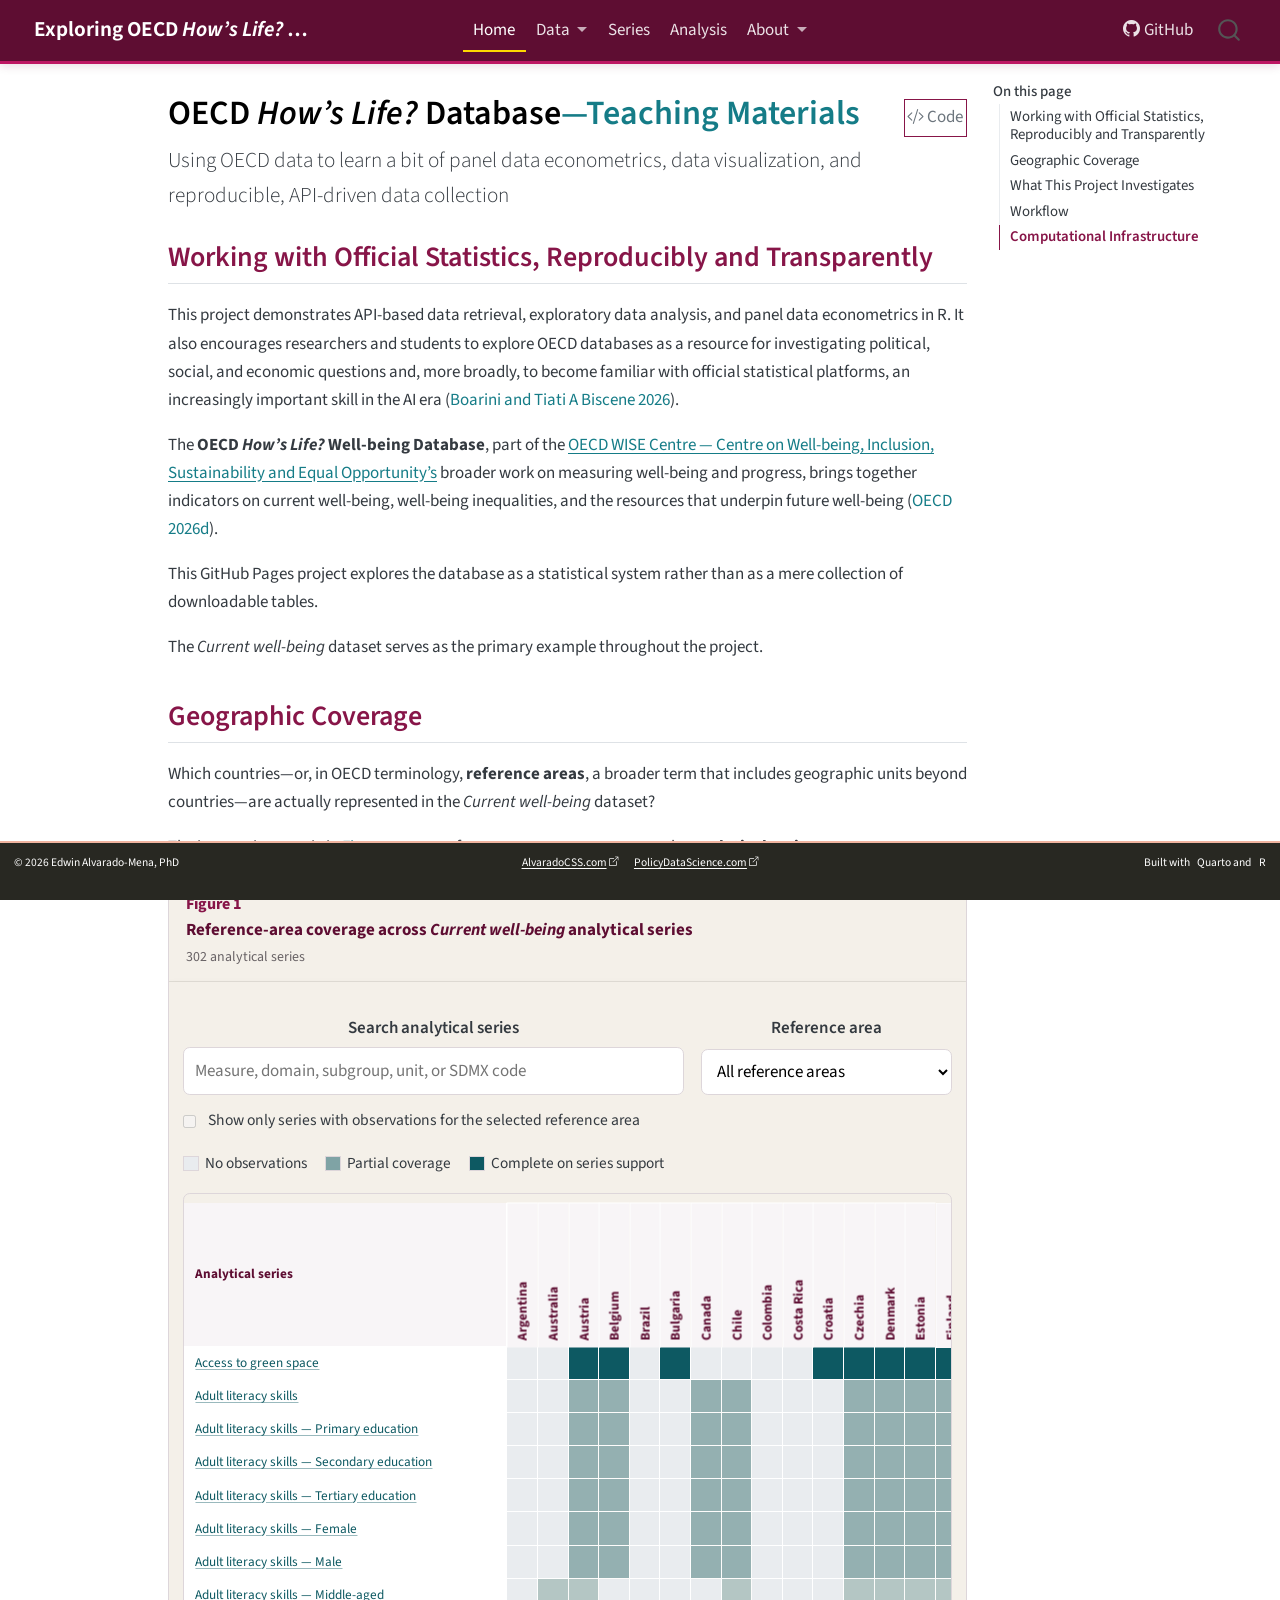
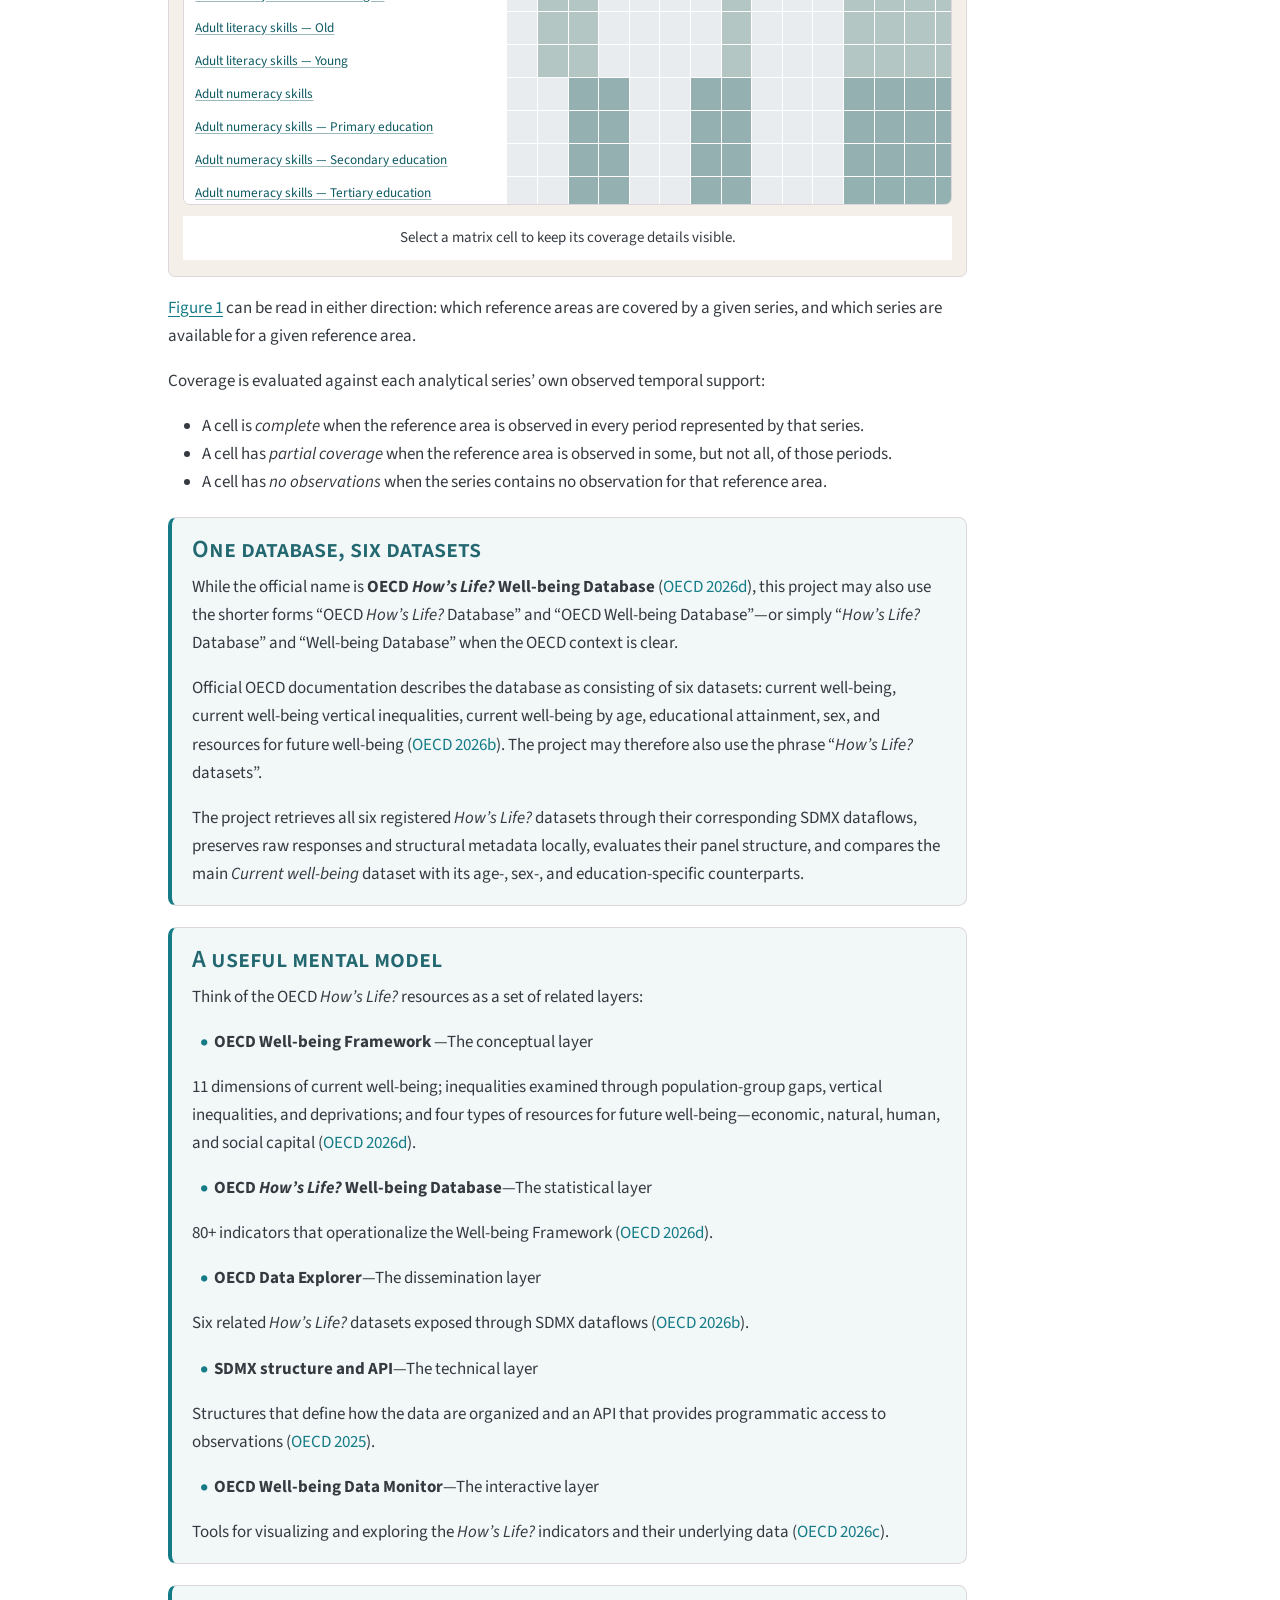
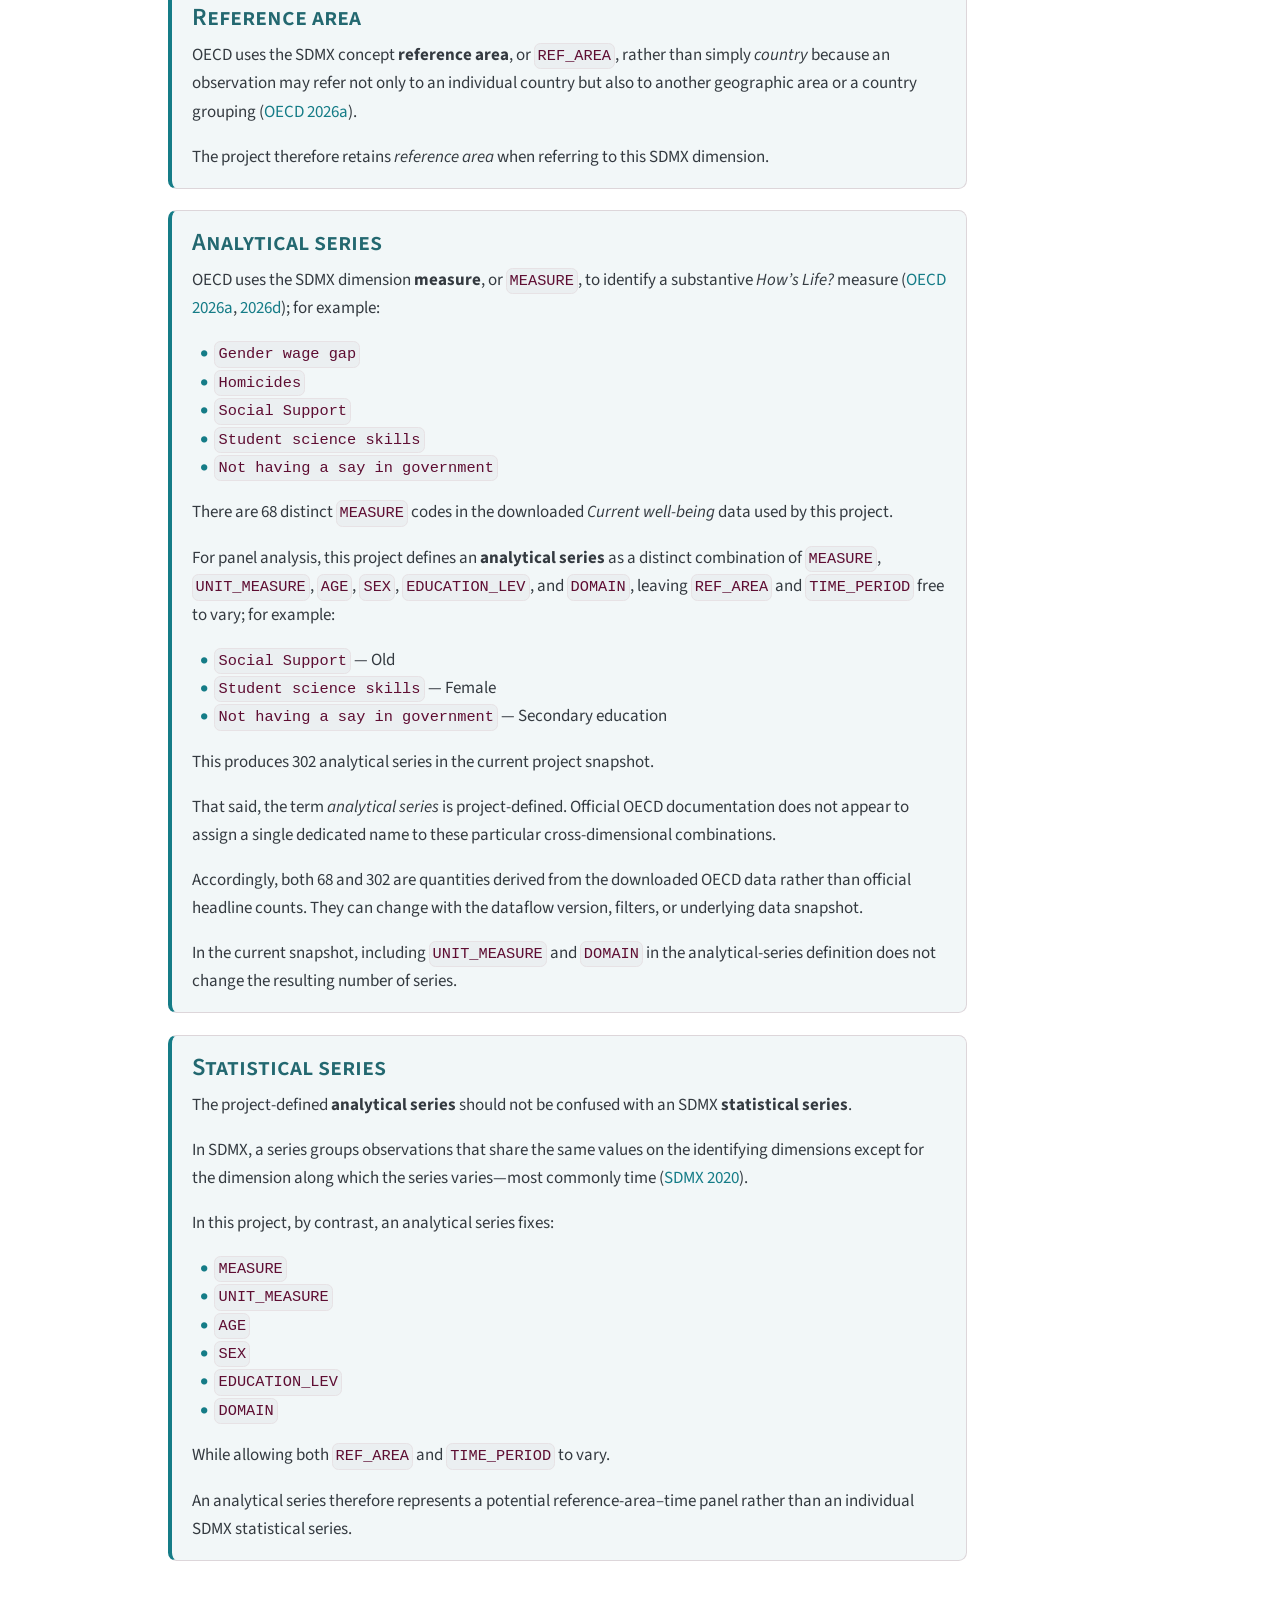
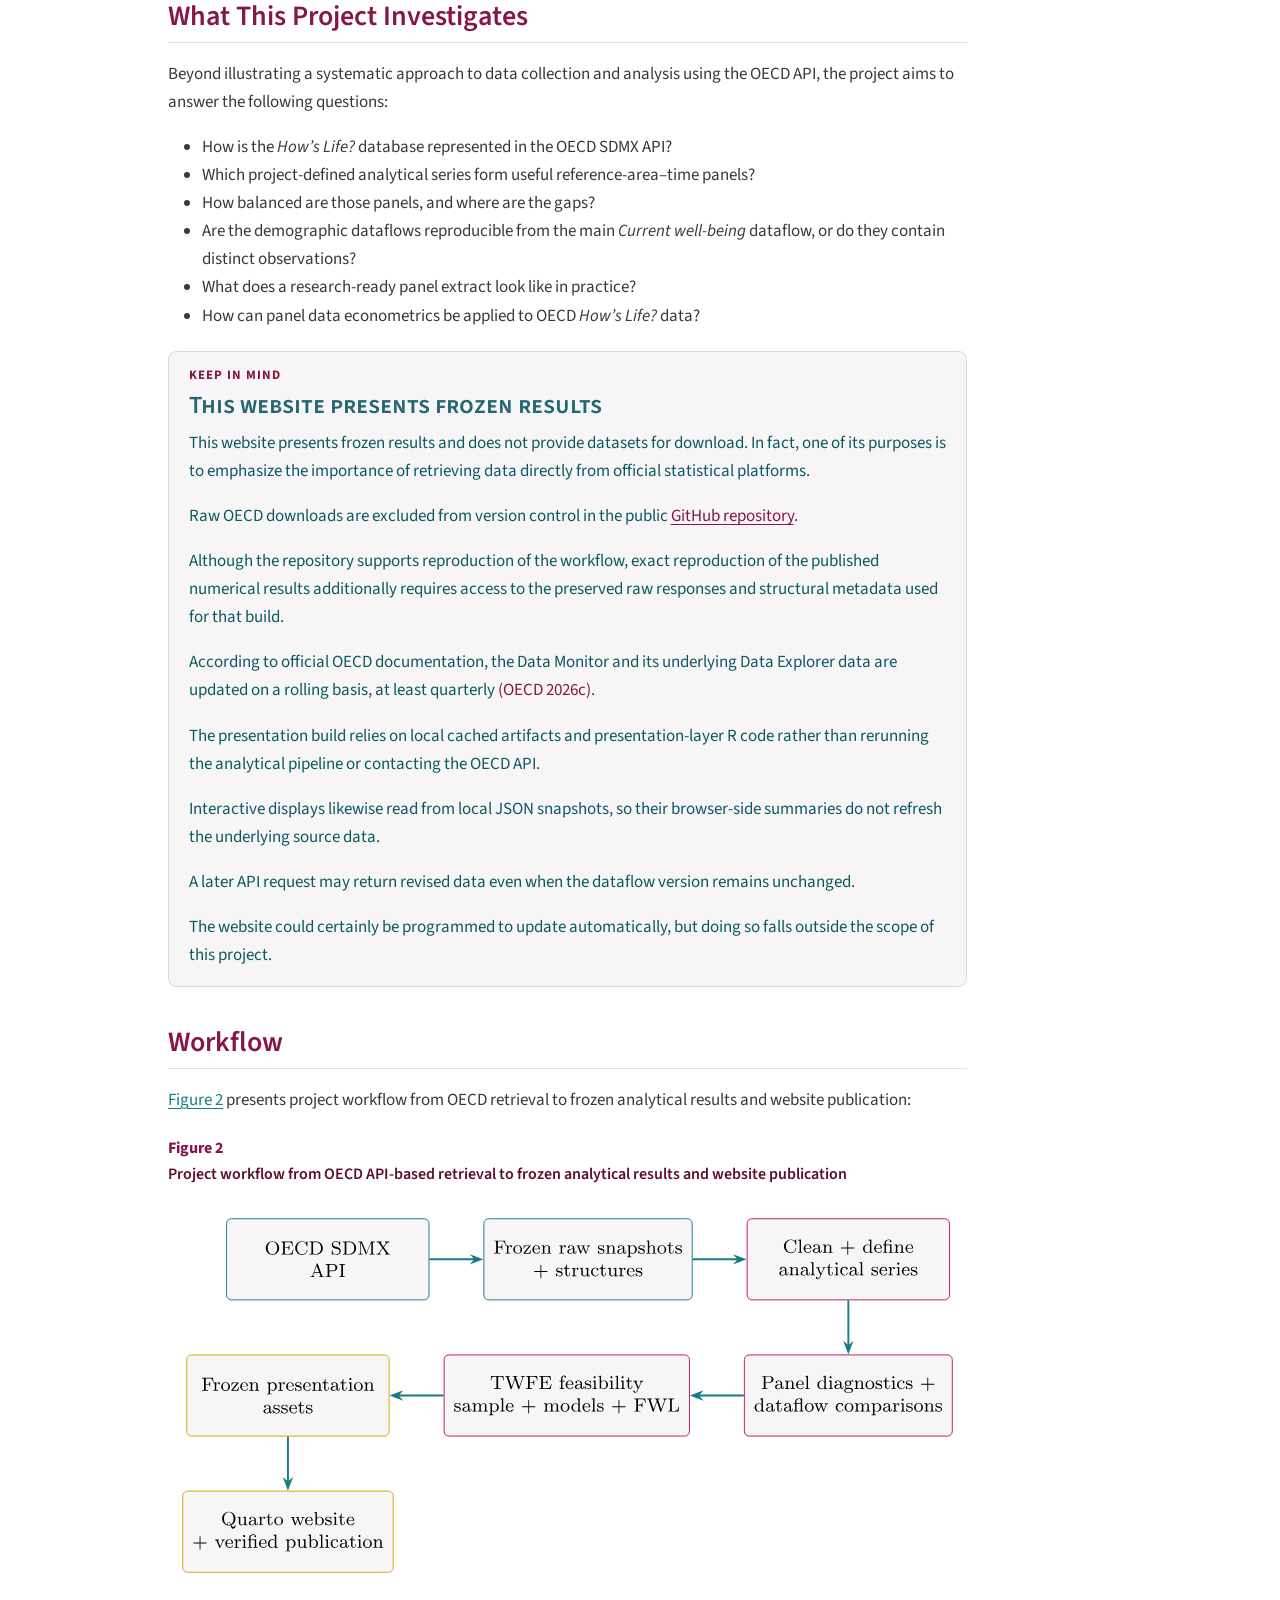
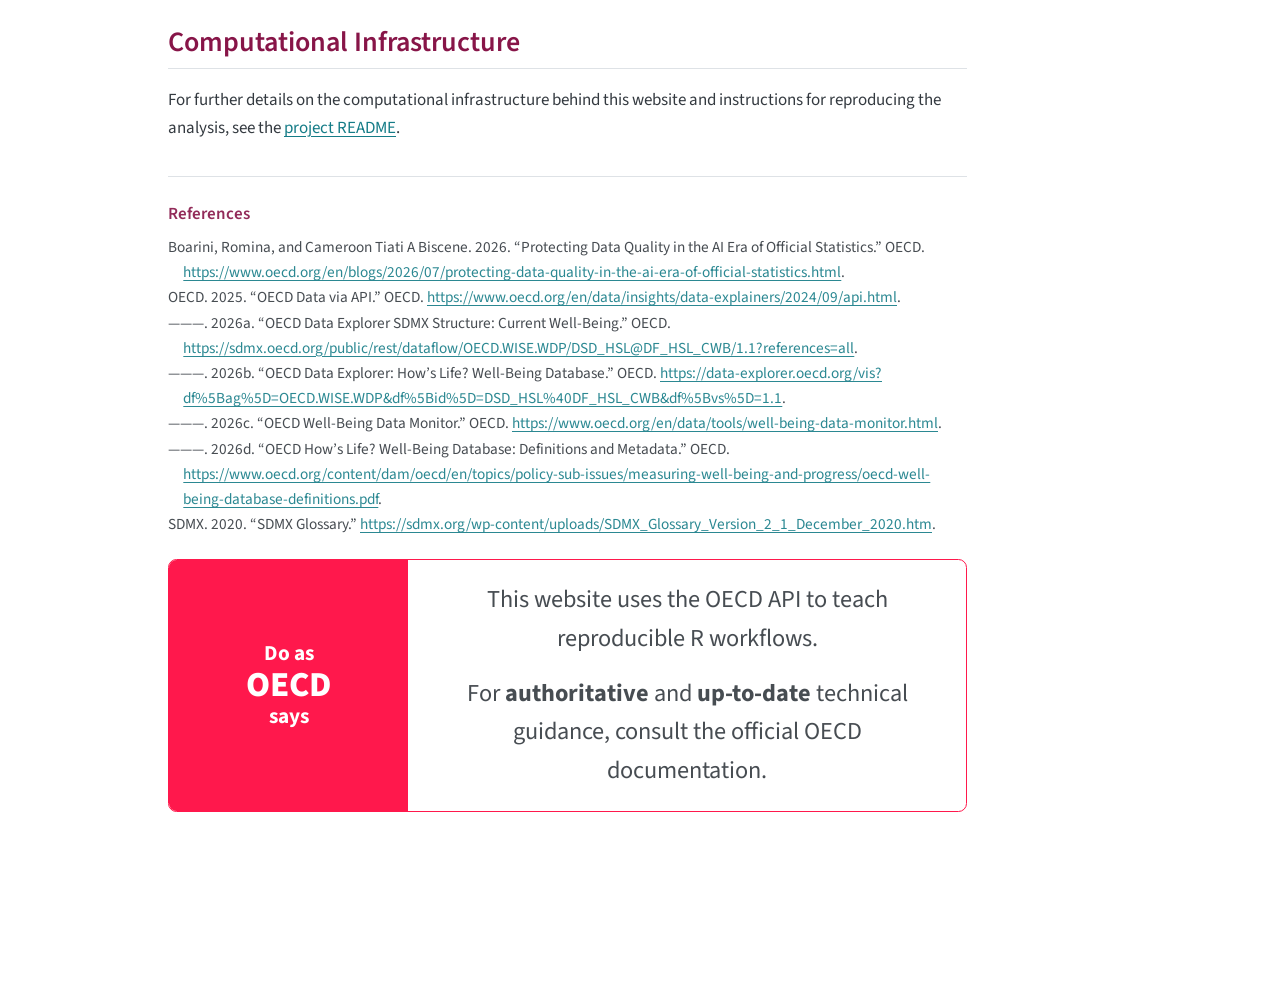
<file: docs/index.html>
<!DOCTYPE html>
<html xmlns="http://www.w3.org/1999/xhtml" lang="en" xml:lang="en"><head>

<meta charset="utf-8">
<meta name="generator" content="quarto-1.8.25">

<meta name="viewport" content="width=device-width, initial-scale=1.0, user-scalable=yes">


<title>OECD How’s Life? Database—Teaching Materials – Exploring OECD &lt;em&gt;How’s Life?&lt;/em&gt; Database</title>
<style>
code{white-space: pre-wrap;}
span.smallcaps{font-variant: small-caps;}
div.columns{display: flex; gap: min(4vw, 1.5em);}
div.column{flex: auto; overflow-x: auto;}
div.hanging-indent{margin-left: 1.5em; text-indent: -1.5em;}
ul.task-list{list-style: none;}
ul.task-list li input[type="checkbox"] {
  width: 0.8em;
  margin: 0 0.8em 0.2em -1em; /* quarto-specific, see https://github.com/quarto-dev/quarto-cli/issues/4556 */ 
  vertical-align: middle;
}
/* CSS for syntax highlighting */
html { -webkit-text-size-adjust: 100%; }
pre > code.sourceCode { white-space: pre; position: relative; }
pre > code.sourceCode > span { display: inline-block; line-height: 1.25; }
pre > code.sourceCode > span:empty { height: 1.2em; }
.sourceCode { overflow: visible; }
code.sourceCode > span { color: inherit; text-decoration: inherit; }
div.sourceCode { margin: 1em 0; }
pre.sourceCode { margin: 0; }
@media screen {
div.sourceCode { overflow: auto; }
}
@media print {
pre > code.sourceCode { white-space: pre-wrap; }
pre > code.sourceCode > span { text-indent: -5em; padding-left: 5em; }
}
pre.numberSource code
  { counter-reset: source-line 0; }
pre.numberSource code > span
  { position: relative; left: -4em; counter-increment: source-line; }
pre.numberSource code > span > a:first-child::before
  { content: counter(source-line);
    position: relative; left: -1em; text-align: right; vertical-align: baseline;
    border: none; display: inline-block;
    -webkit-touch-callout: none; -webkit-user-select: none;
    -khtml-user-select: none; -moz-user-select: none;
    -ms-user-select: none; user-select: none;
    padding: 0 4px; width: 4em;
  }
pre.numberSource { margin-left: 3em;  padding-left: 4px; }
div.sourceCode
  {   }
@media screen {
pre > code.sourceCode > span > a:first-child::before { text-decoration: underline; }
}
/* CSS for citations */
div.csl-bib-body { }
div.csl-entry {
  clear: both;
  margin-bottom: 0em;
}
.hanging-indent div.csl-entry {
  margin-left:2em;
  text-indent:-2em;
}
div.csl-left-margin {
  min-width:2em;
  float:left;
}
div.csl-right-inline {
  margin-left:2em;
  padding-left:1em;
}
div.csl-indent {
  margin-left: 2em;
}</style>


<script src="site_libs/quarto-nav/quarto-nav.js"></script>
<script src="site_libs/clipboard/clipboard.min.js"></script>
<script src="site_libs/quarto-search/autocomplete.umd.js"></script>
<script src="site_libs/quarto-search/fuse.min.js"></script>
<script src="site_libs/quarto-search/quarto-search.js"></script>
<meta name="quarto:offset" content="./">
<script src="site_libs/quarto-html/quarto.js" type="module"></script>
<script src="site_libs/quarto-html/tabsets/tabsets.js" type="module"></script>
<script src="site_libs/quarto-html/axe/axe-check.js" type="module"></script>
<script src="site_libs/quarto-html/popper.min.js"></script>
<script src="site_libs/quarto-html/tippy.umd.min.js"></script>
<script src="site_libs/quarto-html/anchor.min.js"></script>
<link href="site_libs/quarto-html/tippy.css" rel="stylesheet">
<link href="site_libs/quarto-html/quarto-syntax-highlighting-7b89279ff1a6dce999919e0e67d4d9ec.css" rel="stylesheet" id="quarto-text-highlighting-styles">
<script src="site_libs/bootstrap/bootstrap.min.js"></script>
<link href="site_libs/bootstrap/bootstrap-icons.css" rel="stylesheet">
<link href="site_libs/bootstrap/bootstrap-e31584831b205ffbb2d98406f31c2a5b.min.css" rel="stylesheet" append-hash="true" id="quarto-bootstrap" data-mode="light">
<script src="site_libs/quarto-contrib/iconify-3.0.0/iconify-icon.min.js"></script>
<script id="quarto-search-options" type="application/json">{
  "location": "navbar",
  "copy-button": false,
  "collapse-after": 3,
  "panel-placement": "end",
  "type": "overlay",
  "limit": 50,
  "keyboard-shortcut": [
    "f",
    "/",
    "s"
  ],
  "show-item-context": false,
  "language": {
    "search-no-results-text": "No results",
    "search-matching-documents-text": "matching documents",
    "search-copy-link-title": "Copy link to search",
    "search-hide-matches-text": "Hide additional matches",
    "search-more-match-text": "more match in this document",
    "search-more-matches-text": "more matches in this document",
    "search-clear-button-title": "Clear",
    "search-text-placeholder": "",
    "search-detached-cancel-button-title": "Cancel",
    "search-submit-button-title": "Submit",
    "search-label": "Search"
  }
}</script>


<link rel="stylesheet" href="styles.css">
<meta property="og:title" content="OECD How’s Life? Database—Teaching Materials – Exploring OECD How’s Life? Database">
<meta property="og:description" content="Using OECD data to learn a bit of panel data econometrics, data visualization, and reproducible, API-driven data collection">
<meta property="og:image" content="https://ealvaradomena.github.io/oecd-hows-life/assets/logo-bg-1200x900.png">
<meta property="og:site_name" content="Exploring OECD <em>How’s Life?</em> Database">
<meta property="og:image:height" content="900">
<meta property="og:image:width" content="1200">
<meta name="twitter:title" content="OECD How’s Life? Database—Teaching Materials – Exploring OECD How’s Life? Database">
<meta name="twitter:description" content="Using OECD data to learn a bit of panel data econometrics, data visualization, and reproducible, API-driven data collection">
<meta name="twitter:image" content="https://ealvaradomena.github.io/oecd-hows-life/assets/logo-bg-1200x900.png">
<meta name="twitter:card" content="summary_large_image">
<meta name="twitter:image-height" content="900">
<meta name="twitter:image-width" content="1200">
</head>

<body class="nav-fixed quarto-light">

<div id="quarto-search-results"></div>
  <header id="quarto-header" class="headroom fixed-top">
    <nav class="navbar navbar-expand-lg " data-bs-theme="dark">
      <div class="navbar-container container-fluid">
      <div class="navbar-brand-container mx-auto">
    <a href="./index.html" class="navbar-brand navbar-brand-logo">
    </a>
    <a class="navbar-brand" href="./index.html">
    <span class="navbar-title">Exploring OECD <em>How’s Life?</em> Database</span>
    </a>
  </div>
            <div id="quarto-search" class="" title="Search"></div>
          <button class="navbar-toggler" type="button" data-bs-toggle="collapse" data-bs-target="#navbarCollapse" aria-controls="navbarCollapse" role="menu" aria-expanded="false" aria-label="Toggle navigation" onclick="if (window.quartoToggleHeadroom) { window.quartoToggleHeadroom(); }">
  <span class="navbar-toggler-icon"></span>
</button>
          <div class="collapse navbar-collapse" id="navbarCollapse">
            <ul class="navbar-nav navbar-nav-scroll me-auto">
  <li class="nav-item">
    <a class="nav-link active" href="./index.html" aria-current="page"> 
<span class="menu-text">Home</span></a>
  </li>  
  <li class="nav-item dropdown ">
    <a class="nav-link dropdown-toggle" href="#" id="nav-menu-data" role="link" data-bs-toggle="dropdown" aria-expanded="false">
 <span class="menu-text">Data</span>
    </a>
    <ul class="dropdown-menu" aria-labelledby="nav-menu-data">    
        <li>
    <a class="dropdown-item" href="./analysis/01-api-and-structure.html">
 <span class="dropdown-text">OECD API</span></a>
  </li>  
        <li>
    <a class="dropdown-item" href="./analysis/02-database-inventory.html">
 <span class="dropdown-text">Database Inventory</span></a>
  </li>  
        <li>
    <a class="dropdown-item" href="./analysis/03-panel-structure.html">
 <span class="dropdown-text">Panel Data</span></a>
  </li>  
        <li>
    <a class="dropdown-item" href="./analysis/04-demographic-comparisons.html">
 <span class="dropdown-text">Demographic Comparisons</span></a>
  </li>  
    </ul>
  </li>
  <li class="nav-item">
    <a class="nav-link" href="./analysis/05-series-explorer.html"> 
<span class="menu-text">Series</span></a>
  </li>  
  <li class="nav-item">
    <a class="nav-link" href="./analysis/06-twfe-analysis.html"> 
<span class="menu-text">Analysis</span></a>
  </li>  
  <li class="nav-item dropdown ">
    <a class="nav-link dropdown-toggle" href="#" id="nav-menu-about" role="link" data-bs-toggle="dropdown" aria-expanded="false">
 <span class="menu-text">About</span>
    </a>
    <ul class="dropdown-menu" aria-labelledby="nav-menu-about">    
        <li>
    <a class="dropdown-item" href="./analysis/how-this-project-works.html">
 <span class="dropdown-text">How This Project Works</span></a>
  </li>  
    </ul>
  </li>
</ul>
            <ul class="navbar-nav navbar-nav-scroll ms-auto">
  <li class="nav-item">
    <a class="nav-link" href="https://github.com/ealvaradomena/oecd-hows-life"> <i class="bi bi-github" role="img" aria-label="GitHub">
</i> 
<span class="menu-text">GitHub</span></a>
  </li>  
</ul>
          </div> <!-- /navcollapse -->
            <div class="quarto-navbar-tools">
</div>
      </div> <!-- /container-fluid -->
    </nav>
</header>
<!-- content -->
<div id="quarto-content" class="quarto-container page-columns page-rows-contents page-layout-article page-navbar">
<!-- sidebar -->
<!-- margin-sidebar -->
    <div id="quarto-margin-sidebar" class="sidebar margin-sidebar">
        <nav id="TOC" role="doc-toc" class="toc-active">
    <h2 id="toc-title">On this page</h2>
   
  <ul class="collapse">
  <li><a href="#working-with-official-statistics-reproducibly-and-transparently" id="toc-working-with-official-statistics-reproducibly-and-transparently" class="nav-link active" data-scroll-target="#working-with-official-statistics-reproducibly-and-transparently">Working with Official Statistics, Reproducibly and Transparently</a></li>
  <li><a href="#country-coverage" id="toc-country-coverage" class="nav-link" data-scroll-target="#country-coverage">Geographic Coverage</a></li>
  <li><a href="#what-this-project-investigates" id="toc-what-this-project-investigates" class="nav-link" data-scroll-target="#what-this-project-investigates">What This Project Investigates</a></li>
  <li><a href="#workflow" id="toc-workflow" class="nav-link" data-scroll-target="#workflow">Workflow</a></li>
  <li><a href="#computational-infrastructure" id="toc-computational-infrastructure" class="nav-link" data-scroll-target="#computational-infrastructure">Computational Infrastructure</a></li>
  </ul>
</nav>
    </div>
<!-- main -->
<main class="content" id="quarto-document-content">

<header id="title-block-header" class="quarto-title-block default">
<div class="quarto-title">
<div class="quarto-title-block"><div><h1 class="title">OECD <em>How’s Life?</em> Database<span class="title-teaching-materials">—Teaching Materials</span></h1><button type="button" class="btn code-tools-button" id="quarto-code-tools-source"><i class="bi"></i> Code</button></div></div>
<p class="subtitle lead">Using OECD data to learn a bit of panel data econometrics, data visualization, and reproducible, API-driven data collection</p>
</div>



<div class="quarto-title-meta">

    
  
    
  </div>
  


</header>


<section id="working-with-official-statistics-reproducibly-and-transparently" class="level2">
<h2 class="anchored" data-anchor-id="working-with-official-statistics-reproducibly-and-transparently">Working with Official Statistics, Reproducibly and Transparently</h2>
<p>This project demonstrates API-based data retrieval, exploratory data analysis, and panel data econometrics in R. It also encourages researchers and students to explore OECD databases as a resource for investigating political, social, and economic questions and, more broadly, to become familiar with official statistical platforms, an increasingly important skill in the AI era <span class="citation" data-cites="boarini2026protecting">(<a href="#ref-boarini2026protecting" role="doc-biblioref">Boarini and Tiati A Biscene 2026</a>)</span>.</p>
<p>The <strong>OECD <em>How’s Life?</em> Well-being Database</strong>, part of the <a href="https://www.oecd.org/en/about/directorates/centre-on-well-being-inclusion-sustainability-and-equal-opportunity.html">OECD WISE Centre — Centre on Well-being, Inclusion, Sustainability and Equal Opportunity’s</a> broader work on measuring well-being and progress, brings together indicators on current well-being, well-being inequalities, and the resources that underpin future well-being <span class="citation" data-cites="oecd_hows_life_metadata_2026">(<a href="#ref-oecd_hows_life_metadata_2026" role="doc-biblioref">OECD 2026d</a>)</span>.</p>
<p>This GitHub Pages project explores the database as a statistical system rather than as a mere collection of downloadable tables.</p>
<p>The <em>Current well-being</em> dataset serves as the primary example throughout the project.</p>
</section>
<section id="country-coverage" class="level2">
<h2 class="anchored" data-anchor-id="country-coverage">Geographic Coverage</h2>
<p>Which countries—or, in OECD terminology, <strong>reference areas</strong>, a broader term that includes geographic units beyond countries—are actually represented in the <em>Current well-being</em> dataset?</p>
<p>The interactive matrix in <a href="#fig-country-coverage" class="quarto-xref">Figure&nbsp;1</a> maps reference-area coverage across the <strong>analytical series</strong>.</p>
<div id="fig-country-coverage" class="quarto-float quarto-figure quarto-figure-center anchored">
<figure class="quarto-float quarto-float-fig figure">
<figcaption class="quarto-float-caption-top quarto-float-caption quarto-float-fig" id="fig-country-coverage-caption-0ceaefa1-69ba-4598-a22c-09a6ac19f8ca">
<span class="object-caption-number">Figure&nbsp;1</span>
<span class="object-caption-title">Reference-area coverage across <em>Current well-being</em> analytical series</span>
<span class="object-caption-subtitle">302 analytical series</span>
</figcaption>
<div aria-describedby="fig-country-coverage-caption-0ceaefa1-69ba-4598-a22c-09a6ac19f8ca">
<div id="country-coverage-matrix" class="country-coverage" aria-live="polite">
<p class="series-loading">
Loading country coverage…
</p>
</div>
</div>
</figure>
</div>
<noscript>
This coverage explorer requires JavaScript.
</noscript>
<script src="assets/country-coverage.js" defer=""></script>
<p><a href="#fig-country-coverage" class="quarto-xref">Figure&nbsp;1</a> can be read in either direction: which reference areas are covered by a given series, and which series are available for a given reference area.</p>
<p>Coverage is evaluated against each analytical series’ own observed temporal support:</p>
<ul>
<li>A cell is <em>complete</em> when the reference area is observed in every period represented by that series.</li>
<li>A cell has <em>partial coverage</em> when the reference area is observed in some, but not all, of those periods.</li>
<li>A cell has <em>no observations</em> when the series contains no observation for that reference area.</li>
</ul>
<section id="one-database-six-datasets" class="level3 data-note">
<h3 class="anchored" data-anchor-id="one-database-six-datasets"><span class="smallcaps">One database, six datasets</span></h3>
<p>While the official name is <strong>OECD <em>How’s Life?</em> Well-being Database</strong> <span class="citation" data-cites="oecd_hows_life_metadata_2026">(<a href="#ref-oecd_hows_life_metadata_2026" role="doc-biblioref">OECD 2026d</a>)</span>, this project may also use the shorter forms “OECD <em>How’s Life?</em> Database” and “OECD Well-being Database”—or simply “<em>How’s Life?</em> Database” and “Well-being Database” when the OECD context is clear.</p>
<p>Official OECD documentation describes the database as consisting of six datasets: current well-being, current well-being vertical inequalities, current well-being by age, educational attainment, sex, and resources for future well-being <span class="citation" data-cites="oecd_data_explorer_hows_life_2026">(<a href="#ref-oecd_data_explorer_hows_life_2026" role="doc-biblioref">OECD 2026b</a>)</span>. The project may therefore also use the phrase “<em>How’s Life?</em> datasets”.</p>
<p>The project retrieves all six registered <em>How’s Life?</em> datasets through their corresponding SDMX dataflows, preserves raw responses and structural metadata locally, evaluates their panel structure, and compares the main <em>Current well-being</em> dataset with its age-, sex-, and education-specific counterparts.</p>
</section>
<section id="a-useful-mental-model" class="level3 data-note">
<h3 class="anchored" data-anchor-id="a-useful-mental-model"><span class="smallcaps">A useful mental model</span></h3>
<p>Think of the OECD <em>How’s Life?</em> resources as a set of related layers:</p>
<ul>
<li><strong>OECD Well-being Framework</strong> —The conceptual layer</li>
</ul>
<p>11 dimensions of current well-being; inequalities examined through population-group gaps, vertical inequalities, and deprivations; and four types of resources for future well-being—economic, natural, human, and social capital <span class="citation" data-cites="oecd_hows_life_metadata_2026">(<a href="#ref-oecd_hows_life_metadata_2026" role="doc-biblioref">OECD 2026d</a>)</span>.</p>
<ul>
<li><strong>OECD <em>How’s Life?</em> Well-being Database</strong>—The statistical layer</li>
</ul>
<p>80+ indicators that operationalize the Well-being Framework <span class="citation" data-cites="oecd_hows_life_metadata_2026">(<a href="#ref-oecd_hows_life_metadata_2026" role="doc-biblioref">OECD 2026d</a>)</span>.</p>
<ul>
<li><strong>OECD Data Explorer</strong>—The dissemination layer</li>
</ul>
<p>Six related <em>How’s Life?</em> datasets exposed through SDMX dataflows <span class="citation" data-cites="oecd_data_explorer_hows_life_2026">(<a href="#ref-oecd_data_explorer_hows_life_2026" role="doc-biblioref">OECD 2026b</a>)</span>.</p>
<ul>
<li><strong>SDMX structure and API</strong>—The technical layer</li>
</ul>
<p>Structures that define how the data are organized and an API that provides programmatic access to observations <span class="citation" data-cites="oecd_api_2025">(<a href="#ref-oecd_api_2025" role="doc-biblioref">OECD 2025</a>)</span>.</p>
<ul>
<li><strong>OECD Well-being Data Monitor</strong>—The interactive layer</li>
</ul>
<p>Tools for visualizing and exploring the <em>How’s Life?</em> indicators and their underlying data <span class="citation" data-cites="oecd_wellbeing_monitor_2026">(<a href="#ref-oecd_wellbeing_monitor_2026" role="doc-biblioref">OECD 2026c</a>)</span>.</p>
</section>
<section id="reference-area" class="level3 data-note">
<h3 class="anchored" data-anchor-id="reference-area"><span class="smallcaps">Reference area</span></h3>
<p>OECD uses the SDMX concept <strong>reference area</strong>, or <code>REF_AREA</code>, rather than simply <em>country</em> because an observation may refer not only to an individual country but also to another geographic area or a country grouping <span class="citation" data-cites="oecd_hows_life_structure_2026">(<a href="#ref-oecd_hows_life_structure_2026" role="doc-biblioref">OECD 2026a</a>)</span>.</p>
<p>The project therefore retains <em>reference area</em> when referring to this SDMX dimension.</p>
</section>
<section id="analytical-series" class="level3 data-note">
<h3 class="anchored" data-anchor-id="analytical-series"><span class="smallcaps">Analytical series</span></h3>
<p>OECD uses the SDMX dimension <strong>measure</strong>, or <code>MEASURE</code>, to identify a substantive <em>How’s Life?</em> measure <span class="citation" data-cites="oecd_hows_life_structure_2026 oecd_hows_life_metadata_2026">(<a href="#ref-oecd_hows_life_structure_2026" role="doc-biblioref">OECD 2026a</a>, <a href="#ref-oecd_hows_life_metadata_2026" role="doc-biblioref">2026d</a>)</span>; for example:</p>
<ul>
<li><code>Gender wage gap</code></li>
<li><code>Homicides</code></li>
<li><code>Social Support</code></li>
<li><code>Student science skills</code></li>
<li><code>Not having a say in government</code></li>
</ul>
<p>There are 68 distinct <code>MEASURE</code> codes in the downloaded <em>Current well-being</em> data used by this project.</p>
<p>For panel analysis, this project defines an <strong>analytical series</strong> as a distinct combination of <code>MEASURE</code>, <code>UNIT_MEASURE</code>, <code>AGE</code>, <code>SEX</code>, <code>EDUCATION_LEV</code>, and <code>DOMAIN</code>, leaving <code>REF_AREA</code> and <code>TIME_PERIOD</code> free to vary; for example:</p>
<ul>
<li><code>Social Support</code> — Old</li>
<li><code>Student science skills</code> — Female</li>
<li><code>Not having a say in government</code> — Secondary education</li>
</ul>
<p>This produces 302 analytical series in the current project snapshot.</p>
<p>That said, the term <em>analytical series</em> is project-defined. Official OECD documentation does not appear to assign a single dedicated name to these particular cross-dimensional combinations.</p>
<p>Accordingly, both 68 and 302 are quantities derived from the downloaded OECD data rather than official headline counts. They can change with the dataflow version, filters, or underlying data snapshot.</p>
<p>In the current snapshot, including <code>UNIT_MEASURE</code> and <code>DOMAIN</code> in the analytical-series definition does not change the resulting number of series.</p>
</section>
<section id="statistical-series" class="level3 data-note">
<h3 class="anchored" data-anchor-id="statistical-series"><span class="smallcaps">Statistical series</span></h3>
<p>The project-defined <strong>analytical series</strong> should not be confused with an SDMX <strong>statistical series</strong>.</p>
<p>In SDMX, a series groups observations that share the same values on the identifying dimensions except for the dimension along which the series varies—most commonly time <span class="citation" data-cites="sdmx_glossary_2020">(<a href="#ref-sdmx_glossary_2020" role="doc-biblioref">SDMX 2020</a>)</span>.</p>
<p>In this project, by contrast, an analytical series fixes:</p>
<ul>
<li><code>MEASURE</code></li>
<li><code>UNIT_MEASURE</code></li>
<li><code>AGE</code></li>
<li><code>SEX</code></li>
<li><code>EDUCATION_LEV</code></li>
<li><code>DOMAIN</code></li>
</ul>
<p>While allowing both <code>REF_AREA</code> and <code>TIME_PERIOD</code> to vary.</p>
<p>An analytical series therefore represents a potential reference-area–time panel rather than an individual SDMX statistical series.</p>
</section>
</section>
<section id="what-this-project-investigates" class="level2">
<h2 class="anchored" data-anchor-id="what-this-project-investigates">What This Project Investigates</h2>
<p>Beyond illustrating a systematic approach to data collection and analysis using the OECD API, the project aims to answer the following questions:</p>
<ul>
<li>How is the <em>How’s Life?</em> database represented in the OECD SDMX API?</li>
<li>Which project-defined analytical series form useful reference-area–time panels?</li>
<li>How balanced are those panels, and where are the gaps?</li>
<li>Are the demographic dataflows reproducible from the main <em>Current well-being</em> dataflow, or do they contain distinct observations?</li>
<li>What does a research-ready panel extract look like in practice?</li>
<li>How can panel data econometrics be applied to OECD <em>How’s Life?</em> data?</li>
</ul>
<section id="this-website-presents-frozen-results" class="level3 context-note">
<h3 class="anchored" data-anchor-id="this-website-presents-frozen-results"><span class="smallcaps">This website presents frozen results</span></h3>
<p>This website presents frozen results and does not provide datasets for download. In fact, one of its purposes is to emphasize the importance of retrieving data directly from official statistical platforms.</p>
<p>Raw OECD downloads are excluded from version control in the public <a href="https://github.com/ealvaradomena/oecd-hows-life">GitHub repository</a>.</p>
<p>Although the repository supports reproduction of the workflow, exact reproduction of the published numerical results additionally requires access to the preserved raw responses and structural metadata used for that build.</p>
<p>According to official OECD documentation, the Data Monitor and its underlying Data Explorer data are updated on a rolling basis, at least quarterly <span class="citation" data-cites="oecd_wellbeing_monitor_2026">(<a href="#ref-oecd_wellbeing_monitor_2026" role="doc-biblioref">OECD 2026c</a>)</span>.</p>
<p>The presentation build relies on local cached artifacts and presentation-layer R code rather than rerunning the analytical pipeline or contacting the OECD API.</p>
<p>Interactive displays likewise read from local JSON snapshots, so their browser-side summaries do not refresh the underlying source data.</p>
<p>A later API request may return revised data even when the dataflow version remains unchanged.</p>
<p>The website could certainly be programmed to update automatically, but doing so falls outside the scope of this project.</p>
</section>
</section>
<section id="workflow" class="level2">
<h2 class="anchored" data-anchor-id="workflow">Workflow</h2>
<p><a href="#fig-project-workflow" class="quarto-xref">Figure&nbsp;2</a> presents project workflow from OECD retrieval to frozen analytical results and website publication:</p>
<div id="fig-project-workflow" class="quarto-float quarto-figure quarto-figure-center anchored">
<figure class="quarto-float quarto-float-fig figure">
<figcaption class="quarto-float-caption-top quarto-float-caption quarto-float-fig" id="fig-project-workflow-caption-0ceaefa1-69ba-4598-a22c-09a6ac19f8ca">
<span class="object-caption-number">Figure&nbsp;2</span>
<span class="object-caption-title">Project workflow from OECD API-based retrieval to frozen analytical results and website publication</span>
</figcaption>
<div aria-describedby="fig-project-workflow-caption-0ceaefa1-69ba-4598-a22c-09a6ac19f8ca">
<p><img src="assets/project-workflow.svg" class="workflow-diagram figure-img" alt="Project workflow from OECD SDMX retrieval through frozen analytical results to verified Quarto publication."></p>
</div>
</figure>
</div>
</section>
<section id="computational-infrastructure" class="level2">
<h2 class="anchored" data-anchor-id="computational-infrastructure">Computational Infrastructure</h2>
<p>For further details on the computational infrastructure behind this website and instructions for reproducing the analysis, see the <a href="https://github.com/ealvaradomena/oecd-hows-life#recomputing-the-analysis-later">project README</a>.</p>
<script src="assets/site-refinements.js" defer=""></script>
<div class="oecd-rules">
<div class="oecd-rules__slogan">
<span class="oecd-rules__slogan-line">Do as</span><br>
<span class="oecd-rules__slogan-oecd">OECD</span><br>
<span class="oecd-rules__slogan-line">says</span>
</div>
<div class="oecd-rules__guidance">
<p>This website uses the OECD API to teach reproducible R workflows.</p>
<p>For <strong>authoritative</strong> and <strong>up-to-date</strong> technical guidance, consult the official OECD documentation.</p>
</div>
</div>


<!-- -->


</section>

<div id="quarto-appendix" class="default"><section class="quarto-appendix-contents" role="doc-bibliography" id="quarto-bibliography"><h2 class="anchored quarto-appendix-heading">References</h2><div id="refs" class="references csl-bib-body hanging-indent" data-entry-spacing="0" role="list">
<div id="ref-boarini2026protecting" class="csl-entry" role="listitem">
Boarini, Romina, and Cameroon Tiati A Biscene. 2026. <span>“Protecting Data Quality in the AI Era of Official Statistics.”</span> OECD. <a href="https://www.oecd.org/en/blogs/2026/07/protecting-data-quality-in-the-ai-era-of-official-statistics.html">https://www.oecd.org/en/blogs/2026/07/protecting-data-quality-in-the-ai-era-of-official-statistics.html</a>.
</div>
<div id="ref-oecd_api_2025" class="csl-entry" role="listitem">
OECD. 2025. <span>“OECD Data via API.”</span> OECD. <a href="https://www.oecd.org/en/data/insights/data-explainers/2024/09/api.html">https://www.oecd.org/en/data/insights/data-explainers/2024/09/api.html</a>.
</div>
<div id="ref-oecd_hows_life_structure_2026" class="csl-entry" role="listitem">
———. 2026a. <span>“OECD Data Explorer SDMX Structure: Current Well-Being.”</span> OECD. <a href="https://sdmx.oecd.org/public/rest/dataflow/OECD.WISE.WDP/DSD_HSL@DF_HSL_CWB/1.1?references=all">https://sdmx.oecd.org/public/rest/dataflow/OECD.WISE.WDP/DSD_HSL@DF_HSL_CWB/1.1?references=all</a>.
</div>
<div id="ref-oecd_data_explorer_hows_life_2026" class="csl-entry" role="listitem">
———. 2026b. <span>“OECD Data Explorer: How’s Life? Well-Being Database.”</span> OECD. <a href="https://data-explorer.oecd.org/vis?df%5Bag%5D=OECD.WISE.WDP&amp;df%5Bid%5D=DSD_HSL%40DF_HSL_CWB&amp;df%5Bvs%5D=1.1">https://data-explorer.oecd.org/vis?df%5Bag%5D=OECD.WISE.WDP&amp;df%5Bid%5D=DSD_HSL%40DF_HSL_CWB&amp;df%5Bvs%5D=1.1</a>.
</div>
<div id="ref-oecd_wellbeing_monitor_2026" class="csl-entry" role="listitem">
———. 2026c. <span>“OECD Well-Being Data Monitor.”</span> OECD. <a href="https://www.oecd.org/en/data/tools/well-being-data-monitor.html">https://www.oecd.org/en/data/tools/well-being-data-monitor.html</a>.
</div>
<div id="ref-oecd_hows_life_metadata_2026" class="csl-entry" role="listitem">
———. 2026d. <span>“OECD How’s Life? Well-Being Database: Definitions and Metadata.”</span> OECD. <a href="https://www.oecd.org/content/dam/oecd/en/topics/policy-sub-issues/measuring-well-being-and-progress/oecd-well-being-database-definitions.pdf">https://www.oecd.org/content/dam/oecd/en/topics/policy-sub-issues/measuring-well-being-and-progress/oecd-well-being-database-definitions.pdf</a>.
</div>
<div id="ref-sdmx_glossary_2020" class="csl-entry" role="listitem">
SDMX. 2020. <span>“SDMX Glossary.”</span> <a href="https://sdmx.org/wp-content/uploads/SDMX_Glossary_Version_2_1_December_2020.htm">https://sdmx.org/wp-content/uploads/SDMX_Glossary_Version_2_1_December_2020.htm</a>.
</div>
</div></section></div></main> <!-- /main -->
<script id="quarto-html-after-body" type="application/javascript">
  window.document.addEventListener("DOMContentLoaded", function (event) {
    const icon = "";
    const anchorJS = new window.AnchorJS();
    anchorJS.options = {
      placement: 'right',
      icon: icon
    };
    anchorJS.add('.anchored');
    const isCodeAnnotation = (el) => {
      for (const clz of el.classList) {
        if (clz.startsWith('code-annotation-')) {                     
          return true;
        }
      }
      return false;
    }
    const onCopySuccess = function(e) {
      // button target
      const button = e.trigger;
      // don't keep focus
      button.blur();
      // flash "checked"
      button.classList.add('code-copy-button-checked');
      var currentTitle = button.getAttribute("title");
      button.setAttribute("title", "Copied!");
      let tooltip;
      if (window.bootstrap) {
        button.setAttribute("data-bs-toggle", "tooltip");
        button.setAttribute("data-bs-placement", "left");
        button.setAttribute("data-bs-title", "Copied!");
        tooltip = new bootstrap.Tooltip(button, 
          { trigger: "manual", 
            customClass: "code-copy-button-tooltip",
            offset: [0, -8]});
        tooltip.show();    
      }
      setTimeout(function() {
        if (tooltip) {
          tooltip.hide();
          button.removeAttribute("data-bs-title");
          button.removeAttribute("data-bs-toggle");
          button.removeAttribute("data-bs-placement");
        }
        button.setAttribute("title", currentTitle);
        button.classList.remove('code-copy-button-checked');
      }, 1000);
      // clear code selection
      e.clearSelection();
    }
    const getTextToCopy = function(trigger) {
      const outerScaffold = trigger.parentElement.cloneNode(true);
      const codeEl = outerScaffold.querySelector('code');
      for (const childEl of codeEl.children) {
        if (isCodeAnnotation(childEl)) {
          childEl.remove();
        }
      }
      return codeEl.innerText;
    }
    const clipboard = new window.ClipboardJS('.code-copy-button:not([data-in-quarto-modal])', {
      text: getTextToCopy
    });
    clipboard.on('success', onCopySuccess);
    if (window.document.getElementById('quarto-embedded-source-code-modal')) {
      const clipboardModal = new window.ClipboardJS('.code-copy-button[data-in-quarto-modal]', {
        text: getTextToCopy,
        container: window.document.getElementById('quarto-embedded-source-code-modal')
      });
      clipboardModal.on('success', onCopySuccess);
    }
    const viewSource = window.document.getElementById('quarto-view-source') ||
                       window.document.getElementById('quarto-code-tools-source');
    if (viewSource) {
      const sourceUrl = viewSource.getAttribute("data-quarto-source-url");
      viewSource.addEventListener("click", function(e) {
        if (sourceUrl) {
          // rstudio viewer pane
          if (/\bcapabilities=\b/.test(window.location)) {
            window.open(sourceUrl);
          } else {
            window.location.href = sourceUrl;
          }
        } else {
          const modal = new bootstrap.Modal(document.getElementById('quarto-embedded-source-code-modal'));
          modal.show();
        }
        return false;
      });
    }
    function toggleCodeHandler(show) {
      return function(e) {
        const detailsSrc = window.document.querySelectorAll(".cell > details > .sourceCode");
        for (let i=0; i<detailsSrc.length; i++) {
          const details = detailsSrc[i].parentElement;
          if (show) {
            details.open = true;
          } else {
            details.removeAttribute("open");
          }
        }
        const cellCodeDivs = window.document.querySelectorAll(".cell > .sourceCode");
        const fromCls = show ? "hidden" : "unhidden";
        const toCls = show ? "unhidden" : "hidden";
        for (let i=0; i<cellCodeDivs.length; i++) {
          const codeDiv = cellCodeDivs[i];
          if (codeDiv.classList.contains(fromCls)) {
            codeDiv.classList.remove(fromCls);
            codeDiv.classList.add(toCls);
          } 
        }
        return false;
      }
    }
    const hideAllCode = window.document.getElementById("quarto-hide-all-code");
    if (hideAllCode) {
      hideAllCode.addEventListener("click", toggleCodeHandler(false));
    }
    const showAllCode = window.document.getElementById("quarto-show-all-code");
    if (showAllCode) {
      showAllCode.addEventListener("click", toggleCodeHandler(true));
    }
      var localhostRegex = new RegExp(/^(?:http|https):\/\/localhost\:?[0-9]*\//);
      var mailtoRegex = new RegExp(/^mailto:/);
        var filterRegex = new RegExp("https:\/\/ealvaradomena\.github\.io\/oecd-hows-life\/");
      var isInternal = (href) => {
          return filterRegex.test(href) || localhostRegex.test(href) || mailtoRegex.test(href);
      }
      // Inspect non-navigation links and adorn them if external
     var links = window.document.querySelectorAll('a[href]:not(.nav-link):not(.navbar-brand):not(.toc-action):not(.sidebar-link):not(.sidebar-item-toggle):not(.pagination-link):not(.no-external):not([aria-hidden]):not(.dropdown-item):not(.quarto-navigation-tool):not(.about-link)');
      for (var i=0; i<links.length; i++) {
        const link = links[i];
        if (!isInternal(link.href)) {
          // undo the damage that might have been done by quarto-nav.js in the case of
          // links that we want to consider external
          if (link.dataset.originalHref !== undefined) {
            link.href = link.dataset.originalHref;
          }
            // target, if specified
            link.setAttribute("target", "_blank");
            if (link.getAttribute("rel") === null) {
              link.setAttribute("rel", "noopener");
            }
        }
      }
    function tippyHover(el, contentFn, onTriggerFn, onUntriggerFn) {
      const config = {
        allowHTML: true,
        maxWidth: 500,
        delay: 100,
        arrow: false,
        appendTo: function(el) {
            return el.parentElement;
        },
        interactive: true,
        interactiveBorder: 10,
        theme: 'quarto',
        placement: 'bottom-start',
      };
      if (contentFn) {
        config.content = contentFn;
      }
      if (onTriggerFn) {
        config.onTrigger = onTriggerFn;
      }
      if (onUntriggerFn) {
        config.onUntrigger = onUntriggerFn;
      }
      window.tippy(el, config); 
    }
    const noterefs = window.document.querySelectorAll('a[role="doc-noteref"]');
    for (var i=0; i<noterefs.length; i++) {
      const ref = noterefs[i];
      tippyHover(ref, function() {
        // use id or data attribute instead here
        let href = ref.getAttribute('data-footnote-href') || ref.getAttribute('href');
        try { href = new URL(href).hash; } catch {}
        const id = href.replace(/^#\/?/, "");
        const note = window.document.getElementById(id);
        if (note) {
          return note.innerHTML;
        } else {
          return "";
        }
      });
    }
    const xrefs = window.document.querySelectorAll('a.quarto-xref');
    const processXRef = (id, note) => {
      // Strip column container classes
      const stripColumnClz = (el) => {
        el.classList.remove("page-full", "page-columns");
        if (el.children) {
          for (const child of el.children) {
            stripColumnClz(child);
          }
        }
      }
      stripColumnClz(note)
      if (id === null || id.startsWith('sec-')) {
        // Special case sections, only their first couple elements
        const container = document.createElement("div");
        if (note.children && note.children.length > 2) {
          container.appendChild(note.children[0].cloneNode(true));
          for (let i = 1; i < note.children.length; i++) {
            const child = note.children[i];
            if (child.tagName === "P" && child.innerText === "") {
              continue;
            } else {
              container.appendChild(child.cloneNode(true));
              break;
            }
          }
          if (window.Quarto?.typesetMath) {
            window.Quarto.typesetMath(container);
          }
          return container.innerHTML
        } else {
          if (window.Quarto?.typesetMath) {
            window.Quarto.typesetMath(note);
          }
          return note.innerHTML;
        }
      } else {
        // Remove any anchor links if they are present
        const anchorLink = note.querySelector('a.anchorjs-link');
        if (anchorLink) {
          anchorLink.remove();
        }
        if (window.Quarto?.typesetMath) {
          window.Quarto.typesetMath(note);
        }
        if (note.classList.contains("callout")) {
          return note.outerHTML;
        } else {
          return note.innerHTML;
        }
      }
    }
    for (var i=0; i<xrefs.length; i++) {
      const xref = xrefs[i];
      tippyHover(xref, undefined, function(instance) {
        instance.disable();
        let url = xref.getAttribute('href');
        let hash = undefined; 
        if (url.startsWith('#')) {
          hash = url;
        } else {
          try { hash = new URL(url).hash; } catch {}
        }
        if (hash) {
          const id = hash.replace(/^#\/?/, "");
          const note = window.document.getElementById(id);
          if (note !== null) {
            try {
              const html = processXRef(id, note.cloneNode(true));
              instance.setContent(html);
            } finally {
              instance.enable();
              instance.show();
            }
          } else {
            // See if we can fetch this
            fetch(url.split('#')[0])
            .then(res => res.text())
            .then(html => {
              const parser = new DOMParser();
              const htmlDoc = parser.parseFromString(html, "text/html");
              const note = htmlDoc.getElementById(id);
              if (note !== null) {
                const html = processXRef(id, note);
                instance.setContent(html);
              } 
            }).finally(() => {
              instance.enable();
              instance.show();
            });
          }
        } else {
          // See if we can fetch a full url (with no hash to target)
          // This is a special case and we should probably do some content thinning / targeting
          fetch(url)
          .then(res => res.text())
          .then(html => {
            const parser = new DOMParser();
            const htmlDoc = parser.parseFromString(html, "text/html");
            const note = htmlDoc.querySelector('main.content');
            if (note !== null) {
              // This should only happen for chapter cross references
              // (since there is no id in the URL)
              // remove the first header
              if (note.children.length > 0 && note.children[0].tagName === "HEADER") {
                note.children[0].remove();
              }
              const html = processXRef(null, note);
              instance.setContent(html);
            } 
          }).finally(() => {
            instance.enable();
            instance.show();
          });
        }
      }, function(instance) {
      });
    }
        let selectedAnnoteEl;
        const selectorForAnnotation = ( cell, annotation) => {
          let cellAttr = 'data-code-cell="' + cell + '"';
          let lineAttr = 'data-code-annotation="' +  annotation + '"';
          const selector = 'span[' + cellAttr + '][' + lineAttr + ']';
          return selector;
        }
        const selectCodeLines = (annoteEl) => {
          const doc = window.document;
          const targetCell = annoteEl.getAttribute("data-target-cell");
          const targetAnnotation = annoteEl.getAttribute("data-target-annotation");
          const annoteSpan = window.document.querySelector(selectorForAnnotation(targetCell, targetAnnotation));
          const lines = annoteSpan.getAttribute("data-code-lines").split(",");
          const lineIds = lines.map((line) => {
            return targetCell + "-" + line;
          })
          let top = null;
          let height = null;
          let parent = null;
          if (lineIds.length > 0) {
              //compute the position of the single el (top and bottom and make a div)
              const el = window.document.getElementById(lineIds[0]);
              top = el.offsetTop;
              height = el.offsetHeight;
              parent = el.parentElement.parentElement;
            if (lineIds.length > 1) {
              const lastEl = window.document.getElementById(lineIds[lineIds.length - 1]);
              const bottom = lastEl.offsetTop + lastEl.offsetHeight;
              height = bottom - top;
            }
            if (top !== null && height !== null && parent !== null) {
              // cook up a div (if necessary) and position it 
              let div = window.document.getElementById("code-annotation-line-highlight");
              if (div === null) {
                div = window.document.createElement("div");
                div.setAttribute("id", "code-annotation-line-highlight");
                div.style.position = 'absolute';
                parent.appendChild(div);
              }
              div.style.top = top - 2 + "px";
              div.style.height = height + 4 + "px";
              div.style.left = 0;
              let gutterDiv = window.document.getElementById("code-annotation-line-highlight-gutter");
              if (gutterDiv === null) {
                gutterDiv = window.document.createElement("div");
                gutterDiv.setAttribute("id", "code-annotation-line-highlight-gutter");
                gutterDiv.style.position = 'absolute';
                const codeCell = window.document.getElementById(targetCell);
                const gutter = codeCell.querySelector('.code-annotation-gutter');
                gutter.appendChild(gutterDiv);
              }
              gutterDiv.style.top = top - 2 + "px";
              gutterDiv.style.height = height + 4 + "px";
            }
            selectedAnnoteEl = annoteEl;
          }
        };
        const unselectCodeLines = () => {
          const elementsIds = ["code-annotation-line-highlight", "code-annotation-line-highlight-gutter"];
          elementsIds.forEach((elId) => {
            const div = window.document.getElementById(elId);
            if (div) {
              div.remove();
            }
          });
          selectedAnnoteEl = undefined;
        };
          // Handle positioning of the toggle
      window.addEventListener(
        "resize",
        throttle(() => {
          elRect = undefined;
          if (selectedAnnoteEl) {
            selectCodeLines(selectedAnnoteEl);
          }
        }, 10)
      );
      function throttle(fn, ms) {
      let throttle = false;
      let timer;
        return (...args) => {
          if(!throttle) { // first call gets through
              fn.apply(this, args);
              throttle = true;
          } else { // all the others get throttled
              if(timer) clearTimeout(timer); // cancel #2
              timer = setTimeout(() => {
                fn.apply(this, args);
                timer = throttle = false;
              }, ms);
          }
        };
      }
        // Attach click handler to the DT
        const annoteDls = window.document.querySelectorAll('dt[data-target-cell]');
        for (const annoteDlNode of annoteDls) {
          annoteDlNode.addEventListener('click', (event) => {
            const clickedEl = event.target;
            if (clickedEl !== selectedAnnoteEl) {
              unselectCodeLines();
              const activeEl = window.document.querySelector('dt[data-target-cell].code-annotation-active');
              if (activeEl) {
                activeEl.classList.remove('code-annotation-active');
              }
              selectCodeLines(clickedEl);
              clickedEl.classList.add('code-annotation-active');
            } else {
              // Unselect the line
              unselectCodeLines();
              clickedEl.classList.remove('code-annotation-active');
            }
          });
        }
    const findCites = (el) => {
      const parentEl = el.parentElement;
      if (parentEl) {
        const cites = parentEl.dataset.cites;
        if (cites) {
          return {
            el,
            cites: cites.split(' ')
          };
        } else {
          return findCites(el.parentElement)
        }
      } else {
        return undefined;
      }
    };
    var bibliorefs = window.document.querySelectorAll('a[role="doc-biblioref"]');
    for (var i=0; i<bibliorefs.length; i++) {
      const ref = bibliorefs[i];
      const citeInfo = findCites(ref);
      if (citeInfo) {
        tippyHover(citeInfo.el, function() {
          var popup = window.document.createElement('div');
          citeInfo.cites.forEach(function(cite) {
            var citeDiv = window.document.createElement('div');
            citeDiv.classList.add('hanging-indent');
            citeDiv.classList.add('csl-entry');
            var biblioDiv = window.document.getElementById('ref-' + cite);
            if (biblioDiv) {
              citeDiv.innerHTML = biblioDiv.innerHTML;
            }
            popup.appendChild(citeDiv);
          });
          return popup.innerHTML;
        });
      }
    }
  });
  </script><div class="modal fade" id="quarto-embedded-source-code-modal" tabindex="-1" aria-labelledby="quarto-embedded-source-code-modal-label" aria-hidden="true"><div class="modal-dialog modal-dialog-scrollable"><div class="modal-content"><div class="modal-header"><h5 class="modal-title" id="quarto-embedded-source-code-modal-label">Source Code</h5><button class="btn-close" data-bs-dismiss="modal"></button></div><div class="modal-body"><div class="">
<div class="code-copy-outer-scaffold"><div class="sourceCode" id="cb1" data-shortcodes="false"><pre class="sourceCode markdown code-with-copy"><code class="sourceCode markdown"><span id="cb1-1"><a href="#cb1-1" aria-hidden="true" tabindex="-1"></a><span class="co">---</span></span>
<span id="cb1-2"><a href="#cb1-2" aria-hidden="true" tabindex="-1"></a><span class="an">engine:</span><span class="co"> markdown</span></span>
<span id="cb1-3"><a href="#cb1-3" aria-hidden="true" tabindex="-1"></a><span class="an">title:</span><span class="co"> "OECD &lt;em&gt;How’s Life?&lt;/em&gt; Database&lt;span class=\"title-teaching-materials\"&gt;—Teaching Materials&lt;/span&gt;"</span></span>
<span id="cb1-4"><a href="#cb1-4" aria-hidden="true" tabindex="-1"></a><span class="an">subtitle:</span><span class="co"> "Using OECD data to learn a bit of panel data econometrics, data visualization, and reproducible, API-driven data collection"</span></span>
<span id="cb1-5"><a href="#cb1-5" aria-hidden="true" tabindex="-1"></a><span class="co">---</span></span>
<span id="cb1-6"><a href="#cb1-6" aria-hidden="true" tabindex="-1"></a></span>
<span id="cb1-7"><a href="#cb1-7" aria-hidden="true" tabindex="-1"></a></span>
<span id="cb1-8"><a href="#cb1-8" aria-hidden="true" tabindex="-1"></a></span>
<span id="cb1-9"><a href="#cb1-9" aria-hidden="true" tabindex="-1"></a><span class="fu">## Working with Official Statistics, Reproducibly and Transparently</span></span>
<span id="cb1-10"><a href="#cb1-10" aria-hidden="true" tabindex="-1"></a></span>
<span id="cb1-11"><a href="#cb1-11" aria-hidden="true" tabindex="-1"></a>This project demonstrates API-based data retrieval, exploratory data analysis, and panel data econometrics in R. It also encourages researchers and students to explore OECD databases as a resource for investigating political, social, and economic questions and, more broadly, to become familiar with official statistical platforms, an increasingly important skill in the AI era <span class="co">[</span><span class="ot">@boarini2026protecting</span><span class="co">]</span>.</span>
<span id="cb1-12"><a href="#cb1-12" aria-hidden="true" tabindex="-1"></a></span>
<span id="cb1-13"><a href="#cb1-13" aria-hidden="true" tabindex="-1"></a>The **OECD *How's Life?* Well-being Database**, part of the <span class="co">[</span><span class="ot">OECD WISE Centre — Centre on Well-being, Inclusion, Sustainability and Equal Opportunity's</span><span class="co">](https://www.oecd.org/en/about/directorates/centre-on-well-being-inclusion-sustainability-and-equal-opportunity.html)</span> broader work on measuring well-being and progress, brings together indicators on current well-being, well-being inequalities, and the resources that underpin future well-being <span class="co">[</span><span class="ot">@oecd_hows_life_metadata_2026</span><span class="co">]</span>. </span>
<span id="cb1-14"><a href="#cb1-14" aria-hidden="true" tabindex="-1"></a></span>
<span id="cb1-15"><a href="#cb1-15" aria-hidden="true" tabindex="-1"></a>This GitHub Pages project explores the database as a statistical system rather than as a mere collection of downloadable tables.</span>
<span id="cb1-16"><a href="#cb1-16" aria-hidden="true" tabindex="-1"></a></span>
<span id="cb1-17"><a href="#cb1-17" aria-hidden="true" tabindex="-1"></a>The *Current well-being* dataset serves as the primary example throughout the project.</span>
<span id="cb1-18"><a href="#cb1-18" aria-hidden="true" tabindex="-1"></a></span>
<span id="cb1-19"><a href="#cb1-19" aria-hidden="true" tabindex="-1"></a><span class="fu">## Geographic Coverage {#country-coverage}</span></span>
<span id="cb1-20"><a href="#cb1-20" aria-hidden="true" tabindex="-1"></a></span>
<span id="cb1-21"><a href="#cb1-21" aria-hidden="true" tabindex="-1"></a>Which countries—or, in OECD terminology, **reference areas**, a broader term that includes geographic units beyond countries—are actually represented in the *Current well-being* dataset?</span>
<span id="cb1-22"><a href="#cb1-22" aria-hidden="true" tabindex="-1"></a></span>
<span id="cb1-23"><a href="#cb1-23" aria-hidden="true" tabindex="-1"></a>The interactive matrix in @fig-country-coverage maps reference-area coverage across the **analytical series**.</span>
<span id="cb1-24"><a href="#cb1-24" aria-hidden="true" tabindex="-1"></a></span>
<span id="cb1-25"><a href="#cb1-25" aria-hidden="true" tabindex="-1"></a>::: {#fig-country-coverage}</span>
<span id="cb1-26"><a href="#cb1-26" aria-hidden="true" tabindex="-1"></a><span class="dt">&lt;</span><span class="kw">div</span><span class="ot"> id</span><span class="op">=</span><span class="st">"country-coverage-matrix"</span><span class="ot"> class</span><span class="op">=</span><span class="st">"country-coverage"</span><span class="ot"> aria-live</span><span class="op">=</span><span class="st">"polite"</span><span class="dt">&gt;</span></span>
<span id="cb1-27"><a href="#cb1-27" aria-hidden="true" tabindex="-1"></a>  <span class="dt">&lt;</span><span class="kw">p</span><span class="ot"> class</span><span class="op">=</span><span class="st">"series-loading"</span><span class="dt">&gt;</span>Loading country coverage…<span class="dt">&lt;/</span><span class="kw">p</span><span class="dt">&gt;</span></span>
<span id="cb1-28"><a href="#cb1-28" aria-hidden="true" tabindex="-1"></a><span class="dt">&lt;/</span><span class="kw">div</span><span class="dt">&gt;</span></span>
<span id="cb1-29"><a href="#cb1-29" aria-hidden="true" tabindex="-1"></a></span>
<span id="cb1-30"><a href="#cb1-30" aria-hidden="true" tabindex="-1"></a>Reference-area coverage across *Current well-being* analytical series</span>
<span id="cb1-31"><a href="#cb1-31" aria-hidden="true" tabindex="-1"></a><span class="dt">&lt;</span><span class="kw">span</span><span class="ot"> class</span><span class="op">=</span><span class="st">"object-caption-subtitle"</span><span class="dt">&gt;</span>302 analytical series<span class="dt">&lt;/</span><span class="kw">span</span><span class="dt">&gt;</span></span>
<span id="cb1-32"><a href="#cb1-32" aria-hidden="true" tabindex="-1"></a>:::</span>
<span id="cb1-33"><a href="#cb1-33" aria-hidden="true" tabindex="-1"></a></span>
<span id="cb1-34"><a href="#cb1-34" aria-hidden="true" tabindex="-1"></a><span class="dt">&lt;</span><span class="kw">noscript</span><span class="dt">&gt;</span></span>
<span id="cb1-35"><a href="#cb1-35" aria-hidden="true" tabindex="-1"></a>This coverage explorer requires JavaScript.</span>
<span id="cb1-36"><a href="#cb1-36" aria-hidden="true" tabindex="-1"></a><span class="dt">&lt;/</span><span class="kw">noscript</span><span class="dt">&gt;</span></span>
<span id="cb1-37"><a href="#cb1-37" aria-hidden="true" tabindex="-1"></a></span>
<span id="cb1-38"><a href="#cb1-38" aria-hidden="true" tabindex="-1"></a><span class="dt">&lt;</span><span class="kw">script</span><span class="ot"> src</span><span class="op">=</span><span class="st">"assets/country-coverage.js"</span><span class="ot"> defer</span><span class="dt">&gt;&lt;/</span><span class="kw">script</span><span class="dt">&gt;</span></span>
<span id="cb1-39"><a href="#cb1-39" aria-hidden="true" tabindex="-1"></a></span>
<span id="cb1-40"><a href="#cb1-40" aria-hidden="true" tabindex="-1"></a>@fig-country-coverage can be read in either direction: which reference areas are covered by a given series, and which series are available for a given reference area.</span>
<span id="cb1-41"><a href="#cb1-41" aria-hidden="true" tabindex="-1"></a></span>
<span id="cb1-42"><a href="#cb1-42" aria-hidden="true" tabindex="-1"></a>Coverage is evaluated against each analytical series' own observed temporal support:</span>
<span id="cb1-43"><a href="#cb1-43" aria-hidden="true" tabindex="-1"></a></span>
<span id="cb1-44"><a href="#cb1-44" aria-hidden="true" tabindex="-1"></a><span class="ss">- </span>A cell is *complete* when the reference area is observed in every period represented by that series.</span>
<span id="cb1-45"><a href="#cb1-45" aria-hidden="true" tabindex="-1"></a><span class="ss">- </span>A cell has *partial coverage* when the reference area is observed in some, but not all, of those periods.</span>
<span id="cb1-46"><a href="#cb1-46" aria-hidden="true" tabindex="-1"></a><span class="ss">- </span>A cell has *no observations* when the series contains no observation for that reference area.</span>
<span id="cb1-47"><a href="#cb1-47" aria-hidden="true" tabindex="-1"></a></span>
<span id="cb1-48"><a href="#cb1-48" aria-hidden="true" tabindex="-1"></a>:::{.data-note}</span>
<span id="cb1-49"><a href="#cb1-49" aria-hidden="true" tabindex="-1"></a><span class="fu">### [One database, six datasets]{.smallcaps}</span></span>
<span id="cb1-50"><a href="#cb1-50" aria-hidden="true" tabindex="-1"></a></span>
<span id="cb1-51"><a href="#cb1-51" aria-hidden="true" tabindex="-1"></a>While the official name is **OECD *How's Life?* Well-being Database** <span class="co">[</span><span class="ot">@oecd_hows_life_metadata_2026</span><span class="co">]</span>, this project may also use the shorter forms "OECD *How's Life?* Database" and "OECD Well-being Database"---or simply "*How's Life?* Database" and "Well-being Database" when the OECD context is clear.</span>
<span id="cb1-52"><a href="#cb1-52" aria-hidden="true" tabindex="-1"></a></span>
<span id="cb1-53"><a href="#cb1-53" aria-hidden="true" tabindex="-1"></a>Official OECD documentation describes the database as consisting of six datasets: current well-being, current well-being vertical inequalities, current well-being by age, educational attainment, sex, and resources for future well-being <span class="co">[</span><span class="ot">@oecd_data_explorer_hows_life_2026</span><span class="co">]</span>. The project may therefore also use the phrase "*How's Life?* datasets".</span>
<span id="cb1-54"><a href="#cb1-54" aria-hidden="true" tabindex="-1"></a></span>
<span id="cb1-55"><a href="#cb1-55" aria-hidden="true" tabindex="-1"></a>The project retrieves all six registered *How's Life?* datasets through their corresponding SDMX dataflows, preserves raw responses and structural metadata locally, evaluates their panel structure, and compares the main *Current well-being* dataset with its age-, sex-, and education-specific counterparts.</span>
<span id="cb1-56"><a href="#cb1-56" aria-hidden="true" tabindex="-1"></a>:::</span>
<span id="cb1-57"><a href="#cb1-57" aria-hidden="true" tabindex="-1"></a></span>
<span id="cb1-58"><a href="#cb1-58" aria-hidden="true" tabindex="-1"></a>::: {.data-note}</span>
<span id="cb1-59"><a href="#cb1-59" aria-hidden="true" tabindex="-1"></a><span class="fu">### [A useful mental model]{.smallcaps}</span></span>
<span id="cb1-60"><a href="#cb1-60" aria-hidden="true" tabindex="-1"></a></span>
<span id="cb1-61"><a href="#cb1-61" aria-hidden="true" tabindex="-1"></a>Think of the OECD *How's Life?* resources as a set of related layers:</span>
<span id="cb1-62"><a href="#cb1-62" aria-hidden="true" tabindex="-1"></a></span>
<span id="cb1-63"><a href="#cb1-63" aria-hidden="true" tabindex="-1"></a><span class="ss">- </span>**OECD Well-being Framework** ---The conceptual layer</span>
<span id="cb1-64"><a href="#cb1-64" aria-hidden="true" tabindex="-1"></a></span>
<span id="cb1-65"><a href="#cb1-65" aria-hidden="true" tabindex="-1"></a>11 dimensions of current well-being; inequalities examined through population-group gaps, vertical inequalities, and deprivations; and four types of resources for future well-being—economic, natural, human, and social capital <span class="co">[</span><span class="ot">@oecd_hows_life_metadata_2026</span><span class="co">]</span>.</span>
<span id="cb1-66"><a href="#cb1-66" aria-hidden="true" tabindex="-1"></a></span>
<span id="cb1-67"><a href="#cb1-67" aria-hidden="true" tabindex="-1"></a><span class="ss">- </span>**OECD _How's Life?_ Well-being Database**---The statistical layer</span>
<span id="cb1-68"><a href="#cb1-68" aria-hidden="true" tabindex="-1"></a></span>
<span id="cb1-69"><a href="#cb1-69" aria-hidden="true" tabindex="-1"></a>80+ indicators that operationalize the Well-being Framework <span class="co">[</span><span class="ot">@oecd_hows_life_metadata_2026</span><span class="co">]</span>.</span>
<span id="cb1-70"><a href="#cb1-70" aria-hidden="true" tabindex="-1"></a></span>
<span id="cb1-71"><a href="#cb1-71" aria-hidden="true" tabindex="-1"></a><span class="ss">- </span>**OECD Data Explorer**---The dissemination layer</span>
<span id="cb1-72"><a href="#cb1-72" aria-hidden="true" tabindex="-1"></a></span>
<span id="cb1-73"><a href="#cb1-73" aria-hidden="true" tabindex="-1"></a>Six related *How's Life?* datasets exposed through SDMX dataflows <span class="co">[</span><span class="ot">@oecd_data_explorer_hows_life_2026</span><span class="co">]</span>.</span>
<span id="cb1-74"><a href="#cb1-74" aria-hidden="true" tabindex="-1"></a></span>
<span id="cb1-75"><a href="#cb1-75" aria-hidden="true" tabindex="-1"></a><span class="ss">- </span>**SDMX structure and API**---The technical layer</span>
<span id="cb1-76"><a href="#cb1-76" aria-hidden="true" tabindex="-1"></a></span>
<span id="cb1-77"><a href="#cb1-77" aria-hidden="true" tabindex="-1"></a>Structures that define how the data are organized and an API that provides programmatic access to observations <span class="co">[</span><span class="ot">@oecd_api_2025</span><span class="co">]</span>.</span>
<span id="cb1-78"><a href="#cb1-78" aria-hidden="true" tabindex="-1"></a></span>
<span id="cb1-79"><a href="#cb1-79" aria-hidden="true" tabindex="-1"></a><span class="ss">- </span>**OECD Well-being Data Monitor**---The interactive layer</span>
<span id="cb1-80"><a href="#cb1-80" aria-hidden="true" tabindex="-1"></a></span>
<span id="cb1-81"><a href="#cb1-81" aria-hidden="true" tabindex="-1"></a>Tools for visualizing and exploring the *How's Life?* indicators and their underlying data <span class="co">[</span><span class="ot">@oecd_wellbeing_monitor_2026</span><span class="co">]</span>. </span>
<span id="cb1-82"><a href="#cb1-82" aria-hidden="true" tabindex="-1"></a>:::</span>
<span id="cb1-83"><a href="#cb1-83" aria-hidden="true" tabindex="-1"></a></span>
<span id="cb1-84"><a href="#cb1-84" aria-hidden="true" tabindex="-1"></a>::: {.data-note}</span>
<span id="cb1-85"><a href="#cb1-85" aria-hidden="true" tabindex="-1"></a><span class="fu">### [Reference area]{.smallcaps}</span></span>
<span id="cb1-86"><a href="#cb1-86" aria-hidden="true" tabindex="-1"></a></span>
<span id="cb1-87"><a href="#cb1-87" aria-hidden="true" tabindex="-1"></a>OECD uses the SDMX concept **reference area**, or <span class="in">`REF_AREA`</span>, rather than simply *country* because an observation may refer not only to an individual country but also to another geographic area or a country grouping <span class="co">[</span><span class="ot">@oecd_hows_life_structure_2026</span><span class="co">]</span>. </span>
<span id="cb1-88"><a href="#cb1-88" aria-hidden="true" tabindex="-1"></a></span>
<span id="cb1-89"><a href="#cb1-89" aria-hidden="true" tabindex="-1"></a>The project therefore retains *reference area* when referring to this SDMX dimension.</span>
<span id="cb1-90"><a href="#cb1-90" aria-hidden="true" tabindex="-1"></a>:::</span>
<span id="cb1-91"><a href="#cb1-91" aria-hidden="true" tabindex="-1"></a></span>
<span id="cb1-92"><a href="#cb1-92" aria-hidden="true" tabindex="-1"></a>::: {.data-note}</span>
<span id="cb1-93"><a href="#cb1-93" aria-hidden="true" tabindex="-1"></a><span class="fu">### [Analytical series]{.smallcaps}</span></span>
<span id="cb1-94"><a href="#cb1-94" aria-hidden="true" tabindex="-1"></a></span>
<span id="cb1-95"><a href="#cb1-95" aria-hidden="true" tabindex="-1"></a>OECD uses the SDMX dimension **measure**, or <span class="in">`MEASURE`</span>, to identify a substantive *How's Life?* measure <span class="co">[</span><span class="ot">@oecd_hows_life_structure_2026; @oecd_hows_life_metadata_2026</span><span class="co">]</span>; for example:</span>
<span id="cb1-96"><a href="#cb1-96" aria-hidden="true" tabindex="-1"></a></span>
<span id="cb1-97"><a href="#cb1-97" aria-hidden="true" tabindex="-1"></a><span class="ss">- </span><span class="in">`Gender wage gap`</span></span>
<span id="cb1-98"><a href="#cb1-98" aria-hidden="true" tabindex="-1"></a><span class="ss">- </span><span class="in">`Homicides`</span></span>
<span id="cb1-99"><a href="#cb1-99" aria-hidden="true" tabindex="-1"></a><span class="ss">- </span><span class="in">`Social Support`</span></span>
<span id="cb1-100"><a href="#cb1-100" aria-hidden="true" tabindex="-1"></a><span class="ss">- </span><span class="in">`Student science skills`</span> </span>
<span id="cb1-101"><a href="#cb1-101" aria-hidden="true" tabindex="-1"></a><span class="ss">- </span><span class="in">`Not having a say in government`</span> </span>
<span id="cb1-102"><a href="#cb1-102" aria-hidden="true" tabindex="-1"></a></span>
<span id="cb1-103"><a href="#cb1-103" aria-hidden="true" tabindex="-1"></a>There are 68 distinct <span class="in">`MEASURE`</span> codes in the downloaded *Current well-being* data used by this project.</span>
<span id="cb1-104"><a href="#cb1-104" aria-hidden="true" tabindex="-1"></a></span>
<span id="cb1-105"><a href="#cb1-105" aria-hidden="true" tabindex="-1"></a>For panel analysis, this project defines an **analytical series** as a distinct combination of <span class="in">`MEASURE`</span>, <span class="in">`UNIT_MEASURE`</span>, <span class="in">`AGE`</span>, <span class="in">`SEX`</span>, <span class="in">`EDUCATION_LEV`</span>, and <span class="in">`DOMAIN`</span>, leaving <span class="in">`REF_AREA`</span> and <span class="in">`TIME_PERIOD`</span> free to vary; for example:</span>
<span id="cb1-106"><a href="#cb1-106" aria-hidden="true" tabindex="-1"></a></span>
<span id="cb1-107"><a href="#cb1-107" aria-hidden="true" tabindex="-1"></a><span class="ss">- </span><span class="in">`Social Support`</span> --- Old</span>
<span id="cb1-108"><a href="#cb1-108" aria-hidden="true" tabindex="-1"></a><span class="ss">- </span><span class="in">`Student science skills`</span> --- Female</span>
<span id="cb1-109"><a href="#cb1-109" aria-hidden="true" tabindex="-1"></a><span class="ss">- </span><span class="in">`Not having a say in government`</span> --- Secondary education</span>
<span id="cb1-110"><a href="#cb1-110" aria-hidden="true" tabindex="-1"></a></span>
<span id="cb1-111"><a href="#cb1-111" aria-hidden="true" tabindex="-1"></a>This produces 302 analytical series in the current project snapshot.</span>
<span id="cb1-112"><a href="#cb1-112" aria-hidden="true" tabindex="-1"></a></span>
<span id="cb1-113"><a href="#cb1-113" aria-hidden="true" tabindex="-1"></a>That said, the term *analytical series* is project-defined. Official OECD documentation does not appear to assign a single dedicated name to these particular cross-dimensional combinations.</span>
<span id="cb1-114"><a href="#cb1-114" aria-hidden="true" tabindex="-1"></a></span>
<span id="cb1-115"><a href="#cb1-115" aria-hidden="true" tabindex="-1"></a>Accordingly, both 68 and 302 are quantities derived from the downloaded OECD data rather than official headline counts. They can change with the dataflow version, filters, or underlying data snapshot.</span>
<span id="cb1-116"><a href="#cb1-116" aria-hidden="true" tabindex="-1"></a></span>
<span id="cb1-117"><a href="#cb1-117" aria-hidden="true" tabindex="-1"></a>In the current snapshot, including <span class="in">`UNIT_MEASURE`</span> and <span class="in">`DOMAIN`</span> in the analytical-series definition does not change the resulting number of series.</span>
<span id="cb1-118"><a href="#cb1-118" aria-hidden="true" tabindex="-1"></a>:::</span>
<span id="cb1-119"><a href="#cb1-119" aria-hidden="true" tabindex="-1"></a></span>
<span id="cb1-120"><a href="#cb1-120" aria-hidden="true" tabindex="-1"></a>::: {.data-note}</span>
<span id="cb1-121"><a href="#cb1-121" aria-hidden="true" tabindex="-1"></a><span class="fu">### [Statistical series]{.smallcaps}</span></span>
<span id="cb1-122"><a href="#cb1-122" aria-hidden="true" tabindex="-1"></a>The project-defined **analytical series** should not be confused with an SDMX **statistical series**. </span>
<span id="cb1-123"><a href="#cb1-123" aria-hidden="true" tabindex="-1"></a></span>
<span id="cb1-124"><a href="#cb1-124" aria-hidden="true" tabindex="-1"></a>In SDMX, a series groups observations that share the same values on the identifying dimensions except for the dimension along which the series varies—most commonly time <span class="co">[</span><span class="ot">@sdmx_glossary_2020</span><span class="co">]</span>. </span>
<span id="cb1-125"><a href="#cb1-125" aria-hidden="true" tabindex="-1"></a></span>
<span id="cb1-126"><a href="#cb1-126" aria-hidden="true" tabindex="-1"></a>In this project, by contrast, an analytical series fixes: </span>
<span id="cb1-127"><a href="#cb1-127" aria-hidden="true" tabindex="-1"></a></span>
<span id="cb1-128"><a href="#cb1-128" aria-hidden="true" tabindex="-1"></a><span class="ss">- </span><span class="in">`MEASURE`</span></span>
<span id="cb1-129"><a href="#cb1-129" aria-hidden="true" tabindex="-1"></a><span class="ss">- </span><span class="in">`UNIT_MEASURE`</span></span>
<span id="cb1-130"><a href="#cb1-130" aria-hidden="true" tabindex="-1"></a><span class="ss">- </span><span class="in">`AGE`</span></span>
<span id="cb1-131"><a href="#cb1-131" aria-hidden="true" tabindex="-1"></a><span class="ss">- </span><span class="in">`SEX`</span></span>
<span id="cb1-132"><a href="#cb1-132" aria-hidden="true" tabindex="-1"></a><span class="ss">- </span><span class="in">`EDUCATION_LEV`</span></span>
<span id="cb1-133"><a href="#cb1-133" aria-hidden="true" tabindex="-1"></a><span class="ss">- </span><span class="in">`DOMAIN`</span></span>
<span id="cb1-134"><a href="#cb1-134" aria-hidden="true" tabindex="-1"></a></span>
<span id="cb1-135"><a href="#cb1-135" aria-hidden="true" tabindex="-1"></a>While allowing both <span class="in">`REF_AREA`</span> and <span class="in">`TIME_PERIOD`</span> to vary. </span>
<span id="cb1-136"><a href="#cb1-136" aria-hidden="true" tabindex="-1"></a></span>
<span id="cb1-137"><a href="#cb1-137" aria-hidden="true" tabindex="-1"></a>An analytical series therefore represents a potential reference-area–time panel rather than an individual SDMX statistical series.</span>
<span id="cb1-138"><a href="#cb1-138" aria-hidden="true" tabindex="-1"></a>:::</span>
<span id="cb1-139"><a href="#cb1-139" aria-hidden="true" tabindex="-1"></a></span>
<span id="cb1-140"><a href="#cb1-140" aria-hidden="true" tabindex="-1"></a><span class="fu">## What This Project Investigates</span></span>
<span id="cb1-141"><a href="#cb1-141" aria-hidden="true" tabindex="-1"></a></span>
<span id="cb1-142"><a href="#cb1-142" aria-hidden="true" tabindex="-1"></a>Beyond illustrating a systematic approach to data collection and analysis using the OECD API, the project aims to answer the following questions:</span>
<span id="cb1-143"><a href="#cb1-143" aria-hidden="true" tabindex="-1"></a></span>
<span id="cb1-144"><a href="#cb1-144" aria-hidden="true" tabindex="-1"></a><span class="ss">- </span>How is the *How's Life?* database represented in the OECD SDMX API?</span>
<span id="cb1-145"><a href="#cb1-145" aria-hidden="true" tabindex="-1"></a><span class="ss">- </span>Which project-defined analytical series form useful reference-area–time panels?</span>
<span id="cb1-146"><a href="#cb1-146" aria-hidden="true" tabindex="-1"></a><span class="ss">- </span>How balanced are those panels, and where are the gaps?</span>
<span id="cb1-147"><a href="#cb1-147" aria-hidden="true" tabindex="-1"></a><span class="ss">- </span>Are the demographic dataflows reproducible from the main *Current well-being* dataflow, or do they contain distinct observations?</span>
<span id="cb1-148"><a href="#cb1-148" aria-hidden="true" tabindex="-1"></a><span class="ss">- </span>What does a research-ready panel extract look like in practice?</span>
<span id="cb1-149"><a href="#cb1-149" aria-hidden="true" tabindex="-1"></a><span class="ss">- </span>How can panel data econometrics be applied to OECD *How's Life?* data?</span>
<span id="cb1-150"><a href="#cb1-150" aria-hidden="true" tabindex="-1"></a></span>
<span id="cb1-151"><a href="#cb1-151" aria-hidden="true" tabindex="-1"></a>::: {.context-note}</span>
<span id="cb1-152"><a href="#cb1-152" aria-hidden="true" tabindex="-1"></a><span class="fu">### [This website presents frozen results]{.smallcaps}</span></span>
<span id="cb1-153"><a href="#cb1-153" aria-hidden="true" tabindex="-1"></a></span>
<span id="cb1-154"><a href="#cb1-154" aria-hidden="true" tabindex="-1"></a>This website presents frozen results and does not provide datasets for download. In fact, one of its purposes is to emphasize the importance of retrieving data directly from official statistical platforms.</span>
<span id="cb1-155"><a href="#cb1-155" aria-hidden="true" tabindex="-1"></a></span>
<span id="cb1-156"><a href="#cb1-156" aria-hidden="true" tabindex="-1"></a>Raw OECD downloads are excluded from version control in the public <span class="co">[</span><span class="ot">GitHub repository</span><span class="co">](https://github.com/ealvaradomena/oecd-hows-life)</span>. </span>
<span id="cb1-157"><a href="#cb1-157" aria-hidden="true" tabindex="-1"></a></span>
<span id="cb1-158"><a href="#cb1-158" aria-hidden="true" tabindex="-1"></a>Although the repository supports reproduction of the workflow, exact reproduction of the published numerical results additionally requires access to the preserved raw responses and structural metadata used for that build.</span>
<span id="cb1-159"><a href="#cb1-159" aria-hidden="true" tabindex="-1"></a></span>
<span id="cb1-160"><a href="#cb1-160" aria-hidden="true" tabindex="-1"></a>According to official OECD documentation, the Data Monitor and its underlying Data Explorer data are updated on a rolling basis, at least quarterly <span class="co">[</span><span class="ot">@oecd_wellbeing_monitor_2026</span><span class="co">]</span>.</span>
<span id="cb1-161"><a href="#cb1-161" aria-hidden="true" tabindex="-1"></a></span>
<span id="cb1-162"><a href="#cb1-162" aria-hidden="true" tabindex="-1"></a>The presentation build relies on local cached artifacts and presentation-layer R code rather than rerunning the analytical pipeline or contacting the OECD API.</span>
<span id="cb1-163"><a href="#cb1-163" aria-hidden="true" tabindex="-1"></a></span>
<span id="cb1-164"><a href="#cb1-164" aria-hidden="true" tabindex="-1"></a>Interactive displays likewise read from local JSON snapshots, so their browser-side summaries do not refresh the underlying source data.</span>
<span id="cb1-165"><a href="#cb1-165" aria-hidden="true" tabindex="-1"></a></span>
<span id="cb1-166"><a href="#cb1-166" aria-hidden="true" tabindex="-1"></a>A later API request may return revised data even when the dataflow version remains unchanged.</span>
<span id="cb1-167"><a href="#cb1-167" aria-hidden="true" tabindex="-1"></a></span>
<span id="cb1-168"><a href="#cb1-168" aria-hidden="true" tabindex="-1"></a>The website could certainly be programmed to update automatically, but doing so falls outside the scope of this project.</span>
<span id="cb1-169"><a href="#cb1-169" aria-hidden="true" tabindex="-1"></a>:::</span>
<span id="cb1-170"><a href="#cb1-170" aria-hidden="true" tabindex="-1"></a></span>
<span id="cb1-171"><a href="#cb1-171" aria-hidden="true" tabindex="-1"></a><span class="fu">## Workflow</span></span>
<span id="cb1-172"><a href="#cb1-172" aria-hidden="true" tabindex="-1"></a></span>
<span id="cb1-173"><a href="#cb1-173" aria-hidden="true" tabindex="-1"></a>@fig-project-workflow presents project workflow from OECD retrieval to frozen analytical results and website publication:</span>
<span id="cb1-174"><a href="#cb1-174" aria-hidden="true" tabindex="-1"></a></span>
<span id="cb1-175"><a href="#cb1-175" aria-hidden="true" tabindex="-1"></a>::: {#fig-project-workflow}</span>
<span id="cb1-176"><a href="#cb1-176" aria-hidden="true" tabindex="-1"></a><span class="dt">&lt;</span><span class="kw">img</span><span class="ot"> src</span><span class="op">=</span><span class="st">"assets/project-workflow.svg"</span><span class="ot"> class</span><span class="op">=</span><span class="st">"workflow-diagram"</span><span class="ot"> alt</span><span class="op">=</span><span class="st">"Project workflow from OECD SDMX retrieval through frozen analytical results to verified Quarto publication."</span><span class="dt">&gt;</span></span>
<span id="cb1-177"><a href="#cb1-177" aria-hidden="true" tabindex="-1"></a></span>
<span id="cb1-178"><a href="#cb1-178" aria-hidden="true" tabindex="-1"></a>Project workflow from OECD API-based retrieval to frozen analytical results and website publication.</span>
<span id="cb1-179"><a href="#cb1-179" aria-hidden="true" tabindex="-1"></a>:::</span>
<span id="cb1-180"><a href="#cb1-180" aria-hidden="true" tabindex="-1"></a></span>
<span id="cb1-181"><a href="#cb1-181" aria-hidden="true" tabindex="-1"></a><span class="fu">## Computational Infrastructure</span></span>
<span id="cb1-182"><a href="#cb1-182" aria-hidden="true" tabindex="-1"></a></span>
<span id="cb1-183"><a href="#cb1-183" aria-hidden="true" tabindex="-1"></a>For further details on the computational infrastructure behind this website and instructions for reproducing the analysis, see the <span class="co">[</span><span class="ot">project README</span><span class="co">](https://github.com/ealvaradomena/oecd-hows-life#recomputing-the-analysis-later)</span>.</span>
<span id="cb1-184"><a href="#cb1-184" aria-hidden="true" tabindex="-1"></a></span>
<span id="cb1-185"><a href="#cb1-185" aria-hidden="true" tabindex="-1"></a><span class="dt">&lt;</span><span class="kw">script</span><span class="ot"> src</span><span class="op">=</span><span class="st">"assets/site-refinements.js"</span><span class="ot"> defer</span><span class="dt">&gt;&lt;/</span><span class="kw">script</span><span class="dt">&gt;</span></span>
<span id="cb1-186"><a href="#cb1-186" aria-hidden="true" tabindex="-1"></a></span>
<span id="cb1-187"><a href="#cb1-187" aria-hidden="true" tabindex="-1"></a>{{&lt; oecd-rules &gt;}}</span></code></pre></div><button title="Copy to Clipboard" class="code-copy-button" data-in-quarto-modal=""><i class="bi"></i></button></div>
</div></div></div></div></div>
</div> <!-- /content -->
<footer class="footer">
  <div class="nav-footer">
    <div class="nav-footer-left">
<p>© <span data-current-year="">2026</span> Edwin Alvarado-Mena, PhD</p>
</div>   
    <div class="nav-footer-center">
<p><a href="https://alvaradocss.com/">AlvaradoCSS.com</a> <span class="footer-link-separator"></span> <a href="https://policydatascience.com/">PolicyDataScience.com</a></p>
</div>
    <div class="nav-footer-right">
<p>Built with <iconify-icon role="img" inline="" icon="simple-icons:quarto" style="margin:0 .14rem 0 .08rem;vertical-align:-.12rem;;font-size: 0.875em;" aria-label="Icon quarto from simple-icons Iconify.design set." title="Icon quarto from simple-icons Iconify.design set."></iconify-icon> Quarto and <iconify-icon role="img" inline="" icon="fa6-brands:r-project" style="margin:0 .14rem 0 .08rem;vertical-align:-.12rem;;font-size: 0.875em;" aria-label="Icon r-project from fa6-brands Iconify.design set." title="Icon r-project from fa6-brands Iconify.design set."></iconify-icon> R</p>
</div>
  </div>
</footer>




</body></html>
</file>
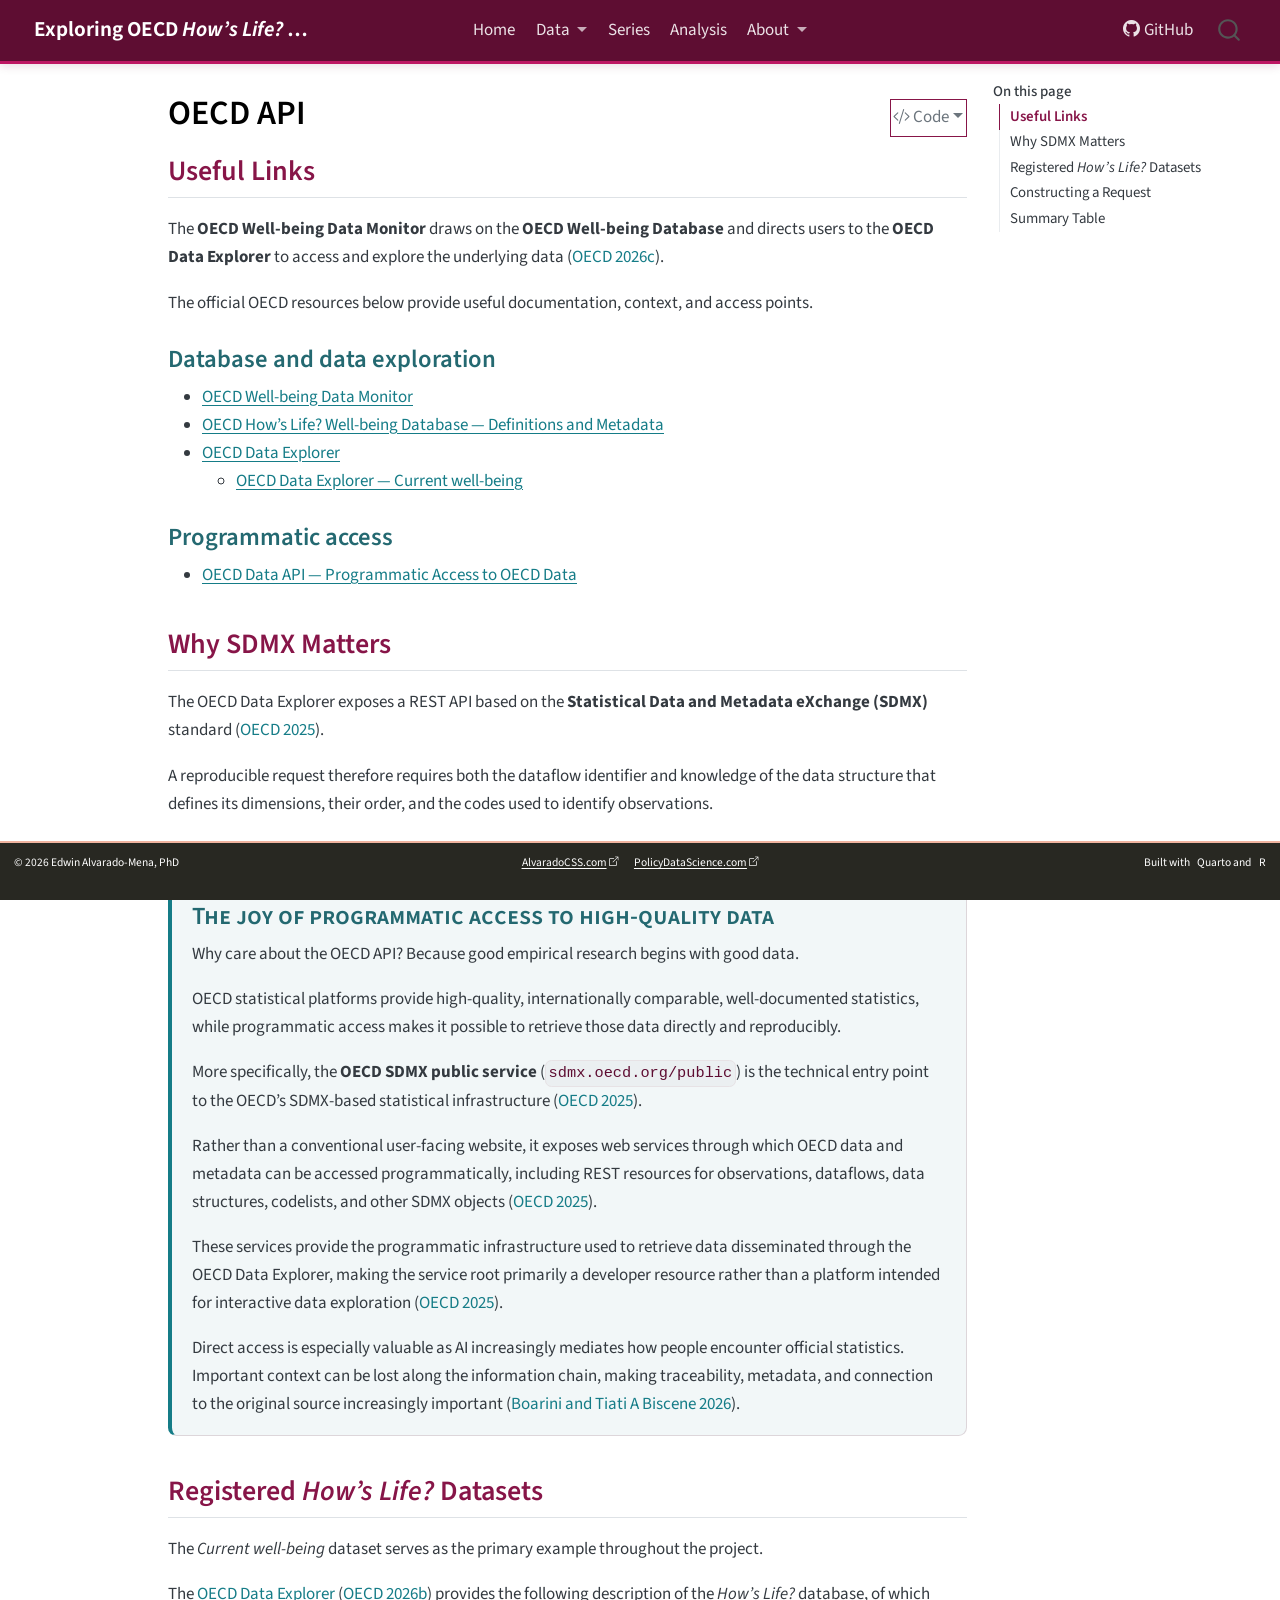
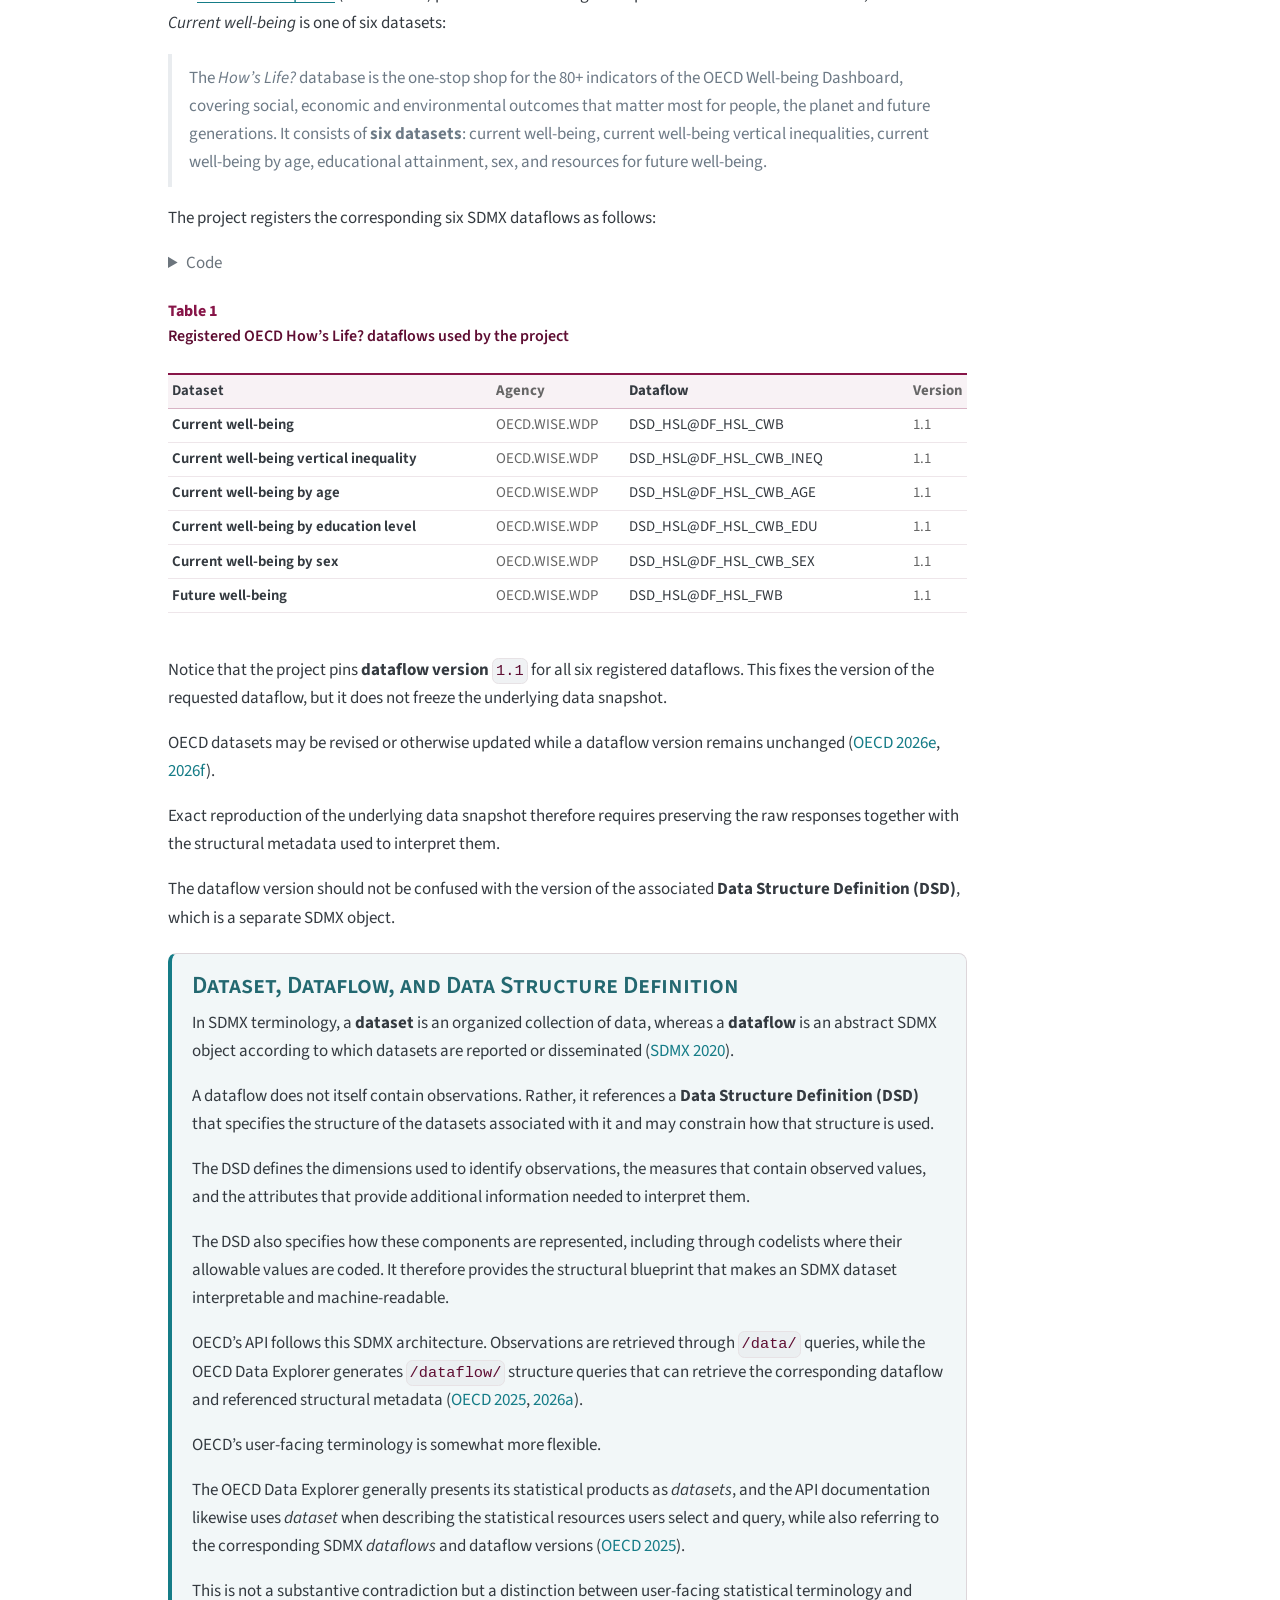
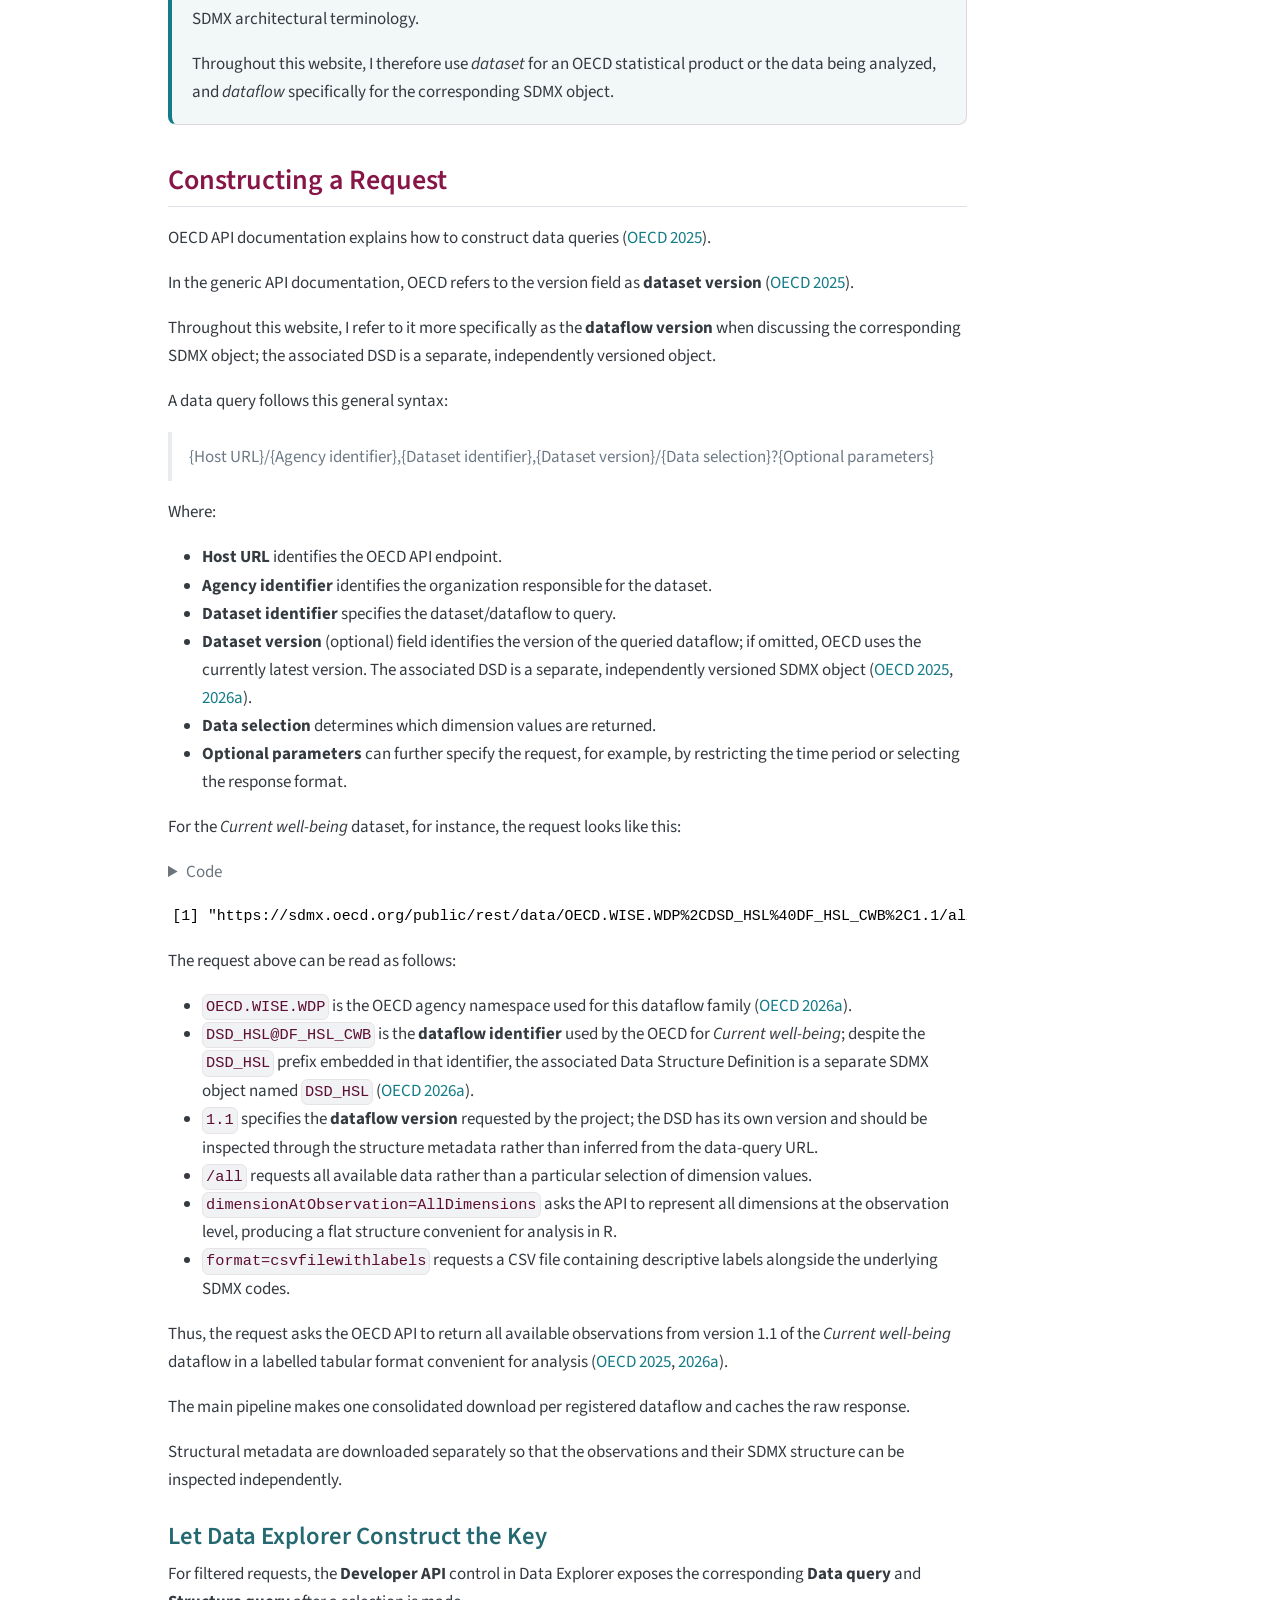
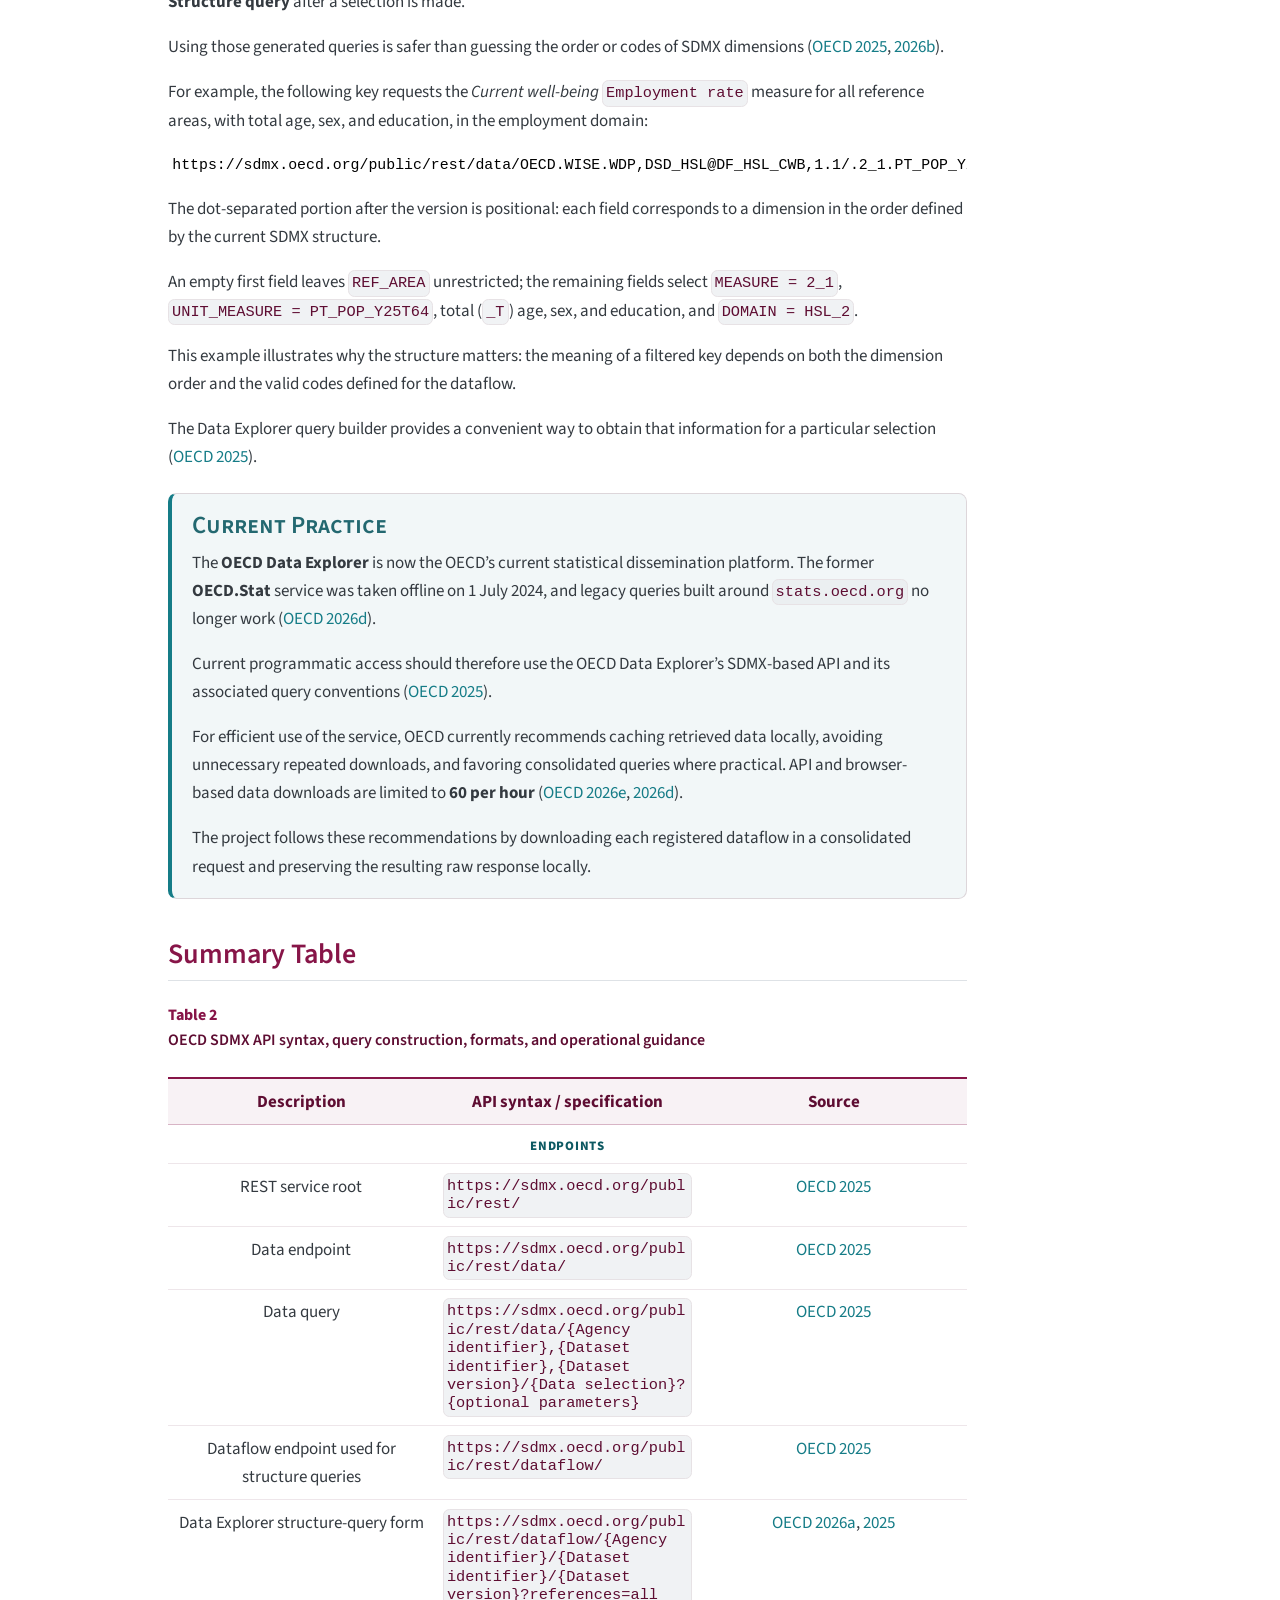
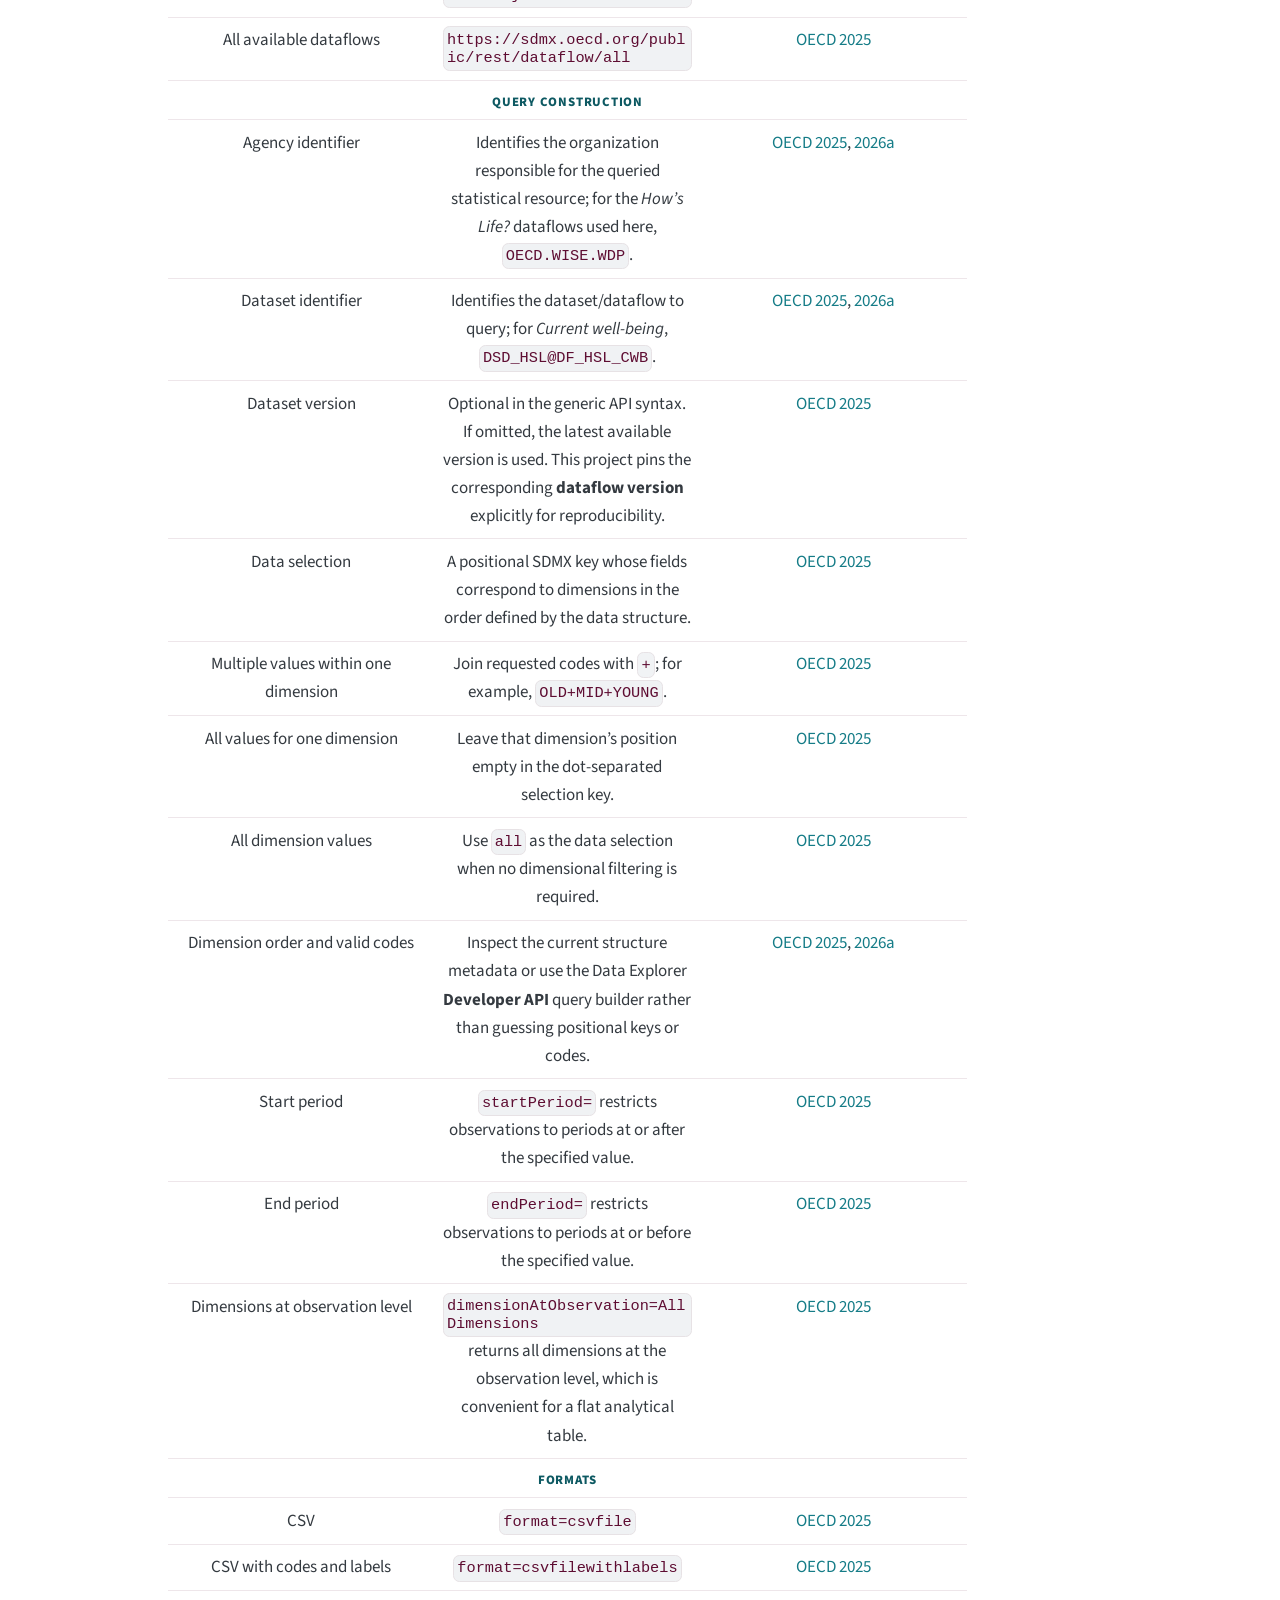
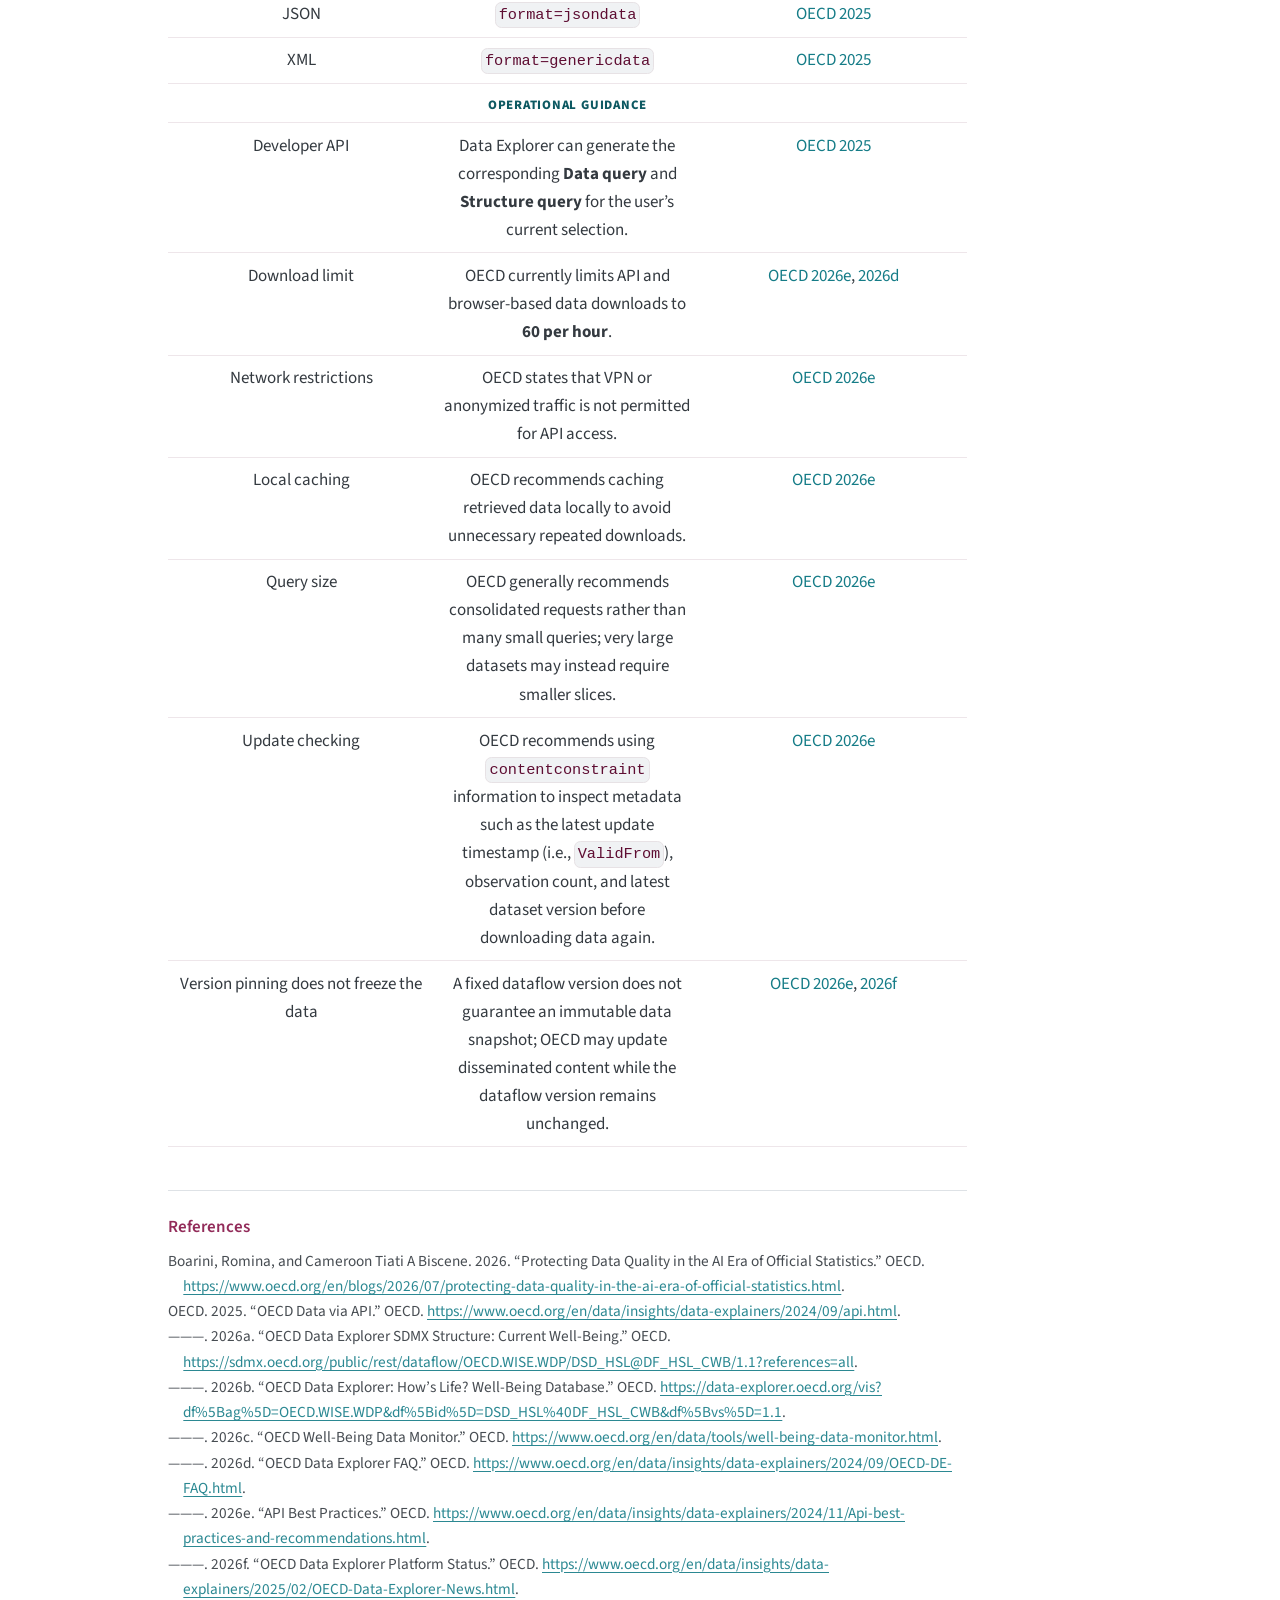
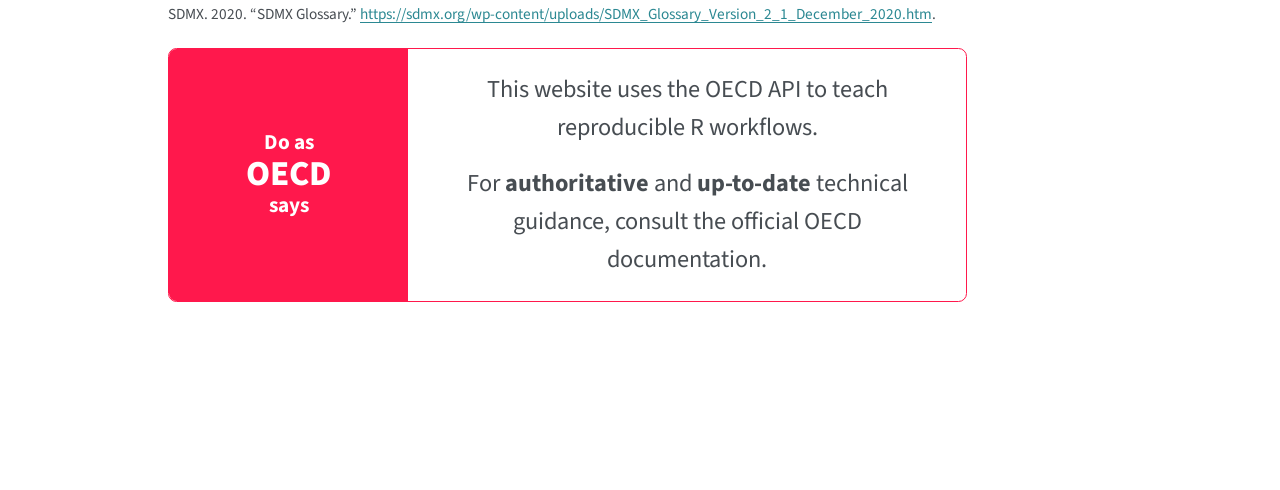
<file: docs/analysis/01-api-and-structure.html>
<!DOCTYPE html>
<html xmlns="http://www.w3.org/1999/xhtml" lang="en" xml:lang="en"><head>

<meta charset="utf-8">
<meta name="generator" content="quarto-1.8.25">

<meta name="viewport" content="width=device-width, initial-scale=1.0, user-scalable=yes">


<title>OECD API – Exploring OECD How’s Life? Database</title>
<style>
code{white-space: pre-wrap;}
span.smallcaps{font-variant: small-caps;}
div.columns{display: flex; gap: min(4vw, 1.5em);}
div.column{flex: auto; overflow-x: auto;}
div.hanging-indent{margin-left: 1.5em; text-indent: -1.5em;}
ul.task-list{list-style: none;}
ul.task-list li input[type="checkbox"] {
  width: 0.8em;
  margin: 0 0.8em 0.2em -1em; /* quarto-specific, see https://github.com/quarto-dev/quarto-cli/issues/4556 */ 
  vertical-align: middle;
}
/* CSS for syntax highlighting */
html { -webkit-text-size-adjust: 100%; }
pre > code.sourceCode { white-space: pre; position: relative; }
pre > code.sourceCode > span { display: inline-block; line-height: 1.25; }
pre > code.sourceCode > span:empty { height: 1.2em; }
.sourceCode { overflow: visible; }
code.sourceCode > span { color: inherit; text-decoration: inherit; }
div.sourceCode { margin: 1em 0; }
pre.sourceCode { margin: 0; }
@media screen {
div.sourceCode { overflow: auto; }
}
@media print {
pre > code.sourceCode { white-space: pre-wrap; }
pre > code.sourceCode > span { text-indent: -5em; padding-left: 5em; }
}
pre.numberSource code
  { counter-reset: source-line 0; }
pre.numberSource code > span
  { position: relative; left: -4em; counter-increment: source-line; }
pre.numberSource code > span > a:first-child::before
  { content: counter(source-line);
    position: relative; left: -1em; text-align: right; vertical-align: baseline;
    border: none; display: inline-block;
    -webkit-touch-callout: none; -webkit-user-select: none;
    -khtml-user-select: none; -moz-user-select: none;
    -ms-user-select: none; user-select: none;
    padding: 0 4px; width: 4em;
  }
pre.numberSource { margin-left: 3em;  padding-left: 4px; }
div.sourceCode
  {   }
@media screen {
pre > code.sourceCode > span > a:first-child::before { text-decoration: underline; }
}
/* CSS for citations */
div.csl-bib-body { }
div.csl-entry {
  clear: both;
  margin-bottom: 0em;
}
.hanging-indent div.csl-entry {
  margin-left:2em;
  text-indent:-2em;
}
div.csl-left-margin {
  min-width:2em;
  float:left;
}
div.csl-right-inline {
  margin-left:2em;
  padding-left:1em;
}
div.csl-indent {
  margin-left: 2em;
}</style>


<script src="../site_libs/quarto-nav/quarto-nav.js"></script>
<script src="../site_libs/clipboard/clipboard.min.js"></script>
<script src="../site_libs/quarto-search/autocomplete.umd.js"></script>
<script src="../site_libs/quarto-search/fuse.min.js"></script>
<script src="../site_libs/quarto-search/quarto-search.js"></script>
<meta name="quarto:offset" content="../">
<script src="../site_libs/quarto-html/quarto.js" type="module"></script>
<script src="../site_libs/quarto-html/tabsets/tabsets.js" type="module"></script>
<script src="../site_libs/quarto-html/axe/axe-check.js" type="module"></script>
<script src="../site_libs/quarto-html/popper.min.js"></script>
<script src="../site_libs/quarto-html/tippy.umd.min.js"></script>
<script src="../site_libs/quarto-html/anchor.min.js"></script>
<link href="../site_libs/quarto-html/tippy.css" rel="stylesheet">
<link href="../site_libs/quarto-html/quarto-syntax-highlighting-7b89279ff1a6dce999919e0e67d4d9ec.css" rel="stylesheet" id="quarto-text-highlighting-styles">
<script src="../site_libs/bootstrap/bootstrap.min.js"></script>
<link href="../site_libs/bootstrap/bootstrap-icons.css" rel="stylesheet">
<link href="../site_libs/bootstrap/bootstrap-e31584831b205ffbb2d98406f31c2a5b.min.css" rel="stylesheet" append-hash="true" id="quarto-bootstrap" data-mode="light">
<script src="../site_libs/quarto-contrib/iconify-3.0.0/iconify-icon.min.js"></script>
<script id="quarto-search-options" type="application/json">{
  "location": "navbar",
  "copy-button": false,
  "collapse-after": 3,
  "panel-placement": "end",
  "type": "overlay",
  "limit": 50,
  "keyboard-shortcut": [
    "f",
    "/",
    "s"
  ],
  "show-item-context": false,
  "language": {
    "search-no-results-text": "No results",
    "search-matching-documents-text": "matching documents",
    "search-copy-link-title": "Copy link to search",
    "search-hide-matches-text": "Hide additional matches",
    "search-more-match-text": "more match in this document",
    "search-more-matches-text": "more matches in this document",
    "search-clear-button-title": "Clear",
    "search-text-placeholder": "",
    "search-detached-cancel-button-title": "Cancel",
    "search-submit-button-title": "Submit",
    "search-label": "Search"
  }
}</script>


<link rel="stylesheet" href="../styles.css">
<meta property="og:title" content="OECD API – Exploring OECD How’s Life? Database">
<meta property="og:description" content="">
<meta property="og:image" content="https://ealvaradomena.github.io/oecd-hows-life/analysis/assets/logo-bg-1200x900.png">
<meta property="og:site_name" content="Exploring OECD <em>How’s Life?</em> Database">
<meta name="twitter:title" content="OECD API – Exploring OECD How’s Life? Database">
<meta name="twitter:description" content="">
<meta name="twitter:image" content="https://ealvaradomena.github.io/oecd-hows-life/analysis/assets/logo-bg-1200x900.png">
<meta name="twitter:card" content="summary_large_image">
</head>

<body class="nav-fixed quarto-light">

<div id="quarto-search-results"></div>
  <header id="quarto-header" class="headroom fixed-top">
    <nav class="navbar navbar-expand-lg " data-bs-theme="dark">
      <div class="navbar-container container-fluid">
      <div class="navbar-brand-container mx-auto">
    <a href="../index.html" class="navbar-brand navbar-brand-logo">
    </a>
    <a class="navbar-brand" href="../index.html">
    <span class="navbar-title">Exploring OECD <em>How’s Life?</em> Database</span>
    </a>
  </div>
            <div id="quarto-search" class="" title="Search"></div>
          <button class="navbar-toggler" type="button" data-bs-toggle="collapse" data-bs-target="#navbarCollapse" aria-controls="navbarCollapse" role="menu" aria-expanded="false" aria-label="Toggle navigation" onclick="if (window.quartoToggleHeadroom) { window.quartoToggleHeadroom(); }">
  <span class="navbar-toggler-icon"></span>
</button>
          <div class="collapse navbar-collapse" id="navbarCollapse">
            <ul class="navbar-nav navbar-nav-scroll me-auto">
  <li class="nav-item">
    <a class="nav-link" href="../index.html"> 
<span class="menu-text">Home</span></a>
  </li>  
  <li class="nav-item dropdown ">
    <a class="nav-link dropdown-toggle" href="#" id="nav-menu-data" role="link" data-bs-toggle="dropdown" aria-expanded="false">
 <span class="menu-text">Data</span>
    </a>
    <ul class="dropdown-menu" aria-labelledby="nav-menu-data">    
        <li>
    <a class="dropdown-item" href="../analysis/01-api-and-structure.html">
 <span class="dropdown-text">OECD API</span></a>
  </li>  
        <li>
    <a class="dropdown-item" href="../analysis/02-database-inventory.html">
 <span class="dropdown-text">Database Inventory</span></a>
  </li>  
        <li>
    <a class="dropdown-item" href="../analysis/03-panel-structure.html">
 <span class="dropdown-text">Panel Data</span></a>
  </li>  
        <li>
    <a class="dropdown-item" href="../analysis/04-demographic-comparisons.html">
 <span class="dropdown-text">Demographic Comparisons</span></a>
  </li>  
    </ul>
  </li>
  <li class="nav-item">
    <a class="nav-link" href="../analysis/05-series-explorer.html"> 
<span class="menu-text">Series</span></a>
  </li>  
  <li class="nav-item">
    <a class="nav-link" href="../analysis/06-twfe-analysis.html"> 
<span class="menu-text">Analysis</span></a>
  </li>  
  <li class="nav-item dropdown ">
    <a class="nav-link dropdown-toggle" href="#" id="nav-menu-about" role="link" data-bs-toggle="dropdown" aria-expanded="false">
 <span class="menu-text">About</span>
    </a>
    <ul class="dropdown-menu" aria-labelledby="nav-menu-about">    
        <li>
    <a class="dropdown-item" href="../analysis/how-this-project-works.html">
 <span class="dropdown-text">How This Project Works</span></a>
  </li>  
    </ul>
  </li>
</ul>
            <ul class="navbar-nav navbar-nav-scroll ms-auto">
  <li class="nav-item">
    <a class="nav-link" href="https://github.com/ealvaradomena/oecd-hows-life"> <i class="bi bi-github" role="img" aria-label="GitHub">
</i> 
<span class="menu-text">GitHub</span></a>
  </li>  
</ul>
          </div> <!-- /navcollapse -->
            <div class="quarto-navbar-tools">
</div>
      </div> <!-- /container-fluid -->
    </nav>
</header>
<!-- content -->
<div id="quarto-content" class="quarto-container page-columns page-rows-contents page-layout-article page-navbar">
<!-- sidebar -->
<!-- margin-sidebar -->
    <div id="quarto-margin-sidebar" class="sidebar margin-sidebar">
        <nav id="TOC" role="doc-toc" class="toc-active">
    <h2 id="toc-title">On this page</h2>
   
  <ul class="collapse">
  <li><a href="#useful-links" id="toc-useful-links" class="nav-link active" data-scroll-target="#useful-links">Useful Links</a></li>
  <li><a href="#why-sdmx-matters" id="toc-why-sdmx-matters" class="nav-link" data-scroll-target="#why-sdmx-matters">Why SDMX Matters</a></li>
  <li><a href="#registered-hows-life-datasets" id="toc-registered-hows-life-datasets" class="nav-link" data-scroll-target="#registered-hows-life-datasets">Registered <em>How’s Life?</em> Datasets</a></li>
  <li><a href="#constructing-a-request" id="toc-constructing-a-request" class="nav-link" data-scroll-target="#constructing-a-request">Constructing a Request</a></li>
  <li><a href="#summary-table" id="toc-summary-table" class="nav-link" data-scroll-target="#summary-table">Summary Table</a></li>
  </ul>
</nav>
    </div>
<!-- main -->
<main class="content" id="quarto-document-content">

<header id="title-block-header" class="quarto-title-block default">
<div class="quarto-title">
<div class="quarto-title-block"><div><h1 class="title">OECD API</h1><button type="button" class="btn code-tools-button dropdown-toggle" id="quarto-code-tools-menu" data-bs-toggle="dropdown" aria-expanded="false"><i class="bi"></i> Code</button><ul class="dropdown-menu dropdown-menu-end" aria-labelelledby="quarto-code-tools-menu"><li><a id="quarto-show-all-code" class="dropdown-item" href="javascript:void(0)" role="button">Show All Code</a></li><li><a id="quarto-hide-all-code" class="dropdown-item" href="javascript:void(0)" role="button">Hide All Code</a></li><li><hr class="dropdown-divider"></li><li><a id="quarto-view-source" class="dropdown-item" href="javascript:void(0)" role="button">View Source</a></li></ul></div></div>
</div>



<div class="quarto-title-meta">

    
  
    
  </div>
  


</header>


<section id="useful-links" class="level2">
<h2 class="anchored" data-anchor-id="useful-links">Useful Links</h2>
<p>The <strong>OECD Well-being Data Monitor</strong> draws on the <strong>OECD Well-being Database</strong> and directs users to the <strong>OECD Data Explorer</strong> to access and explore the underlying data <span class="citation" data-cites="oecd_wellbeing_monitor_2026">(<a href="#ref-oecd_wellbeing_monitor_2026" role="doc-biblioref">OECD 2026c</a>)</span>.</p>
<p>The official OECD resources below provide useful documentation, context, and access points.</p>
<section id="database-and-data-exploration" class="level3">
<h3 class="anchored" data-anchor-id="database-and-data-exploration">Database and data exploration</h3>
<ul>
<li><a href="https://www.oecd.org/en/data/tools/well-being-data-monitor.html">OECD Well-being Data Monitor</a></li>
<li><a href="https://www.oecd.org/content/dam/oecd/en/topics/policy-sub-issues/measuring-well-being-and-progress/oecd-well-being-database-definitions.pdf">OECD How’s Life? Well-being Database — Definitions and Metadata</a></li>
<li><a href="https://data-explorer.oecd.org/?lc=en">OECD Data Explorer</a>
<ul>
<li><a href="https://data-explorer.oecd.org/vis?fs%5B0%5D=Topic,1%7CSociety%23SOC%23%7CWell-being%20and%20beyond%20GDP%23SOC_WEL%23&amp;pg=0&amp;fc=Reference%20area&amp;bp=true&amp;snb=26&amp;df%5Bds%5D=dsDisseminateFinalDMZ&amp;df%5Bid%5D=DSD_HSL%40DF_HSL_CWB&amp;df%5Bag%5D=OECD.WISE.WDP&amp;df%5Bvs%5D=1.1&amp;dq=AUS.11_2%2B11_1%2B9_3%2B9_2%2B8_2%2B8_1_DEP%2B7_2%2B7_1_DEP%2B6_2%2B5_3%2B5_1%2B4_3%2B4_1%2B3_2%2B3_1%2B2_7%2B2_2%2B2_1%2B1_3%2B1_2%2B1_1.._T._T._T.&amp;pd=2010,&amp;to%5BTIME_PERIOD%5D=false">OECD Data Explorer — Current well-being</a></li>
</ul></li>
</ul>
</section>
<section id="programmatic-access" class="level3">
<h3 class="anchored" data-anchor-id="programmatic-access">Programmatic access</h3>
<ul>
<li><a href="https://www.oecd.org/en/data/insights/data-explainers/2024/09/api.html">OECD Data API — Programmatic Access to OECD Data</a></li>
</ul>
</section>
</section>
<section id="why-sdmx-matters" class="level2">
<h2 class="anchored" data-anchor-id="why-sdmx-matters">Why SDMX Matters</h2>
<p>The OECD Data Explorer exposes a REST API based on the <strong>Statistical Data and Metadata eXchange (SDMX)</strong> standard <span class="citation" data-cites="oecd_api_2025">(<a href="#ref-oecd_api_2025" role="doc-biblioref">OECD 2025</a>)</span>.</p>
<p>A reproducible request therefore requires both the dataflow identifier and knowledge of the data structure that defines its dimensions, their order, and the codes used to identify observations.</p>
<p>API access technicalities are addressed in what follows.</p>
<section id="the-joy-of-programmatic-access-to-high-quality-data" class="level3 data-note">
<h3 class="anchored" data-anchor-id="the-joy-of-programmatic-access-to-high-quality-data"><span class="smallcaps">The joy of programmatic access to high-quality data</span></h3>
<p>Why care about the OECD API? Because good empirical research begins with good data.</p>
<p>OECD statistical platforms provide high-quality, internationally comparable, well-documented statistics, while programmatic access makes it possible to retrieve those data directly and reproducibly.</p>
<p>More specifically, the <strong>OECD SDMX public service</strong> (<code>sdmx.oecd.org/public</code>) is the technical entry point to the OECD’s SDMX-based statistical infrastructure <span class="citation" data-cites="oecd_api_2025">(<a href="#ref-oecd_api_2025" role="doc-biblioref">OECD 2025</a>)</span>.</p>
<p>Rather than a conventional user-facing website, it exposes web services through which OECD data and metadata can be accessed programmatically, including REST resources for observations, dataflows, data structures, codelists, and other SDMX objects <span class="citation" data-cites="oecd_api_2025">(<a href="#ref-oecd_api_2025" role="doc-biblioref">OECD 2025</a>)</span>.</p>
<p>These services provide the programmatic infrastructure used to retrieve data disseminated through the OECD Data Explorer, making the service root primarily a developer resource rather than a platform intended for interactive data exploration <span class="citation" data-cites="oecd_api_2025">(<a href="#ref-oecd_api_2025" role="doc-biblioref">OECD 2025</a>)</span>.</p>
<p>Direct access is especially valuable as AI increasingly mediates how people encounter official statistics. Important context can be lost along the information chain, making traceability, metadata, and connection to the original source increasingly important <span class="citation" data-cites="boarini2026protecting">(<a href="#ref-boarini2026protecting" role="doc-biblioref">Boarini and Tiati A Biscene 2026</a>)</span>.</p>
</section>
</section>
<section id="registered-hows-life-datasets" class="level2">
<h2 class="anchored" data-anchor-id="registered-hows-life-datasets">Registered <em>How’s Life?</em> Datasets</h2>
<p>The <em>Current well-being</em> dataset serves as the primary example throughout the project.</p>
<p>The <a href="https://data-explorer.oecd.org/vis?df%5Bag%5D=OECD.WISE.WDP&amp;df%5Bid%5D=DSD_HSL%40DF_HSL_CWB&amp;df%5Bvs%5D=1.1">OECD Data Explorer</a> <span class="citation" data-cites="oecd_data_explorer_hows_life_2026">(<a href="#ref-oecd_data_explorer_hows_life_2026" role="doc-biblioref">OECD 2026b</a>)</span> provides the following description of the <em>How’s Life?</em> database, of which <em>Current well-being</em> is one of six datasets:</p>
<blockquote class="blockquote">
<p>The <em>How’s Life?</em> database is the one-stop shop for the 80+ indicators of the OECD Well-being Dashboard, covering social, economic and environmental outcomes that matter most for people, the planet and future generations. It consists of <strong>six datasets</strong>: current well-being, current well-being vertical inequalities, current well-being by age, educational attainment, sex, and resources for future well-being.</p>
</blockquote>
<p>The project registers the corresponding six SDMX dataflows as follows:</p>
<div class="cell">
<details class="code-fold">
<summary>Code</summary>
<div class="code-copy-outer-scaffold"><div class="sourceCode cell-code" id="cb1"><pre class="sourceCode r code-with-copy"><code class="sourceCode r"><span id="cb1-1"><a href="#cb1-1" aria-hidden="true" tabindex="-1"></a>registry <span class="sc">|&gt;</span></span>
<span id="cb1-2"><a href="#cb1-2" aria-hidden="true" tabindex="-1"></a>  dplyr<span class="sc">::</span><span class="fu">select</span>(</span>
<span id="cb1-3"><a href="#cb1-3" aria-hidden="true" tabindex="-1"></a>    title,</span>
<span id="cb1-4"><a href="#cb1-4" aria-hidden="true" tabindex="-1"></a>    agency,</span>
<span id="cb1-5"><a href="#cb1-5" aria-hidden="true" tabindex="-1"></a>    dataflow,</span>
<span id="cb1-6"><a href="#cb1-6" aria-hidden="true" tabindex="-1"></a>    version</span>
<span id="cb1-7"><a href="#cb1-7" aria-hidden="true" tabindex="-1"></a>  ) <span class="sc">|&gt;</span></span>
<span id="cb1-8"><a href="#cb1-8" aria-hidden="true" tabindex="-1"></a>  knitr<span class="sc">::</span><span class="fu">kable</span>()</span></code></pre></div><button title="Copy to Clipboard" class="code-copy-button"><i class="bi"></i></button></div>
</details>
<div id="tbl-registered-dataflows" class="cell quarto-float quarto-figure quarto-figure-center anchored">
<figure class="quarto-float quarto-float-tbl figure">
<figcaption class="quarto-float-caption-top quarto-float-caption quarto-float-tbl" id="tbl-registered-dataflows-caption-0ceaefa1-69ba-4598-a22c-09a6ac19f8ca">
<span class="object-caption-number">Table&nbsp;1</span>
<span class="object-caption-title">Registered OECD How’s Life? dataflows used by the project</span>
</figcaption>
<div aria-describedby="tbl-registered-dataflows-caption-0ceaefa1-69ba-4598-a22c-09a6ac19f8ca">
<div class="cell-output-display">
<table class="do-not-create-environment cell caption-top table table-sm table-striped small">
<colgroup>
<col style="width: 45%">
<col style="width: 16%">
<col style="width: 28%">
<col style="width: 9%">
</colgroup>
<thead>
<tr class="header">
<th style="text-align: left;">title</th>
<th style="text-align: left;">agency</th>
<th style="text-align: left;">dataflow</th>
<th style="text-align: left;">version</th>
</tr>
</thead>
<tbody>
<tr class="odd">
<td style="text-align: left;">Current well-being</td>
<td style="text-align: left;">OECD.WISE.WDP</td>
<td style="text-align: left;">DSD_HSL@DF_HSL_CWB</td>
<td style="text-align: left;">1.1</td>
</tr>
<tr class="even">
<td style="text-align: left;">Current well-being vertical inequality</td>
<td style="text-align: left;">OECD.WISE.WDP</td>
<td style="text-align: left;">DSD_HSL@DF_HSL_CWB_INEQ</td>
<td style="text-align: left;">1.1</td>
</tr>
<tr class="odd">
<td style="text-align: left;">Current well-being by age</td>
<td style="text-align: left;">OECD.WISE.WDP</td>
<td style="text-align: left;">DSD_HSL@DF_HSL_CWB_AGE</td>
<td style="text-align: left;">1.1</td>
</tr>
<tr class="even">
<td style="text-align: left;">Current well-being by education level</td>
<td style="text-align: left;">OECD.WISE.WDP</td>
<td style="text-align: left;">DSD_HSL@DF_HSL_CWB_EDU</td>
<td style="text-align: left;">1.1</td>
</tr>
<tr class="odd">
<td style="text-align: left;">Current well-being by sex</td>
<td style="text-align: left;">OECD.WISE.WDP</td>
<td style="text-align: left;">DSD_HSL@DF_HSL_CWB_SEX</td>
<td style="text-align: left;">1.1</td>
</tr>
<tr class="even">
<td style="text-align: left;">Future well-being</td>
<td style="text-align: left;">OECD.WISE.WDP</td>
<td style="text-align: left;">DSD_HSL@DF_HSL_FWB</td>
<td style="text-align: left;">1.1</td>
</tr>
</tbody>
</table>
</div>
</div>
</figure>
</div>
</div>
<p>Notice that the project pins <strong>dataflow version <code>1.1</code></strong> for all six registered dataflows. This fixes the version of the requested dataflow, but it does not freeze the underlying data snapshot.</p>
<p>OECD datasets may be revised or otherwise updated while a dataflow version remains unchanged <span class="citation" data-cites="oecd_api_best_practices_2026 oecd_data_explorer_platform_status_2026">(<a href="#ref-oecd_api_best_practices_2026" role="doc-biblioref">OECD 2026e</a>, <a href="#ref-oecd_data_explorer_platform_status_2026" role="doc-biblioref">2026f</a>)</span>.</p>
<p>Exact reproduction of the underlying data snapshot therefore requires preserving the raw responses together with the structural metadata used to interpret them.</p>
<p>The dataflow version should not be confused with the version of the associated <strong>Data Structure Definition (DSD)</strong>, which is a separate SDMX object.</p>
<section id="dataset-dataflow-and-data-structure-definition" class="level3 data-note">
<h3 class="anchored" data-anchor-id="dataset-dataflow-and-data-structure-definition"><span class="smallcaps">Dataset, Dataflow, and Data Structure Definition</span></h3>
<p>In SDMX terminology, a <strong>dataset</strong> is an organized collection of data, whereas a <strong>dataflow</strong> is an abstract SDMX object according to which datasets are reported or disseminated <span class="citation" data-cites="sdmx_glossary_2020">(<a href="#ref-sdmx_glossary_2020" role="doc-biblioref">SDMX 2020</a>)</span>.</p>
<p>A dataflow does not itself contain observations. Rather, it references a <strong>Data Structure Definition (DSD)</strong> that specifies the structure of the datasets associated with it and may constrain how that structure is used.</p>
<p>The DSD defines the dimensions used to identify observations, the measures that contain observed values, and the attributes that provide additional information needed to interpret them.</p>
<p>The DSD also specifies how these components are represented, including through codelists where their allowable values are coded. It therefore provides the structural blueprint that makes an SDMX dataset interpretable and machine-readable.</p>
<p>OECD’s API follows this SDMX architecture. Observations are retrieved through <code>/data/</code> queries, while the OECD Data Explorer generates <code>/dataflow/</code> structure queries that can retrieve the corresponding dataflow and referenced structural metadata <span class="citation" data-cites="oecd_api_2025 oecd_hows_life_structure_2026">(<a href="#ref-oecd_api_2025" role="doc-biblioref">OECD 2025</a>, <a href="#ref-oecd_hows_life_structure_2026" role="doc-biblioref">2026a</a>)</span>.</p>
<p>OECD’s user-facing terminology is somewhat more flexible.</p>
<p>The OECD Data Explorer generally presents its statistical products as <em>datasets</em>, and the API documentation likewise uses <em>dataset</em> when describing the statistical resources users select and query, while also referring to the corresponding SDMX <em>dataflows</em> and dataflow versions <span class="citation" data-cites="oecd_api_2025">(<a href="#ref-oecd_api_2025" role="doc-biblioref">OECD 2025</a>)</span>.</p>
<p>This is not a substantive contradiction but a distinction between user-facing statistical terminology and SDMX architectural terminology.</p>
<p>Throughout this website, I therefore use <em>dataset</em> for an OECD statistical product or the data being analyzed, and <em>dataflow</em> specifically for the corresponding SDMX object.</p>
</section>
</section>
<section id="constructing-a-request" class="level2">
<h2 class="anchored" data-anchor-id="constructing-a-request">Constructing a Request</h2>
<p>OECD API documentation explains how to construct data queries <span class="citation" data-cites="oecd_api_2025">(<a href="#ref-oecd_api_2025" role="doc-biblioref">OECD 2025</a>)</span>.</p>
<p>In the generic API documentation, OECD refers to the version field as <strong>dataset version</strong> <span class="citation" data-cites="oecd_api_2025">(<a href="#ref-oecd_api_2025" role="doc-biblioref">OECD 2025</a>)</span>.</p>
<p>Throughout this website, I refer to it more specifically as the <strong>dataflow version</strong> when discussing the corresponding SDMX object; the associated DSD is a separate, independently versioned object.</p>
<p>A data query follows this general syntax:</p>
<blockquote class="blockquote">
<p>{Host URL}/{Agency identifier},{Dataset identifier},{Dataset version}/{Data selection}?{Optional parameters}</p>
</blockquote>
<p>Where:</p>
<ul>
<li><strong>Host URL</strong> identifies the OECD API endpoint.</li>
<li><strong>Agency identifier</strong> identifies the organization responsible for the dataset.</li>
<li><strong>Dataset identifier</strong> specifies the dataset/dataflow to query.</li>
<li><strong>Dataset version</strong> (optional) field identifies the version of the queried dataflow; if omitted, OECD uses the currently latest version. The associated DSD is a separate, independently versioned SDMX object <span class="citation" data-cites="oecd_api_2025 oecd_hows_life_structure_2026">(<a href="#ref-oecd_api_2025" role="doc-biblioref">OECD 2025</a>, <a href="#ref-oecd_hows_life_structure_2026" role="doc-biblioref">2026a</a>)</span>.</li>
<li><strong>Data selection</strong> determines which dimension values are returned.</li>
<li><strong>Optional parameters</strong> can further specify the request, for example, by restricting the time period or selecting the response format.</li>
</ul>
<p>For the <em>Current well-being</em> dataset, for instance, the request looks like this:</p>
<div class="cell">
<details class="code-fold">
<summary>Code</summary>
<div class="code-copy-outer-scaffold"><div class="sourceCode cell-code" id="cb2"><pre class="sourceCode r code-with-copy"><code class="sourceCode r"><span id="cb2-1"><a href="#cb2-1" aria-hidden="true" tabindex="-1"></a>cwb_flow <span class="ot">&lt;-</span> registry <span class="sc">|&gt;</span></span>
<span id="cb2-2"><a href="#cb2-2" aria-hidden="true" tabindex="-1"></a>  dplyr<span class="sc">::</span><span class="fu">filter</span>(key <span class="sc">==</span> <span class="st">"current_wellbeing"</span>)</span>
<span id="cb2-3"><a href="#cb2-3" aria-hidden="true" tabindex="-1"></a></span>
<span id="cb2-4"><a href="#cb2-4" aria-hidden="true" tabindex="-1"></a><span class="fu">BUILD_OECD_DATA_URL</span>(</span>
<span id="cb2-5"><a href="#cb2-5" aria-hidden="true" tabindex="-1"></a>  <span class="at">flow =</span> <span class="fu">as.list</span>(cwb_flow[<span class="dv">1</span>, ]),</span>
<span id="cb2-6"><a href="#cb2-6" aria-hidden="true" tabindex="-1"></a>  <span class="at">cfg =</span> cfg</span>
<span id="cb2-7"><a href="#cb2-7" aria-hidden="true" tabindex="-1"></a>)</span></code></pre></div><button title="Copy to Clipboard" class="code-copy-button"><i class="bi"></i></button></div>
</details>
<div class="cell-output cell-output-stdout">
<pre><code>[1] "https://sdmx.oecd.org/public/rest/data/OECD.WISE.WDP%2CDSD_HSL%40DF_HSL_CWB%2C1.1/all?dimensionAtObservation=AllDimensions&amp;format=csvfilewithlabels"</code></pre>
</div>
</div>
<p>The request above can be read as follows:</p>
<ul>
<li><code>OECD.WISE.WDP</code> is the OECD agency namespace used for this dataflow family <span class="citation" data-cites="oecd_hows_life_structure_2026">(<a href="#ref-oecd_hows_life_structure_2026" role="doc-biblioref">OECD 2026a</a>)</span>.</li>
<li><code>DSD_HSL@DF_HSL_CWB</code> is the <strong>dataflow identifier</strong> used by the OECD for <em>Current well-being</em>; despite the <code>DSD_HSL</code> prefix embedded in that identifier, the associated Data Structure Definition is a separate SDMX object named <code>DSD_HSL</code> <span class="citation" data-cites="oecd_hows_life_structure_2026">(<a href="#ref-oecd_hows_life_structure_2026" role="doc-biblioref">OECD 2026a</a>)</span>.</li>
<li><code>1.1</code> specifies the <strong>dataflow version</strong> requested by the project; the DSD has its own version and should be inspected through the structure metadata rather than inferred from the data-query URL.</li>
<li><code>/all</code> requests all available data rather than a particular selection of dimension values.</li>
<li><code>dimensionAtObservation=AllDimensions</code> asks the API to represent all dimensions at the observation level, producing a flat structure convenient for analysis in R.</li>
<li><code>format=csvfilewithlabels</code> requests a CSV file containing descriptive labels alongside the underlying SDMX codes.</li>
</ul>
<p>Thus, the request asks the OECD API to return all available observations from version 1.1 of the <em>Current well-being</em> dataflow in a labelled tabular format convenient for analysis <span class="citation" data-cites="oecd_api_2025 oecd_hows_life_structure_2026">(<a href="#ref-oecd_api_2025" role="doc-biblioref">OECD 2025</a>, <a href="#ref-oecd_hows_life_structure_2026" role="doc-biblioref">2026a</a>)</span>.</p>
<p>The main pipeline makes one consolidated download per registered dataflow and caches the raw response.</p>
<p>Structural metadata are downloaded separately so that the observations and their SDMX structure can be inspected independently.</p>
<section id="let-data-explorer-construct-the-key" class="level3">
<h3 class="anchored" data-anchor-id="let-data-explorer-construct-the-key">Let Data Explorer Construct the Key</h3>
<p>For filtered requests, the <strong>Developer API</strong> control in Data Explorer exposes the corresponding <strong>Data query</strong> and <strong>Structure query</strong> after a selection is made.</p>
<p>Using those generated queries is safer than guessing the order or codes of SDMX dimensions <span class="citation" data-cites="oecd_api_2025 oecd_data_explorer_hows_life_2026">(<a href="#ref-oecd_api_2025" role="doc-biblioref">OECD 2025</a>, <a href="#ref-oecd_data_explorer_hows_life_2026" role="doc-biblioref">2026b</a>)</span>.</p>
<p>For example, the following key requests the <em>Current well-being</em> <code>Employment rate</code> measure for all reference areas, with total age, sex, and education, in the employment domain:</p>
<pre class="text"><code>https://sdmx.oecd.org/public/rest/data/OECD.WISE.WDP,DSD_HSL@DF_HSL_CWB,1.1/.2_1.PT_POP_Y25T64._T._T._T.HSL_2?dimensionAtObservation=AllDimensions&amp;format=csvfilewithlabels</code></pre>
<p>The dot-separated portion after the version is positional: each field corresponds to a dimension in the order defined by the current SDMX structure.</p>
<p>An empty first field leaves <code>REF_AREA</code> unrestricted; the remaining fields select <code>MEASURE = 2_1</code>, <code>UNIT_MEASURE = PT_POP_Y25T64</code>, total (<code>_T</code>) age, sex, and education, and <code>DOMAIN = HSL_2</code>.</p>
<p>This example illustrates why the structure matters: the meaning of a filtered key depends on both the dimension order and the valid codes defined for the dataflow.</p>
<p>The Data Explorer query builder provides a convenient way to obtain that information for a particular selection <span class="citation" data-cites="oecd_api_2025">(<a href="#ref-oecd_api_2025" role="doc-biblioref">OECD 2025</a>)</span>.</p>
</section>
<section id="current-practice" class="level3 data-note">
<h3 class="anchored" data-anchor-id="current-practice"><span class="smallcaps">Current Practice</span></h3>
<p>The <strong>OECD Data Explorer</strong> is now the OECD’s current statistical dissemination platform. The former <strong>OECD.Stat</strong> service was taken offline on 1 July 2024, and legacy queries built around <code>stats.oecd.org</code> no longer work <span class="citation" data-cites="oecd_data_explorer_faq_2026">(<a href="#ref-oecd_data_explorer_faq_2026" role="doc-biblioref">OECD 2026d</a>)</span>.</p>
<p>Current programmatic access should therefore use the OECD Data Explorer’s SDMX-based API and its associated query conventions <span class="citation" data-cites="oecd_api_2025">(<a href="#ref-oecd_api_2025" role="doc-biblioref">OECD 2025</a>)</span>.</p>
<p>For efficient use of the service, OECD currently recommends caching retrieved data locally, avoiding unnecessary repeated downloads, and favoring consolidated queries where practical. API and browser-based data downloads are limited to <strong>60 per hour</strong> <span class="citation" data-cites="oecd_api_best_practices_2026 oecd_data_explorer_faq_2026">(<a href="#ref-oecd_api_best_practices_2026" role="doc-biblioref">OECD 2026e</a>, <a href="#ref-oecd_data_explorer_faq_2026" role="doc-biblioref">2026d</a>)</span>.</p>
<p>The project follows these recommendations by downloading each registered dataflow in a consolidated request and preserving the resulting raw response locally.</p>
</section>
</section>
<section id="summary-table" class="level2">
<h2 class="anchored" data-anchor-id="summary-table">Summary Table</h2>
<div id="tbl-api-reference" class="quarto-float quarto-figure quarto-figure-center anchored">
<figure class="quarto-float quarto-float-tbl figure">
<figcaption class="quarto-float-caption-top quarto-float-caption quarto-float-tbl" id="tbl-api-reference-caption-0ceaefa1-69ba-4598-a22c-09a6ac19f8ca">
<span class="object-caption-number">Table&nbsp;2</span>
<span class="object-caption-title">OECD SDMX API syntax, query construction, formats, and operational guidance</span>
</figcaption>
<div aria-describedby="tbl-api-reference-caption-0ceaefa1-69ba-4598-a22c-09a6ac19f8ca">
<table class="caption-top table">
<colgroup>
<col style="width: 33%">
<col style="width: 33%">
<col style="width: 33%">
</colgroup>
<thead>
<tr class="header">
<th>Description</th>
<th>API syntax / specification</th>
<th>Source</th>
</tr>
</thead>
<tbody>
<tr class="odd">
<td><strong>REST service root</strong></td>
<td><code>https://sdmx.oecd.org/public/rest/</code></td>
<td><span class="citation" data-cites="oecd_api_2025">(<a href="#ref-oecd_api_2025" role="doc-biblioref">OECD 2025</a>)</span></td>
</tr>
<tr class="even">
<td><strong>Data endpoint</strong></td>
<td><code>https://sdmx.oecd.org/public/rest/data/</code></td>
<td><span class="citation" data-cites="oecd_api_2025">(<a href="#ref-oecd_api_2025" role="doc-biblioref">OECD 2025</a>)</span></td>
</tr>
<tr class="odd">
<td><strong>Data query</strong></td>
<td><code>https://sdmx.oecd.org/public/rest/data/{Agency identifier},{Dataset identifier},{Dataset version}/{Data selection}?{optional parameters}</code></td>
<td><span class="citation" data-cites="oecd_api_2025">(<a href="#ref-oecd_api_2025" role="doc-biblioref">OECD 2025</a>)</span></td>
</tr>
<tr class="even">
<td><strong>Dataflow endpoint used for structure queries</strong></td>
<td><code>https://sdmx.oecd.org/public/rest/dataflow/</code></td>
<td><span class="citation" data-cites="oecd_api_2025">(<a href="#ref-oecd_api_2025" role="doc-biblioref">OECD 2025</a>)</span></td>
</tr>
<tr class="odd">
<td><strong>Data Explorer structure-query form</strong></td>
<td><code>https://sdmx.oecd.org/public/rest/dataflow/{Agency identifier}/{Dataset identifier}/{Dataset version}?references=all</code></td>
<td><span class="citation" data-cites="oecd_hows_life_structure_2026 oecd_api_2025">(<a href="#ref-oecd_hows_life_structure_2026" role="doc-biblioref">OECD 2026a</a>, <a href="#ref-oecd_api_2025" role="doc-biblioref">2025</a>)</span></td>
</tr>
<tr class="even">
<td><strong>All available dataflows</strong></td>
<td><code>https://sdmx.oecd.org/public/rest/dataflow/all</code></td>
<td><span class="citation" data-cites="oecd_api_2025">(<a href="#ref-oecd_api_2025" role="doc-biblioref">OECD 2025</a>)</span></td>
</tr>
<tr class="odd">
<td><strong>Agency identifier</strong></td>
<td>Identifies the organization responsible for the queried statistical resource; for the <em>How’s Life?</em> dataflows used here, <code>OECD.WISE.WDP</code>.</td>
<td><span class="citation" data-cites="oecd_api_2025 oecd_hows_life_structure_2026">(<a href="#ref-oecd_api_2025" role="doc-biblioref">OECD 2025</a>, <a href="#ref-oecd_hows_life_structure_2026" role="doc-biblioref">2026a</a>)</span></td>
</tr>
<tr class="even">
<td><strong>Dataset identifier</strong></td>
<td>Identifies the dataset/dataflow to query; for <em>Current well-being</em>, <code>DSD_HSL@DF_HSL_CWB</code>.</td>
<td><span class="citation" data-cites="oecd_api_2025 oecd_hows_life_structure_2026">(<a href="#ref-oecd_api_2025" role="doc-biblioref">OECD 2025</a>, <a href="#ref-oecd_hows_life_structure_2026" role="doc-biblioref">2026a</a>)</span></td>
</tr>
<tr class="odd">
<td><strong>Dataset version</strong></td>
<td>Optional in the generic API syntax. If omitted, the latest available version is used. This project pins the corresponding <strong>dataflow version</strong> explicitly for reproducibility.</td>
<td><span class="citation" data-cites="oecd_api_2025">(<a href="#ref-oecd_api_2025" role="doc-biblioref">OECD 2025</a>)</span></td>
</tr>
<tr class="even">
<td><strong>Data selection</strong></td>
<td>A positional SDMX key whose fields correspond to dimensions in the order defined by the data structure.</td>
<td><span class="citation" data-cites="oecd_api_2025">(<a href="#ref-oecd_api_2025" role="doc-biblioref">OECD 2025</a>)</span></td>
</tr>
<tr class="odd">
<td><strong>Multiple values within one dimension</strong></td>
<td>Join requested codes with <code>+</code>; for example, <code>OLD+MID+YOUNG</code>.</td>
<td><span class="citation" data-cites="oecd_api_2025">(<a href="#ref-oecd_api_2025" role="doc-biblioref">OECD 2025</a>)</span></td>
</tr>
<tr class="even">
<td><strong>All values for one dimension</strong></td>
<td>Leave that dimension’s position empty in the dot-separated selection key.</td>
<td><span class="citation" data-cites="oecd_api_2025">(<a href="#ref-oecd_api_2025" role="doc-biblioref">OECD 2025</a>)</span></td>
</tr>
<tr class="odd">
<td><strong>All dimension values</strong></td>
<td>Use <code>all</code> as the data selection when no dimensional filtering is required.</td>
<td><span class="citation" data-cites="oecd_api_2025">(<a href="#ref-oecd_api_2025" role="doc-biblioref">OECD 2025</a>)</span></td>
</tr>
<tr class="even">
<td><strong>Dimension order and valid codes</strong></td>
<td>Inspect the current structure metadata or use the Data Explorer <strong>Developer API</strong> query builder rather than guessing positional keys or codes.</td>
<td><span class="citation" data-cites="oecd_api_2025 oecd_hows_life_structure_2026">(<a href="#ref-oecd_api_2025" role="doc-biblioref">OECD 2025</a>, <a href="#ref-oecd_hows_life_structure_2026" role="doc-biblioref">2026a</a>)</span></td>
</tr>
<tr class="odd">
<td><strong>Start period</strong></td>
<td><code>startPeriod=</code> restricts observations to periods at or after the specified value.</td>
<td><span class="citation" data-cites="oecd_api_2025">(<a href="#ref-oecd_api_2025" role="doc-biblioref">OECD 2025</a>)</span></td>
</tr>
<tr class="even">
<td><strong>End period</strong></td>
<td><code>endPeriod=</code> restricts observations to periods at or before the specified value.</td>
<td><span class="citation" data-cites="oecd_api_2025">(<a href="#ref-oecd_api_2025" role="doc-biblioref">OECD 2025</a>)</span></td>
</tr>
<tr class="odd">
<td><strong>Dimensions at observation level</strong></td>
<td><code>dimensionAtObservation=AllDimensions</code> returns all dimensions at the observation level, which is convenient for a flat analytical table.</td>
<td><span class="citation" data-cites="oecd_api_2025">(<a href="#ref-oecd_api_2025" role="doc-biblioref">OECD 2025</a>)</span></td>
</tr>
<tr class="even">
<td><strong>CSV</strong></td>
<td><code>format=csvfile</code></td>
<td><span class="citation" data-cites="oecd_api_2025">(<a href="#ref-oecd_api_2025" role="doc-biblioref">OECD 2025</a>)</span></td>
</tr>
<tr class="odd">
<td><strong>CSV with codes and labels</strong></td>
<td><code>format=csvfilewithlabels</code></td>
<td><span class="citation" data-cites="oecd_api_2025">(<a href="#ref-oecd_api_2025" role="doc-biblioref">OECD 2025</a>)</span></td>
</tr>
<tr class="even">
<td><strong>JSON</strong></td>
<td><code>format=jsondata</code></td>
<td><span class="citation" data-cites="oecd_api_2025">(<a href="#ref-oecd_api_2025" role="doc-biblioref">OECD 2025</a>)</span></td>
</tr>
<tr class="odd">
<td><strong>XML</strong></td>
<td><code>format=genericdata</code></td>
<td><span class="citation" data-cites="oecd_api_2025">(<a href="#ref-oecd_api_2025" role="doc-biblioref">OECD 2025</a>)</span></td>
</tr>
<tr class="even">
<td><strong>Developer API</strong></td>
<td>Data Explorer can generate the corresponding <strong>Data query</strong> and <strong>Structure query</strong> for the user’s current selection.</td>
<td><span class="citation" data-cites="oecd_api_2025">(<a href="#ref-oecd_api_2025" role="doc-biblioref">OECD 2025</a>)</span></td>
</tr>
<tr class="odd">
<td><strong>Download limit</strong></td>
<td>OECD currently limits API and browser-based data downloads to <strong>60 per hour</strong>.</td>
<td><span class="citation" data-cites="oecd_api_best_practices_2026 oecd_data_explorer_faq_2026">(<a href="#ref-oecd_api_best_practices_2026" role="doc-biblioref">OECD 2026e</a>, <a href="#ref-oecd_data_explorer_faq_2026" role="doc-biblioref">2026d</a>)</span></td>
</tr>
<tr class="even">
<td><strong>Network restrictions</strong></td>
<td>OECD states that VPN or anonymized traffic is not permitted for API access.</td>
<td><span class="citation" data-cites="oecd_api_best_practices_2026">(<a href="#ref-oecd_api_best_practices_2026" role="doc-biblioref">OECD 2026e</a>)</span></td>
</tr>
<tr class="odd">
<td><strong>Local caching</strong></td>
<td>OECD recommends caching retrieved data locally to avoid unnecessary repeated downloads.</td>
<td><span class="citation" data-cites="oecd_api_best_practices_2026">(<a href="#ref-oecd_api_best_practices_2026" role="doc-biblioref">OECD 2026e</a>)</span></td>
</tr>
<tr class="even">
<td><strong>Query size</strong></td>
<td>OECD generally recommends consolidated requests rather than many small queries; very large datasets may instead require smaller slices.</td>
<td><span class="citation" data-cites="oecd_api_best_practices_2026">(<a href="#ref-oecd_api_best_practices_2026" role="doc-biblioref">OECD 2026e</a>)</span></td>
</tr>
<tr class="odd">
<td><strong>Update checking</strong></td>
<td>OECD recommends using <code>contentconstraint</code> information to inspect metadata such as the latest update timestamp (i.e., <code>ValidFrom</code>), observation count, and latest dataset version before downloading data again.</td>
<td><span class="citation" data-cites="oecd_api_best_practices_2026">(<a href="#ref-oecd_api_best_practices_2026" role="doc-biblioref">OECD 2026e</a>)</span></td>
</tr>
<tr class="even">
<td><strong>Version pinning does not freeze the data</strong></td>
<td>A fixed dataflow version does not guarantee an immutable data snapshot; OECD may update disseminated content while the dataflow version remains unchanged.</td>
<td><span class="citation" data-cites="oecd_api_best_practices_2026 oecd_data_explorer_platform_status_2026">(<a href="#ref-oecd_api_best_practices_2026" role="doc-biblioref">OECD 2026e</a>, <a href="#ref-oecd_data_explorer_platform_status_2026" role="doc-biblioref">2026f</a>)</span></td>
</tr>
</tbody>
</table>
</div>
</figure>
</div>
<script src="../assets/site-refinements.js" defer=""></script>
<div class="oecd-rules">
<div class="oecd-rules__slogan">
<span class="oecd-rules__slogan-line">Do as</span><br>
<span class="oecd-rules__slogan-oecd">OECD</span><br>
<span class="oecd-rules__slogan-line">says</span>
</div>
<div class="oecd-rules__guidance">
<p>This website uses the OECD API to teach reproducible R workflows.</p>
<p>For <strong>authoritative</strong> and <strong>up-to-date</strong> technical guidance, consult the official OECD documentation.</p>
</div>
</div>


<!-- -->


</section>

<div id="quarto-appendix" class="default"><section class="quarto-appendix-contents" role="doc-bibliography" id="quarto-bibliography"><h2 class="anchored quarto-appendix-heading">References</h2><div id="refs" class="references csl-bib-body hanging-indent" data-entry-spacing="0" role="list">
<div id="ref-boarini2026protecting" class="csl-entry" role="listitem">
Boarini, Romina, and Cameroon Tiati A Biscene. 2026. <span>“Protecting Data Quality in the AI Era of Official Statistics.”</span> OECD. <a href="https://www.oecd.org/en/blogs/2026/07/protecting-data-quality-in-the-ai-era-of-official-statistics.html">https://www.oecd.org/en/blogs/2026/07/protecting-data-quality-in-the-ai-era-of-official-statistics.html</a>.
</div>
<div id="ref-oecd_api_2025" class="csl-entry" role="listitem">
OECD. 2025. <span>“OECD Data via API.”</span> OECD. <a href="https://www.oecd.org/en/data/insights/data-explainers/2024/09/api.html">https://www.oecd.org/en/data/insights/data-explainers/2024/09/api.html</a>.
</div>
<div id="ref-oecd_hows_life_structure_2026" class="csl-entry" role="listitem">
———. 2026a. <span>“OECD Data Explorer SDMX Structure: Current Well-Being.”</span> OECD. <a href="https://sdmx.oecd.org/public/rest/dataflow/OECD.WISE.WDP/DSD_HSL@DF_HSL_CWB/1.1?references=all">https://sdmx.oecd.org/public/rest/dataflow/OECD.WISE.WDP/DSD_HSL@DF_HSL_CWB/1.1?references=all</a>.
</div>
<div id="ref-oecd_data_explorer_hows_life_2026" class="csl-entry" role="listitem">
———. 2026b. <span>“OECD Data Explorer: How’s Life? Well-Being Database.”</span> OECD. <a href="https://data-explorer.oecd.org/vis?df%5Bag%5D=OECD.WISE.WDP&amp;df%5Bid%5D=DSD_HSL%40DF_HSL_CWB&amp;df%5Bvs%5D=1.1">https://data-explorer.oecd.org/vis?df%5Bag%5D=OECD.WISE.WDP&amp;df%5Bid%5D=DSD_HSL%40DF_HSL_CWB&amp;df%5Bvs%5D=1.1</a>.
</div>
<div id="ref-oecd_wellbeing_monitor_2026" class="csl-entry" role="listitem">
———. 2026c. <span>“OECD Well-Being Data Monitor.”</span> OECD. <a href="https://www.oecd.org/en/data/tools/well-being-data-monitor.html">https://www.oecd.org/en/data/tools/well-being-data-monitor.html</a>.
</div>
<div id="ref-oecd_data_explorer_faq_2026" class="csl-entry" role="listitem">
———. 2026d. <span>“OECD Data Explorer FAQ.”</span> OECD. <a href="https://www.oecd.org/en/data/insights/data-explainers/2024/09/OECD-DE-FAQ.html">https://www.oecd.org/en/data/insights/data-explainers/2024/09/OECD-DE-FAQ.html</a>.
</div>
<div id="ref-oecd_api_best_practices_2026" class="csl-entry" role="listitem">
———. 2026e. <span>“API Best Practices.”</span> OECD. <a href="https://www.oecd.org/en/data/insights/data-explainers/2024/11/Api-best-practices-and-recommendations.html">https://www.oecd.org/en/data/insights/data-explainers/2024/11/Api-best-practices-and-recommendations.html</a>.
</div>
<div id="ref-oecd_data_explorer_platform_status_2026" class="csl-entry" role="listitem">
———. 2026f. <span>“OECD Data Explorer Platform Status.”</span> OECD. <a href="https://www.oecd.org/en/data/insights/data-explainers/2025/02/OECD-Data-Explorer-News.html">https://www.oecd.org/en/data/insights/data-explainers/2025/02/OECD-Data-Explorer-News.html</a>.
</div>
<div id="ref-sdmx_glossary_2020" class="csl-entry" role="listitem">
SDMX. 2020. <span>“SDMX Glossary.”</span> <a href="https://sdmx.org/wp-content/uploads/SDMX_Glossary_Version_2_1_December_2020.htm">https://sdmx.org/wp-content/uploads/SDMX_Glossary_Version_2_1_December_2020.htm</a>.
</div>
</div></section></div></main> <!-- /main -->
<script id="quarto-html-after-body" type="application/javascript">
  window.document.addEventListener("DOMContentLoaded", function (event) {
    const icon = "";
    const anchorJS = new window.AnchorJS();
    anchorJS.options = {
      placement: 'right',
      icon: icon
    };
    anchorJS.add('.anchored');
    const isCodeAnnotation = (el) => {
      for (const clz of el.classList) {
        if (clz.startsWith('code-annotation-')) {                     
          return true;
        }
      }
      return false;
    }
    const onCopySuccess = function(e) {
      // button target
      const button = e.trigger;
      // don't keep focus
      button.blur();
      // flash "checked"
      button.classList.add('code-copy-button-checked');
      var currentTitle = button.getAttribute("title");
      button.setAttribute("title", "Copied!");
      let tooltip;
      if (window.bootstrap) {
        button.setAttribute("data-bs-toggle", "tooltip");
        button.setAttribute("data-bs-placement", "left");
        button.setAttribute("data-bs-title", "Copied!");
        tooltip = new bootstrap.Tooltip(button, 
          { trigger: "manual", 
            customClass: "code-copy-button-tooltip",
            offset: [0, -8]});
        tooltip.show();    
      }
      setTimeout(function() {
        if (tooltip) {
          tooltip.hide();
          button.removeAttribute("data-bs-title");
          button.removeAttribute("data-bs-toggle");
          button.removeAttribute("data-bs-placement");
        }
        button.setAttribute("title", currentTitle);
        button.classList.remove('code-copy-button-checked');
      }, 1000);
      // clear code selection
      e.clearSelection();
    }
    const getTextToCopy = function(trigger) {
      const outerScaffold = trigger.parentElement.cloneNode(true);
      const codeEl = outerScaffold.querySelector('code');
      for (const childEl of codeEl.children) {
        if (isCodeAnnotation(childEl)) {
          childEl.remove();
        }
      }
      return codeEl.innerText;
    }
    const clipboard = new window.ClipboardJS('.code-copy-button:not([data-in-quarto-modal])', {
      text: getTextToCopy
    });
    clipboard.on('success', onCopySuccess);
    if (window.document.getElementById('quarto-embedded-source-code-modal')) {
      const clipboardModal = new window.ClipboardJS('.code-copy-button[data-in-quarto-modal]', {
        text: getTextToCopy,
        container: window.document.getElementById('quarto-embedded-source-code-modal')
      });
      clipboardModal.on('success', onCopySuccess);
    }
    const viewSource = window.document.getElementById('quarto-view-source') ||
                       window.document.getElementById('quarto-code-tools-source');
    if (viewSource) {
      const sourceUrl = viewSource.getAttribute("data-quarto-source-url");
      viewSource.addEventListener("click", function(e) {
        if (sourceUrl) {
          // rstudio viewer pane
          if (/\bcapabilities=\b/.test(window.location)) {
            window.open(sourceUrl);
          } else {
            window.location.href = sourceUrl;
          }
        } else {
          const modal = new bootstrap.Modal(document.getElementById('quarto-embedded-source-code-modal'));
          modal.show();
        }
        return false;
      });
    }
    function toggleCodeHandler(show) {
      return function(e) {
        const detailsSrc = window.document.querySelectorAll(".cell > details > .sourceCode");
        for (let i=0; i<detailsSrc.length; i++) {
          const details = detailsSrc[i].parentElement;
          if (show) {
            details.open = true;
          } else {
            details.removeAttribute("open");
          }
        }
        const cellCodeDivs = window.document.querySelectorAll(".cell > .sourceCode");
        const fromCls = show ? "hidden" : "unhidden";
        const toCls = show ? "unhidden" : "hidden";
        for (let i=0; i<cellCodeDivs.length; i++) {
          const codeDiv = cellCodeDivs[i];
          if (codeDiv.classList.contains(fromCls)) {
            codeDiv.classList.remove(fromCls);
            codeDiv.classList.add(toCls);
          } 
        }
        return false;
      }
    }
    const hideAllCode = window.document.getElementById("quarto-hide-all-code");
    if (hideAllCode) {
      hideAllCode.addEventListener("click", toggleCodeHandler(false));
    }
    const showAllCode = window.document.getElementById("quarto-show-all-code");
    if (showAllCode) {
      showAllCode.addEventListener("click", toggleCodeHandler(true));
    }
      var localhostRegex = new RegExp(/^(?:http|https):\/\/localhost\:?[0-9]*\//);
      var mailtoRegex = new RegExp(/^mailto:/);
        var filterRegex = new RegExp("https:\/\/ealvaradomena\.github\.io\/oecd-hows-life\/");
      var isInternal = (href) => {
          return filterRegex.test(href) || localhostRegex.test(href) || mailtoRegex.test(href);
      }
      // Inspect non-navigation links and adorn them if external
     var links = window.document.querySelectorAll('a[href]:not(.nav-link):not(.navbar-brand):not(.toc-action):not(.sidebar-link):not(.sidebar-item-toggle):not(.pagination-link):not(.no-external):not([aria-hidden]):not(.dropdown-item):not(.quarto-navigation-tool):not(.about-link)');
      for (var i=0; i<links.length; i++) {
        const link = links[i];
        if (!isInternal(link.href)) {
          // undo the damage that might have been done by quarto-nav.js in the case of
          // links that we want to consider external
          if (link.dataset.originalHref !== undefined) {
            link.href = link.dataset.originalHref;
          }
            // target, if specified
            link.setAttribute("target", "_blank");
            if (link.getAttribute("rel") === null) {
              link.setAttribute("rel", "noopener");
            }
        }
      }
    function tippyHover(el, contentFn, onTriggerFn, onUntriggerFn) {
      const config = {
        allowHTML: true,
        maxWidth: 500,
        delay: 100,
        arrow: false,
        appendTo: function(el) {
            return el.parentElement;
        },
        interactive: true,
        interactiveBorder: 10,
        theme: 'quarto',
        placement: 'bottom-start',
      };
      if (contentFn) {
        config.content = contentFn;
      }
      if (onTriggerFn) {
        config.onTrigger = onTriggerFn;
      }
      if (onUntriggerFn) {
        config.onUntrigger = onUntriggerFn;
      }
      window.tippy(el, config); 
    }
    const noterefs = window.document.querySelectorAll('a[role="doc-noteref"]');
    for (var i=0; i<noterefs.length; i++) {
      const ref = noterefs[i];
      tippyHover(ref, function() {
        // use id or data attribute instead here
        let href = ref.getAttribute('data-footnote-href') || ref.getAttribute('href');
        try { href = new URL(href).hash; } catch {}
        const id = href.replace(/^#\/?/, "");
        const note = window.document.getElementById(id);
        if (note) {
          return note.innerHTML;
        } else {
          return "";
        }
      });
    }
    const xrefs = window.document.querySelectorAll('a.quarto-xref');
    const processXRef = (id, note) => {
      // Strip column container classes
      const stripColumnClz = (el) => {
        el.classList.remove("page-full", "page-columns");
        if (el.children) {
          for (const child of el.children) {
            stripColumnClz(child);
          }
        }
      }
      stripColumnClz(note)
      if (id === null || id.startsWith('sec-')) {
        // Special case sections, only their first couple elements
        const container = document.createElement("div");
        if (note.children && note.children.length > 2) {
          container.appendChild(note.children[0].cloneNode(true));
          for (let i = 1; i < note.children.length; i++) {
            const child = note.children[i];
            if (child.tagName === "P" && child.innerText === "") {
              continue;
            } else {
              container.appendChild(child.cloneNode(true));
              break;
            }
          }
          if (window.Quarto?.typesetMath) {
            window.Quarto.typesetMath(container);
          }
          return container.innerHTML
        } else {
          if (window.Quarto?.typesetMath) {
            window.Quarto.typesetMath(note);
          }
          return note.innerHTML;
        }
      } else {
        // Remove any anchor links if they are present
        const anchorLink = note.querySelector('a.anchorjs-link');
        if (anchorLink) {
          anchorLink.remove();
        }
        if (window.Quarto?.typesetMath) {
          window.Quarto.typesetMath(note);
        }
        if (note.classList.contains("callout")) {
          return note.outerHTML;
        } else {
          return note.innerHTML;
        }
      }
    }
    for (var i=0; i<xrefs.length; i++) {
      const xref = xrefs[i];
      tippyHover(xref, undefined, function(instance) {
        instance.disable();
        let url = xref.getAttribute('href');
        let hash = undefined; 
        if (url.startsWith('#')) {
          hash = url;
        } else {
          try { hash = new URL(url).hash; } catch {}
        }
        if (hash) {
          const id = hash.replace(/^#\/?/, "");
          const note = window.document.getElementById(id);
          if (note !== null) {
            try {
              const html = processXRef(id, note.cloneNode(true));
              instance.setContent(html);
            } finally {
              instance.enable();
              instance.show();
            }
          } else {
            // See if we can fetch this
            fetch(url.split('#')[0])
            .then(res => res.text())
            .then(html => {
              const parser = new DOMParser();
              const htmlDoc = parser.parseFromString(html, "text/html");
              const note = htmlDoc.getElementById(id);
              if (note !== null) {
                const html = processXRef(id, note);
                instance.setContent(html);
              } 
            }).finally(() => {
              instance.enable();
              instance.show();
            });
          }
        } else {
          // See if we can fetch a full url (with no hash to target)
          // This is a special case and we should probably do some content thinning / targeting
          fetch(url)
          .then(res => res.text())
          .then(html => {
            const parser = new DOMParser();
            const htmlDoc = parser.parseFromString(html, "text/html");
            const note = htmlDoc.querySelector('main.content');
            if (note !== null) {
              // This should only happen for chapter cross references
              // (since there is no id in the URL)
              // remove the first header
              if (note.children.length > 0 && note.children[0].tagName === "HEADER") {
                note.children[0].remove();
              }
              const html = processXRef(null, note);
              instance.setContent(html);
            } 
          }).finally(() => {
            instance.enable();
            instance.show();
          });
        }
      }, function(instance) {
      });
    }
        let selectedAnnoteEl;
        const selectorForAnnotation = ( cell, annotation) => {
          let cellAttr = 'data-code-cell="' + cell + '"';
          let lineAttr = 'data-code-annotation="' +  annotation + '"';
          const selector = 'span[' + cellAttr + '][' + lineAttr + ']';
          return selector;
        }
        const selectCodeLines = (annoteEl) => {
          const doc = window.document;
          const targetCell = annoteEl.getAttribute("data-target-cell");
          const targetAnnotation = annoteEl.getAttribute("data-target-annotation");
          const annoteSpan = window.document.querySelector(selectorForAnnotation(targetCell, targetAnnotation));
          const lines = annoteSpan.getAttribute("data-code-lines").split(",");
          const lineIds = lines.map((line) => {
            return targetCell + "-" + line;
          })
          let top = null;
          let height = null;
          let parent = null;
          if (lineIds.length > 0) {
              //compute the position of the single el (top and bottom and make a div)
              const el = window.document.getElementById(lineIds[0]);
              top = el.offsetTop;
              height = el.offsetHeight;
              parent = el.parentElement.parentElement;
            if (lineIds.length > 1) {
              const lastEl = window.document.getElementById(lineIds[lineIds.length - 1]);
              const bottom = lastEl.offsetTop + lastEl.offsetHeight;
              height = bottom - top;
            }
            if (top !== null && height !== null && parent !== null) {
              // cook up a div (if necessary) and position it 
              let div = window.document.getElementById("code-annotation-line-highlight");
              if (div === null) {
                div = window.document.createElement("div");
                div.setAttribute("id", "code-annotation-line-highlight");
                div.style.position = 'absolute';
                parent.appendChild(div);
              }
              div.style.top = top - 2 + "px";
              div.style.height = height + 4 + "px";
              div.style.left = 0;
              let gutterDiv = window.document.getElementById("code-annotation-line-highlight-gutter");
              if (gutterDiv === null) {
                gutterDiv = window.document.createElement("div");
                gutterDiv.setAttribute("id", "code-annotation-line-highlight-gutter");
                gutterDiv.style.position = 'absolute';
                const codeCell = window.document.getElementById(targetCell);
                const gutter = codeCell.querySelector('.code-annotation-gutter');
                gutter.appendChild(gutterDiv);
              }
              gutterDiv.style.top = top - 2 + "px";
              gutterDiv.style.height = height + 4 + "px";
            }
            selectedAnnoteEl = annoteEl;
          }
        };
        const unselectCodeLines = () => {
          const elementsIds = ["code-annotation-line-highlight", "code-annotation-line-highlight-gutter"];
          elementsIds.forEach((elId) => {
            const div = window.document.getElementById(elId);
            if (div) {
              div.remove();
            }
          });
          selectedAnnoteEl = undefined;
        };
          // Handle positioning of the toggle
      window.addEventListener(
        "resize",
        throttle(() => {
          elRect = undefined;
          if (selectedAnnoteEl) {
            selectCodeLines(selectedAnnoteEl);
          }
        }, 10)
      );
      function throttle(fn, ms) {
      let throttle = false;
      let timer;
        return (...args) => {
          if(!throttle) { // first call gets through
              fn.apply(this, args);
              throttle = true;
          } else { // all the others get throttled
              if(timer) clearTimeout(timer); // cancel #2
              timer = setTimeout(() => {
                fn.apply(this, args);
                timer = throttle = false;
              }, ms);
          }
        };
      }
        // Attach click handler to the DT
        const annoteDls = window.document.querySelectorAll('dt[data-target-cell]');
        for (const annoteDlNode of annoteDls) {
          annoteDlNode.addEventListener('click', (event) => {
            const clickedEl = event.target;
            if (clickedEl !== selectedAnnoteEl) {
              unselectCodeLines();
              const activeEl = window.document.querySelector('dt[data-target-cell].code-annotation-active');
              if (activeEl) {
                activeEl.classList.remove('code-annotation-active');
              }
              selectCodeLines(clickedEl);
              clickedEl.classList.add('code-annotation-active');
            } else {
              // Unselect the line
              unselectCodeLines();
              clickedEl.classList.remove('code-annotation-active');
            }
          });
        }
    const findCites = (el) => {
      const parentEl = el.parentElement;
      if (parentEl) {
        const cites = parentEl.dataset.cites;
        if (cites) {
          return {
            el,
            cites: cites.split(' ')
          };
        } else {
          return findCites(el.parentElement)
        }
      } else {
        return undefined;
      }
    };
    var bibliorefs = window.document.querySelectorAll('a[role="doc-biblioref"]');
    for (var i=0; i<bibliorefs.length; i++) {
      const ref = bibliorefs[i];
      const citeInfo = findCites(ref);
      if (citeInfo) {
        tippyHover(citeInfo.el, function() {
          var popup = window.document.createElement('div');
          citeInfo.cites.forEach(function(cite) {
            var citeDiv = window.document.createElement('div');
            citeDiv.classList.add('hanging-indent');
            citeDiv.classList.add('csl-entry');
            var biblioDiv = window.document.getElementById('ref-' + cite);
            if (biblioDiv) {
              citeDiv.innerHTML = biblioDiv.innerHTML;
            }
            popup.appendChild(citeDiv);
          });
          return popup.innerHTML;
        });
      }
    }
  });
  </script><div class="modal fade" id="quarto-embedded-source-code-modal" tabindex="-1" aria-labelledby="quarto-embedded-source-code-modal-label" aria-hidden="true"><div class="modal-dialog modal-dialog-scrollable"><div class="modal-content"><div class="modal-header"><h5 class="modal-title" id="quarto-embedded-source-code-modal-label">Source Code</h5><button class="btn-close" data-bs-dismiss="modal"></button></div><div class="modal-body"><div class="">
<div class="code-copy-outer-scaffold"><div class="sourceCode" id="cb5" data-shortcodes="false"><pre class="sourceCode markdown code-with-copy"><code class="sourceCode markdown"><span id="cb5-1"><a href="#cb5-1" aria-hidden="true" tabindex="-1"></a><span class="co">---</span></span>
<span id="cb5-2"><a href="#cb5-2" aria-hidden="true" tabindex="-1"></a><span class="an">engine:</span><span class="co"> markdown</span></span>
<span id="cb5-3"><a href="#cb5-3" aria-hidden="true" tabindex="-1"></a><span class="an">title:</span><span class="co"> "OECD API"</span></span>
<span id="cb5-4"><a href="#cb5-4" aria-hidden="true" tabindex="-1"></a><span class="co">---</span></span>
<span id="cb5-5"><a href="#cb5-5" aria-hidden="true" tabindex="-1"></a></span>
<span id="cb5-6"><a href="#cb5-6" aria-hidden="true" tabindex="-1"></a></span>
<span id="cb5-7"><a href="#cb5-7" aria-hidden="true" tabindex="-1"></a></span>
<span id="cb5-8"><a href="#cb5-8" aria-hidden="true" tabindex="-1"></a><span class="fu">## Useful Links</span></span>
<span id="cb5-9"><a href="#cb5-9" aria-hidden="true" tabindex="-1"></a></span>
<span id="cb5-10"><a href="#cb5-10" aria-hidden="true" tabindex="-1"></a>The **OECD Well-being Data Monitor** draws on the **OECD Well-being Database** and directs users to the **OECD Data Explorer** to access and explore the underlying data <span class="co">[</span><span class="ot">@oecd_wellbeing_monitor_2026</span><span class="co">]</span>. </span>
<span id="cb5-11"><a href="#cb5-11" aria-hidden="true" tabindex="-1"></a></span>
<span id="cb5-12"><a href="#cb5-12" aria-hidden="true" tabindex="-1"></a>The official OECD resources below provide useful documentation, context, and access points.</span>
<span id="cb5-13"><a href="#cb5-13" aria-hidden="true" tabindex="-1"></a></span>
<span id="cb5-14"><a href="#cb5-14" aria-hidden="true" tabindex="-1"></a><span class="fu">### Database and data exploration</span></span>
<span id="cb5-15"><a href="#cb5-15" aria-hidden="true" tabindex="-1"></a></span>
<span id="cb5-16"><a href="#cb5-16" aria-hidden="true" tabindex="-1"></a><span class="ss">- </span><span class="co">[</span><span class="ot">OECD Well-being Data Monitor</span><span class="co">](https://www.oecd.org/en/data/tools/well-being-data-monitor.html)</span></span>
<span id="cb5-17"><a href="#cb5-17" aria-hidden="true" tabindex="-1"></a><span class="ss">- </span><span class="co">[</span><span class="ot">OECD How’s Life? Well-being Database — Definitions and Metadata</span><span class="co">](https://www.oecd.org/content/dam/oecd/en/topics/policy-sub-issues/measuring-well-being-and-progress/oecd-well-being-database-definitions.pdf)</span></span>
<span id="cb5-18"><a href="#cb5-18" aria-hidden="true" tabindex="-1"></a><span class="ss">- </span><span class="co">[</span><span class="ot">OECD Data Explorer</span><span class="co">](https://data-explorer.oecd.org/?lc=en)</span></span>
<span id="cb5-19"><a href="#cb5-19" aria-hidden="true" tabindex="-1"></a><span class="ss">  - </span><span class="co">[</span><span class="ot">OECD Data Explorer — Current well-being</span><span class="co">](https://data-explorer.oecd.org/vis?fs[0]=Topic,1%7CSociety%23SOC%23%7CWell-being%20and%20beyond%20GDP%23SOC_WEL%23&amp;pg=0&amp;fc=Reference%20area&amp;bp=true&amp;snb=26&amp;df[ds]=dsDisseminateFinalDMZ&amp;df[id]=DSD_HSL%40DF_HSL_CWB&amp;df[ag]=OECD.WISE.WDP&amp;df[vs]=1.1&amp;dq=AUS.11_2%2B11_1%2B9_3%2B9_2%2B8_2%2B8_1_DEP%2B7_2%2B7_1_DEP%2B6_2%2B5_3%2B5_1%2B4_3%2B4_1%2B3_2%2B3_1%2B2_7%2B2_2%2B2_1%2B1_3%2B1_2%2B1_1.._T._T._T.&amp;pd=2010,&amp;to[TIME_PERIOD]=false)</span></span>
<span id="cb5-20"><a href="#cb5-20" aria-hidden="true" tabindex="-1"></a></span>
<span id="cb5-21"><a href="#cb5-21" aria-hidden="true" tabindex="-1"></a><span class="fu">### Programmatic access</span></span>
<span id="cb5-22"><a href="#cb5-22" aria-hidden="true" tabindex="-1"></a></span>
<span id="cb5-23"><a href="#cb5-23" aria-hidden="true" tabindex="-1"></a><span class="ss">- </span><span class="co">[</span><span class="ot">OECD Data API — Programmatic Access to OECD Data</span><span class="co">](https://www.oecd.org/en/data/insights/data-explainers/2024/09/api.html)</span></span>
<span id="cb5-24"><a href="#cb5-24" aria-hidden="true" tabindex="-1"></a></span>
<span id="cb5-25"><a href="#cb5-25" aria-hidden="true" tabindex="-1"></a><span class="fu">## Why SDMX Matters</span></span>
<span id="cb5-26"><a href="#cb5-26" aria-hidden="true" tabindex="-1"></a></span>
<span id="cb5-27"><a href="#cb5-27" aria-hidden="true" tabindex="-1"></a>The OECD Data Explorer exposes a REST API based on the **Statistical Data and Metadata eXchange (SDMX)** standard <span class="co">[</span><span class="ot">@oecd_api_2025</span><span class="co">]</span>. </span>
<span id="cb5-28"><a href="#cb5-28" aria-hidden="true" tabindex="-1"></a></span>
<span id="cb5-29"><a href="#cb5-29" aria-hidden="true" tabindex="-1"></a>A reproducible request therefore requires both the dataflow identifier and knowledge of the data structure that defines its dimensions, their order, and the codes used to identify observations.</span>
<span id="cb5-30"><a href="#cb5-30" aria-hidden="true" tabindex="-1"></a></span>
<span id="cb5-31"><a href="#cb5-31" aria-hidden="true" tabindex="-1"></a>API access technicalities are addressed in what follows.</span>
<span id="cb5-32"><a href="#cb5-32" aria-hidden="true" tabindex="-1"></a></span>
<span id="cb5-33"><a href="#cb5-33" aria-hidden="true" tabindex="-1"></a>::: {.data-note}</span>
<span id="cb5-34"><a href="#cb5-34" aria-hidden="true" tabindex="-1"></a><span class="fu">### [The joy of programmatic access to high-quality data]{.smallcaps}</span></span>
<span id="cb5-35"><a href="#cb5-35" aria-hidden="true" tabindex="-1"></a></span>
<span id="cb5-36"><a href="#cb5-36" aria-hidden="true" tabindex="-1"></a>Why care about the OECD API? Because good empirical research begins with good data. </span>
<span id="cb5-37"><a href="#cb5-37" aria-hidden="true" tabindex="-1"></a></span>
<span id="cb5-38"><a href="#cb5-38" aria-hidden="true" tabindex="-1"></a>OECD statistical platforms provide high-quality, internationally comparable, well-documented statistics, while programmatic access makes it possible to retrieve those data directly and reproducibly.</span>
<span id="cb5-39"><a href="#cb5-39" aria-hidden="true" tabindex="-1"></a></span>
<span id="cb5-40"><a href="#cb5-40" aria-hidden="true" tabindex="-1"></a>More specifically, the **OECD SDMX public service** (<span class="in">`sdmx.oecd.org/public`</span>) is the technical entry point to the OECD's SDMX-based statistical infrastructure <span class="co">[</span><span class="ot">@oecd_api_2025</span><span class="co">]</span>.</span>
<span id="cb5-41"><a href="#cb5-41" aria-hidden="true" tabindex="-1"></a></span>
<span id="cb5-42"><a href="#cb5-42" aria-hidden="true" tabindex="-1"></a>Rather than a conventional user-facing website, it exposes web services through which OECD data and metadata can be accessed programmatically, including REST resources for observations, dataflows, data structures, codelists, and other SDMX objects <span class="co">[</span><span class="ot">@oecd_api_2025</span><span class="co">]</span>.</span>
<span id="cb5-43"><a href="#cb5-43" aria-hidden="true" tabindex="-1"></a></span>
<span id="cb5-44"><a href="#cb5-44" aria-hidden="true" tabindex="-1"></a>These services provide the programmatic infrastructure used to retrieve data disseminated through the OECD Data Explorer, making the service root primarily a developer resource rather than a platform intended for interactive data exploration <span class="co">[</span><span class="ot">@oecd_api_2025</span><span class="co">]</span>.</span>
<span id="cb5-45"><a href="#cb5-45" aria-hidden="true" tabindex="-1"></a></span>
<span id="cb5-46"><a href="#cb5-46" aria-hidden="true" tabindex="-1"></a>Direct access is especially valuable as AI increasingly mediates how people encounter official statistics. Important context can be lost along the information chain, making traceability, metadata, and connection to the original source increasingly important <span class="co">[</span><span class="ot">@boarini2026protecting</span><span class="co">]</span>.</span>
<span id="cb5-47"><a href="#cb5-47" aria-hidden="true" tabindex="-1"></a>:::</span>
<span id="cb5-48"><a href="#cb5-48" aria-hidden="true" tabindex="-1"></a></span>
<span id="cb5-49"><a href="#cb5-49" aria-hidden="true" tabindex="-1"></a><span class="fu">## Registered *How's Life?* Datasets</span></span>
<span id="cb5-50"><a href="#cb5-50" aria-hidden="true" tabindex="-1"></a></span>
<span id="cb5-51"><a href="#cb5-51" aria-hidden="true" tabindex="-1"></a>The *Current well-being* dataset serves as the primary example throughout the project.</span>
<span id="cb5-52"><a href="#cb5-52" aria-hidden="true" tabindex="-1"></a></span>
<span id="cb5-53"><a href="#cb5-53" aria-hidden="true" tabindex="-1"></a>The <span class="co">[</span><span class="ot">OECD Data Explorer</span><span class="co">](https://data-explorer.oecd.org/vis?df%5Bag%5D=OECD.WISE.WDP&amp;df%5Bid%5D=DSD_HSL%40DF_HSL_CWB&amp;df%5Bvs%5D=1.1)</span> <span class="co">[</span><span class="ot">@oecd_data_explorer_hows_life_2026</span><span class="co">]</span> provides the following description of the *How's Life?* database, of which *Current well-being* is one of six datasets:</span>
<span id="cb5-54"><a href="#cb5-54" aria-hidden="true" tabindex="-1"></a></span>
<span id="cb5-55"><a href="#cb5-55" aria-hidden="true" tabindex="-1"></a><span class="at">&gt; The *How’s Life?* database is the one-stop shop for the 80+ indicators of the OECD Well-being Dashboard, covering social, economic and environmental outcomes that matter most for people, the planet and future generations. It consists of **six datasets**: current well-being, current well-being vertical inequalities, current well-being by age, educational attainment, sex, and resources for future well-being.</span></span>
<span id="cb5-56"><a href="#cb5-56" aria-hidden="true" tabindex="-1"></a></span>
<span id="cb5-57"><a href="#cb5-57" aria-hidden="true" tabindex="-1"></a>The project registers the corresponding six SDMX dataflows as follows:</span>
<span id="cb5-58"><a href="#cb5-58" aria-hidden="true" tabindex="-1"></a></span>
<span id="cb5-59"><a href="#cb5-59" aria-hidden="true" tabindex="-1"></a>::: {#tbl-registered-dataflows .cell tbl-cap='Registered OECD How’s Life? dataflows used by the project.'}</span>
<span id="cb5-60"><a href="#cb5-60" aria-hidden="true" tabindex="-1"></a></span>
<span id="cb5-61"><a href="#cb5-61" aria-hidden="true" tabindex="-1"></a><span class="in">```{.r .cell-code}</span></span>
<span id="cb5-62"><a href="#cb5-62" aria-hidden="true" tabindex="-1"></a>registry <span class="sc">|&gt;</span></span>
<span id="cb5-63"><a href="#cb5-63" aria-hidden="true" tabindex="-1"></a>  dplyr<span class="sc">::</span><span class="fu">select</span>(</span>
<span id="cb5-64"><a href="#cb5-64" aria-hidden="true" tabindex="-1"></a>    title,</span>
<span id="cb5-65"><a href="#cb5-65" aria-hidden="true" tabindex="-1"></a>    agency,</span>
<span id="cb5-66"><a href="#cb5-66" aria-hidden="true" tabindex="-1"></a>    dataflow,</span>
<span id="cb5-67"><a href="#cb5-67" aria-hidden="true" tabindex="-1"></a>    version</span>
<span id="cb5-68"><a href="#cb5-68" aria-hidden="true" tabindex="-1"></a>  ) <span class="sc">|&gt;</span></span>
<span id="cb5-69"><a href="#cb5-69" aria-hidden="true" tabindex="-1"></a>  knitr<span class="sc">::</span><span class="fu">kable</span>()</span>
<span id="cb5-70"><a href="#cb5-70" aria-hidden="true" tabindex="-1"></a><span class="in">```</span></span>
<span id="cb5-71"><a href="#cb5-71" aria-hidden="true" tabindex="-1"></a></span>
<span id="cb5-72"><a href="#cb5-72" aria-hidden="true" tabindex="-1"></a>::: {.cell-output-display}</span>
<span id="cb5-73"><a href="#cb5-73" aria-hidden="true" tabindex="-1"></a></span>
<span id="cb5-74"><a href="#cb5-74" aria-hidden="true" tabindex="-1"></a></span>
<span id="cb5-75"><a href="#cb5-75" aria-hidden="true" tabindex="-1"></a><span class="pp">|</span>title                                  <span class="pp">|</span>agency        <span class="pp">|</span>dataflow                <span class="pp">|</span>version <span class="pp">|</span></span>
<span id="cb5-76"><a href="#cb5-76" aria-hidden="true" tabindex="-1"></a><span class="pp">|:--------------------------------------|:-------------|:-----------------------|:-------|</span></span>
<span id="cb5-77"><a href="#cb5-77" aria-hidden="true" tabindex="-1"></a><span class="pp">|</span>Current well-being                     <span class="pp">|</span>OECD.WISE.WDP <span class="pp">|</span>DSD_HSL@DF_HSL_CWB      <span class="pp">|</span>1.1     <span class="pp">|</span></span>
<span id="cb5-78"><a href="#cb5-78" aria-hidden="true" tabindex="-1"></a><span class="pp">|</span>Current well-being vertical inequality <span class="pp">|</span>OECD.WISE.WDP <span class="pp">|</span>DSD_HSL@DF_HSL_CWB_INEQ <span class="pp">|</span>1.1     <span class="pp">|</span></span>
<span id="cb5-79"><a href="#cb5-79" aria-hidden="true" tabindex="-1"></a><span class="pp">|</span>Current well-being by age              <span class="pp">|</span>OECD.WISE.WDP <span class="pp">|</span>DSD_HSL@DF_HSL_CWB_AGE  <span class="pp">|</span>1.1     <span class="pp">|</span></span>
<span id="cb5-80"><a href="#cb5-80" aria-hidden="true" tabindex="-1"></a><span class="pp">|</span>Current well-being by education level  <span class="pp">|</span>OECD.WISE.WDP <span class="pp">|</span>DSD_HSL@DF_HSL_CWB_EDU  <span class="pp">|</span>1.1     <span class="pp">|</span></span>
<span id="cb5-81"><a href="#cb5-81" aria-hidden="true" tabindex="-1"></a><span class="pp">|</span>Current well-being by sex              <span class="pp">|</span>OECD.WISE.WDP <span class="pp">|</span>DSD_HSL@DF_HSL_CWB_SEX  <span class="pp">|</span>1.1     <span class="pp">|</span></span>
<span id="cb5-82"><a href="#cb5-82" aria-hidden="true" tabindex="-1"></a><span class="pp">|</span>Future well-being                      <span class="pp">|</span>OECD.WISE.WDP <span class="pp">|</span>DSD_HSL@DF_HSL_FWB      <span class="pp">|</span>1.1     <span class="pp">|</span></span>
<span id="cb5-83"><a href="#cb5-83" aria-hidden="true" tabindex="-1"></a></span>
<span id="cb5-84"><a href="#cb5-84" aria-hidden="true" tabindex="-1"></a></span>
<span id="cb5-85"><a href="#cb5-85" aria-hidden="true" tabindex="-1"></a>:::</span>
<span id="cb5-86"><a href="#cb5-86" aria-hidden="true" tabindex="-1"></a>:::</span>
<span id="cb5-87"><a href="#cb5-87" aria-hidden="true" tabindex="-1"></a></span>
<span id="cb5-88"><a href="#cb5-88" aria-hidden="true" tabindex="-1"></a>Notice that the project pins **dataflow version `1.1`** for all six registered dataflows. This fixes the version of the requested dataflow, but it does not freeze the underlying data snapshot. </span>
<span id="cb5-89"><a href="#cb5-89" aria-hidden="true" tabindex="-1"></a></span>
<span id="cb5-90"><a href="#cb5-90" aria-hidden="true" tabindex="-1"></a>OECD datasets may be revised or otherwise updated while a dataflow version remains unchanged <span class="co">[</span><span class="ot">@oecd_api_best_practices_2026; @oecd_data_explorer_platform_status_2026</span><span class="co">]</span>.</span>
<span id="cb5-91"><a href="#cb5-91" aria-hidden="true" tabindex="-1"></a></span>
<span id="cb5-92"><a href="#cb5-92" aria-hidden="true" tabindex="-1"></a>Exact reproduction of the underlying data snapshot therefore requires preserving the raw responses together with the structural metadata used to interpret them.</span>
<span id="cb5-93"><a href="#cb5-93" aria-hidden="true" tabindex="-1"></a></span>
<span id="cb5-94"><a href="#cb5-94" aria-hidden="true" tabindex="-1"></a>The dataflow version should not be confused with the version of the associated **Data Structure Definition (DSD)**, which is a separate SDMX object.</span>
<span id="cb5-95"><a href="#cb5-95" aria-hidden="true" tabindex="-1"></a></span>
<span id="cb5-96"><a href="#cb5-96" aria-hidden="true" tabindex="-1"></a>::: {.data-note}</span>
<span id="cb5-97"><a href="#cb5-97" aria-hidden="true" tabindex="-1"></a><span class="fu">### [Dataset, Dataflow, and Data Structure Definition]{.smallcaps}</span></span>
<span id="cb5-98"><a href="#cb5-98" aria-hidden="true" tabindex="-1"></a></span>
<span id="cb5-99"><a href="#cb5-99" aria-hidden="true" tabindex="-1"></a>In SDMX terminology, a **dataset** is an organized collection of data, whereas a **dataflow** is an abstract SDMX object according to which datasets are reported or disseminated <span class="co">[</span><span class="ot">@sdmx_glossary_2020</span><span class="co">]</span>.</span>
<span id="cb5-100"><a href="#cb5-100" aria-hidden="true" tabindex="-1"></a></span>
<span id="cb5-101"><a href="#cb5-101" aria-hidden="true" tabindex="-1"></a>A dataflow does not itself contain observations. Rather, it references a **Data Structure Definition (DSD)** that specifies the structure of the datasets associated with it and may constrain how that structure is used.</span>
<span id="cb5-102"><a href="#cb5-102" aria-hidden="true" tabindex="-1"></a></span>
<span id="cb5-103"><a href="#cb5-103" aria-hidden="true" tabindex="-1"></a>The DSD defines the dimensions used to identify observations, the measures that contain observed values, and the attributes that provide additional information needed to interpret them.</span>
<span id="cb5-104"><a href="#cb5-104" aria-hidden="true" tabindex="-1"></a></span>
<span id="cb5-105"><a href="#cb5-105" aria-hidden="true" tabindex="-1"></a>The DSD also specifies how these components are represented, including through codelists where their allowable values are coded. It therefore provides the structural blueprint that makes an SDMX dataset interpretable and machine-readable.</span>
<span id="cb5-106"><a href="#cb5-106" aria-hidden="true" tabindex="-1"></a></span>
<span id="cb5-107"><a href="#cb5-107" aria-hidden="true" tabindex="-1"></a>OECD's API follows this SDMX architecture. Observations are retrieved through <span class="in">`/data/`</span> queries, while the OECD Data Explorer generates <span class="in">`/dataflow/`</span> structure queries that can retrieve the corresponding dataflow and referenced structural metadata <span class="co">[</span><span class="ot">@oecd_api_2025; @oecd_hows_life_structure_2026</span><span class="co">]</span>.</span>
<span id="cb5-108"><a href="#cb5-108" aria-hidden="true" tabindex="-1"></a></span>
<span id="cb5-109"><a href="#cb5-109" aria-hidden="true" tabindex="-1"></a>OECD's user-facing terminology is somewhat more flexible.</span>
<span id="cb5-110"><a href="#cb5-110" aria-hidden="true" tabindex="-1"></a></span>
<span id="cb5-111"><a href="#cb5-111" aria-hidden="true" tabindex="-1"></a>The OECD Data Explorer generally presents its statistical products as *datasets*, and the API documentation likewise uses *dataset* when describing the statistical resources users select and query, while also referring to the corresponding SDMX *dataflows* and dataflow versions <span class="co">[</span><span class="ot">@oecd_api_2025</span><span class="co">]</span>.</span>
<span id="cb5-112"><a href="#cb5-112" aria-hidden="true" tabindex="-1"></a></span>
<span id="cb5-113"><a href="#cb5-113" aria-hidden="true" tabindex="-1"></a>This is not a substantive contradiction but a distinction between user-facing statistical terminology and SDMX architectural terminology.</span>
<span id="cb5-114"><a href="#cb5-114" aria-hidden="true" tabindex="-1"></a></span>
<span id="cb5-115"><a href="#cb5-115" aria-hidden="true" tabindex="-1"></a>Throughout this website, I therefore use *dataset* for an OECD statistical product or the data being analyzed, and *dataflow* specifically for the corresponding SDMX object.</span>
<span id="cb5-116"><a href="#cb5-116" aria-hidden="true" tabindex="-1"></a>:::</span>
<span id="cb5-117"><a href="#cb5-117" aria-hidden="true" tabindex="-1"></a></span>
<span id="cb5-118"><a href="#cb5-118" aria-hidden="true" tabindex="-1"></a><span class="fu">## Constructing a Request</span></span>
<span id="cb5-119"><a href="#cb5-119" aria-hidden="true" tabindex="-1"></a></span>
<span id="cb5-120"><a href="#cb5-120" aria-hidden="true" tabindex="-1"></a>OECD API documentation explains how to construct data queries <span class="co">[</span><span class="ot">@oecd_api_2025</span><span class="co">]</span>.</span>
<span id="cb5-121"><a href="#cb5-121" aria-hidden="true" tabindex="-1"></a></span>
<span id="cb5-122"><a href="#cb5-122" aria-hidden="true" tabindex="-1"></a>In the generic API documentation, OECD refers to the version field as **dataset version** <span class="co">[</span><span class="ot">@oecd_api_2025</span><span class="co">]</span>. </span>
<span id="cb5-123"><a href="#cb5-123" aria-hidden="true" tabindex="-1"></a></span>
<span id="cb5-124"><a href="#cb5-124" aria-hidden="true" tabindex="-1"></a>Throughout this website, I refer to it more specifically as the **dataflow version** when discussing the corresponding SDMX object; the associated DSD is a separate, independently versioned object.</span>
<span id="cb5-125"><a href="#cb5-125" aria-hidden="true" tabindex="-1"></a></span>
<span id="cb5-126"><a href="#cb5-126" aria-hidden="true" tabindex="-1"></a>A data query follows this general syntax:</span>
<span id="cb5-127"><a href="#cb5-127" aria-hidden="true" tabindex="-1"></a></span>
<span id="cb5-128"><a href="#cb5-128" aria-hidden="true" tabindex="-1"></a><span class="at">&gt; {Host URL}/{Agency identifier},{Dataset identifier},{Dataset version}/{Data selection}?{Optional parameters}</span></span>
<span id="cb5-129"><a href="#cb5-129" aria-hidden="true" tabindex="-1"></a></span>
<span id="cb5-130"><a href="#cb5-130" aria-hidden="true" tabindex="-1"></a>Where:</span>
<span id="cb5-131"><a href="#cb5-131" aria-hidden="true" tabindex="-1"></a></span>
<span id="cb5-132"><a href="#cb5-132" aria-hidden="true" tabindex="-1"></a><span class="ss">- </span>**Host URL** identifies the OECD API endpoint.</span>
<span id="cb5-133"><a href="#cb5-133" aria-hidden="true" tabindex="-1"></a><span class="ss">- </span>**Agency identifier** identifies the organization responsible for the dataset.</span>
<span id="cb5-134"><a href="#cb5-134" aria-hidden="true" tabindex="-1"></a><span class="ss">- </span>**Dataset identifier** specifies the dataset/dataflow to query.</span>
<span id="cb5-135"><a href="#cb5-135" aria-hidden="true" tabindex="-1"></a><span class="ss">- </span>**Dataset version** (optional) field identifies the version of the queried dataflow; if omitted, OECD uses the currently latest version. The associated DSD is a separate, independently versioned SDMX object <span class="co">[</span><span class="ot">@oecd_api_2025; @oecd_hows_life_structure_2026</span><span class="co">]</span>.</span>
<span id="cb5-136"><a href="#cb5-136" aria-hidden="true" tabindex="-1"></a><span class="ss">- </span>**Data selection** determines which dimension values are returned.</span>
<span id="cb5-137"><a href="#cb5-137" aria-hidden="true" tabindex="-1"></a><span class="ss">- </span>**Optional parameters** can further specify the request, for example, by restricting the time period or selecting the response format.</span>
<span id="cb5-138"><a href="#cb5-138" aria-hidden="true" tabindex="-1"></a></span>
<span id="cb5-139"><a href="#cb5-139" aria-hidden="true" tabindex="-1"></a>For the *Current well-being* dataset, for instance, the request looks like this:</span>
<span id="cb5-140"><a href="#cb5-140" aria-hidden="true" tabindex="-1"></a></span>
<span id="cb5-141"><a href="#cb5-141" aria-hidden="true" tabindex="-1"></a>::: {.cell}</span>
<span id="cb5-142"><a href="#cb5-142" aria-hidden="true" tabindex="-1"></a></span>
<span id="cb5-143"><a href="#cb5-143" aria-hidden="true" tabindex="-1"></a><span class="in">```{.r .cell-code}</span></span>
<span id="cb5-144"><a href="#cb5-144" aria-hidden="true" tabindex="-1"></a>cwb_flow <span class="ot">&lt;-</span> registry <span class="sc">|&gt;</span></span>
<span id="cb5-145"><a href="#cb5-145" aria-hidden="true" tabindex="-1"></a>  dplyr<span class="sc">::</span><span class="fu">filter</span>(key <span class="sc">==</span> <span class="st">"current_wellbeing"</span>)</span>
<span id="cb5-146"><a href="#cb5-146" aria-hidden="true" tabindex="-1"></a></span>
<span id="cb5-147"><a href="#cb5-147" aria-hidden="true" tabindex="-1"></a><span class="fu">BUILD_OECD_DATA_URL</span>(</span>
<span id="cb5-148"><a href="#cb5-148" aria-hidden="true" tabindex="-1"></a>  <span class="at">flow =</span> <span class="fu">as.list</span>(cwb_flow[<span class="dv">1</span>, ]),</span>
<span id="cb5-149"><a href="#cb5-149" aria-hidden="true" tabindex="-1"></a>  <span class="at">cfg =</span> cfg</span>
<span id="cb5-150"><a href="#cb5-150" aria-hidden="true" tabindex="-1"></a>)</span>
<span id="cb5-151"><a href="#cb5-151" aria-hidden="true" tabindex="-1"></a><span class="in">```</span></span>
<span id="cb5-152"><a href="#cb5-152" aria-hidden="true" tabindex="-1"></a></span>
<span id="cb5-153"><a href="#cb5-153" aria-hidden="true" tabindex="-1"></a>::: {.cell-output .cell-output-stdout}</span>
<span id="cb5-154"><a href="#cb5-154" aria-hidden="true" tabindex="-1"></a></span>
<span id="cb5-155"><a href="#cb5-155" aria-hidden="true" tabindex="-1"></a><span class="in">```</span></span>
<span id="cb5-156"><a href="#cb5-156" aria-hidden="true" tabindex="-1"></a><span class="in">[1] "https://sdmx.oecd.org/public/rest/data/OECD.WISE.WDP%2CDSD_HSL%40DF_HSL_CWB%2C1.1/all?dimensionAtObservation=AllDimensions&amp;format=csvfilewithlabels"</span></span>
<span id="cb5-157"><a href="#cb5-157" aria-hidden="true" tabindex="-1"></a><span class="in">```</span></span>
<span id="cb5-158"><a href="#cb5-158" aria-hidden="true" tabindex="-1"></a></span>
<span id="cb5-159"><a href="#cb5-159" aria-hidden="true" tabindex="-1"></a></span>
<span id="cb5-160"><a href="#cb5-160" aria-hidden="true" tabindex="-1"></a>:::</span>
<span id="cb5-161"><a href="#cb5-161" aria-hidden="true" tabindex="-1"></a>:::</span>
<span id="cb5-162"><a href="#cb5-162" aria-hidden="true" tabindex="-1"></a></span>
<span id="cb5-163"><a href="#cb5-163" aria-hidden="true" tabindex="-1"></a>The request above can be read as follows:</span>
<span id="cb5-164"><a href="#cb5-164" aria-hidden="true" tabindex="-1"></a></span>
<span id="cb5-165"><a href="#cb5-165" aria-hidden="true" tabindex="-1"></a><span class="ss">- </span><span class="in">`OECD.WISE.WDP`</span> is the OECD agency namespace used for this dataflow family <span class="co">[</span><span class="ot">@oecd_hows_life_structure_2026</span><span class="co">]</span>.</span>
<span id="cb5-166"><a href="#cb5-166" aria-hidden="true" tabindex="-1"></a><span class="ss">- </span><span class="in">`DSD_HSL@DF_HSL_CWB`</span> is the **dataflow identifier** used by the OECD for *Current well-being*; despite the <span class="in">`DSD_HSL`</span> prefix embedded in that identifier, the associated Data Structure Definition is a separate SDMX object named <span class="in">`DSD_HSL`</span> <span class="co">[</span><span class="ot">@oecd_hows_life_structure_2026</span><span class="co">]</span>.</span>
<span id="cb5-167"><a href="#cb5-167" aria-hidden="true" tabindex="-1"></a><span class="ss">- </span><span class="in">`1.1`</span> specifies the **dataflow version** requested by the project; the DSD has its own version and should be inspected through the structure metadata rather than inferred from the data-query URL.</span>
<span id="cb5-168"><a href="#cb5-168" aria-hidden="true" tabindex="-1"></a><span class="ss">- </span><span class="in">`/all`</span> requests all available data rather than a particular selection of dimension values.</span>
<span id="cb5-169"><a href="#cb5-169" aria-hidden="true" tabindex="-1"></a><span class="ss">- </span><span class="in">`dimensionAtObservation=AllDimensions`</span> asks the API to represent all dimensions at the observation level, producing a flat structure convenient for analysis in R.</span>
<span id="cb5-170"><a href="#cb5-170" aria-hidden="true" tabindex="-1"></a><span class="ss">- </span><span class="in">`format=csvfilewithlabels`</span> requests a CSV file containing descriptive labels alongside the underlying SDMX codes.</span>
<span id="cb5-171"><a href="#cb5-171" aria-hidden="true" tabindex="-1"></a></span>
<span id="cb5-172"><a href="#cb5-172" aria-hidden="true" tabindex="-1"></a>Thus, the request asks the OECD API to return all available observations from version 1.1 of the *Current well-being* dataflow in a labelled tabular format convenient for analysis <span class="co">[</span><span class="ot">@oecd_api_2025; @oecd_hows_life_structure_2026</span><span class="co">]</span>.</span>
<span id="cb5-173"><a href="#cb5-173" aria-hidden="true" tabindex="-1"></a></span>
<span id="cb5-174"><a href="#cb5-174" aria-hidden="true" tabindex="-1"></a>The main pipeline makes one consolidated download per registered dataflow and caches the raw response. </span>
<span id="cb5-175"><a href="#cb5-175" aria-hidden="true" tabindex="-1"></a></span>
<span id="cb5-176"><a href="#cb5-176" aria-hidden="true" tabindex="-1"></a>Structural metadata are downloaded separately so that the observations and their SDMX structure can be inspected independently.</span>
<span id="cb5-177"><a href="#cb5-177" aria-hidden="true" tabindex="-1"></a></span>
<span id="cb5-178"><a href="#cb5-178" aria-hidden="true" tabindex="-1"></a><span class="fu">### Let Data Explorer Construct the Key</span></span>
<span id="cb5-179"><a href="#cb5-179" aria-hidden="true" tabindex="-1"></a></span>
<span id="cb5-180"><a href="#cb5-180" aria-hidden="true" tabindex="-1"></a>For filtered requests, the **Developer API** control in Data Explorer exposes the corresponding **Data query** and **Structure query** after a selection is made. </span>
<span id="cb5-181"><a href="#cb5-181" aria-hidden="true" tabindex="-1"></a></span>
<span id="cb5-182"><a href="#cb5-182" aria-hidden="true" tabindex="-1"></a>Using those generated queries is safer than guessing the order or codes of SDMX dimensions <span class="co">[</span><span class="ot">@oecd_api_2025; @oecd_data_explorer_hows_life_2026</span><span class="co">]</span>.</span>
<span id="cb5-183"><a href="#cb5-183" aria-hidden="true" tabindex="-1"></a></span>
<span id="cb5-184"><a href="#cb5-184" aria-hidden="true" tabindex="-1"></a>For example, the following key requests the *Current well-being* <span class="in">`Employment rate`</span> measure for all reference areas, with total age, sex, and education, in the employment domain:</span>
<span id="cb5-185"><a href="#cb5-185" aria-hidden="true" tabindex="-1"></a></span>
<span id="cb5-186"><a href="#cb5-186" aria-hidden="true" tabindex="-1"></a><span class="in">```text</span></span>
<span id="cb5-187"><a href="#cb5-187" aria-hidden="true" tabindex="-1"></a><span class="in">https://sdmx.oecd.org/public/rest/data/OECD.WISE.WDP,DSD_HSL@DF_HSL_CWB,1.1/.2_1.PT_POP_Y25T64._T._T._T.HSL_2?dimensionAtObservation=AllDimensions&amp;format=csvfilewithlabels</span></span>
<span id="cb5-188"><a href="#cb5-188" aria-hidden="true" tabindex="-1"></a><span class="in">```</span></span>
<span id="cb5-189"><a href="#cb5-189" aria-hidden="true" tabindex="-1"></a></span>
<span id="cb5-190"><a href="#cb5-190" aria-hidden="true" tabindex="-1"></a>The dot-separated portion after the version is positional: each field corresponds to a dimension in the order defined by the current SDMX structure.</span>
<span id="cb5-191"><a href="#cb5-191" aria-hidden="true" tabindex="-1"></a></span>
<span id="cb5-192"><a href="#cb5-192" aria-hidden="true" tabindex="-1"></a>An empty first field leaves <span class="in">`REF_AREA`</span> unrestricted; the remaining fields select <span class="in">`MEASURE = 2_1`</span>, <span class="in">`UNIT_MEASURE = PT_POP_Y25T64`</span>, total (<span class="in">`_T`</span>) age, sex, and education, and <span class="in">`DOMAIN = HSL_2`</span>.</span>
<span id="cb5-193"><a href="#cb5-193" aria-hidden="true" tabindex="-1"></a></span>
<span id="cb5-194"><a href="#cb5-194" aria-hidden="true" tabindex="-1"></a>This example illustrates why the structure matters: the meaning of a filtered key depends on both the dimension order and the valid codes defined for the dataflow. </span>
<span id="cb5-195"><a href="#cb5-195" aria-hidden="true" tabindex="-1"></a></span>
<span id="cb5-196"><a href="#cb5-196" aria-hidden="true" tabindex="-1"></a>The Data Explorer query builder provides a convenient way to obtain that information for a particular selection <span class="co">[</span><span class="ot">@oecd_api_2025</span><span class="co">]</span>.</span>
<span id="cb5-197"><a href="#cb5-197" aria-hidden="true" tabindex="-1"></a></span>
<span id="cb5-198"><a href="#cb5-198" aria-hidden="true" tabindex="-1"></a>::: {.data-note}</span>
<span id="cb5-199"><a href="#cb5-199" aria-hidden="true" tabindex="-1"></a><span class="fu">### [Current Practice]{.smallcaps}</span></span>
<span id="cb5-200"><a href="#cb5-200" aria-hidden="true" tabindex="-1"></a></span>
<span id="cb5-201"><a href="#cb5-201" aria-hidden="true" tabindex="-1"></a>The **OECD Data Explorer** is now the OECD's current statistical dissemination platform. The former **OECD.Stat** service was taken offline on 1 July 2024, and legacy queries built around <span class="in">`stats.oecd.org`</span> no longer work <span class="co">[</span><span class="ot">@oecd_data_explorer_faq_2026</span><span class="co">]</span>.</span>
<span id="cb5-202"><a href="#cb5-202" aria-hidden="true" tabindex="-1"></a></span>
<span id="cb5-203"><a href="#cb5-203" aria-hidden="true" tabindex="-1"></a>Current programmatic access should therefore use the OECD Data Explorer's SDMX-based API and its associated query conventions <span class="co">[</span><span class="ot">@oecd_api_2025</span><span class="co">]</span>.</span>
<span id="cb5-204"><a href="#cb5-204" aria-hidden="true" tabindex="-1"></a></span>
<span id="cb5-205"><a href="#cb5-205" aria-hidden="true" tabindex="-1"></a>For efficient use of the service, OECD currently recommends caching retrieved data locally, avoiding unnecessary repeated downloads, and favoring consolidated queries where practical. API and browser-based data downloads are limited to **60 per hour** <span class="co">[</span><span class="ot">@oecd_api_best_practices_2026; @oecd_data_explorer_faq_2026</span><span class="co">]</span>.</span>
<span id="cb5-206"><a href="#cb5-206" aria-hidden="true" tabindex="-1"></a></span>
<span id="cb5-207"><a href="#cb5-207" aria-hidden="true" tabindex="-1"></a>The project follows these recommendations by downloading each registered dataflow in a consolidated request and preserving the resulting raw response locally.</span>
<span id="cb5-208"><a href="#cb5-208" aria-hidden="true" tabindex="-1"></a>:::</span>
<span id="cb5-209"><a href="#cb5-209" aria-hidden="true" tabindex="-1"></a></span>
<span id="cb5-210"><a href="#cb5-210" aria-hidden="true" tabindex="-1"></a><span class="fu">## Summary Table</span></span>
<span id="cb5-211"><a href="#cb5-211" aria-hidden="true" tabindex="-1"></a></span>
<span id="cb5-212"><a href="#cb5-212" aria-hidden="true" tabindex="-1"></a><span class="pp">|</span> Description <span class="pp">|</span> API syntax / specification <span class="pp">|</span> Source <span class="pp">|</span></span>
<span id="cb5-213"><a href="#cb5-213" aria-hidden="true" tabindex="-1"></a><span class="pp">|---|---|---|</span></span>
<span id="cb5-214"><a href="#cb5-214" aria-hidden="true" tabindex="-1"></a><span class="pp">|</span> **REST service root** <span class="pp">|</span> <span class="in">`https://sdmx.oecd.org/public/rest/`</span> <span class="pp">|</span> <span class="co">[</span><span class="ot">@oecd_api_2025</span><span class="co">]</span> <span class="pp">|</span></span>
<span id="cb5-215"><a href="#cb5-215" aria-hidden="true" tabindex="-1"></a><span class="pp">|</span> **Data endpoint** <span class="pp">|</span> <span class="in">`https://sdmx.oecd.org/public/rest/data/`</span> <span class="pp">|</span> <span class="co">[</span><span class="ot">@oecd_api_2025</span><span class="co">]</span> <span class="pp">|</span></span>
<span id="cb5-216"><a href="#cb5-216" aria-hidden="true" tabindex="-1"></a><span class="pp">|</span> **Data query** <span class="pp">|</span> <span class="in">`https://sdmx.oecd.org/public/rest/data/{Agency identifier},{Dataset identifier},{Dataset version}/{Data selection}?{optional parameters}`</span> <span class="pp">|</span> <span class="co">[</span><span class="ot">@oecd_api_2025</span><span class="co">]</span> <span class="pp">|</span></span>
<span id="cb5-217"><a href="#cb5-217" aria-hidden="true" tabindex="-1"></a><span class="pp">|</span> **Dataflow endpoint used for structure queries** <span class="pp">|</span> <span class="in">`https://sdmx.oecd.org/public/rest/dataflow/`</span> <span class="pp">|</span> <span class="co">[</span><span class="ot">@oecd_api_2025</span><span class="co">]</span> <span class="pp">|</span></span>
<span id="cb5-218"><a href="#cb5-218" aria-hidden="true" tabindex="-1"></a><span class="pp">|</span> **Data Explorer structure-query form** <span class="pp">|</span> <span class="in">`https://sdmx.oecd.org/public/rest/dataflow/{Agency identifier}/{Dataset identifier}/{Dataset version}?references=all`</span> <span class="pp">|</span> <span class="co">[</span><span class="ot">@oecd_hows_life_structure_2026; @oecd_api_2025</span><span class="co">]</span> <span class="pp">|</span></span>
<span id="cb5-219"><a href="#cb5-219" aria-hidden="true" tabindex="-1"></a><span class="pp">|</span> **All available dataflows** <span class="pp">|</span> <span class="in">`https://sdmx.oecd.org/public/rest/dataflow/all`</span> <span class="pp">|</span> <span class="co">[</span><span class="ot">@oecd_api_2025</span><span class="co">]</span> <span class="pp">|</span></span>
<span id="cb5-220"><a href="#cb5-220" aria-hidden="true" tabindex="-1"></a><span class="pp">|</span> **Agency identifier** <span class="pp">|</span> Identifies the organization responsible for the queried statistical resource; for the *How's Life?* dataflows used here, <span class="in">`OECD.WISE.WDP`</span>. <span class="pp">|</span> <span class="co">[</span><span class="ot">@oecd_api_2025; @oecd_hows_life_structure_2026</span><span class="co">]</span> <span class="pp">|</span></span>
<span id="cb5-221"><a href="#cb5-221" aria-hidden="true" tabindex="-1"></a><span class="pp">|</span> **Dataset identifier** <span class="pp">|</span> Identifies the dataset/dataflow to query; for *Current well-being*, <span class="in">`DSD_HSL@DF_HSL_CWB`</span>. <span class="pp">|</span> <span class="co">[</span><span class="ot">@oecd_api_2025; @oecd_hows_life_structure_2026</span><span class="co">]</span> <span class="pp">|</span></span>
<span id="cb5-222"><a href="#cb5-222" aria-hidden="true" tabindex="-1"></a><span class="pp">|</span> **Dataset version** | Optional in the generic API syntax. If omitted, the latest available version is used. This project pins the corresponding **dataflow version** explicitly for reproducibility. <span class="pp">|</span> <span class="co">[</span><span class="ot">@oecd_api_2025</span><span class="co">]</span> <span class="pp">|</span></span>
<span id="cb5-223"><a href="#cb5-223" aria-hidden="true" tabindex="-1"></a><span class="pp">|</span> **Data selection** <span class="pp">|</span> A positional SDMX key whose fields correspond to dimensions in the order defined by the data structure. <span class="pp">|</span> <span class="co">[</span><span class="ot">@oecd_api_2025</span><span class="co">]</span> <span class="pp">|</span></span>
<span id="cb5-224"><a href="#cb5-224" aria-hidden="true" tabindex="-1"></a><span class="pp">|</span> **Multiple values within one dimension** <span class="pp">|</span> Join requested codes with <span class="in">`+`</span>; for example, <span class="in">`OLD+MID+YOUNG`</span>. <span class="pp">|</span> <span class="co">[</span><span class="ot">@oecd_api_2025</span><span class="co">]</span> <span class="pp">|</span></span>
<span id="cb5-225"><a href="#cb5-225" aria-hidden="true" tabindex="-1"></a><span class="pp">|</span> **All values for one dimension** <span class="pp">|</span> Leave that dimension's position empty in the dot-separated selection key. <span class="pp">|</span> <span class="co">[</span><span class="ot">@oecd_api_2025</span><span class="co">]</span> <span class="pp">|</span></span>
<span id="cb5-226"><a href="#cb5-226" aria-hidden="true" tabindex="-1"></a><span class="pp">|</span> **All dimension values** <span class="pp">|</span> Use <span class="in">`all`</span> as the data selection when no dimensional filtering is required. <span class="pp">|</span> <span class="co">[</span><span class="ot">@oecd_api_2025</span><span class="co">]</span> <span class="pp">|</span></span>
<span id="cb5-227"><a href="#cb5-227" aria-hidden="true" tabindex="-1"></a><span class="pp">|</span> **Dimension order and valid codes** | Inspect the current structure metadata or use the Data Explorer **Developer API** query builder rather than guessing positional keys or codes. <span class="pp">|</span> <span class="co">[</span><span class="ot">@oecd_api_2025; @oecd_hows_life_structure_2026</span><span class="co">]</span> <span class="pp">|</span></span>
<span id="cb5-228"><a href="#cb5-228" aria-hidden="true" tabindex="-1"></a><span class="pp">|</span> **Start period** <span class="pp">|</span> <span class="in">`startPeriod=`</span> restricts observations to periods at or after the specified value. <span class="pp">|</span> <span class="co">[</span><span class="ot">@oecd_api_2025</span><span class="co">]</span> <span class="pp">|</span></span>
<span id="cb5-229"><a href="#cb5-229" aria-hidden="true" tabindex="-1"></a><span class="pp">|</span> **End period** <span class="pp">|</span> <span class="in">`endPeriod=`</span> restricts observations to periods at or before the specified value. <span class="pp">|</span> <span class="co">[</span><span class="ot">@oecd_api_2025</span><span class="co">]</span> <span class="pp">|</span></span>
<span id="cb5-230"><a href="#cb5-230" aria-hidden="true" tabindex="-1"></a><span class="pp">|</span> **Dimensions at observation level** <span class="pp">|</span> <span class="in">`dimensionAtObservation=AllDimensions`</span> returns all dimensions at the observation level, which is convenient for a flat analytical table. <span class="pp">|</span> <span class="co">[</span><span class="ot">@oecd_api_2025</span><span class="co">]</span> <span class="pp">|</span></span>
<span id="cb5-231"><a href="#cb5-231" aria-hidden="true" tabindex="-1"></a><span class="pp">|</span> **CSV** <span class="pp">|</span> <span class="in">`format=csvfile`</span> <span class="pp">|</span> <span class="co">[</span><span class="ot">@oecd_api_2025</span><span class="co">]</span> <span class="pp">|</span></span>
<span id="cb5-232"><a href="#cb5-232" aria-hidden="true" tabindex="-1"></a><span class="pp">|</span> **CSV with codes and labels** <span class="pp">|</span> <span class="in">`format=csvfilewithlabels`</span> <span class="pp">|</span> <span class="co">[</span><span class="ot">@oecd_api_2025</span><span class="co">]</span> <span class="pp">|</span></span>
<span id="cb5-233"><a href="#cb5-233" aria-hidden="true" tabindex="-1"></a><span class="pp">|</span> **JSON** <span class="pp">|</span> <span class="in">`format=jsondata`</span> <span class="pp">|</span> <span class="co">[</span><span class="ot">@oecd_api_2025</span><span class="co">]</span> <span class="pp">|</span></span>
<span id="cb5-234"><a href="#cb5-234" aria-hidden="true" tabindex="-1"></a><span class="pp">|</span> **XML** <span class="pp">|</span> <span class="in">`format=genericdata`</span> <span class="pp">|</span> <span class="co">[</span><span class="ot">@oecd_api_2025</span><span class="co">]</span> <span class="pp">|</span></span>
<span id="cb5-235"><a href="#cb5-235" aria-hidden="true" tabindex="-1"></a><span class="pp">|</span> **Developer API** | Data Explorer can generate the corresponding **Data query** and **Structure query** for the user's current selection. <span class="pp">|</span> <span class="co">[</span><span class="ot">@oecd_api_2025</span><span class="co">]</span> <span class="pp">|</span></span>
<span id="cb5-236"><a href="#cb5-236" aria-hidden="true" tabindex="-1"></a><span class="pp">|</span> **Download limit** | OECD currently limits API and browser-based data downloads to **60 per hour**. <span class="pp">|</span> <span class="co">[</span><span class="ot">@oecd_api_best_practices_2026; @oecd_data_explorer_faq_2026</span><span class="co">]</span> <span class="pp">|</span></span>
<span id="cb5-237"><a href="#cb5-237" aria-hidden="true" tabindex="-1"></a><span class="pp">|</span> **Network restrictions** <span class="pp">|</span> OECD states that VPN or anonymized traffic is not permitted for API access. <span class="pp">|</span> <span class="co">[</span><span class="ot">@oecd_api_best_practices_2026</span><span class="co">]</span> <span class="pp">|</span></span>
<span id="cb5-238"><a href="#cb5-238" aria-hidden="true" tabindex="-1"></a><span class="pp">|</span> **Local caching** <span class="pp">|</span> OECD recommends caching retrieved data locally to avoid unnecessary repeated downloads. <span class="pp">|</span> <span class="co">[</span><span class="ot">@oecd_api_best_practices_2026</span><span class="co">]</span> <span class="pp">|</span></span>
<span id="cb5-239"><a href="#cb5-239" aria-hidden="true" tabindex="-1"></a><span class="pp">|</span> **Query size** <span class="pp">|</span> OECD generally recommends consolidated requests rather than many small queries; very large datasets may instead require smaller slices. <span class="pp">|</span> <span class="co">[</span><span class="ot">@oecd_api_best_practices_2026</span><span class="co">]</span> <span class="pp">|</span></span>
<span id="cb5-240"><a href="#cb5-240" aria-hidden="true" tabindex="-1"></a><span class="pp">|</span> **Update checking** <span class="pp">|</span> OECD recommends using <span class="in">`contentconstraint`</span> information to inspect metadata such as the latest update timestamp (i.e., <span class="in">`ValidFrom`</span>), observation count, and latest dataset version before downloading data again. <span class="pp">|</span> <span class="co">[</span><span class="ot">@oecd_api_best_practices_2026</span><span class="co">]</span> <span class="pp">|</span></span>
<span id="cb5-241"><a href="#cb5-241" aria-hidden="true" tabindex="-1"></a><span class="pp">|</span> **Version pinning does not freeze the data** <span class="pp">|</span> A fixed dataflow version does not guarantee an immutable data snapshot; OECD may update disseminated content while the dataflow version remains unchanged. <span class="pp">|</span> <span class="co">[</span><span class="ot">@oecd_api_best_practices_2026; @oecd_data_explorer_platform_status_2026</span><span class="co">]</span> <span class="pp">|</span></span>
<span id="cb5-242"><a href="#cb5-242" aria-hidden="true" tabindex="-1"></a></span>
<span id="cb5-243"><a href="#cb5-243" aria-hidden="true" tabindex="-1"></a>: OECD SDMX API syntax, query construction, formats, and operational guidance. {#tbl-api-reference}</span>
<span id="cb5-244"><a href="#cb5-244" aria-hidden="true" tabindex="-1"></a></span>
<span id="cb5-245"><a href="#cb5-245" aria-hidden="true" tabindex="-1"></a><span class="dt">&lt;</span><span class="kw">script</span><span class="ot"> src</span><span class="op">=</span><span class="st">"../assets/site-refinements.js"</span><span class="ot"> defer</span><span class="dt">&gt;&lt;/</span><span class="kw">script</span><span class="dt">&gt;</span></span>
<span id="cb5-246"><a href="#cb5-246" aria-hidden="true" tabindex="-1"></a></span>
<span id="cb5-247"><a href="#cb5-247" aria-hidden="true" tabindex="-1"></a>{{&lt; oecd-rules &gt;}}</span></code></pre></div><button title="Copy to Clipboard" class="code-copy-button" data-in-quarto-modal=""><i class="bi"></i></button></div>
</div></div></div></div></div>
</div> <!-- /content -->
<footer class="footer">
  <div class="nav-footer">
    <div class="nav-footer-left">
<p>© <span data-current-year="">2026</span> Edwin Alvarado-Mena, PhD</p>
</div>   
    <div class="nav-footer-center">
<p><a href="https://alvaradocss.com/">AlvaradoCSS.com</a> <span class="footer-link-separator"></span> <a href="https://policydatascience.com/">PolicyDataScience.com</a></p>
</div>
    <div class="nav-footer-right">
<p>Built with <iconify-icon role="img" inline="" icon="simple-icons:quarto" style="margin:0 .14rem 0 .08rem;vertical-align:-.12rem;;font-size: 0.875em;" aria-label="Icon quarto from simple-icons Iconify.design set." title="Icon quarto from simple-icons Iconify.design set."></iconify-icon> Quarto and <iconify-icon role="img" inline="" icon="fa6-brands:r-project" style="margin:0 .14rem 0 .08rem;vertical-align:-.12rem;;font-size: 0.875em;" aria-label="Icon r-project from fa6-brands Iconify.design set." title="Icon r-project from fa6-brands Iconify.design set."></iconify-icon> R</p>
</div>
  </div>
</footer>




</body></html>
</file>
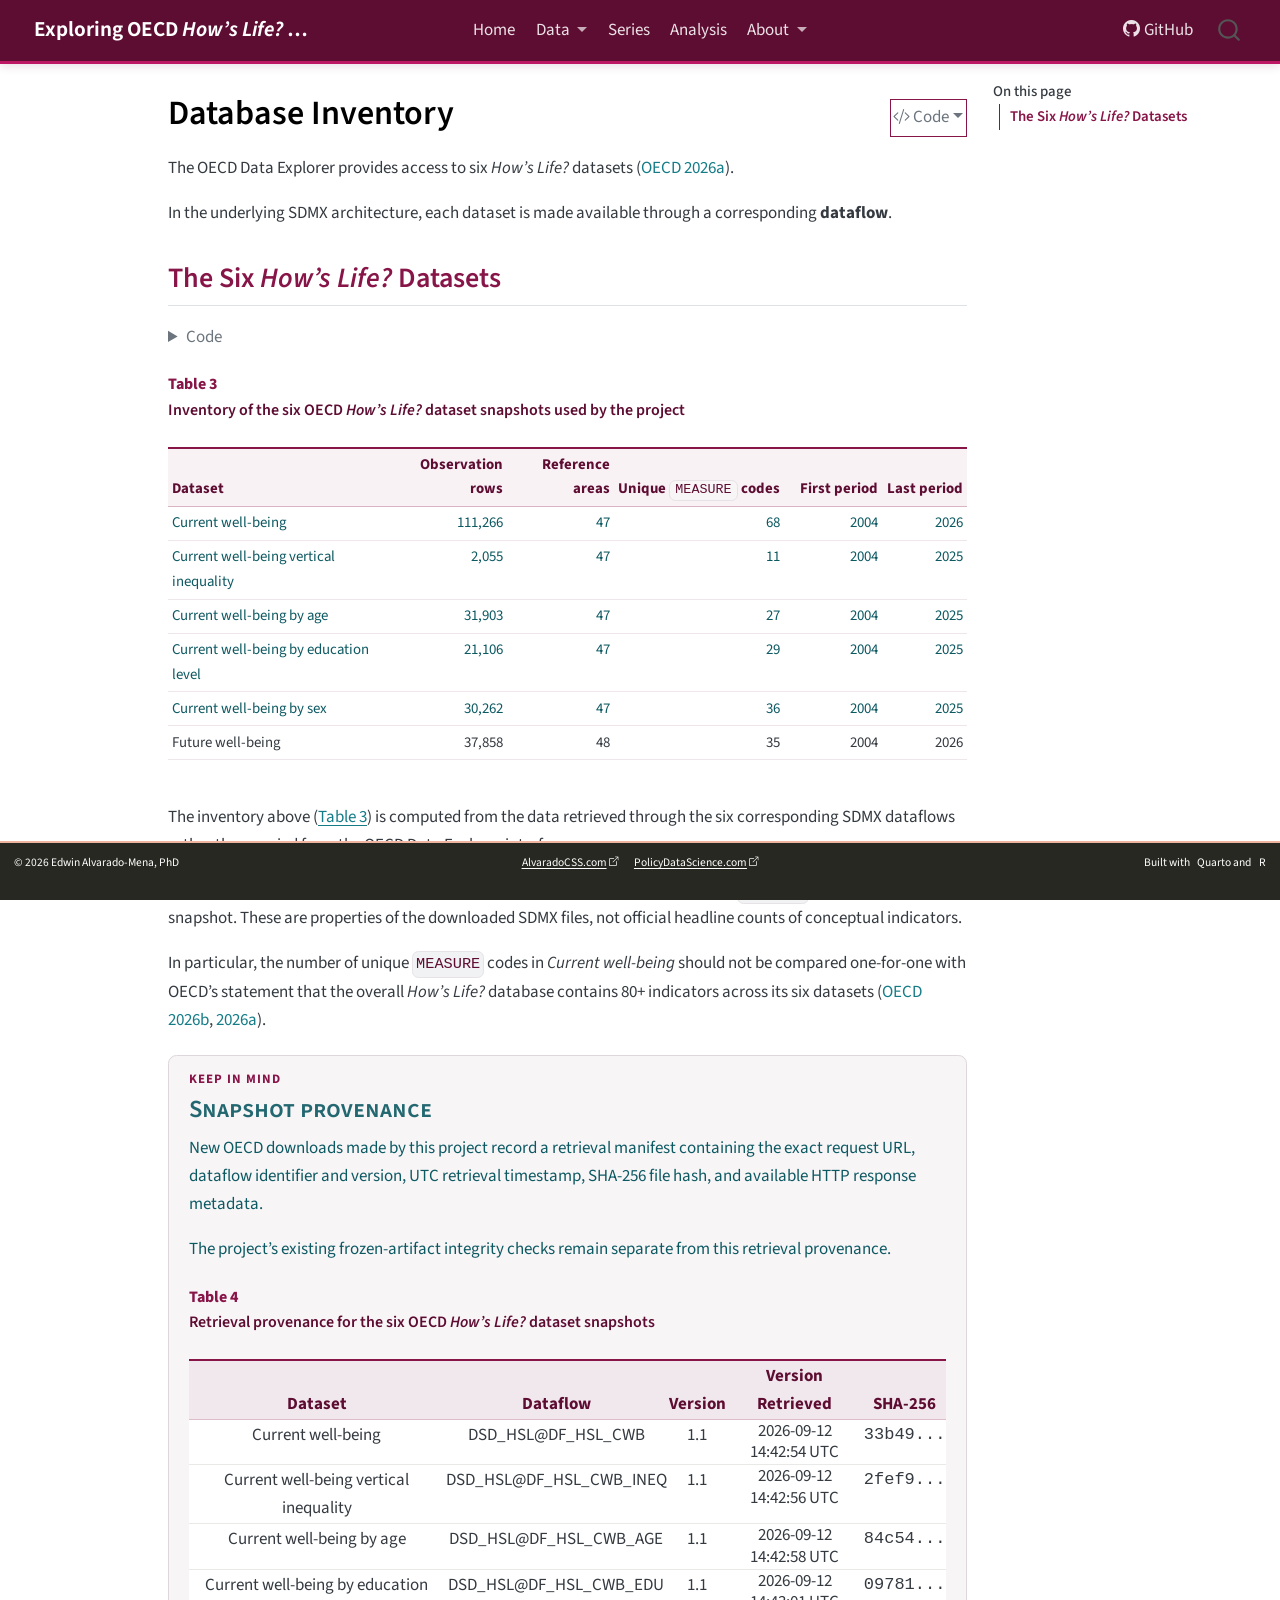
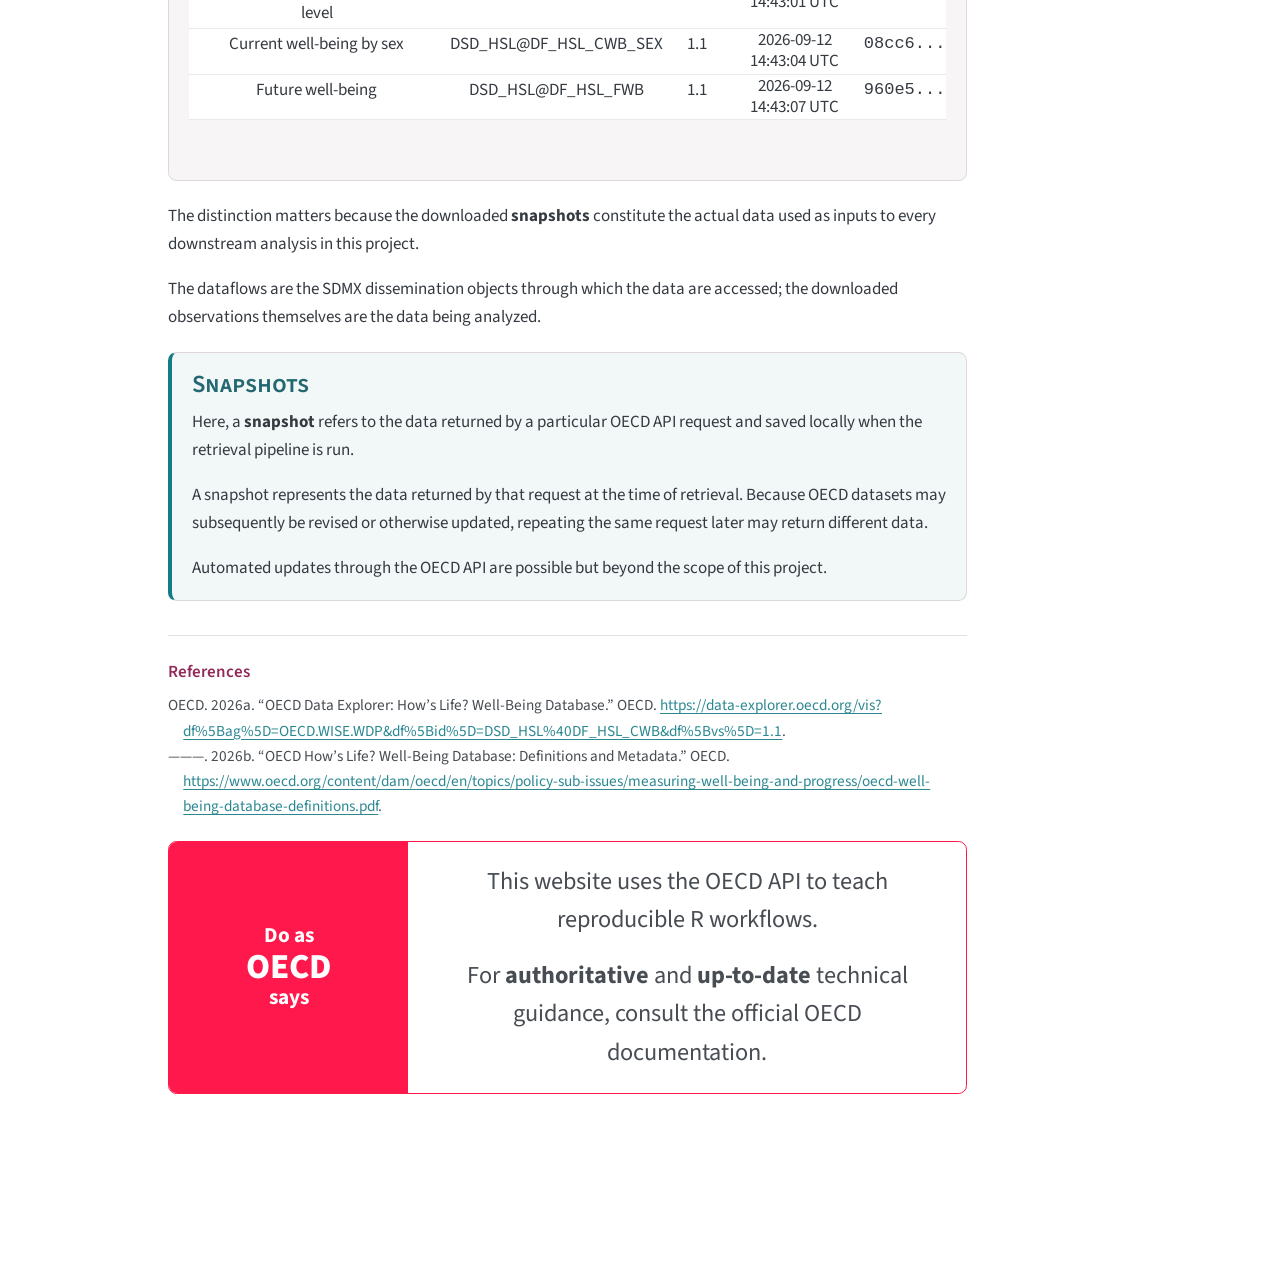
<file: docs/analysis/02-database-inventory.html>
<!DOCTYPE html>
<html xmlns="http://www.w3.org/1999/xhtml" lang="en" xml:lang="en"><head>

<meta charset="utf-8">
<meta name="generator" content="quarto-1.8.25">

<meta name="viewport" content="width=device-width, initial-scale=1.0, user-scalable=yes">


<title>Database Inventory – Exploring OECD How’s Life? Database</title>
<style>
code{white-space: pre-wrap;}
span.smallcaps{font-variant: small-caps;}
div.columns{display: flex; gap: min(4vw, 1.5em);}
div.column{flex: auto; overflow-x: auto;}
div.hanging-indent{margin-left: 1.5em; text-indent: -1.5em;}
ul.task-list{list-style: none;}
ul.task-list li input[type="checkbox"] {
  width: 0.8em;
  margin: 0 0.8em 0.2em -1em; /* quarto-specific, see https://github.com/quarto-dev/quarto-cli/issues/4556 */ 
  vertical-align: middle;
}
/* CSS for syntax highlighting */
html { -webkit-text-size-adjust: 100%; }
pre > code.sourceCode { white-space: pre; position: relative; }
pre > code.sourceCode > span { display: inline-block; line-height: 1.25; }
pre > code.sourceCode > span:empty { height: 1.2em; }
.sourceCode { overflow: visible; }
code.sourceCode > span { color: inherit; text-decoration: inherit; }
div.sourceCode { margin: 1em 0; }
pre.sourceCode { margin: 0; }
@media screen {
div.sourceCode { overflow: auto; }
}
@media print {
pre > code.sourceCode { white-space: pre-wrap; }
pre > code.sourceCode > span { text-indent: -5em; padding-left: 5em; }
}
pre.numberSource code
  { counter-reset: source-line 0; }
pre.numberSource code > span
  { position: relative; left: -4em; counter-increment: source-line; }
pre.numberSource code > span > a:first-child::before
  { content: counter(source-line);
    position: relative; left: -1em; text-align: right; vertical-align: baseline;
    border: none; display: inline-block;
    -webkit-touch-callout: none; -webkit-user-select: none;
    -khtml-user-select: none; -moz-user-select: none;
    -ms-user-select: none; user-select: none;
    padding: 0 4px; width: 4em;
  }
pre.numberSource { margin-left: 3em;  padding-left: 4px; }
div.sourceCode
  {   }
@media screen {
pre > code.sourceCode > span > a:first-child::before { text-decoration: underline; }
}
/* CSS for citations */
div.csl-bib-body { }
div.csl-entry {
  clear: both;
  margin-bottom: 0em;
}
.hanging-indent div.csl-entry {
  margin-left:2em;
  text-indent:-2em;
}
div.csl-left-margin {
  min-width:2em;
  float:left;
}
div.csl-right-inline {
  margin-left:2em;
  padding-left:1em;
}
div.csl-indent {
  margin-left: 2em;
}</style>


<script src="../site_libs/quarto-nav/quarto-nav.js"></script>
<script src="../site_libs/clipboard/clipboard.min.js"></script>
<script src="../site_libs/quarto-search/autocomplete.umd.js"></script>
<script src="../site_libs/quarto-search/fuse.min.js"></script>
<script src="../site_libs/quarto-search/quarto-search.js"></script>
<meta name="quarto:offset" content="../">
<script src="../site_libs/quarto-html/quarto.js" type="module"></script>
<script src="../site_libs/quarto-html/tabsets/tabsets.js" type="module"></script>
<script src="../site_libs/quarto-html/axe/axe-check.js" type="module"></script>
<script src="../site_libs/quarto-html/popper.min.js"></script>
<script src="../site_libs/quarto-html/tippy.umd.min.js"></script>
<script src="../site_libs/quarto-html/anchor.min.js"></script>
<link href="../site_libs/quarto-html/tippy.css" rel="stylesheet">
<link href="../site_libs/quarto-html/quarto-syntax-highlighting-7b89279ff1a6dce999919e0e67d4d9ec.css" rel="stylesheet" id="quarto-text-highlighting-styles">
<script src="../site_libs/bootstrap/bootstrap.min.js"></script>
<link href="../site_libs/bootstrap/bootstrap-icons.css" rel="stylesheet">
<link href="../site_libs/bootstrap/bootstrap-e31584831b205ffbb2d98406f31c2a5b.min.css" rel="stylesheet" append-hash="true" id="quarto-bootstrap" data-mode="light">
<script src="../site_libs/quarto-contrib/iconify-3.0.0/iconify-icon.min.js"></script>
<script id="quarto-search-options" type="application/json">{
  "location": "navbar",
  "copy-button": false,
  "collapse-after": 3,
  "panel-placement": "end",
  "type": "overlay",
  "limit": 50,
  "keyboard-shortcut": [
    "f",
    "/",
    "s"
  ],
  "show-item-context": false,
  "language": {
    "search-no-results-text": "No results",
    "search-matching-documents-text": "matching documents",
    "search-copy-link-title": "Copy link to search",
    "search-hide-matches-text": "Hide additional matches",
    "search-more-match-text": "more match in this document",
    "search-more-matches-text": "more matches in this document",
    "search-clear-button-title": "Clear",
    "search-text-placeholder": "",
    "search-detached-cancel-button-title": "Cancel",
    "search-submit-button-title": "Submit",
    "search-label": "Search"
  }
}</script>


<link rel="stylesheet" href="../styles.css">
<meta property="og:title" content="Database Inventory – Exploring OECD How’s Life? Database">
<meta property="og:description" content="">
<meta property="og:image" content="https://ealvaradomena.github.io/oecd-hows-life/analysis/assets/logo-bg-1200x900.png">
<meta property="og:site_name" content="Exploring OECD <em>How’s Life?</em> Database">
<meta name="twitter:title" content="Database Inventory – Exploring OECD How’s Life? Database">
<meta name="twitter:description" content="">
<meta name="twitter:image" content="https://ealvaradomena.github.io/oecd-hows-life/analysis/assets/logo-bg-1200x900.png">
<meta name="twitter:card" content="summary_large_image">
</head>

<body class="nav-fixed quarto-light">

<div id="quarto-search-results"></div>
  <header id="quarto-header" class="headroom fixed-top">
    <nav class="navbar navbar-expand-lg " data-bs-theme="dark">
      <div class="navbar-container container-fluid">
      <div class="navbar-brand-container mx-auto">
    <a href="../index.html" class="navbar-brand navbar-brand-logo">
    </a>
    <a class="navbar-brand" href="../index.html">
    <span class="navbar-title">Exploring OECD <em>How’s Life?</em> Database</span>
    </a>
  </div>
            <div id="quarto-search" class="" title="Search"></div>
          <button class="navbar-toggler" type="button" data-bs-toggle="collapse" data-bs-target="#navbarCollapse" aria-controls="navbarCollapse" role="menu" aria-expanded="false" aria-label="Toggle navigation" onclick="if (window.quartoToggleHeadroom) { window.quartoToggleHeadroom(); }">
  <span class="navbar-toggler-icon"></span>
</button>
          <div class="collapse navbar-collapse" id="navbarCollapse">
            <ul class="navbar-nav navbar-nav-scroll me-auto">
  <li class="nav-item">
    <a class="nav-link" href="../index.html"> 
<span class="menu-text">Home</span></a>
  </li>  
  <li class="nav-item dropdown ">
    <a class="nav-link dropdown-toggle" href="#" id="nav-menu-data" role="link" data-bs-toggle="dropdown" aria-expanded="false">
 <span class="menu-text">Data</span>
    </a>
    <ul class="dropdown-menu" aria-labelledby="nav-menu-data">    
        <li>
    <a class="dropdown-item" href="../analysis/01-api-and-structure.html">
 <span class="dropdown-text">OECD API</span></a>
  </li>  
        <li>
    <a class="dropdown-item" href="../analysis/02-database-inventory.html">
 <span class="dropdown-text">Database Inventory</span></a>
  </li>  
        <li>
    <a class="dropdown-item" href="../analysis/03-panel-structure.html">
 <span class="dropdown-text">Panel Data</span></a>
  </li>  
        <li>
    <a class="dropdown-item" href="../analysis/04-demographic-comparisons.html">
 <span class="dropdown-text">Demographic Comparisons</span></a>
  </li>  
    </ul>
  </li>
  <li class="nav-item">
    <a class="nav-link" href="../analysis/05-series-explorer.html"> 
<span class="menu-text">Series</span></a>
  </li>  
  <li class="nav-item">
    <a class="nav-link" href="../analysis/06-twfe-analysis.html"> 
<span class="menu-text">Analysis</span></a>
  </li>  
  <li class="nav-item dropdown ">
    <a class="nav-link dropdown-toggle" href="#" id="nav-menu-about" role="link" data-bs-toggle="dropdown" aria-expanded="false">
 <span class="menu-text">About</span>
    </a>
    <ul class="dropdown-menu" aria-labelledby="nav-menu-about">    
        <li>
    <a class="dropdown-item" href="../analysis/how-this-project-works.html">
 <span class="dropdown-text">How This Project Works</span></a>
  </li>  
    </ul>
  </li>
</ul>
            <ul class="navbar-nav navbar-nav-scroll ms-auto">
  <li class="nav-item">
    <a class="nav-link" href="https://github.com/ealvaradomena/oecd-hows-life"> <i class="bi bi-github" role="img" aria-label="GitHub">
</i> 
<span class="menu-text">GitHub</span></a>
  </li>  
</ul>
          </div> <!-- /navcollapse -->
            <div class="quarto-navbar-tools">
</div>
      </div> <!-- /container-fluid -->
    </nav>
</header>
<!-- content -->
<div id="quarto-content" class="quarto-container page-columns page-rows-contents page-layout-article page-navbar">
<!-- sidebar -->
<!-- margin-sidebar -->
    <div id="quarto-margin-sidebar" class="sidebar margin-sidebar">
        <nav id="TOC" role="doc-toc" class="toc-active">
    <h2 id="toc-title">On this page</h2>
   
  <ul class="collapse">
  <li><a href="#the-six-hows-life-datasets" id="toc-the-six-hows-life-datasets" class="nav-link active" data-scroll-target="#the-six-hows-life-datasets">The Six <em>How’s Life?</em> Datasets</a></li>
  </ul>
</nav>
    </div>
<!-- main -->
<main class="content" id="quarto-document-content">

<header id="title-block-header" class="quarto-title-block default">
<div class="quarto-title">
<div class="quarto-title-block"><div><h1 class="title">Database Inventory</h1><button type="button" class="btn code-tools-button dropdown-toggle" id="quarto-code-tools-menu" data-bs-toggle="dropdown" aria-expanded="false"><i class="bi"></i> Code</button><ul class="dropdown-menu dropdown-menu-end" aria-labelelledby="quarto-code-tools-menu"><li><a id="quarto-show-all-code" class="dropdown-item" href="javascript:void(0)" role="button">Show All Code</a></li><li><a id="quarto-hide-all-code" class="dropdown-item" href="javascript:void(0)" role="button">Hide All Code</a></li><li><hr class="dropdown-divider"></li><li><a id="quarto-view-source" class="dropdown-item" href="javascript:void(0)" role="button">View Source</a></li></ul></div></div>
</div>



<div class="quarto-title-meta">

    
  
    
  </div>
  


</header>


<p>The OECD Data Explorer provides access to six <em>How’s Life?</em> datasets <span class="citation" data-cites="oecd_data_explorer_hows_life_2026">(<a href="#ref-oecd_data_explorer_hows_life_2026" role="doc-biblioref">OECD 2026a</a>)</span>.</p>
<p>In the underlying SDMX architecture, each dataset is made available through a corresponding <strong>dataflow</strong>.</p>
<section id="the-six-hows-life-datasets" class="level2">
<h2 class="anchored" data-anchor-id="the-six-hows-life-datasets">The Six <em>How’s Life?</em> Datasets</h2>
<div class="cell">
<details class="code-fold">
<summary>Code</summary>
<div class="code-copy-outer-scaffold"><div class="sourceCode cell-code" id="cb1"><pre class="sourceCode r code-with-copy"><code class="sourceCode r"><span id="cb1-1"><a href="#cb1-1" aria-hidden="true" tabindex="-1"></a>inventory <span class="sc">|&gt;</span></span>
<span id="cb1-2"><a href="#cb1-2" aria-hidden="true" tabindex="-1"></a>  dplyr<span class="sc">::</span><span class="fu">rename</span>(</span>
<span id="cb1-3"><a href="#cb1-3" aria-hidden="true" tabindex="-1"></a>    <span class="st">`</span><span class="at">Observation rows</span><span class="st">`</span> <span class="ot">=</span> data_points,</span>
<span id="cb1-4"><a href="#cb1-4" aria-hidden="true" tabindex="-1"></a>    <span class="st">`</span><span class="at">Reference areas</span><span class="st">`</span> <span class="ot">=</span> reference_areas</span>
<span id="cb1-5"><a href="#cb1-5" aria-hidden="true" tabindex="-1"></a>  ) <span class="sc">|&gt;</span></span>
<span id="cb1-6"><a href="#cb1-6" aria-hidden="true" tabindex="-1"></a>  knitr<span class="sc">::</span><span class="fu">kable</span>(</span>
<span id="cb1-7"><a href="#cb1-7" aria-hidden="true" tabindex="-1"></a>    <span class="at">digits =</span> <span class="dv">0</span></span>
<span id="cb1-8"><a href="#cb1-8" aria-hidden="true" tabindex="-1"></a>  )</span></code></pre></div><button title="Copy to Clipboard" class="code-copy-button"><i class="bi"></i></button></div>
</details>
<div id="tbl-database-inventory" class="cell quarto-float quarto-figure quarto-figure-center anchored">
<figure class="quarto-float quarto-float-tbl figure">
<figcaption class="quarto-float-caption-top quarto-float-caption quarto-float-tbl" id="tbl-database-inventory-caption-0ceaefa1-69ba-4598-a22c-09a6ac19f8ca">
<span class="object-caption-number">Table&nbsp;3</span>
<span class="object-caption-title">Inventory of the six OECD <em>How’s Life?</em> dataset snapshots used by the project</span>
</figcaption>
<div aria-describedby="tbl-database-inventory-caption-0ceaefa1-69ba-4598-a22c-09a6ac19f8ca">
<div class="cell-output-display">
<table class="do-not-create-environment cell caption-top table table-sm table-striped small">
<colgroup>
<col style="width: 36%">
<col style="width: 16%">
<col style="width: 15%">
<col style="width: 8%">
<col style="width: 12%">
<col style="width: 11%">
</colgroup>
<thead>
<tr class="header">
<th style="text-align: left;">dataset</th>
<th style="text-align: right;">Observation rows</th>
<th style="text-align: right;">Reference areas</th>
<th style="text-align: right;">Unique <code>MEASURE</code> codes</th>
<th style="text-align: right;">First period</th>
<th style="text-align: right;">Last period</th>
</tr>
</thead>
<tbody>
<tr class="odd">
<td style="text-align: left;">Current well-being</td>
<td style="text-align: right;">111266</td>
<td style="text-align: right;">47</td>
<td style="text-align: right;">68</td>
<td style="text-align: right;">2004</td>
<td style="text-align: right;">2026</td>
</tr>
<tr class="even">
<td style="text-align: left;">Current well-being vertical inequality</td>
<td style="text-align: right;">2055</td>
<td style="text-align: right;">47</td>
<td style="text-align: right;">11</td>
<td style="text-align: right;">2004</td>
<td style="text-align: right;">2025</td>
</tr>
<tr class="odd">
<td style="text-align: left;">Current well-being by age</td>
<td style="text-align: right;">31903</td>
<td style="text-align: right;">47</td>
<td style="text-align: right;">27</td>
<td style="text-align: right;">2004</td>
<td style="text-align: right;">2025</td>
</tr>
<tr class="even">
<td style="text-align: left;">Current well-being by education level</td>
<td style="text-align: right;">21106</td>
<td style="text-align: right;">47</td>
<td style="text-align: right;">29</td>
<td style="text-align: right;">2004</td>
<td style="text-align: right;">2025</td>
</tr>
<tr class="odd">
<td style="text-align: left;">Current well-being by sex</td>
<td style="text-align: right;">30262</td>
<td style="text-align: right;">47</td>
<td style="text-align: right;">36</td>
<td style="text-align: right;">2004</td>
<td style="text-align: right;">2025</td>
</tr>
<tr class="even">
<td style="text-align: left;">Future well-being</td>
<td style="text-align: right;">37858</td>
<td style="text-align: right;">48</td>
<td style="text-align: right;">35</td>
<td style="text-align: right;">2004</td>
<td style="text-align: right;">2026</td>
</tr>
</tbody>
</table>
</div>
</div>
</figure>
</div>
</div>
<p>The inventory above (<a href="#tbl-database-inventory" class="quarto-xref">Table&nbsp;3</a>) is computed from the data retrieved through the six corresponding SDMX dataflows rather than copied from the OECD Data Explorer interface.</p>
<p>It reports project-derived counts of observation rows, reference areas, and unique <code>MEASURE</code> codes in each local snapshot. These are properties of the downloaded SDMX files, not official headline counts of conceptual indicators.</p>
<p>In particular, the number of unique <code>MEASURE</code> codes in <em>Current well-being</em> should not be compared one-for-one with OECD’s statement that the overall <em>How’s Life?</em> database contains 80+ indicators across its six datasets <span class="citation" data-cites="oecd_hows_life_metadata_2026 oecd_data_explorer_hows_life_2026">(<a href="#ref-oecd_hows_life_metadata_2026" role="doc-biblioref">OECD 2026b</a>, <a href="#ref-oecd_data_explorer_hows_life_2026" role="doc-biblioref">2026a</a>)</span>.</p>
<section id="snapshot-provenance" class="level3 context-note">
<h3 class="anchored" data-anchor-id="snapshot-provenance"><span class="smallcaps">Snapshot provenance</span></h3>
<p>New OECD downloads made by this project record a retrieval manifest containing the exact request URL, dataflow identifier and version, UTC retrieval timestamp, SHA-256 file hash, and available HTTP response metadata.</p>
<p>The project’s existing frozen-artifact integrity checks remain separate from this retrieval provenance.</p>
<div id="tbl-retrieval-manifest" class="quarto-float quarto-figure quarto-figure-center anchored">
<figure class="quarto-float quarto-float-tbl figure">
<figcaption class="quarto-float-caption-top quarto-float-caption quarto-float-tbl" id="tbl-retrieval-manifest-caption-0ceaefa1-69ba-4598-a22c-09a6ac19f8ca">
<span class="object-caption-number">Table&nbsp;4</span>
<span class="object-caption-title">Retrieval provenance for the six OECD <em>How’s Life?</em> dataset snapshots</span>
</figcaption>
<div aria-describedby="tbl-retrieval-manifest-caption-0ceaefa1-69ba-4598-a22c-09a6ac19f8ca">
<div id="retrieval-manifest-summary" aria-live="polite">
Loading retrieval-manifest information…
</div>
</div>
</figure>
</div>
</section>
<script src="../assets/retrieval-manifest.js" defer=""></script>
<p>The distinction matters because the downloaded <strong>snapshots</strong> constitute the actual data used as inputs to every downstream analysis in this project.</p>
<p>The dataflows are the SDMX dissemination objects through which the data are accessed; the downloaded observations themselves are the data being analyzed.</p>
<section id="snapshots" class="level3 data-note">
<h3 class="anchored" data-anchor-id="snapshots"><span class="smallcaps">Snapshots</span></h3>
<p>Here, a <strong>snapshot</strong> refers to the data returned by a particular OECD API request and saved locally when the retrieval pipeline is run.</p>
<p>A snapshot represents the data returned by that request at the time of retrieval. Because OECD datasets may subsequently be revised or otherwise updated, repeating the same request later may return different data.</p>
<p>Automated updates through the OECD API are possible but beyond the scope of this project.</p>
</section>
<script src="../assets/site-refinements.js" defer=""></script>
<div class="oecd-rules">
<div class="oecd-rules__slogan">
<span class="oecd-rules__slogan-line">Do as</span><br>
<span class="oecd-rules__slogan-oecd">OECD</span><br>
<span class="oecd-rules__slogan-line">says</span>
</div>
<div class="oecd-rules__guidance">
<p>This website uses the OECD API to teach reproducible R workflows.</p>
<p>For <strong>authoritative</strong> and <strong>up-to-date</strong> technical guidance, consult the official OECD documentation.</p>
</div>
</div>


<!-- -->


</section>

<div id="quarto-appendix" class="default"><section class="quarto-appendix-contents" role="doc-bibliography" id="quarto-bibliography"><h2 class="anchored quarto-appendix-heading">References</h2><div id="refs" class="references csl-bib-body hanging-indent" data-entry-spacing="0" role="list">
<div id="ref-oecd_data_explorer_hows_life_2026" class="csl-entry" role="listitem">
OECD. 2026a. <span>“OECD Data Explorer: How’s Life? Well-Being Database.”</span> OECD. <a href="https://data-explorer.oecd.org/vis?df%5Bag%5D=OECD.WISE.WDP&amp;df%5Bid%5D=DSD_HSL%40DF_HSL_CWB&amp;df%5Bvs%5D=1.1">https://data-explorer.oecd.org/vis?df%5Bag%5D=OECD.WISE.WDP&amp;df%5Bid%5D=DSD_HSL%40DF_HSL_CWB&amp;df%5Bvs%5D=1.1</a>.
</div>
<div id="ref-oecd_hows_life_metadata_2026" class="csl-entry" role="listitem">
———. 2026b. <span>“OECD How’s Life? Well-Being Database: Definitions and Metadata.”</span> OECD. <a href="https://www.oecd.org/content/dam/oecd/en/topics/policy-sub-issues/measuring-well-being-and-progress/oecd-well-being-database-definitions.pdf">https://www.oecd.org/content/dam/oecd/en/topics/policy-sub-issues/measuring-well-being-and-progress/oecd-well-being-database-definitions.pdf</a>.
</div>
</div></section></div></main> <!-- /main -->
<script id="quarto-html-after-body" type="application/javascript">
  window.document.addEventListener("DOMContentLoaded", function (event) {
    const icon = "";
    const anchorJS = new window.AnchorJS();
    anchorJS.options = {
      placement: 'right',
      icon: icon
    };
    anchorJS.add('.anchored');
    const isCodeAnnotation = (el) => {
      for (const clz of el.classList) {
        if (clz.startsWith('code-annotation-')) {                     
          return true;
        }
      }
      return false;
    }
    const onCopySuccess = function(e) {
      // button target
      const button = e.trigger;
      // don't keep focus
      button.blur();
      // flash "checked"
      button.classList.add('code-copy-button-checked');
      var currentTitle = button.getAttribute("title");
      button.setAttribute("title", "Copied!");
      let tooltip;
      if (window.bootstrap) {
        button.setAttribute("data-bs-toggle", "tooltip");
        button.setAttribute("data-bs-placement", "left");
        button.setAttribute("data-bs-title", "Copied!");
        tooltip = new bootstrap.Tooltip(button, 
          { trigger: "manual", 
            customClass: "code-copy-button-tooltip",
            offset: [0, -8]});
        tooltip.show();    
      }
      setTimeout(function() {
        if (tooltip) {
          tooltip.hide();
          button.removeAttribute("data-bs-title");
          button.removeAttribute("data-bs-toggle");
          button.removeAttribute("data-bs-placement");
        }
        button.setAttribute("title", currentTitle);
        button.classList.remove('code-copy-button-checked');
      }, 1000);
      // clear code selection
      e.clearSelection();
    }
    const getTextToCopy = function(trigger) {
      const outerScaffold = trigger.parentElement.cloneNode(true);
      const codeEl = outerScaffold.querySelector('code');
      for (const childEl of codeEl.children) {
        if (isCodeAnnotation(childEl)) {
          childEl.remove();
        }
      }
      return codeEl.innerText;
    }
    const clipboard = new window.ClipboardJS('.code-copy-button:not([data-in-quarto-modal])', {
      text: getTextToCopy
    });
    clipboard.on('success', onCopySuccess);
    if (window.document.getElementById('quarto-embedded-source-code-modal')) {
      const clipboardModal = new window.ClipboardJS('.code-copy-button[data-in-quarto-modal]', {
        text: getTextToCopy,
        container: window.document.getElementById('quarto-embedded-source-code-modal')
      });
      clipboardModal.on('success', onCopySuccess);
    }
    const viewSource = window.document.getElementById('quarto-view-source') ||
                       window.document.getElementById('quarto-code-tools-source');
    if (viewSource) {
      const sourceUrl = viewSource.getAttribute("data-quarto-source-url");
      viewSource.addEventListener("click", function(e) {
        if (sourceUrl) {
          // rstudio viewer pane
          if (/\bcapabilities=\b/.test(window.location)) {
            window.open(sourceUrl);
          } else {
            window.location.href = sourceUrl;
          }
        } else {
          const modal = new bootstrap.Modal(document.getElementById('quarto-embedded-source-code-modal'));
          modal.show();
        }
        return false;
      });
    }
    function toggleCodeHandler(show) {
      return function(e) {
        const detailsSrc = window.document.querySelectorAll(".cell > details > .sourceCode");
        for (let i=0; i<detailsSrc.length; i++) {
          const details = detailsSrc[i].parentElement;
          if (show) {
            details.open = true;
          } else {
            details.removeAttribute("open");
          }
        }
        const cellCodeDivs = window.document.querySelectorAll(".cell > .sourceCode");
        const fromCls = show ? "hidden" : "unhidden";
        const toCls = show ? "unhidden" : "hidden";
        for (let i=0; i<cellCodeDivs.length; i++) {
          const codeDiv = cellCodeDivs[i];
          if (codeDiv.classList.contains(fromCls)) {
            codeDiv.classList.remove(fromCls);
            codeDiv.classList.add(toCls);
          } 
        }
        return false;
      }
    }
    const hideAllCode = window.document.getElementById("quarto-hide-all-code");
    if (hideAllCode) {
      hideAllCode.addEventListener("click", toggleCodeHandler(false));
    }
    const showAllCode = window.document.getElementById("quarto-show-all-code");
    if (showAllCode) {
      showAllCode.addEventListener("click", toggleCodeHandler(true));
    }
      var localhostRegex = new RegExp(/^(?:http|https):\/\/localhost\:?[0-9]*\//);
      var mailtoRegex = new RegExp(/^mailto:/);
        var filterRegex = new RegExp("https:\/\/ealvaradomena\.github\.io\/oecd-hows-life\/");
      var isInternal = (href) => {
          return filterRegex.test(href) || localhostRegex.test(href) || mailtoRegex.test(href);
      }
      // Inspect non-navigation links and adorn them if external
     var links = window.document.querySelectorAll('a[href]:not(.nav-link):not(.navbar-brand):not(.toc-action):not(.sidebar-link):not(.sidebar-item-toggle):not(.pagination-link):not(.no-external):not([aria-hidden]):not(.dropdown-item):not(.quarto-navigation-tool):not(.about-link)');
      for (var i=0; i<links.length; i++) {
        const link = links[i];
        if (!isInternal(link.href)) {
          // undo the damage that might have been done by quarto-nav.js in the case of
          // links that we want to consider external
          if (link.dataset.originalHref !== undefined) {
            link.href = link.dataset.originalHref;
          }
            // target, if specified
            link.setAttribute("target", "_blank");
            if (link.getAttribute("rel") === null) {
              link.setAttribute("rel", "noopener");
            }
        }
      }
    function tippyHover(el, contentFn, onTriggerFn, onUntriggerFn) {
      const config = {
        allowHTML: true,
        maxWidth: 500,
        delay: 100,
        arrow: false,
        appendTo: function(el) {
            return el.parentElement;
        },
        interactive: true,
        interactiveBorder: 10,
        theme: 'quarto',
        placement: 'bottom-start',
      };
      if (contentFn) {
        config.content = contentFn;
      }
      if (onTriggerFn) {
        config.onTrigger = onTriggerFn;
      }
      if (onUntriggerFn) {
        config.onUntrigger = onUntriggerFn;
      }
      window.tippy(el, config); 
    }
    const noterefs = window.document.querySelectorAll('a[role="doc-noteref"]');
    for (var i=0; i<noterefs.length; i++) {
      const ref = noterefs[i];
      tippyHover(ref, function() {
        // use id or data attribute instead here
        let href = ref.getAttribute('data-footnote-href') || ref.getAttribute('href');
        try { href = new URL(href).hash; } catch {}
        const id = href.replace(/^#\/?/, "");
        const note = window.document.getElementById(id);
        if (note) {
          return note.innerHTML;
        } else {
          return "";
        }
      });
    }
    const xrefs = window.document.querySelectorAll('a.quarto-xref');
    const processXRef = (id, note) => {
      // Strip column container classes
      const stripColumnClz = (el) => {
        el.classList.remove("page-full", "page-columns");
        if (el.children) {
          for (const child of el.children) {
            stripColumnClz(child);
          }
        }
      }
      stripColumnClz(note)
      if (id === null || id.startsWith('sec-')) {
        // Special case sections, only their first couple elements
        const container = document.createElement("div");
        if (note.children && note.children.length > 2) {
          container.appendChild(note.children[0].cloneNode(true));
          for (let i = 1; i < note.children.length; i++) {
            const child = note.children[i];
            if (child.tagName === "P" && child.innerText === "") {
              continue;
            } else {
              container.appendChild(child.cloneNode(true));
              break;
            }
          }
          if (window.Quarto?.typesetMath) {
            window.Quarto.typesetMath(container);
          }
          return container.innerHTML
        } else {
          if (window.Quarto?.typesetMath) {
            window.Quarto.typesetMath(note);
          }
          return note.innerHTML;
        }
      } else {
        // Remove any anchor links if they are present
        const anchorLink = note.querySelector('a.anchorjs-link');
        if (anchorLink) {
          anchorLink.remove();
        }
        if (window.Quarto?.typesetMath) {
          window.Quarto.typesetMath(note);
        }
        if (note.classList.contains("callout")) {
          return note.outerHTML;
        } else {
          return note.innerHTML;
        }
      }
    }
    for (var i=0; i<xrefs.length; i++) {
      const xref = xrefs[i];
      tippyHover(xref, undefined, function(instance) {
        instance.disable();
        let url = xref.getAttribute('href');
        let hash = undefined; 
        if (url.startsWith('#')) {
          hash = url;
        } else {
          try { hash = new URL(url).hash; } catch {}
        }
        if (hash) {
          const id = hash.replace(/^#\/?/, "");
          const note = window.document.getElementById(id);
          if (note !== null) {
            try {
              const html = processXRef(id, note.cloneNode(true));
              instance.setContent(html);
            } finally {
              instance.enable();
              instance.show();
            }
          } else {
            // See if we can fetch this
            fetch(url.split('#')[0])
            .then(res => res.text())
            .then(html => {
              const parser = new DOMParser();
              const htmlDoc = parser.parseFromString(html, "text/html");
              const note = htmlDoc.getElementById(id);
              if (note !== null) {
                const html = processXRef(id, note);
                instance.setContent(html);
              } 
            }).finally(() => {
              instance.enable();
              instance.show();
            });
          }
        } else {
          // See if we can fetch a full url (with no hash to target)
          // This is a special case and we should probably do some content thinning / targeting
          fetch(url)
          .then(res => res.text())
          .then(html => {
            const parser = new DOMParser();
            const htmlDoc = parser.parseFromString(html, "text/html");
            const note = htmlDoc.querySelector('main.content');
            if (note !== null) {
              // This should only happen for chapter cross references
              // (since there is no id in the URL)
              // remove the first header
              if (note.children.length > 0 && note.children[0].tagName === "HEADER") {
                note.children[0].remove();
              }
              const html = processXRef(null, note);
              instance.setContent(html);
            } 
          }).finally(() => {
            instance.enable();
            instance.show();
          });
        }
      }, function(instance) {
      });
    }
        let selectedAnnoteEl;
        const selectorForAnnotation = ( cell, annotation) => {
          let cellAttr = 'data-code-cell="' + cell + '"';
          let lineAttr = 'data-code-annotation="' +  annotation + '"';
          const selector = 'span[' + cellAttr + '][' + lineAttr + ']';
          return selector;
        }
        const selectCodeLines = (annoteEl) => {
          const doc = window.document;
          const targetCell = annoteEl.getAttribute("data-target-cell");
          const targetAnnotation = annoteEl.getAttribute("data-target-annotation");
          const annoteSpan = window.document.querySelector(selectorForAnnotation(targetCell, targetAnnotation));
          const lines = annoteSpan.getAttribute("data-code-lines").split(",");
          const lineIds = lines.map((line) => {
            return targetCell + "-" + line;
          })
          let top = null;
          let height = null;
          let parent = null;
          if (lineIds.length > 0) {
              //compute the position of the single el (top and bottom and make a div)
              const el = window.document.getElementById(lineIds[0]);
              top = el.offsetTop;
              height = el.offsetHeight;
              parent = el.parentElement.parentElement;
            if (lineIds.length > 1) {
              const lastEl = window.document.getElementById(lineIds[lineIds.length - 1]);
              const bottom = lastEl.offsetTop + lastEl.offsetHeight;
              height = bottom - top;
            }
            if (top !== null && height !== null && parent !== null) {
              // cook up a div (if necessary) and position it 
              let div = window.document.getElementById("code-annotation-line-highlight");
              if (div === null) {
                div = window.document.createElement("div");
                div.setAttribute("id", "code-annotation-line-highlight");
                div.style.position = 'absolute';
                parent.appendChild(div);
              }
              div.style.top = top - 2 + "px";
              div.style.height = height + 4 + "px";
              div.style.left = 0;
              let gutterDiv = window.document.getElementById("code-annotation-line-highlight-gutter");
              if (gutterDiv === null) {
                gutterDiv = window.document.createElement("div");
                gutterDiv.setAttribute("id", "code-annotation-line-highlight-gutter");
                gutterDiv.style.position = 'absolute';
                const codeCell = window.document.getElementById(targetCell);
                const gutter = codeCell.querySelector('.code-annotation-gutter');
                gutter.appendChild(gutterDiv);
              }
              gutterDiv.style.top = top - 2 + "px";
              gutterDiv.style.height = height + 4 + "px";
            }
            selectedAnnoteEl = annoteEl;
          }
        };
        const unselectCodeLines = () => {
          const elementsIds = ["code-annotation-line-highlight", "code-annotation-line-highlight-gutter"];
          elementsIds.forEach((elId) => {
            const div = window.document.getElementById(elId);
            if (div) {
              div.remove();
            }
          });
          selectedAnnoteEl = undefined;
        };
          // Handle positioning of the toggle
      window.addEventListener(
        "resize",
        throttle(() => {
          elRect = undefined;
          if (selectedAnnoteEl) {
            selectCodeLines(selectedAnnoteEl);
          }
        }, 10)
      );
      function throttle(fn, ms) {
      let throttle = false;
      let timer;
        return (...args) => {
          if(!throttle) { // first call gets through
              fn.apply(this, args);
              throttle = true;
          } else { // all the others get throttled
              if(timer) clearTimeout(timer); // cancel #2
              timer = setTimeout(() => {
                fn.apply(this, args);
                timer = throttle = false;
              }, ms);
          }
        };
      }
        // Attach click handler to the DT
        const annoteDls = window.document.querySelectorAll('dt[data-target-cell]');
        for (const annoteDlNode of annoteDls) {
          annoteDlNode.addEventListener('click', (event) => {
            const clickedEl = event.target;
            if (clickedEl !== selectedAnnoteEl) {
              unselectCodeLines();
              const activeEl = window.document.querySelector('dt[data-target-cell].code-annotation-active');
              if (activeEl) {
                activeEl.classList.remove('code-annotation-active');
              }
              selectCodeLines(clickedEl);
              clickedEl.classList.add('code-annotation-active');
            } else {
              // Unselect the line
              unselectCodeLines();
              clickedEl.classList.remove('code-annotation-active');
            }
          });
        }
    const findCites = (el) => {
      const parentEl = el.parentElement;
      if (parentEl) {
        const cites = parentEl.dataset.cites;
        if (cites) {
          return {
            el,
            cites: cites.split(' ')
          };
        } else {
          return findCites(el.parentElement)
        }
      } else {
        return undefined;
      }
    };
    var bibliorefs = window.document.querySelectorAll('a[role="doc-biblioref"]');
    for (var i=0; i<bibliorefs.length; i++) {
      const ref = bibliorefs[i];
      const citeInfo = findCites(ref);
      if (citeInfo) {
        tippyHover(citeInfo.el, function() {
          var popup = window.document.createElement('div');
          citeInfo.cites.forEach(function(cite) {
            var citeDiv = window.document.createElement('div');
            citeDiv.classList.add('hanging-indent');
            citeDiv.classList.add('csl-entry');
            var biblioDiv = window.document.getElementById('ref-' + cite);
            if (biblioDiv) {
              citeDiv.innerHTML = biblioDiv.innerHTML;
            }
            popup.appendChild(citeDiv);
          });
          return popup.innerHTML;
        });
      }
    }
  });
  </script><div class="modal fade" id="quarto-embedded-source-code-modal" tabindex="-1" aria-labelledby="quarto-embedded-source-code-modal-label" aria-hidden="true"><div class="modal-dialog modal-dialog-scrollable"><div class="modal-content"><div class="modal-header"><h5 class="modal-title" id="quarto-embedded-source-code-modal-label">Source Code</h5><button class="btn-close" data-bs-dismiss="modal"></button></div><div class="modal-body"><div class="">
<div class="code-copy-outer-scaffold"><div class="sourceCode" id="cb2" data-shortcodes="false"><pre class="sourceCode markdown code-with-copy"><code class="sourceCode markdown"><span id="cb2-1"><a href="#cb2-1" aria-hidden="true" tabindex="-1"></a><span class="co">---</span></span>
<span id="cb2-2"><a href="#cb2-2" aria-hidden="true" tabindex="-1"></a><span class="an">engine:</span><span class="co"> markdown</span></span>
<span id="cb2-3"><a href="#cb2-3" aria-hidden="true" tabindex="-1"></a><span class="an">title:</span><span class="co"> "Database Inventory"</span></span>
<span id="cb2-4"><a href="#cb2-4" aria-hidden="true" tabindex="-1"></a><span class="co">---</span></span>
<span id="cb2-5"><a href="#cb2-5" aria-hidden="true" tabindex="-1"></a></span>
<span id="cb2-6"><a href="#cb2-6" aria-hidden="true" tabindex="-1"></a></span>
<span id="cb2-7"><a href="#cb2-7" aria-hidden="true" tabindex="-1"></a></span>
<span id="cb2-8"><a href="#cb2-8" aria-hidden="true" tabindex="-1"></a>The OECD Data Explorer provides access to six *How's Life?* datasets <span class="co">[</span><span class="ot">@oecd_data_explorer_hows_life_2026</span><span class="co">]</span>. </span>
<span id="cb2-9"><a href="#cb2-9" aria-hidden="true" tabindex="-1"></a></span>
<span id="cb2-10"><a href="#cb2-10" aria-hidden="true" tabindex="-1"></a>In the underlying SDMX architecture, each dataset is made available through a corresponding **dataflow**.</span>
<span id="cb2-11"><a href="#cb2-11" aria-hidden="true" tabindex="-1"></a></span>
<span id="cb2-12"><a href="#cb2-12" aria-hidden="true" tabindex="-1"></a><span class="fu">## The Six *How's Life?* Datasets</span></span>
<span id="cb2-13"><a href="#cb2-13" aria-hidden="true" tabindex="-1"></a></span>
<span id="cb2-14"><a href="#cb2-14" aria-hidden="true" tabindex="-1"></a>::: {#tbl-database-inventory .cell tbl-cap='Inventory of the six OECD *How’s Life?* dataset snapshots used by the project.'}</span>
<span id="cb2-15"><a href="#cb2-15" aria-hidden="true" tabindex="-1"></a></span>
<span id="cb2-16"><a href="#cb2-16" aria-hidden="true" tabindex="-1"></a><span class="in">```{.r .cell-code}</span></span>
<span id="cb2-17"><a href="#cb2-17" aria-hidden="true" tabindex="-1"></a>inventory <span class="sc">|&gt;</span></span>
<span id="cb2-18"><a href="#cb2-18" aria-hidden="true" tabindex="-1"></a>  dplyr<span class="sc">::</span><span class="fu">rename</span>(</span>
<span id="cb2-19"><a href="#cb2-19" aria-hidden="true" tabindex="-1"></a>    <span class="st">`</span><span class="at">Observation rows</span><span class="st">`</span> <span class="ot">=</span> data_points,</span>
<span id="cb2-20"><a href="#cb2-20" aria-hidden="true" tabindex="-1"></a>    <span class="st">`</span><span class="at">Reference areas</span><span class="st">`</span> <span class="ot">=</span> reference_areas</span>
<span id="cb2-21"><a href="#cb2-21" aria-hidden="true" tabindex="-1"></a>  ) <span class="sc">|&gt;</span></span>
<span id="cb2-22"><a href="#cb2-22" aria-hidden="true" tabindex="-1"></a>  knitr<span class="sc">::</span><span class="fu">kable</span>(</span>
<span id="cb2-23"><a href="#cb2-23" aria-hidden="true" tabindex="-1"></a>    <span class="at">digits =</span> <span class="dv">0</span></span>
<span id="cb2-24"><a href="#cb2-24" aria-hidden="true" tabindex="-1"></a>  )</span>
<span id="cb2-25"><a href="#cb2-25" aria-hidden="true" tabindex="-1"></a><span class="in">```</span></span>
<span id="cb2-26"><a href="#cb2-26" aria-hidden="true" tabindex="-1"></a></span>
<span id="cb2-27"><a href="#cb2-27" aria-hidden="true" tabindex="-1"></a>::: {.cell-output-display}</span>
<span id="cb2-28"><a href="#cb2-28" aria-hidden="true" tabindex="-1"></a></span>
<span id="cb2-29"><a href="#cb2-29" aria-hidden="true" tabindex="-1"></a></span>
<span id="cb2-30"><a href="#cb2-30" aria-hidden="true" tabindex="-1"></a><span class="pp">|</span>dataset                                <span class="pp">|</span> Observation rows<span class="pp">|</span> Reference areas<span class="pp">|</span> measures<span class="pp">|</span> first_period<span class="pp">|</span> last_period<span class="pp">|</span></span>
<span id="cb2-31"><a href="#cb2-31" aria-hidden="true" tabindex="-1"></a><span class="pp">|:--------------------------------------|----------------:|---------------:|--------:|------------:|-----------:|</span></span>
<span id="cb2-32"><a href="#cb2-32" aria-hidden="true" tabindex="-1"></a><span class="pp">|</span>Current well-being                     <span class="pp">|</span>           111266<span class="pp">|</span>              47<span class="pp">|</span>       68<span class="pp">|</span>         2004<span class="pp">|</span>        2026<span class="pp">|</span></span>
<span id="cb2-33"><a href="#cb2-33" aria-hidden="true" tabindex="-1"></a><span class="pp">|</span>Current well-being vertical inequality <span class="pp">|</span>             2055<span class="pp">|</span>              47<span class="pp">|</span>       11<span class="pp">|</span>         2004<span class="pp">|</span>        2025<span class="pp">|</span></span>
<span id="cb2-34"><a href="#cb2-34" aria-hidden="true" tabindex="-1"></a><span class="pp">|</span>Current well-being by age              <span class="pp">|</span>            31903<span class="pp">|</span>              47<span class="pp">|</span>       27<span class="pp">|</span>         2004<span class="pp">|</span>        2025<span class="pp">|</span></span>
<span id="cb2-35"><a href="#cb2-35" aria-hidden="true" tabindex="-1"></a><span class="pp">|</span>Current well-being by education level  <span class="pp">|</span>            21106<span class="pp">|</span>              47<span class="pp">|</span>       29<span class="pp">|</span>         2004<span class="pp">|</span>        2025<span class="pp">|</span></span>
<span id="cb2-36"><a href="#cb2-36" aria-hidden="true" tabindex="-1"></a><span class="pp">|</span>Current well-being by sex              <span class="pp">|</span>            30262<span class="pp">|</span>              47<span class="pp">|</span>       36<span class="pp">|</span>         2004<span class="pp">|</span>        2025<span class="pp">|</span></span>
<span id="cb2-37"><a href="#cb2-37" aria-hidden="true" tabindex="-1"></a><span class="pp">|</span>Future well-being                      <span class="pp">|</span>            37858<span class="pp">|</span>              48<span class="pp">|</span>       35<span class="pp">|</span>         2004<span class="pp">|</span>        2026<span class="pp">|</span></span>
<span id="cb2-38"><a href="#cb2-38" aria-hidden="true" tabindex="-1"></a></span>
<span id="cb2-39"><a href="#cb2-39" aria-hidden="true" tabindex="-1"></a></span>
<span id="cb2-40"><a href="#cb2-40" aria-hidden="true" tabindex="-1"></a>:::</span>
<span id="cb2-41"><a href="#cb2-41" aria-hidden="true" tabindex="-1"></a>:::</span>
<span id="cb2-42"><a href="#cb2-42" aria-hidden="true" tabindex="-1"></a></span>
<span id="cb2-43"><a href="#cb2-43" aria-hidden="true" tabindex="-1"></a>The inventory above (@tbl-database-inventory) is computed from the data retrieved through the six corresponding SDMX dataflows rather than copied from the OECD Data Explorer interface. </span>
<span id="cb2-44"><a href="#cb2-44" aria-hidden="true" tabindex="-1"></a></span>
<span id="cb2-45"><a href="#cb2-45" aria-hidden="true" tabindex="-1"></a>It reports project-derived counts of observation rows, reference areas, and unique <span class="in">`MEASURE`</span> codes in each local snapshot. These are properties of the downloaded SDMX files, not official headline counts of conceptual indicators.</span>
<span id="cb2-46"><a href="#cb2-46" aria-hidden="true" tabindex="-1"></a></span>
<span id="cb2-47"><a href="#cb2-47" aria-hidden="true" tabindex="-1"></a>In particular, the number of unique <span class="in">`MEASURE`</span> codes in *Current well-being* should not be compared one-for-one with OECD's statement that the overall *How's Life?* database contains 80+ indicators across its six datasets <span class="co">[</span><span class="ot">@oecd_hows_life_metadata_2026; @oecd_data_explorer_hows_life_2026</span><span class="co">]</span>.</span>
<span id="cb2-48"><a href="#cb2-48" aria-hidden="true" tabindex="-1"></a></span>
<span id="cb2-49"><a href="#cb2-49" aria-hidden="true" tabindex="-1"></a>::: {.context-note}</span>
<span id="cb2-50"><a href="#cb2-50" aria-hidden="true" tabindex="-1"></a><span class="fu">### [Snapshot provenance]{.smallcaps}</span></span>
<span id="cb2-51"><a href="#cb2-51" aria-hidden="true" tabindex="-1"></a></span>
<span id="cb2-52"><a href="#cb2-52" aria-hidden="true" tabindex="-1"></a>New OECD downloads made by this project record a retrieval manifest containing the exact request URL, dataflow identifier and version, UTC retrieval timestamp, SHA-256 file hash, and available HTTP response metadata.</span>
<span id="cb2-53"><a href="#cb2-53" aria-hidden="true" tabindex="-1"></a></span>
<span id="cb2-54"><a href="#cb2-54" aria-hidden="true" tabindex="-1"></a>The project's existing frozen-artifact integrity checks remain separate from this retrieval provenance.</span>
<span id="cb2-55"><a href="#cb2-55" aria-hidden="true" tabindex="-1"></a></span>
<span id="cb2-56"><a href="#cb2-56" aria-hidden="true" tabindex="-1"></a>::: {#tbl-retrieval-manifest}</span>
<span id="cb2-57"><a href="#cb2-57" aria-hidden="true" tabindex="-1"></a><span class="dt">&lt;</span><span class="kw">div</span><span class="ot"> id</span><span class="op">=</span><span class="st">"retrieval-manifest-summary"</span><span class="ot"> aria-live</span><span class="op">=</span><span class="st">"polite"</span><span class="dt">&gt;</span>Loading retrieval-manifest information…<span class="dt">&lt;/</span><span class="kw">div</span><span class="dt">&gt;</span></span>
<span id="cb2-58"><a href="#cb2-58" aria-hidden="true" tabindex="-1"></a></span>
<span id="cb2-59"><a href="#cb2-59" aria-hidden="true" tabindex="-1"></a>Retrieval provenance for the six OECD *How’s Life?* dataset snapshots</span>
<span id="cb2-60"><a href="#cb2-60" aria-hidden="true" tabindex="-1"></a>:::</span>
<span id="cb2-61"><a href="#cb2-61" aria-hidden="true" tabindex="-1"></a>:::</span>
<span id="cb2-62"><a href="#cb2-62" aria-hidden="true" tabindex="-1"></a></span>
<span id="cb2-63"><a href="#cb2-63" aria-hidden="true" tabindex="-1"></a><span class="dt">&lt;</span><span class="kw">script</span><span class="ot"> src</span><span class="op">=</span><span class="st">"../assets/retrieval-manifest.js"</span><span class="ot"> defer</span><span class="dt">&gt;&lt;/</span><span class="kw">script</span><span class="dt">&gt;</span></span>
<span id="cb2-64"><a href="#cb2-64" aria-hidden="true" tabindex="-1"></a></span>
<span id="cb2-65"><a href="#cb2-65" aria-hidden="true" tabindex="-1"></a>The distinction matters because the downloaded **snapshots** constitute the actual data used as inputs to every downstream analysis in this project.</span>
<span id="cb2-66"><a href="#cb2-66" aria-hidden="true" tabindex="-1"></a></span>
<span id="cb2-67"><a href="#cb2-67" aria-hidden="true" tabindex="-1"></a>The dataflows are the SDMX dissemination objects through which the data are accessed; the downloaded observations themselves are the data being analyzed.</span>
<span id="cb2-68"><a href="#cb2-68" aria-hidden="true" tabindex="-1"></a></span>
<span id="cb2-69"><a href="#cb2-69" aria-hidden="true" tabindex="-1"></a>::: {.data-note}</span>
<span id="cb2-70"><a href="#cb2-70" aria-hidden="true" tabindex="-1"></a><span class="fu">### [Snapshots]{.smallcaps}</span></span>
<span id="cb2-71"><a href="#cb2-71" aria-hidden="true" tabindex="-1"></a>Here, a **snapshot** refers to the data returned by a particular OECD API request and saved locally when the retrieval pipeline is run. </span>
<span id="cb2-72"><a href="#cb2-72" aria-hidden="true" tabindex="-1"></a></span>
<span id="cb2-73"><a href="#cb2-73" aria-hidden="true" tabindex="-1"></a>A snapshot represents the data returned by that request at the time of retrieval. Because OECD datasets may subsequently be revised or otherwise updated, repeating the same request later may return different data.</span>
<span id="cb2-74"><a href="#cb2-74" aria-hidden="true" tabindex="-1"></a></span>
<span id="cb2-75"><a href="#cb2-75" aria-hidden="true" tabindex="-1"></a>Automated updates through the OECD API are possible but beyond the scope of this project.</span>
<span id="cb2-76"><a href="#cb2-76" aria-hidden="true" tabindex="-1"></a>:::</span>
<span id="cb2-77"><a href="#cb2-77" aria-hidden="true" tabindex="-1"></a></span>
<span id="cb2-78"><a href="#cb2-78" aria-hidden="true" tabindex="-1"></a><span class="dt">&lt;</span><span class="kw">script</span><span class="ot"> src</span><span class="op">=</span><span class="st">"../assets/site-refinements.js"</span><span class="ot"> defer</span><span class="dt">&gt;&lt;/</span><span class="kw">script</span><span class="dt">&gt;</span></span>
<span id="cb2-79"><a href="#cb2-79" aria-hidden="true" tabindex="-1"></a></span>
<span id="cb2-80"><a href="#cb2-80" aria-hidden="true" tabindex="-1"></a>{{&lt; oecd-rules &gt;}}</span></code></pre></div><button title="Copy to Clipboard" class="code-copy-button" data-in-quarto-modal=""><i class="bi"></i></button></div>
</div></div></div></div></div>
</div> <!-- /content -->
<footer class="footer">
  <div class="nav-footer">
    <div class="nav-footer-left">
<p>© <span data-current-year="">2026</span> Edwin Alvarado-Mena, PhD</p>
</div>   
    <div class="nav-footer-center">
<p><a href="https://alvaradocss.com/">AlvaradoCSS.com</a> <span class="footer-link-separator"></span> <a href="https://policydatascience.com/">PolicyDataScience.com</a></p>
</div>
    <div class="nav-footer-right">
<p>Built with <iconify-icon role="img" inline="" icon="simple-icons:quarto" style="margin:0 .14rem 0 .08rem;vertical-align:-.12rem;;font-size: 0.875em;" aria-label="Icon quarto from simple-icons Iconify.design set." title="Icon quarto from simple-icons Iconify.design set."></iconify-icon> Quarto and <iconify-icon role="img" inline="" icon="fa6-brands:r-project" style="margin:0 .14rem 0 .08rem;vertical-align:-.12rem;;font-size: 0.875em;" aria-label="Icon r-project from fa6-brands Iconify.design set." title="Icon r-project from fa6-brands Iconify.design set."></iconify-icon> R</p>
</div>
  </div>
</footer>




</body></html>
</file>
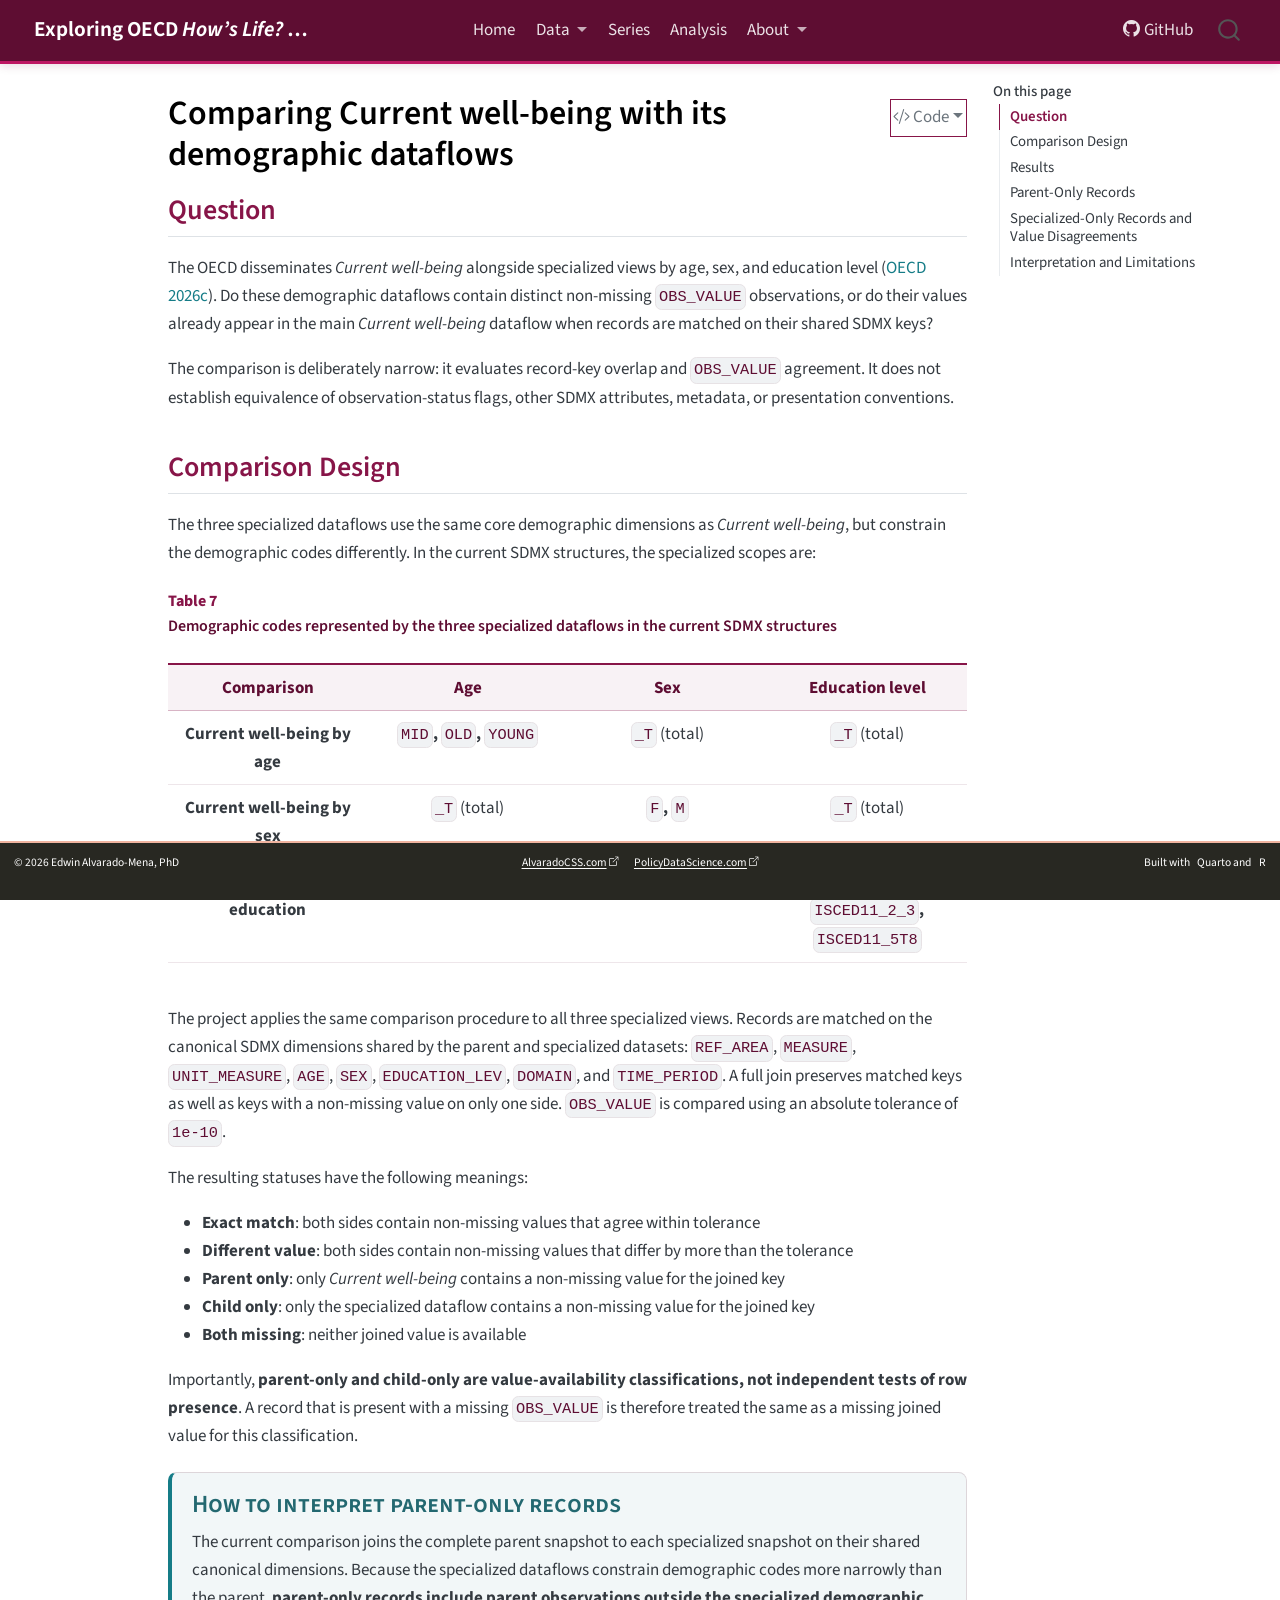
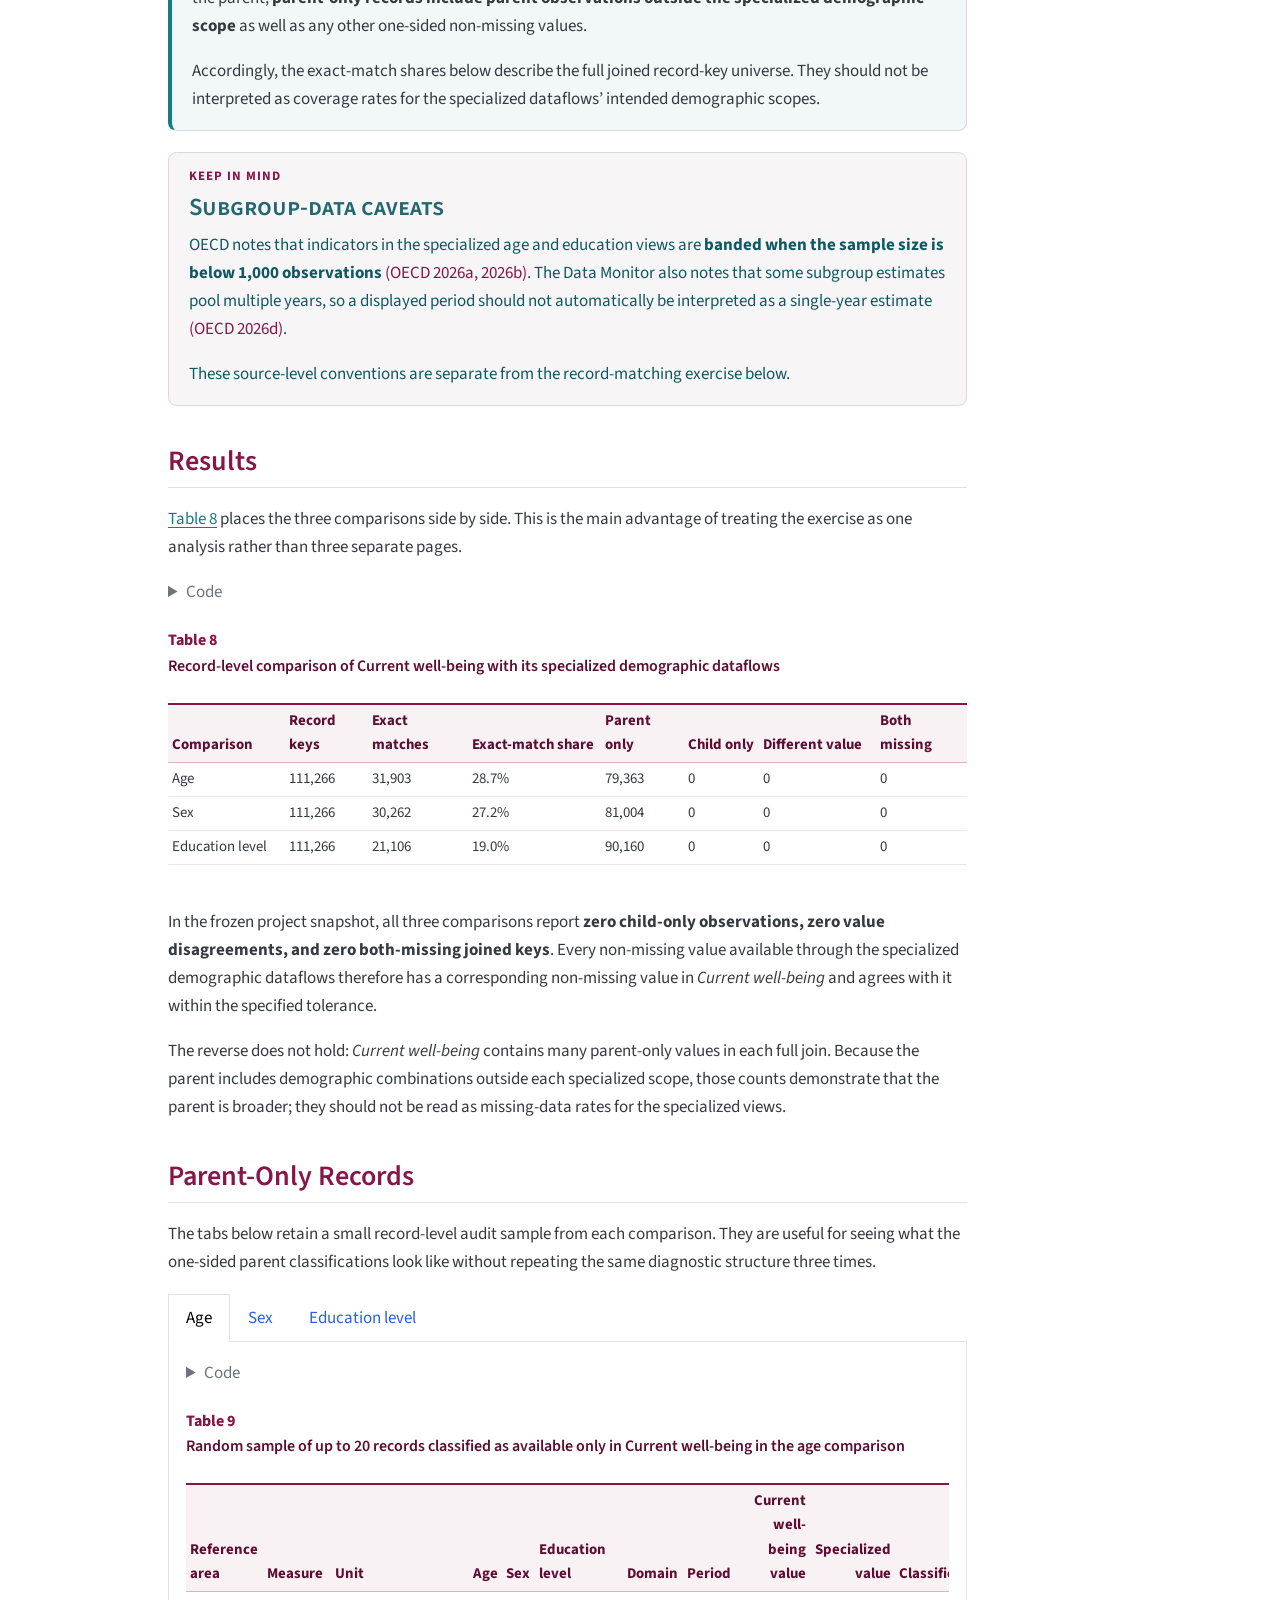
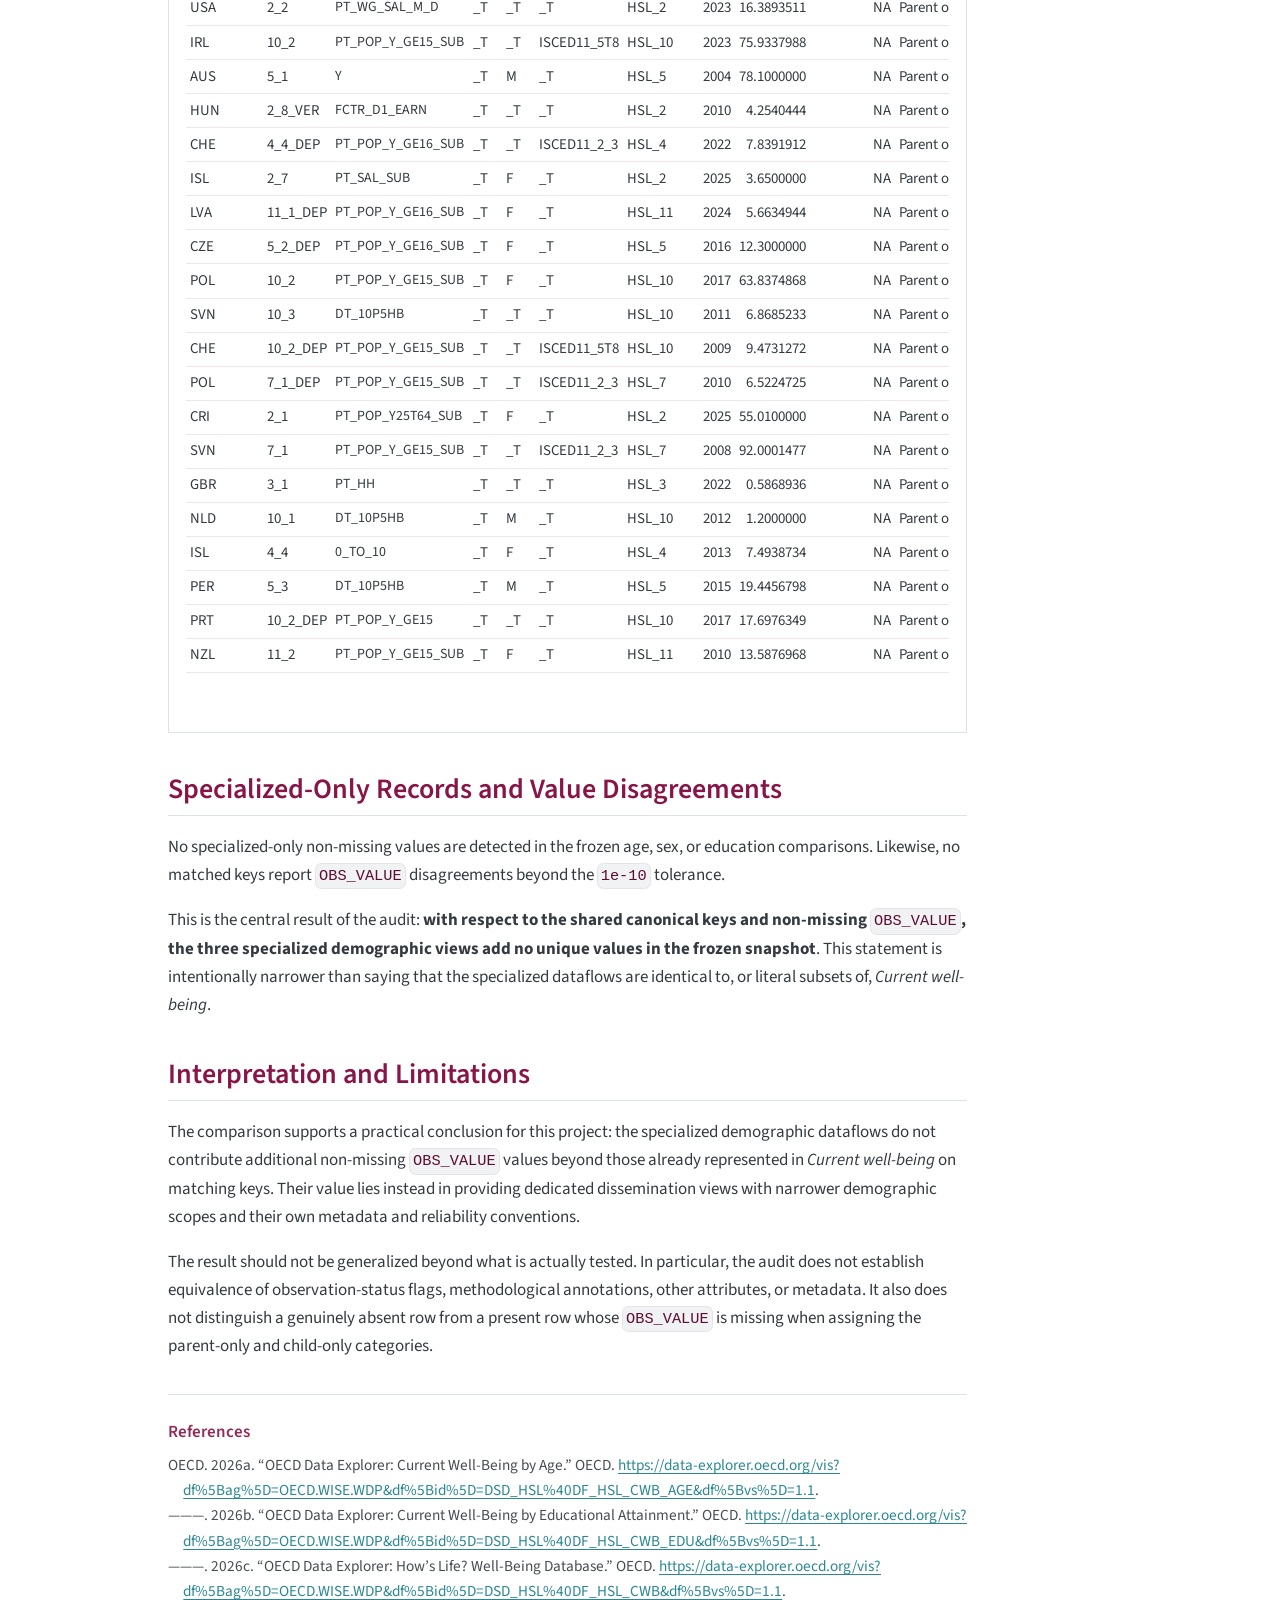
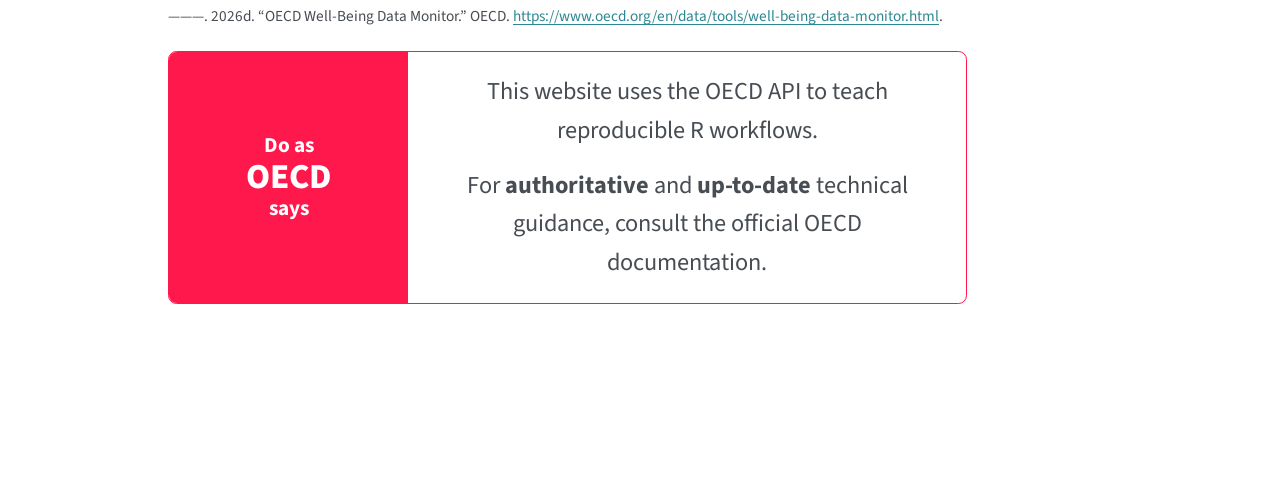
<file: docs/analysis/04-demographic-comparisons.html>
<!DOCTYPE html>
<html xmlns="http://www.w3.org/1999/xhtml" lang="en" xml:lang="en"><head>

<meta charset="utf-8">
<meta name="generator" content="quarto-1.8.25">

<meta name="viewport" content="width=device-width, initial-scale=1.0, user-scalable=yes">


<title>Comparing Current well-being with its demographic dataflows – Exploring OECD How’s Life? Database</title>
<style>
code{white-space: pre-wrap;}
span.smallcaps{font-variant: small-caps;}
div.columns{display: flex; gap: min(4vw, 1.5em);}
div.column{flex: auto; overflow-x: auto;}
div.hanging-indent{margin-left: 1.5em; text-indent: -1.5em;}
ul.task-list{list-style: none;}
ul.task-list li input[type="checkbox"] {
  width: 0.8em;
  margin: 0 0.8em 0.2em -1em; /* quarto-specific, see https://github.com/quarto-dev/quarto-cli/issues/4556 */ 
  vertical-align: middle;
}
/* CSS for syntax highlighting */
html { -webkit-text-size-adjust: 100%; }
pre > code.sourceCode { white-space: pre; position: relative; }
pre > code.sourceCode > span { display: inline-block; line-height: 1.25; }
pre > code.sourceCode > span:empty { height: 1.2em; }
.sourceCode { overflow: visible; }
code.sourceCode > span { color: inherit; text-decoration: inherit; }
div.sourceCode { margin: 1em 0; }
pre.sourceCode { margin: 0; }
@media screen {
div.sourceCode { overflow: auto; }
}
@media print {
pre > code.sourceCode { white-space: pre-wrap; }
pre > code.sourceCode > span { text-indent: -5em; padding-left: 5em; }
}
pre.numberSource code
  { counter-reset: source-line 0; }
pre.numberSource code > span
  { position: relative; left: -4em; counter-increment: source-line; }
pre.numberSource code > span > a:first-child::before
  { content: counter(source-line);
    position: relative; left: -1em; text-align: right; vertical-align: baseline;
    border: none; display: inline-block;
    -webkit-touch-callout: none; -webkit-user-select: none;
    -khtml-user-select: none; -moz-user-select: none;
    -ms-user-select: none; user-select: none;
    padding: 0 4px; width: 4em;
  }
pre.numberSource { margin-left: 3em;  padding-left: 4px; }
div.sourceCode
  {   }
@media screen {
pre > code.sourceCode > span > a:first-child::before { text-decoration: underline; }
}
/* CSS for citations */
div.csl-bib-body { }
div.csl-entry {
  clear: both;
  margin-bottom: 0em;
}
.hanging-indent div.csl-entry {
  margin-left:2em;
  text-indent:-2em;
}
div.csl-left-margin {
  min-width:2em;
  float:left;
}
div.csl-right-inline {
  margin-left:2em;
  padding-left:1em;
}
div.csl-indent {
  margin-left: 2em;
}</style>


<script src="../site_libs/quarto-nav/quarto-nav.js"></script>
<script src="../site_libs/clipboard/clipboard.min.js"></script>
<script src="../site_libs/quarto-search/autocomplete.umd.js"></script>
<script src="../site_libs/quarto-search/fuse.min.js"></script>
<script src="../site_libs/quarto-search/quarto-search.js"></script>
<meta name="quarto:offset" content="../">
<script src="../site_libs/quarto-html/quarto.js" type="module"></script>
<script src="../site_libs/quarto-html/tabsets/tabsets.js" type="module"></script>
<script src="../site_libs/quarto-html/axe/axe-check.js" type="module"></script>
<script src="../site_libs/quarto-html/popper.min.js"></script>
<script src="../site_libs/quarto-html/tippy.umd.min.js"></script>
<script src="../site_libs/quarto-html/anchor.min.js"></script>
<link href="../site_libs/quarto-html/tippy.css" rel="stylesheet">
<link href="../site_libs/quarto-html/quarto-syntax-highlighting-7b89279ff1a6dce999919e0e67d4d9ec.css" rel="stylesheet" id="quarto-text-highlighting-styles">
<script src="../site_libs/bootstrap/bootstrap.min.js"></script>
<link href="../site_libs/bootstrap/bootstrap-icons.css" rel="stylesheet">
<link href="../site_libs/bootstrap/bootstrap-e31584831b205ffbb2d98406f31c2a5b.min.css" rel="stylesheet" append-hash="true" id="quarto-bootstrap" data-mode="light">
<script src="../site_libs/quarto-contrib/iconify-3.0.0/iconify-icon.min.js"></script>
<script id="quarto-search-options" type="application/json">{
  "location": "navbar",
  "copy-button": false,
  "collapse-after": 3,
  "panel-placement": "end",
  "type": "overlay",
  "limit": 50,
  "keyboard-shortcut": [
    "f",
    "/",
    "s"
  ],
  "show-item-context": false,
  "language": {
    "search-no-results-text": "No results",
    "search-matching-documents-text": "matching documents",
    "search-copy-link-title": "Copy link to search",
    "search-hide-matches-text": "Hide additional matches",
    "search-more-match-text": "more match in this document",
    "search-more-matches-text": "more matches in this document",
    "search-clear-button-title": "Clear",
    "search-text-placeholder": "",
    "search-detached-cancel-button-title": "Cancel",
    "search-submit-button-title": "Submit",
    "search-label": "Search"
  }
}</script>


<link rel="stylesheet" href="../styles.css">
<meta property="og:title" content="Comparing Current well-being with its demographic dataflows – Exploring OECD How’s Life? Database">
<meta property="og:description" content="">
<meta property="og:image" content="https://ealvaradomena.github.io/oecd-hows-life/analysis/assets/logo-bg-1200x900.png">
<meta property="og:site_name" content="Exploring OECD <em>How’s Life?</em> Database">
<meta name="twitter:title" content="Comparing Current well-being with its demographic dataflows – Exploring OECD How’s Life? Database">
<meta name="twitter:description" content="">
<meta name="twitter:image" content="https://ealvaradomena.github.io/oecd-hows-life/analysis/assets/logo-bg-1200x900.png">
<meta name="twitter:card" content="summary_large_image">
</head>

<body class="nav-fixed quarto-light">

<div id="quarto-search-results"></div>
  <header id="quarto-header" class="headroom fixed-top">
    <nav class="navbar navbar-expand-lg " data-bs-theme="dark">
      <div class="navbar-container container-fluid">
      <div class="navbar-brand-container mx-auto">
    <a href="../index.html" class="navbar-brand navbar-brand-logo">
    </a>
    <a class="navbar-brand" href="../index.html">
    <span class="navbar-title">Exploring OECD <em>How’s Life?</em> Database</span>
    </a>
  </div>
            <div id="quarto-search" class="" title="Search"></div>
          <button class="navbar-toggler" type="button" data-bs-toggle="collapse" data-bs-target="#navbarCollapse" aria-controls="navbarCollapse" role="menu" aria-expanded="false" aria-label="Toggle navigation" onclick="if (window.quartoToggleHeadroom) { window.quartoToggleHeadroom(); }">
  <span class="navbar-toggler-icon"></span>
</button>
          <div class="collapse navbar-collapse" id="navbarCollapse">
            <ul class="navbar-nav navbar-nav-scroll me-auto">
  <li class="nav-item">
    <a class="nav-link" href="../index.html"> 
<span class="menu-text">Home</span></a>
  </li>  
  <li class="nav-item dropdown ">
    <a class="nav-link dropdown-toggle" href="#" id="nav-menu-data" role="link" data-bs-toggle="dropdown" aria-expanded="false">
 <span class="menu-text">Data</span>
    </a>
    <ul class="dropdown-menu" aria-labelledby="nav-menu-data">    
        <li>
    <a class="dropdown-item" href="../analysis/01-api-and-structure.html">
 <span class="dropdown-text">OECD API</span></a>
  </li>  
        <li>
    <a class="dropdown-item" href="../analysis/02-database-inventory.html">
 <span class="dropdown-text">Database Inventory</span></a>
  </li>  
        <li>
    <a class="dropdown-item" href="../analysis/03-panel-structure.html">
 <span class="dropdown-text">Panel Data</span></a>
  </li>  
        <li>
    <a class="dropdown-item" href="../analysis/04-demographic-comparisons.html">
 <span class="dropdown-text">Demographic Comparisons</span></a>
  </li>  
    </ul>
  </li>
  <li class="nav-item">
    <a class="nav-link" href="../analysis/05-series-explorer.html"> 
<span class="menu-text">Series</span></a>
  </li>  
  <li class="nav-item">
    <a class="nav-link" href="../analysis/06-twfe-analysis.html"> 
<span class="menu-text">Analysis</span></a>
  </li>  
  <li class="nav-item dropdown ">
    <a class="nav-link dropdown-toggle" href="#" id="nav-menu-about" role="link" data-bs-toggle="dropdown" aria-expanded="false">
 <span class="menu-text">About</span>
    </a>
    <ul class="dropdown-menu" aria-labelledby="nav-menu-about">    
        <li>
    <a class="dropdown-item" href="../analysis/how-this-project-works.html">
 <span class="dropdown-text">How This Project Works</span></a>
  </li>  
    </ul>
  </li>
</ul>
            <ul class="navbar-nav navbar-nav-scroll ms-auto">
  <li class="nav-item">
    <a class="nav-link" href="https://github.com/ealvaradomena/oecd-hows-life"> <i class="bi bi-github" role="img" aria-label="GitHub">
</i> 
<span class="menu-text">GitHub</span></a>
  </li>  
</ul>
          </div> <!-- /navcollapse -->
            <div class="quarto-navbar-tools">
</div>
      </div> <!-- /container-fluid -->
    </nav>
</header>
<!-- content -->
<div id="quarto-content" class="quarto-container page-columns page-rows-contents page-layout-article page-navbar">
<!-- sidebar -->
<!-- margin-sidebar -->
    <div id="quarto-margin-sidebar" class="sidebar margin-sidebar">
        <nav id="TOC" role="doc-toc" class="toc-active">
    <h2 id="toc-title">On this page</h2>
   
  <ul class="collapse">
  <li><a href="#question" id="toc-question" class="nav-link active" data-scroll-target="#question">Question</a></li>
  <li><a href="#comparison-design" id="toc-comparison-design" class="nav-link" data-scroll-target="#comparison-design">Comparison Design</a></li>
  <li><a href="#results" id="toc-results" class="nav-link" data-scroll-target="#results">Results</a></li>
  <li><a href="#parent-only-records" id="toc-parent-only-records" class="nav-link" data-scroll-target="#parent-only-records">Parent-Only Records</a></li>
  <li><a href="#specialized-only-records-and-value-disagreements" id="toc-specialized-only-records-and-value-disagreements" class="nav-link" data-scroll-target="#specialized-only-records-and-value-disagreements">Specialized-Only Records and Value Disagreements</a></li>
  <li><a href="#interpretation-and-limitations" id="toc-interpretation-and-limitations" class="nav-link" data-scroll-target="#interpretation-and-limitations">Interpretation and Limitations</a></li>
  </ul>
</nav>
    </div>
<!-- main -->
<main class="content" id="quarto-document-content">

<header id="title-block-header" class="quarto-title-block default">
<div class="quarto-title">
<div class="quarto-title-block"><div><h1 class="title">Comparing Current well-being with its demographic dataflows</h1><button type="button" class="btn code-tools-button dropdown-toggle" id="quarto-code-tools-menu" data-bs-toggle="dropdown" aria-expanded="false"><i class="bi"></i> Code</button><ul class="dropdown-menu dropdown-menu-end" aria-labelelledby="quarto-code-tools-menu"><li><a id="quarto-show-all-code" class="dropdown-item" href="javascript:void(0)" role="button">Show All Code</a></li><li><a id="quarto-hide-all-code" class="dropdown-item" href="javascript:void(0)" role="button">Hide All Code</a></li><li><hr class="dropdown-divider"></li><li><a id="quarto-view-source" class="dropdown-item" href="javascript:void(0)" role="button">View Source</a></li></ul></div></div>
</div>



<div class="quarto-title-meta">

    
  
    
  </div>
  


</header>


<section id="question" class="level2">
<h2 class="anchored" data-anchor-id="question">Question</h2>
<p>The OECD disseminates <em>Current well-being</em> alongside specialized views by age, sex, and education level <span class="citation" data-cites="oecd_data_explorer_hows_life_2026">(<a href="#ref-oecd_data_explorer_hows_life_2026" role="doc-biblioref">OECD 2026c</a>)</span>. Do these demographic dataflows contain distinct non-missing <code>OBS_VALUE</code> observations, or do their values already appear in the main <em>Current well-being</em> dataflow when records are matched on their shared SDMX keys?</p>
<p>The comparison is deliberately narrow: it evaluates record-key overlap and <code>OBS_VALUE</code> agreement. It does not establish equivalence of observation-status flags, other SDMX attributes, metadata, or presentation conventions.</p>
</section>
<section id="comparison-design" class="level2">
<h2 class="anchored" data-anchor-id="comparison-design">Comparison Design</h2>
<p>The three specialized dataflows use the same core demographic dimensions as <em>Current well-being</em>, but constrain the demographic codes differently. In the current SDMX structures, the specialized scopes are:</p>
<div id="tbl-demographic-scope" class="quarto-float quarto-figure quarto-figure-center anchored">
<figure class="quarto-float quarto-float-tbl figure">
<figcaption class="quarto-float-caption-top quarto-float-caption quarto-float-tbl" id="tbl-demographic-scope-caption-0ceaefa1-69ba-4598-a22c-09a6ac19f8ca">
<span class="object-caption-number">Table&nbsp;7</span>
<span class="object-caption-title">Demographic codes represented by the three specialized dataflows in the current SDMX structures</span>
</figcaption>
<div aria-describedby="tbl-demographic-scope-caption-0ceaefa1-69ba-4598-a22c-09a6ac19f8ca">
<table class="caption-top table">
<colgroup>
<col style="width: 25%">
<col style="width: 25%">
<col style="width: 25%">
<col style="width: 25%">
</colgroup>
<thead>
<tr class="header">
<th>Comparison</th>
<th>Age</th>
<th>Sex</th>
<th>Education level</th>
</tr>
</thead>
<tbody>
<tr class="odd">
<td><strong>Current well-being by age</strong></td>
<td><strong><code>MID</code>, <code>OLD</code>, <code>YOUNG</code></strong></td>
<td><code>_T</code> (total)</td>
<td><code>_T</code> (total)</td>
</tr>
<tr class="even">
<td><strong>Current well-being by sex</strong></td>
<td><code>_T</code> (total)</td>
<td><strong><code>F</code>, <code>M</code></strong></td>
<td><code>_T</code> (total)</td>
</tr>
<tr class="odd">
<td><strong>Current well-being by education</strong></td>
<td><code>_T</code> (total)</td>
<td><code>_T</code> (total)</td>
<td><strong><code>ISCED11_1</code>, <code>ISCED11_2_3</code>, <code>ISCED11_5T8</code></strong></td>
</tr>
</tbody>
</table>
</div>
</figure>
</div>
<p>The project applies the same comparison procedure to all three specialized views. Records are matched on the canonical SDMX dimensions shared by the parent and specialized datasets: <code>REF_AREA</code>, <code>MEASURE</code>, <code>UNIT_MEASURE</code>, <code>AGE</code>, <code>SEX</code>, <code>EDUCATION_LEV</code>, <code>DOMAIN</code>, and <code>TIME_PERIOD</code>. A full join preserves matched keys as well as keys with a non-missing value on only one side. <code>OBS_VALUE</code> is compared using an absolute tolerance of <code>1e-10</code>.</p>
<p>The resulting statuses have the following meanings:</p>
<ul>
<li><strong>Exact match</strong>: both sides contain non-missing values that agree within tolerance</li>
<li><strong>Different value</strong>: both sides contain non-missing values that differ by more than the tolerance</li>
<li><strong>Parent only</strong>: only <em>Current well-being</em> contains a non-missing value for the joined key</li>
<li><strong>Child only</strong>: only the specialized dataflow contains a non-missing value for the joined key</li>
<li><strong>Both missing</strong>: neither joined value is available</li>
</ul>
<p>Importantly, <strong>parent-only and child-only are value-availability classifications, not independent tests of row presence</strong>. A record that is present with a missing <code>OBS_VALUE</code> is therefore treated the same as a missing joined value for this classification.</p>
<section id="how-to-interpret-parent-only-records" class="level3 data-note">
<h3 class="anchored" data-anchor-id="how-to-interpret-parent-only-records"><span class="smallcaps">How to interpret parent-only records</span></h3>
<p>The current comparison joins the complete parent snapshot to each specialized snapshot on their shared canonical dimensions. Because the specialized dataflows constrain demographic codes more narrowly than the parent, <strong>parent-only records include parent observations outside the specialized demographic scope</strong> as well as any other one-sided non-missing values.</p>
<p>Accordingly, the exact-match shares below describe the full joined record-key universe. They should not be interpreted as coverage rates for the specialized dataflows’ intended demographic scopes.</p>
</section>
<section id="subgroup-data-caveats" class="level3 context-note">
<h3 class="anchored" data-anchor-id="subgroup-data-caveats"><span class="smallcaps">Subgroup-data caveats</span></h3>
<p>OECD notes that indicators in the specialized age and education views are <strong>banded when the sample size is below 1,000 observations</strong> <span class="citation" data-cites="oecd_cwb_age_2026 oecd_cwb_edu_2026">(<a href="#ref-oecd_cwb_age_2026" role="doc-biblioref">OECD 2026a</a>, <a href="#ref-oecd_cwb_edu_2026" role="doc-biblioref">2026b</a>)</span>. The Data Monitor also notes that some subgroup estimates pool multiple years, so a displayed period should not automatically be interpreted as a single-year estimate <span class="citation" data-cites="oecd_wellbeing_monitor_2026">(<a href="#ref-oecd_wellbeing_monitor_2026" role="doc-biblioref">OECD 2026d</a>)</span>.</p>
<p>These source-level conventions are separate from the record-matching exercise below.</p>
</section>
</section>
<section id="results" class="level2">
<h2 class="anchored" data-anchor-id="results">Results</h2>
<p><a href="#tbl-demographic-comparison-summary" class="quarto-xref">Table&nbsp;8</a> places the three comparisons side by side. This is the main advantage of treating the exercise as one analysis rather than three separate pages.</p>
<div class="cell">
<details class="code-fold">
<summary>Code</summary>
<div class="code-copy-outer-scaffold"><div class="sourceCode cell-code" id="cb1"><pre class="sourceCode r code-with-copy"><code class="sourceCode r"><span id="cb1-1"><a href="#cb1-1" aria-hidden="true" tabindex="-1"></a>overview <span class="sc">|&gt;</span></span>
<span id="cb1-2"><a href="#cb1-2" aria-hidden="true" tabindex="-1"></a>  dplyr<span class="sc">::</span><span class="fu">mutate</span>(</span>
<span id="cb1-3"><a href="#cb1-3" aria-hidden="true" tabindex="-1"></a>    <span class="st">`</span><span class="at">Exact-match share</span><span class="st">`</span> <span class="ot">=</span> <span class="fu">sprintf</span>(</span>
<span id="cb1-4"><a href="#cb1-4" aria-hidden="true" tabindex="-1"></a>      <span class="st">"%.1f%%"</span>,</span>
<span id="cb1-5"><a href="#cb1-5" aria-hidden="true" tabindex="-1"></a>      <span class="dv">100</span> <span class="sc">*</span> exact_match <span class="sc">/</span> total_records</span>
<span id="cb1-6"><a href="#cb1-6" aria-hidden="true" tabindex="-1"></a>    )</span>
<span id="cb1-7"><a href="#cb1-7" aria-hidden="true" tabindex="-1"></a>  ) <span class="sc">|&gt;</span></span>
<span id="cb1-8"><a href="#cb1-8" aria-hidden="true" tabindex="-1"></a>  dplyr<span class="sc">::</span><span class="fu">transmute</span>(</span>
<span id="cb1-9"><a href="#cb1-9" aria-hidden="true" tabindex="-1"></a>    Comparison,</span>
<span id="cb1-10"><a href="#cb1-10" aria-hidden="true" tabindex="-1"></a>    <span class="st">`</span><span class="at">Record keys</span><span class="st">`</span> <span class="ot">=</span> <span class="fu">format</span>(</span>
<span id="cb1-11"><a href="#cb1-11" aria-hidden="true" tabindex="-1"></a>      total_records,</span>
<span id="cb1-12"><a href="#cb1-12" aria-hidden="true" tabindex="-1"></a>      <span class="at">big.mark =</span> <span class="st">","</span>,</span>
<span id="cb1-13"><a href="#cb1-13" aria-hidden="true" tabindex="-1"></a>      <span class="at">scientific =</span> <span class="cn">FALSE</span>,</span>
<span id="cb1-14"><a href="#cb1-14" aria-hidden="true" tabindex="-1"></a>      <span class="at">trim =</span> <span class="cn">TRUE</span></span>
<span id="cb1-15"><a href="#cb1-15" aria-hidden="true" tabindex="-1"></a>    ),</span>
<span id="cb1-16"><a href="#cb1-16" aria-hidden="true" tabindex="-1"></a>    <span class="st">`</span><span class="at">Exact matches</span><span class="st">`</span> <span class="ot">=</span> <span class="fu">format</span>(</span>
<span id="cb1-17"><a href="#cb1-17" aria-hidden="true" tabindex="-1"></a>      exact_match,</span>
<span id="cb1-18"><a href="#cb1-18" aria-hidden="true" tabindex="-1"></a>      <span class="at">big.mark =</span> <span class="st">","</span>,</span>
<span id="cb1-19"><a href="#cb1-19" aria-hidden="true" tabindex="-1"></a>      <span class="at">scientific =</span> <span class="cn">FALSE</span>,</span>
<span id="cb1-20"><a href="#cb1-20" aria-hidden="true" tabindex="-1"></a>      <span class="at">trim =</span> <span class="cn">TRUE</span></span>
<span id="cb1-21"><a href="#cb1-21" aria-hidden="true" tabindex="-1"></a>    ),</span>
<span id="cb1-22"><a href="#cb1-22" aria-hidden="true" tabindex="-1"></a>    <span class="st">`</span><span class="at">Exact-match share</span><span class="st">`</span>,</span>
<span id="cb1-23"><a href="#cb1-23" aria-hidden="true" tabindex="-1"></a>    <span class="st">`</span><span class="at">Parent only</span><span class="st">`</span> <span class="ot">=</span> <span class="fu">format</span>(</span>
<span id="cb1-24"><a href="#cb1-24" aria-hidden="true" tabindex="-1"></a>      parent_only,</span>
<span id="cb1-25"><a href="#cb1-25" aria-hidden="true" tabindex="-1"></a>      <span class="at">big.mark =</span> <span class="st">","</span>,</span>
<span id="cb1-26"><a href="#cb1-26" aria-hidden="true" tabindex="-1"></a>      <span class="at">scientific =</span> <span class="cn">FALSE</span>,</span>
<span id="cb1-27"><a href="#cb1-27" aria-hidden="true" tabindex="-1"></a>      <span class="at">trim =</span> <span class="cn">TRUE</span></span>
<span id="cb1-28"><a href="#cb1-28" aria-hidden="true" tabindex="-1"></a>    ),</span>
<span id="cb1-29"><a href="#cb1-29" aria-hidden="true" tabindex="-1"></a>    <span class="st">`</span><span class="at">Child only</span><span class="st">`</span> <span class="ot">=</span> <span class="fu">format</span>(</span>
<span id="cb1-30"><a href="#cb1-30" aria-hidden="true" tabindex="-1"></a>      child_only,</span>
<span id="cb1-31"><a href="#cb1-31" aria-hidden="true" tabindex="-1"></a>      <span class="at">big.mark =</span> <span class="st">","</span>,</span>
<span id="cb1-32"><a href="#cb1-32" aria-hidden="true" tabindex="-1"></a>      <span class="at">scientific =</span> <span class="cn">FALSE</span>,</span>
<span id="cb1-33"><a href="#cb1-33" aria-hidden="true" tabindex="-1"></a>      <span class="at">trim =</span> <span class="cn">TRUE</span></span>
<span id="cb1-34"><a href="#cb1-34" aria-hidden="true" tabindex="-1"></a>    ),</span>
<span id="cb1-35"><a href="#cb1-35" aria-hidden="true" tabindex="-1"></a>    <span class="st">`</span><span class="at">Different value</span><span class="st">`</span> <span class="ot">=</span> <span class="fu">format</span>(</span>
<span id="cb1-36"><a href="#cb1-36" aria-hidden="true" tabindex="-1"></a>      different_value,</span>
<span id="cb1-37"><a href="#cb1-37" aria-hidden="true" tabindex="-1"></a>      <span class="at">big.mark =</span> <span class="st">","</span>,</span>
<span id="cb1-38"><a href="#cb1-38" aria-hidden="true" tabindex="-1"></a>      <span class="at">scientific =</span> <span class="cn">FALSE</span>,</span>
<span id="cb1-39"><a href="#cb1-39" aria-hidden="true" tabindex="-1"></a>      <span class="at">trim =</span> <span class="cn">TRUE</span></span>
<span id="cb1-40"><a href="#cb1-40" aria-hidden="true" tabindex="-1"></a>    ),</span>
<span id="cb1-41"><a href="#cb1-41" aria-hidden="true" tabindex="-1"></a>    <span class="st">`</span><span class="at">Both missing</span><span class="st">`</span> <span class="ot">=</span> <span class="fu">format</span>(</span>
<span id="cb1-42"><a href="#cb1-42" aria-hidden="true" tabindex="-1"></a>      both_missing,</span>
<span id="cb1-43"><a href="#cb1-43" aria-hidden="true" tabindex="-1"></a>      <span class="at">big.mark =</span> <span class="st">","</span>,</span>
<span id="cb1-44"><a href="#cb1-44" aria-hidden="true" tabindex="-1"></a>      <span class="at">scientific =</span> <span class="cn">FALSE</span>,</span>
<span id="cb1-45"><a href="#cb1-45" aria-hidden="true" tabindex="-1"></a>      <span class="at">trim =</span> <span class="cn">TRUE</span></span>
<span id="cb1-46"><a href="#cb1-46" aria-hidden="true" tabindex="-1"></a>    )</span>
<span id="cb1-47"><a href="#cb1-47" aria-hidden="true" tabindex="-1"></a>  ) <span class="sc">|&gt;</span></span>
<span id="cb1-48"><a href="#cb1-48" aria-hidden="true" tabindex="-1"></a>  knitr<span class="sc">::</span><span class="fu">kable</span>()</span></code></pre></div><button title="Copy to Clipboard" class="code-copy-button"><i class="bi"></i></button></div>
</details>
<div id="tbl-demographic-comparison-summary" class="cell quarto-float quarto-figure quarto-figure-center anchored">
<figure class="quarto-float quarto-float-tbl figure">
<figcaption class="quarto-float-caption-top quarto-float-caption quarto-float-tbl" id="tbl-demographic-comparison-summary-caption-0ceaefa1-69ba-4598-a22c-09a6ac19f8ca">
<span class="object-caption-number">Table&nbsp;8</span>
<span class="object-caption-title">Record-level comparison of Current well-being with its specialized demographic dataflows</span>
</figcaption>
<div aria-describedby="tbl-demographic-comparison-summary-caption-0ceaefa1-69ba-4598-a22c-09a6ac19f8ca">
<div class="cell-output-display">
<table class="do-not-create-environment cell caption-top table table-sm table-striped small">
<colgroup>
<col style="width: 14%">
<col style="width: 10%">
<col style="width: 12%">
<col style="width: 16%">
<col style="width: 10%">
<col style="width: 9%">
<col style="width: 14%">
<col style="width: 11%">
</colgroup>
<thead>
<tr class="header">
<th style="text-align: left;">Comparison</th>
<th style="text-align: left;">Record keys</th>
<th style="text-align: left;">Exact matches</th>
<th style="text-align: left;">Exact-match share</th>
<th style="text-align: left;">Parent only</th>
<th style="text-align: left;">Child only</th>
<th style="text-align: left;">Different value</th>
<th style="text-align: left;">Both missing</th>
</tr>
</thead>
<tbody>
<tr class="odd">
<td style="text-align: left;">Age</td>
<td style="text-align: left;">111,266</td>
<td style="text-align: left;">31,903</td>
<td style="text-align: left;">28.7%</td>
<td style="text-align: left;">79,363</td>
<td style="text-align: left;">0</td>
<td style="text-align: left;">0</td>
<td style="text-align: left;">0</td>
</tr>
<tr class="even">
<td style="text-align: left;">Sex</td>
<td style="text-align: left;">111,266</td>
<td style="text-align: left;">30,262</td>
<td style="text-align: left;">27.2%</td>
<td style="text-align: left;">81,004</td>
<td style="text-align: left;">0</td>
<td style="text-align: left;">0</td>
<td style="text-align: left;">0</td>
</tr>
<tr class="odd">
<td style="text-align: left;">Education level</td>
<td style="text-align: left;">111,266</td>
<td style="text-align: left;">21,106</td>
<td style="text-align: left;">19.0%</td>
<td style="text-align: left;">90,160</td>
<td style="text-align: left;">0</td>
<td style="text-align: left;">0</td>
<td style="text-align: left;">0</td>
</tr>
</tbody>
</table>
</div>
</div>
</figure>
</div>
</div>
<p>In the frozen project snapshot, all three comparisons report <strong>zero child-only observations, zero value disagreements, and zero both-missing joined keys</strong>. Every non-missing value available through the specialized demographic dataflows therefore has a corresponding non-missing value in <em>Current well-being</em> and agrees with it within the specified tolerance.</p>
<p>The reverse does not hold: <em>Current well-being</em> contains many parent-only values in each full join. Because the parent includes demographic combinations outside each specialized scope, those counts demonstrate that the parent is broader; they should not be read as missing-data rates for the specialized views.</p>
</section>
<section id="parent-only-records" class="level2">
<h2 class="anchored" data-anchor-id="parent-only-records">Parent-Only Records</h2>
<p>The tabs below retain a small record-level audit sample from each comparison. They are useful for seeing what the one-sided parent classifications look like without repeating the same diagnostic structure three times.</p>
<div class="tabset-margin-container"></div><div class="panel-tabset">
<ul class="nav nav-tabs" role="tablist"><li class="nav-item" role="presentation"><a class="nav-link active" id="tabset-1-1-tab" data-bs-toggle="tab" data-bs-target="#tabset-1-1" role="tab" aria-controls="tabset-1-1" aria-selected="true" href="">Age</a></li><li class="nav-item" role="presentation"><a class="nav-link" id="tabset-1-2-tab" data-bs-toggle="tab" data-bs-target="#tabset-1-2" role="tab" aria-controls="tabset-1-2" aria-selected="false" href="">Sex</a></li><li class="nav-item" role="presentation"><a class="nav-link" id="tabset-1-3-tab" data-bs-toggle="tab" data-bs-target="#tabset-1-3" role="tab" aria-controls="tabset-1-3" aria-selected="false" href="">Education level</a></li></ul>
<div class="tab-content">
<div id="tabset-1-1" class="tab-pane active" role="tabpanel" aria-labelledby="tabset-1-1-tab">
<div class="cell">
<details class="code-fold">
<summary>Code</summary>
<div class="code-copy-outer-scaffold"><div class="sourceCode cell-code" id="cb2"><pre class="sourceCode r code-with-copy"><code class="sourceCode r"><span id="cb2-1"><a href="#cb2-1" aria-hidden="true" tabindex="-1"></a>parent_only_age <span class="ot">&lt;-</span> <span class="fu">COMPARISON_RECORDS</span>(</span>
<span id="cb2-2"><a href="#cb2-2" aria-hidden="true" tabindex="-1"></a>  <span class="at">comparison =</span> comparisons<span class="sc">$</span>Age,</span>
<span id="cb2-3"><a href="#cb2-3" aria-hidden="true" tabindex="-1"></a>  <span class="at">status =</span> <span class="st">"Parent only"</span></span>
<span id="cb2-4"><a href="#cb2-4" aria-hidden="true" tabindex="-1"></a>)</span>
<span id="cb2-5"><a href="#cb2-5" aria-hidden="true" tabindex="-1"></a></span>
<span id="cb2-6"><a href="#cb2-6" aria-hidden="true" tabindex="-1"></a><span class="cf">if</span> (<span class="fu">nrow</span>(parent_only_age) <span class="sc">==</span> <span class="dv">0</span>L) {</span>
<span id="cb2-7"><a href="#cb2-7" aria-hidden="true" tabindex="-1"></a>  <span class="fu">cat</span>(<span class="st">"No parent-only records were detected."</span>)</span>
<span id="cb2-8"><a href="#cb2-8" aria-hidden="true" tabindex="-1"></a>} <span class="cf">else</span> {</span>
<span id="cb2-9"><a href="#cb2-9" aria-hidden="true" tabindex="-1"></a>  knitr<span class="sc">::</span><span class="fu">kable</span>(parent_only_age)</span>
<span id="cb2-10"><a href="#cb2-10" aria-hidden="true" tabindex="-1"></a>}</span></code></pre></div><button title="Copy to Clipboard" class="code-copy-button"><i class="bi"></i></button></div>
</details>
<div id="tbl-age-parent-only-records" class="cell quarto-float quarto-figure quarto-figure-center anchored">
<figure class="quarto-float quarto-float-tbl figure">
<figcaption class="quarto-float-caption-top quarto-float-caption quarto-float-tbl" id="tbl-age-parent-only-records-caption-0ceaefa1-69ba-4598-a22c-09a6ac19f8ca">
<span class="object-caption-number">Table&nbsp;9</span>
<span class="object-caption-title">First up to 20 records classified as available only in Current well-being in the age comparison</span>
</figcaption>
<div aria-describedby="tbl-age-parent-only-records-caption-0ceaefa1-69ba-4598-a22c-09a6ac19f8ca">
<div class="cell-output-display">
<table class="do-not-create-environment cell caption-top table table-sm table-striped small">
<colgroup>
<col style="width: 7%">
<col style="width: 7%">
<col style="width: 15%">
<col style="width: 3%">
<col style="width: 3%">
<col style="width: 12%">
<col style="width: 6%">
<col style="width: 10%">
<col style="width: 11%">
<col style="width: 10%">
<col style="width: 11%">
</colgroup>
<thead>
<tr class="header">
<th style="text-align: left;">REF_AREA</th>
<th style="text-align: left;">MEASURE</th>
<th style="text-align: left;">UNIT_MEASURE</th>
<th style="text-align: left;">AGE</th>
<th style="text-align: left;">SEX</th>
<th style="text-align: left;">EDUCATION_LEV</th>
<th style="text-align: left;">DOMAIN</th>
<th style="text-align: right;">TIME_PERIOD</th>
<th style="text-align: right;">parent_value</th>
<th style="text-align: right;">child_value</th>
<th style="text-align: left;">match_status</th>
</tr>
</thead>
<tbody>
<tr class="odd">
<td style="text-align: left;">ISL</td>
<td style="text-align: left;">2_7</td>
<td style="text-align: left;">PT_SAL_SUB</td>
<td style="text-align: left;">_T</td>
<td style="text-align: left;">F</td>
<td style="text-align: left;">_T</td>
<td style="text-align: left;">HSL_2</td>
<td style="text-align: right;">2025</td>
<td style="text-align: right;">3.6500000</td>
<td style="text-align: right;">NA</td>
<td style="text-align: left;">Parent only</td>
</tr>
<tr class="even">
<td style="text-align: left;">SVN</td>
<td style="text-align: left;">10_3</td>
<td style="text-align: left;">DT_10P5HB</td>
<td style="text-align: left;">_T</td>
<td style="text-align: left;">_T</td>
<td style="text-align: left;">_T</td>
<td style="text-align: left;">HSL_10</td>
<td style="text-align: right;">2011</td>
<td style="text-align: right;">6.8685233</td>
<td style="text-align: right;">NA</td>
<td style="text-align: left;">Parent only</td>
</tr>
<tr class="odd">
<td style="text-align: left;">POL</td>
<td style="text-align: left;">10_2</td>
<td style="text-align: left;">PT_POP_Y_GE15_SUB</td>
<td style="text-align: left;">_T</td>
<td style="text-align: left;">F</td>
<td style="text-align: left;">_T</td>
<td style="text-align: left;">HSL_10</td>
<td style="text-align: right;">2017</td>
<td style="text-align: right;">63.8374868</td>
<td style="text-align: right;">NA</td>
<td style="text-align: left;">Parent only</td>
</tr>
<tr class="even">
<td style="text-align: left;">CRI</td>
<td style="text-align: left;">2_1</td>
<td style="text-align: left;">PT_POP_Y25T64_SUB</td>
<td style="text-align: left;">_T</td>
<td style="text-align: left;">F</td>
<td style="text-align: left;">_T</td>
<td style="text-align: left;">HSL_2</td>
<td style="text-align: right;">2025</td>
<td style="text-align: right;">55.0100000</td>
<td style="text-align: right;">NA</td>
<td style="text-align: left;">Parent only</td>
</tr>
<tr class="odd">
<td style="text-align: left;">CHE</td>
<td style="text-align: left;">10_2_DEP</td>
<td style="text-align: left;">PT_POP_Y_GE15_SUB</td>
<td style="text-align: left;">_T</td>
<td style="text-align: left;">_T</td>
<td style="text-align: left;">ISCED11_5T8</td>
<td style="text-align: left;">HSL_10</td>
<td style="text-align: right;">2009</td>
<td style="text-align: right;">9.4731272</td>
<td style="text-align: right;">NA</td>
<td style="text-align: left;">Parent only</td>
</tr>
<tr class="even">
<td style="text-align: left;">NLD</td>
<td style="text-align: left;">10_1</td>
<td style="text-align: left;">DT_10P5HB</td>
<td style="text-align: left;">_T</td>
<td style="text-align: left;">M</td>
<td style="text-align: left;">_T</td>
<td style="text-align: left;">HSL_10</td>
<td style="text-align: right;">2012</td>
<td style="text-align: right;">1.2000000</td>
<td style="text-align: right;">NA</td>
<td style="text-align: left;">Parent only</td>
</tr>
<tr class="odd">
<td style="text-align: left;">CZE</td>
<td style="text-align: left;">5_2_DEP</td>
<td style="text-align: left;">PT_POP_Y_GE16_SUB</td>
<td style="text-align: left;">_T</td>
<td style="text-align: left;">F</td>
<td style="text-align: left;">_T</td>
<td style="text-align: left;">HSL_5</td>
<td style="text-align: right;">2016</td>
<td style="text-align: right;">12.3000000</td>
<td style="text-align: right;">NA</td>
<td style="text-align: left;">Parent only</td>
</tr>
<tr class="even">
<td style="text-align: left;">PER</td>
<td style="text-align: left;">5_3</td>
<td style="text-align: left;">DT_10P5HB</td>
<td style="text-align: left;">_T</td>
<td style="text-align: left;">M</td>
<td style="text-align: left;">_T</td>
<td style="text-align: left;">HSL_5</td>
<td style="text-align: right;">2015</td>
<td style="text-align: right;">19.4456798</td>
<td style="text-align: right;">NA</td>
<td style="text-align: left;">Parent only</td>
</tr>
<tr class="odd">
<td style="text-align: left;">PRT</td>
<td style="text-align: left;">10_2_DEP</td>
<td style="text-align: left;">PT_POP_Y_GE15</td>
<td style="text-align: left;">_T</td>
<td style="text-align: left;">_T</td>
<td style="text-align: left;">_T</td>
<td style="text-align: left;">HSL_10</td>
<td style="text-align: right;">2017</td>
<td style="text-align: right;">17.6976349</td>
<td style="text-align: right;">NA</td>
<td style="text-align: left;">Parent only</td>
</tr>
<tr class="even">
<td style="text-align: left;">NZL</td>
<td style="text-align: left;">11_2</td>
<td style="text-align: left;">PT_POP_Y_GE15_SUB</td>
<td style="text-align: left;">_T</td>
<td style="text-align: left;">F</td>
<td style="text-align: left;">_T</td>
<td style="text-align: left;">HSL_11</td>
<td style="text-align: right;">2010</td>
<td style="text-align: right;">13.5876968</td>
<td style="text-align: right;">NA</td>
<td style="text-align: left;">Parent only</td>
</tr>
<tr class="odd">
<td style="text-align: left;">IRL</td>
<td style="text-align: left;">10_2</td>
<td style="text-align: left;">PT_POP_Y_GE15_SUB</td>
<td style="text-align: left;">_T</td>
<td style="text-align: left;">_T</td>
<td style="text-align: left;">ISCED11_5T8</td>
<td style="text-align: left;">HSL_10</td>
<td style="text-align: right;">2023</td>
<td style="text-align: right;">75.9337988</td>
<td style="text-align: right;">NA</td>
<td style="text-align: left;">Parent only</td>
</tr>
<tr class="even">
<td style="text-align: left;">ISL</td>
<td style="text-align: left;">4_4</td>
<td style="text-align: left;">0_TO_10</td>
<td style="text-align: left;">_T</td>
<td style="text-align: left;">F</td>
<td style="text-align: left;">_T</td>
<td style="text-align: left;">HSL_4</td>
<td style="text-align: right;">2013</td>
<td style="text-align: right;">7.4938734</td>
<td style="text-align: right;">NA</td>
<td style="text-align: left;">Parent only</td>
</tr>
<tr class="odd">
<td style="text-align: left;">HUN</td>
<td style="text-align: left;">2_8_VER</td>
<td style="text-align: left;">FCTR_D1_EARN</td>
<td style="text-align: left;">_T</td>
<td style="text-align: left;">_T</td>
<td style="text-align: left;">_T</td>
<td style="text-align: left;">HSL_2</td>
<td style="text-align: right;">2010</td>
<td style="text-align: right;">4.2540444</td>
<td style="text-align: right;">NA</td>
<td style="text-align: left;">Parent only</td>
</tr>
<tr class="even">
<td style="text-align: left;">GBR</td>
<td style="text-align: left;">3_1</td>
<td style="text-align: left;">PT_HH</td>
<td style="text-align: left;">_T</td>
<td style="text-align: left;">_T</td>
<td style="text-align: left;">_T</td>
<td style="text-align: left;">HSL_3</td>
<td style="text-align: right;">2022</td>
<td style="text-align: right;">0.5868936</td>
<td style="text-align: right;">NA</td>
<td style="text-align: left;">Parent only</td>
</tr>
<tr class="odd">
<td style="text-align: left;">AUS</td>
<td style="text-align: left;">5_1</td>
<td style="text-align: left;">Y</td>
<td style="text-align: left;">_T</td>
<td style="text-align: left;">M</td>
<td style="text-align: left;">_T</td>
<td style="text-align: left;">HSL_5</td>
<td style="text-align: right;">2004</td>
<td style="text-align: right;">78.1000000</td>
<td style="text-align: right;">NA</td>
<td style="text-align: left;">Parent only</td>
</tr>
<tr class="even">
<td style="text-align: left;">USA</td>
<td style="text-align: left;">2_2</td>
<td style="text-align: left;">PT_WG_SAL_M_D</td>
<td style="text-align: left;">_T</td>
<td style="text-align: left;">_T</td>
<td style="text-align: left;">_T</td>
<td style="text-align: left;">HSL_2</td>
<td style="text-align: right;">2023</td>
<td style="text-align: right;">16.3893511</td>
<td style="text-align: right;">NA</td>
<td style="text-align: left;">Parent only</td>
</tr>
<tr class="odd">
<td style="text-align: left;">SVN</td>
<td style="text-align: left;">7_1</td>
<td style="text-align: left;">PT_POP_Y_GE15_SUB</td>
<td style="text-align: left;">_T</td>
<td style="text-align: left;">_T</td>
<td style="text-align: left;">ISCED11_2_3</td>
<td style="text-align: left;">HSL_7</td>
<td style="text-align: right;">2008</td>
<td style="text-align: right;">92.0001477</td>
<td style="text-align: right;">NA</td>
<td style="text-align: left;">Parent only</td>
</tr>
<tr class="even">
<td style="text-align: left;">CHE</td>
<td style="text-align: left;">4_4_DEP</td>
<td style="text-align: left;">PT_POP_Y_GE16_SUB</td>
<td style="text-align: left;">_T</td>
<td style="text-align: left;">_T</td>
<td style="text-align: left;">ISCED11_2_3</td>
<td style="text-align: left;">HSL_4</td>
<td style="text-align: right;">2022</td>
<td style="text-align: right;">7.8391912</td>
<td style="text-align: right;">NA</td>
<td style="text-align: left;">Parent only</td>
</tr>
<tr class="odd">
<td style="text-align: left;">POL</td>
<td style="text-align: left;">7_1_DEP</td>
<td style="text-align: left;">PT_POP_Y_GE15_SUB</td>
<td style="text-align: left;">_T</td>
<td style="text-align: left;">_T</td>
<td style="text-align: left;">ISCED11_2_3</td>
<td style="text-align: left;">HSL_7</td>
<td style="text-align: right;">2010</td>
<td style="text-align: right;">6.5224725</td>
<td style="text-align: right;">NA</td>
<td style="text-align: left;">Parent only</td>
</tr>
<tr class="even">
<td style="text-align: left;">LVA</td>
<td style="text-align: left;">11_1_DEP</td>
<td style="text-align: left;">PT_POP_Y_GE16_SUB</td>
<td style="text-align: left;">_T</td>
<td style="text-align: left;">F</td>
<td style="text-align: left;">_T</td>
<td style="text-align: left;">HSL_11</td>
<td style="text-align: right;">2024</td>
<td style="text-align: right;">5.6634944</td>
<td style="text-align: right;">NA</td>
<td style="text-align: left;">Parent only</td>
</tr>
</tbody>
</table>
</div>
</div>
</figure>
</div>
</div>
</div>
<div id="tabset-1-2" class="tab-pane" role="tabpanel" aria-labelledby="tabset-1-2-tab">
<div class="cell">
<details class="code-fold">
<summary>Code</summary>
<div class="code-copy-outer-scaffold"><div class="sourceCode cell-code" id="cb3"><pre class="sourceCode r code-with-copy"><code class="sourceCode r"><span id="cb3-1"><a href="#cb3-1" aria-hidden="true" tabindex="-1"></a>parent_only_sex <span class="ot">&lt;-</span> <span class="fu">COMPARISON_RECORDS</span>(</span>
<span id="cb3-2"><a href="#cb3-2" aria-hidden="true" tabindex="-1"></a>  <span class="at">comparison =</span> comparisons<span class="sc">$</span>Sex,</span>
<span id="cb3-3"><a href="#cb3-3" aria-hidden="true" tabindex="-1"></a>  <span class="at">status =</span> <span class="st">"Parent only"</span></span>
<span id="cb3-4"><a href="#cb3-4" aria-hidden="true" tabindex="-1"></a>)</span>
<span id="cb3-5"><a href="#cb3-5" aria-hidden="true" tabindex="-1"></a></span>
<span id="cb3-6"><a href="#cb3-6" aria-hidden="true" tabindex="-1"></a><span class="cf">if</span> (<span class="fu">nrow</span>(parent_only_sex) <span class="sc">==</span> <span class="dv">0</span>L) {</span>
<span id="cb3-7"><a href="#cb3-7" aria-hidden="true" tabindex="-1"></a>  <span class="fu">cat</span>(<span class="st">"No parent-only records were detected."</span>)</span>
<span id="cb3-8"><a href="#cb3-8" aria-hidden="true" tabindex="-1"></a>} <span class="cf">else</span> {</span>
<span id="cb3-9"><a href="#cb3-9" aria-hidden="true" tabindex="-1"></a>  knitr<span class="sc">::</span><span class="fu">kable</span>(parent_only_sex)</span>
<span id="cb3-10"><a href="#cb3-10" aria-hidden="true" tabindex="-1"></a>}</span></code></pre></div><button title="Copy to Clipboard" class="code-copy-button"><i class="bi"></i></button></div>
</details>
<div id="tbl-sex-parent-only-records" class="cell quarto-float quarto-figure quarto-figure-center anchored">
<figure class="quarto-float quarto-float-tbl figure">
<figcaption class="quarto-float-caption-top quarto-float-caption quarto-float-tbl" id="tbl-sex-parent-only-records-caption-0ceaefa1-69ba-4598-a22c-09a6ac19f8ca">
<span class="object-caption-number">Table&nbsp;10</span>
<span class="object-caption-title">First up to 20 records classified as available only in Current well-being in the sex comparison</span>
</figcaption>
<div aria-describedby="tbl-sex-parent-only-records-caption-0ceaefa1-69ba-4598-a22c-09a6ac19f8ca">
<div class="cell-output-display">
<table class="do-not-create-environment cell caption-top table table-sm table-striped small">
<colgroup>
<col style="width: 7%">
<col style="width: 7%">
<col style="width: 15%">
<col style="width: 5%">
<col style="width: 3%">
<col style="width: 11%">
<col style="width: 5%">
<col style="width: 10%">
<col style="width: 11%">
<col style="width: 10%">
<col style="width: 11%">
</colgroup>
<thead>
<tr class="header">
<th style="text-align: left;">REF_AREA</th>
<th style="text-align: left;">MEASURE</th>
<th style="text-align: left;">UNIT_MEASURE</th>
<th style="text-align: left;">AGE</th>
<th style="text-align: left;">SEX</th>
<th style="text-align: left;">EDUCATION_LEV</th>
<th style="text-align: left;">DOMAIN</th>
<th style="text-align: right;">TIME_PERIOD</th>
<th style="text-align: right;">parent_value</th>
<th style="text-align: right;">child_value</th>
<th style="text-align: left;">match_status</th>
</tr>
</thead>
<tbody>
<tr class="odd">
<td style="text-align: left;">IDN</td>
<td style="text-align: left;">2_1</td>
<td style="text-align: left;">PT_POP_Y25T64</td>
<td style="text-align: left;">_T</td>
<td style="text-align: left;">_T</td>
<td style="text-align: left;">_T</td>
<td style="text-align: left;">HSL_2</td>
<td style="text-align: right;">2015</td>
<td style="text-align: right;">74.66600</td>
<td style="text-align: right;">NA</td>
<td style="text-align: left;">Parent only</td>
</tr>
<tr class="even">
<td style="text-align: left;">LVA</td>
<td style="text-align: left;">3_5</td>
<td style="text-align: left;">PT_POP_Y_GE16</td>
<td style="text-align: left;">_T</td>
<td style="text-align: left;">_T</td>
<td style="text-align: left;">_T</td>
<td style="text-align: left;">HSL_3</td>
<td style="text-align: right;">2012</td>
<td style="text-align: right;">19.90000</td>
<td style="text-align: right;">NA</td>
<td style="text-align: left;">Parent only</td>
</tr>
<tr class="odd">
<td style="text-align: left;">ESP</td>
<td style="text-align: left;">10_2_DEP</td>
<td style="text-align: left;">PT_POP_Y_GE15_SUB</td>
<td style="text-align: left;">MID</td>
<td style="text-align: left;">_T</td>
<td style="text-align: left;">_T</td>
<td style="text-align: left;">HSL_10</td>
<td style="text-align: right;">2020</td>
<td style="text-align: right;">16.63918</td>
<td style="text-align: right;">NA</td>
<td style="text-align: left;">Parent only</td>
</tr>
<tr class="even">
<td style="text-align: left;">LVA</td>
<td style="text-align: left;">2_1</td>
<td style="text-align: left;">PT_POP_Y25T64_SUB</td>
<td style="text-align: left;">MID</td>
<td style="text-align: left;">_T</td>
<td style="text-align: left;">_T</td>
<td style="text-align: left;">HSL_2</td>
<td style="text-align: right;">2016</td>
<td style="text-align: right;">79.68600</td>
<td style="text-align: right;">NA</td>
<td style="text-align: left;">Parent only</td>
</tr>
<tr class="odd">
<td style="text-align: left;">CHL</td>
<td style="text-align: left;">7_1</td>
<td style="text-align: left;">PT_POP_Y_GE15_SUB</td>
<td style="text-align: left;">_T</td>
<td style="text-align: left;">_T</td>
<td style="text-align: left;">ISCED11_5T8</td>
<td style="text-align: left;">HSL_7</td>
<td style="text-align: right;">2008</td>
<td style="text-align: right;">90.10051</td>
<td style="text-align: right;">NA</td>
<td style="text-align: left;">Parent only</td>
</tr>
<tr class="even">
<td style="text-align: left;">SVK</td>
<td style="text-align: left;">5_2</td>
<td style="text-align: left;">PT_POP_Y_GE16_SUB</td>
<td style="text-align: left;">_T</td>
<td style="text-align: left;">_T</td>
<td style="text-align: left;">ISCED11_5T8</td>
<td style="text-align: left;">HSL_5</td>
<td style="text-align: right;">2019</td>
<td style="text-align: right;">80.60000</td>
<td style="text-align: right;">NA</td>
<td style="text-align: left;">Parent only</td>
</tr>
<tr class="odd">
<td style="text-align: left;">CHE</td>
<td style="text-align: left;">10_2_DEP</td>
<td style="text-align: left;">PT_POP_Y_GE15_SUB</td>
<td style="text-align: left;">YOUNG</td>
<td style="text-align: left;">_T</td>
<td style="text-align: left;">_T</td>
<td style="text-align: left;">HSL_10</td>
<td style="text-align: right;">2012</td>
<td style="text-align: right;">12.52683</td>
<td style="text-align: right;">NA</td>
<td style="text-align: left;">Parent only</td>
</tr>
<tr class="even">
<td style="text-align: left;">ITA</td>
<td style="text-align: left;">8_2</td>
<td style="text-align: left;">PT_VOTES_SUB</td>
<td style="text-align: left;">YOUNG</td>
<td style="text-align: left;">_T</td>
<td style="text-align: left;">_T</td>
<td style="text-align: left;">HSL_8</td>
<td style="text-align: right;">2018</td>
<td style="text-align: right;">62.05280</td>
<td style="text-align: right;">NA</td>
<td style="text-align: left;">Parent only</td>
</tr>
<tr class="odd">
<td style="text-align: left;">ISR</td>
<td style="text-align: left;">5_2</td>
<td style="text-align: left;">PT_POP_Y_GE16_SUB</td>
<td style="text-align: left;">OLD</td>
<td style="text-align: left;">_T</td>
<td style="text-align: left;">_T</td>
<td style="text-align: left;">HSL_5</td>
<td style="text-align: right;">2019</td>
<td style="text-align: right;">40.20000</td>
<td style="text-align: right;">NA</td>
<td style="text-align: left;">Parent only</td>
</tr>
<tr class="even">
<td style="text-align: left;">CRI</td>
<td style="text-align: left;">11_2</td>
<td style="text-align: left;">PT_POP_Y_GE15</td>
<td style="text-align: left;">_T</td>
<td style="text-align: left;">_T</td>
<td style="text-align: left;">_T</td>
<td style="text-align: left;">HSL_11</td>
<td style="text-align: right;">2021</td>
<td style="text-align: right;">15.09337</td>
<td style="text-align: right;">NA</td>
<td style="text-align: left;">Parent only</td>
</tr>
<tr class="odd">
<td style="text-align: left;">CAN</td>
<td style="text-align: left;">5_2</td>
<td style="text-align: left;">PT_POP_Y_GE16_SUB</td>
<td style="text-align: left;">OLD</td>
<td style="text-align: left;">_T</td>
<td style="text-align: left;">_T</td>
<td style="text-align: left;">HSL_5</td>
<td style="text-align: right;">2007</td>
<td style="text-align: right;">74.50000</td>
<td style="text-align: right;">NA</td>
<td style="text-align: left;">Parent only</td>
</tr>
<tr class="even">
<td style="text-align: left;">AUS</td>
<td style="text-align: left;">7_1</td>
<td style="text-align: left;">PT_POP_Y_GE15_SUB</td>
<td style="text-align: left;">_T</td>
<td style="text-align: left;">_T</td>
<td style="text-align: left;">ISCED11_5T8</td>
<td style="text-align: left;">HSL_7</td>
<td style="text-align: right;">2019</td>
<td style="text-align: right;">95.38107</td>
<td style="text-align: right;">NA</td>
<td style="text-align: left;">Parent only</td>
</tr>
<tr class="odd">
<td style="text-align: left;">NOR</td>
<td style="text-align: left;">5_2</td>
<td style="text-align: left;">PT_POP_Y_GE16_SUB</td>
<td style="text-align: left;">_T</td>
<td style="text-align: left;">_T</td>
<td style="text-align: left;">ISCED11_1</td>
<td style="text-align: left;">HSL_5</td>
<td style="text-align: right;">2012</td>
<td style="text-align: right;">71.10000</td>
<td style="text-align: right;">NA</td>
<td style="text-align: left;">Parent only</td>
</tr>
<tr class="even">
<td style="text-align: left;">USA</td>
<td style="text-align: left;">2_4</td>
<td style="text-align: left;">PT_POP_Y15T24</td>
<td style="text-align: left;">_T</td>
<td style="text-align: left;">_T</td>
<td style="text-align: left;">_T</td>
<td style="text-align: left;">HSL_2</td>
<td style="text-align: right;">2023</td>
<td style="text-align: right;">11.82013</td>
<td style="text-align: right;">NA</td>
<td style="text-align: left;">Parent only</td>
</tr>
<tr class="odd">
<td style="text-align: left;">ISR</td>
<td style="text-align: left;">6_1</td>
<td style="text-align: left;">PO</td>
<td style="text-align: left;">_T</td>
<td style="text-align: left;">_T</td>
<td style="text-align: left;">_T</td>
<td style="text-align: left;">HSL_6</td>
<td style="text-align: right;">2009</td>
<td style="text-align: right;">473.98995</td>
<td style="text-align: right;">NA</td>
<td style="text-align: left;">Parent only</td>
</tr>
<tr class="even">
<td style="text-align: left;">ITA</td>
<td style="text-align: left;">4_4_DEP</td>
<td style="text-align: left;">PT_POP_Y_GE16_SUB</td>
<td style="text-align: left;">_T</td>
<td style="text-align: left;">_T</td>
<td style="text-align: left;">ISCED11_2_3</td>
<td style="text-align: left;">HSL_4</td>
<td style="text-align: right;">2013</td>
<td style="text-align: right;">14.83122</td>
<td style="text-align: right;">NA</td>
<td style="text-align: left;">Parent only</td>
</tr>
<tr class="odd">
<td style="text-align: left;">CRI</td>
<td style="text-align: left;">2_8_VER</td>
<td style="text-align: left;">FCTR_D1_EARN</td>
<td style="text-align: left;">_T</td>
<td style="text-align: left;">_T</td>
<td style="text-align: left;">_T</td>
<td style="text-align: left;">HSL_2</td>
<td style="text-align: right;">2018</td>
<td style="text-align: right;">3.00000</td>
<td style="text-align: right;">NA</td>
<td style="text-align: left;">Parent only</td>
</tr>
<tr class="even">
<td style="text-align: left;">DEU</td>
<td style="text-align: left;">7_1_DEP</td>
<td style="text-align: left;">PT_POP_Y_GE15_SUB</td>
<td style="text-align: left;">OLD</td>
<td style="text-align: left;">_T</td>
<td style="text-align: left;">_T</td>
<td style="text-align: left;">HSL_7</td>
<td style="text-align: right;">2016</td>
<td style="text-align: right;">10.21026</td>
<td style="text-align: right;">NA</td>
<td style="text-align: left;">Parent only</td>
</tr>
<tr class="odd">
<td style="text-align: left;">CAN</td>
<td style="text-align: left;">2_1</td>
<td style="text-align: left;">PT_POP_Y25T64_SUB</td>
<td style="text-align: left;">_T</td>
<td style="text-align: left;">_T</td>
<td style="text-align: left;">ISCED11_2_3</td>
<td style="text-align: left;">HSL_2</td>
<td style="text-align: right;">2015</td>
<td style="text-align: right;">73.42924</td>
<td style="text-align: right;">NA</td>
<td style="text-align: left;">Parent only</td>
</tr>
<tr class="even">
<td style="text-align: left;">ITA</td>
<td style="text-align: left;">11_2</td>
<td style="text-align: left;">PT_POP_Y_GE15_SUB</td>
<td style="text-align: left;">_T</td>
<td style="text-align: left;">_T</td>
<td style="text-align: left;">ISCED11_2_3</td>
<td style="text-align: left;">HSL_11</td>
<td style="text-align: right;">2022</td>
<td style="text-align: right;">13.78164</td>
<td style="text-align: right;">NA</td>
<td style="text-align: left;">Parent only</td>
</tr>
</tbody>
</table>
</div>
</div>
</figure>
</div>
</div>
</div>
<div id="tabset-1-3" class="tab-pane" role="tabpanel" aria-labelledby="tabset-1-3-tab">
<div class="cell">
<details class="code-fold">
<summary>Code</summary>
<div class="code-copy-outer-scaffold"><div class="sourceCode cell-code" id="cb4"><pre class="sourceCode r code-with-copy"><code class="sourceCode r"><span id="cb4-1"><a href="#cb4-1" aria-hidden="true" tabindex="-1"></a>parent_only_education <span class="ot">&lt;-</span> <span class="fu">COMPARISON_RECORDS</span>(</span>
<span id="cb4-2"><a href="#cb4-2" aria-hidden="true" tabindex="-1"></a>  <span class="at">comparison =</span> comparisons[[<span class="st">"Education level"</span>]],</span>
<span id="cb4-3"><a href="#cb4-3" aria-hidden="true" tabindex="-1"></a>  <span class="at">status =</span> <span class="st">"Parent only"</span></span>
<span id="cb4-4"><a href="#cb4-4" aria-hidden="true" tabindex="-1"></a>)</span>
<span id="cb4-5"><a href="#cb4-5" aria-hidden="true" tabindex="-1"></a></span>
<span id="cb4-6"><a href="#cb4-6" aria-hidden="true" tabindex="-1"></a><span class="cf">if</span> (<span class="fu">nrow</span>(parent_only_education) <span class="sc">==</span> <span class="dv">0</span>L) {</span>
<span id="cb4-7"><a href="#cb4-7" aria-hidden="true" tabindex="-1"></a>  <span class="fu">cat</span>(<span class="st">"No parent-only records were detected."</span>)</span>
<span id="cb4-8"><a href="#cb4-8" aria-hidden="true" tabindex="-1"></a>} <span class="cf">else</span> {</span>
<span id="cb4-9"><a href="#cb4-9" aria-hidden="true" tabindex="-1"></a>  knitr<span class="sc">::</span><span class="fu">kable</span>(parent_only_education)</span>
<span id="cb4-10"><a href="#cb4-10" aria-hidden="true" tabindex="-1"></a>}</span></code></pre></div><button title="Copy to Clipboard" class="code-copy-button"><i class="bi"></i></button></div>
</details>
<div id="tbl-education-parent-only-records" class="cell quarto-float quarto-figure quarto-figure-center anchored">
<figure class="quarto-float quarto-float-tbl figure">
<figcaption class="quarto-float-caption-top quarto-float-caption quarto-float-tbl" id="tbl-education-parent-only-records-caption-0ceaefa1-69ba-4598-a22c-09a6ac19f8ca">
<span class="object-caption-number">Table&nbsp;11</span>
<span class="object-caption-title">First up to 20 records classified as available only in Current well-being in the education-level comparison</span>
</figcaption>
<div aria-describedby="tbl-education-parent-only-records-caption-0ceaefa1-69ba-4598-a22c-09a6ac19f8ca">
<div class="cell-output-display">
<table class="do-not-create-environment cell caption-top table table-sm table-striped small">
<colgroup>
<col style="width: 7%">
<col style="width: 6%">
<col style="width: 15%">
<col style="width: 5%">
<col style="width: 3%">
<col style="width: 12%">
<col style="width: 6%">
<col style="width: 10%">
<col style="width: 11%">
<col style="width: 10%">
<col style="width: 11%">
</colgroup>
<thead>
<tr class="header">
<th style="text-align: left;">REF_AREA</th>
<th style="text-align: left;">MEASURE</th>
<th style="text-align: left;">UNIT_MEASURE</th>
<th style="text-align: left;">AGE</th>
<th style="text-align: left;">SEX</th>
<th style="text-align: left;">EDUCATION_LEV</th>
<th style="text-align: left;">DOMAIN</th>
<th style="text-align: right;">TIME_PERIOD</th>
<th style="text-align: right;">parent_value</th>
<th style="text-align: right;">child_value</th>
<th style="text-align: left;">match_status</th>
</tr>
</thead>
<tbody>
<tr class="odd">
<td style="text-align: left;">LTU</td>
<td style="text-align: left;">2_1</td>
<td style="text-align: left;">PT_POP_Y25T64_SUB</td>
<td style="text-align: left;">MID</td>
<td style="text-align: left;">_T</td>
<td style="text-align: left;">_T</td>
<td style="text-align: left;">HSL_2</td>
<td style="text-align: right;">2009</td>
<td style="text-align: right;">75.8980000</td>
<td style="text-align: right;">NA</td>
<td style="text-align: left;">Parent only</td>
</tr>
<tr class="even">
<td style="text-align: left;">CAN</td>
<td style="text-align: left;">2_3</td>
<td style="text-align: left;">PT_LF_SUB</td>
<td style="text-align: left;">_T</td>
<td style="text-align: left;">F</td>
<td style="text-align: left;">_T</td>
<td style="text-align: left;">HSL_2</td>
<td style="text-align: right;">2016</td>
<td style="text-align: right;">0.6552636</td>
<td style="text-align: right;">NA</td>
<td style="text-align: left;">Parent only</td>
</tr>
<tr class="odd">
<td style="text-align: left;">FIN</td>
<td style="text-align: left;">5_1</td>
<td style="text-align: left;">Y</td>
<td style="text-align: left;">_T</td>
<td style="text-align: left;">_T</td>
<td style="text-align: left;">_T</td>
<td style="text-align: left;">HSL_5</td>
<td style="text-align: right;">2013</td>
<td style="text-align: right;">81.1000000</td>
<td style="text-align: right;">NA</td>
<td style="text-align: left;">Parent only</td>
</tr>
<tr class="even">
<td style="text-align: left;">SVK</td>
<td style="text-align: left;">11_2</td>
<td style="text-align: left;">PT_POP_Y_GE15_SUB</td>
<td style="text-align: left;">MID</td>
<td style="text-align: left;">_T</td>
<td style="text-align: left;">_T</td>
<td style="text-align: left;">HSL_11</td>
<td style="text-align: right;">2015</td>
<td style="text-align: right;">15.5320941</td>
<td style="text-align: right;">NA</td>
<td style="text-align: left;">Parent only</td>
</tr>
<tr class="odd">
<td style="text-align: left;">HUN</td>
<td style="text-align: left;">2_3</td>
<td style="text-align: left;">PT_LF_SUB</td>
<td style="text-align: left;">YOUNG</td>
<td style="text-align: left;">_T</td>
<td style="text-align: left;">_T</td>
<td style="text-align: left;">HSL_2</td>
<td style="text-align: right;">2016</td>
<td style="text-align: right;">3.5442843</td>
<td style="text-align: right;">NA</td>
<td style="text-align: left;">Parent only</td>
</tr>
<tr class="even">
<td style="text-align: left;">MEX</td>
<td style="text-align: left;">2_1</td>
<td style="text-align: left;">PT_POP_Y25T64_SUB</td>
<td style="text-align: left;">YOUNG</td>
<td style="text-align: left;">_T</td>
<td style="text-align: left;">_T</td>
<td style="text-align: left;">HSL_2</td>
<td style="text-align: right;">2025</td>
<td style="text-align: right;">40.5910000</td>
<td style="text-align: right;">NA</td>
<td style="text-align: left;">Parent only</td>
</tr>
<tr class="odd">
<td style="text-align: left;">FIN</td>
<td style="text-align: left;">2_1</td>
<td style="text-align: left;">PT_POP_Y25T64</td>
<td style="text-align: left;">_T</td>
<td style="text-align: left;">_T</td>
<td style="text-align: left;">_T</td>
<td style="text-align: left;">HSL_2</td>
<td style="text-align: right;">2005</td>
<td style="text-align: right;">74.5780000</td>
<td style="text-align: right;">NA</td>
<td style="text-align: left;">Parent only</td>
</tr>
<tr class="even">
<td style="text-align: left;">BGR</td>
<td style="text-align: left;">10_2</td>
<td style="text-align: left;">PT_POP_Y_GE15_SUB</td>
<td style="text-align: left;">YOUNG</td>
<td style="text-align: left;">_T</td>
<td style="text-align: left;">_T</td>
<td style="text-align: left;">HSL_10</td>
<td style="text-align: right;">2022</td>
<td style="text-align: right;">64.7567491</td>
<td style="text-align: right;">NA</td>
<td style="text-align: left;">Parent only</td>
</tr>
<tr class="odd">
<td style="text-align: left;">AUS</td>
<td style="text-align: left;">7_1_DEP</td>
<td style="text-align: left;">PT_POP_Y_GE15_SUB</td>
<td style="text-align: left;">_T</td>
<td style="text-align: left;">M</td>
<td style="text-align: left;">_T</td>
<td style="text-align: left;">HSL_7</td>
<td style="text-align: right;">2007</td>
<td style="text-align: right;">4.8981669</td>
<td style="text-align: right;">NA</td>
<td style="text-align: left;">Parent only</td>
</tr>
<tr class="even">
<td style="text-align: left;">ROU</td>
<td style="text-align: left;">7_4</td>
<td style="text-align: left;">PT_POP_Y_GE16_SUB</td>
<td style="text-align: left;">_T</td>
<td style="text-align: left;">M</td>
<td style="text-align: left;">_T</td>
<td style="text-align: left;">HSL_7</td>
<td style="text-align: right;">2018</td>
<td style="text-align: right;">7.8910281</td>
<td style="text-align: right;">NA</td>
<td style="text-align: left;">Parent only</td>
</tr>
<tr class="odd">
<td style="text-align: left;">FIN</td>
<td style="text-align: left;">2_1</td>
<td style="text-align: left;">PT_POP_Y25T64_SUB</td>
<td style="text-align: left;">_T</td>
<td style="text-align: left;">F</td>
<td style="text-align: left;">_T</td>
<td style="text-align: left;">HSL_2</td>
<td style="text-align: right;">2018</td>
<td style="text-align: right;">76.0580000</td>
<td style="text-align: right;">NA</td>
<td style="text-align: left;">Parent only</td>
</tr>
<tr class="even">
<td style="text-align: left;">KOR</td>
<td style="text-align: left;">5_3</td>
<td style="text-align: left;">DT_10P5HB</td>
<td style="text-align: left;">_T</td>
<td style="text-align: left;">M</td>
<td style="text-align: left;">_T</td>
<td style="text-align: left;">HSL_5</td>
<td style="text-align: right;">2023</td>
<td style="text-align: right;">40.0036728</td>
<td style="text-align: right;">NA</td>
<td style="text-align: left;">Parent only</td>
</tr>
<tr class="odd">
<td style="text-align: left;">CHE</td>
<td style="text-align: left;">5_1</td>
<td style="text-align: left;">Y</td>
<td style="text-align: left;">_T</td>
<td style="text-align: left;">M</td>
<td style="text-align: left;">_T</td>
<td style="text-align: left;">HSL_5</td>
<td style="text-align: right;">2012</td>
<td style="text-align: right;">80.6000000</td>
<td style="text-align: right;">NA</td>
<td style="text-align: left;">Parent only</td>
</tr>
<tr class="even">
<td style="text-align: left;">ROU</td>
<td style="text-align: left;">1_4</td>
<td style="text-align: left;">PT_POP</td>
<td style="text-align: left;">_T</td>
<td style="text-align: left;">_T</td>
<td style="text-align: left;">_T</td>
<td style="text-align: left;">HSL_1</td>
<td style="text-align: right;">2017</td>
<td style="text-align: right;">18.0208847</td>
<td style="text-align: right;">NA</td>
<td style="text-align: left;">Parent only</td>
</tr>
<tr class="odd">
<td style="text-align: left;">FIN</td>
<td style="text-align: left;">2_7</td>
<td style="text-align: left;">PT_SAL_SUB</td>
<td style="text-align: left;">YOUNG</td>
<td style="text-align: left;">_T</td>
<td style="text-align: left;">_T</td>
<td style="text-align: left;">HSL_2</td>
<td style="text-align: right;">2012</td>
<td style="text-align: right;">2.2900000</td>
<td style="text-align: right;">NA</td>
<td style="text-align: left;">Parent only</td>
</tr>
<tr class="even">
<td style="text-align: left;">SVN</td>
<td style="text-align: left;">7_1</td>
<td style="text-align: left;">PT_POP_Y_GE15_SUB</td>
<td style="text-align: left;">OLD</td>
<td style="text-align: left;">_T</td>
<td style="text-align: left;">_T</td>
<td style="text-align: left;">HSL_7</td>
<td style="text-align: right;">2023</td>
<td style="text-align: right;">92.0274309</td>
<td style="text-align: right;">NA</td>
<td style="text-align: left;">Parent only</td>
</tr>
<tr class="odd">
<td style="text-align: left;">USA</td>
<td style="text-align: left;">4_1</td>
<td style="text-align: left;">H_D</td>
<td style="text-align: left;">MID</td>
<td style="text-align: left;">_T</td>
<td style="text-align: left;">_T</td>
<td style="text-align: left;">HSL_4</td>
<td style="text-align: right;">2016</td>
<td style="text-align: right;">13.9954102</td>
<td style="text-align: right;">NA</td>
<td style="text-align: left;">Parent only</td>
</tr>
<tr class="even">
<td style="text-align: left;">NZL</td>
<td style="text-align: left;">7_1</td>
<td style="text-align: left;">PT_POP_Y_GE15</td>
<td style="text-align: left;">_T</td>
<td style="text-align: left;">_T</td>
<td style="text-align: left;">_T</td>
<td style="text-align: left;">HSL_7</td>
<td style="text-align: right;">2017</td>
<td style="text-align: right;">94.5086496</td>
<td style="text-align: right;">NA</td>
<td style="text-align: left;">Parent only</td>
</tr>
<tr class="odd">
<td style="text-align: left;">DEU</td>
<td style="text-align: left;">5_2</td>
<td style="text-align: left;">PT_POP_Y_GE16_SUB</td>
<td style="text-align: left;">_T</td>
<td style="text-align: left;">M</td>
<td style="text-align: left;">_T</td>
<td style="text-align: left;">HSL_5</td>
<td style="text-align: right;">2006</td>
<td style="text-align: right;">63.5000000</td>
<td style="text-align: right;">NA</td>
<td style="text-align: left;">Parent only</td>
</tr>
<tr class="even">
<td style="text-align: left;">DNK</td>
<td style="text-align: left;">11_1</td>
<td style="text-align: left;">0_TO_10</td>
<td style="text-align: left;">_T</td>
<td style="text-align: left;">F</td>
<td style="text-align: left;">_T</td>
<td style="text-align: left;">HSL_11</td>
<td style="text-align: right;">2024</td>
<td style="text-align: right;">7.6411596</td>
<td style="text-align: right;">NA</td>
<td style="text-align: left;">Parent only</td>
</tr>
</tbody>
</table>
</div>
</div>
</figure>
</div>
</div>
</div>
</div>
</div>
</section>
<section id="specialized-only-records-and-value-disagreements" class="level2">
<h2 class="anchored" data-anchor-id="specialized-only-records-and-value-disagreements">Specialized-Only Records and Value Disagreements</h2>
<p>No specialized-only non-missing values are detected in the frozen age, sex, or education comparisons. Likewise, no matched keys report <code>OBS_VALUE</code> disagreements beyond the <code>1e-10</code> tolerance.</p>
<p>This is the central result of the audit: <strong>with respect to the shared canonical keys and non-missing <code>OBS_VALUE</code>, the three specialized demographic views add no unique values in the frozen snapshot</strong>. This statement is intentionally narrower than saying that the specialized dataflows are identical to, or literal subsets of, <em>Current well-being</em>.</p>
</section>
<section id="interpretation-and-limitations" class="level2">
<h2 class="anchored" data-anchor-id="interpretation-and-limitations">Interpretation and Limitations</h2>
<p>The comparison supports a practical conclusion for this project: the specialized demographic dataflows do not contribute additional non-missing <code>OBS_VALUE</code> values beyond those already represented in <em>Current well-being</em> on matching keys. Their value lies instead in providing dedicated dissemination views with narrower demographic scopes and their own metadata and reliability conventions.</p>
<p>The result should not be generalized beyond what is actually tested. In particular, the audit does not establish equivalence of observation-status flags, methodological annotations, other attributes, or metadata. It also does not distinguish a genuinely absent row from a present row whose <code>OBS_VALUE</code> is missing when assigning the parent-only and child-only categories.</p>
<script src="../assets/site-refinements.js" defer=""></script>
<div class="oecd-rules">
<div class="oecd-rules__slogan">
<span class="oecd-rules__slogan-line">Do as</span><br>
<span class="oecd-rules__slogan-oecd">OECD</span><br>
<span class="oecd-rules__slogan-line">says</span>
</div>
<div class="oecd-rules__guidance">
<p>This website uses the OECD API to teach reproducible R workflows.</p>
<p>For <strong>authoritative</strong> and <strong>up-to-date</strong> technical guidance, consult the official OECD documentation.</p>
</div>
</div>


<!-- -->


</section>

<div id="quarto-appendix" class="default"><section class="quarto-appendix-contents" role="doc-bibliography" id="quarto-bibliography"><h2 class="anchored quarto-appendix-heading">References</h2><div id="refs" class="references csl-bib-body hanging-indent" data-entry-spacing="0" role="list">
<div id="ref-oecd_cwb_age_2026" class="csl-entry" role="listitem">
OECD. 2026a. <span>“OECD Data Explorer: Current Well-Being by Age.”</span> OECD. <a href="https://data-explorer.oecd.org/vis?df%5Bag%5D=OECD.WISE.WDP&amp;df%5Bid%5D=DSD_HSL%40DF_HSL_CWB_AGE&amp;df%5Bvs%5D=1.1">https://data-explorer.oecd.org/vis?df%5Bag%5D=OECD.WISE.WDP&amp;df%5Bid%5D=DSD_HSL%40DF_HSL_CWB_AGE&amp;df%5Bvs%5D=1.1</a>.
</div>
<div id="ref-oecd_cwb_edu_2026" class="csl-entry" role="listitem">
———. 2026b. <span>“OECD Data Explorer: Current Well-Being by Educational Attainment.”</span> OECD. <a href="https://data-explorer.oecd.org/vis?df%5Bag%5D=OECD.WISE.WDP&amp;df%5Bid%5D=DSD_HSL%40DF_HSL_CWB_EDU&amp;df%5Bvs%5D=1.1">https://data-explorer.oecd.org/vis?df%5Bag%5D=OECD.WISE.WDP&amp;df%5Bid%5D=DSD_HSL%40DF_HSL_CWB_EDU&amp;df%5Bvs%5D=1.1</a>.
</div>
<div id="ref-oecd_data_explorer_hows_life_2026" class="csl-entry" role="listitem">
———. 2026c. <span>“OECD Data Explorer: How’s Life? Well-Being Database.”</span> OECD. <a href="https://data-explorer.oecd.org/vis?df%5Bag%5D=OECD.WISE.WDP&amp;df%5Bid%5D=DSD_HSL%40DF_HSL_CWB&amp;df%5Bvs%5D=1.1">https://data-explorer.oecd.org/vis?df%5Bag%5D=OECD.WISE.WDP&amp;df%5Bid%5D=DSD_HSL%40DF_HSL_CWB&amp;df%5Bvs%5D=1.1</a>.
</div>
<div id="ref-oecd_wellbeing_monitor_2026" class="csl-entry" role="listitem">
———. 2026d. <span>“OECD Well-Being Data Monitor.”</span> OECD. <a href="https://www.oecd.org/en/data/tools/well-being-data-monitor.html">https://www.oecd.org/en/data/tools/well-being-data-monitor.html</a>.
</div>
</div></section></div></main> <!-- /main -->
<script id="quarto-html-after-body" type="application/javascript">
  window.document.addEventListener("DOMContentLoaded", function (event) {
    const icon = "";
    const anchorJS = new window.AnchorJS();
    anchorJS.options = {
      placement: 'right',
      icon: icon
    };
    anchorJS.add('.anchored');
    const isCodeAnnotation = (el) => {
      for (const clz of el.classList) {
        if (clz.startsWith('code-annotation-')) {                     
          return true;
        }
      }
      return false;
    }
    const onCopySuccess = function(e) {
      // button target
      const button = e.trigger;
      // don't keep focus
      button.blur();
      // flash "checked"
      button.classList.add('code-copy-button-checked');
      var currentTitle = button.getAttribute("title");
      button.setAttribute("title", "Copied!");
      let tooltip;
      if (window.bootstrap) {
        button.setAttribute("data-bs-toggle", "tooltip");
        button.setAttribute("data-bs-placement", "left");
        button.setAttribute("data-bs-title", "Copied!");
        tooltip = new bootstrap.Tooltip(button, 
          { trigger: "manual", 
            customClass: "code-copy-button-tooltip",
            offset: [0, -8]});
        tooltip.show();    
      }
      setTimeout(function() {
        if (tooltip) {
          tooltip.hide();
          button.removeAttribute("data-bs-title");
          button.removeAttribute("data-bs-toggle");
          button.removeAttribute("data-bs-placement");
        }
        button.setAttribute("title", currentTitle);
        button.classList.remove('code-copy-button-checked');
      }, 1000);
      // clear code selection
      e.clearSelection();
    }
    const getTextToCopy = function(trigger) {
      const outerScaffold = trigger.parentElement.cloneNode(true);
      const codeEl = outerScaffold.querySelector('code');
      for (const childEl of codeEl.children) {
        if (isCodeAnnotation(childEl)) {
          childEl.remove();
        }
      }
      return codeEl.innerText;
    }
    const clipboard = new window.ClipboardJS('.code-copy-button:not([data-in-quarto-modal])', {
      text: getTextToCopy
    });
    clipboard.on('success', onCopySuccess);
    if (window.document.getElementById('quarto-embedded-source-code-modal')) {
      const clipboardModal = new window.ClipboardJS('.code-copy-button[data-in-quarto-modal]', {
        text: getTextToCopy,
        container: window.document.getElementById('quarto-embedded-source-code-modal')
      });
      clipboardModal.on('success', onCopySuccess);
    }
    const viewSource = window.document.getElementById('quarto-view-source') ||
                       window.document.getElementById('quarto-code-tools-source');
    if (viewSource) {
      const sourceUrl = viewSource.getAttribute("data-quarto-source-url");
      viewSource.addEventListener("click", function(e) {
        if (sourceUrl) {
          // rstudio viewer pane
          if (/\bcapabilities=\b/.test(window.location)) {
            window.open(sourceUrl);
          } else {
            window.location.href = sourceUrl;
          }
        } else {
          const modal = new bootstrap.Modal(document.getElementById('quarto-embedded-source-code-modal'));
          modal.show();
        }
        return false;
      });
    }
    function toggleCodeHandler(show) {
      return function(e) {
        const detailsSrc = window.document.querySelectorAll(".cell > details > .sourceCode");
        for (let i=0; i<detailsSrc.length; i++) {
          const details = detailsSrc[i].parentElement;
          if (show) {
            details.open = true;
          } else {
            details.removeAttribute("open");
          }
        }
        const cellCodeDivs = window.document.querySelectorAll(".cell > .sourceCode");
        const fromCls = show ? "hidden" : "unhidden";
        const toCls = show ? "unhidden" : "hidden";
        for (let i=0; i<cellCodeDivs.length; i++) {
          const codeDiv = cellCodeDivs[i];
          if (codeDiv.classList.contains(fromCls)) {
            codeDiv.classList.remove(fromCls);
            codeDiv.classList.add(toCls);
          } 
        }
        return false;
      }
    }
    const hideAllCode = window.document.getElementById("quarto-hide-all-code");
    if (hideAllCode) {
      hideAllCode.addEventListener("click", toggleCodeHandler(false));
    }
    const showAllCode = window.document.getElementById("quarto-show-all-code");
    if (showAllCode) {
      showAllCode.addEventListener("click", toggleCodeHandler(true));
    }
      var localhostRegex = new RegExp(/^(?:http|https):\/\/localhost\:?[0-9]*\//);
      var mailtoRegex = new RegExp(/^mailto:/);
        var filterRegex = new RegExp("https:\/\/ealvaradomena\.github\.io\/oecd-hows-life\/");
      var isInternal = (href) => {
          return filterRegex.test(href) || localhostRegex.test(href) || mailtoRegex.test(href);
      }
      // Inspect non-navigation links and adorn them if external
     var links = window.document.querySelectorAll('a[href]:not(.nav-link):not(.navbar-brand):not(.toc-action):not(.sidebar-link):not(.sidebar-item-toggle):not(.pagination-link):not(.no-external):not([aria-hidden]):not(.dropdown-item):not(.quarto-navigation-tool):not(.about-link)');
      for (var i=0; i<links.length; i++) {
        const link = links[i];
        if (!isInternal(link.href)) {
          // undo the damage that might have been done by quarto-nav.js in the case of
          // links that we want to consider external
          if (link.dataset.originalHref !== undefined) {
            link.href = link.dataset.originalHref;
          }
            // target, if specified
            link.setAttribute("target", "_blank");
            if (link.getAttribute("rel") === null) {
              link.setAttribute("rel", "noopener");
            }
        }
      }
    function tippyHover(el, contentFn, onTriggerFn, onUntriggerFn) {
      const config = {
        allowHTML: true,
        maxWidth: 500,
        delay: 100,
        arrow: false,
        appendTo: function(el) {
            return el.parentElement;
        },
        interactive: true,
        interactiveBorder: 10,
        theme: 'quarto',
        placement: 'bottom-start',
      };
      if (contentFn) {
        config.content = contentFn;
      }
      if (onTriggerFn) {
        config.onTrigger = onTriggerFn;
      }
      if (onUntriggerFn) {
        config.onUntrigger = onUntriggerFn;
      }
      window.tippy(el, config); 
    }
    const noterefs = window.document.querySelectorAll('a[role="doc-noteref"]');
    for (var i=0; i<noterefs.length; i++) {
      const ref = noterefs[i];
      tippyHover(ref, function() {
        // use id or data attribute instead here
        let href = ref.getAttribute('data-footnote-href') || ref.getAttribute('href');
        try { href = new URL(href).hash; } catch {}
        const id = href.replace(/^#\/?/, "");
        const note = window.document.getElementById(id);
        if (note) {
          return note.innerHTML;
        } else {
          return "";
        }
      });
    }
    const xrefs = window.document.querySelectorAll('a.quarto-xref');
    const processXRef = (id, note) => {
      // Strip column container classes
      const stripColumnClz = (el) => {
        el.classList.remove("page-full", "page-columns");
        if (el.children) {
          for (const child of el.children) {
            stripColumnClz(child);
          }
        }
      }
      stripColumnClz(note)
      if (id === null || id.startsWith('sec-')) {
        // Special case sections, only their first couple elements
        const container = document.createElement("div");
        if (note.children && note.children.length > 2) {
          container.appendChild(note.children[0].cloneNode(true));
          for (let i = 1; i < note.children.length; i++) {
            const child = note.children[i];
            if (child.tagName === "P" && child.innerText === "") {
              continue;
            } else {
              container.appendChild(child.cloneNode(true));
              break;
            }
          }
          if (window.Quarto?.typesetMath) {
            window.Quarto.typesetMath(container);
          }
          return container.innerHTML
        } else {
          if (window.Quarto?.typesetMath) {
            window.Quarto.typesetMath(note);
          }
          return note.innerHTML;
        }
      } else {
        // Remove any anchor links if they are present
        const anchorLink = note.querySelector('a.anchorjs-link');
        if (anchorLink) {
          anchorLink.remove();
        }
        if (window.Quarto?.typesetMath) {
          window.Quarto.typesetMath(note);
        }
        if (note.classList.contains("callout")) {
          return note.outerHTML;
        } else {
          return note.innerHTML;
        }
      }
    }
    for (var i=0; i<xrefs.length; i++) {
      const xref = xrefs[i];
      tippyHover(xref, undefined, function(instance) {
        instance.disable();
        let url = xref.getAttribute('href');
        let hash = undefined; 
        if (url.startsWith('#')) {
          hash = url;
        } else {
          try { hash = new URL(url).hash; } catch {}
        }
        if (hash) {
          const id = hash.replace(/^#\/?/, "");
          const note = window.document.getElementById(id);
          if (note !== null) {
            try {
              const html = processXRef(id, note.cloneNode(true));
              instance.setContent(html);
            } finally {
              instance.enable();
              instance.show();
            }
          } else {
            // See if we can fetch this
            fetch(url.split('#')[0])
            .then(res => res.text())
            .then(html => {
              const parser = new DOMParser();
              const htmlDoc = parser.parseFromString(html, "text/html");
              const note = htmlDoc.getElementById(id);
              if (note !== null) {
                const html = processXRef(id, note);
                instance.setContent(html);
              } 
            }).finally(() => {
              instance.enable();
              instance.show();
            });
          }
        } else {
          // See if we can fetch a full url (with no hash to target)
          // This is a special case and we should probably do some content thinning / targeting
          fetch(url)
          .then(res => res.text())
          .then(html => {
            const parser = new DOMParser();
            const htmlDoc = parser.parseFromString(html, "text/html");
            const note = htmlDoc.querySelector('main.content');
            if (note !== null) {
              // This should only happen for chapter cross references
              // (since there is no id in the URL)
              // remove the first header
              if (note.children.length > 0 && note.children[0].tagName === "HEADER") {
                note.children[0].remove();
              }
              const html = processXRef(null, note);
              instance.setContent(html);
            } 
          }).finally(() => {
            instance.enable();
            instance.show();
          });
        }
      }, function(instance) {
      });
    }
        let selectedAnnoteEl;
        const selectorForAnnotation = ( cell, annotation) => {
          let cellAttr = 'data-code-cell="' + cell + '"';
          let lineAttr = 'data-code-annotation="' +  annotation + '"';
          const selector = 'span[' + cellAttr + '][' + lineAttr + ']';
          return selector;
        }
        const selectCodeLines = (annoteEl) => {
          const doc = window.document;
          const targetCell = annoteEl.getAttribute("data-target-cell");
          const targetAnnotation = annoteEl.getAttribute("data-target-annotation");
          const annoteSpan = window.document.querySelector(selectorForAnnotation(targetCell, targetAnnotation));
          const lines = annoteSpan.getAttribute("data-code-lines").split(",");
          const lineIds = lines.map((line) => {
            return targetCell + "-" + line;
          })
          let top = null;
          let height = null;
          let parent = null;
          if (lineIds.length > 0) {
              //compute the position of the single el (top and bottom and make a div)
              const el = window.document.getElementById(lineIds[0]);
              top = el.offsetTop;
              height = el.offsetHeight;
              parent = el.parentElement.parentElement;
            if (lineIds.length > 1) {
              const lastEl = window.document.getElementById(lineIds[lineIds.length - 1]);
              const bottom = lastEl.offsetTop + lastEl.offsetHeight;
              height = bottom - top;
            }
            if (top !== null && height !== null && parent !== null) {
              // cook up a div (if necessary) and position it 
              let div = window.document.getElementById("code-annotation-line-highlight");
              if (div === null) {
                div = window.document.createElement("div");
                div.setAttribute("id", "code-annotation-line-highlight");
                div.style.position = 'absolute';
                parent.appendChild(div);
              }
              div.style.top = top - 2 + "px";
              div.style.height = height + 4 + "px";
              div.style.left = 0;
              let gutterDiv = window.document.getElementById("code-annotation-line-highlight-gutter");
              if (gutterDiv === null) {
                gutterDiv = window.document.createElement("div");
                gutterDiv.setAttribute("id", "code-annotation-line-highlight-gutter");
                gutterDiv.style.position = 'absolute';
                const codeCell = window.document.getElementById(targetCell);
                const gutter = codeCell.querySelector('.code-annotation-gutter');
                gutter.appendChild(gutterDiv);
              }
              gutterDiv.style.top = top - 2 + "px";
              gutterDiv.style.height = height + 4 + "px";
            }
            selectedAnnoteEl = annoteEl;
          }
        };
        const unselectCodeLines = () => {
          const elementsIds = ["code-annotation-line-highlight", "code-annotation-line-highlight-gutter"];
          elementsIds.forEach((elId) => {
            const div = window.document.getElementById(elId);
            if (div) {
              div.remove();
            }
          });
          selectedAnnoteEl = undefined;
        };
          // Handle positioning of the toggle
      window.addEventListener(
        "resize",
        throttle(() => {
          elRect = undefined;
          if (selectedAnnoteEl) {
            selectCodeLines(selectedAnnoteEl);
          }
        }, 10)
      );
      function throttle(fn, ms) {
      let throttle = false;
      let timer;
        return (...args) => {
          if(!throttle) { // first call gets through
              fn.apply(this, args);
              throttle = true;
          } else { // all the others get throttled
              if(timer) clearTimeout(timer); // cancel #2
              timer = setTimeout(() => {
                fn.apply(this, args);
                timer = throttle = false;
              }, ms);
          }
        };
      }
        // Attach click handler to the DT
        const annoteDls = window.document.querySelectorAll('dt[data-target-cell]');
        for (const annoteDlNode of annoteDls) {
          annoteDlNode.addEventListener('click', (event) => {
            const clickedEl = event.target;
            if (clickedEl !== selectedAnnoteEl) {
              unselectCodeLines();
              const activeEl = window.document.querySelector('dt[data-target-cell].code-annotation-active');
              if (activeEl) {
                activeEl.classList.remove('code-annotation-active');
              }
              selectCodeLines(clickedEl);
              clickedEl.classList.add('code-annotation-active');
            } else {
              // Unselect the line
              unselectCodeLines();
              clickedEl.classList.remove('code-annotation-active');
            }
          });
        }
    const findCites = (el) => {
      const parentEl = el.parentElement;
      if (parentEl) {
        const cites = parentEl.dataset.cites;
        if (cites) {
          return {
            el,
            cites: cites.split(' ')
          };
        } else {
          return findCites(el.parentElement)
        }
      } else {
        return undefined;
      }
    };
    var bibliorefs = window.document.querySelectorAll('a[role="doc-biblioref"]');
    for (var i=0; i<bibliorefs.length; i++) {
      const ref = bibliorefs[i];
      const citeInfo = findCites(ref);
      if (citeInfo) {
        tippyHover(citeInfo.el, function() {
          var popup = window.document.createElement('div');
          citeInfo.cites.forEach(function(cite) {
            var citeDiv = window.document.createElement('div');
            citeDiv.classList.add('hanging-indent');
            citeDiv.classList.add('csl-entry');
            var biblioDiv = window.document.getElementById('ref-' + cite);
            if (biblioDiv) {
              citeDiv.innerHTML = biblioDiv.innerHTML;
            }
            popup.appendChild(citeDiv);
          });
          return popup.innerHTML;
        });
      }
    }
  });
  </script><div class="modal fade" id="quarto-embedded-source-code-modal" tabindex="-1" aria-labelledby="quarto-embedded-source-code-modal-label" aria-hidden="true"><div class="modal-dialog modal-dialog-scrollable"><div class="modal-content"><div class="modal-header"><h5 class="modal-title" id="quarto-embedded-source-code-modal-label">Source Code</h5><button class="btn-close" data-bs-dismiss="modal"></button></div><div class="modal-body"><div class="">
<div class="code-copy-outer-scaffold"><div class="sourceCode" id="cb5" data-shortcodes="false"><pre class="sourceCode markdown code-with-copy"><code class="sourceCode markdown"><span id="cb5-1"><a href="#cb5-1" aria-hidden="true" tabindex="-1"></a><span class="co">---</span></span>
<span id="cb5-2"><a href="#cb5-2" aria-hidden="true" tabindex="-1"></a><span class="an">engine:</span><span class="co"> markdown</span></span>
<span id="cb5-3"><a href="#cb5-3" aria-hidden="true" tabindex="-1"></a><span class="an">title:</span><span class="co"> "Comparing Current well-being with its demographic dataflows"</span></span>
<span id="cb5-4"><a href="#cb5-4" aria-hidden="true" tabindex="-1"></a><span class="co">---</span></span>
<span id="cb5-5"><a href="#cb5-5" aria-hidden="true" tabindex="-1"></a></span>
<span id="cb5-6"><a href="#cb5-6" aria-hidden="true" tabindex="-1"></a></span>
<span id="cb5-7"><a href="#cb5-7" aria-hidden="true" tabindex="-1"></a></span>
<span id="cb5-8"><a href="#cb5-8" aria-hidden="true" tabindex="-1"></a><span class="fu">## Question</span></span>
<span id="cb5-9"><a href="#cb5-9" aria-hidden="true" tabindex="-1"></a></span>
<span id="cb5-10"><a href="#cb5-10" aria-hidden="true" tabindex="-1"></a>The OECD disseminates *Current well-being* alongside specialized views by age, sex, and education level [@oecd_data_explorer_hows_life_2026]. Do these demographic dataflows contain distinct non-missing `OBS_VALUE` observations, or do their values already appear in the main *Current well-being* dataflow when records are matched on their shared SDMX keys?</span>
<span id="cb5-11"><a href="#cb5-11" aria-hidden="true" tabindex="-1"></a></span>
<span id="cb5-12"><a href="#cb5-12" aria-hidden="true" tabindex="-1"></a>The comparison is deliberately narrow: it evaluates record-key overlap and <span class="in">`OBS_VALUE`</span> agreement. It does not establish equivalence of observation-status flags, other SDMX attributes, metadata, or presentation conventions.</span>
<span id="cb5-13"><a href="#cb5-13" aria-hidden="true" tabindex="-1"></a></span>
<span id="cb5-14"><a href="#cb5-14" aria-hidden="true" tabindex="-1"></a><span class="fu">## Comparison Design</span></span>
<span id="cb5-15"><a href="#cb5-15" aria-hidden="true" tabindex="-1"></a></span>
<span id="cb5-16"><a href="#cb5-16" aria-hidden="true" tabindex="-1"></a>The three specialized dataflows use the same core demographic dimensions as *Current well-being*, but constrain the demographic codes differently. In the current SDMX structures, the specialized scopes are:</span>
<span id="cb5-17"><a href="#cb5-17" aria-hidden="true" tabindex="-1"></a></span>
<span id="cb5-18"><a href="#cb5-18" aria-hidden="true" tabindex="-1"></a><span class="pp">|</span> Comparison <span class="pp">|</span> Age <span class="pp">|</span> Sex <span class="pp">|</span> Education level <span class="pp">|</span></span>
<span id="cb5-19"><a href="#cb5-19" aria-hidden="true" tabindex="-1"></a><span class="pp">|---|---|---|---|</span></span>
<span id="cb5-20"><a href="#cb5-20" aria-hidden="true" tabindex="-1"></a><span class="pp">|</span> **Current well-being by age** | **`MID`, `OLD`, `YOUNG`** <span class="pp">|</span> <span class="in">`_T`</span> (total) <span class="pp">|</span> <span class="in">`_T`</span> (total) <span class="pp">|</span></span>
<span id="cb5-21"><a href="#cb5-21" aria-hidden="true" tabindex="-1"></a><span class="pp">|</span> **Current well-being by sex** | `_T` (total) | **`F`, `M`** <span class="pp">|</span> <span class="in">`_T`</span> (total) <span class="pp">|</span></span>
<span id="cb5-22"><a href="#cb5-22" aria-hidden="true" tabindex="-1"></a><span class="pp">|</span> **Current well-being by education** | `_T` (total) | `_T` (total) | **`ISCED11_1`, `ISCED11_2_3`, `ISCED11_5T8`** <span class="pp">|</span></span>
<span id="cb5-23"><a href="#cb5-23" aria-hidden="true" tabindex="-1"></a></span>
<span id="cb5-24"><a href="#cb5-24" aria-hidden="true" tabindex="-1"></a>: Demographic codes represented by the three specialized dataflows in the current SDMX structures. {#tbl-demographic-scope}</span>
<span id="cb5-25"><a href="#cb5-25" aria-hidden="true" tabindex="-1"></a></span>
<span id="cb5-26"><a href="#cb5-26" aria-hidden="true" tabindex="-1"></a>The project applies the same comparison procedure to all three specialized views. Records are matched on the canonical SDMX dimensions shared by the parent and specialized datasets: <span class="in">`REF_AREA`</span>, <span class="in">`MEASURE`</span>, <span class="in">`UNIT_MEASURE`</span>, <span class="in">`AGE`</span>, <span class="in">`SEX`</span>, <span class="in">`EDUCATION_LEV`</span>, <span class="in">`DOMAIN`</span>, and <span class="in">`TIME_PERIOD`</span>. A full join preserves matched keys as well as keys with a non-missing value on only one side. <span class="in">`OBS_VALUE`</span> is compared using an absolute tolerance of <span class="in">`1e-10`</span>.</span>
<span id="cb5-27"><a href="#cb5-27" aria-hidden="true" tabindex="-1"></a></span>
<span id="cb5-28"><a href="#cb5-28" aria-hidden="true" tabindex="-1"></a>The resulting statuses have the following meanings:</span>
<span id="cb5-29"><a href="#cb5-29" aria-hidden="true" tabindex="-1"></a></span>
<span id="cb5-30"><a href="#cb5-30" aria-hidden="true" tabindex="-1"></a><span class="ss">- </span>**Exact match**: both sides contain non-missing values that agree within tolerance</span>
<span id="cb5-31"><a href="#cb5-31" aria-hidden="true" tabindex="-1"></a><span class="ss">- </span>**Different value**: both sides contain non-missing values that differ by more than the tolerance</span>
<span id="cb5-32"><a href="#cb5-32" aria-hidden="true" tabindex="-1"></a><span class="ss">- </span>**Parent only**: only *Current well-being* contains a non-missing value for the joined key</span>
<span id="cb5-33"><a href="#cb5-33" aria-hidden="true" tabindex="-1"></a><span class="ss">- </span>**Child only**: only the specialized dataflow contains a non-missing value for the joined key</span>
<span id="cb5-34"><a href="#cb5-34" aria-hidden="true" tabindex="-1"></a><span class="ss">- </span>**Both missing**: neither joined value is available</span>
<span id="cb5-35"><a href="#cb5-35" aria-hidden="true" tabindex="-1"></a></span>
<span id="cb5-36"><a href="#cb5-36" aria-hidden="true" tabindex="-1"></a>Importantly, **parent-only and child-only are value-availability classifications, not independent tests of row presence**. A record that is present with a missing <span class="in">`OBS_VALUE`</span> is therefore treated the same as a missing joined value for this classification.</span>
<span id="cb5-37"><a href="#cb5-37" aria-hidden="true" tabindex="-1"></a></span>
<span id="cb5-38"><a href="#cb5-38" aria-hidden="true" tabindex="-1"></a>::: {.data-note}</span>
<span id="cb5-39"><a href="#cb5-39" aria-hidden="true" tabindex="-1"></a><span class="fu">### [How to interpret parent-only records]{.smallcaps}</span></span>
<span id="cb5-40"><a href="#cb5-40" aria-hidden="true" tabindex="-1"></a></span>
<span id="cb5-41"><a href="#cb5-41" aria-hidden="true" tabindex="-1"></a>The current comparison joins the complete parent snapshot to each specialized snapshot on their shared canonical dimensions. Because the specialized dataflows constrain demographic codes more narrowly than the parent, **parent-only records include parent observations outside the specialized demographic scope** as well as any other one-sided non-missing values.</span>
<span id="cb5-42"><a href="#cb5-42" aria-hidden="true" tabindex="-1"></a></span>
<span id="cb5-43"><a href="#cb5-43" aria-hidden="true" tabindex="-1"></a>Accordingly, the exact-match shares below describe the full joined record-key universe. They should not be interpreted as coverage rates for the specialized dataflows' intended demographic scopes.</span>
<span id="cb5-44"><a href="#cb5-44" aria-hidden="true" tabindex="-1"></a>:::</span>
<span id="cb5-45"><a href="#cb5-45" aria-hidden="true" tabindex="-1"></a></span>
<span id="cb5-46"><a href="#cb5-46" aria-hidden="true" tabindex="-1"></a>::: {.context-note}</span>
<span id="cb5-47"><a href="#cb5-47" aria-hidden="true" tabindex="-1"></a><span class="fu">### [Subgroup-data caveats]{.smallcaps}</span></span>
<span id="cb5-48"><a href="#cb5-48" aria-hidden="true" tabindex="-1"></a></span>
<span id="cb5-49"><a href="#cb5-49" aria-hidden="true" tabindex="-1"></a>OECD notes that indicators in the specialized age and education views are **banded when the sample size is below 1,000 observations** <span class="co">[</span><span class="ot">@oecd_cwb_age_2026; @oecd_cwb_edu_2026</span><span class="co">]</span>. The Data Monitor also notes that some subgroup estimates pool multiple years, so a displayed period should not automatically be interpreted as a single-year estimate <span class="co">[</span><span class="ot">@oecd_wellbeing_monitor_2026</span><span class="co">]</span>.</span>
<span id="cb5-50"><a href="#cb5-50" aria-hidden="true" tabindex="-1"></a></span>
<span id="cb5-51"><a href="#cb5-51" aria-hidden="true" tabindex="-1"></a>These source-level conventions are separate from the record-matching exercise below.</span>
<span id="cb5-52"><a href="#cb5-52" aria-hidden="true" tabindex="-1"></a>:::</span>
<span id="cb5-53"><a href="#cb5-53" aria-hidden="true" tabindex="-1"></a></span>
<span id="cb5-54"><a href="#cb5-54" aria-hidden="true" tabindex="-1"></a><span class="fu">## Results</span></span>
<span id="cb5-55"><a href="#cb5-55" aria-hidden="true" tabindex="-1"></a></span>
<span id="cb5-56"><a href="#cb5-56" aria-hidden="true" tabindex="-1"></a>@tbl-demographic-comparison-summary places the three comparisons side by side. This is the main advantage of treating the exercise as one analysis rather than three separate pages.</span>
<span id="cb5-57"><a href="#cb5-57" aria-hidden="true" tabindex="-1"></a></span>
<span id="cb5-58"><a href="#cb5-58" aria-hidden="true" tabindex="-1"></a>::: {#tbl-demographic-comparison-summary .cell tbl-cap='Record-level comparison of Current well-being with its specialized demographic dataflows.'}</span>
<span id="cb5-59"><a href="#cb5-59" aria-hidden="true" tabindex="-1"></a></span>
<span id="cb5-60"><a href="#cb5-60" aria-hidden="true" tabindex="-1"></a><span class="in">```{.r .cell-code}</span></span>
<span id="cb5-61"><a href="#cb5-61" aria-hidden="true" tabindex="-1"></a>overview <span class="sc">|&gt;</span></span>
<span id="cb5-62"><a href="#cb5-62" aria-hidden="true" tabindex="-1"></a>  dplyr<span class="sc">::</span><span class="fu">mutate</span>(</span>
<span id="cb5-63"><a href="#cb5-63" aria-hidden="true" tabindex="-1"></a>    <span class="st">`</span><span class="at">Exact-match share</span><span class="st">`</span> <span class="ot">=</span> <span class="fu">sprintf</span>(</span>
<span id="cb5-64"><a href="#cb5-64" aria-hidden="true" tabindex="-1"></a>      <span class="st">"%.1f%%"</span>,</span>
<span id="cb5-65"><a href="#cb5-65" aria-hidden="true" tabindex="-1"></a>      <span class="dv">100</span> <span class="sc">*</span> exact_match <span class="sc">/</span> total_records</span>
<span id="cb5-66"><a href="#cb5-66" aria-hidden="true" tabindex="-1"></a>    )</span>
<span id="cb5-67"><a href="#cb5-67" aria-hidden="true" tabindex="-1"></a>  ) <span class="sc">|&gt;</span></span>
<span id="cb5-68"><a href="#cb5-68" aria-hidden="true" tabindex="-1"></a>  dplyr<span class="sc">::</span><span class="fu">transmute</span>(</span>
<span id="cb5-69"><a href="#cb5-69" aria-hidden="true" tabindex="-1"></a>    Comparison,</span>
<span id="cb5-70"><a href="#cb5-70" aria-hidden="true" tabindex="-1"></a>    <span class="st">`</span><span class="at">Record keys</span><span class="st">`</span> <span class="ot">=</span> <span class="fu">format</span>(</span>
<span id="cb5-71"><a href="#cb5-71" aria-hidden="true" tabindex="-1"></a>      total_records,</span>
<span id="cb5-72"><a href="#cb5-72" aria-hidden="true" tabindex="-1"></a>      <span class="at">big.mark =</span> <span class="st">","</span>,</span>
<span id="cb5-73"><a href="#cb5-73" aria-hidden="true" tabindex="-1"></a>      <span class="at">scientific =</span> <span class="cn">FALSE</span>,</span>
<span id="cb5-74"><a href="#cb5-74" aria-hidden="true" tabindex="-1"></a>      <span class="at">trim =</span> <span class="cn">TRUE</span></span>
<span id="cb5-75"><a href="#cb5-75" aria-hidden="true" tabindex="-1"></a>    ),</span>
<span id="cb5-76"><a href="#cb5-76" aria-hidden="true" tabindex="-1"></a>    <span class="st">`</span><span class="at">Exact matches</span><span class="st">`</span> <span class="ot">=</span> <span class="fu">format</span>(</span>
<span id="cb5-77"><a href="#cb5-77" aria-hidden="true" tabindex="-1"></a>      exact_match,</span>
<span id="cb5-78"><a href="#cb5-78" aria-hidden="true" tabindex="-1"></a>      <span class="at">big.mark =</span> <span class="st">","</span>,</span>
<span id="cb5-79"><a href="#cb5-79" aria-hidden="true" tabindex="-1"></a>      <span class="at">scientific =</span> <span class="cn">FALSE</span>,</span>
<span id="cb5-80"><a href="#cb5-80" aria-hidden="true" tabindex="-1"></a>      <span class="at">trim =</span> <span class="cn">TRUE</span></span>
<span id="cb5-81"><a href="#cb5-81" aria-hidden="true" tabindex="-1"></a>    ),</span>
<span id="cb5-82"><a href="#cb5-82" aria-hidden="true" tabindex="-1"></a>    <span class="st">`</span><span class="at">Exact-match share</span><span class="st">`</span>,</span>
<span id="cb5-83"><a href="#cb5-83" aria-hidden="true" tabindex="-1"></a>    <span class="st">`</span><span class="at">Parent only</span><span class="st">`</span> <span class="ot">=</span> <span class="fu">format</span>(</span>
<span id="cb5-84"><a href="#cb5-84" aria-hidden="true" tabindex="-1"></a>      parent_only,</span>
<span id="cb5-85"><a href="#cb5-85" aria-hidden="true" tabindex="-1"></a>      <span class="at">big.mark =</span> <span class="st">","</span>,</span>
<span id="cb5-86"><a href="#cb5-86" aria-hidden="true" tabindex="-1"></a>      <span class="at">scientific =</span> <span class="cn">FALSE</span>,</span>
<span id="cb5-87"><a href="#cb5-87" aria-hidden="true" tabindex="-1"></a>      <span class="at">trim =</span> <span class="cn">TRUE</span></span>
<span id="cb5-88"><a href="#cb5-88" aria-hidden="true" tabindex="-1"></a>    ),</span>
<span id="cb5-89"><a href="#cb5-89" aria-hidden="true" tabindex="-1"></a>    <span class="st">`</span><span class="at">Child only</span><span class="st">`</span> <span class="ot">=</span> <span class="fu">format</span>(</span>
<span id="cb5-90"><a href="#cb5-90" aria-hidden="true" tabindex="-1"></a>      child_only,</span>
<span id="cb5-91"><a href="#cb5-91" aria-hidden="true" tabindex="-1"></a>      <span class="at">big.mark =</span> <span class="st">","</span>,</span>
<span id="cb5-92"><a href="#cb5-92" aria-hidden="true" tabindex="-1"></a>      <span class="at">scientific =</span> <span class="cn">FALSE</span>,</span>
<span id="cb5-93"><a href="#cb5-93" aria-hidden="true" tabindex="-1"></a>      <span class="at">trim =</span> <span class="cn">TRUE</span></span>
<span id="cb5-94"><a href="#cb5-94" aria-hidden="true" tabindex="-1"></a>    ),</span>
<span id="cb5-95"><a href="#cb5-95" aria-hidden="true" tabindex="-1"></a>    <span class="st">`</span><span class="at">Different value</span><span class="st">`</span> <span class="ot">=</span> <span class="fu">format</span>(</span>
<span id="cb5-96"><a href="#cb5-96" aria-hidden="true" tabindex="-1"></a>      different_value,</span>
<span id="cb5-97"><a href="#cb5-97" aria-hidden="true" tabindex="-1"></a>      <span class="at">big.mark =</span> <span class="st">","</span>,</span>
<span id="cb5-98"><a href="#cb5-98" aria-hidden="true" tabindex="-1"></a>      <span class="at">scientific =</span> <span class="cn">FALSE</span>,</span>
<span id="cb5-99"><a href="#cb5-99" aria-hidden="true" tabindex="-1"></a>      <span class="at">trim =</span> <span class="cn">TRUE</span></span>
<span id="cb5-100"><a href="#cb5-100" aria-hidden="true" tabindex="-1"></a>    ),</span>
<span id="cb5-101"><a href="#cb5-101" aria-hidden="true" tabindex="-1"></a>    <span class="st">`</span><span class="at">Both missing</span><span class="st">`</span> <span class="ot">=</span> <span class="fu">format</span>(</span>
<span id="cb5-102"><a href="#cb5-102" aria-hidden="true" tabindex="-1"></a>      both_missing,</span>
<span id="cb5-103"><a href="#cb5-103" aria-hidden="true" tabindex="-1"></a>      <span class="at">big.mark =</span> <span class="st">","</span>,</span>
<span id="cb5-104"><a href="#cb5-104" aria-hidden="true" tabindex="-1"></a>      <span class="at">scientific =</span> <span class="cn">FALSE</span>,</span>
<span id="cb5-105"><a href="#cb5-105" aria-hidden="true" tabindex="-1"></a>      <span class="at">trim =</span> <span class="cn">TRUE</span></span>
<span id="cb5-106"><a href="#cb5-106" aria-hidden="true" tabindex="-1"></a>    )</span>
<span id="cb5-107"><a href="#cb5-107" aria-hidden="true" tabindex="-1"></a>  ) <span class="sc">|&gt;</span></span>
<span id="cb5-108"><a href="#cb5-108" aria-hidden="true" tabindex="-1"></a>  knitr<span class="sc">::</span><span class="fu">kable</span>()</span>
<span id="cb5-109"><a href="#cb5-109" aria-hidden="true" tabindex="-1"></a><span class="in">```</span></span>
<span id="cb5-110"><a href="#cb5-110" aria-hidden="true" tabindex="-1"></a></span>
<span id="cb5-111"><a href="#cb5-111" aria-hidden="true" tabindex="-1"></a>::: {.cell-output-display}</span>
<span id="cb5-112"><a href="#cb5-112" aria-hidden="true" tabindex="-1"></a></span>
<span id="cb5-113"><a href="#cb5-113" aria-hidden="true" tabindex="-1"></a></span>
<span id="cb5-114"><a href="#cb5-114" aria-hidden="true" tabindex="-1"></a><span class="pp">|</span>Comparison      <span class="pp">|</span>Record keys <span class="pp">|</span>Exact matches <span class="pp">|</span>Exact-match share <span class="pp">|</span>Parent only <span class="pp">|</span>Child only <span class="pp">|</span>Different value <span class="pp">|</span>Both missing <span class="pp">|</span></span>
<span id="cb5-115"><a href="#cb5-115" aria-hidden="true" tabindex="-1"></a><span class="pp">|:---------------|:-----------|:-------------|:-----------------|:-----------|:----------|:---------------|:------------|</span></span>
<span id="cb5-116"><a href="#cb5-116" aria-hidden="true" tabindex="-1"></a><span class="pp">|</span>Age             <span class="pp">|</span>111,266     <span class="pp">|</span>31,903        <span class="pp">|</span>28.7%             <span class="pp">|</span>79,363      <span class="pp">|</span>0          <span class="pp">|</span>0               <span class="pp">|</span>0            <span class="pp">|</span></span>
<span id="cb5-117"><a href="#cb5-117" aria-hidden="true" tabindex="-1"></a><span class="pp">|</span>Sex             <span class="pp">|</span>111,266     <span class="pp">|</span>30,262        <span class="pp">|</span>27.2%             <span class="pp">|</span>81,004      <span class="pp">|</span>0          <span class="pp">|</span>0               <span class="pp">|</span>0            <span class="pp">|</span></span>
<span id="cb5-118"><a href="#cb5-118" aria-hidden="true" tabindex="-1"></a><span class="pp">|</span>Education level <span class="pp">|</span>111,266     <span class="pp">|</span>21,106        <span class="pp">|</span>19.0%             <span class="pp">|</span>90,160      <span class="pp">|</span>0          <span class="pp">|</span>0               <span class="pp">|</span>0            <span class="pp">|</span></span>
<span id="cb5-119"><a href="#cb5-119" aria-hidden="true" tabindex="-1"></a></span>
<span id="cb5-120"><a href="#cb5-120" aria-hidden="true" tabindex="-1"></a></span>
<span id="cb5-121"><a href="#cb5-121" aria-hidden="true" tabindex="-1"></a>:::</span>
<span id="cb5-122"><a href="#cb5-122" aria-hidden="true" tabindex="-1"></a>:::</span>
<span id="cb5-123"><a href="#cb5-123" aria-hidden="true" tabindex="-1"></a></span>
<span id="cb5-124"><a href="#cb5-124" aria-hidden="true" tabindex="-1"></a>In the frozen project snapshot, all three comparisons report **zero child-only observations, zero value disagreements, and zero both-missing joined keys**. Every non-missing value available through the specialized demographic dataflows therefore has a corresponding non-missing value in *Current well-being* and agrees with it within the specified tolerance.</span>
<span id="cb5-125"><a href="#cb5-125" aria-hidden="true" tabindex="-1"></a></span>
<span id="cb5-126"><a href="#cb5-126" aria-hidden="true" tabindex="-1"></a>The reverse does not hold: *Current well-being* contains many parent-only values in each full join. Because the parent includes demographic combinations outside each specialized scope, those counts demonstrate that the parent is broader; they should not be read as missing-data rates for the specialized views.</span>
<span id="cb5-127"><a href="#cb5-127" aria-hidden="true" tabindex="-1"></a></span>
<span id="cb5-128"><a href="#cb5-128" aria-hidden="true" tabindex="-1"></a><span class="fu">## Parent-Only Records</span></span>
<span id="cb5-129"><a href="#cb5-129" aria-hidden="true" tabindex="-1"></a></span>
<span id="cb5-130"><a href="#cb5-130" aria-hidden="true" tabindex="-1"></a>The tabs below retain a small record-level audit sample from each comparison. They are useful for seeing what the one-sided parent classifications look like without repeating the same diagnostic structure three times.</span>
<span id="cb5-131"><a href="#cb5-131" aria-hidden="true" tabindex="-1"></a></span>
<span id="cb5-132"><a href="#cb5-132" aria-hidden="true" tabindex="-1"></a>::: {.panel-tabset}</span>
<span id="cb5-133"><a href="#cb5-133" aria-hidden="true" tabindex="-1"></a></span>
<span id="cb5-134"><a href="#cb5-134" aria-hidden="true" tabindex="-1"></a><span class="fu">### Age</span></span>
<span id="cb5-135"><a href="#cb5-135" aria-hidden="true" tabindex="-1"></a></span>
<span id="cb5-136"><a href="#cb5-136" aria-hidden="true" tabindex="-1"></a>::: {#tbl-age-parent-only-records .cell tbl-cap='First up to 20 records classified as available only in Current well-being in the age comparison.'}</span>
<span id="cb5-137"><a href="#cb5-137" aria-hidden="true" tabindex="-1"></a></span>
<span id="cb5-138"><a href="#cb5-138" aria-hidden="true" tabindex="-1"></a><span class="in">```{.r .cell-code}</span></span>
<span id="cb5-139"><a href="#cb5-139" aria-hidden="true" tabindex="-1"></a>parent_only_age <span class="ot">&lt;-</span> <span class="fu">COMPARISON_RECORDS</span>(</span>
<span id="cb5-140"><a href="#cb5-140" aria-hidden="true" tabindex="-1"></a>  <span class="at">comparison =</span> comparisons<span class="sc">$</span>Age,</span>
<span id="cb5-141"><a href="#cb5-141" aria-hidden="true" tabindex="-1"></a>  <span class="at">status =</span> <span class="st">"Parent only"</span></span>
<span id="cb5-142"><a href="#cb5-142" aria-hidden="true" tabindex="-1"></a>)</span>
<span id="cb5-143"><a href="#cb5-143" aria-hidden="true" tabindex="-1"></a></span>
<span id="cb5-144"><a href="#cb5-144" aria-hidden="true" tabindex="-1"></a><span class="cf">if</span> (<span class="fu">nrow</span>(parent_only_age) <span class="sc">==</span> <span class="dv">0</span>L) {</span>
<span id="cb5-145"><a href="#cb5-145" aria-hidden="true" tabindex="-1"></a>  <span class="fu">cat</span>(<span class="st">"No parent-only records were detected."</span>)</span>
<span id="cb5-146"><a href="#cb5-146" aria-hidden="true" tabindex="-1"></a>} <span class="cf">else</span> {</span>
<span id="cb5-147"><a href="#cb5-147" aria-hidden="true" tabindex="-1"></a>  knitr<span class="sc">::</span><span class="fu">kable</span>(parent_only_age)</span>
<span id="cb5-148"><a href="#cb5-148" aria-hidden="true" tabindex="-1"></a>}</span>
<span id="cb5-149"><a href="#cb5-149" aria-hidden="true" tabindex="-1"></a><span class="in">```</span></span>
<span id="cb5-150"><a href="#cb5-150" aria-hidden="true" tabindex="-1"></a></span>
<span id="cb5-151"><a href="#cb5-151" aria-hidden="true" tabindex="-1"></a>::: {.cell-output-display}</span>
<span id="cb5-152"><a href="#cb5-152" aria-hidden="true" tabindex="-1"></a></span>
<span id="cb5-153"><a href="#cb5-153" aria-hidden="true" tabindex="-1"></a></span>
<span id="cb5-154"><a href="#cb5-154" aria-hidden="true" tabindex="-1"></a><span class="pp">|</span>REF_AREA <span class="pp">|</span>MEASURE  <span class="pp">|</span>UNIT_MEASURE      <span class="pp">|</span>AGE <span class="pp">|</span>SEX <span class="pp">|</span>EDUCATION_LEV <span class="pp">|</span>DOMAIN <span class="pp">|</span> TIME_PERIOD<span class="pp">|</span> parent_value<span class="pp">|</span> child_value<span class="pp">|</span>match_status <span class="pp">|</span></span>
<span id="cb5-155"><a href="#cb5-155" aria-hidden="true" tabindex="-1"></a><span class="pp">|:--------|:--------|:-----------------|:---|:---|:-------------|:------|-----------:|------------:|-----------:|:------------|</span></span>
<span id="cb5-156"><a href="#cb5-156" aria-hidden="true" tabindex="-1"></a><span class="pp">|</span>ISL      <span class="pp">|</span>2_7      <span class="pp">|</span>PT_SAL_SUB        <span class="pp">|</span>_T  <span class="pp">|</span>F   <span class="pp">|</span>_T            <span class="pp">|</span>HSL_2  <span class="pp">|</span>        2025<span class="pp">|</span>    3.6500000<span class="pp">|</span>          NA<span class="pp">|</span>Parent only  <span class="pp">|</span></span>
<span id="cb5-157"><a href="#cb5-157" aria-hidden="true" tabindex="-1"></a><span class="pp">|</span>SVN      <span class="pp">|</span>10_3     <span class="pp">|</span>DT_10P5HB         <span class="pp">|</span>_T  <span class="pp">|</span>_T  <span class="pp">|</span>_T            <span class="pp">|</span>HSL_10 <span class="pp">|</span>        2011<span class="pp">|</span>    6.8685233<span class="pp">|</span>          NA<span class="pp">|</span>Parent only  <span class="pp">|</span></span>
<span id="cb5-158"><a href="#cb5-158" aria-hidden="true" tabindex="-1"></a><span class="pp">|</span>POL      <span class="pp">|</span>10_2     <span class="pp">|</span>PT_POP_Y_GE15_SUB <span class="pp">|</span>_T  <span class="pp">|</span>F   <span class="pp">|</span>_T            <span class="pp">|</span>HSL_10 <span class="pp">|</span>        2017<span class="pp">|</span>   63.8374868<span class="pp">|</span>          NA<span class="pp">|</span>Parent only  <span class="pp">|</span></span>
<span id="cb5-159"><a href="#cb5-159" aria-hidden="true" tabindex="-1"></a><span class="pp">|</span>CRI      <span class="pp">|</span>2_1      <span class="pp">|</span>PT_POP_Y25T64_SUB <span class="pp">|</span>_T  <span class="pp">|</span>F   <span class="pp">|</span>_T            <span class="pp">|</span>HSL_2  <span class="pp">|</span>        2025<span class="pp">|</span>   55.0100000<span class="pp">|</span>          NA<span class="pp">|</span>Parent only  <span class="pp">|</span></span>
<span id="cb5-160"><a href="#cb5-160" aria-hidden="true" tabindex="-1"></a><span class="pp">|</span>CHE      <span class="pp">|</span>10_2_DEP <span class="pp">|</span>PT_POP_Y_GE15_SUB <span class="pp">|</span>_T  <span class="pp">|</span>_T  <span class="pp">|</span>ISCED11_5T8   <span class="pp">|</span>HSL_10 <span class="pp">|</span>        2009<span class="pp">|</span>    9.4731272<span class="pp">|</span>          NA<span class="pp">|</span>Parent only  <span class="pp">|</span></span>
<span id="cb5-161"><a href="#cb5-161" aria-hidden="true" tabindex="-1"></a><span class="pp">|</span>NLD      <span class="pp">|</span>10_1     <span class="pp">|</span>DT_10P5HB         <span class="pp">|</span>_T  <span class="pp">|</span>M   <span class="pp">|</span>_T            <span class="pp">|</span>HSL_10 <span class="pp">|</span>        2012<span class="pp">|</span>    1.2000000<span class="pp">|</span>          NA<span class="pp">|</span>Parent only  <span class="pp">|</span></span>
<span id="cb5-162"><a href="#cb5-162" aria-hidden="true" tabindex="-1"></a><span class="pp">|</span>CZE      <span class="pp">|</span>5_2_DEP  <span class="pp">|</span>PT_POP_Y_GE16_SUB <span class="pp">|</span>_T  <span class="pp">|</span>F   <span class="pp">|</span>_T            <span class="pp">|</span>HSL_5  <span class="pp">|</span>        2016<span class="pp">|</span>   12.3000000<span class="pp">|</span>          NA<span class="pp">|</span>Parent only  <span class="pp">|</span></span>
<span id="cb5-163"><a href="#cb5-163" aria-hidden="true" tabindex="-1"></a><span class="pp">|</span>PER      <span class="pp">|</span>5_3      <span class="pp">|</span>DT_10P5HB         <span class="pp">|</span>_T  <span class="pp">|</span>M   <span class="pp">|</span>_T            <span class="pp">|</span>HSL_5  <span class="pp">|</span>        2015<span class="pp">|</span>   19.4456798<span class="pp">|</span>          NA<span class="pp">|</span>Parent only  <span class="pp">|</span></span>
<span id="cb5-164"><a href="#cb5-164" aria-hidden="true" tabindex="-1"></a><span class="pp">|</span>PRT      <span class="pp">|</span>10_2_DEP <span class="pp">|</span>PT_POP_Y_GE15     <span class="pp">|</span>_T  <span class="pp">|</span>_T  <span class="pp">|</span>_T            <span class="pp">|</span>HSL_10 <span class="pp">|</span>        2017<span class="pp">|</span>   17.6976349<span class="pp">|</span>          NA<span class="pp">|</span>Parent only  <span class="pp">|</span></span>
<span id="cb5-165"><a href="#cb5-165" aria-hidden="true" tabindex="-1"></a><span class="pp">|</span>NZL      <span class="pp">|</span>11_2     <span class="pp">|</span>PT_POP_Y_GE15_SUB <span class="pp">|</span>_T  <span class="pp">|</span>F   <span class="pp">|</span>_T            <span class="pp">|</span>HSL_11 <span class="pp">|</span>        2010<span class="pp">|</span>   13.5876968<span class="pp">|</span>          NA<span class="pp">|</span>Parent only  <span class="pp">|</span></span>
<span id="cb5-166"><a href="#cb5-166" aria-hidden="true" tabindex="-1"></a><span class="pp">|</span>IRL      <span class="pp">|</span>10_2     <span class="pp">|</span>PT_POP_Y_GE15_SUB <span class="pp">|</span>_T  <span class="pp">|</span>_T  <span class="pp">|</span>ISCED11_5T8   <span class="pp">|</span>HSL_10 <span class="pp">|</span>        2023<span class="pp">|</span>   75.9337988<span class="pp">|</span>          NA<span class="pp">|</span>Parent only  <span class="pp">|</span></span>
<span id="cb5-167"><a href="#cb5-167" aria-hidden="true" tabindex="-1"></a><span class="pp">|</span>ISL      <span class="pp">|</span>4_4      <span class="pp">|</span>0_TO_10           <span class="pp">|</span>_T  <span class="pp">|</span>F   <span class="pp">|</span>_T            <span class="pp">|</span>HSL_4  <span class="pp">|</span>        2013<span class="pp">|</span>    7.4938734<span class="pp">|</span>          NA<span class="pp">|</span>Parent only  <span class="pp">|</span></span>
<span id="cb5-168"><a href="#cb5-168" aria-hidden="true" tabindex="-1"></a><span class="pp">|</span>HUN      <span class="pp">|</span>2_8_VER  <span class="pp">|</span>FCTR_D1_EARN      <span class="pp">|</span>_T  <span class="pp">|</span>_T  <span class="pp">|</span>_T            <span class="pp">|</span>HSL_2  <span class="pp">|</span>        2010<span class="pp">|</span>    4.2540444<span class="pp">|</span>          NA<span class="pp">|</span>Parent only  <span class="pp">|</span></span>
<span id="cb5-169"><a href="#cb5-169" aria-hidden="true" tabindex="-1"></a><span class="pp">|</span>GBR      <span class="pp">|</span>3_1      <span class="pp">|</span>PT_HH             <span class="pp">|</span>_T  <span class="pp">|</span>_T  <span class="pp">|</span>_T            <span class="pp">|</span>HSL_3  <span class="pp">|</span>        2022<span class="pp">|</span>    0.5868936<span class="pp">|</span>          NA<span class="pp">|</span>Parent only  <span class="pp">|</span></span>
<span id="cb5-170"><a href="#cb5-170" aria-hidden="true" tabindex="-1"></a><span class="pp">|</span>AUS      <span class="pp">|</span>5_1      <span class="pp">|</span>Y                 <span class="pp">|</span>_T  <span class="pp">|</span>M   <span class="pp">|</span>_T            <span class="pp">|</span>HSL_5  <span class="pp">|</span>        2004<span class="pp">|</span>   78.1000000<span class="pp">|</span>          NA<span class="pp">|</span>Parent only  <span class="pp">|</span></span>
<span id="cb5-171"><a href="#cb5-171" aria-hidden="true" tabindex="-1"></a><span class="pp">|</span>USA      <span class="pp">|</span>2_2      <span class="pp">|</span>PT_WG_SAL_M_D     <span class="pp">|</span>_T  <span class="pp">|</span>_T  <span class="pp">|</span>_T            <span class="pp">|</span>HSL_2  <span class="pp">|</span>        2023<span class="pp">|</span>   16.3893511<span class="pp">|</span>          NA<span class="pp">|</span>Parent only  <span class="pp">|</span></span>
<span id="cb5-172"><a href="#cb5-172" aria-hidden="true" tabindex="-1"></a><span class="pp">|</span>SVN      <span class="pp">|</span>7_1      <span class="pp">|</span>PT_POP_Y_GE15_SUB <span class="pp">|</span>_T  <span class="pp">|</span>_T  <span class="pp">|</span>ISCED11_2_3   <span class="pp">|</span>HSL_7  <span class="pp">|</span>        2008<span class="pp">|</span>   92.0001477<span class="pp">|</span>          NA<span class="pp">|</span>Parent only  <span class="pp">|</span></span>
<span id="cb5-173"><a href="#cb5-173" aria-hidden="true" tabindex="-1"></a><span class="pp">|</span>CHE      <span class="pp">|</span>4_4_DEP  <span class="pp">|</span>PT_POP_Y_GE16_SUB <span class="pp">|</span>_T  <span class="pp">|</span>_T  <span class="pp">|</span>ISCED11_2_3   <span class="pp">|</span>HSL_4  <span class="pp">|</span>        2022<span class="pp">|</span>    7.8391912<span class="pp">|</span>          NA<span class="pp">|</span>Parent only  <span class="pp">|</span></span>
<span id="cb5-174"><a href="#cb5-174" aria-hidden="true" tabindex="-1"></a><span class="pp">|</span>POL      <span class="pp">|</span>7_1_DEP  <span class="pp">|</span>PT_POP_Y_GE15_SUB <span class="pp">|</span>_T  <span class="pp">|</span>_T  <span class="pp">|</span>ISCED11_2_3   <span class="pp">|</span>HSL_7  <span class="pp">|</span>        2010<span class="pp">|</span>    6.5224725<span class="pp">|</span>          NA<span class="pp">|</span>Parent only  <span class="pp">|</span></span>
<span id="cb5-175"><a href="#cb5-175" aria-hidden="true" tabindex="-1"></a><span class="pp">|</span>LVA      <span class="pp">|</span>11_1_DEP <span class="pp">|</span>PT_POP_Y_GE16_SUB <span class="pp">|</span>_T  <span class="pp">|</span>F   <span class="pp">|</span>_T            <span class="pp">|</span>HSL_11 <span class="pp">|</span>        2024<span class="pp">|</span>    5.6634944<span class="pp">|</span>          NA<span class="pp">|</span>Parent only  <span class="pp">|</span></span>
<span id="cb5-176"><a href="#cb5-176" aria-hidden="true" tabindex="-1"></a></span>
<span id="cb5-177"><a href="#cb5-177" aria-hidden="true" tabindex="-1"></a></span>
<span id="cb5-178"><a href="#cb5-178" aria-hidden="true" tabindex="-1"></a>:::</span>
<span id="cb5-179"><a href="#cb5-179" aria-hidden="true" tabindex="-1"></a>:::</span>
<span id="cb5-180"><a href="#cb5-180" aria-hidden="true" tabindex="-1"></a></span>
<span id="cb5-181"><a href="#cb5-181" aria-hidden="true" tabindex="-1"></a><span class="fu">### Sex</span></span>
<span id="cb5-182"><a href="#cb5-182" aria-hidden="true" tabindex="-1"></a></span>
<span id="cb5-183"><a href="#cb5-183" aria-hidden="true" tabindex="-1"></a>::: {#tbl-sex-parent-only-records .cell tbl-cap='First up to 20 records classified as available only in Current well-being in the sex comparison.'}</span>
<span id="cb5-184"><a href="#cb5-184" aria-hidden="true" tabindex="-1"></a></span>
<span id="cb5-185"><a href="#cb5-185" aria-hidden="true" tabindex="-1"></a><span class="in">```{.r .cell-code}</span></span>
<span id="cb5-186"><a href="#cb5-186" aria-hidden="true" tabindex="-1"></a>parent_only_sex <span class="ot">&lt;-</span> <span class="fu">COMPARISON_RECORDS</span>(</span>
<span id="cb5-187"><a href="#cb5-187" aria-hidden="true" tabindex="-1"></a>  <span class="at">comparison =</span> comparisons<span class="sc">$</span>Sex,</span>
<span id="cb5-188"><a href="#cb5-188" aria-hidden="true" tabindex="-1"></a>  <span class="at">status =</span> <span class="st">"Parent only"</span></span>
<span id="cb5-189"><a href="#cb5-189" aria-hidden="true" tabindex="-1"></a>)</span>
<span id="cb5-190"><a href="#cb5-190" aria-hidden="true" tabindex="-1"></a></span>
<span id="cb5-191"><a href="#cb5-191" aria-hidden="true" tabindex="-1"></a><span class="cf">if</span> (<span class="fu">nrow</span>(parent_only_sex) <span class="sc">==</span> <span class="dv">0</span>L) {</span>
<span id="cb5-192"><a href="#cb5-192" aria-hidden="true" tabindex="-1"></a>  <span class="fu">cat</span>(<span class="st">"No parent-only records were detected."</span>)</span>
<span id="cb5-193"><a href="#cb5-193" aria-hidden="true" tabindex="-1"></a>} <span class="cf">else</span> {</span>
<span id="cb5-194"><a href="#cb5-194" aria-hidden="true" tabindex="-1"></a>  knitr<span class="sc">::</span><span class="fu">kable</span>(parent_only_sex)</span>
<span id="cb5-195"><a href="#cb5-195" aria-hidden="true" tabindex="-1"></a>}</span>
<span id="cb5-196"><a href="#cb5-196" aria-hidden="true" tabindex="-1"></a><span class="in">```</span></span>
<span id="cb5-197"><a href="#cb5-197" aria-hidden="true" tabindex="-1"></a></span>
<span id="cb5-198"><a href="#cb5-198" aria-hidden="true" tabindex="-1"></a>::: {.cell-output-display}</span>
<span id="cb5-199"><a href="#cb5-199" aria-hidden="true" tabindex="-1"></a></span>
<span id="cb5-200"><a href="#cb5-200" aria-hidden="true" tabindex="-1"></a></span>
<span id="cb5-201"><a href="#cb5-201" aria-hidden="true" tabindex="-1"></a><span class="pp">|</span>REF_AREA <span class="pp">|</span>MEASURE  <span class="pp">|</span>UNIT_MEASURE      <span class="pp">|</span>AGE   <span class="pp">|</span>SEX <span class="pp">|</span>EDUCATION_LEV <span class="pp">|</span>DOMAIN <span class="pp">|</span> TIME_PERIOD<span class="pp">|</span> parent_value<span class="pp">|</span> child_value<span class="pp">|</span>match_status <span class="pp">|</span></span>
<span id="cb5-202"><a href="#cb5-202" aria-hidden="true" tabindex="-1"></a><span class="pp">|:--------|:--------|:-----------------|:-----|:---|:-------------|:------|-----------:|------------:|-----------:|:------------|</span></span>
<span id="cb5-203"><a href="#cb5-203" aria-hidden="true" tabindex="-1"></a><span class="pp">|</span>IDN      <span class="pp">|</span>2_1      <span class="pp">|</span>PT_POP_Y25T64     <span class="pp">|</span>_T    <span class="pp">|</span>_T  <span class="pp">|</span>_T            <span class="pp">|</span>HSL_2  <span class="pp">|</span>        2015<span class="pp">|</span>     74.66600<span class="pp">|</span>          NA<span class="pp">|</span>Parent only  <span class="pp">|</span></span>
<span id="cb5-204"><a href="#cb5-204" aria-hidden="true" tabindex="-1"></a><span class="pp">|</span>LVA      <span class="pp">|</span>3_5      <span class="pp">|</span>PT_POP_Y_GE16     <span class="pp">|</span>_T    <span class="pp">|</span>_T  <span class="pp">|</span>_T            <span class="pp">|</span>HSL_3  <span class="pp">|</span>        2012<span class="pp">|</span>     19.90000<span class="pp">|</span>          NA<span class="pp">|</span>Parent only  <span class="pp">|</span></span>
<span id="cb5-205"><a href="#cb5-205" aria-hidden="true" tabindex="-1"></a><span class="pp">|</span>ESP      <span class="pp">|</span>10_2_DEP <span class="pp">|</span>PT_POP_Y_GE15_SUB <span class="pp">|</span>MID   <span class="pp">|</span>_T  <span class="pp">|</span>_T            <span class="pp">|</span>HSL_10 <span class="pp">|</span>        2020<span class="pp">|</span>     16.63918<span class="pp">|</span>          NA<span class="pp">|</span>Parent only  <span class="pp">|</span></span>
<span id="cb5-206"><a href="#cb5-206" aria-hidden="true" tabindex="-1"></a><span class="pp">|</span>LVA      <span class="pp">|</span>2_1      <span class="pp">|</span>PT_POP_Y25T64_SUB <span class="pp">|</span>MID   <span class="pp">|</span>_T  <span class="pp">|</span>_T            <span class="pp">|</span>HSL_2  <span class="pp">|</span>        2016<span class="pp">|</span>     79.68600<span class="pp">|</span>          NA<span class="pp">|</span>Parent only  <span class="pp">|</span></span>
<span id="cb5-207"><a href="#cb5-207" aria-hidden="true" tabindex="-1"></a><span class="pp">|</span>CHL      <span class="pp">|</span>7_1      <span class="pp">|</span>PT_POP_Y_GE15_SUB <span class="pp">|</span>_T    <span class="pp">|</span>_T  <span class="pp">|</span>ISCED11_5T8   <span class="pp">|</span>HSL_7  <span class="pp">|</span>        2008<span class="pp">|</span>     90.10051<span class="pp">|</span>          NA<span class="pp">|</span>Parent only  <span class="pp">|</span></span>
<span id="cb5-208"><a href="#cb5-208" aria-hidden="true" tabindex="-1"></a><span class="pp">|</span>SVK      <span class="pp">|</span>5_2      <span class="pp">|</span>PT_POP_Y_GE16_SUB <span class="pp">|</span>_T    <span class="pp">|</span>_T  <span class="pp">|</span>ISCED11_5T8   <span class="pp">|</span>HSL_5  <span class="pp">|</span>        2019<span class="pp">|</span>     80.60000<span class="pp">|</span>          NA<span class="pp">|</span>Parent only  <span class="pp">|</span></span>
<span id="cb5-209"><a href="#cb5-209" aria-hidden="true" tabindex="-1"></a><span class="pp">|</span>CHE      <span class="pp">|</span>10_2_DEP <span class="pp">|</span>PT_POP_Y_GE15_SUB <span class="pp">|</span>YOUNG <span class="pp">|</span>_T  <span class="pp">|</span>_T            <span class="pp">|</span>HSL_10 <span class="pp">|</span>        2012<span class="pp">|</span>     12.52683<span class="pp">|</span>          NA<span class="pp">|</span>Parent only  <span class="pp">|</span></span>
<span id="cb5-210"><a href="#cb5-210" aria-hidden="true" tabindex="-1"></a><span class="pp">|</span>ITA      <span class="pp">|</span>8_2      <span class="pp">|</span>PT_VOTES_SUB      <span class="pp">|</span>YOUNG <span class="pp">|</span>_T  <span class="pp">|</span>_T            <span class="pp">|</span>HSL_8  <span class="pp">|</span>        2018<span class="pp">|</span>     62.05280<span class="pp">|</span>          NA<span class="pp">|</span>Parent only  <span class="pp">|</span></span>
<span id="cb5-211"><a href="#cb5-211" aria-hidden="true" tabindex="-1"></a><span class="pp">|</span>ISR      <span class="pp">|</span>5_2      <span class="pp">|</span>PT_POP_Y_GE16_SUB <span class="pp">|</span>OLD   <span class="pp">|</span>_T  <span class="pp">|</span>_T            <span class="pp">|</span>HSL_5  <span class="pp">|</span>        2019<span class="pp">|</span>     40.20000<span class="pp">|</span>          NA<span class="pp">|</span>Parent only  <span class="pp">|</span></span>
<span id="cb5-212"><a href="#cb5-212" aria-hidden="true" tabindex="-1"></a><span class="pp">|</span>CRI      <span class="pp">|</span>11_2     <span class="pp">|</span>PT_POP_Y_GE15     <span class="pp">|</span>_T    <span class="pp">|</span>_T  <span class="pp">|</span>_T            <span class="pp">|</span>HSL_11 <span class="pp">|</span>        2021<span class="pp">|</span>     15.09337<span class="pp">|</span>          NA<span class="pp">|</span>Parent only  <span class="pp">|</span></span>
<span id="cb5-213"><a href="#cb5-213" aria-hidden="true" tabindex="-1"></a><span class="pp">|</span>CAN      <span class="pp">|</span>5_2      <span class="pp">|</span>PT_POP_Y_GE16_SUB <span class="pp">|</span>OLD   <span class="pp">|</span>_T  <span class="pp">|</span>_T            <span class="pp">|</span>HSL_5  <span class="pp">|</span>        2007<span class="pp">|</span>     74.50000<span class="pp">|</span>          NA<span class="pp">|</span>Parent only  <span class="pp">|</span></span>
<span id="cb5-214"><a href="#cb5-214" aria-hidden="true" tabindex="-1"></a><span class="pp">|</span>AUS      <span class="pp">|</span>7_1      <span class="pp">|</span>PT_POP_Y_GE15_SUB <span class="pp">|</span>_T    <span class="pp">|</span>_T  <span class="pp">|</span>ISCED11_5T8   <span class="pp">|</span>HSL_7  <span class="pp">|</span>        2019<span class="pp">|</span>     95.38107<span class="pp">|</span>          NA<span class="pp">|</span>Parent only  <span class="pp">|</span></span>
<span id="cb5-215"><a href="#cb5-215" aria-hidden="true" tabindex="-1"></a><span class="pp">|</span>NOR      <span class="pp">|</span>5_2      <span class="pp">|</span>PT_POP_Y_GE16_SUB <span class="pp">|</span>_T    <span class="pp">|</span>_T  <span class="pp">|</span>ISCED11_1     <span class="pp">|</span>HSL_5  <span class="pp">|</span>        2012<span class="pp">|</span>     71.10000<span class="pp">|</span>          NA<span class="pp">|</span>Parent only  <span class="pp">|</span></span>
<span id="cb5-216"><a href="#cb5-216" aria-hidden="true" tabindex="-1"></a><span class="pp">|</span>USA      <span class="pp">|</span>2_4      <span class="pp">|</span>PT_POP_Y15T24     <span class="pp">|</span>_T    <span class="pp">|</span>_T  <span class="pp">|</span>_T            <span class="pp">|</span>HSL_2  <span class="pp">|</span>        2023<span class="pp">|</span>     11.82013<span class="pp">|</span>          NA<span class="pp">|</span>Parent only  <span class="pp">|</span></span>
<span id="cb5-217"><a href="#cb5-217" aria-hidden="true" tabindex="-1"></a><span class="pp">|</span>ISR      <span class="pp">|</span>6_1      <span class="pp">|</span>PO                <span class="pp">|</span>_T    <span class="pp">|</span>_T  <span class="pp">|</span>_T            <span class="pp">|</span>HSL_6  <span class="pp">|</span>        2009<span class="pp">|</span>    473.98995<span class="pp">|</span>          NA<span class="pp">|</span>Parent only  <span class="pp">|</span></span>
<span id="cb5-218"><a href="#cb5-218" aria-hidden="true" tabindex="-1"></a><span class="pp">|</span>ITA      <span class="pp">|</span>4_4_DEP  <span class="pp">|</span>PT_POP_Y_GE16_SUB <span class="pp">|</span>_T    <span class="pp">|</span>_T  <span class="pp">|</span>ISCED11_2_3   <span class="pp">|</span>HSL_4  <span class="pp">|</span>        2013<span class="pp">|</span>     14.83122<span class="pp">|</span>          NA<span class="pp">|</span>Parent only  <span class="pp">|</span></span>
<span id="cb5-219"><a href="#cb5-219" aria-hidden="true" tabindex="-1"></a><span class="pp">|</span>CRI      <span class="pp">|</span>2_8_VER  <span class="pp">|</span>FCTR_D1_EARN      <span class="pp">|</span>_T    <span class="pp">|</span>_T  <span class="pp">|</span>_T            <span class="pp">|</span>HSL_2  <span class="pp">|</span>        2018<span class="pp">|</span>      3.00000<span class="pp">|</span>          NA<span class="pp">|</span>Parent only  <span class="pp">|</span></span>
<span id="cb5-220"><a href="#cb5-220" aria-hidden="true" tabindex="-1"></a><span class="pp">|</span>DEU      <span class="pp">|</span>7_1_DEP  <span class="pp">|</span>PT_POP_Y_GE15_SUB <span class="pp">|</span>OLD   <span class="pp">|</span>_T  <span class="pp">|</span>_T            <span class="pp">|</span>HSL_7  <span class="pp">|</span>        2016<span class="pp">|</span>     10.21026<span class="pp">|</span>          NA<span class="pp">|</span>Parent only  <span class="pp">|</span></span>
<span id="cb5-221"><a href="#cb5-221" aria-hidden="true" tabindex="-1"></a><span class="pp">|</span>CAN      <span class="pp">|</span>2_1      <span class="pp">|</span>PT_POP_Y25T64_SUB <span class="pp">|</span>_T    <span class="pp">|</span>_T  <span class="pp">|</span>ISCED11_2_3   <span class="pp">|</span>HSL_2  <span class="pp">|</span>        2015<span class="pp">|</span>     73.42924<span class="pp">|</span>          NA<span class="pp">|</span>Parent only  <span class="pp">|</span></span>
<span id="cb5-222"><a href="#cb5-222" aria-hidden="true" tabindex="-1"></a><span class="pp">|</span>ITA      <span class="pp">|</span>11_2     <span class="pp">|</span>PT_POP_Y_GE15_SUB <span class="pp">|</span>_T    <span class="pp">|</span>_T  <span class="pp">|</span>ISCED11_2_3   <span class="pp">|</span>HSL_11 <span class="pp">|</span>        2022<span class="pp">|</span>     13.78164<span class="pp">|</span>          NA<span class="pp">|</span>Parent only  <span class="pp">|</span></span>
<span id="cb5-223"><a href="#cb5-223" aria-hidden="true" tabindex="-1"></a></span>
<span id="cb5-224"><a href="#cb5-224" aria-hidden="true" tabindex="-1"></a></span>
<span id="cb5-225"><a href="#cb5-225" aria-hidden="true" tabindex="-1"></a>:::</span>
<span id="cb5-226"><a href="#cb5-226" aria-hidden="true" tabindex="-1"></a>:::</span>
<span id="cb5-227"><a href="#cb5-227" aria-hidden="true" tabindex="-1"></a></span>
<span id="cb5-228"><a href="#cb5-228" aria-hidden="true" tabindex="-1"></a><span class="fu">### Education level</span></span>
<span id="cb5-229"><a href="#cb5-229" aria-hidden="true" tabindex="-1"></a></span>
<span id="cb5-230"><a href="#cb5-230" aria-hidden="true" tabindex="-1"></a>::: {#tbl-education-parent-only-records .cell tbl-cap='First up to 20 records classified as available only in Current well-being in the education-level comparison.'}</span>
<span id="cb5-231"><a href="#cb5-231" aria-hidden="true" tabindex="-1"></a></span>
<span id="cb5-232"><a href="#cb5-232" aria-hidden="true" tabindex="-1"></a><span class="in">```{.r .cell-code}</span></span>
<span id="cb5-233"><a href="#cb5-233" aria-hidden="true" tabindex="-1"></a>parent_only_education <span class="ot">&lt;-</span> <span class="fu">COMPARISON_RECORDS</span>(</span>
<span id="cb5-234"><a href="#cb5-234" aria-hidden="true" tabindex="-1"></a>  <span class="at">comparison =</span> comparisons[[<span class="st">"Education level"</span>]],</span>
<span id="cb5-235"><a href="#cb5-235" aria-hidden="true" tabindex="-1"></a>  <span class="at">status =</span> <span class="st">"Parent only"</span></span>
<span id="cb5-236"><a href="#cb5-236" aria-hidden="true" tabindex="-1"></a>)</span>
<span id="cb5-237"><a href="#cb5-237" aria-hidden="true" tabindex="-1"></a></span>
<span id="cb5-238"><a href="#cb5-238" aria-hidden="true" tabindex="-1"></a><span class="cf">if</span> (<span class="fu">nrow</span>(parent_only_education) <span class="sc">==</span> <span class="dv">0</span>L) {</span>
<span id="cb5-239"><a href="#cb5-239" aria-hidden="true" tabindex="-1"></a>  <span class="fu">cat</span>(<span class="st">"No parent-only records were detected."</span>)</span>
<span id="cb5-240"><a href="#cb5-240" aria-hidden="true" tabindex="-1"></a>} <span class="cf">else</span> {</span>
<span id="cb5-241"><a href="#cb5-241" aria-hidden="true" tabindex="-1"></a>  knitr<span class="sc">::</span><span class="fu">kable</span>(parent_only_education)</span>
<span id="cb5-242"><a href="#cb5-242" aria-hidden="true" tabindex="-1"></a>}</span>
<span id="cb5-243"><a href="#cb5-243" aria-hidden="true" tabindex="-1"></a><span class="in">```</span></span>
<span id="cb5-244"><a href="#cb5-244" aria-hidden="true" tabindex="-1"></a></span>
<span id="cb5-245"><a href="#cb5-245" aria-hidden="true" tabindex="-1"></a>::: {.cell-output-display}</span>
<span id="cb5-246"><a href="#cb5-246" aria-hidden="true" tabindex="-1"></a></span>
<span id="cb5-247"><a href="#cb5-247" aria-hidden="true" tabindex="-1"></a></span>
<span id="cb5-248"><a href="#cb5-248" aria-hidden="true" tabindex="-1"></a><span class="pp">|</span>REF_AREA <span class="pp">|</span>MEASURE <span class="pp">|</span>UNIT_MEASURE      <span class="pp">|</span>AGE   <span class="pp">|</span>SEX <span class="pp">|</span>EDUCATION_LEV <span class="pp">|</span>DOMAIN <span class="pp">|</span> TIME_PERIOD<span class="pp">|</span> parent_value<span class="pp">|</span> child_value<span class="pp">|</span>match_status <span class="pp">|</span></span>
<span id="cb5-249"><a href="#cb5-249" aria-hidden="true" tabindex="-1"></a><span class="pp">|:--------|:-------|:-----------------|:-----|:---|:-------------|:------|-----------:|------------:|-----------:|:------------|</span></span>
<span id="cb5-250"><a href="#cb5-250" aria-hidden="true" tabindex="-1"></a><span class="pp">|</span>LTU      <span class="pp">|</span>2_1     <span class="pp">|</span>PT_POP_Y25T64_SUB <span class="pp">|</span>MID   <span class="pp">|</span>_T  <span class="pp">|</span>_T            <span class="pp">|</span>HSL_2  <span class="pp">|</span>        2009<span class="pp">|</span>   75.8980000<span class="pp">|</span>          NA<span class="pp">|</span>Parent only  <span class="pp">|</span></span>
<span id="cb5-251"><a href="#cb5-251" aria-hidden="true" tabindex="-1"></a><span class="pp">|</span>CAN      <span class="pp">|</span>2_3     <span class="pp">|</span>PT_LF_SUB         <span class="pp">|</span>_T    <span class="pp">|</span>F   <span class="pp">|</span>_T            <span class="pp">|</span>HSL_2  <span class="pp">|</span>        2016<span class="pp">|</span>    0.6552636<span class="pp">|</span>          NA<span class="pp">|</span>Parent only  <span class="pp">|</span></span>
<span id="cb5-252"><a href="#cb5-252" aria-hidden="true" tabindex="-1"></a><span class="pp">|</span>FIN      <span class="pp">|</span>5_1     <span class="pp">|</span>Y                 <span class="pp">|</span>_T    <span class="pp">|</span>_T  <span class="pp">|</span>_T            <span class="pp">|</span>HSL_5  <span class="pp">|</span>        2013<span class="pp">|</span>   81.1000000<span class="pp">|</span>          NA<span class="pp">|</span>Parent only  <span class="pp">|</span></span>
<span id="cb5-253"><a href="#cb5-253" aria-hidden="true" tabindex="-1"></a><span class="pp">|</span>SVK      <span class="pp">|</span>11_2    <span class="pp">|</span>PT_POP_Y_GE15_SUB <span class="pp">|</span>MID   <span class="pp">|</span>_T  <span class="pp">|</span>_T            <span class="pp">|</span>HSL_11 <span class="pp">|</span>        2015<span class="pp">|</span>   15.5320941<span class="pp">|</span>          NA<span class="pp">|</span>Parent only  <span class="pp">|</span></span>
<span id="cb5-254"><a href="#cb5-254" aria-hidden="true" tabindex="-1"></a><span class="pp">|</span>HUN      <span class="pp">|</span>2_3     <span class="pp">|</span>PT_LF_SUB         <span class="pp">|</span>YOUNG <span class="pp">|</span>_T  <span class="pp">|</span>_T            <span class="pp">|</span>HSL_2  <span class="pp">|</span>        2016<span class="pp">|</span>    3.5442843<span class="pp">|</span>          NA<span class="pp">|</span>Parent only  <span class="pp">|</span></span>
<span id="cb5-255"><a href="#cb5-255" aria-hidden="true" tabindex="-1"></a><span class="pp">|</span>MEX      <span class="pp">|</span>2_1     <span class="pp">|</span>PT_POP_Y25T64_SUB <span class="pp">|</span>YOUNG <span class="pp">|</span>_T  <span class="pp">|</span>_T            <span class="pp">|</span>HSL_2  <span class="pp">|</span>        2025<span class="pp">|</span>   40.5910000<span class="pp">|</span>          NA<span class="pp">|</span>Parent only  <span class="pp">|</span></span>
<span id="cb5-256"><a href="#cb5-256" aria-hidden="true" tabindex="-1"></a><span class="pp">|</span>FIN      <span class="pp">|</span>2_1     <span class="pp">|</span>PT_POP_Y25T64     <span class="pp">|</span>_T    <span class="pp">|</span>_T  <span class="pp">|</span>_T            <span class="pp">|</span>HSL_2  <span class="pp">|</span>        2005<span class="pp">|</span>   74.5780000<span class="pp">|</span>          NA<span class="pp">|</span>Parent only  <span class="pp">|</span></span>
<span id="cb5-257"><a href="#cb5-257" aria-hidden="true" tabindex="-1"></a><span class="pp">|</span>BGR      <span class="pp">|</span>10_2    <span class="pp">|</span>PT_POP_Y_GE15_SUB <span class="pp">|</span>YOUNG <span class="pp">|</span>_T  <span class="pp">|</span>_T            <span class="pp">|</span>HSL_10 <span class="pp">|</span>        2022<span class="pp">|</span>   64.7567491<span class="pp">|</span>          NA<span class="pp">|</span>Parent only  <span class="pp">|</span></span>
<span id="cb5-258"><a href="#cb5-258" aria-hidden="true" tabindex="-1"></a><span class="pp">|</span>AUS      <span class="pp">|</span>7_1_DEP <span class="pp">|</span>PT_POP_Y_GE15_SUB <span class="pp">|</span>_T    <span class="pp">|</span>M   <span class="pp">|</span>_T            <span class="pp">|</span>HSL_7  <span class="pp">|</span>        2007<span class="pp">|</span>    4.8981669<span class="pp">|</span>          NA<span class="pp">|</span>Parent only  <span class="pp">|</span></span>
<span id="cb5-259"><a href="#cb5-259" aria-hidden="true" tabindex="-1"></a><span class="pp">|</span>ROU      <span class="pp">|</span>7_4     <span class="pp">|</span>PT_POP_Y_GE16_SUB <span class="pp">|</span>_T    <span class="pp">|</span>M   <span class="pp">|</span>_T            <span class="pp">|</span>HSL_7  <span class="pp">|</span>        2018<span class="pp">|</span>    7.8910281<span class="pp">|</span>          NA<span class="pp">|</span>Parent only  <span class="pp">|</span></span>
<span id="cb5-260"><a href="#cb5-260" aria-hidden="true" tabindex="-1"></a><span class="pp">|</span>FIN      <span class="pp">|</span>2_1     <span class="pp">|</span>PT_POP_Y25T64_SUB <span class="pp">|</span>_T    <span class="pp">|</span>F   <span class="pp">|</span>_T            <span class="pp">|</span>HSL_2  <span class="pp">|</span>        2018<span class="pp">|</span>   76.0580000<span class="pp">|</span>          NA<span class="pp">|</span>Parent only  <span class="pp">|</span></span>
<span id="cb5-261"><a href="#cb5-261" aria-hidden="true" tabindex="-1"></a><span class="pp">|</span>KOR      <span class="pp">|</span>5_3     <span class="pp">|</span>DT_10P5HB         <span class="pp">|</span>_T    <span class="pp">|</span>M   <span class="pp">|</span>_T            <span class="pp">|</span>HSL_5  <span class="pp">|</span>        2023<span class="pp">|</span>   40.0036728<span class="pp">|</span>          NA<span class="pp">|</span>Parent only  <span class="pp">|</span></span>
<span id="cb5-262"><a href="#cb5-262" aria-hidden="true" tabindex="-1"></a><span class="pp">|</span>CHE      <span class="pp">|</span>5_1     <span class="pp">|</span>Y                 <span class="pp">|</span>_T    <span class="pp">|</span>M   <span class="pp">|</span>_T            <span class="pp">|</span>HSL_5  <span class="pp">|</span>        2012<span class="pp">|</span>   80.6000000<span class="pp">|</span>          NA<span class="pp">|</span>Parent only  <span class="pp">|</span></span>
<span id="cb5-263"><a href="#cb5-263" aria-hidden="true" tabindex="-1"></a><span class="pp">|</span>ROU      <span class="pp">|</span>1_4     <span class="pp">|</span>PT_POP            <span class="pp">|</span>_T    <span class="pp">|</span>_T  <span class="pp">|</span>_T            <span class="pp">|</span>HSL_1  <span class="pp">|</span>        2017<span class="pp">|</span>   18.0208847<span class="pp">|</span>          NA<span class="pp">|</span>Parent only  <span class="pp">|</span></span>
<span id="cb5-264"><a href="#cb5-264" aria-hidden="true" tabindex="-1"></a><span class="pp">|</span>FIN      <span class="pp">|</span>2_7     <span class="pp">|</span>PT_SAL_SUB        <span class="pp">|</span>YOUNG <span class="pp">|</span>_T  <span class="pp">|</span>_T            <span class="pp">|</span>HSL_2  <span class="pp">|</span>        2012<span class="pp">|</span>    2.2900000<span class="pp">|</span>          NA<span class="pp">|</span>Parent only  <span class="pp">|</span></span>
<span id="cb5-265"><a href="#cb5-265" aria-hidden="true" tabindex="-1"></a><span class="pp">|</span>SVN      <span class="pp">|</span>7_1     <span class="pp">|</span>PT_POP_Y_GE15_SUB <span class="pp">|</span>OLD   <span class="pp">|</span>_T  <span class="pp">|</span>_T            <span class="pp">|</span>HSL_7  <span class="pp">|</span>        2023<span class="pp">|</span>   92.0274309<span class="pp">|</span>          NA<span class="pp">|</span>Parent only  <span class="pp">|</span></span>
<span id="cb5-266"><a href="#cb5-266" aria-hidden="true" tabindex="-1"></a><span class="pp">|</span>USA      <span class="pp">|</span>4_1     <span class="pp">|</span>H_D               <span class="pp">|</span>MID   <span class="pp">|</span>_T  <span class="pp">|</span>_T            <span class="pp">|</span>HSL_4  <span class="pp">|</span>        2016<span class="pp">|</span>   13.9954102<span class="pp">|</span>          NA<span class="pp">|</span>Parent only  <span class="pp">|</span></span>
<span id="cb5-267"><a href="#cb5-267" aria-hidden="true" tabindex="-1"></a><span class="pp">|</span>NZL      <span class="pp">|</span>7_1     <span class="pp">|</span>PT_POP_Y_GE15     <span class="pp">|</span>_T    <span class="pp">|</span>_T  <span class="pp">|</span>_T            <span class="pp">|</span>HSL_7  <span class="pp">|</span>        2017<span class="pp">|</span>   94.5086496<span class="pp">|</span>          NA<span class="pp">|</span>Parent only  <span class="pp">|</span></span>
<span id="cb5-268"><a href="#cb5-268" aria-hidden="true" tabindex="-1"></a><span class="pp">|</span>DEU      <span class="pp">|</span>5_2     <span class="pp">|</span>PT_POP_Y_GE16_SUB <span class="pp">|</span>_T    <span class="pp">|</span>M   <span class="pp">|</span>_T            <span class="pp">|</span>HSL_5  <span class="pp">|</span>        2006<span class="pp">|</span>   63.5000000<span class="pp">|</span>          NA<span class="pp">|</span>Parent only  <span class="pp">|</span></span>
<span id="cb5-269"><a href="#cb5-269" aria-hidden="true" tabindex="-1"></a><span class="pp">|</span>DNK      <span class="pp">|</span>11_1    <span class="pp">|</span>0_TO_10           <span class="pp">|</span>_T    <span class="pp">|</span>F   <span class="pp">|</span>_T            <span class="pp">|</span>HSL_11 <span class="pp">|</span>        2024<span class="pp">|</span>    7.6411596<span class="pp">|</span>          NA<span class="pp">|</span>Parent only  <span class="pp">|</span></span>
<span id="cb5-270"><a href="#cb5-270" aria-hidden="true" tabindex="-1"></a></span>
<span id="cb5-271"><a href="#cb5-271" aria-hidden="true" tabindex="-1"></a></span>
<span id="cb5-272"><a href="#cb5-272" aria-hidden="true" tabindex="-1"></a>:::</span>
<span id="cb5-273"><a href="#cb5-273" aria-hidden="true" tabindex="-1"></a>:::</span>
<span id="cb5-274"><a href="#cb5-274" aria-hidden="true" tabindex="-1"></a></span>
<span id="cb5-275"><a href="#cb5-275" aria-hidden="true" tabindex="-1"></a>:::</span>
<span id="cb5-276"><a href="#cb5-276" aria-hidden="true" tabindex="-1"></a></span>
<span id="cb5-277"><a href="#cb5-277" aria-hidden="true" tabindex="-1"></a><span class="fu">## Specialized-Only Records and Value Disagreements</span></span>
<span id="cb5-278"><a href="#cb5-278" aria-hidden="true" tabindex="-1"></a></span>
<span id="cb5-279"><a href="#cb5-279" aria-hidden="true" tabindex="-1"></a>No specialized-only non-missing values are detected in the frozen age, sex, or education comparisons. Likewise, no matched keys report <span class="in">`OBS_VALUE`</span> disagreements beyond the <span class="in">`1e-10`</span> tolerance.</span>
<span id="cb5-280"><a href="#cb5-280" aria-hidden="true" tabindex="-1"></a></span>
<span id="cb5-281"><a href="#cb5-281" aria-hidden="true" tabindex="-1"></a>This is the central result of the audit: **with respect to the shared canonical keys and non-missing `OBS_VALUE`, the three specialized demographic views add no unique values in the frozen snapshot**. This statement is intentionally narrower than saying that the specialized dataflows are identical to, or literal subsets of, *Current well-being*.</span>
<span id="cb5-282"><a href="#cb5-282" aria-hidden="true" tabindex="-1"></a></span>
<span id="cb5-283"><a href="#cb5-283" aria-hidden="true" tabindex="-1"></a><span class="fu">## Interpretation and Limitations</span></span>
<span id="cb5-284"><a href="#cb5-284" aria-hidden="true" tabindex="-1"></a></span>
<span id="cb5-285"><a href="#cb5-285" aria-hidden="true" tabindex="-1"></a>The comparison supports a practical conclusion for this project: the specialized demographic dataflows do not contribute additional non-missing <span class="in">`OBS_VALUE`</span> values beyond those already represented in *Current well-being* on matching keys. Their value lies instead in providing dedicated dissemination views with narrower demographic scopes and their own metadata and reliability conventions.</span>
<span id="cb5-286"><a href="#cb5-286" aria-hidden="true" tabindex="-1"></a></span>
<span id="cb5-287"><a href="#cb5-287" aria-hidden="true" tabindex="-1"></a>The result should not be generalized beyond what is actually tested. In particular, the audit does not establish equivalence of observation-status flags, methodological annotations, other attributes, or metadata. It also does not distinguish a genuinely absent row from a present row whose <span class="in">`OBS_VALUE`</span> is missing when assigning the parent-only and child-only categories.</span>
<span id="cb5-288"><a href="#cb5-288" aria-hidden="true" tabindex="-1"></a></span>
<span id="cb5-289"><a href="#cb5-289" aria-hidden="true" tabindex="-1"></a><span class="dt">&lt;</span><span class="kw">script</span><span class="ot"> src</span><span class="op">=</span><span class="st">"../assets/site-refinements.js"</span><span class="ot"> defer</span><span class="dt">&gt;&lt;/</span><span class="kw">script</span><span class="dt">&gt;</span></span>
<span id="cb5-290"><a href="#cb5-290" aria-hidden="true" tabindex="-1"></a></span>
<span id="cb5-291"><a href="#cb5-291" aria-hidden="true" tabindex="-1"></a>{{&lt; oecd-rules &gt;}}</span></code></pre></div><button title="Copy to Clipboard" class="code-copy-button" data-in-quarto-modal=""><i class="bi"></i></button></div>
</div></div></div></div></div>
</div> <!-- /content -->
<footer class="footer">
  <div class="nav-footer">
    <div class="nav-footer-left">
<p>© <span data-current-year="">2026</span> Edwin Alvarado-Mena, PhD</p>
</div>   
    <div class="nav-footer-center">
<p><a href="https://alvaradocss.com/">AlvaradoCSS.com</a> <span class="footer-link-separator"></span> <a href="https://policydatascience.com/">PolicyDataScience.com</a></p>
</div>
    <div class="nav-footer-right">
<p>Built with <iconify-icon role="img" inline="" icon="simple-icons:quarto" style="margin:0 .14rem 0 .08rem;vertical-align:-.12rem;;font-size: 0.875em;" aria-label="Icon quarto from simple-icons Iconify.design set." title="Icon quarto from simple-icons Iconify.design set."></iconify-icon> Quarto and <iconify-icon role="img" inline="" icon="fa6-brands:r-project" style="margin:0 .14rem 0 .08rem;vertical-align:-.12rem;;font-size: 0.875em;" aria-label="Icon r-project from fa6-brands Iconify.design set." title="Icon r-project from fa6-brands Iconify.design set."></iconify-icon> R</p>
</div>
  </div>
</footer>




</body></html>
</file>
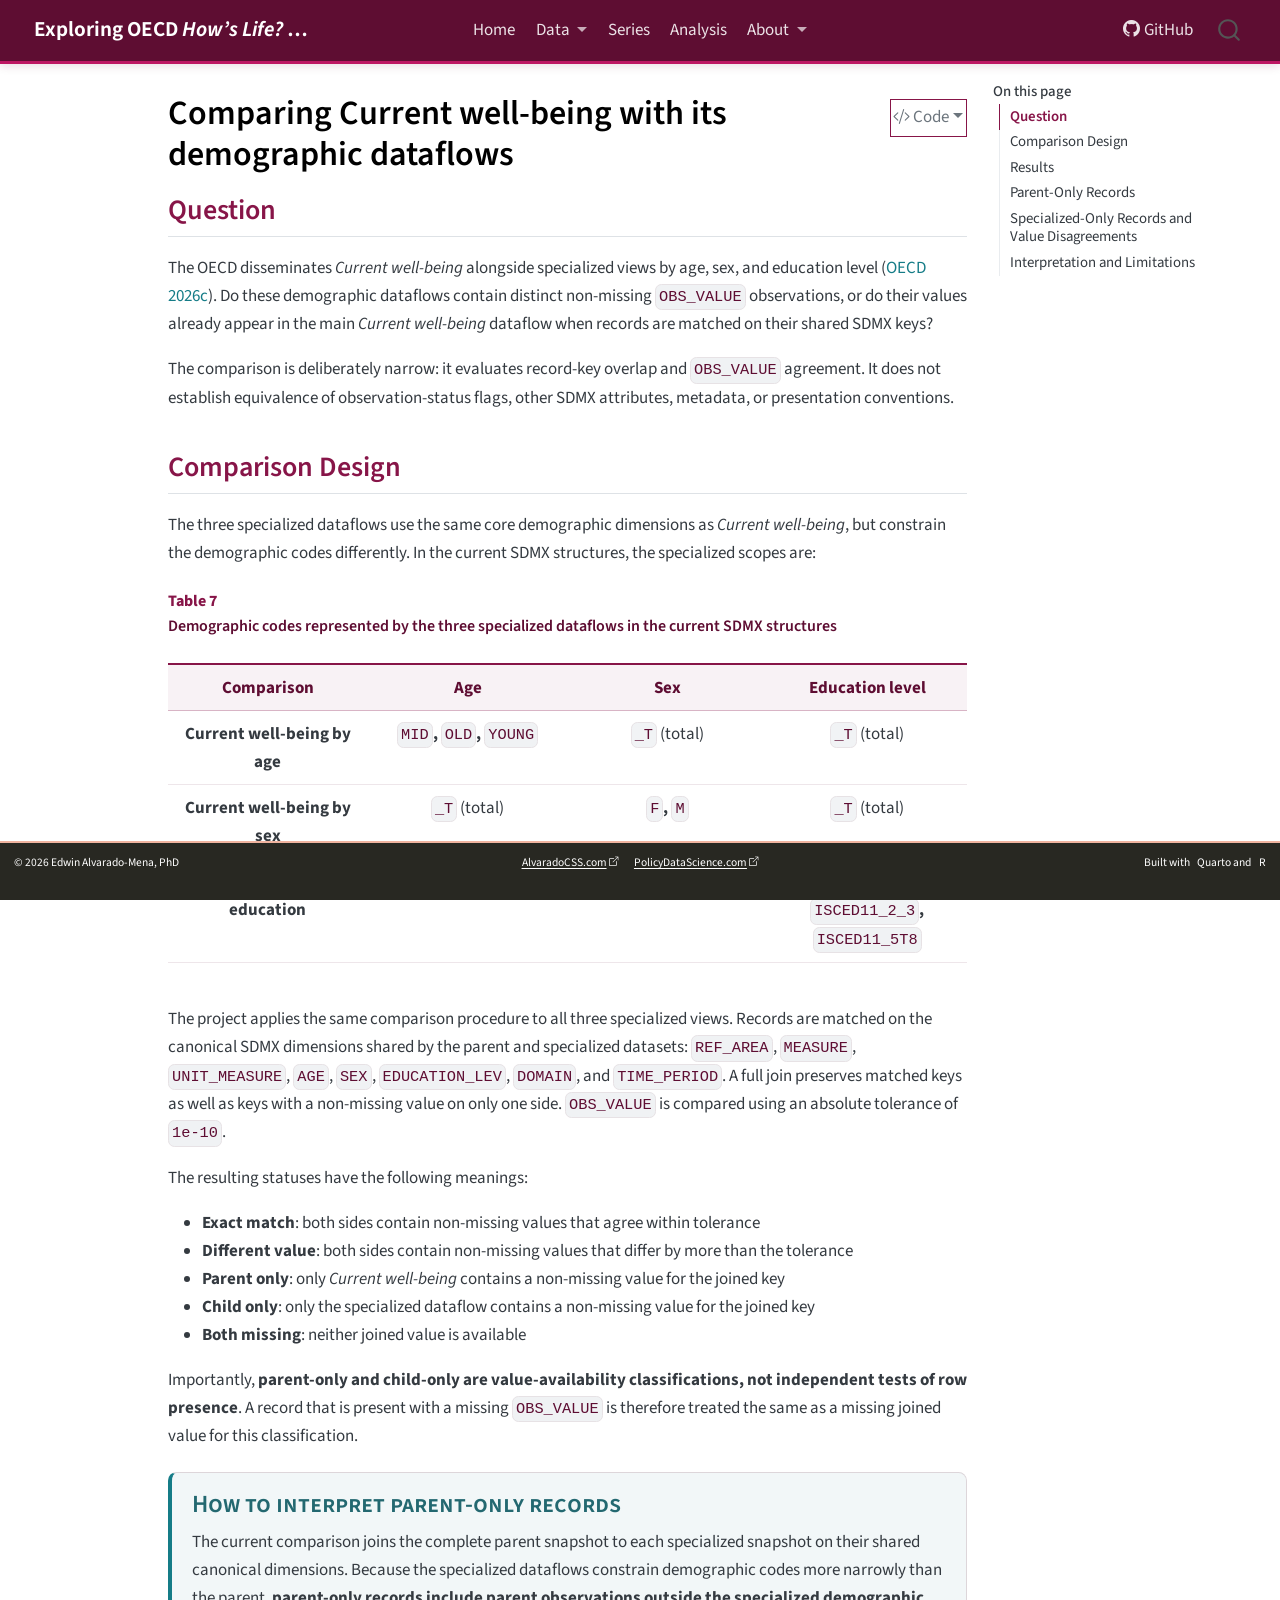
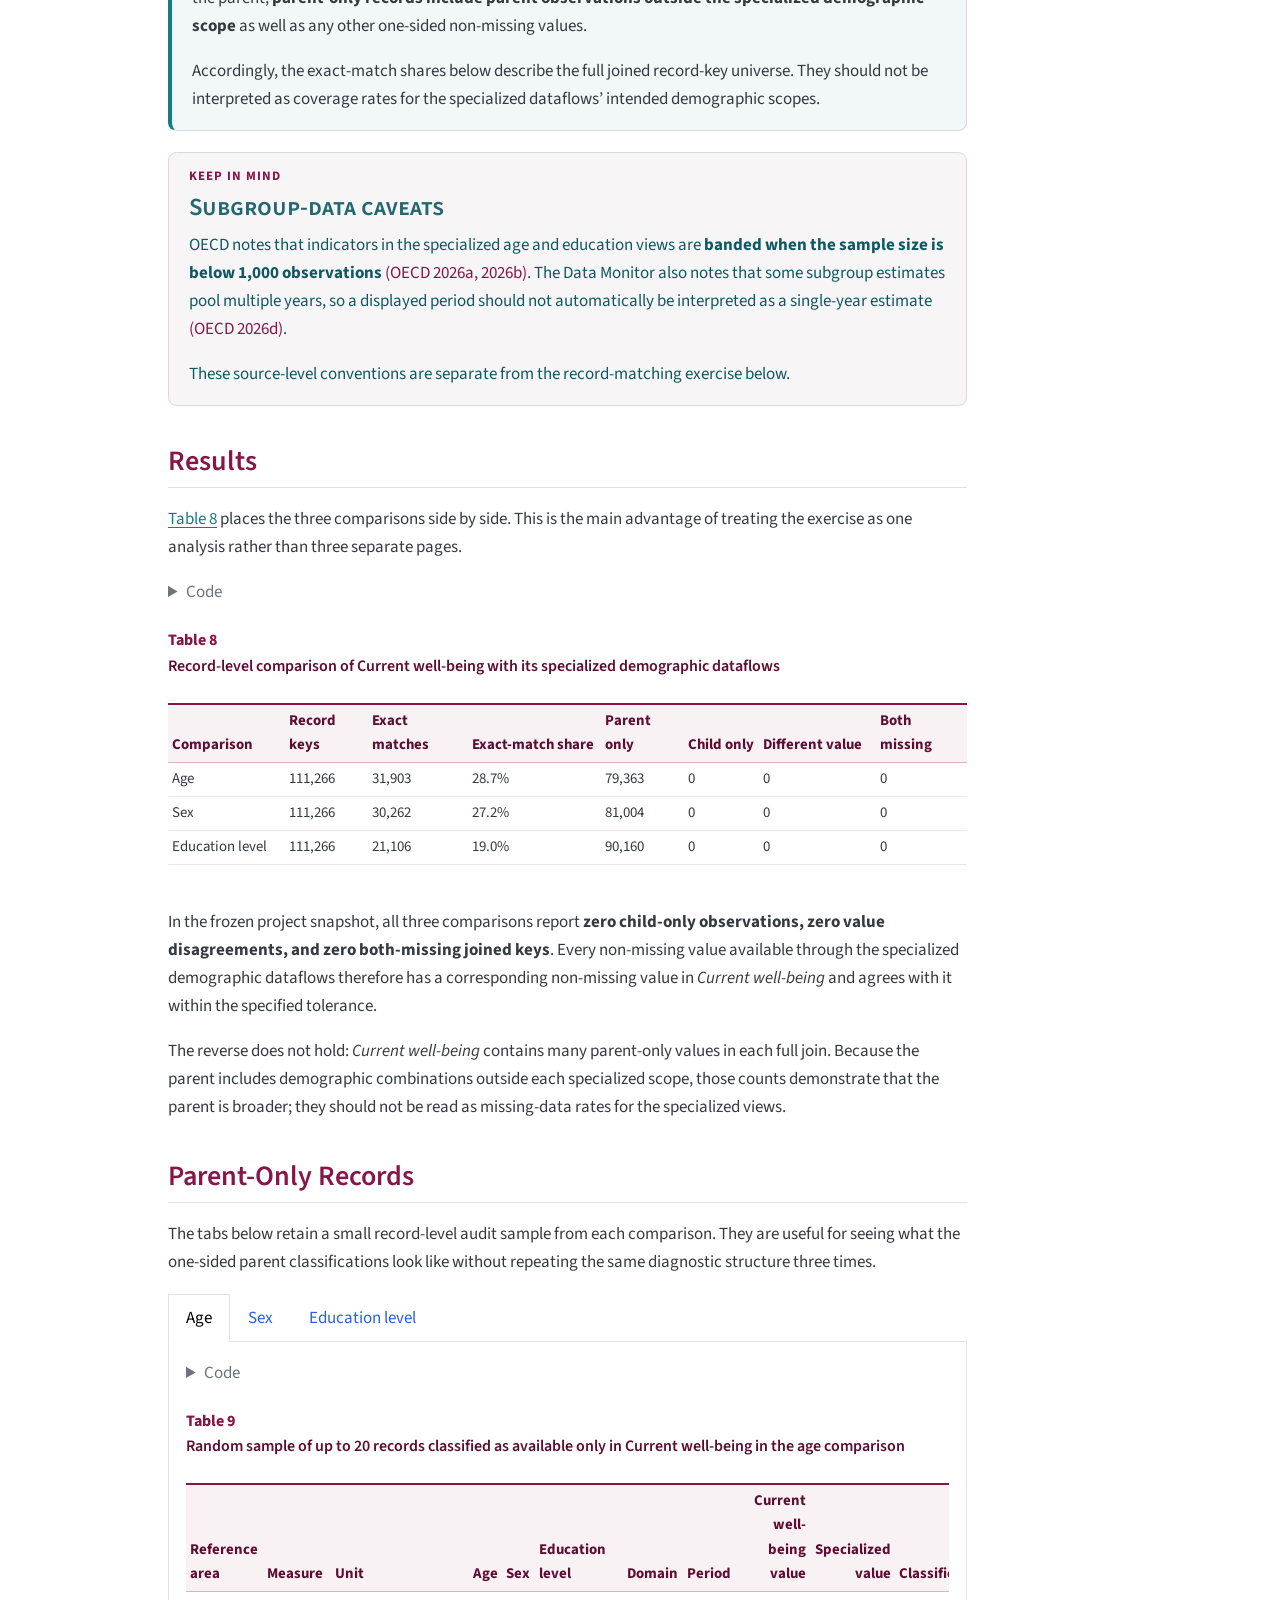
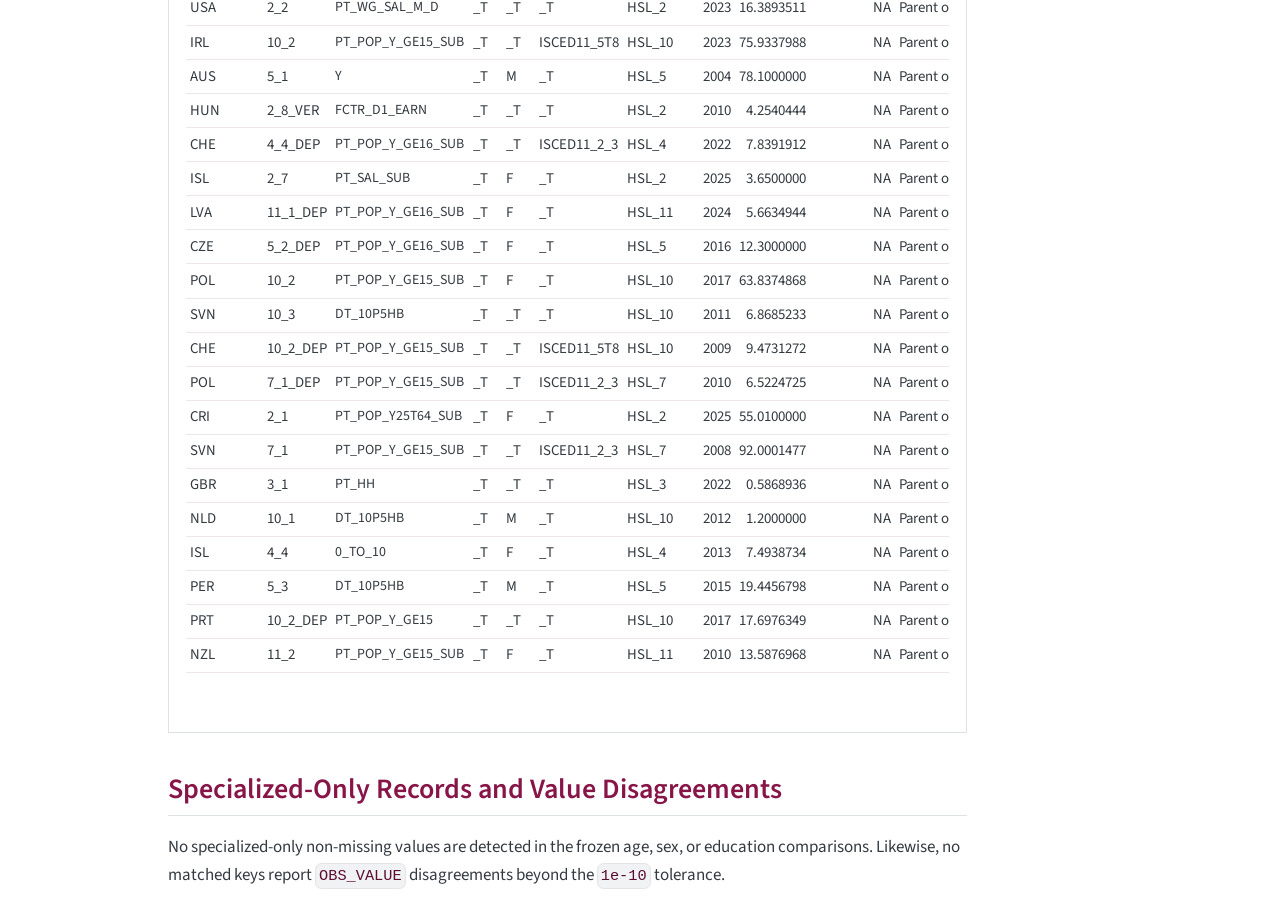
<file: docs/analysis/05-demographic-comparisons.html>
<!doctype html>
<html lang="en">
<head>
<meta charset="utf-8">
<meta http-equiv="refresh" content="0; url=04-demographic-comparisons.html">
<link rel="canonical" href="04-demographic-comparisons.html">
<title>Page moved</title>
</head>
<body><p>This page has moved to <a href="04-demographic-comparisons.html">04-demographic-comparisons.html</a>.</p></body>
</html>
</file>
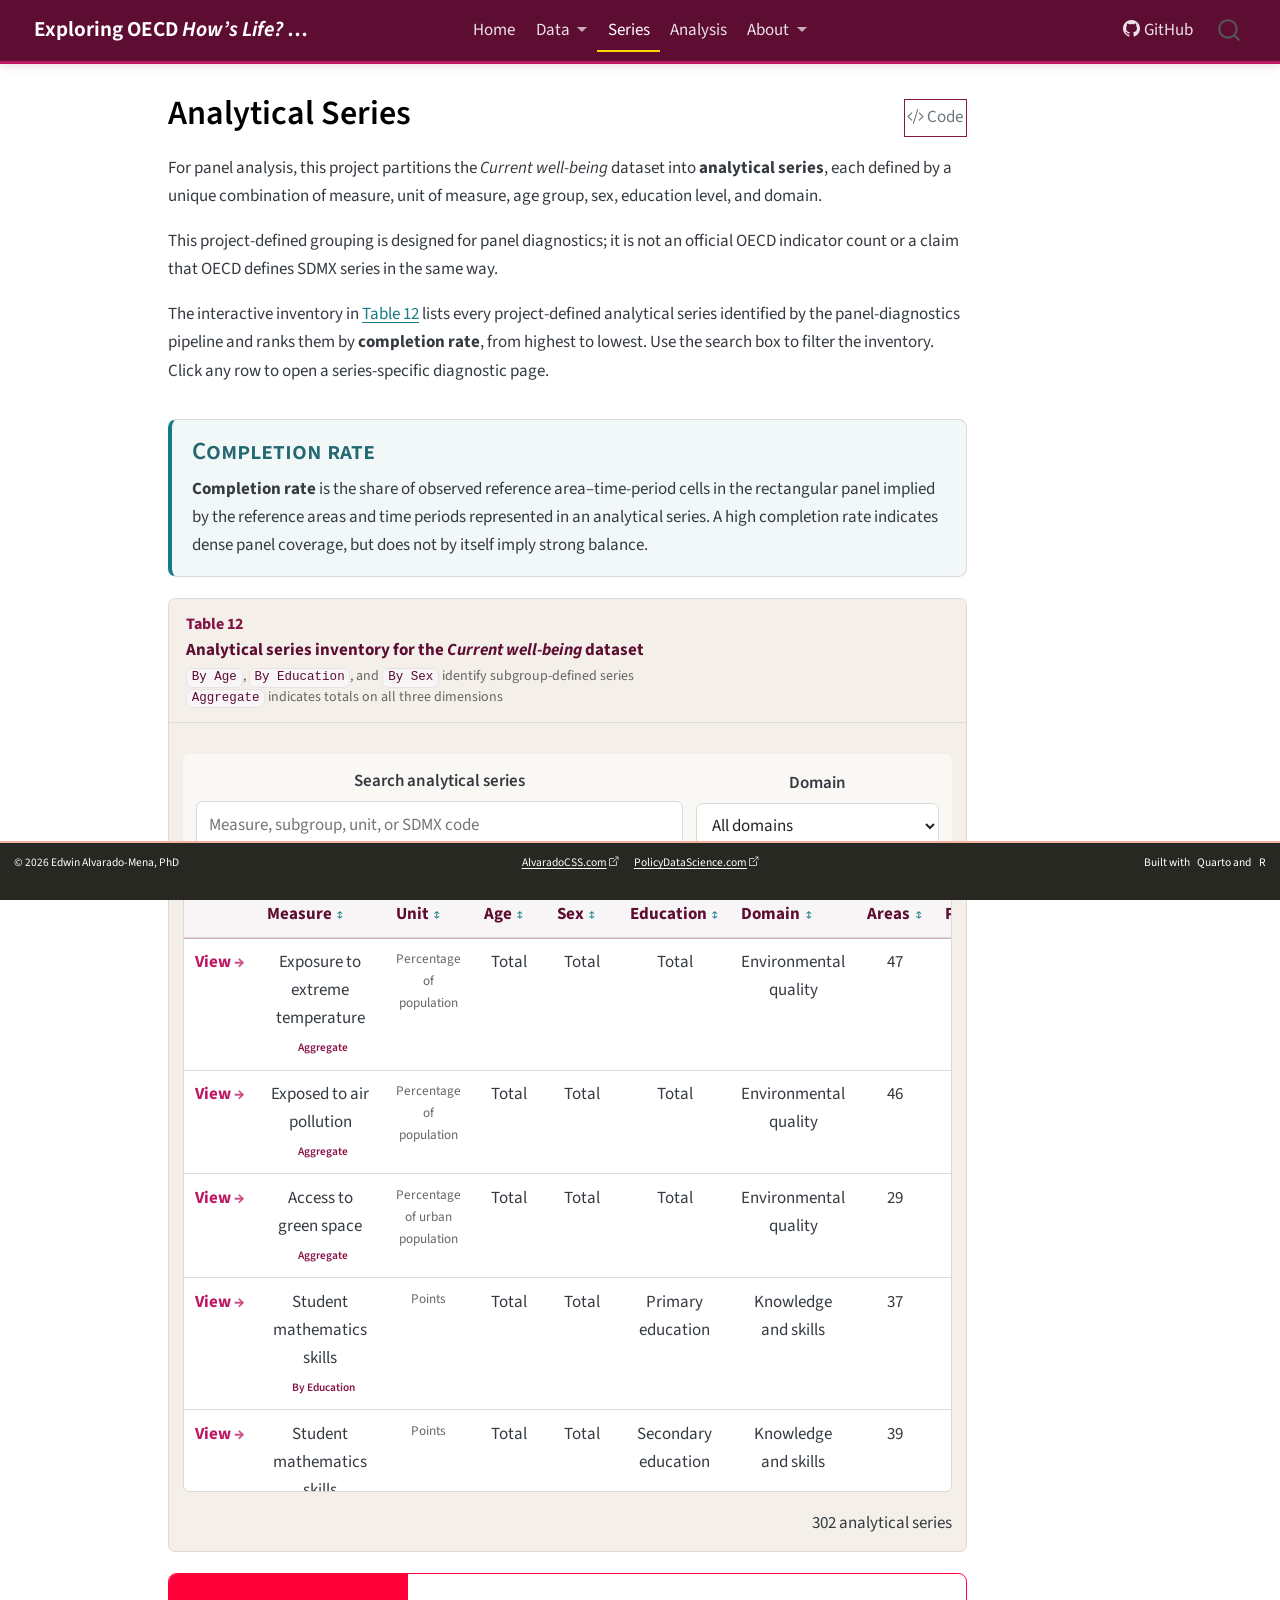
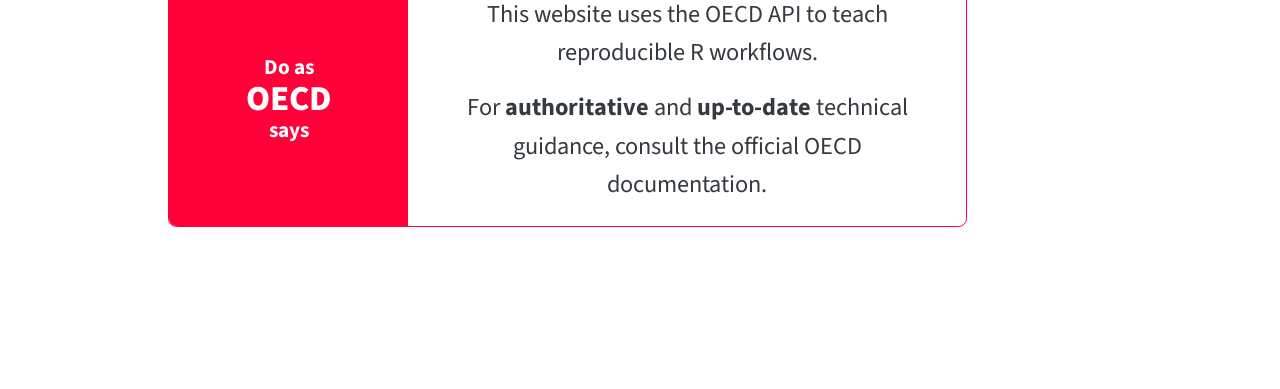
<file: docs/analysis/05-series-explorer.html>
<!DOCTYPE html>
<html xmlns="http://www.w3.org/1999/xhtml" lang="en" xml:lang="en"><head>

<meta charset="utf-8">
<meta name="generator" content="quarto-1.8.25">

<meta name="viewport" content="width=device-width, initial-scale=1.0, user-scalable=yes">


<title>Analytical Series – Exploring OECD How’s Life? Database</title>
<style>
code{white-space: pre-wrap;}
span.smallcaps{font-variant: small-caps;}
div.columns{display: flex; gap: min(4vw, 1.5em);}
div.column{flex: auto; overflow-x: auto;}
div.hanging-indent{margin-left: 1.5em; text-indent: -1.5em;}
ul.task-list{list-style: none;}
ul.task-list li input[type="checkbox"] {
  width: 0.8em;
  margin: 0 0.8em 0.2em -1em; /* quarto-specific, see https://github.com/quarto-dev/quarto-cli/issues/4556 */ 
  vertical-align: middle;
}
/* CSS for syntax highlighting */
html { -webkit-text-size-adjust: 100%; }
pre > code.sourceCode { white-space: pre; position: relative; }
pre > code.sourceCode > span { display: inline-block; line-height: 1.25; }
pre > code.sourceCode > span:empty { height: 1.2em; }
.sourceCode { overflow: visible; }
code.sourceCode > span { color: inherit; text-decoration: inherit; }
div.sourceCode { margin: 1em 0; }
pre.sourceCode { margin: 0; }
@media screen {
div.sourceCode { overflow: auto; }
}
@media print {
pre > code.sourceCode { white-space: pre-wrap; }
pre > code.sourceCode > span { text-indent: -5em; padding-left: 5em; }
}
pre.numberSource code
  { counter-reset: source-line 0; }
pre.numberSource code > span
  { position: relative; left: -4em; counter-increment: source-line; }
pre.numberSource code > span > a:first-child::before
  { content: counter(source-line);
    position: relative; left: -1em; text-align: right; vertical-align: baseline;
    border: none; display: inline-block;
    -webkit-touch-callout: none; -webkit-user-select: none;
    -khtml-user-select: none; -moz-user-select: none;
    -ms-user-select: none; user-select: none;
    padding: 0 4px; width: 4em;
  }
pre.numberSource { margin-left: 3em;  padding-left: 4px; }
div.sourceCode
  {   }
@media screen {
pre > code.sourceCode > span > a:first-child::before { text-decoration: underline; }
}
</style>


<script src="../site_libs/quarto-nav/quarto-nav.js"></script>
<script src="../site_libs/clipboard/clipboard.min.js"></script>
<script src="../site_libs/quarto-search/autocomplete.umd.js"></script>
<script src="../site_libs/quarto-search/fuse.min.js"></script>
<script src="../site_libs/quarto-search/quarto-search.js"></script>
<meta name="quarto:offset" content="../">
<script src="../site_libs/quarto-html/quarto.js" type="module"></script>
<script src="../site_libs/quarto-html/tabsets/tabsets.js" type="module"></script>
<script src="../site_libs/quarto-html/axe/axe-check.js" type="module"></script>
<script src="../site_libs/quarto-html/popper.min.js"></script>
<script src="../site_libs/quarto-html/tippy.umd.min.js"></script>
<script src="../site_libs/quarto-html/anchor.min.js"></script>
<link href="../site_libs/quarto-html/tippy.css" rel="stylesheet">
<link href="../site_libs/quarto-html/quarto-syntax-highlighting-7b89279ff1a6dce999919e0e67d4d9ec.css" rel="stylesheet" id="quarto-text-highlighting-styles">
<script src="../site_libs/bootstrap/bootstrap.min.js"></script>
<link href="../site_libs/bootstrap/bootstrap-icons.css" rel="stylesheet">
<link href="../site_libs/bootstrap/bootstrap-e31584831b205ffbb2d98406f31c2a5b.min.css" rel="stylesheet" append-hash="true" id="quarto-bootstrap" data-mode="light">
<script src="../site_libs/quarto-contrib/iconify-3.0.0/iconify-icon.min.js"></script>
<script id="quarto-search-options" type="application/json">{
  "location": "navbar",
  "copy-button": false,
  "collapse-after": 3,
  "panel-placement": "end",
  "type": "overlay",
  "limit": 50,
  "keyboard-shortcut": [
    "f",
    "/",
    "s"
  ],
  "show-item-context": false,
  "language": {
    "search-no-results-text": "No results",
    "search-matching-documents-text": "matching documents",
    "search-copy-link-title": "Copy link to search",
    "search-hide-matches-text": "Hide additional matches",
    "search-more-match-text": "more match in this document",
    "search-more-matches-text": "more matches in this document",
    "search-clear-button-title": "Clear",
    "search-text-placeholder": "",
    "search-detached-cancel-button-title": "Cancel",
    "search-submit-button-title": "Submit",
    "search-label": "Search"
  }
}</script>


<link rel="stylesheet" href="../styles.css">
<meta property="og:title" content="Analytical Series – Exploring OECD How’s Life? Database">
<meta property="og:description" content="">
<meta property="og:image" content="https://ealvaradomena.github.io/oecd-hows-life/analysis/assets/logo-bg-1200x900.png">
<meta property="og:site_name" content="Exploring OECD <em>How’s Life?</em> Database">
<meta name="twitter:title" content="Analytical Series – Exploring OECD How’s Life? Database">
<meta name="twitter:description" content="">
<meta name="twitter:image" content="https://ealvaradomena.github.io/oecd-hows-life/analysis/assets/logo-bg-1200x900.png">
<meta name="twitter:card" content="summary_large_image">
</head>

<body class="nav-fixed quarto-light">

<div id="quarto-search-results"></div>
  <header id="quarto-header" class="headroom fixed-top">
    <nav class="navbar navbar-expand-lg " data-bs-theme="dark">
      <div class="navbar-container container-fluid">
      <div class="navbar-brand-container mx-auto">
    <a href="../index.html" class="navbar-brand navbar-brand-logo">
    </a>
    <a class="navbar-brand" href="../index.html">
    <span class="navbar-title">Exploring OECD <em>How’s Life?</em> Database</span>
    </a>
  </div>
            <div id="quarto-search" class="" title="Search"></div>
          <button class="navbar-toggler" type="button" data-bs-toggle="collapse" data-bs-target="#navbarCollapse" aria-controls="navbarCollapse" role="menu" aria-expanded="false" aria-label="Toggle navigation" onclick="if (window.quartoToggleHeadroom) { window.quartoToggleHeadroom(); }">
  <span class="navbar-toggler-icon"></span>
</button>
          <div class="collapse navbar-collapse" id="navbarCollapse">
            <ul class="navbar-nav navbar-nav-scroll me-auto">
  <li class="nav-item">
    <a class="nav-link" href="../index.html"> 
<span class="menu-text">Home</span></a>
  </li>  
  <li class="nav-item dropdown ">
    <a class="nav-link dropdown-toggle" href="#" id="nav-menu-data" role="link" data-bs-toggle="dropdown" aria-expanded="false">
 <span class="menu-text">Data</span>
    </a>
    <ul class="dropdown-menu" aria-labelledby="nav-menu-data">    
        <li>
    <a class="dropdown-item" href="../analysis/01-api-and-structure.html">
 <span class="dropdown-text">OECD API</span></a>
  </li>  
        <li>
    <a class="dropdown-item" href="../analysis/02-database-inventory.html">
 <span class="dropdown-text">Database Inventory</span></a>
  </li>  
        <li>
    <a class="dropdown-item" href="../analysis/03-panel-structure.html">
 <span class="dropdown-text">Panel Data</span></a>
  </li>  
        <li>
    <a class="dropdown-item" href="../analysis/04-demographic-comparisons.html">
 <span class="dropdown-text">Demographic Comparisons</span></a>
  </li>  
    </ul>
  </li>
  <li class="nav-item">
    <a class="nav-link active" href="../analysis/05-series-explorer.html" aria-current="page"> 
<span class="menu-text">Series</span></a>
  </li>  
  <li class="nav-item">
    <a class="nav-link" href="../analysis/06-twfe-analysis.html"> 
<span class="menu-text">Analysis</span></a>
  </li>  
  <li class="nav-item dropdown ">
    <a class="nav-link dropdown-toggle" href="#" id="nav-menu-about" role="link" data-bs-toggle="dropdown" aria-expanded="false">
 <span class="menu-text">About</span>
    </a>
    <ul class="dropdown-menu" aria-labelledby="nav-menu-about">    
        <li>
    <a class="dropdown-item" href="../analysis/how-this-project-works.html">
 <span class="dropdown-text">How This Project Works</span></a>
  </li>  
    </ul>
  </li>
</ul>
            <ul class="navbar-nav navbar-nav-scroll ms-auto">
  <li class="nav-item">
    <a class="nav-link" href="https://github.com/ealvaradomena/oecd-hows-life"> <i class="bi bi-github" role="img" aria-label="GitHub">
</i> 
<span class="menu-text">GitHub</span></a>
  </li>  
</ul>
          </div> <!-- /navcollapse -->
            <div class="quarto-navbar-tools">
</div>
      </div> <!-- /container-fluid -->
    </nav>
</header>
<!-- content -->
<div id="quarto-content" class="quarto-container page-columns page-rows-contents page-layout-article page-navbar">
<!-- sidebar -->
<!-- margin-sidebar -->
    <div id="quarto-margin-sidebar" class="sidebar margin-sidebar zindex-bottom">
        
    </div>
<!-- main -->
<main class="content" id="quarto-document-content">

<header id="title-block-header" class="quarto-title-block default">
<div class="quarto-title">
<div class="quarto-title-block"><div><h1 class="title">Analytical Series</h1><button type="button" class="btn code-tools-button" id="quarto-code-tools-source"><i class="bi"></i> Code</button></div></div>
</div>



<div class="quarto-title-meta">

    
  
    
  </div>
  


</header>


<p>For panel analysis, this project partitions the <em>Current well-being</em> dataset into <strong>analytical series</strong>, each defined by a unique combination of measure, unit of measure, age group, sex, education level, and domain.</p>
<p>This project-defined grouping is designed for panel diagnostics; it is not an official OECD indicator count or a claim that OECD defines SDMX series in the same way.</p>
<p>The interactive inventory in <a href="#tbl-series-explorer" class="quarto-xref">Table&nbsp;12</a> lists every project-defined analytical series identified by the panel-diagnostics pipeline and ranks them by <strong>completion rate</strong>, from highest to lowest. Use the search box to filter the inventory. Click any row to open a series-specific diagnostic page.</p>
<section id="completion-rate" class="level3 data-note">
<h3 class="anchored" data-anchor-id="completion-rate"><span class="smallcaps">Completion rate</span></h3>
<p><strong>Completion rate</strong> is the share of observed reference area–time-period cells in the rectangular panel implied by the reference areas and time periods represented in an analytical series. A high completion rate indicates dense panel coverage, but does not by itself imply strong balance.</p>
</section>
<div id="tbl-series-explorer" class="quarto-float quarto-figure quarto-figure-center anchored">
<figure class="quarto-float quarto-float-tbl figure">
<figcaption class="quarto-float-caption-top quarto-float-caption quarto-float-tbl" id="tbl-series-explorer-caption-0ceaefa1-69ba-4598-a22c-09a6ac19f8ca">
<span class="object-caption-number">Table&nbsp;12</span>
<span class="object-caption-title">Analytical series inventory for the <em>Current well-being</em> dataset</span>
<span class="object-caption-subtitle"><code>By Age</code>, <code>By Education</code>, and <code>By Sex</code> identify subgroup-defined series <code>Aggregate</code> indicates totals on all three dimensions</span>
</figcaption>
<div aria-describedby="tbl-series-explorer-caption-0ceaefa1-69ba-4598-a22c-09a6ac19f8ca">
<div id="series-explorer" class="series-explorer" aria-live="polite">
<p class="series-loading">
Loading analytical series inventory…
</p>
</div>
</div>
</figure>
</div>
<noscript>
This explorer requires JavaScript to filter the inventory and open individual analytical-series pages.
</noscript>
<script src="../assets/series-explorer.js" defer=""></script>
<script src="../assets/site-refinements.js" defer=""></script>
<div class="oecd-rules">
<div class="oecd-rules__slogan">
<span class="oecd-rules__slogan-line">Do as</span><br>
<span class="oecd-rules__slogan-oecd">OECD</span><br>
<span class="oecd-rules__slogan-line">says</span>
</div>
<div class="oecd-rules__guidance">
<p>This website uses the OECD API to teach reproducible R workflows.</p>
<p>For <strong>authoritative</strong> and <strong>up-to-date</strong> technical guidance, consult the official OECD documentation.</p>
</div>
</div>


<!-- -->


</main> <!-- /main -->
<script id="quarto-html-after-body" type="application/javascript">
  window.document.addEventListener("DOMContentLoaded", function (event) {
    const icon = "";
    const anchorJS = new window.AnchorJS();
    anchorJS.options = {
      placement: 'right',
      icon: icon
    };
    anchorJS.add('.anchored');
    const isCodeAnnotation = (el) => {
      for (const clz of el.classList) {
        if (clz.startsWith('code-annotation-')) {                     
          return true;
        }
      }
      return false;
    }
    const onCopySuccess = function(e) {
      // button target
      const button = e.trigger;
      // don't keep focus
      button.blur();
      // flash "checked"
      button.classList.add('code-copy-button-checked');
      var currentTitle = button.getAttribute("title");
      button.setAttribute("title", "Copied!");
      let tooltip;
      if (window.bootstrap) {
        button.setAttribute("data-bs-toggle", "tooltip");
        button.setAttribute("data-bs-placement", "left");
        button.setAttribute("data-bs-title", "Copied!");
        tooltip = new bootstrap.Tooltip(button, 
          { trigger: "manual", 
            customClass: "code-copy-button-tooltip",
            offset: [0, -8]});
        tooltip.show();    
      }
      setTimeout(function() {
        if (tooltip) {
          tooltip.hide();
          button.removeAttribute("data-bs-title");
          button.removeAttribute("data-bs-toggle");
          button.removeAttribute("data-bs-placement");
        }
        button.setAttribute("title", currentTitle);
        button.classList.remove('code-copy-button-checked');
      }, 1000);
      // clear code selection
      e.clearSelection();
    }
    const getTextToCopy = function(trigger) {
      const outerScaffold = trigger.parentElement.cloneNode(true);
      const codeEl = outerScaffold.querySelector('code');
      for (const childEl of codeEl.children) {
        if (isCodeAnnotation(childEl)) {
          childEl.remove();
        }
      }
      return codeEl.innerText;
    }
    const clipboard = new window.ClipboardJS('.code-copy-button:not([data-in-quarto-modal])', {
      text: getTextToCopy
    });
    clipboard.on('success', onCopySuccess);
    if (window.document.getElementById('quarto-embedded-source-code-modal')) {
      const clipboardModal = new window.ClipboardJS('.code-copy-button[data-in-quarto-modal]', {
        text: getTextToCopy,
        container: window.document.getElementById('quarto-embedded-source-code-modal')
      });
      clipboardModal.on('success', onCopySuccess);
    }
    const viewSource = window.document.getElementById('quarto-view-source') ||
                       window.document.getElementById('quarto-code-tools-source');
    if (viewSource) {
      const sourceUrl = viewSource.getAttribute("data-quarto-source-url");
      viewSource.addEventListener("click", function(e) {
        if (sourceUrl) {
          // rstudio viewer pane
          if (/\bcapabilities=\b/.test(window.location)) {
            window.open(sourceUrl);
          } else {
            window.location.href = sourceUrl;
          }
        } else {
          const modal = new bootstrap.Modal(document.getElementById('quarto-embedded-source-code-modal'));
          modal.show();
        }
        return false;
      });
    }
    function toggleCodeHandler(show) {
      return function(e) {
        const detailsSrc = window.document.querySelectorAll(".cell > details > .sourceCode");
        for (let i=0; i<detailsSrc.length; i++) {
          const details = detailsSrc[i].parentElement;
          if (show) {
            details.open = true;
          } else {
            details.removeAttribute("open");
          }
        }
        const cellCodeDivs = window.document.querySelectorAll(".cell > .sourceCode");
        const fromCls = show ? "hidden" : "unhidden";
        const toCls = show ? "unhidden" : "hidden";
        for (let i=0; i<cellCodeDivs.length; i++) {
          const codeDiv = cellCodeDivs[i];
          if (codeDiv.classList.contains(fromCls)) {
            codeDiv.classList.remove(fromCls);
            codeDiv.classList.add(toCls);
          } 
        }
        return false;
      }
    }
    const hideAllCode = window.document.getElementById("quarto-hide-all-code");
    if (hideAllCode) {
      hideAllCode.addEventListener("click", toggleCodeHandler(false));
    }
    const showAllCode = window.document.getElementById("quarto-show-all-code");
    if (showAllCode) {
      showAllCode.addEventListener("click", toggleCodeHandler(true));
    }
      var localhostRegex = new RegExp(/^(?:http|https):\/\/localhost\:?[0-9]*\//);
      var mailtoRegex = new RegExp(/^mailto:/);
        var filterRegex = new RegExp("https:\/\/ealvaradomena\.github\.io\/oecd-hows-life\/");
      var isInternal = (href) => {
          return filterRegex.test(href) || localhostRegex.test(href) || mailtoRegex.test(href);
      }
      // Inspect non-navigation links and adorn them if external
     var links = window.document.querySelectorAll('a[href]:not(.nav-link):not(.navbar-brand):not(.toc-action):not(.sidebar-link):not(.sidebar-item-toggle):not(.pagination-link):not(.no-external):not([aria-hidden]):not(.dropdown-item):not(.quarto-navigation-tool):not(.about-link)');
      for (var i=0; i<links.length; i++) {
        const link = links[i];
        if (!isInternal(link.href)) {
          // undo the damage that might have been done by quarto-nav.js in the case of
          // links that we want to consider external
          if (link.dataset.originalHref !== undefined) {
            link.href = link.dataset.originalHref;
          }
            // target, if specified
            link.setAttribute("target", "_blank");
            if (link.getAttribute("rel") === null) {
              link.setAttribute("rel", "noopener");
            }
        }
      }
    function tippyHover(el, contentFn, onTriggerFn, onUntriggerFn) {
      const config = {
        allowHTML: true,
        maxWidth: 500,
        delay: 100,
        arrow: false,
        appendTo: function(el) {
            return el.parentElement;
        },
        interactive: true,
        interactiveBorder: 10,
        theme: 'quarto',
        placement: 'bottom-start',
      };
      if (contentFn) {
        config.content = contentFn;
      }
      if (onTriggerFn) {
        config.onTrigger = onTriggerFn;
      }
      if (onUntriggerFn) {
        config.onUntrigger = onUntriggerFn;
      }
      window.tippy(el, config); 
    }
    const noterefs = window.document.querySelectorAll('a[role="doc-noteref"]');
    for (var i=0; i<noterefs.length; i++) {
      const ref = noterefs[i];
      tippyHover(ref, function() {
        // use id or data attribute instead here
        let href = ref.getAttribute('data-footnote-href') || ref.getAttribute('href');
        try { href = new URL(href).hash; } catch {}
        const id = href.replace(/^#\/?/, "");
        const note = window.document.getElementById(id);
        if (note) {
          return note.innerHTML;
        } else {
          return "";
        }
      });
    }
    const xrefs = window.document.querySelectorAll('a.quarto-xref');
    const processXRef = (id, note) => {
      // Strip column container classes
      const stripColumnClz = (el) => {
        el.classList.remove("page-full", "page-columns");
        if (el.children) {
          for (const child of el.children) {
            stripColumnClz(child);
          }
        }
      }
      stripColumnClz(note)
      if (id === null || id.startsWith('sec-')) {
        // Special case sections, only their first couple elements
        const container = document.createElement("div");
        if (note.children && note.children.length > 2) {
          container.appendChild(note.children[0].cloneNode(true));
          for (let i = 1; i < note.children.length; i++) {
            const child = note.children[i];
            if (child.tagName === "P" && child.innerText === "") {
              continue;
            } else {
              container.appendChild(child.cloneNode(true));
              break;
            }
          }
          if (window.Quarto?.typesetMath) {
            window.Quarto.typesetMath(container);
          }
          return container.innerHTML
        } else {
          if (window.Quarto?.typesetMath) {
            window.Quarto.typesetMath(note);
          }
          return note.innerHTML;
        }
      } else {
        // Remove any anchor links if they are present
        const anchorLink = note.querySelector('a.anchorjs-link');
        if (anchorLink) {
          anchorLink.remove();
        }
        if (window.Quarto?.typesetMath) {
          window.Quarto.typesetMath(note);
        }
        if (note.classList.contains("callout")) {
          return note.outerHTML;
        } else {
          return note.innerHTML;
        }
      }
    }
    for (var i=0; i<xrefs.length; i++) {
      const xref = xrefs[i];
      tippyHover(xref, undefined, function(instance) {
        instance.disable();
        let url = xref.getAttribute('href');
        let hash = undefined; 
        if (url.startsWith('#')) {
          hash = url;
        } else {
          try { hash = new URL(url).hash; } catch {}
        }
        if (hash) {
          const id = hash.replace(/^#\/?/, "");
          const note = window.document.getElementById(id);
          if (note !== null) {
            try {
              const html = processXRef(id, note.cloneNode(true));
              instance.setContent(html);
            } finally {
              instance.enable();
              instance.show();
            }
          } else {
            // See if we can fetch this
            fetch(url.split('#')[0])
            .then(res => res.text())
            .then(html => {
              const parser = new DOMParser();
              const htmlDoc = parser.parseFromString(html, "text/html");
              const note = htmlDoc.getElementById(id);
              if (note !== null) {
                const html = processXRef(id, note);
                instance.setContent(html);
              } 
            }).finally(() => {
              instance.enable();
              instance.show();
            });
          }
        } else {
          // See if we can fetch a full url (with no hash to target)
          // This is a special case and we should probably do some content thinning / targeting
          fetch(url)
          .then(res => res.text())
          .then(html => {
            const parser = new DOMParser();
            const htmlDoc = parser.parseFromString(html, "text/html");
            const note = htmlDoc.querySelector('main.content');
            if (note !== null) {
              // This should only happen for chapter cross references
              // (since there is no id in the URL)
              // remove the first header
              if (note.children.length > 0 && note.children[0].tagName === "HEADER") {
                note.children[0].remove();
              }
              const html = processXRef(null, note);
              instance.setContent(html);
            } 
          }).finally(() => {
            instance.enable();
            instance.show();
          });
        }
      }, function(instance) {
      });
    }
        let selectedAnnoteEl;
        const selectorForAnnotation = ( cell, annotation) => {
          let cellAttr = 'data-code-cell="' + cell + '"';
          let lineAttr = 'data-code-annotation="' +  annotation + '"';
          const selector = 'span[' + cellAttr + '][' + lineAttr + ']';
          return selector;
        }
        const selectCodeLines = (annoteEl) => {
          const doc = window.document;
          const targetCell = annoteEl.getAttribute("data-target-cell");
          const targetAnnotation = annoteEl.getAttribute("data-target-annotation");
          const annoteSpan = window.document.querySelector(selectorForAnnotation(targetCell, targetAnnotation));
          const lines = annoteSpan.getAttribute("data-code-lines").split(",");
          const lineIds = lines.map((line) => {
            return targetCell + "-" + line;
          })
          let top = null;
          let height = null;
          let parent = null;
          if (lineIds.length > 0) {
              //compute the position of the single el (top and bottom and make a div)
              const el = window.document.getElementById(lineIds[0]);
              top = el.offsetTop;
              height = el.offsetHeight;
              parent = el.parentElement.parentElement;
            if (lineIds.length > 1) {
              const lastEl = window.document.getElementById(lineIds[lineIds.length - 1]);
              const bottom = lastEl.offsetTop + lastEl.offsetHeight;
              height = bottom - top;
            }
            if (top !== null && height !== null && parent !== null) {
              // cook up a div (if necessary) and position it 
              let div = window.document.getElementById("code-annotation-line-highlight");
              if (div === null) {
                div = window.document.createElement("div");
                div.setAttribute("id", "code-annotation-line-highlight");
                div.style.position = 'absolute';
                parent.appendChild(div);
              }
              div.style.top = top - 2 + "px";
              div.style.height = height + 4 + "px";
              div.style.left = 0;
              let gutterDiv = window.document.getElementById("code-annotation-line-highlight-gutter");
              if (gutterDiv === null) {
                gutterDiv = window.document.createElement("div");
                gutterDiv.setAttribute("id", "code-annotation-line-highlight-gutter");
                gutterDiv.style.position = 'absolute';
                const codeCell = window.document.getElementById(targetCell);
                const gutter = codeCell.querySelector('.code-annotation-gutter');
                gutter.appendChild(gutterDiv);
              }
              gutterDiv.style.top = top - 2 + "px";
              gutterDiv.style.height = height + 4 + "px";
            }
            selectedAnnoteEl = annoteEl;
          }
        };
        const unselectCodeLines = () => {
          const elementsIds = ["code-annotation-line-highlight", "code-annotation-line-highlight-gutter"];
          elementsIds.forEach((elId) => {
            const div = window.document.getElementById(elId);
            if (div) {
              div.remove();
            }
          });
          selectedAnnoteEl = undefined;
        };
          // Handle positioning of the toggle
      window.addEventListener(
        "resize",
        throttle(() => {
          elRect = undefined;
          if (selectedAnnoteEl) {
            selectCodeLines(selectedAnnoteEl);
          }
        }, 10)
      );
      function throttle(fn, ms) {
      let throttle = false;
      let timer;
        return (...args) => {
          if(!throttle) { // first call gets through
              fn.apply(this, args);
              throttle = true;
          } else { // all the others get throttled
              if(timer) clearTimeout(timer); // cancel #2
              timer = setTimeout(() => {
                fn.apply(this, args);
                timer = throttle = false;
              }, ms);
          }
        };
      }
        // Attach click handler to the DT
        const annoteDls = window.document.querySelectorAll('dt[data-target-cell]');
        for (const annoteDlNode of annoteDls) {
          annoteDlNode.addEventListener('click', (event) => {
            const clickedEl = event.target;
            if (clickedEl !== selectedAnnoteEl) {
              unselectCodeLines();
              const activeEl = window.document.querySelector('dt[data-target-cell].code-annotation-active');
              if (activeEl) {
                activeEl.classList.remove('code-annotation-active');
              }
              selectCodeLines(clickedEl);
              clickedEl.classList.add('code-annotation-active');
            } else {
              // Unselect the line
              unselectCodeLines();
              clickedEl.classList.remove('code-annotation-active');
            }
          });
        }
    const findCites = (el) => {
      const parentEl = el.parentElement;
      if (parentEl) {
        const cites = parentEl.dataset.cites;
        if (cites) {
          return {
            el,
            cites: cites.split(' ')
          };
        } else {
          return findCites(el.parentElement)
        }
      } else {
        return undefined;
      }
    };
    var bibliorefs = window.document.querySelectorAll('a[role="doc-biblioref"]');
    for (var i=0; i<bibliorefs.length; i++) {
      const ref = bibliorefs[i];
      const citeInfo = findCites(ref);
      if (citeInfo) {
        tippyHover(citeInfo.el, function() {
          var popup = window.document.createElement('div');
          citeInfo.cites.forEach(function(cite) {
            var citeDiv = window.document.createElement('div');
            citeDiv.classList.add('hanging-indent');
            citeDiv.classList.add('csl-entry');
            var biblioDiv = window.document.getElementById('ref-' + cite);
            if (biblioDiv) {
              citeDiv.innerHTML = biblioDiv.innerHTML;
            }
            popup.appendChild(citeDiv);
          });
          return popup.innerHTML;
        });
      }
    }
  });
  </script><div class="modal fade" id="quarto-embedded-source-code-modal" tabindex="-1" aria-labelledby="quarto-embedded-source-code-modal-label" aria-hidden="true"><div class="modal-dialog modal-dialog-scrollable"><div class="modal-content"><div class="modal-header"><h5 class="modal-title" id="quarto-embedded-source-code-modal-label">Source Code</h5><button class="btn-close" data-bs-dismiss="modal"></button></div><div class="modal-body"><div class="">
<div class="code-copy-outer-scaffold"><div class="sourceCode" id="cb1" data-shortcodes="false"><pre class="sourceCode markdown code-with-copy"><code class="sourceCode markdown"><span id="cb1-1"><a href="#cb1-1" aria-hidden="true" tabindex="-1"></a><span class="co">---</span></span>
<span id="cb1-2"><a href="#cb1-2" aria-hidden="true" tabindex="-1"></a><span class="an">engine:</span><span class="co"> markdown</span></span>
<span id="cb1-3"><a href="#cb1-3" aria-hidden="true" tabindex="-1"></a><span class="an">title:</span><span class="co"> "Analytical Series"</span></span>
<span id="cb1-4"><a href="#cb1-4" aria-hidden="true" tabindex="-1"></a><span class="co">---</span></span>
<span id="cb1-5"><a href="#cb1-5" aria-hidden="true" tabindex="-1"></a></span>
<span id="cb1-6"><a href="#cb1-6" aria-hidden="true" tabindex="-1"></a>For panel analysis, this project partitions the *Current well-being* dataset into **analytical series**, each defined by a unique combination of measure, unit of measure, age group, sex, education level, and domain.</span>
<span id="cb1-7"><a href="#cb1-7" aria-hidden="true" tabindex="-1"></a></span>
<span id="cb1-8"><a href="#cb1-8" aria-hidden="true" tabindex="-1"></a>This project-defined grouping is designed for panel diagnostics; it is not an official OECD indicator count or a claim that OECD defines SDMX series in the same way.</span>
<span id="cb1-9"><a href="#cb1-9" aria-hidden="true" tabindex="-1"></a></span>
<span id="cb1-10"><a href="#cb1-10" aria-hidden="true" tabindex="-1"></a>The interactive inventory in @tbl-series-explorer lists every project-defined analytical series identified by the panel-diagnostics pipeline and ranks them by **completion rate**, from highest to lowest. Use the search box to filter the inventory. Click any row to open a series-specific diagnostic page.</span>
<span id="cb1-11"><a href="#cb1-11" aria-hidden="true" tabindex="-1"></a></span>
<span id="cb1-12"><a href="#cb1-12" aria-hidden="true" tabindex="-1"></a>::: {.data-note}</span>
<span id="cb1-13"><a href="#cb1-13" aria-hidden="true" tabindex="-1"></a><span class="fu">### [Completion rate]{.smallcaps}</span></span>
<span id="cb1-14"><a href="#cb1-14" aria-hidden="true" tabindex="-1"></a></span>
<span id="cb1-15"><a href="#cb1-15" aria-hidden="true" tabindex="-1"></a>**Completion rate** is the share of observed reference area–time-period cells in the rectangular panel implied by the reference areas and time periods represented in an analytical series. A high completion rate indicates dense panel coverage, but does not by itself imply strong balance.</span>
<span id="cb1-16"><a href="#cb1-16" aria-hidden="true" tabindex="-1"></a>:::</span>
<span id="cb1-17"><a href="#cb1-17" aria-hidden="true" tabindex="-1"></a></span>
<span id="cb1-18"><a href="#cb1-18" aria-hidden="true" tabindex="-1"></a>::: {#tbl-series-explorer}</span>
<span id="cb1-19"><a href="#cb1-19" aria-hidden="true" tabindex="-1"></a><span class="dt">&lt;</span><span class="kw">div</span><span class="ot"> id</span><span class="op">=</span><span class="st">"series-explorer"</span><span class="ot"> class</span><span class="op">=</span><span class="st">"series-explorer"</span><span class="ot"> aria-live</span><span class="op">=</span><span class="st">"polite"</span><span class="dt">&gt;</span></span>
<span id="cb1-20"><a href="#cb1-20" aria-hidden="true" tabindex="-1"></a>  <span class="dt">&lt;</span><span class="kw">p</span><span class="ot"> class</span><span class="op">=</span><span class="st">"series-loading"</span><span class="dt">&gt;</span>Loading analytical series inventory…<span class="dt">&lt;/</span><span class="kw">p</span><span class="dt">&gt;</span></span>
<span id="cb1-21"><a href="#cb1-21" aria-hidden="true" tabindex="-1"></a><span class="dt">&lt;/</span><span class="kw">div</span><span class="dt">&gt;</span></span>
<span id="cb1-22"><a href="#cb1-22" aria-hidden="true" tabindex="-1"></a></span>
<span id="cb1-23"><a href="#cb1-23" aria-hidden="true" tabindex="-1"></a>Analytical series inventory for the *Current well-being* dataset</span>
<span id="cb1-24"><a href="#cb1-24" aria-hidden="true" tabindex="-1"></a><span class="dt">&lt;</span><span class="kw">span</span><span class="ot"> class</span><span class="op">=</span><span class="st">"object-caption-subtitle"</span><span class="dt">&gt;</span><span class="in">`By Age`</span>, <span class="in">`By Education`</span>, and <span class="in">`By Sex`</span> identify subgroup-defined series \n<span class="in">`Aggregate`</span> indicates totals on all three dimensions<span class="dt">&lt;/</span><span class="kw">span</span><span class="dt">&gt;</span></span>
<span id="cb1-25"><a href="#cb1-25" aria-hidden="true" tabindex="-1"></a>:::</span>
<span id="cb1-26"><a href="#cb1-26" aria-hidden="true" tabindex="-1"></a></span>
<span id="cb1-27"><a href="#cb1-27" aria-hidden="true" tabindex="-1"></a><span class="dt">&lt;</span><span class="kw">noscript</span><span class="dt">&gt;</span></span>
<span id="cb1-28"><a href="#cb1-28" aria-hidden="true" tabindex="-1"></a>This explorer requires JavaScript to filter the inventory and open individual analytical-series pages.</span>
<span id="cb1-29"><a href="#cb1-29" aria-hidden="true" tabindex="-1"></a><span class="dt">&lt;/</span><span class="kw">noscript</span><span class="dt">&gt;</span></span>
<span id="cb1-30"><a href="#cb1-30" aria-hidden="true" tabindex="-1"></a></span>
<span id="cb1-31"><a href="#cb1-31" aria-hidden="true" tabindex="-1"></a><span class="dt">&lt;</span><span class="kw">script</span><span class="ot"> src</span><span class="op">=</span><span class="st">"../assets/series-explorer.js"</span><span class="ot"> defer</span><span class="dt">&gt;&lt;/</span><span class="kw">script</span><span class="dt">&gt;</span></span>
<span id="cb1-32"><a href="#cb1-32" aria-hidden="true" tabindex="-1"></a></span>
<span id="cb1-33"><a href="#cb1-33" aria-hidden="true" tabindex="-1"></a><span class="dt">&lt;</span><span class="kw">script</span><span class="ot"> src</span><span class="op">=</span><span class="st">"../assets/site-refinements.js"</span><span class="ot"> defer</span><span class="dt">&gt;&lt;/</span><span class="kw">script</span><span class="dt">&gt;</span></span>
<span id="cb1-34"><a href="#cb1-34" aria-hidden="true" tabindex="-1"></a></span>
<span id="cb1-35"><a href="#cb1-35" aria-hidden="true" tabindex="-1"></a>{{&lt; oecd-rules &gt;}}</span></code></pre></div><button title="Copy to Clipboard" class="code-copy-button" data-in-quarto-modal=""><i class="bi"></i></button></div>
</div></div></div></div></div>
</div> <!-- /content -->
<footer class="footer">
  <div class="nav-footer">
    <div class="nav-footer-left">
<p>© <span data-current-year="">2026</span> Edwin Alvarado-Mena, PhD</p>
</div>   
    <div class="nav-footer-center">
<p><a href="https://alvaradocss.com/">AlvaradoCSS.com</a> <span class="footer-link-separator"></span> <a href="https://policydatascience.com/">PolicyDataScience.com</a></p>
</div>
    <div class="nav-footer-right">
<p>Built with <iconify-icon role="img" inline="" icon="simple-icons:quarto" style="margin:0 .14rem 0 .08rem;vertical-align:-.12rem;;font-size: 0.875em;" aria-label="Icon quarto from simple-icons Iconify.design set." title="Icon quarto from simple-icons Iconify.design set."></iconify-icon> Quarto and <iconify-icon role="img" inline="" icon="fa6-brands:r-project" style="margin:0 .14rem 0 .08rem;vertical-align:-.12rem;;font-size: 0.875em;" aria-label="Icon r-project from fa6-brands Iconify.design set." title="Icon r-project from fa6-brands Iconify.design set."></iconify-icon> R</p>
</div>
  </div>
</footer>




</body></html>
</file>
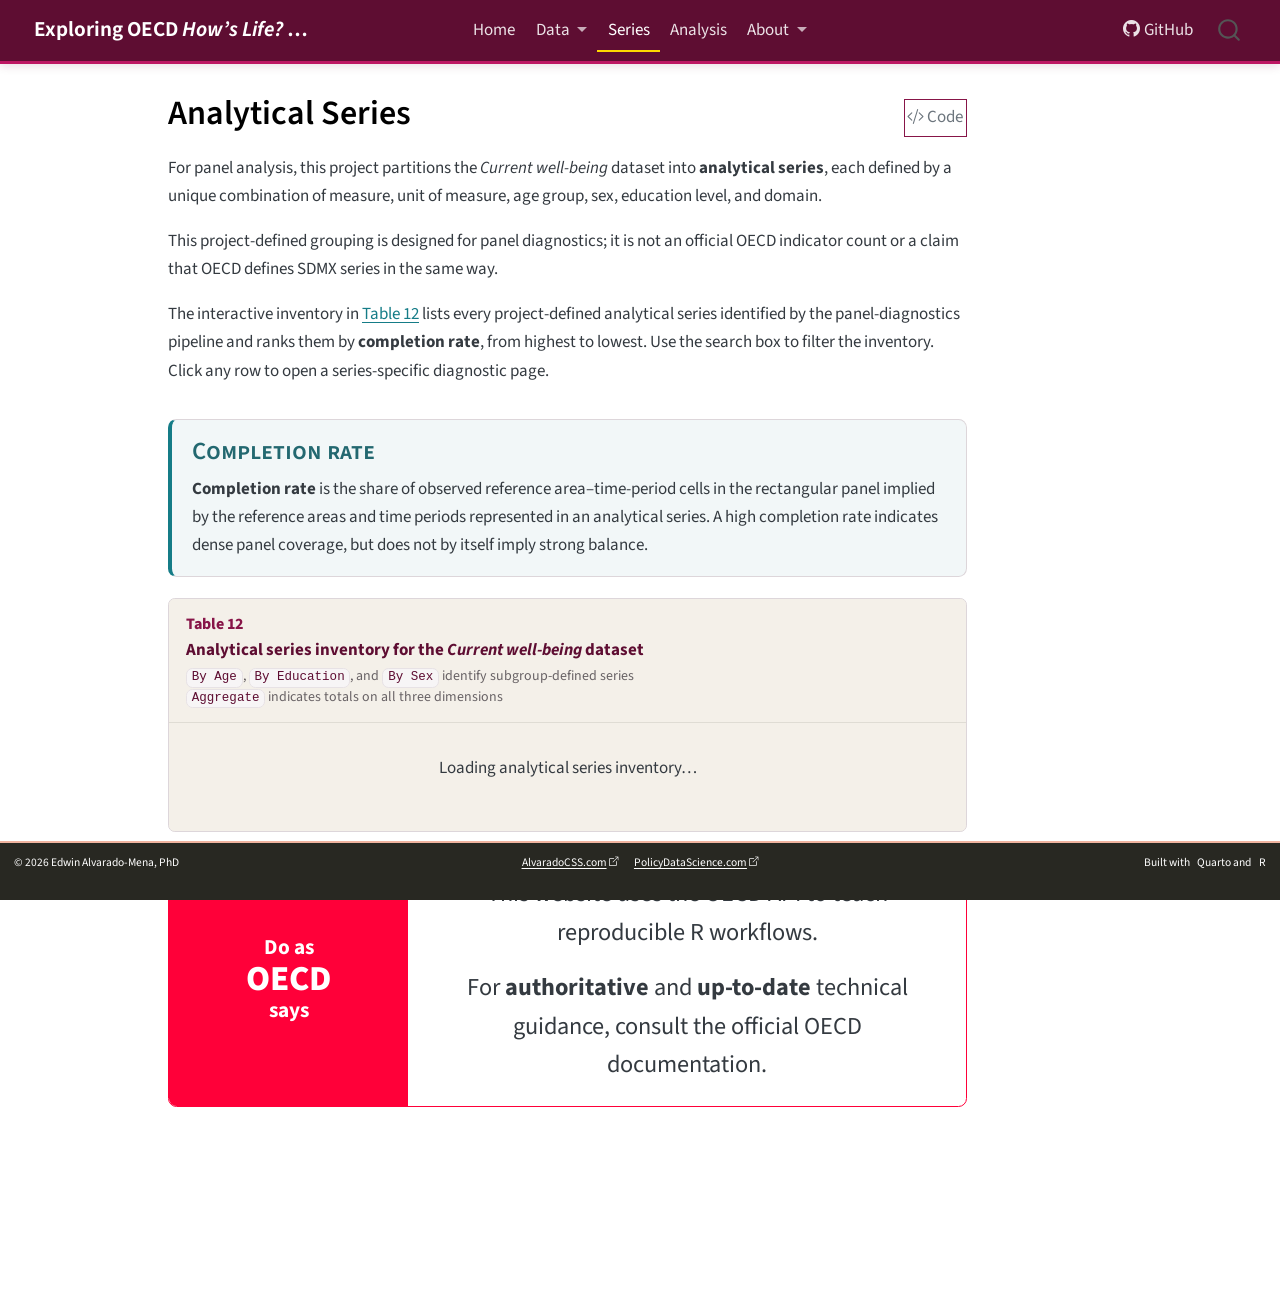
<file: docs/analysis/09-series-explorer.html>
<!doctype html>
<html lang="en">
<head>
<meta charset="utf-8">
<meta http-equiv="refresh" content="0; url=05-series-explorer.html">
<link rel="canonical" href="05-series-explorer.html">
<title>Page moved</title>
</head>
<body><p>This page has moved to <a href="05-series-explorer.html">05-series-explorer.html</a>.</p></body>
</html>
</file>
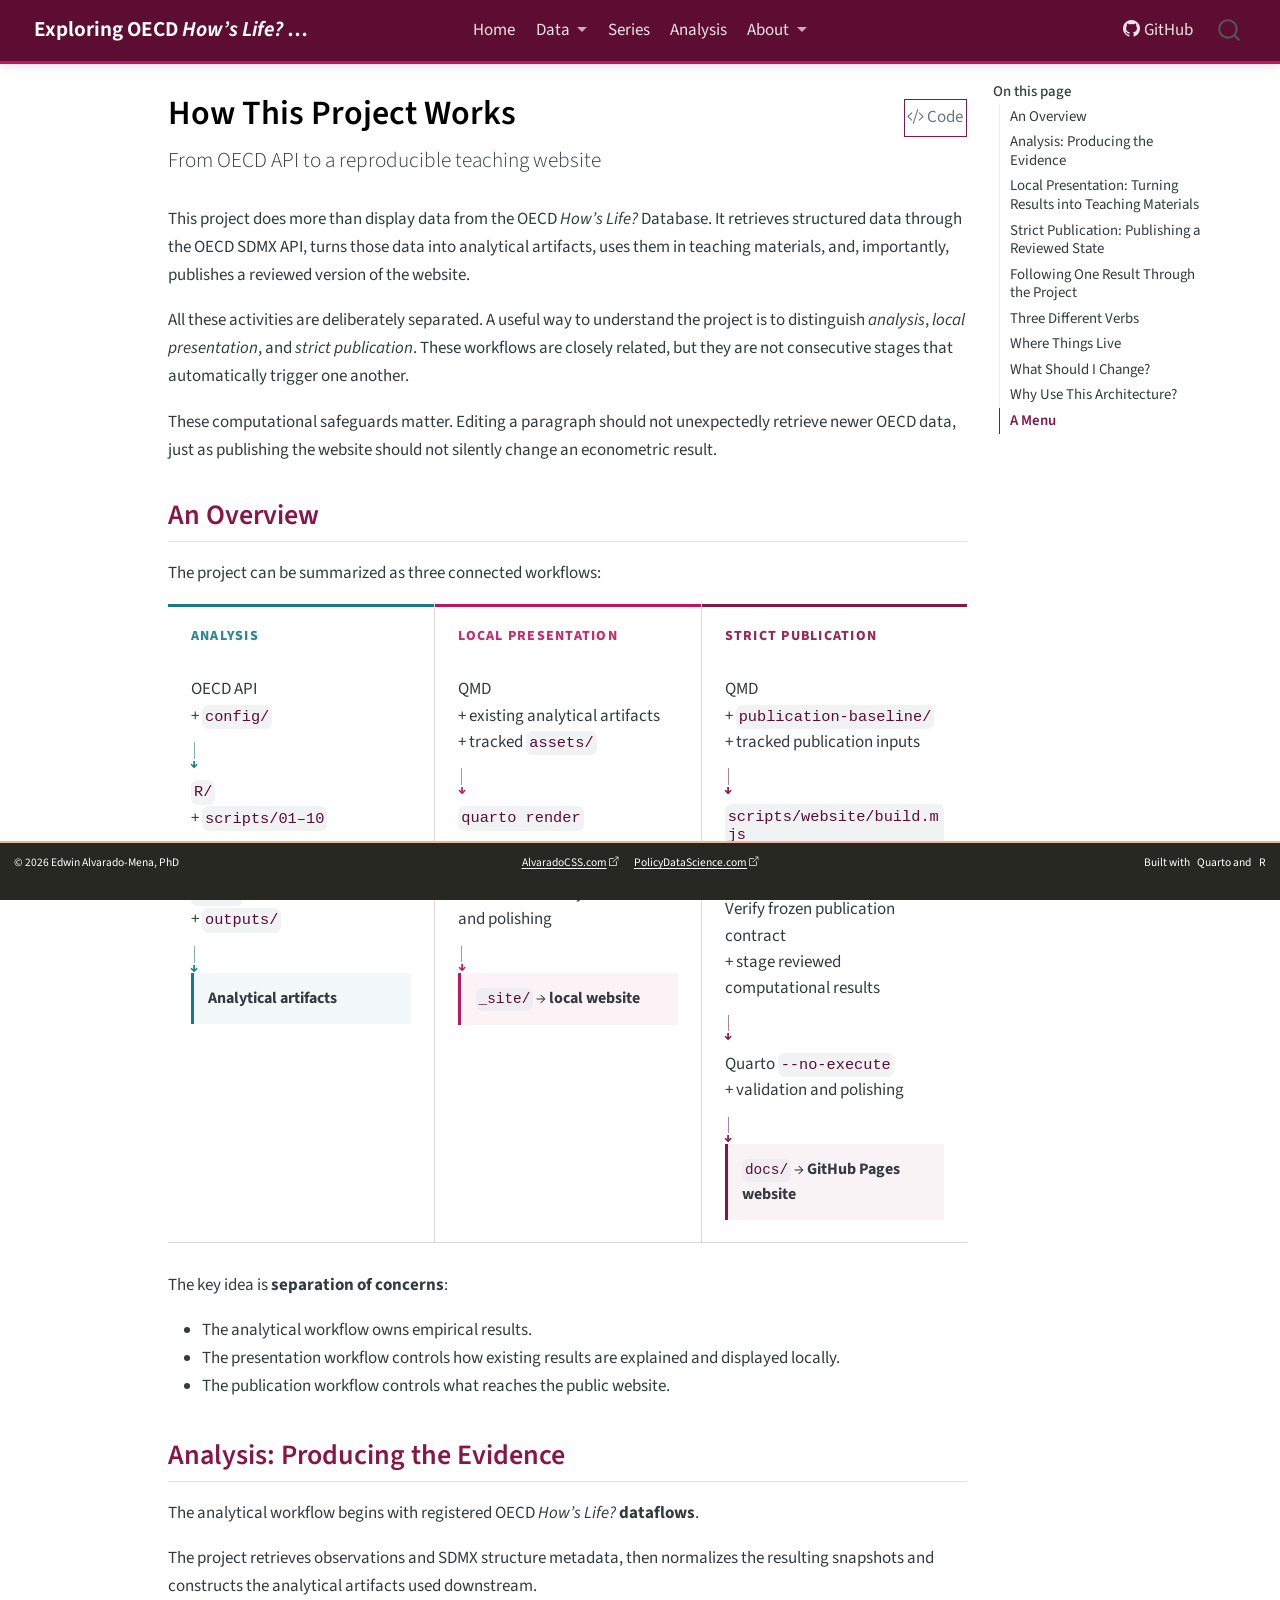
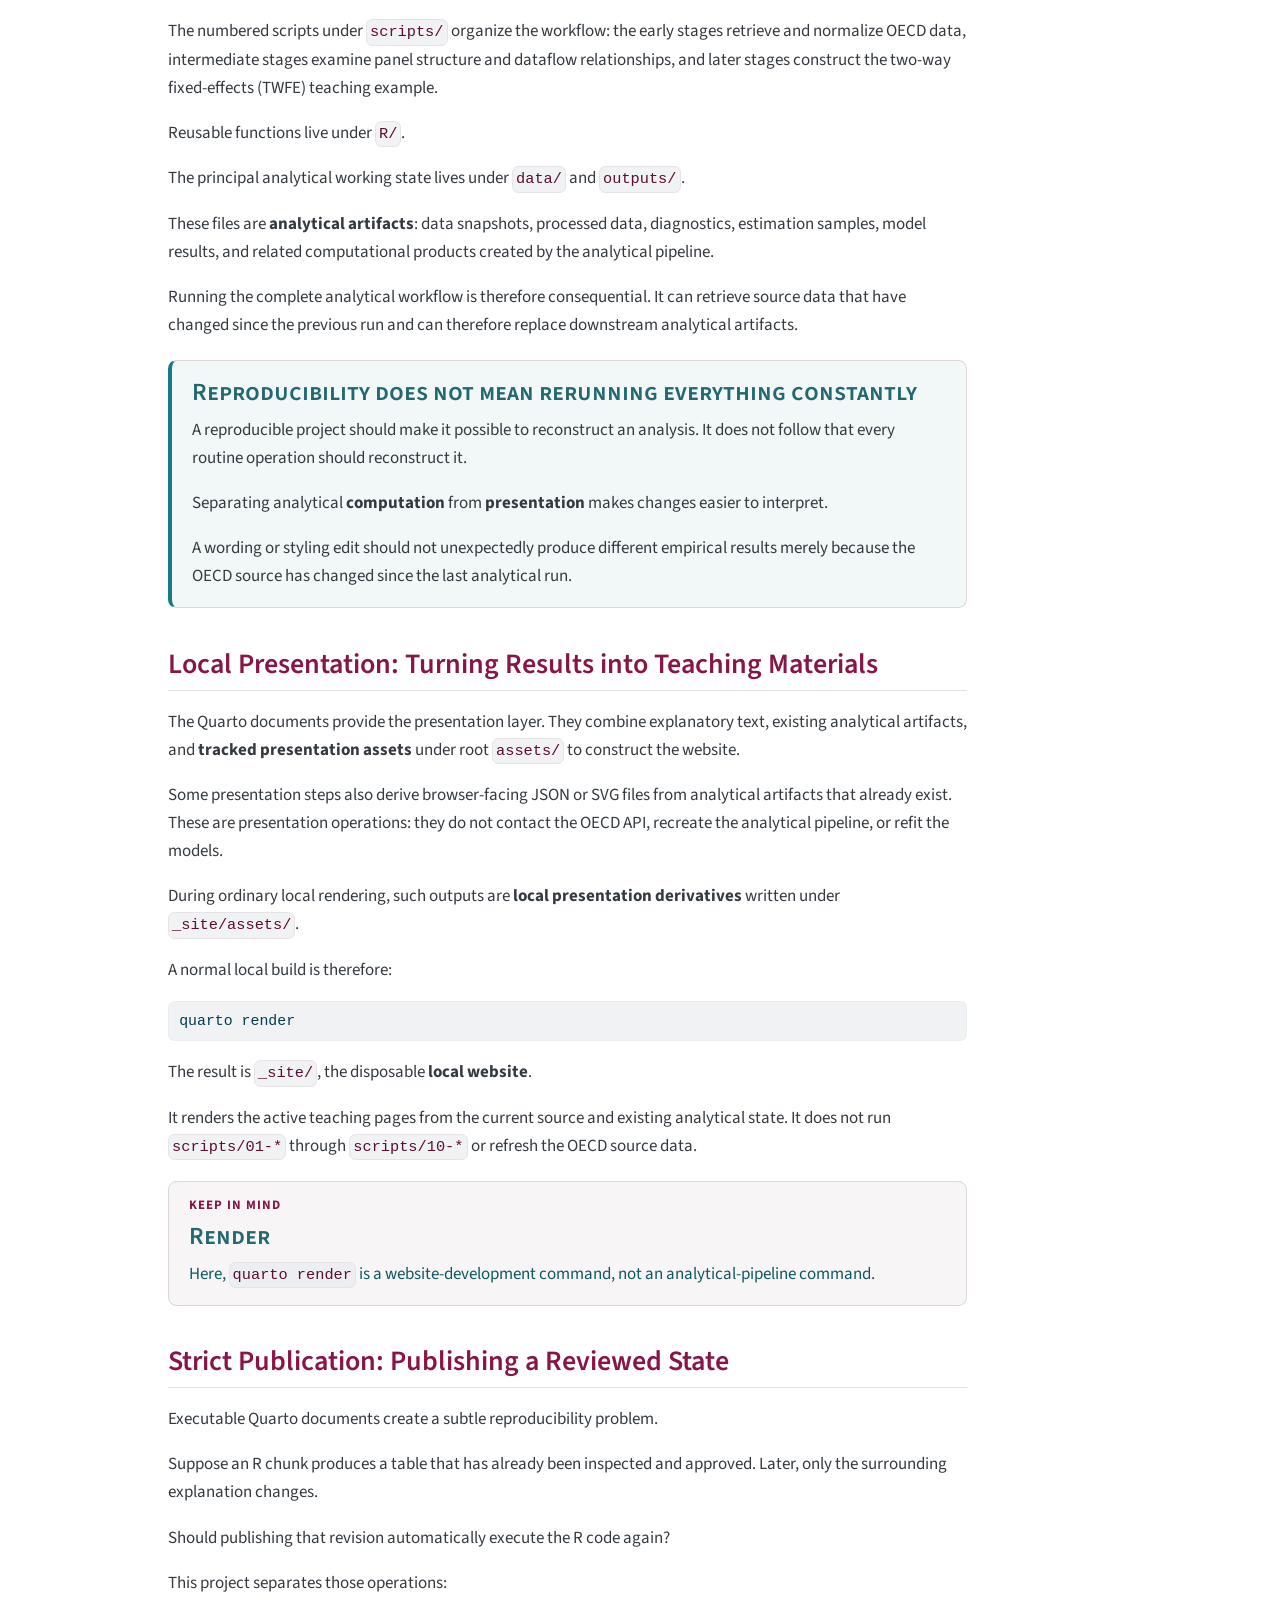
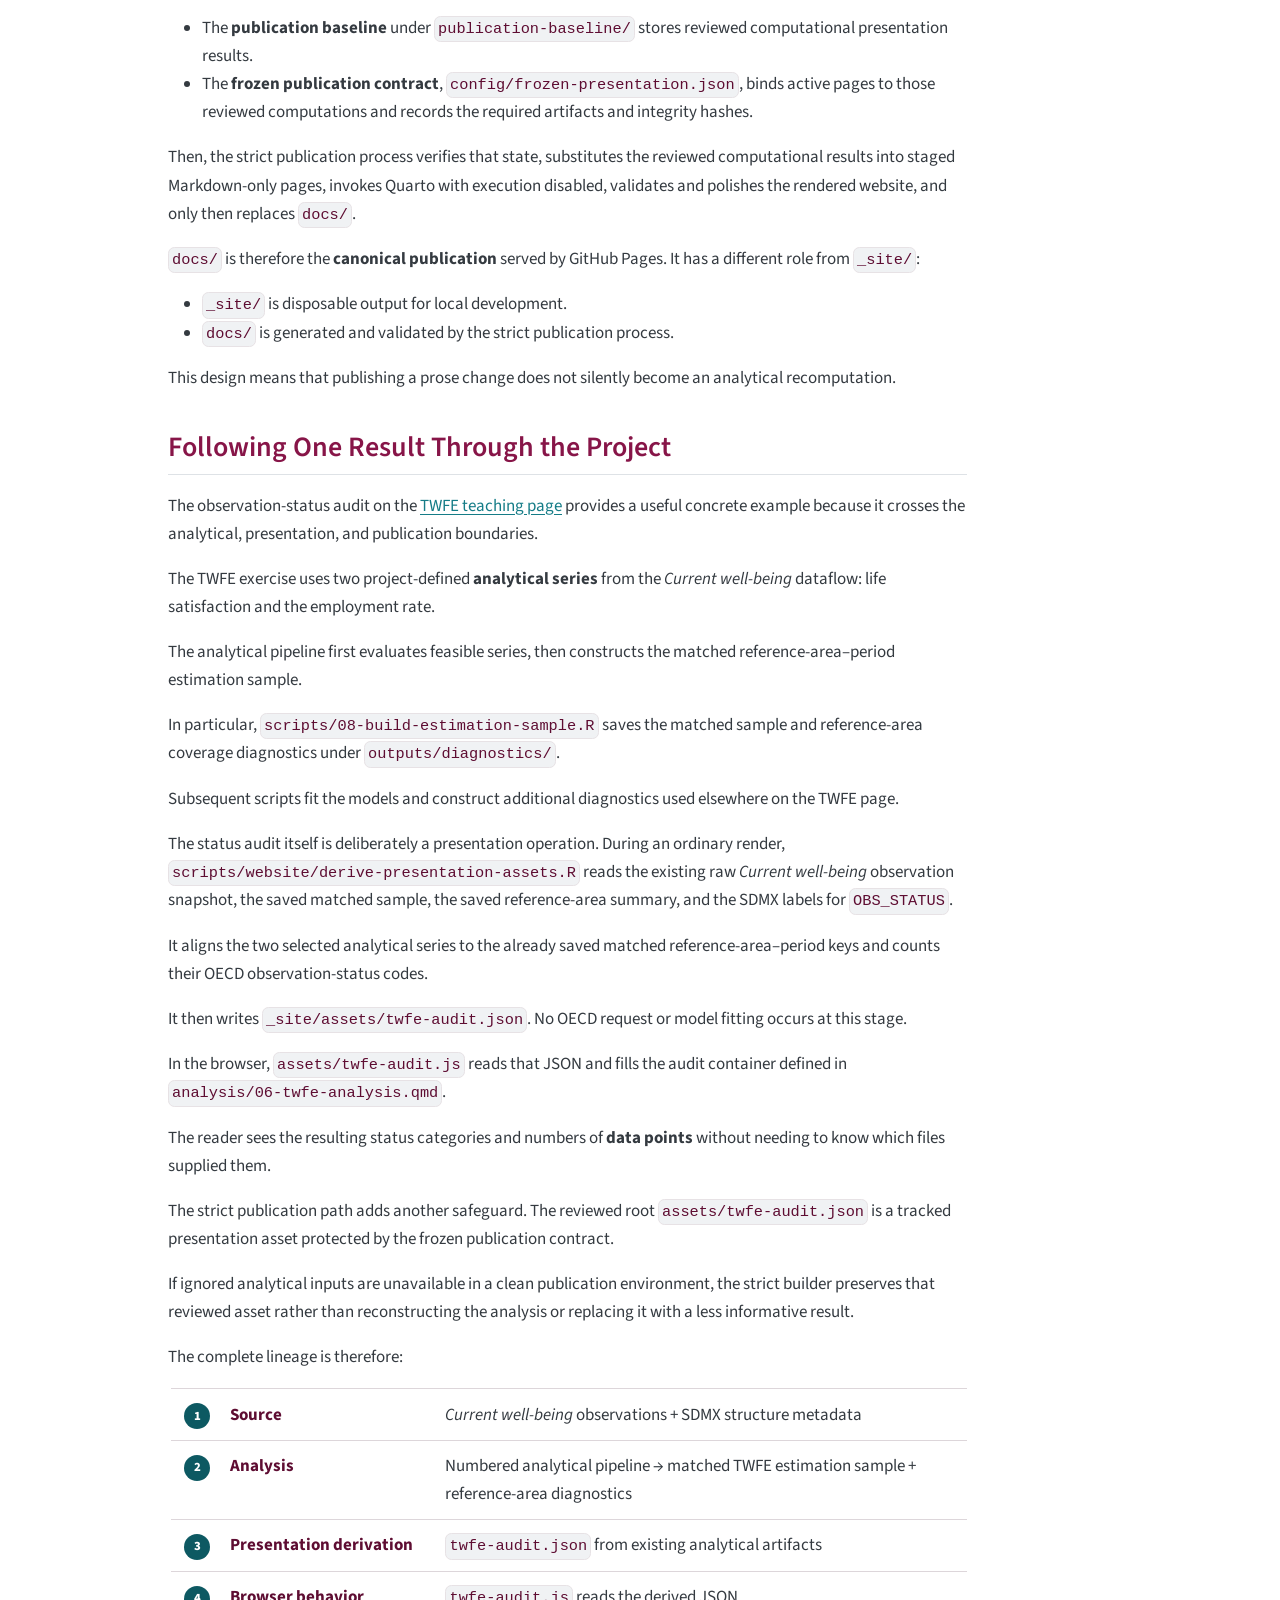
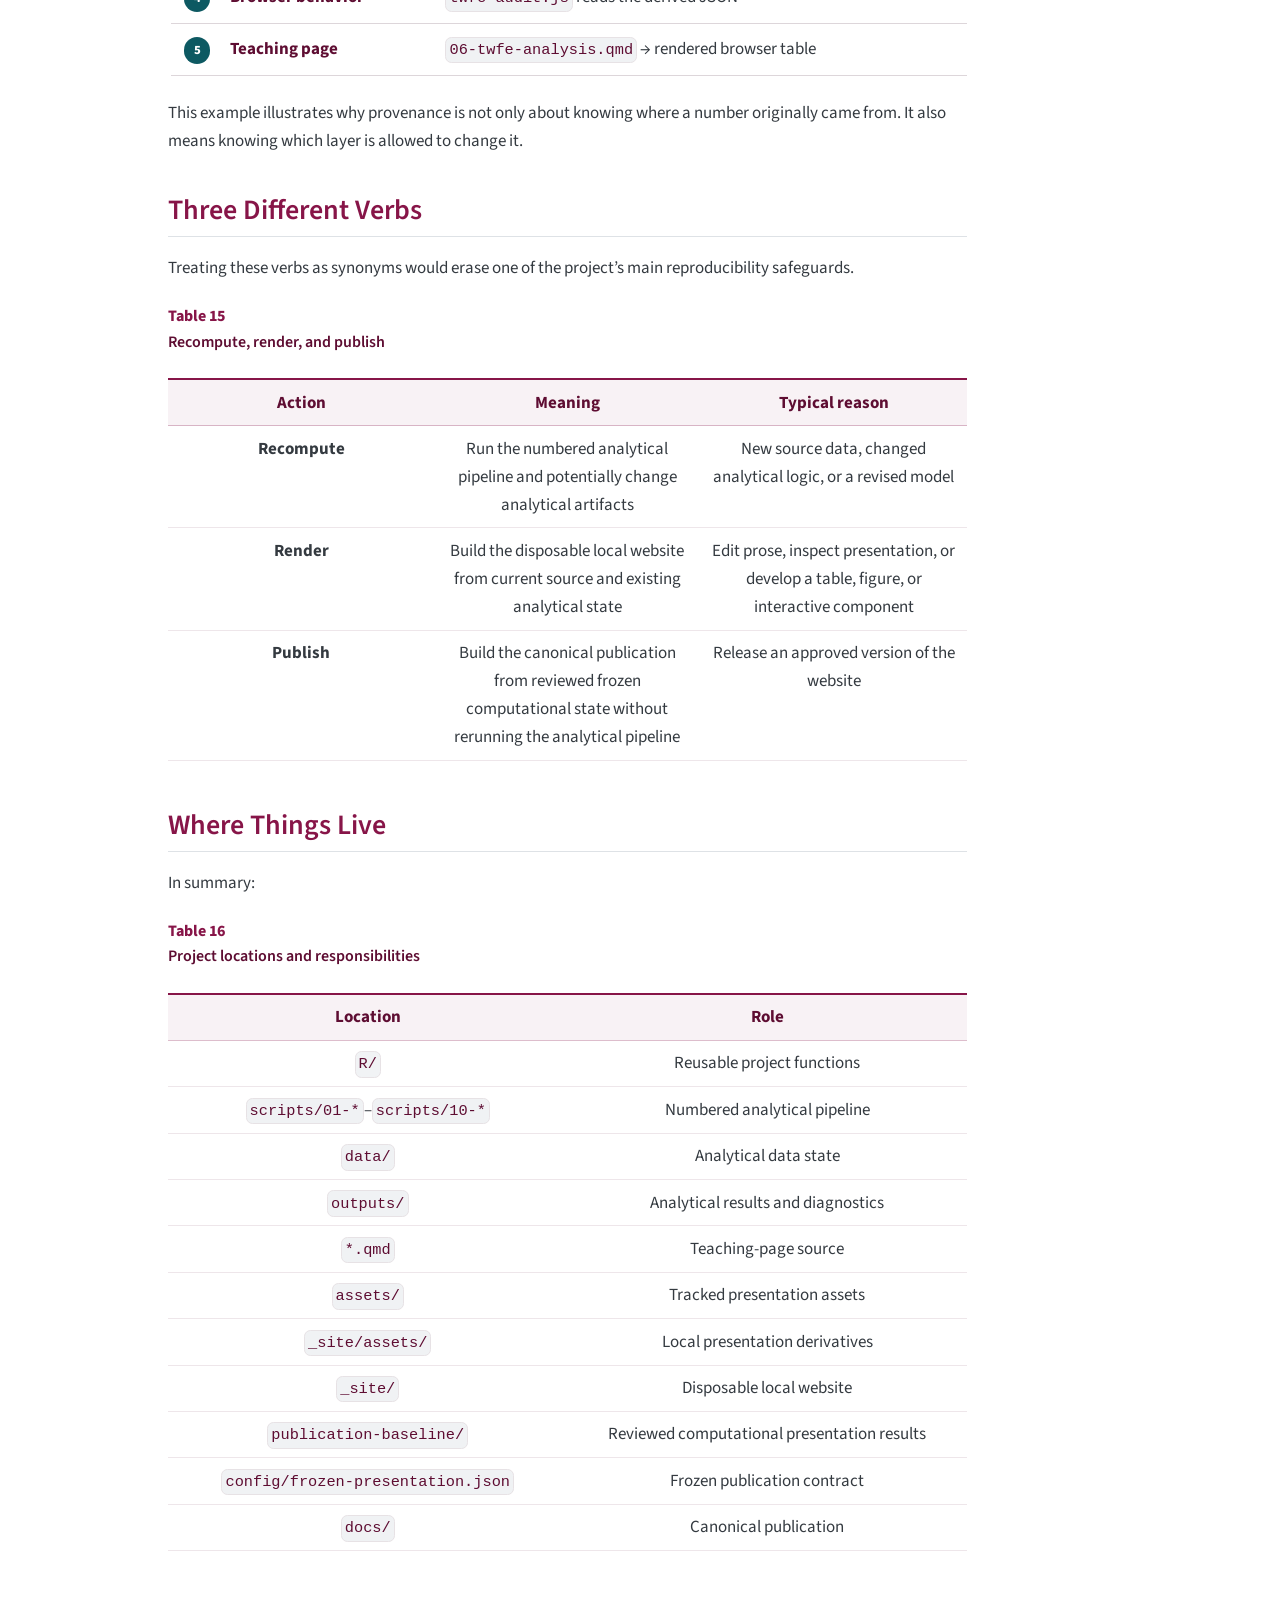
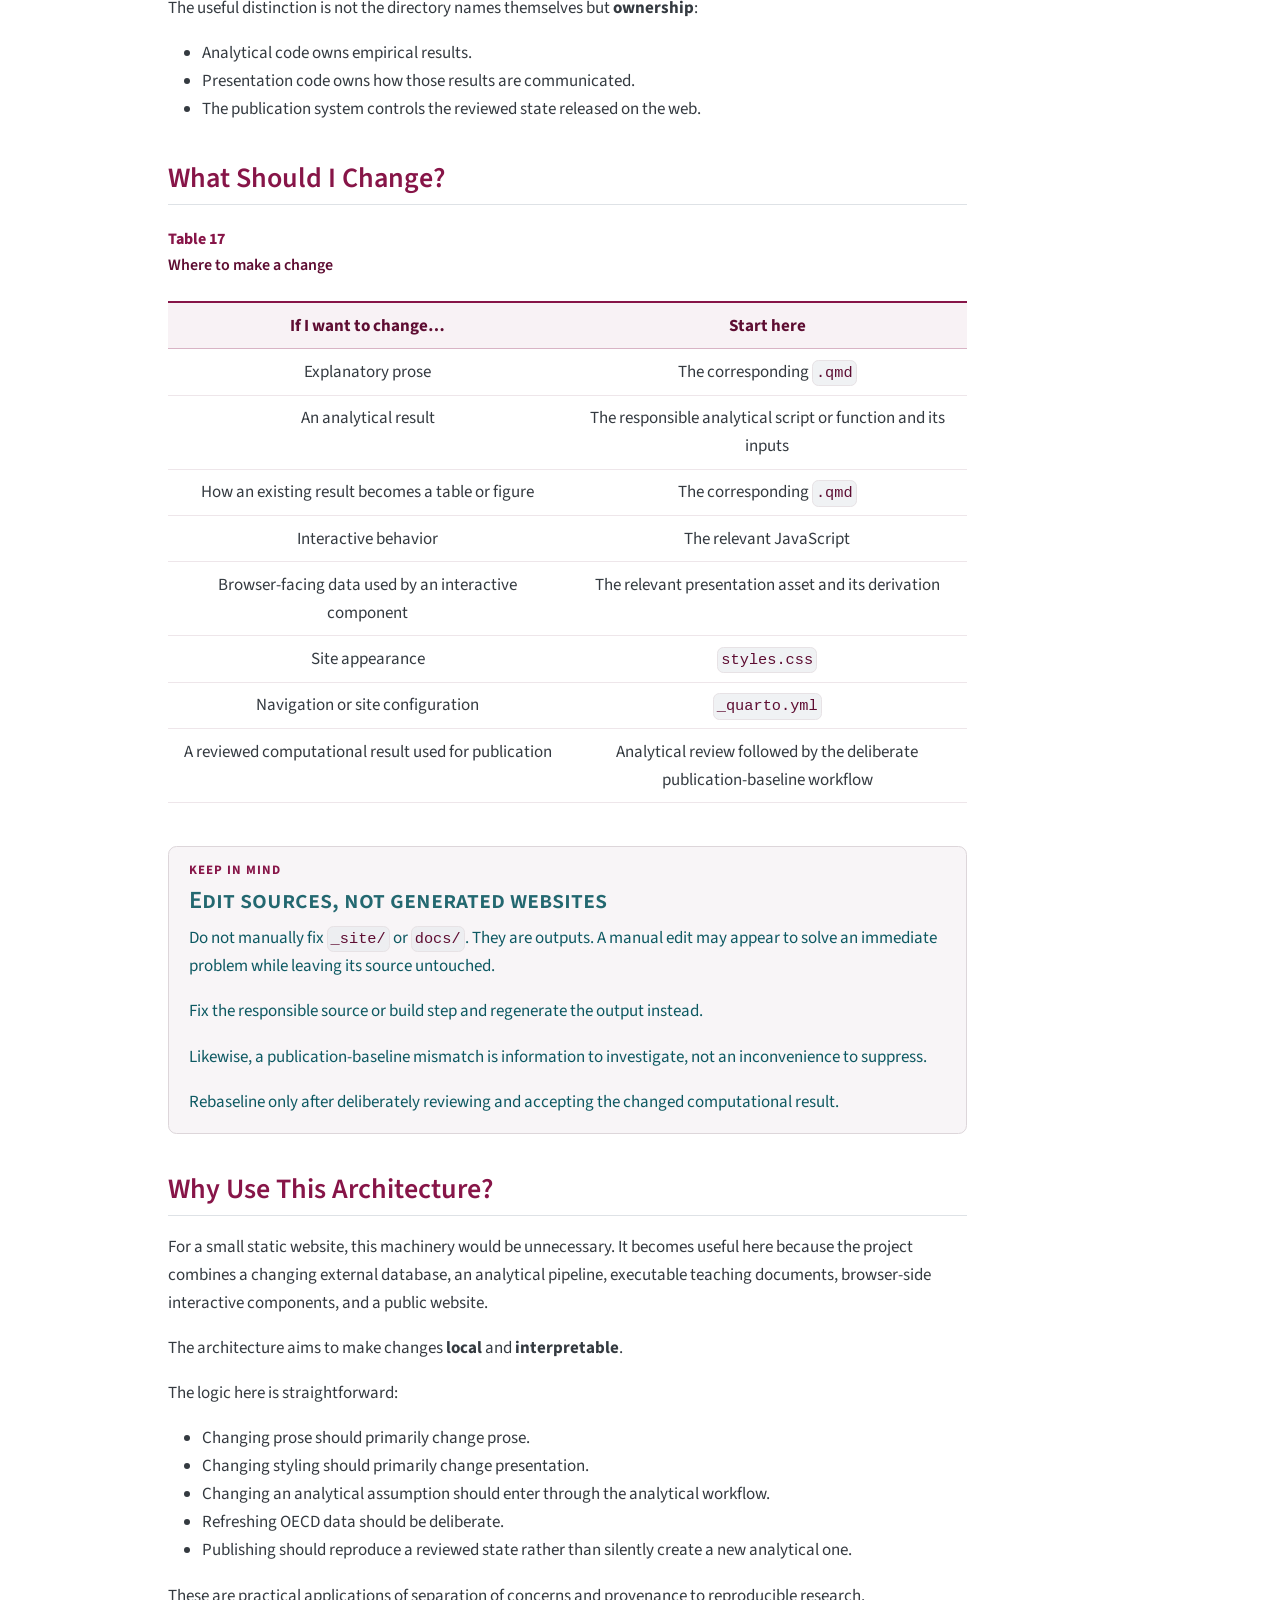
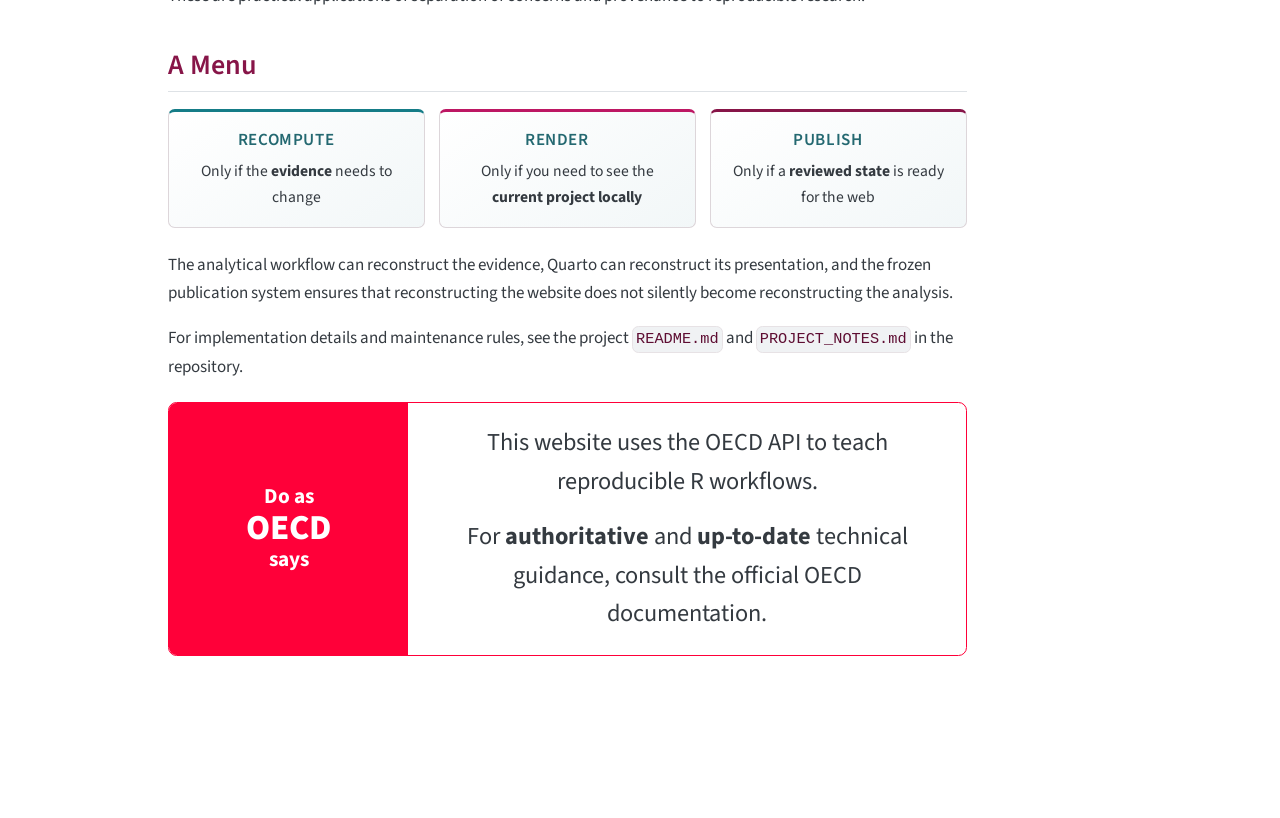
<file: docs/analysis/how-this-project-works.html>
<!DOCTYPE html>
<html xmlns="http://www.w3.org/1999/xhtml" lang="en" xml:lang="en"><head>

<meta charset="utf-8">
<meta name="generator" content="quarto-1.8.25">

<meta name="viewport" content="width=device-width, initial-scale=1.0, user-scalable=yes">


<title>How This Project Works – Exploring OECD How’s Life? Database</title>
<style>
code{white-space: pre-wrap;}
span.smallcaps{font-variant: small-caps;}
div.columns{display: flex; gap: min(4vw, 1.5em);}
div.column{flex: auto; overflow-x: auto;}
div.hanging-indent{margin-left: 1.5em; text-indent: -1.5em;}
ul.task-list{list-style: none;}
ul.task-list li input[type="checkbox"] {
  width: 0.8em;
  margin: 0 0.8em 0.2em -1em; /* quarto-specific, see https://github.com/quarto-dev/quarto-cli/issues/4556 */ 
  vertical-align: middle;
}
/* CSS for syntax highlighting */
html { -webkit-text-size-adjust: 100%; }
pre > code.sourceCode { white-space: pre; position: relative; }
pre > code.sourceCode > span { display: inline-block; line-height: 1.25; }
pre > code.sourceCode > span:empty { height: 1.2em; }
.sourceCode { overflow: visible; }
code.sourceCode > span { color: inherit; text-decoration: inherit; }
div.sourceCode { margin: 1em 0; }
pre.sourceCode { margin: 0; }
@media screen {
div.sourceCode { overflow: auto; }
}
@media print {
pre > code.sourceCode { white-space: pre-wrap; }
pre > code.sourceCode > span { text-indent: -5em; padding-left: 5em; }
}
pre.numberSource code
  { counter-reset: source-line 0; }
pre.numberSource code > span
  { position: relative; left: -4em; counter-increment: source-line; }
pre.numberSource code > span > a:first-child::before
  { content: counter(source-line);
    position: relative; left: -1em; text-align: right; vertical-align: baseline;
    border: none; display: inline-block;
    -webkit-touch-callout: none; -webkit-user-select: none;
    -khtml-user-select: none; -moz-user-select: none;
    -ms-user-select: none; user-select: none;
    padding: 0 4px; width: 4em;
  }
pre.numberSource { margin-left: 3em;  padding-left: 4px; }
div.sourceCode
  {   }
@media screen {
pre > code.sourceCode > span > a:first-child::before { text-decoration: underline; }
}
</style>


<script src="../site_libs/quarto-nav/quarto-nav.js"></script>
<script src="../site_libs/clipboard/clipboard.min.js"></script>
<script src="../site_libs/quarto-search/autocomplete.umd.js"></script>
<script src="../site_libs/quarto-search/fuse.min.js"></script>
<script src="../site_libs/quarto-search/quarto-search.js"></script>
<meta name="quarto:offset" content="../">
<script src="../site_libs/quarto-html/quarto.js" type="module"></script>
<script src="../site_libs/quarto-html/tabsets/tabsets.js" type="module"></script>
<script src="../site_libs/quarto-html/axe/axe-check.js" type="module"></script>
<script src="../site_libs/quarto-html/popper.min.js"></script>
<script src="../site_libs/quarto-html/tippy.umd.min.js"></script>
<script src="../site_libs/quarto-html/anchor.min.js"></script>
<link href="../site_libs/quarto-html/tippy.css" rel="stylesheet">
<link href="../site_libs/quarto-html/quarto-syntax-highlighting-7b89279ff1a6dce999919e0e67d4d9ec.css" rel="stylesheet" id="quarto-text-highlighting-styles">
<script src="../site_libs/bootstrap/bootstrap.min.js"></script>
<link href="../site_libs/bootstrap/bootstrap-icons.css" rel="stylesheet">
<link href="../site_libs/bootstrap/bootstrap-e31584831b205ffbb2d98406f31c2a5b.min.css" rel="stylesheet" append-hash="true" id="quarto-bootstrap" data-mode="light">
<script src="../site_libs/quarto-contrib/iconify-3.0.0/iconify-icon.min.js"></script>
<script id="quarto-search-options" type="application/json">{
  "location": "navbar",
  "copy-button": false,
  "collapse-after": 3,
  "panel-placement": "end",
  "type": "overlay",
  "limit": 50,
  "keyboard-shortcut": [
    "f",
    "/",
    "s"
  ],
  "show-item-context": false,
  "language": {
    "search-no-results-text": "No results",
    "search-matching-documents-text": "matching documents",
    "search-copy-link-title": "Copy link to search",
    "search-hide-matches-text": "Hide additional matches",
    "search-more-match-text": "more match in this document",
    "search-more-matches-text": "more matches in this document",
    "search-clear-button-title": "Clear",
    "search-text-placeholder": "",
    "search-detached-cancel-button-title": "Cancel",
    "search-submit-button-title": "Submit",
    "search-label": "Search"
  }
}</script>


<link rel="stylesheet" href="../styles.css">
<meta property="og:title" content="How This Project Works – Exploring OECD How’s Life? Database">
<meta property="og:description" content="From OECD API to a reproducible teaching website">
<meta property="og:image" content="https://ealvaradomena.github.io/oecd-hows-life/analysis/assets/logo-bg-1200x900.png">
<meta property="og:site_name" content="Exploring OECD <em>How’s Life?</em> Database">
<meta name="twitter:title" content="How This Project Works – Exploring OECD How’s Life? Database">
<meta name="twitter:description" content="From OECD API to a reproducible teaching website">
<meta name="twitter:image" content="https://ealvaradomena.github.io/oecd-hows-life/analysis/assets/logo-bg-1200x900.png">
<meta name="twitter:card" content="summary_large_image">
</head>

<body class="nav-fixed quarto-light">

<div id="quarto-search-results"></div>
  <header id="quarto-header" class="headroom fixed-top">
    <nav class="navbar navbar-expand-lg " data-bs-theme="dark">
      <div class="navbar-container container-fluid">
      <div class="navbar-brand-container mx-auto">
    <a href="../index.html" class="navbar-brand navbar-brand-logo">
    </a>
    <a class="navbar-brand" href="../index.html">
    <span class="navbar-title">Exploring OECD <em>How’s Life?</em> Database</span>
    </a>
  </div>
            <div id="quarto-search" class="" title="Search"></div>
          <button class="navbar-toggler" type="button" data-bs-toggle="collapse" data-bs-target="#navbarCollapse" aria-controls="navbarCollapse" role="menu" aria-expanded="false" aria-label="Toggle navigation" onclick="if (window.quartoToggleHeadroom) { window.quartoToggleHeadroom(); }">
  <span class="navbar-toggler-icon"></span>
</button>
          <div class="collapse navbar-collapse" id="navbarCollapse">
            <ul class="navbar-nav navbar-nav-scroll me-auto">
  <li class="nav-item">
    <a class="nav-link" href="../index.html"> 
<span class="menu-text">Home</span></a>
  </li>  
  <li class="nav-item dropdown ">
    <a class="nav-link dropdown-toggle" href="#" id="nav-menu-data" role="link" data-bs-toggle="dropdown" aria-expanded="false">
 <span class="menu-text">Data</span>
    </a>
    <ul class="dropdown-menu" aria-labelledby="nav-menu-data">    
        <li>
    <a class="dropdown-item" href="../analysis/01-api-and-structure.html">
 <span class="dropdown-text">OECD API</span></a>
  </li>  
        <li>
    <a class="dropdown-item" href="../analysis/02-database-inventory.html">
 <span class="dropdown-text">Database Inventory</span></a>
  </li>  
        <li>
    <a class="dropdown-item" href="../analysis/03-panel-structure.html">
 <span class="dropdown-text">Panel Data</span></a>
  </li>  
        <li>
    <a class="dropdown-item" href="../analysis/04-demographic-comparisons.html">
 <span class="dropdown-text">Demographic Comparisons</span></a>
  </li>  
    </ul>
  </li>
  <li class="nav-item">
    <a class="nav-link" href="../analysis/05-series-explorer.html"> 
<span class="menu-text">Series</span></a>
  </li>  
  <li class="nav-item">
    <a class="nav-link" href="../analysis/06-twfe-analysis.html"> 
<span class="menu-text">Analysis</span></a>
  </li>  
  <li class="nav-item dropdown ">
    <a class="nav-link dropdown-toggle" href="#" id="nav-menu-about" role="link" data-bs-toggle="dropdown" aria-expanded="false">
 <span class="menu-text">About</span>
    </a>
    <ul class="dropdown-menu" aria-labelledby="nav-menu-about">    
        <li>
    <a class="dropdown-item" href="../analysis/how-this-project-works.html">
 <span class="dropdown-text">How This Project Works</span></a>
  </li>  
    </ul>
  </li>
</ul>
            <ul class="navbar-nav navbar-nav-scroll ms-auto">
  <li class="nav-item">
    <a class="nav-link" href="https://github.com/ealvaradomena/oecd-hows-life"> <i class="bi bi-github" role="img" aria-label="GitHub">
</i> 
<span class="menu-text">GitHub</span></a>
  </li>  
</ul>
          </div> <!-- /navcollapse -->
            <div class="quarto-navbar-tools">
</div>
      </div> <!-- /container-fluid -->
    </nav>
</header>
<!-- content -->
<div id="quarto-content" class="quarto-container page-columns page-rows-contents page-layout-article page-navbar">
<!-- sidebar -->
<!-- margin-sidebar -->
    <div id="quarto-margin-sidebar" class="sidebar margin-sidebar">
        <nav id="TOC" role="doc-toc" class="toc-active">
    <h2 id="toc-title">On this page</h2>
   
  <ul class="collapse">
  <li><a href="#an-overview" id="toc-an-overview" class="nav-link active" data-scroll-target="#an-overview">An Overview</a></li>
  <li><a href="#analysis-producing-the-evidence" id="toc-analysis-producing-the-evidence" class="nav-link" data-scroll-target="#analysis-producing-the-evidence">Analysis: Producing the Evidence</a></li>
  <li><a href="#local-presentation-turning-results-into-teaching-materials" id="toc-local-presentation-turning-results-into-teaching-materials" class="nav-link" data-scroll-target="#local-presentation-turning-results-into-teaching-materials">Local Presentation: Turning Results into Teaching Materials</a></li>
  <li><a href="#strict-publication-publishing-a-reviewed-state" id="toc-strict-publication-publishing-a-reviewed-state" class="nav-link" data-scroll-target="#strict-publication-publishing-a-reviewed-state">Strict Publication: Publishing a Reviewed State</a></li>
  <li><a href="#following-one-result-through-the-project" id="toc-following-one-result-through-the-project" class="nav-link" data-scroll-target="#following-one-result-through-the-project">Following One Result Through the Project</a></li>
  <li><a href="#three-different-verbs" id="toc-three-different-verbs" class="nav-link" data-scroll-target="#three-different-verbs">Three Different Verbs</a></li>
  <li><a href="#where-things-live" id="toc-where-things-live" class="nav-link" data-scroll-target="#where-things-live">Where Things Live</a></li>
  <li><a href="#what-should-i-change" id="toc-what-should-i-change" class="nav-link" data-scroll-target="#what-should-i-change">What Should I Change?</a></li>
  <li><a href="#why-use-this-architecture" id="toc-why-use-this-architecture" class="nav-link" data-scroll-target="#why-use-this-architecture">Why Use This Architecture?</a></li>
  <li><a href="#a-menu" id="toc-a-menu" class="nav-link" data-scroll-target="#a-menu">A Menu</a></li>
  </ul>
</nav>
    </div>
<!-- main -->
<main class="content" id="quarto-document-content">

<header id="title-block-header" class="quarto-title-block default">
<div class="quarto-title">
<div class="quarto-title-block"><div><h1 class="title">How This Project Works</h1><button type="button" class="btn code-tools-button" id="quarto-code-tools-source"><i class="bi"></i> Code</button></div></div>
<p class="subtitle lead">From OECD API to a reproducible teaching website</p>
</div>



<div class="quarto-title-meta">

    
  
    
  </div>
  


</header>


<p>This project does more than display data from the OECD <em>How’s Life?</em> Database. It retrieves structured data through the OECD SDMX API, turns those data into analytical artifacts, uses them in teaching materials, and, importantly, publishes a reviewed version of the website.</p>
<p>All these activities are deliberately separated. A useful way to understand the project is to distinguish <em>analysis</em>, <em>local presentation</em>, and <em>strict publication</em>. These workflows are closely related, but they are not consecutive stages that automatically trigger one another.</p>
<p>These computational safeguards matter. Editing a paragraph should not unexpectedly retrieve newer OECD data, just as publishing the website should not silently change an econometric result.</p>
<section id="an-overview" class="level2">
<h2 class="anchored" data-anchor-id="an-overview">An Overview</h2>
<p>The project can be summarized as three connected workflows:</p>
<div class="project-workflows">
<section id="analysis" class="level3 project-workflow-card">
<h3 class="anchored" data-anchor-id="analysis">Analysis</h3>
<p>OECD API<br> + <code>config/</code></p>
<p><span class="project-flow-arrow">↓</span></p>
<p><code>R/</code><br> + <code>scripts/01–10</code></p>
<p><span class="project-flow-arrow">↓</span></p>
<p><code>data/</code><br> + <code>outputs/</code></p>
<p><span class="project-flow-arrow">↓</span></p>
<p><strong>Analytical artifacts</strong></p>
</section>
<section id="local-presentation" class="level3 project-workflow-card">
<h3 class="anchored" data-anchor-id="local-presentation">Local presentation</h3>
<p>QMD<br> + existing analytical artifacts<br> + tracked <code>assets/</code></p>
<p><span class="project-flow-arrow">↓</span></p>
<p><code>quarto render</code></p>
<p><span class="project-flow-arrow">↓</span></p>
<p>Presentation-only derivation and polishing</p>
<p><span class="project-flow-arrow">↓</span></p>
<p><code>_site/</code> → <strong>local website</strong></p>
</section>
<section id="strict-publication" class="level3 project-workflow-card">
<h3 class="anchored" data-anchor-id="strict-publication">Strict publication</h3>
<p>QMD<br> + <code>publication-baseline/</code><br> + tracked publication inputs</p>
<p><span class="project-flow-arrow">↓</span></p>
<p><code>scripts/website/build.mjs</code></p>
<p><span class="project-flow-arrow">↓</span></p>
<p>Verify frozen publication contract<br> + stage reviewed computational results</p>
<p><span class="project-flow-arrow">↓</span></p>
<p>Quarto <code>--no-execute</code><br> + validation and polishing</p>
<p><span class="project-flow-arrow">↓</span></p>
<p><code>docs/</code> → <strong>GitHub Pages website</strong></p>
</section>
</div>
<p>The key idea is <strong>separation of concerns</strong>:</p>
<ul>
<li>The analytical workflow owns empirical results.</li>
<li>The presentation workflow controls how existing results are explained and displayed locally.</li>
<li>The publication workflow controls what reaches the public website.</li>
</ul>
</section>
<section id="analysis-producing-the-evidence" class="level2">
<h2 class="anchored" data-anchor-id="analysis-producing-the-evidence">Analysis: Producing the Evidence</h2>
<p>The analytical workflow begins with registered OECD <em>How’s Life?</em> <strong>dataflows</strong>.</p>
<p>The project retrieves observations and SDMX structure metadata, then normalizes the resulting snapshots and constructs the analytical artifacts used downstream.</p>
<p>The numbered scripts under <code>scripts/</code> organize the workflow: the early stages retrieve and normalize OECD data, intermediate stages examine panel structure and dataflow relationships, and later stages construct the two-way fixed-effects (TWFE) teaching example.</p>
<p>Reusable functions live under <code>R/</code>.</p>
<p>The principal analytical working state lives under <code>data/</code> and <code>outputs/</code>.</p>
<p>These files are <strong>analytical artifacts</strong>: data snapshots, processed data, diagnostics, estimation samples, model results, and related computational products created by the analytical pipeline.</p>
<p>Running the complete analytical workflow is therefore consequential. It can retrieve source data that have changed since the previous run and can therefore replace downstream analytical artifacts.</p>
<section id="reproducibility-does-not-mean-rerunning-everything-constantly" class="level3 data-note">
<h3 class="anchored" data-anchor-id="reproducibility-does-not-mean-rerunning-everything-constantly"><span class="smallcaps">Reproducibility does not mean rerunning everything constantly</span></h3>
<p>A reproducible project should make it possible to reconstruct an analysis. It does not follow that every routine operation should reconstruct it.</p>
<p>Separating analytical <strong>computation</strong> from <strong>presentation</strong> makes changes easier to interpret.</p>
<p>A wording or styling edit should not unexpectedly produce different empirical results merely because the OECD source has changed since the last analytical run.</p>
</section>
</section>
<section id="local-presentation-turning-results-into-teaching-materials" class="level2">
<h2 class="anchored" data-anchor-id="local-presentation-turning-results-into-teaching-materials">Local Presentation: Turning Results into Teaching Materials</h2>
<p>The Quarto documents provide the presentation layer. They combine explanatory text, existing analytical artifacts, and <strong>tracked presentation assets</strong> under root <code>assets/</code> to construct the website.</p>
<p>Some presentation steps also derive browser-facing JSON or SVG files from analytical artifacts that already exist. These are presentation operations: they do not contact the OECD API, recreate the analytical pipeline, or refit the models.</p>
<p>During ordinary local rendering, such outputs are <strong>local presentation derivatives</strong> written under <code>_site/assets/</code>.</p>
<p>A normal local build is therefore:</p>
<div class="code-copy-outer-scaffold"><div class="sourceCode" id="cb1"><pre class="sourceCode bash code-with-copy"><code class="sourceCode bash"><span id="cb1-1"><a href="#cb1-1" aria-hidden="true" tabindex="-1"></a><span class="ex">quarto</span> render</span></code></pre></div><button title="Copy to Clipboard" class="code-copy-button"><i class="bi"></i></button></div>
<p>The result is <code>_site/</code>, the disposable <strong>local website</strong>.</p>
<p>It renders the active teaching pages from the current source and existing analytical state. It does not run <code>scripts/01-*</code> through <code>scripts/10-*</code> or refresh the OECD source data.</p>
<section id="render" class="level3 context-note">
<h3 class="anchored" data-anchor-id="render"><span class="smallcaps">Render</span></h3>
<p>Here, <code>quarto render</code> is a website-development command, not an analytical-pipeline command.</p>
</section>
</section>
<section id="strict-publication-publishing-a-reviewed-state" class="level2">
<h2 class="anchored" data-anchor-id="strict-publication-publishing-a-reviewed-state">Strict Publication: Publishing a Reviewed State</h2>
<p>Executable Quarto documents create a subtle reproducibility problem.</p>
<p>Suppose an R chunk produces a table that has already been inspected and approved. Later, only the surrounding explanation changes.</p>
<p>Should publishing that revision automatically execute the R code again?</p>
<p>This project separates those operations:</p>
<ul>
<li>The <strong>publication baseline</strong> under <code>publication-baseline/</code> stores reviewed computational presentation results.</li>
<li>The <strong>frozen publication contract</strong>, <code>config/frozen-presentation.json</code>, binds active pages to those reviewed computations and records the required artifacts and integrity hashes.</li>
</ul>
<p>Then, the strict publication process verifies that state, substitutes the reviewed computational results into staged Markdown-only pages, invokes Quarto with execution disabled, validates and polishes the rendered website, and only then replaces <code>docs/</code>.</p>
<p><code>docs/</code> is therefore the <strong>canonical publication</strong> served by GitHub Pages. It has a different role from <code>_site/</code>:</p>
<ul>
<li><code>_site/</code> is disposable output for local development.</li>
<li><code>docs/</code> is generated and validated by the strict publication process.</li>
</ul>
<p>This design means that publishing a prose change does not silently become an analytical recomputation.</p>
</section>
<section id="following-one-result-through-the-project" class="level2">
<h2 class="anchored" data-anchor-id="following-one-result-through-the-project">Following One Result Through the Project</h2>
<p>The observation-status audit on the <a href="../analysis/06-twfe-analysis.html#tbl-twfe-status-audit">TWFE teaching page</a> provides a useful concrete example because it crosses the analytical, presentation, and publication boundaries.</p>
<p>The TWFE exercise uses two project-defined <strong>analytical series</strong> from the <em>Current well-being</em> dataflow: life satisfaction and the employment rate.</p>
<p>The analytical pipeline first evaluates feasible series, then constructs the matched reference-area–period estimation sample.</p>
<p>In particular, <code>scripts/08-build-estimation-sample.R</code> saves the matched sample and reference-area coverage diagnostics under <code>outputs/diagnostics/</code>.</p>
<p>Subsequent scripts fit the models and construct additional diagnostics used elsewhere on the TWFE page.</p>
<p>The status audit itself is deliberately a presentation operation. During an ordinary render, <code>scripts/website/derive-presentation-assets.R</code> reads the existing raw <em>Current well-being</em> observation snapshot, the saved matched sample, the saved reference-area summary, and the SDMX labels for <code>OBS_STATUS</code>.</p>
<p>It aligns the two selected analytical series to the already saved matched reference-area–period keys and counts their OECD observation-status codes.</p>
<p>It then writes <code>_site/assets/twfe-audit.json</code>. No OECD request or model fitting occurs at this stage.</p>
<p>In the browser, <code>assets/twfe-audit.js</code> reads that JSON and fills the audit container defined in <code>analysis/06-twfe-analysis.qmd</code>.</p>
<p>The reader sees the resulting status categories and numbers of <strong>data points</strong> without needing to know which files supplied them.</p>
<p>The strict publication path adds another safeguard. The reviewed root <code>assets/twfe-audit.json</code> is a tracked presentation asset protected by the frozen publication contract.</p>
<p>If ignored analytical inputs are unavailable in a clean publication environment, the strict builder preserves that reviewed asset rather than reconstructing the analysis or replacing it with a less informative result.</p>
<p>The complete lineage is therefore:</p>
<div class="result-lineage">
<div class="result-lineage-step">
<span>1</span><strong>Source</strong>
<p>
<em>Current well-being</em> observations + SDMX structure metadata
</p>
</div>
<div class="result-lineage-step">
<span>2</span><strong>Analysis</strong>
<p>
Numbered analytical pipeline → matched TWFE estimation sample + reference-area diagnostics
</p>
</div>
<div class="result-lineage-step">
<span>3</span><strong>Presentation derivation</strong>
<p>
<code>twfe-audit.json</code> from existing analytical artifacts
</p>
</div>
<div class="result-lineage-step">
<span>4</span><strong>Browser behavior</strong>
<p>
<code>twfe-audit.js</code> reads the derived JSON
</p>
</div>
<div class="result-lineage-step">
<span>5</span><strong>Teaching page</strong>
<p>
<code>06-twfe-analysis.qmd</code> → rendered browser table
</p>
</div>
</div>
<p>This example illustrates why provenance is not only about knowing where a number originally came from. It also means knowing which layer is allowed to change it.</p>
</section>
<section id="three-different-verbs" class="level2">
<h2 class="anchored" data-anchor-id="three-different-verbs">Three Different Verbs</h2>
<p>Treating these verbs as synonyms would erase one of the project’s main reproducibility safeguards.</p>
<div id="tbl-project-verbs" class="quarto-float quarto-figure quarto-figure-center anchored">
<figure class="quarto-float quarto-float-tbl figure">
<figcaption class="quarto-float-caption-top quarto-float-caption quarto-float-tbl" id="tbl-project-verbs-caption-0ceaefa1-69ba-4598-a22c-09a6ac19f8ca">
<span class="object-caption-number">Table&nbsp;15</span>
<span class="object-caption-title">Recompute, render, and publish</span>
</figcaption>
<div aria-describedby="tbl-project-verbs-caption-0ceaefa1-69ba-4598-a22c-09a6ac19f8ca">
<table class="caption-top table">
<colgroup>
<col style="width: 33%">
<col style="width: 33%">
<col style="width: 33%">
</colgroup>
<thead>
<tr class="header">
<th>Action</th>
<th>Meaning</th>
<th>Typical reason</th>
</tr>
</thead>
<tbody>
<tr class="odd">
<td><strong>Recompute</strong></td>
<td>Run the numbered analytical pipeline and potentially change analytical artifacts</td>
<td>New source data, changed analytical logic, or a revised model</td>
</tr>
<tr class="even">
<td><strong>Render</strong></td>
<td>Build the disposable local website from current source and existing analytical state</td>
<td>Edit prose, inspect presentation, or develop a table, figure, or interactive component</td>
</tr>
<tr class="odd">
<td><strong>Publish</strong></td>
<td>Build the canonical publication from reviewed frozen computational state without rerunning the analytical pipeline</td>
<td>Release an approved version of the website</td>
</tr>
</tbody>
</table>
</div>
</figure>
</div>
</section>
<section id="where-things-live" class="level2">
<h2 class="anchored" data-anchor-id="where-things-live">Where Things Live</h2>
<p>In summary:</p>
<div id="tbl-project-locations" class="quarto-float quarto-figure quarto-figure-center anchored">
<figure class="quarto-float quarto-float-tbl figure">
<figcaption class="quarto-float-caption-top quarto-float-caption quarto-float-tbl" id="tbl-project-locations-caption-0ceaefa1-69ba-4598-a22c-09a6ac19f8ca">
<span class="object-caption-number">Table&nbsp;16</span>
<span class="object-caption-title">Project locations and responsibilities</span>
</figcaption>
<div aria-describedby="tbl-project-locations-caption-0ceaefa1-69ba-4598-a22c-09a6ac19f8ca">
<table class="caption-top table">
<colgroup>
<col style="width: 50%">
<col style="width: 50%">
</colgroup>
<thead>
<tr class="header">
<th>Location</th>
<th>Role</th>
</tr>
</thead>
<tbody>
<tr class="odd">
<td><code>R/</code></td>
<td>Reusable project functions</td>
</tr>
<tr class="even">
<td><code>scripts/01-*</code>–<code>scripts/10-*</code></td>
<td>Numbered analytical pipeline</td>
</tr>
<tr class="odd">
<td><code>data/</code></td>
<td>Analytical data state</td>
</tr>
<tr class="even">
<td><code>outputs/</code></td>
<td>Analytical results and diagnostics</td>
</tr>
<tr class="odd">
<td><code>*.qmd</code></td>
<td>Teaching-page source</td>
</tr>
<tr class="even">
<td><code>assets/</code></td>
<td>Tracked presentation assets</td>
</tr>
<tr class="odd">
<td><code>_site/assets/</code></td>
<td>Local presentation derivatives</td>
</tr>
<tr class="even">
<td><code>_site/</code></td>
<td>Disposable local website</td>
</tr>
<tr class="odd">
<td><code>publication-baseline/</code></td>
<td>Reviewed computational presentation results</td>
</tr>
<tr class="even">
<td><code>config/frozen-presentation.json</code></td>
<td>Frozen publication contract</td>
</tr>
<tr class="odd">
<td><code>docs/</code></td>
<td>Canonical publication</td>
</tr>
</tbody>
</table>
</div>
</figure>
</div>
<p>The useful distinction is not the directory names themselves but <strong>ownership</strong>:</p>
<ul>
<li>Analytical code owns empirical results.</li>
<li>Presentation code owns how those results are communicated.</li>
<li>The publication system controls the reviewed state released on the web.</li>
</ul>
</section>
<section id="what-should-i-change" class="level2">
<h2 class="anchored" data-anchor-id="what-should-i-change">What Should I Change?</h2>
<div id="tbl-project-changes" class="quarto-float quarto-figure quarto-figure-center anchored">
<figure class="quarto-float quarto-float-tbl figure">
<figcaption class="quarto-float-caption-top quarto-float-caption quarto-float-tbl" id="tbl-project-changes-caption-0ceaefa1-69ba-4598-a22c-09a6ac19f8ca">
<span class="object-caption-number">Table&nbsp;17</span>
<span class="object-caption-title">Where to make a change</span>
</figcaption>
<div aria-describedby="tbl-project-changes-caption-0ceaefa1-69ba-4598-a22c-09a6ac19f8ca">
<table class="caption-top table">
<colgroup>
<col style="width: 50%">
<col style="width: 50%">
</colgroup>
<thead>
<tr class="header">
<th>If I want to change…</th>
<th>Start here</th>
</tr>
</thead>
<tbody>
<tr class="odd">
<td>Explanatory prose</td>
<td>The corresponding <code>.qmd</code></td>
</tr>
<tr class="even">
<td>An analytical result</td>
<td>The responsible analytical script or function and its inputs</td>
</tr>
<tr class="odd">
<td>How an existing result becomes a table or figure</td>
<td>The corresponding <code>.qmd</code></td>
</tr>
<tr class="even">
<td>Interactive behavior</td>
<td>The relevant JavaScript</td>
</tr>
<tr class="odd">
<td>Browser-facing data used by an interactive component</td>
<td>The relevant presentation asset and its derivation</td>
</tr>
<tr class="even">
<td>Site appearance</td>
<td><code>styles.css</code></td>
</tr>
<tr class="odd">
<td>Navigation or site configuration</td>
<td><code>_quarto.yml</code></td>
</tr>
<tr class="even">
<td>A reviewed computational result used for publication</td>
<td>Analytical review followed by the deliberate publication-baseline workflow</td>
</tr>
</tbody>
</table>
</div>
</figure>
</div>
<section id="edit-sources-not-generated-websites" class="level3 context-note">
<h3 class="anchored" data-anchor-id="edit-sources-not-generated-websites"><span class="smallcaps">Edit sources, not generated websites</span></h3>
<p>Do not manually fix <code>_site/</code> or <code>docs/</code>. They are outputs. A manual edit may appear to solve an immediate problem while leaving its source untouched.</p>
<p>Fix the responsible source or build step and regenerate the output instead.</p>
<p>Likewise, a publication-baseline mismatch is information to investigate, not an inconvenience to suppress.</p>
<p>Rebaseline only after deliberately reviewing and accepting the changed computational result.</p>
</section>
</section>
<section id="why-use-this-architecture" class="level2">
<h2 class="anchored" data-anchor-id="why-use-this-architecture">Why Use This Architecture?</h2>
<p>For a small static website, this machinery would be unnecessary. It becomes useful here because the project combines a changing external database, an analytical pipeline, executable teaching documents, browser-side interactive components, and a public website.</p>
<p>The architecture aims to make changes <strong>local</strong> and <strong>interpretable</strong>.</p>
<p>The logic here is straightforward:</p>
<ul>
<li>Changing prose should primarily change prose.</li>
<li>Changing styling should primarily change presentation.</li>
<li>Changing an analytical assumption should enter through the analytical workflow.</li>
<li>Refreshing OECD data should be deliberate.</li>
<li>Publishing should reproduce a reviewed state rather than silently create a new analytical one.</li>
</ul>
<p>These are practical applications of separation of concerns and provenance to reproducible research.</p>
</section>
<section id="a-menu" class="level2">
<h2 class="anchored" data-anchor-id="a-menu">A Menu</h2>
<div class="project-verbs">
<section id="recompute" class="level3 project-verb">
<h3 class="anchored" data-anchor-id="recompute">Recompute</h3>
<p>Only if the <strong>evidence</strong> needs to change</p>
</section>
<section id="render-1" class="level3 project-verb">
<h3 class="anchored" data-anchor-id="render-1">Render</h3>
<p>Only if you need to see the <strong>current project locally</strong></p>
</section>
<section id="publish" class="level3 project-verb">
<h3 class="anchored" data-anchor-id="publish">Publish</h3>
<p>Only if a <strong>reviewed state</strong> is ready for the web</p>
</section>
</div>
<p>The analytical workflow can reconstruct the evidence, Quarto can reconstruct its presentation, and the frozen publication system ensures that reconstructing the website does not silently become reconstructing the analysis.</p>
<p>For implementation details and maintenance rules, see the project <code>README.md</code> and <code>PROJECT_NOTES.md</code> in the repository.</p>
<div class="oecd-rules">
<div class="oecd-rules__slogan">
<span class="oecd-rules__slogan-line">Do as</span><br>
<span class="oecd-rules__slogan-oecd">OECD</span><br>
<span class="oecd-rules__slogan-line">says</span>
</div>
<div class="oecd-rules__guidance">
<p>This website uses the OECD API to teach reproducible R workflows.</p>
<p>For <strong>authoritative</strong> and <strong>up-to-date</strong> technical guidance, consult the official OECD documentation.</p>
</div>
</div>


<!-- -->

</section>

</main> <!-- /main -->
<script id="quarto-html-after-body" type="application/javascript">
  window.document.addEventListener("DOMContentLoaded", function (event) {
    const icon = "";
    const anchorJS = new window.AnchorJS();
    anchorJS.options = {
      placement: 'right',
      icon: icon
    };
    anchorJS.add('.anchored');
    const isCodeAnnotation = (el) => {
      for (const clz of el.classList) {
        if (clz.startsWith('code-annotation-')) {                     
          return true;
        }
      }
      return false;
    }
    const onCopySuccess = function(e) {
      // button target
      const button = e.trigger;
      // don't keep focus
      button.blur();
      // flash "checked"
      button.classList.add('code-copy-button-checked');
      var currentTitle = button.getAttribute("title");
      button.setAttribute("title", "Copied!");
      let tooltip;
      if (window.bootstrap) {
        button.setAttribute("data-bs-toggle", "tooltip");
        button.setAttribute("data-bs-placement", "left");
        button.setAttribute("data-bs-title", "Copied!");
        tooltip = new bootstrap.Tooltip(button, 
          { trigger: "manual", 
            customClass: "code-copy-button-tooltip",
            offset: [0, -8]});
        tooltip.show();    
      }
      setTimeout(function() {
        if (tooltip) {
          tooltip.hide();
          button.removeAttribute("data-bs-title");
          button.removeAttribute("data-bs-toggle");
          button.removeAttribute("data-bs-placement");
        }
        button.setAttribute("title", currentTitle);
        button.classList.remove('code-copy-button-checked');
      }, 1000);
      // clear code selection
      e.clearSelection();
    }
    const getTextToCopy = function(trigger) {
      const outerScaffold = trigger.parentElement.cloneNode(true);
      const codeEl = outerScaffold.querySelector('code');
      for (const childEl of codeEl.children) {
        if (isCodeAnnotation(childEl)) {
          childEl.remove();
        }
      }
      return codeEl.innerText;
    }
    const clipboard = new window.ClipboardJS('.code-copy-button:not([data-in-quarto-modal])', {
      text: getTextToCopy
    });
    clipboard.on('success', onCopySuccess);
    if (window.document.getElementById('quarto-embedded-source-code-modal')) {
      const clipboardModal = new window.ClipboardJS('.code-copy-button[data-in-quarto-modal]', {
        text: getTextToCopy,
        container: window.document.getElementById('quarto-embedded-source-code-modal')
      });
      clipboardModal.on('success', onCopySuccess);
    }
    const viewSource = window.document.getElementById('quarto-view-source') ||
                       window.document.getElementById('quarto-code-tools-source');
    if (viewSource) {
      const sourceUrl = viewSource.getAttribute("data-quarto-source-url");
      viewSource.addEventListener("click", function(e) {
        if (sourceUrl) {
          // rstudio viewer pane
          if (/\bcapabilities=\b/.test(window.location)) {
            window.open(sourceUrl);
          } else {
            window.location.href = sourceUrl;
          }
        } else {
          const modal = new bootstrap.Modal(document.getElementById('quarto-embedded-source-code-modal'));
          modal.show();
        }
        return false;
      });
    }
    function toggleCodeHandler(show) {
      return function(e) {
        const detailsSrc = window.document.querySelectorAll(".cell > details > .sourceCode");
        for (let i=0; i<detailsSrc.length; i++) {
          const details = detailsSrc[i].parentElement;
          if (show) {
            details.open = true;
          } else {
            details.removeAttribute("open");
          }
        }
        const cellCodeDivs = window.document.querySelectorAll(".cell > .sourceCode");
        const fromCls = show ? "hidden" : "unhidden";
        const toCls = show ? "unhidden" : "hidden";
        for (let i=0; i<cellCodeDivs.length; i++) {
          const codeDiv = cellCodeDivs[i];
          if (codeDiv.classList.contains(fromCls)) {
            codeDiv.classList.remove(fromCls);
            codeDiv.classList.add(toCls);
          } 
        }
        return false;
      }
    }
    const hideAllCode = window.document.getElementById("quarto-hide-all-code");
    if (hideAllCode) {
      hideAllCode.addEventListener("click", toggleCodeHandler(false));
    }
    const showAllCode = window.document.getElementById("quarto-show-all-code");
    if (showAllCode) {
      showAllCode.addEventListener("click", toggleCodeHandler(true));
    }
      var localhostRegex = new RegExp(/^(?:http|https):\/\/localhost\:?[0-9]*\//);
      var mailtoRegex = new RegExp(/^mailto:/);
        var filterRegex = new RegExp("https:\/\/ealvaradomena\.github\.io\/oecd-hows-life\/");
      var isInternal = (href) => {
          return filterRegex.test(href) || localhostRegex.test(href) || mailtoRegex.test(href);
      }
      // Inspect non-navigation links and adorn them if external
     var links = window.document.querySelectorAll('a[href]:not(.nav-link):not(.navbar-brand):not(.toc-action):not(.sidebar-link):not(.sidebar-item-toggle):not(.pagination-link):not(.no-external):not([aria-hidden]):not(.dropdown-item):not(.quarto-navigation-tool):not(.about-link)');
      for (var i=0; i<links.length; i++) {
        const link = links[i];
        if (!isInternal(link.href)) {
          // undo the damage that might have been done by quarto-nav.js in the case of
          // links that we want to consider external
          if (link.dataset.originalHref !== undefined) {
            link.href = link.dataset.originalHref;
          }
            // target, if specified
            link.setAttribute("target", "_blank");
            if (link.getAttribute("rel") === null) {
              link.setAttribute("rel", "noopener");
            }
        }
      }
    function tippyHover(el, contentFn, onTriggerFn, onUntriggerFn) {
      const config = {
        allowHTML: true,
        maxWidth: 500,
        delay: 100,
        arrow: false,
        appendTo: function(el) {
            return el.parentElement;
        },
        interactive: true,
        interactiveBorder: 10,
        theme: 'quarto',
        placement: 'bottom-start',
      };
      if (contentFn) {
        config.content = contentFn;
      }
      if (onTriggerFn) {
        config.onTrigger = onTriggerFn;
      }
      if (onUntriggerFn) {
        config.onUntrigger = onUntriggerFn;
      }
      window.tippy(el, config); 
    }
    const noterefs = window.document.querySelectorAll('a[role="doc-noteref"]');
    for (var i=0; i<noterefs.length; i++) {
      const ref = noterefs[i];
      tippyHover(ref, function() {
        // use id or data attribute instead here
        let href = ref.getAttribute('data-footnote-href') || ref.getAttribute('href');
        try { href = new URL(href).hash; } catch {}
        const id = href.replace(/^#\/?/, "");
        const note = window.document.getElementById(id);
        if (note) {
          return note.innerHTML;
        } else {
          return "";
        }
      });
    }
    const xrefs = window.document.querySelectorAll('a.quarto-xref');
    const processXRef = (id, note) => {
      // Strip column container classes
      const stripColumnClz = (el) => {
        el.classList.remove("page-full", "page-columns");
        if (el.children) {
          for (const child of el.children) {
            stripColumnClz(child);
          }
        }
      }
      stripColumnClz(note)
      if (id === null || id.startsWith('sec-')) {
        // Special case sections, only their first couple elements
        const container = document.createElement("div");
        if (note.children && note.children.length > 2) {
          container.appendChild(note.children[0].cloneNode(true));
          for (let i = 1; i < note.children.length; i++) {
            const child = note.children[i];
            if (child.tagName === "P" && child.innerText === "") {
              continue;
            } else {
              container.appendChild(child.cloneNode(true));
              break;
            }
          }
          if (window.Quarto?.typesetMath) {
            window.Quarto.typesetMath(container);
          }
          return container.innerHTML
        } else {
          if (window.Quarto?.typesetMath) {
            window.Quarto.typesetMath(note);
          }
          return note.innerHTML;
        }
      } else {
        // Remove any anchor links if they are present
        const anchorLink = note.querySelector('a.anchorjs-link');
        if (anchorLink) {
          anchorLink.remove();
        }
        if (window.Quarto?.typesetMath) {
          window.Quarto.typesetMath(note);
        }
        if (note.classList.contains("callout")) {
          return note.outerHTML;
        } else {
          return note.innerHTML;
        }
      }
    }
    for (var i=0; i<xrefs.length; i++) {
      const xref = xrefs[i];
      tippyHover(xref, undefined, function(instance) {
        instance.disable();
        let url = xref.getAttribute('href');
        let hash = undefined; 
        if (url.startsWith('#')) {
          hash = url;
        } else {
          try { hash = new URL(url).hash; } catch {}
        }
        if (hash) {
          const id = hash.replace(/^#\/?/, "");
          const note = window.document.getElementById(id);
          if (note !== null) {
            try {
              const html = processXRef(id, note.cloneNode(true));
              instance.setContent(html);
            } finally {
              instance.enable();
              instance.show();
            }
          } else {
            // See if we can fetch this
            fetch(url.split('#')[0])
            .then(res => res.text())
            .then(html => {
              const parser = new DOMParser();
              const htmlDoc = parser.parseFromString(html, "text/html");
              const note = htmlDoc.getElementById(id);
              if (note !== null) {
                const html = processXRef(id, note);
                instance.setContent(html);
              } 
            }).finally(() => {
              instance.enable();
              instance.show();
            });
          }
        } else {
          // See if we can fetch a full url (with no hash to target)
          // This is a special case and we should probably do some content thinning / targeting
          fetch(url)
          .then(res => res.text())
          .then(html => {
            const parser = new DOMParser();
            const htmlDoc = parser.parseFromString(html, "text/html");
            const note = htmlDoc.querySelector('main.content');
            if (note !== null) {
              // This should only happen for chapter cross references
              // (since there is no id in the URL)
              // remove the first header
              if (note.children.length > 0 && note.children[0].tagName === "HEADER") {
                note.children[0].remove();
              }
              const html = processXRef(null, note);
              instance.setContent(html);
            } 
          }).finally(() => {
            instance.enable();
            instance.show();
          });
        }
      }, function(instance) {
      });
    }
        let selectedAnnoteEl;
        const selectorForAnnotation = ( cell, annotation) => {
          let cellAttr = 'data-code-cell="' + cell + '"';
          let lineAttr = 'data-code-annotation="' +  annotation + '"';
          const selector = 'span[' + cellAttr + '][' + lineAttr + ']';
          return selector;
        }
        const selectCodeLines = (annoteEl) => {
          const doc = window.document;
          const targetCell = annoteEl.getAttribute("data-target-cell");
          const targetAnnotation = annoteEl.getAttribute("data-target-annotation");
          const annoteSpan = window.document.querySelector(selectorForAnnotation(targetCell, targetAnnotation));
          const lines = annoteSpan.getAttribute("data-code-lines").split(",");
          const lineIds = lines.map((line) => {
            return targetCell + "-" + line;
          })
          let top = null;
          let height = null;
          let parent = null;
          if (lineIds.length > 0) {
              //compute the position of the single el (top and bottom and make a div)
              const el = window.document.getElementById(lineIds[0]);
              top = el.offsetTop;
              height = el.offsetHeight;
              parent = el.parentElement.parentElement;
            if (lineIds.length > 1) {
              const lastEl = window.document.getElementById(lineIds[lineIds.length - 1]);
              const bottom = lastEl.offsetTop + lastEl.offsetHeight;
              height = bottom - top;
            }
            if (top !== null && height !== null && parent !== null) {
              // cook up a div (if necessary) and position it 
              let div = window.document.getElementById("code-annotation-line-highlight");
              if (div === null) {
                div = window.document.createElement("div");
                div.setAttribute("id", "code-annotation-line-highlight");
                div.style.position = 'absolute';
                parent.appendChild(div);
              }
              div.style.top = top - 2 + "px";
              div.style.height = height + 4 + "px";
              div.style.left = 0;
              let gutterDiv = window.document.getElementById("code-annotation-line-highlight-gutter");
              if (gutterDiv === null) {
                gutterDiv = window.document.createElement("div");
                gutterDiv.setAttribute("id", "code-annotation-line-highlight-gutter");
                gutterDiv.style.position = 'absolute';
                const codeCell = window.document.getElementById(targetCell);
                const gutter = codeCell.querySelector('.code-annotation-gutter');
                gutter.appendChild(gutterDiv);
              }
              gutterDiv.style.top = top - 2 + "px";
              gutterDiv.style.height = height + 4 + "px";
            }
            selectedAnnoteEl = annoteEl;
          }
        };
        const unselectCodeLines = () => {
          const elementsIds = ["code-annotation-line-highlight", "code-annotation-line-highlight-gutter"];
          elementsIds.forEach((elId) => {
            const div = window.document.getElementById(elId);
            if (div) {
              div.remove();
            }
          });
          selectedAnnoteEl = undefined;
        };
          // Handle positioning of the toggle
      window.addEventListener(
        "resize",
        throttle(() => {
          elRect = undefined;
          if (selectedAnnoteEl) {
            selectCodeLines(selectedAnnoteEl);
          }
        }, 10)
      );
      function throttle(fn, ms) {
      let throttle = false;
      let timer;
        return (...args) => {
          if(!throttle) { // first call gets through
              fn.apply(this, args);
              throttle = true;
          } else { // all the others get throttled
              if(timer) clearTimeout(timer); // cancel #2
              timer = setTimeout(() => {
                fn.apply(this, args);
                timer = throttle = false;
              }, ms);
          }
        };
      }
        // Attach click handler to the DT
        const annoteDls = window.document.querySelectorAll('dt[data-target-cell]');
        for (const annoteDlNode of annoteDls) {
          annoteDlNode.addEventListener('click', (event) => {
            const clickedEl = event.target;
            if (clickedEl !== selectedAnnoteEl) {
              unselectCodeLines();
              const activeEl = window.document.querySelector('dt[data-target-cell].code-annotation-active');
              if (activeEl) {
                activeEl.classList.remove('code-annotation-active');
              }
              selectCodeLines(clickedEl);
              clickedEl.classList.add('code-annotation-active');
            } else {
              // Unselect the line
              unselectCodeLines();
              clickedEl.classList.remove('code-annotation-active');
            }
          });
        }
    const findCites = (el) => {
      const parentEl = el.parentElement;
      if (parentEl) {
        const cites = parentEl.dataset.cites;
        if (cites) {
          return {
            el,
            cites: cites.split(' ')
          };
        } else {
          return findCites(el.parentElement)
        }
      } else {
        return undefined;
      }
    };
    var bibliorefs = window.document.querySelectorAll('a[role="doc-biblioref"]');
    for (var i=0; i<bibliorefs.length; i++) {
      const ref = bibliorefs[i];
      const citeInfo = findCites(ref);
      if (citeInfo) {
        tippyHover(citeInfo.el, function() {
          var popup = window.document.createElement('div');
          citeInfo.cites.forEach(function(cite) {
            var citeDiv = window.document.createElement('div');
            citeDiv.classList.add('hanging-indent');
            citeDiv.classList.add('csl-entry');
            var biblioDiv = window.document.getElementById('ref-' + cite);
            if (biblioDiv) {
              citeDiv.innerHTML = biblioDiv.innerHTML;
            }
            popup.appendChild(citeDiv);
          });
          return popup.innerHTML;
        });
      }
    }
  });
  </script><div class="modal fade" id="quarto-embedded-source-code-modal" tabindex="-1" aria-labelledby="quarto-embedded-source-code-modal-label" aria-hidden="true"><div class="modal-dialog modal-dialog-scrollable"><div class="modal-content"><div class="modal-header"><h5 class="modal-title" id="quarto-embedded-source-code-modal-label">Source Code</h5><button class="btn-close" data-bs-dismiss="modal"></button></div><div class="modal-body"><div class="">
<div class="code-copy-outer-scaffold"><div class="sourceCode" id="cb2" data-shortcodes="false"><pre class="sourceCode markdown code-with-copy"><code class="sourceCode markdown"><span id="cb2-1"><a href="#cb2-1" aria-hidden="true" tabindex="-1"></a><span class="co">---</span></span>
<span id="cb2-2"><a href="#cb2-2" aria-hidden="true" tabindex="-1"></a><span class="an">engine:</span><span class="co"> markdown</span></span>
<span id="cb2-3"><a href="#cb2-3" aria-hidden="true" tabindex="-1"></a><span class="an">title:</span><span class="co"> "How This Project Works"</span></span>
<span id="cb2-4"><a href="#cb2-4" aria-hidden="true" tabindex="-1"></a><span class="an">subtitle:</span><span class="co"> "From OECD API to a reproducible teaching website"</span></span>
<span id="cb2-5"><a href="#cb2-5" aria-hidden="true" tabindex="-1"></a><span class="co">---</span></span>
<span id="cb2-6"><a href="#cb2-6" aria-hidden="true" tabindex="-1"></a></span>
<span id="cb2-7"><a href="#cb2-7" aria-hidden="true" tabindex="-1"></a>This project does more than display data from the OECD *How’s Life?* Database. It retrieves structured data through the OECD SDMX API, turns those data into analytical artifacts, uses them in teaching materials, and, importantly, publishes a reviewed version of the website.</span>
<span id="cb2-8"><a href="#cb2-8" aria-hidden="true" tabindex="-1"></a></span>
<span id="cb2-9"><a href="#cb2-9" aria-hidden="true" tabindex="-1"></a>All these activities are deliberately separated. A useful way to understand the project is to distinguish *analysis*, *local presentation*, and *strict publication*. These workflows are closely related, but they are not consecutive stages that automatically trigger one another.</span>
<span id="cb2-10"><a href="#cb2-10" aria-hidden="true" tabindex="-1"></a></span>
<span id="cb2-11"><a href="#cb2-11" aria-hidden="true" tabindex="-1"></a>These computational safeguards matter. Editing a paragraph should not unexpectedly retrieve newer OECD data, just as publishing the website should not silently change an econometric result.</span>
<span id="cb2-12"><a href="#cb2-12" aria-hidden="true" tabindex="-1"></a></span>
<span id="cb2-13"><a href="#cb2-13" aria-hidden="true" tabindex="-1"></a><span class="fu">## An Overview</span></span>
<span id="cb2-14"><a href="#cb2-14" aria-hidden="true" tabindex="-1"></a></span>
<span id="cb2-15"><a href="#cb2-15" aria-hidden="true" tabindex="-1"></a>The project can be summarized as three connected workflows:</span>
<span id="cb2-16"><a href="#cb2-16" aria-hidden="true" tabindex="-1"></a></span>
<span id="cb2-17"><a href="#cb2-17" aria-hidden="true" tabindex="-1"></a>::: {.project-workflows}</span>
<span id="cb2-18"><a href="#cb2-18" aria-hidden="true" tabindex="-1"></a>::: {.project-workflow-card}</span>
<span id="cb2-19"><a href="#cb2-19" aria-hidden="true" tabindex="-1"></a><span class="fu">### Analysis</span></span>
<span id="cb2-20"><a href="#cb2-20" aria-hidden="true" tabindex="-1"></a></span>
<span id="cb2-21"><a href="#cb2-21" aria-hidden="true" tabindex="-1"></a>OECD API<span class="dt">&lt;</span><span class="kw">br</span><span class="dt">&gt;</span></span>
<span id="cb2-22"><a href="#cb2-22" aria-hidden="true" tabindex="-1"></a><span class="ss">+ </span><span class="in">`config/`</span></span>
<span id="cb2-23"><a href="#cb2-23" aria-hidden="true" tabindex="-1"></a></span>
<span id="cb2-24"><a href="#cb2-24" aria-hidden="true" tabindex="-1"></a><span class="dt">&lt;</span><span class="kw">span</span><span class="ot"> class</span><span class="op">=</span><span class="st">"project-flow-arrow"</span><span class="dt">&gt;</span>↓<span class="dt">&lt;/</span><span class="kw">span</span><span class="dt">&gt;</span></span>
<span id="cb2-25"><a href="#cb2-25" aria-hidden="true" tabindex="-1"></a></span>
<span id="cb2-26"><a href="#cb2-26" aria-hidden="true" tabindex="-1"></a><span class="in">`R/`</span><span class="dt">&lt;</span><span class="kw">br</span><span class="dt">&gt;</span></span>
<span id="cb2-27"><a href="#cb2-27" aria-hidden="true" tabindex="-1"></a><span class="ss">+ </span><span class="in">`scripts/01–10`</span></span>
<span id="cb2-28"><a href="#cb2-28" aria-hidden="true" tabindex="-1"></a></span>
<span id="cb2-29"><a href="#cb2-29" aria-hidden="true" tabindex="-1"></a><span class="dt">&lt;</span><span class="kw">span</span><span class="ot"> class</span><span class="op">=</span><span class="st">"project-flow-arrow"</span><span class="dt">&gt;</span>↓<span class="dt">&lt;/</span><span class="kw">span</span><span class="dt">&gt;</span></span>
<span id="cb2-30"><a href="#cb2-30" aria-hidden="true" tabindex="-1"></a></span>
<span id="cb2-31"><a href="#cb2-31" aria-hidden="true" tabindex="-1"></a><span class="in">`data/`</span><span class="dt">&lt;</span><span class="kw">br</span><span class="dt">&gt;</span></span>
<span id="cb2-32"><a href="#cb2-32" aria-hidden="true" tabindex="-1"></a><span class="ss">+ </span><span class="in">`outputs/`</span></span>
<span id="cb2-33"><a href="#cb2-33" aria-hidden="true" tabindex="-1"></a></span>
<span id="cb2-34"><a href="#cb2-34" aria-hidden="true" tabindex="-1"></a><span class="dt">&lt;</span><span class="kw">span</span><span class="ot"> class</span><span class="op">=</span><span class="st">"project-flow-arrow"</span><span class="dt">&gt;</span>↓<span class="dt">&lt;/</span><span class="kw">span</span><span class="dt">&gt;</span></span>
<span id="cb2-35"><a href="#cb2-35" aria-hidden="true" tabindex="-1"></a></span>
<span id="cb2-36"><a href="#cb2-36" aria-hidden="true" tabindex="-1"></a>**Analytical artifacts**</span>
<span id="cb2-37"><a href="#cb2-37" aria-hidden="true" tabindex="-1"></a>:::</span>
<span id="cb2-38"><a href="#cb2-38" aria-hidden="true" tabindex="-1"></a></span>
<span id="cb2-39"><a href="#cb2-39" aria-hidden="true" tabindex="-1"></a>::: {.project-workflow-card}</span>
<span id="cb2-40"><a href="#cb2-40" aria-hidden="true" tabindex="-1"></a><span class="fu">### Local presentation</span></span>
<span id="cb2-41"><a href="#cb2-41" aria-hidden="true" tabindex="-1"></a></span>
<span id="cb2-42"><a href="#cb2-42" aria-hidden="true" tabindex="-1"></a>QMD<span class="dt">&lt;</span><span class="kw">br</span><span class="dt">&gt;</span></span>
<span id="cb2-43"><a href="#cb2-43" aria-hidden="true" tabindex="-1"></a><span class="ss">+ </span>existing analytical artifacts<span class="dt">&lt;</span><span class="kw">br</span><span class="dt">&gt;</span></span>
<span id="cb2-44"><a href="#cb2-44" aria-hidden="true" tabindex="-1"></a><span class="ss">+ </span>tracked <span class="in">`assets/`</span></span>
<span id="cb2-45"><a href="#cb2-45" aria-hidden="true" tabindex="-1"></a></span>
<span id="cb2-46"><a href="#cb2-46" aria-hidden="true" tabindex="-1"></a><span class="dt">&lt;</span><span class="kw">span</span><span class="ot"> class</span><span class="op">=</span><span class="st">"project-flow-arrow"</span><span class="dt">&gt;</span>↓<span class="dt">&lt;/</span><span class="kw">span</span><span class="dt">&gt;</span></span>
<span id="cb2-47"><a href="#cb2-47" aria-hidden="true" tabindex="-1"></a></span>
<span id="cb2-48"><a href="#cb2-48" aria-hidden="true" tabindex="-1"></a><span class="in">`quarto render`</span></span>
<span id="cb2-49"><a href="#cb2-49" aria-hidden="true" tabindex="-1"></a></span>
<span id="cb2-50"><a href="#cb2-50" aria-hidden="true" tabindex="-1"></a><span class="dt">&lt;</span><span class="kw">span</span><span class="ot"> class</span><span class="op">=</span><span class="st">"project-flow-arrow"</span><span class="dt">&gt;</span>↓<span class="dt">&lt;/</span><span class="kw">span</span><span class="dt">&gt;</span></span>
<span id="cb2-51"><a href="#cb2-51" aria-hidden="true" tabindex="-1"></a></span>
<span id="cb2-52"><a href="#cb2-52" aria-hidden="true" tabindex="-1"></a>Presentation-only derivation and polishing</span>
<span id="cb2-53"><a href="#cb2-53" aria-hidden="true" tabindex="-1"></a></span>
<span id="cb2-54"><a href="#cb2-54" aria-hidden="true" tabindex="-1"></a><span class="dt">&lt;</span><span class="kw">span</span><span class="ot"> class</span><span class="op">=</span><span class="st">"project-flow-arrow"</span><span class="dt">&gt;</span>↓<span class="dt">&lt;/</span><span class="kw">span</span><span class="dt">&gt;</span></span>
<span id="cb2-55"><a href="#cb2-55" aria-hidden="true" tabindex="-1"></a></span>
<span id="cb2-56"><a href="#cb2-56" aria-hidden="true" tabindex="-1"></a><span class="in">`_site/`</span> → **local website**</span>
<span id="cb2-57"><a href="#cb2-57" aria-hidden="true" tabindex="-1"></a>:::</span>
<span id="cb2-58"><a href="#cb2-58" aria-hidden="true" tabindex="-1"></a></span>
<span id="cb2-59"><a href="#cb2-59" aria-hidden="true" tabindex="-1"></a>::: {.project-workflow-card}</span>
<span id="cb2-60"><a href="#cb2-60" aria-hidden="true" tabindex="-1"></a><span class="fu">### Strict publication</span></span>
<span id="cb2-61"><a href="#cb2-61" aria-hidden="true" tabindex="-1"></a></span>
<span id="cb2-62"><a href="#cb2-62" aria-hidden="true" tabindex="-1"></a>QMD<span class="dt">&lt;</span><span class="kw">br</span><span class="dt">&gt;</span></span>
<span id="cb2-63"><a href="#cb2-63" aria-hidden="true" tabindex="-1"></a><span class="ss">+ </span><span class="in">`publication-baseline/`</span><span class="dt">&lt;</span><span class="kw">br</span><span class="dt">&gt;</span></span>
<span id="cb2-64"><a href="#cb2-64" aria-hidden="true" tabindex="-1"></a><span class="ss">+ </span>tracked publication inputs</span>
<span id="cb2-65"><a href="#cb2-65" aria-hidden="true" tabindex="-1"></a></span>
<span id="cb2-66"><a href="#cb2-66" aria-hidden="true" tabindex="-1"></a><span class="dt">&lt;</span><span class="kw">span</span><span class="ot"> class</span><span class="op">=</span><span class="st">"project-flow-arrow"</span><span class="dt">&gt;</span>↓<span class="dt">&lt;/</span><span class="kw">span</span><span class="dt">&gt;</span></span>
<span id="cb2-67"><a href="#cb2-67" aria-hidden="true" tabindex="-1"></a></span>
<span id="cb2-68"><a href="#cb2-68" aria-hidden="true" tabindex="-1"></a><span class="in">`scripts/website/build.mjs`</span></span>
<span id="cb2-69"><a href="#cb2-69" aria-hidden="true" tabindex="-1"></a></span>
<span id="cb2-70"><a href="#cb2-70" aria-hidden="true" tabindex="-1"></a><span class="dt">&lt;</span><span class="kw">span</span><span class="ot"> class</span><span class="op">=</span><span class="st">"project-flow-arrow"</span><span class="dt">&gt;</span>↓<span class="dt">&lt;/</span><span class="kw">span</span><span class="dt">&gt;</span></span>
<span id="cb2-71"><a href="#cb2-71" aria-hidden="true" tabindex="-1"></a></span>
<span id="cb2-72"><a href="#cb2-72" aria-hidden="true" tabindex="-1"></a>Verify frozen publication contract<span class="dt">&lt;</span><span class="kw">br</span><span class="dt">&gt;</span></span>
<span id="cb2-73"><a href="#cb2-73" aria-hidden="true" tabindex="-1"></a><span class="ss">+ </span>stage reviewed computational results</span>
<span id="cb2-74"><a href="#cb2-74" aria-hidden="true" tabindex="-1"></a></span>
<span id="cb2-75"><a href="#cb2-75" aria-hidden="true" tabindex="-1"></a><span class="dt">&lt;</span><span class="kw">span</span><span class="ot"> class</span><span class="op">=</span><span class="st">"project-flow-arrow"</span><span class="dt">&gt;</span>↓<span class="dt">&lt;/</span><span class="kw">span</span><span class="dt">&gt;</span></span>
<span id="cb2-76"><a href="#cb2-76" aria-hidden="true" tabindex="-1"></a></span>
<span id="cb2-77"><a href="#cb2-77" aria-hidden="true" tabindex="-1"></a>Quarto <span class="in">`--no-execute`</span><span class="dt">&lt;</span><span class="kw">br</span><span class="dt">&gt;</span></span>
<span id="cb2-78"><a href="#cb2-78" aria-hidden="true" tabindex="-1"></a><span class="ss">+ </span>validation and polishing</span>
<span id="cb2-79"><a href="#cb2-79" aria-hidden="true" tabindex="-1"></a></span>
<span id="cb2-80"><a href="#cb2-80" aria-hidden="true" tabindex="-1"></a><span class="dt">&lt;</span><span class="kw">span</span><span class="ot"> class</span><span class="op">=</span><span class="st">"project-flow-arrow"</span><span class="dt">&gt;</span>↓<span class="dt">&lt;/</span><span class="kw">span</span><span class="dt">&gt;</span></span>
<span id="cb2-81"><a href="#cb2-81" aria-hidden="true" tabindex="-1"></a></span>
<span id="cb2-82"><a href="#cb2-82" aria-hidden="true" tabindex="-1"></a><span class="in">`docs/`</span> → **GitHub Pages website**</span>
<span id="cb2-83"><a href="#cb2-83" aria-hidden="true" tabindex="-1"></a>:::</span>
<span id="cb2-84"><a href="#cb2-84" aria-hidden="true" tabindex="-1"></a>:::</span>
<span id="cb2-85"><a href="#cb2-85" aria-hidden="true" tabindex="-1"></a></span>
<span id="cb2-86"><a href="#cb2-86" aria-hidden="true" tabindex="-1"></a>The key idea is **separation of concerns**:</span>
<span id="cb2-87"><a href="#cb2-87" aria-hidden="true" tabindex="-1"></a></span>
<span id="cb2-88"><a href="#cb2-88" aria-hidden="true" tabindex="-1"></a><span class="ss">- </span>The analytical workflow owns empirical results.</span>
<span id="cb2-89"><a href="#cb2-89" aria-hidden="true" tabindex="-1"></a><span class="ss">- </span>The presentation workflow controls how existing results are explained and displayed locally.</span>
<span id="cb2-90"><a href="#cb2-90" aria-hidden="true" tabindex="-1"></a><span class="ss">- </span>The publication workflow controls what reaches the public website.</span>
<span id="cb2-91"><a href="#cb2-91" aria-hidden="true" tabindex="-1"></a></span>
<span id="cb2-92"><a href="#cb2-92" aria-hidden="true" tabindex="-1"></a><span class="fu">## Analysis: Producing the Evidence</span></span>
<span id="cb2-93"><a href="#cb2-93" aria-hidden="true" tabindex="-1"></a></span>
<span id="cb2-94"><a href="#cb2-94" aria-hidden="true" tabindex="-1"></a>The analytical workflow begins with registered OECD *How’s Life?* **dataflows**.</span>
<span id="cb2-95"><a href="#cb2-95" aria-hidden="true" tabindex="-1"></a></span>
<span id="cb2-96"><a href="#cb2-96" aria-hidden="true" tabindex="-1"></a>The project retrieves observations and SDMX structure metadata, then normalizes the resulting snapshots and constructs the analytical artifacts used downstream.</span>
<span id="cb2-97"><a href="#cb2-97" aria-hidden="true" tabindex="-1"></a></span>
<span id="cb2-98"><a href="#cb2-98" aria-hidden="true" tabindex="-1"></a>The numbered scripts under <span class="in">`scripts/`</span> organize the workflow: the early stages retrieve and normalize OECD data, intermediate stages examine panel structure and dataflow relationships, and later stages construct the two-way fixed-effects (TWFE) teaching example.</span>
<span id="cb2-99"><a href="#cb2-99" aria-hidden="true" tabindex="-1"></a></span>
<span id="cb2-100"><a href="#cb2-100" aria-hidden="true" tabindex="-1"></a>Reusable functions live under <span class="in">`R/`</span>.</span>
<span id="cb2-101"><a href="#cb2-101" aria-hidden="true" tabindex="-1"></a></span>
<span id="cb2-102"><a href="#cb2-102" aria-hidden="true" tabindex="-1"></a>The principal analytical working state lives under <span class="in">`data/`</span> and <span class="in">`outputs/`</span>.</span>
<span id="cb2-103"><a href="#cb2-103" aria-hidden="true" tabindex="-1"></a></span>
<span id="cb2-104"><a href="#cb2-104" aria-hidden="true" tabindex="-1"></a>These files are **analytical artifacts**: data snapshots, processed data, diagnostics, estimation samples, model results, and related computational products created by the analytical pipeline.</span>
<span id="cb2-105"><a href="#cb2-105" aria-hidden="true" tabindex="-1"></a></span>
<span id="cb2-106"><a href="#cb2-106" aria-hidden="true" tabindex="-1"></a>Running the complete analytical workflow is therefore consequential. It can retrieve source data that have changed since the previous run and can therefore replace downstream analytical artifacts.</span>
<span id="cb2-107"><a href="#cb2-107" aria-hidden="true" tabindex="-1"></a></span>
<span id="cb2-108"><a href="#cb2-108" aria-hidden="true" tabindex="-1"></a>::: {.data-note}</span>
<span id="cb2-109"><a href="#cb2-109" aria-hidden="true" tabindex="-1"></a><span class="fu">### [Reproducibility does not mean rerunning everything constantly]{.smallcaps}</span></span>
<span id="cb2-110"><a href="#cb2-110" aria-hidden="true" tabindex="-1"></a></span>
<span id="cb2-111"><a href="#cb2-111" aria-hidden="true" tabindex="-1"></a>A reproducible project should make it possible to reconstruct an analysis. It does not follow that every routine operation should reconstruct it.</span>
<span id="cb2-112"><a href="#cb2-112" aria-hidden="true" tabindex="-1"></a></span>
<span id="cb2-113"><a href="#cb2-113" aria-hidden="true" tabindex="-1"></a>Separating analytical **computation** from **presentation** makes changes easier to interpret.</span>
<span id="cb2-114"><a href="#cb2-114" aria-hidden="true" tabindex="-1"></a></span>
<span id="cb2-115"><a href="#cb2-115" aria-hidden="true" tabindex="-1"></a>A wording or styling edit should not unexpectedly produce different empirical results merely because the OECD source has changed since the last analytical run.</span>
<span id="cb2-116"><a href="#cb2-116" aria-hidden="true" tabindex="-1"></a>:::</span>
<span id="cb2-117"><a href="#cb2-117" aria-hidden="true" tabindex="-1"></a></span>
<span id="cb2-118"><a href="#cb2-118" aria-hidden="true" tabindex="-1"></a><span class="fu">## Local Presentation: Turning Results into Teaching Materials</span></span>
<span id="cb2-119"><a href="#cb2-119" aria-hidden="true" tabindex="-1"></a></span>
<span id="cb2-120"><a href="#cb2-120" aria-hidden="true" tabindex="-1"></a>The Quarto documents provide the presentation layer. They combine explanatory text, existing analytical artifacts, and **tracked presentation assets** under root <span class="in">`assets/`</span> to construct the website.</span>
<span id="cb2-121"><a href="#cb2-121" aria-hidden="true" tabindex="-1"></a></span>
<span id="cb2-122"><a href="#cb2-122" aria-hidden="true" tabindex="-1"></a>Some presentation steps also derive browser-facing JSON or SVG files from analytical artifacts that already exist. These are presentation operations: they do not contact the OECD API, recreate the analytical pipeline, or refit the models.</span>
<span id="cb2-123"><a href="#cb2-123" aria-hidden="true" tabindex="-1"></a></span>
<span id="cb2-124"><a href="#cb2-124" aria-hidden="true" tabindex="-1"></a>During ordinary local rendering, such outputs are **local presentation derivatives** written under <span class="in">`_site/assets/`</span>.</span>
<span id="cb2-125"><a href="#cb2-125" aria-hidden="true" tabindex="-1"></a></span>
<span id="cb2-126"><a href="#cb2-126" aria-hidden="true" tabindex="-1"></a>A normal local build is therefore:</span>
<span id="cb2-127"><a href="#cb2-127" aria-hidden="true" tabindex="-1"></a></span>
<span id="cb2-128"><a href="#cb2-128" aria-hidden="true" tabindex="-1"></a><span class="in">```bash</span></span>
<span id="cb2-129"><a href="#cb2-129" aria-hidden="true" tabindex="-1"></a><span class="ex">quarto</span> render</span>
<span id="cb2-130"><a href="#cb2-130" aria-hidden="true" tabindex="-1"></a><span class="in">```</span></span>
<span id="cb2-131"><a href="#cb2-131" aria-hidden="true" tabindex="-1"></a></span>
<span id="cb2-132"><a href="#cb2-132" aria-hidden="true" tabindex="-1"></a>The result is <span class="in">`_site/`</span>, the disposable **local website**.</span>
<span id="cb2-133"><a href="#cb2-133" aria-hidden="true" tabindex="-1"></a></span>
<span id="cb2-134"><a href="#cb2-134" aria-hidden="true" tabindex="-1"></a>It renders the active teaching pages from the current source and existing analytical state. It does not run <span class="in">`scripts/01-*`</span> through <span class="in">`scripts/10-*`</span> or refresh the OECD source data.</span>
<span id="cb2-135"><a href="#cb2-135" aria-hidden="true" tabindex="-1"></a></span>
<span id="cb2-136"><a href="#cb2-136" aria-hidden="true" tabindex="-1"></a>:::{.context-note}</span>
<span id="cb2-137"><a href="#cb2-137" aria-hidden="true" tabindex="-1"></a><span class="fu">### [Render]{.smallcaps}</span></span>
<span id="cb2-138"><a href="#cb2-138" aria-hidden="true" tabindex="-1"></a></span>
<span id="cb2-139"><a href="#cb2-139" aria-hidden="true" tabindex="-1"></a>Here, <span class="in">`quarto render`</span> is a website-development command, not an analytical-pipeline command.</span>
<span id="cb2-140"><a href="#cb2-140" aria-hidden="true" tabindex="-1"></a>:::</span>
<span id="cb2-141"><a href="#cb2-141" aria-hidden="true" tabindex="-1"></a></span>
<span id="cb2-142"><a href="#cb2-142" aria-hidden="true" tabindex="-1"></a><span class="fu">## Strict Publication: Publishing a Reviewed State</span></span>
<span id="cb2-143"><a href="#cb2-143" aria-hidden="true" tabindex="-1"></a></span>
<span id="cb2-144"><a href="#cb2-144" aria-hidden="true" tabindex="-1"></a>Executable Quarto documents create a subtle reproducibility problem.</span>
<span id="cb2-145"><a href="#cb2-145" aria-hidden="true" tabindex="-1"></a></span>
<span id="cb2-146"><a href="#cb2-146" aria-hidden="true" tabindex="-1"></a>Suppose an R chunk produces a table that has already been inspected and approved. Later, only the surrounding explanation changes.</span>
<span id="cb2-147"><a href="#cb2-147" aria-hidden="true" tabindex="-1"></a></span>
<span id="cb2-148"><a href="#cb2-148" aria-hidden="true" tabindex="-1"></a>Should publishing that revision automatically execute the R code again?</span>
<span id="cb2-149"><a href="#cb2-149" aria-hidden="true" tabindex="-1"></a></span>
<span id="cb2-150"><a href="#cb2-150" aria-hidden="true" tabindex="-1"></a>This project separates those operations:</span>
<span id="cb2-151"><a href="#cb2-151" aria-hidden="true" tabindex="-1"></a></span>
<span id="cb2-152"><a href="#cb2-152" aria-hidden="true" tabindex="-1"></a><span class="ss">- </span>The **publication baseline** under <span class="in">`publication-baseline/`</span> stores reviewed computational presentation results.</span>
<span id="cb2-153"><a href="#cb2-153" aria-hidden="true" tabindex="-1"></a><span class="ss">- </span>The **frozen publication contract**, <span class="in">`config/frozen-presentation.json`</span>, binds active pages to those reviewed computations and records the required artifacts and integrity hashes.</span>
<span id="cb2-154"><a href="#cb2-154" aria-hidden="true" tabindex="-1"></a></span>
<span id="cb2-155"><a href="#cb2-155" aria-hidden="true" tabindex="-1"></a>Then, the strict publication process verifies that state, substitutes the reviewed computational results into staged Markdown-only pages, invokes Quarto with execution disabled, validates and polishes the rendered website, and only then replaces <span class="in">`docs/`</span>.</span>
<span id="cb2-156"><a href="#cb2-156" aria-hidden="true" tabindex="-1"></a></span>
<span id="cb2-157"><a href="#cb2-157" aria-hidden="true" tabindex="-1"></a><span class="in">`docs/`</span> is therefore the **canonical publication** served by GitHub Pages. It has a different role from <span class="in">`_site/`</span>:</span>
<span id="cb2-158"><a href="#cb2-158" aria-hidden="true" tabindex="-1"></a></span>
<span id="cb2-159"><a href="#cb2-159" aria-hidden="true" tabindex="-1"></a><span class="ss">- </span><span class="in">`_site/`</span> is disposable output for local development.</span>
<span id="cb2-160"><a href="#cb2-160" aria-hidden="true" tabindex="-1"></a><span class="ss">- </span><span class="in">`docs/`</span> is generated and validated by the strict publication process.</span>
<span id="cb2-161"><a href="#cb2-161" aria-hidden="true" tabindex="-1"></a></span>
<span id="cb2-162"><a href="#cb2-162" aria-hidden="true" tabindex="-1"></a>This design means that publishing a prose change does not silently become an analytical recomputation.</span>
<span id="cb2-163"><a href="#cb2-163" aria-hidden="true" tabindex="-1"></a></span>
<span id="cb2-164"><a href="#cb2-164" aria-hidden="true" tabindex="-1"></a><span class="fu">## Following One Result Through the Project</span></span>
<span id="cb2-165"><a href="#cb2-165" aria-hidden="true" tabindex="-1"></a></span>
<span id="cb2-166"><a href="#cb2-166" aria-hidden="true" tabindex="-1"></a>The observation-status audit on the <span class="co">[</span><span class="ot">TWFE teaching page</span><span class="co">](06-twfe-analysis.qmd#tbl-twfe-status-audit)</span> provides a useful concrete example because it crosses the analytical, presentation, and publication boundaries.</span>
<span id="cb2-167"><a href="#cb2-167" aria-hidden="true" tabindex="-1"></a></span>
<span id="cb2-168"><a href="#cb2-168" aria-hidden="true" tabindex="-1"></a>The TWFE exercise uses two project-defined **analytical series** from the *Current well-being* dataflow: life satisfaction and the employment rate.</span>
<span id="cb2-169"><a href="#cb2-169" aria-hidden="true" tabindex="-1"></a></span>
<span id="cb2-170"><a href="#cb2-170" aria-hidden="true" tabindex="-1"></a>The analytical pipeline first evaluates feasible series, then constructs the matched reference-area–period estimation sample.</span>
<span id="cb2-171"><a href="#cb2-171" aria-hidden="true" tabindex="-1"></a></span>
<span id="cb2-172"><a href="#cb2-172" aria-hidden="true" tabindex="-1"></a>In particular, <span class="in">`scripts/08-build-estimation-sample.R`</span> saves the matched sample and reference-area coverage diagnostics under <span class="in">`outputs/diagnostics/`</span>.</span>
<span id="cb2-173"><a href="#cb2-173" aria-hidden="true" tabindex="-1"></a></span>
<span id="cb2-174"><a href="#cb2-174" aria-hidden="true" tabindex="-1"></a>Subsequent scripts fit the models and construct additional diagnostics used elsewhere on the TWFE page.</span>
<span id="cb2-175"><a href="#cb2-175" aria-hidden="true" tabindex="-1"></a></span>
<span id="cb2-176"><a href="#cb2-176" aria-hidden="true" tabindex="-1"></a>The status audit itself is deliberately a presentation operation. During an ordinary render, <span class="in">`scripts/website/derive-presentation-assets.R`</span> reads the existing raw *Current well-being* observation snapshot, the saved matched sample, the saved reference-area summary, and the SDMX labels for <span class="in">`OBS_STATUS`</span>.</span>
<span id="cb2-177"><a href="#cb2-177" aria-hidden="true" tabindex="-1"></a></span>
<span id="cb2-178"><a href="#cb2-178" aria-hidden="true" tabindex="-1"></a>It aligns the two selected analytical series to the already saved matched reference-area–period keys and counts their OECD observation-status codes.</span>
<span id="cb2-179"><a href="#cb2-179" aria-hidden="true" tabindex="-1"></a></span>
<span id="cb2-180"><a href="#cb2-180" aria-hidden="true" tabindex="-1"></a>It then writes <span class="in">`_site/assets/twfe-audit.json`</span>. No OECD request or model fitting occurs at this stage.</span>
<span id="cb2-181"><a href="#cb2-181" aria-hidden="true" tabindex="-1"></a></span>
<span id="cb2-182"><a href="#cb2-182" aria-hidden="true" tabindex="-1"></a>In the browser, <span class="in">`assets/twfe-audit.js`</span> reads that JSON and fills the audit container defined in <span class="in">`analysis/06-twfe-analysis.qmd`</span>.</span>
<span id="cb2-183"><a href="#cb2-183" aria-hidden="true" tabindex="-1"></a></span>
<span id="cb2-184"><a href="#cb2-184" aria-hidden="true" tabindex="-1"></a>The reader sees the resulting status categories and numbers of **data points** without needing to know which files supplied them.</span>
<span id="cb2-185"><a href="#cb2-185" aria-hidden="true" tabindex="-1"></a></span>
<span id="cb2-186"><a href="#cb2-186" aria-hidden="true" tabindex="-1"></a>The strict publication path adds another safeguard. The reviewed root <span class="in">`assets/twfe-audit.json`</span> is a tracked presentation asset protected by the frozen publication contract.</span>
<span id="cb2-187"><a href="#cb2-187" aria-hidden="true" tabindex="-1"></a></span>
<span id="cb2-188"><a href="#cb2-188" aria-hidden="true" tabindex="-1"></a>If ignored analytical inputs are unavailable in a clean publication environment, the strict builder preserves that reviewed asset rather than reconstructing the analysis or replacing it with a less informative result.</span>
<span id="cb2-189"><a href="#cb2-189" aria-hidden="true" tabindex="-1"></a></span>
<span id="cb2-190"><a href="#cb2-190" aria-hidden="true" tabindex="-1"></a>The complete lineage is therefore:</span>
<span id="cb2-191"><a href="#cb2-191" aria-hidden="true" tabindex="-1"></a></span>
<span id="cb2-192"><a href="#cb2-192" aria-hidden="true" tabindex="-1"></a>::: {.result-lineage}</span>
<span id="cb2-193"><a href="#cb2-193" aria-hidden="true" tabindex="-1"></a><span class="dt">&lt;</span><span class="kw">div</span><span class="ot"> class</span><span class="op">=</span><span class="st">"result-lineage-step"</span><span class="dt">&gt;&lt;</span><span class="kw">span</span><span class="dt">&gt;</span>1<span class="dt">&lt;/</span><span class="kw">span</span><span class="dt">&gt;&lt;</span><span class="kw">strong</span><span class="dt">&gt;</span>Source<span class="dt">&lt;/</span><span class="kw">strong</span><span class="dt">&gt;&lt;</span><span class="kw">p</span><span class="dt">&gt;</span>*Current well-being* observations + SDMX structure metadata<span class="dt">&lt;/</span><span class="kw">p</span><span class="dt">&gt;&lt;/</span><span class="kw">div</span><span class="dt">&gt;</span></span>
<span id="cb2-194"><a href="#cb2-194" aria-hidden="true" tabindex="-1"></a><span class="dt">&lt;</span><span class="kw">div</span><span class="ot"> class</span><span class="op">=</span><span class="st">"result-lineage-step"</span><span class="dt">&gt;&lt;</span><span class="kw">span</span><span class="dt">&gt;</span>2<span class="dt">&lt;/</span><span class="kw">span</span><span class="dt">&gt;&lt;</span><span class="kw">strong</span><span class="dt">&gt;</span>Analysis<span class="dt">&lt;/</span><span class="kw">strong</span><span class="dt">&gt;&lt;</span><span class="kw">p</span><span class="dt">&gt;</span>Numbered analytical pipeline → matched TWFE estimation sample + reference-area diagnostics<span class="dt">&lt;/</span><span class="kw">p</span><span class="dt">&gt;&lt;/</span><span class="kw">div</span><span class="dt">&gt;</span></span>
<span id="cb2-195"><a href="#cb2-195" aria-hidden="true" tabindex="-1"></a><span class="dt">&lt;</span><span class="kw">div</span><span class="ot"> class</span><span class="op">=</span><span class="st">"result-lineage-step"</span><span class="dt">&gt;&lt;</span><span class="kw">span</span><span class="dt">&gt;</span>3<span class="dt">&lt;/</span><span class="kw">span</span><span class="dt">&gt;&lt;</span><span class="kw">strong</span><span class="dt">&gt;</span>Presentation derivation<span class="dt">&lt;/</span><span class="kw">strong</span><span class="dt">&gt;&lt;</span><span class="kw">p</span><span class="dt">&gt;</span><span class="in">`twfe-audit.json`</span> from existing analytical artifacts<span class="dt">&lt;/</span><span class="kw">p</span><span class="dt">&gt;&lt;/</span><span class="kw">div</span><span class="dt">&gt;</span></span>
<span id="cb2-196"><a href="#cb2-196" aria-hidden="true" tabindex="-1"></a><span class="dt">&lt;</span><span class="kw">div</span><span class="ot"> class</span><span class="op">=</span><span class="st">"result-lineage-step"</span><span class="dt">&gt;&lt;</span><span class="kw">span</span><span class="dt">&gt;</span>4<span class="dt">&lt;/</span><span class="kw">span</span><span class="dt">&gt;&lt;</span><span class="kw">strong</span><span class="dt">&gt;</span>Browser behavior<span class="dt">&lt;/</span><span class="kw">strong</span><span class="dt">&gt;&lt;</span><span class="kw">p</span><span class="dt">&gt;</span><span class="in">`twfe-audit.js`</span> reads the derived JSON<span class="dt">&lt;/</span><span class="kw">p</span><span class="dt">&gt;&lt;/</span><span class="kw">div</span><span class="dt">&gt;</span></span>
<span id="cb2-197"><a href="#cb2-197" aria-hidden="true" tabindex="-1"></a><span class="dt">&lt;</span><span class="kw">div</span><span class="ot"> class</span><span class="op">=</span><span class="st">"result-lineage-step"</span><span class="dt">&gt;&lt;</span><span class="kw">span</span><span class="dt">&gt;</span>5<span class="dt">&lt;/</span><span class="kw">span</span><span class="dt">&gt;&lt;</span><span class="kw">strong</span><span class="dt">&gt;</span>Teaching page<span class="dt">&lt;/</span><span class="kw">strong</span><span class="dt">&gt;&lt;</span><span class="kw">p</span><span class="dt">&gt;</span><span class="in">`06-twfe-analysis.qmd`</span> → rendered browser table<span class="dt">&lt;/</span><span class="kw">p</span><span class="dt">&gt;&lt;/</span><span class="kw">div</span><span class="dt">&gt;</span></span>
<span id="cb2-198"><a href="#cb2-198" aria-hidden="true" tabindex="-1"></a>:::</span>
<span id="cb2-199"><a href="#cb2-199" aria-hidden="true" tabindex="-1"></a></span>
<span id="cb2-200"><a href="#cb2-200" aria-hidden="true" tabindex="-1"></a>This example illustrates why provenance is not only about knowing where a number originally came from. It also means knowing which layer is allowed to change it.</span>
<span id="cb2-201"><a href="#cb2-201" aria-hidden="true" tabindex="-1"></a></span>
<span id="cb2-202"><a href="#cb2-202" aria-hidden="true" tabindex="-1"></a><span class="fu">## Three Different Verbs</span></span>
<span id="cb2-203"><a href="#cb2-203" aria-hidden="true" tabindex="-1"></a></span>
<span id="cb2-204"><a href="#cb2-204" aria-hidden="true" tabindex="-1"></a>Treating these verbs as synonyms would erase one of the project's main reproducibility safeguards.</span>
<span id="cb2-205"><a href="#cb2-205" aria-hidden="true" tabindex="-1"></a></span>
<span id="cb2-206"><a href="#cb2-206" aria-hidden="true" tabindex="-1"></a></span>
<span id="cb2-207"><a href="#cb2-207" aria-hidden="true" tabindex="-1"></a><span class="pp">|</span> Action <span class="pp">|</span> Meaning <span class="pp">|</span> Typical reason <span class="pp">|</span></span>
<span id="cb2-208"><a href="#cb2-208" aria-hidden="true" tabindex="-1"></a><span class="pp">|---|---|---|</span></span>
<span id="cb2-209"><a href="#cb2-209" aria-hidden="true" tabindex="-1"></a><span class="pp">|</span> **Recompute** <span class="pp">|</span> Run the numbered analytical pipeline and potentially change analytical artifacts <span class="pp">|</span> New source data, changed analytical logic, or a revised model <span class="pp">|</span></span>
<span id="cb2-210"><a href="#cb2-210" aria-hidden="true" tabindex="-1"></a><span class="pp">|</span> **Render** <span class="pp">|</span> Build the disposable local website from current source and existing analytical state <span class="pp">|</span> Edit prose, inspect presentation, or develop a table, figure, or interactive component <span class="pp">|</span></span>
<span id="cb2-211"><a href="#cb2-211" aria-hidden="true" tabindex="-1"></a><span class="pp">|</span> **Publish** <span class="pp">|</span> Build the canonical publication from reviewed frozen computational state without rerunning the analytical pipeline <span class="pp">|</span> Release an approved version of the website <span class="pp">|</span></span>
<span id="cb2-212"><a href="#cb2-212" aria-hidden="true" tabindex="-1"></a></span>
<span id="cb2-213"><a href="#cb2-213" aria-hidden="true" tabindex="-1"></a>: Recompute, render, and publish. {#tbl-project-verbs}</span>
<span id="cb2-214"><a href="#cb2-214" aria-hidden="true" tabindex="-1"></a></span>
<span id="cb2-215"><a href="#cb2-215" aria-hidden="true" tabindex="-1"></a><span class="fu">## Where Things Live</span></span>
<span id="cb2-216"><a href="#cb2-216" aria-hidden="true" tabindex="-1"></a></span>
<span id="cb2-217"><a href="#cb2-217" aria-hidden="true" tabindex="-1"></a>In summary:</span>
<span id="cb2-218"><a href="#cb2-218" aria-hidden="true" tabindex="-1"></a></span>
<span id="cb2-219"><a href="#cb2-219" aria-hidden="true" tabindex="-1"></a><span class="pp">|</span> Location <span class="pp">|</span> Role <span class="pp">|</span></span>
<span id="cb2-220"><a href="#cb2-220" aria-hidden="true" tabindex="-1"></a><span class="pp">|---|---|</span></span>
<span id="cb2-221"><a href="#cb2-221" aria-hidden="true" tabindex="-1"></a><span class="pp">|</span> <span class="in">`R/`</span> <span class="pp">|</span> Reusable project functions <span class="pp">|</span></span>
<span id="cb2-222"><a href="#cb2-222" aria-hidden="true" tabindex="-1"></a><span class="pp">|</span> <span class="in">`scripts/01-*`</span>–<span class="in">`scripts/10-*`</span> <span class="pp">|</span> Numbered analytical pipeline <span class="pp">|</span></span>
<span id="cb2-223"><a href="#cb2-223" aria-hidden="true" tabindex="-1"></a><span class="pp">|</span> <span class="in">`data/`</span> <span class="pp">|</span> Analytical data state <span class="pp">|</span></span>
<span id="cb2-224"><a href="#cb2-224" aria-hidden="true" tabindex="-1"></a><span class="pp">|</span> <span class="in">`outputs/`</span> <span class="pp">|</span> Analytical results and diagnostics <span class="pp">|</span></span>
<span id="cb2-225"><a href="#cb2-225" aria-hidden="true" tabindex="-1"></a><span class="pp">|</span> <span class="in">`*.qmd`</span> <span class="pp">|</span> Teaching-page source <span class="pp">|</span></span>
<span id="cb2-226"><a href="#cb2-226" aria-hidden="true" tabindex="-1"></a><span class="pp">|</span> <span class="in">`assets/`</span> <span class="pp">|</span> Tracked presentation assets <span class="pp">|</span></span>
<span id="cb2-227"><a href="#cb2-227" aria-hidden="true" tabindex="-1"></a><span class="pp">|</span> <span class="in">`_site/assets/`</span> <span class="pp">|</span> Local presentation derivatives <span class="pp">|</span></span>
<span id="cb2-228"><a href="#cb2-228" aria-hidden="true" tabindex="-1"></a><span class="pp">|</span> <span class="in">`_site/`</span> <span class="pp">|</span> Disposable local website <span class="pp">|</span></span>
<span id="cb2-229"><a href="#cb2-229" aria-hidden="true" tabindex="-1"></a><span class="pp">|</span> <span class="in">`publication-baseline/`</span> <span class="pp">|</span> Reviewed computational presentation results <span class="pp">|</span></span>
<span id="cb2-230"><a href="#cb2-230" aria-hidden="true" tabindex="-1"></a><span class="pp">|</span> <span class="in">`config/frozen-presentation.json`</span> <span class="pp">|</span> Frozen publication contract <span class="pp">|</span></span>
<span id="cb2-231"><a href="#cb2-231" aria-hidden="true" tabindex="-1"></a><span class="pp">|</span> <span class="in">`docs/`</span> <span class="pp">|</span> Canonical publication <span class="pp">|</span></span>
<span id="cb2-232"><a href="#cb2-232" aria-hidden="true" tabindex="-1"></a></span>
<span id="cb2-233"><a href="#cb2-233" aria-hidden="true" tabindex="-1"></a>: Project locations and responsibilities. {#tbl-project-locations}</span>
<span id="cb2-234"><a href="#cb2-234" aria-hidden="true" tabindex="-1"></a></span>
<span id="cb2-235"><a href="#cb2-235" aria-hidden="true" tabindex="-1"></a>The useful distinction is not the directory names themselves but **ownership**:</span>
<span id="cb2-236"><a href="#cb2-236" aria-hidden="true" tabindex="-1"></a></span>
<span id="cb2-237"><a href="#cb2-237" aria-hidden="true" tabindex="-1"></a><span class="ss">- </span>Analytical code owns empirical results.</span>
<span id="cb2-238"><a href="#cb2-238" aria-hidden="true" tabindex="-1"></a><span class="ss">- </span>Presentation code owns how those results are communicated.</span>
<span id="cb2-239"><a href="#cb2-239" aria-hidden="true" tabindex="-1"></a><span class="ss">- </span>The publication system controls the reviewed state released on the web.</span>
<span id="cb2-240"><a href="#cb2-240" aria-hidden="true" tabindex="-1"></a></span>
<span id="cb2-241"><a href="#cb2-241" aria-hidden="true" tabindex="-1"></a><span class="fu">## What Should I Change?</span></span>
<span id="cb2-242"><a href="#cb2-242" aria-hidden="true" tabindex="-1"></a></span>
<span id="cb2-243"><a href="#cb2-243" aria-hidden="true" tabindex="-1"></a><span class="pp">|</span> If I want to change… <span class="pp">|</span> Start here <span class="pp">|</span></span>
<span id="cb2-244"><a href="#cb2-244" aria-hidden="true" tabindex="-1"></a><span class="pp">|---|---|</span></span>
<span id="cb2-245"><a href="#cb2-245" aria-hidden="true" tabindex="-1"></a><span class="pp">|</span> Explanatory prose <span class="pp">|</span> The corresponding <span class="in">`.qmd`</span> <span class="pp">|</span></span>
<span id="cb2-246"><a href="#cb2-246" aria-hidden="true" tabindex="-1"></a><span class="pp">|</span> An analytical result <span class="pp">|</span> The responsible analytical script or function and its inputs <span class="pp">|</span></span>
<span id="cb2-247"><a href="#cb2-247" aria-hidden="true" tabindex="-1"></a><span class="pp">|</span> How an existing result becomes a table or figure <span class="pp">|</span> The corresponding <span class="in">`.qmd`</span> <span class="pp">|</span></span>
<span id="cb2-248"><a href="#cb2-248" aria-hidden="true" tabindex="-1"></a><span class="pp">|</span> Interactive behavior <span class="pp">|</span> The relevant JavaScript <span class="pp">|</span></span>
<span id="cb2-249"><a href="#cb2-249" aria-hidden="true" tabindex="-1"></a><span class="pp">|</span> Browser-facing data used by an interactive component <span class="pp">|</span> The relevant presentation asset and its derivation <span class="pp">|</span></span>
<span id="cb2-250"><a href="#cb2-250" aria-hidden="true" tabindex="-1"></a><span class="pp">|</span> Site appearance <span class="pp">|</span> <span class="in">`styles.css`</span> <span class="pp">|</span></span>
<span id="cb2-251"><a href="#cb2-251" aria-hidden="true" tabindex="-1"></a><span class="pp">|</span> Navigation or site configuration <span class="pp">|</span> <span class="in">`_quarto.yml`</span> <span class="pp">|</span></span>
<span id="cb2-252"><a href="#cb2-252" aria-hidden="true" tabindex="-1"></a><span class="pp">|</span> A reviewed computational result used for publication <span class="pp">|</span> Analytical review followed by the deliberate publication-baseline workflow <span class="pp">|</span></span>
<span id="cb2-253"><a href="#cb2-253" aria-hidden="true" tabindex="-1"></a></span>
<span id="cb2-254"><a href="#cb2-254" aria-hidden="true" tabindex="-1"></a>: Where to make a change. {#tbl-project-changes}</span>
<span id="cb2-255"><a href="#cb2-255" aria-hidden="true" tabindex="-1"></a></span>
<span id="cb2-256"><a href="#cb2-256" aria-hidden="true" tabindex="-1"></a>::: {.context-note}</span>
<span id="cb2-257"><a href="#cb2-257" aria-hidden="true" tabindex="-1"></a><span class="fu">### [Edit sources, not generated websites]{.smallcaps}</span></span>
<span id="cb2-258"><a href="#cb2-258" aria-hidden="true" tabindex="-1"></a></span>
<span id="cb2-259"><a href="#cb2-259" aria-hidden="true" tabindex="-1"></a>Do not manually fix <span class="in">`_site/`</span> or <span class="in">`docs/`</span>. They are outputs. A manual edit may appear to solve an immediate problem while leaving its source untouched.</span>
<span id="cb2-260"><a href="#cb2-260" aria-hidden="true" tabindex="-1"></a></span>
<span id="cb2-261"><a href="#cb2-261" aria-hidden="true" tabindex="-1"></a>Fix the responsible source or build step and regenerate the output instead.</span>
<span id="cb2-262"><a href="#cb2-262" aria-hidden="true" tabindex="-1"></a></span>
<span id="cb2-263"><a href="#cb2-263" aria-hidden="true" tabindex="-1"></a>Likewise, a publication-baseline mismatch is information to investigate, not an inconvenience to suppress.</span>
<span id="cb2-264"><a href="#cb2-264" aria-hidden="true" tabindex="-1"></a></span>
<span id="cb2-265"><a href="#cb2-265" aria-hidden="true" tabindex="-1"></a>Rebaseline only after deliberately reviewing and accepting the changed computational result.</span>
<span id="cb2-266"><a href="#cb2-266" aria-hidden="true" tabindex="-1"></a>:::</span>
<span id="cb2-267"><a href="#cb2-267" aria-hidden="true" tabindex="-1"></a></span>
<span id="cb2-268"><a href="#cb2-268" aria-hidden="true" tabindex="-1"></a><span class="fu">## Why Use This Architecture?</span></span>
<span id="cb2-269"><a href="#cb2-269" aria-hidden="true" tabindex="-1"></a></span>
<span id="cb2-270"><a href="#cb2-270" aria-hidden="true" tabindex="-1"></a>For a small static website, this machinery would be unnecessary. It becomes useful here because the project combines a changing external database, an analytical pipeline, executable teaching documents, browser-side interactive components, and a public website.</span>
<span id="cb2-271"><a href="#cb2-271" aria-hidden="true" tabindex="-1"></a></span>
<span id="cb2-272"><a href="#cb2-272" aria-hidden="true" tabindex="-1"></a>The architecture aims to make changes **local** and **interpretable**.</span>
<span id="cb2-273"><a href="#cb2-273" aria-hidden="true" tabindex="-1"></a></span>
<span id="cb2-274"><a href="#cb2-274" aria-hidden="true" tabindex="-1"></a>The logic here is straightforward:</span>
<span id="cb2-275"><a href="#cb2-275" aria-hidden="true" tabindex="-1"></a></span>
<span id="cb2-276"><a href="#cb2-276" aria-hidden="true" tabindex="-1"></a><span class="ss">- </span>Changing prose should primarily change prose.</span>
<span id="cb2-277"><a href="#cb2-277" aria-hidden="true" tabindex="-1"></a><span class="ss">- </span>Changing styling should primarily change presentation.</span>
<span id="cb2-278"><a href="#cb2-278" aria-hidden="true" tabindex="-1"></a><span class="ss">- </span>Changing an analytical assumption should enter through the analytical workflow.</span>
<span id="cb2-279"><a href="#cb2-279" aria-hidden="true" tabindex="-1"></a><span class="ss">- </span>Refreshing OECD data should be deliberate.</span>
<span id="cb2-280"><a href="#cb2-280" aria-hidden="true" tabindex="-1"></a><span class="ss">- </span>Publishing should reproduce a reviewed state rather than silently create a new analytical one.</span>
<span id="cb2-281"><a href="#cb2-281" aria-hidden="true" tabindex="-1"></a></span>
<span id="cb2-282"><a href="#cb2-282" aria-hidden="true" tabindex="-1"></a>These are practical applications of separation of concerns and provenance to reproducible research.</span>
<span id="cb2-283"><a href="#cb2-283" aria-hidden="true" tabindex="-1"></a></span>
<span id="cb2-284"><a href="#cb2-284" aria-hidden="true" tabindex="-1"></a><span class="fu">## A Menu</span></span>
<span id="cb2-285"><a href="#cb2-285" aria-hidden="true" tabindex="-1"></a></span>
<span id="cb2-286"><a href="#cb2-286" aria-hidden="true" tabindex="-1"></a>::: {.project-verbs}</span>
<span id="cb2-287"><a href="#cb2-287" aria-hidden="true" tabindex="-1"></a>::: {.project-verb}</span>
<span id="cb2-288"><a href="#cb2-288" aria-hidden="true" tabindex="-1"></a><span class="fu">### Recompute</span></span>
<span id="cb2-289"><a href="#cb2-289" aria-hidden="true" tabindex="-1"></a></span>
<span id="cb2-290"><a href="#cb2-290" aria-hidden="true" tabindex="-1"></a>Only if the **evidence** needs to change</span>
<span id="cb2-291"><a href="#cb2-291" aria-hidden="true" tabindex="-1"></a>:::</span>
<span id="cb2-292"><a href="#cb2-292" aria-hidden="true" tabindex="-1"></a></span>
<span id="cb2-293"><a href="#cb2-293" aria-hidden="true" tabindex="-1"></a>::: {.project-verb}</span>
<span id="cb2-294"><a href="#cb2-294" aria-hidden="true" tabindex="-1"></a><span class="fu">### Render</span></span>
<span id="cb2-295"><a href="#cb2-295" aria-hidden="true" tabindex="-1"></a></span>
<span id="cb2-296"><a href="#cb2-296" aria-hidden="true" tabindex="-1"></a>Only if you need to see the **current project locally**</span>
<span id="cb2-297"><a href="#cb2-297" aria-hidden="true" tabindex="-1"></a>:::</span>
<span id="cb2-298"><a href="#cb2-298" aria-hidden="true" tabindex="-1"></a></span>
<span id="cb2-299"><a href="#cb2-299" aria-hidden="true" tabindex="-1"></a>::: {.project-verb}</span>
<span id="cb2-300"><a href="#cb2-300" aria-hidden="true" tabindex="-1"></a><span class="fu">### Publish</span></span>
<span id="cb2-301"><a href="#cb2-301" aria-hidden="true" tabindex="-1"></a></span>
<span id="cb2-302"><a href="#cb2-302" aria-hidden="true" tabindex="-1"></a>Only if a **reviewed state** is ready for the web</span>
<span id="cb2-303"><a href="#cb2-303" aria-hidden="true" tabindex="-1"></a>:::</span>
<span id="cb2-304"><a href="#cb2-304" aria-hidden="true" tabindex="-1"></a>:::</span>
<span id="cb2-305"><a href="#cb2-305" aria-hidden="true" tabindex="-1"></a></span>
<span id="cb2-306"><a href="#cb2-306" aria-hidden="true" tabindex="-1"></a>The analytical workflow can reconstruct the evidence, Quarto can reconstruct its presentation, and the frozen publication system ensures that reconstructing the website does not silently become reconstructing the analysis.</span>
<span id="cb2-307"><a href="#cb2-307" aria-hidden="true" tabindex="-1"></a></span>
<span id="cb2-308"><a href="#cb2-308" aria-hidden="true" tabindex="-1"></a>For implementation details and maintenance rules, see the project <span class="in">`README.md`</span> and <span class="in">`PROJECT_NOTES.md`</span> in the repository.</span>
<span id="cb2-309"><a href="#cb2-309" aria-hidden="true" tabindex="-1"></a></span>
<span id="cb2-310"><a href="#cb2-310" aria-hidden="true" tabindex="-1"></a>{{&lt; oecd-rules &gt;}}</span></code></pre></div><button title="Copy to Clipboard" class="code-copy-button" data-in-quarto-modal=""><i class="bi"></i></button></div>
</div></div></div></div></div>
</div> <!-- /content -->
<footer class="footer">
  <div class="nav-footer">
    <div class="nav-footer-left">
<p>© <span data-current-year="">2026</span> Edwin Alvarado-Mena, PhD</p>
</div>   
    <div class="nav-footer-center">
<p><a href="https://alvaradocss.com/">AlvaradoCSS.com</a> <span class="footer-link-separator"></span> <a href="https://policydatascience.com/">PolicyDataScience.com</a></p>
</div>
    <div class="nav-footer-right">
<p>Built with <iconify-icon role="img" inline="" icon="simple-icons:quarto" style="margin:0 .14rem 0 .08rem;vertical-align:-.12rem;;font-size: 0.875em;" aria-label="Icon quarto from simple-icons Iconify.design set." title="Icon quarto from simple-icons Iconify.design set."></iconify-icon> Quarto and <iconify-icon role="img" inline="" icon="fa6-brands:r-project" style="margin:0 .14rem 0 .08rem;vertical-align:-.12rem;;font-size: 0.875em;" aria-label="Icon r-project from fa6-brands Iconify.design set." title="Icon r-project from fa6-brands Iconify.design set."></iconify-icon> R</p>
</div>
  </div>
</footer>




</body></html>
</file>
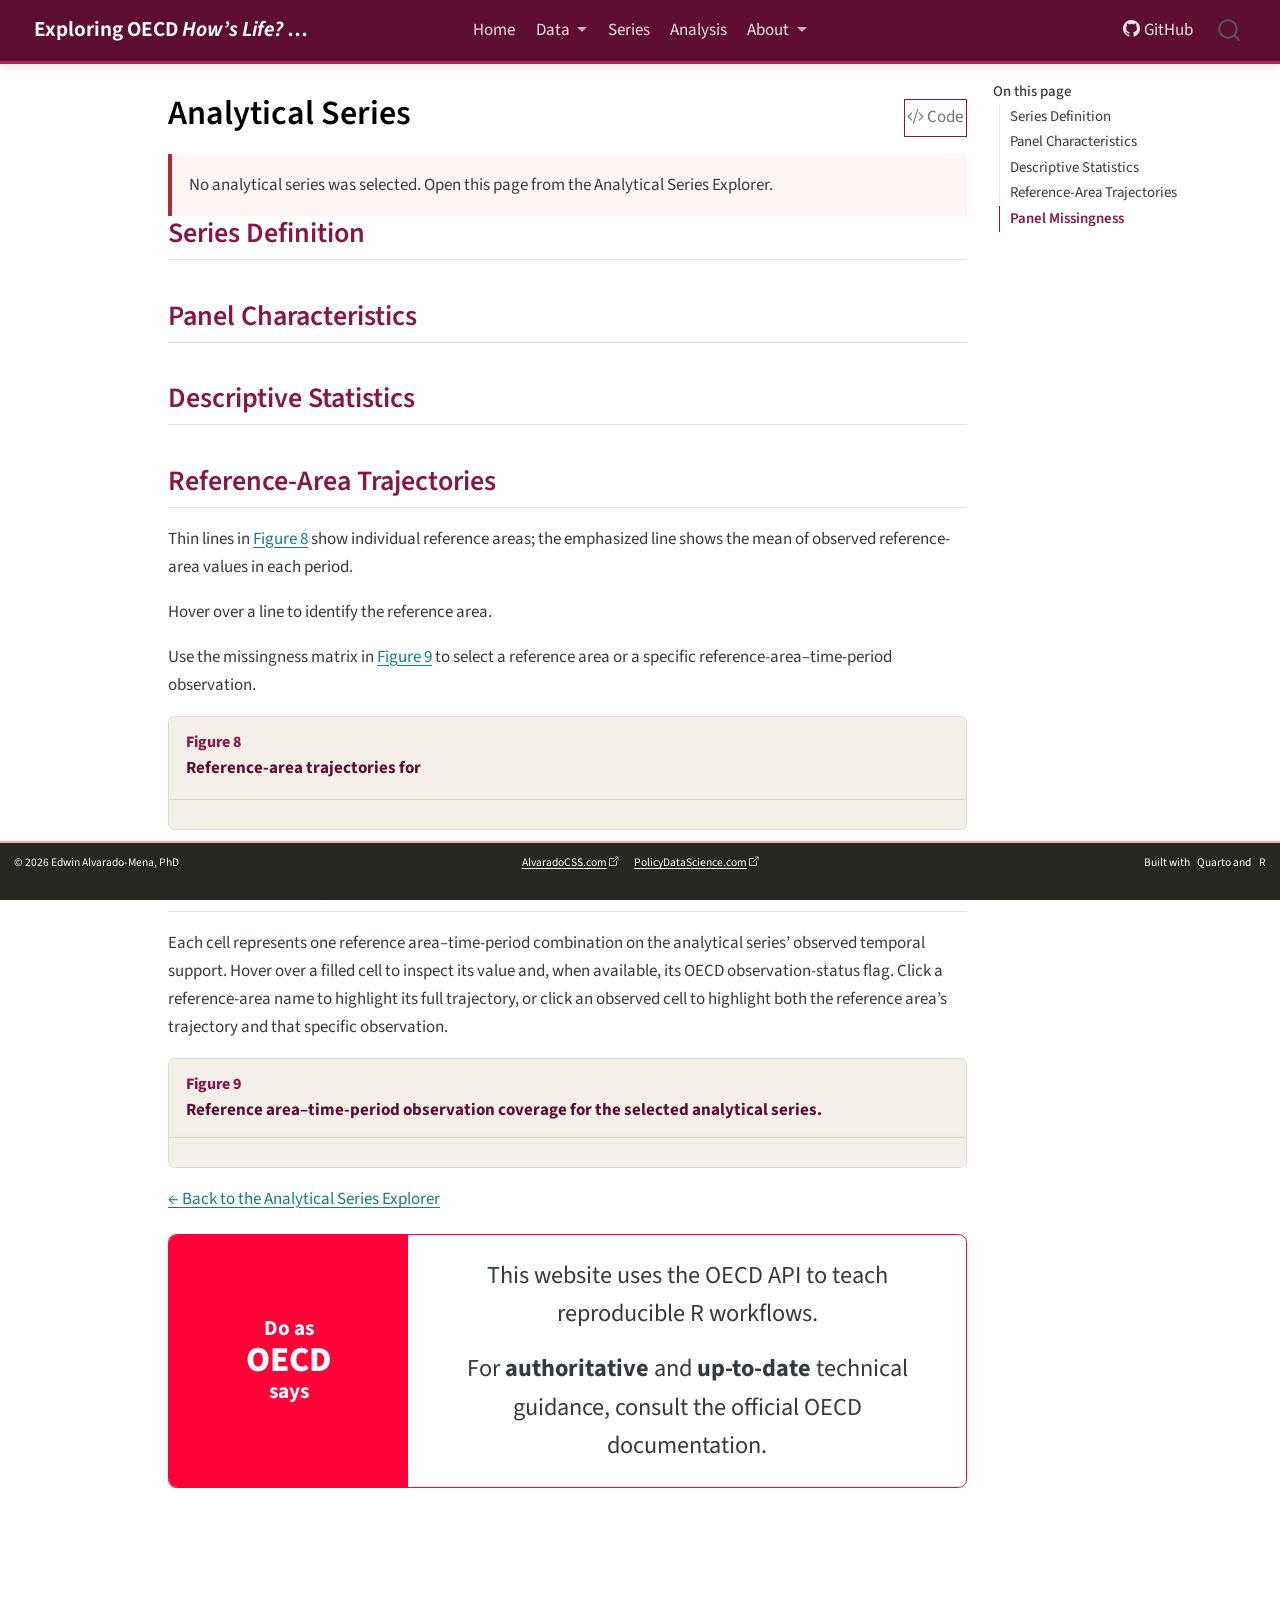
<file: docs/analysis/series.html>
<!DOCTYPE html>
<html xmlns="http://www.w3.org/1999/xhtml" lang="en" xml:lang="en"><head>

<meta charset="utf-8">
<meta name="generator" content="quarto-1.8.25">

<meta name="viewport" content="width=device-width, initial-scale=1.0, user-scalable=yes">


<title>Analytical Series – Exploring OECD How’s Life? Database</title>
<style>
code{white-space: pre-wrap;}
span.smallcaps{font-variant: small-caps;}
div.columns{display: flex; gap: min(4vw, 1.5em);}
div.column{flex: auto; overflow-x: auto;}
div.hanging-indent{margin-left: 1.5em; text-indent: -1.5em;}
ul.task-list{list-style: none;}
ul.task-list li input[type="checkbox"] {
  width: 0.8em;
  margin: 0 0.8em 0.2em -1em; /* quarto-specific, see https://github.com/quarto-dev/quarto-cli/issues/4556 */ 
  vertical-align: middle;
}
/* CSS for syntax highlighting */
html { -webkit-text-size-adjust: 100%; }
pre > code.sourceCode { white-space: pre; position: relative; }
pre > code.sourceCode > span { display: inline-block; line-height: 1.25; }
pre > code.sourceCode > span:empty { height: 1.2em; }
.sourceCode { overflow: visible; }
code.sourceCode > span { color: inherit; text-decoration: inherit; }
div.sourceCode { margin: 1em 0; }
pre.sourceCode { margin: 0; }
@media screen {
div.sourceCode { overflow: auto; }
}
@media print {
pre > code.sourceCode { white-space: pre-wrap; }
pre > code.sourceCode > span { text-indent: -5em; padding-left: 5em; }
}
pre.numberSource code
  { counter-reset: source-line 0; }
pre.numberSource code > span
  { position: relative; left: -4em; counter-increment: source-line; }
pre.numberSource code > span > a:first-child::before
  { content: counter(source-line);
    position: relative; left: -1em; text-align: right; vertical-align: baseline;
    border: none; display: inline-block;
    -webkit-touch-callout: none; -webkit-user-select: none;
    -khtml-user-select: none; -moz-user-select: none;
    -ms-user-select: none; user-select: none;
    padding: 0 4px; width: 4em;
  }
pre.numberSource { margin-left: 3em;  padding-left: 4px; }
div.sourceCode
  {   }
@media screen {
pre > code.sourceCode > span > a:first-child::before { text-decoration: underline; }
}
</style>


<script src="../site_libs/quarto-nav/quarto-nav.js"></script>
<script src="../site_libs/clipboard/clipboard.min.js"></script>
<script src="../site_libs/quarto-search/autocomplete.umd.js"></script>
<script src="../site_libs/quarto-search/fuse.min.js"></script>
<script src="../site_libs/quarto-search/quarto-search.js"></script>
<meta name="quarto:offset" content="../">
<script src="../site_libs/quarto-html/quarto.js" type="module"></script>
<script src="../site_libs/quarto-html/tabsets/tabsets.js" type="module"></script>
<script src="../site_libs/quarto-html/axe/axe-check.js" type="module"></script>
<script src="../site_libs/quarto-html/popper.min.js"></script>
<script src="../site_libs/quarto-html/tippy.umd.min.js"></script>
<script src="../site_libs/quarto-html/anchor.min.js"></script>
<link href="../site_libs/quarto-html/tippy.css" rel="stylesheet">
<link href="../site_libs/quarto-html/quarto-syntax-highlighting-7b89279ff1a6dce999919e0e67d4d9ec.css" rel="stylesheet" id="quarto-text-highlighting-styles">
<script src="../site_libs/bootstrap/bootstrap.min.js"></script>
<link href="../site_libs/bootstrap/bootstrap-icons.css" rel="stylesheet">
<link href="../site_libs/bootstrap/bootstrap-e31584831b205ffbb2d98406f31c2a5b.min.css" rel="stylesheet" append-hash="true" id="quarto-bootstrap" data-mode="light">
<script src="../site_libs/quarto-contrib/iconify-3.0.0/iconify-icon.min.js"></script>
<script id="quarto-search-options" type="application/json">{
  "location": "navbar",
  "copy-button": false,
  "collapse-after": 3,
  "panel-placement": "end",
  "type": "overlay",
  "limit": 50,
  "keyboard-shortcut": [
    "f",
    "/",
    "s"
  ],
  "show-item-context": false,
  "language": {
    "search-no-results-text": "No results",
    "search-matching-documents-text": "matching documents",
    "search-copy-link-title": "Copy link to search",
    "search-hide-matches-text": "Hide additional matches",
    "search-more-match-text": "more match in this document",
    "search-more-matches-text": "more matches in this document",
    "search-clear-button-title": "Clear",
    "search-text-placeholder": "",
    "search-detached-cancel-button-title": "Cancel",
    "search-submit-button-title": "Submit",
    "search-label": "Search"
  }
}</script>


<link rel="stylesheet" href="../styles.css">
<meta property="og:title" content="Analytical Series – Exploring OECD How’s Life? Database">
<meta property="og:description" content="">
<meta property="og:image" content="https://ealvaradomena.github.io/oecd-hows-life/analysis/assets/logo-bg-1200x900.png">
<meta property="og:site_name" content="Exploring OECD <em>How’s Life?</em> Database">
<meta name="twitter:title" content="Analytical Series – Exploring OECD How’s Life? Database">
<meta name="twitter:description" content="">
<meta name="twitter:image" content="https://ealvaradomena.github.io/oecd-hows-life/analysis/assets/logo-bg-1200x900.png">
<meta name="twitter:card" content="summary_large_image">
</head>

<body class="nav-fixed quarto-light">

<div id="quarto-search-results"></div>
  <header id="quarto-header" class="headroom fixed-top">
    <nav class="navbar navbar-expand-lg " data-bs-theme="dark">
      <div class="navbar-container container-fluid">
      <div class="navbar-brand-container mx-auto">
    <a href="../index.html" class="navbar-brand navbar-brand-logo">
    </a>
    <a class="navbar-brand" href="../index.html">
    <span class="navbar-title">Exploring OECD <em>How’s Life?</em> Database</span>
    </a>
  </div>
            <div id="quarto-search" class="" title="Search"></div>
          <button class="navbar-toggler" type="button" data-bs-toggle="collapse" data-bs-target="#navbarCollapse" aria-controls="navbarCollapse" role="menu" aria-expanded="false" aria-label="Toggle navigation" onclick="if (window.quartoToggleHeadroom) { window.quartoToggleHeadroom(); }">
  <span class="navbar-toggler-icon"></span>
</button>
          <div class="collapse navbar-collapse" id="navbarCollapse">
            <ul class="navbar-nav navbar-nav-scroll me-auto">
  <li class="nav-item">
    <a class="nav-link" href="../index.html"> 
<span class="menu-text">Home</span></a>
  </li>  
  <li class="nav-item dropdown ">
    <a class="nav-link dropdown-toggle" href="#" id="nav-menu-data" role="link" data-bs-toggle="dropdown" aria-expanded="false">
 <span class="menu-text">Data</span>
    </a>
    <ul class="dropdown-menu" aria-labelledby="nav-menu-data">    
        <li>
    <a class="dropdown-item" href="../analysis/01-api-and-structure.html">
 <span class="dropdown-text">OECD API</span></a>
  </li>  
        <li>
    <a class="dropdown-item" href="../analysis/02-database-inventory.html">
 <span class="dropdown-text">Database Inventory</span></a>
  </li>  
        <li>
    <a class="dropdown-item" href="../analysis/03-panel-structure.html">
 <span class="dropdown-text">Panel Data</span></a>
  </li>  
        <li>
    <a class="dropdown-item" href="../analysis/04-demographic-comparisons.html">
 <span class="dropdown-text">Demographic Comparisons</span></a>
  </li>  
    </ul>
  </li>
  <li class="nav-item">
    <a class="nav-link" href="../analysis/05-series-explorer.html"> 
<span class="menu-text">Series</span></a>
  </li>  
  <li class="nav-item">
    <a class="nav-link" href="../analysis/06-twfe-analysis.html"> 
<span class="menu-text">Analysis</span></a>
  </li>  
  <li class="nav-item dropdown ">
    <a class="nav-link dropdown-toggle" href="#" id="nav-menu-about" role="link" data-bs-toggle="dropdown" aria-expanded="false">
 <span class="menu-text">About</span>
    </a>
    <ul class="dropdown-menu" aria-labelledby="nav-menu-about">    
        <li>
    <a class="dropdown-item" href="../analysis/how-this-project-works.html">
 <span class="dropdown-text">How This Project Works</span></a>
  </li>  
    </ul>
  </li>
</ul>
            <ul class="navbar-nav navbar-nav-scroll ms-auto">
  <li class="nav-item">
    <a class="nav-link" href="https://github.com/ealvaradomena/oecd-hows-life"> <i class="bi bi-github" role="img" aria-label="GitHub">
</i> 
<span class="menu-text">GitHub</span></a>
  </li>  
</ul>
          </div> <!-- /navcollapse -->
            <div class="quarto-navbar-tools">
</div>
      </div> <!-- /container-fluid -->
    </nav>
</header>
<!-- content -->
<div id="quarto-content" class="quarto-container page-columns page-rows-contents page-layout-article page-navbar">
<!-- sidebar -->
<!-- margin-sidebar -->
    <div id="quarto-margin-sidebar" class="sidebar margin-sidebar">
        <nav id="TOC" role="doc-toc" class="toc-active">
    <h2 id="toc-title">On this page</h2>
   
  <ul class="collapse">
  <li><a href="#series-definition" id="toc-series-definition" class="nav-link active" data-scroll-target="#series-definition">Series Definition</a></li>
  <li><a href="#panel-characteristics" id="toc-panel-characteristics" class="nav-link" data-scroll-target="#panel-characteristics">Panel Characteristics</a></li>
  <li><a href="#descriptive-statistics" id="toc-descriptive-statistics" class="nav-link" data-scroll-target="#descriptive-statistics">Descriptive Statistics</a></li>
  <li><a href="#reference-area-trajectories" id="toc-reference-area-trajectories" class="nav-link" data-scroll-target="#reference-area-trajectories">Reference-Area Trajectories</a></li>
  <li><a href="#panel-missingness" id="toc-panel-missingness" class="nav-link" data-scroll-target="#panel-missingness">Panel Missingness</a></li>
  </ul>
</nav>
    </div>
<!-- main -->
<main class="content" id="quarto-document-content">

<header id="title-block-header" class="quarto-title-block default">
<div class="quarto-title">
<div class="quarto-title-block"><div><h1 class="title">Analytical Series</h1><button type="button" class="btn code-tools-button" id="quarto-code-tools-source"><i class="bi"></i> Code</button></div></div>
</div>



<div class="quarto-title-meta">

    
  
    
  </div>
  


</header>


<div id="series-detail-status" class="series-loading" aria-live="polite">
Loading analytical series…
</div>
<div id="series-detail-header">

</div>
<section id="series-definition" class="level2">
<h2 class="anchored" data-anchor-id="series-definition">Series Definition</h2>
<div id="series-definition-component" class="series-info-component">
<div id="series-definition-content">

</div>
</div>
</section>
<section id="panel-characteristics" class="level2">
<h2 class="anchored" data-anchor-id="panel-characteristics">Panel Characteristics</h2>
<div id="series-characteristics-component" class="series-info-component">
<div id="series-metrics">

</div>
</div>
</section>
<section id="descriptive-statistics" class="level2">
<h2 class="anchored" data-anchor-id="descriptive-statistics">Descriptive Statistics</h2>
<div id="series-statistics-component" class="series-info-component">
<div id="series-statistics">

</div>
</div>
</section>
<section id="reference-area-trajectories" class="level2">
<h2 class="anchored" data-anchor-id="reference-area-trajectories">Reference-Area Trajectories</h2>
<p>Thin lines in <a href="#fig-series-trajectories" class="quarto-xref">Figure&nbsp;8</a> show individual reference areas; the emphasized line shows the mean of observed reference-area values in each period.</p>
<p>Hover over a line to identify the reference area.</p>
<p>Use the missingness matrix in <a href="#fig-series-missingness" class="quarto-xref">Figure&nbsp;9</a> to select a reference area or a specific reference-area–time-period observation.</p>
<div id="fig-series-trajectories" class="quarto-float quarto-figure quarto-figure-center anchored">
<figure class="quarto-float quarto-float-fig figure">
<figcaption class="quarto-float-caption-top quarto-float-caption quarto-float-fig" id="fig-series-trajectories-caption-0ceaefa1-69ba-4598-a22c-09a6ac19f8ca">
<span class="object-caption-number">Figure&nbsp;8</span>
<span class="object-caption-title">Reference-area trajectories for <span class="series-caption-name" data-series-caption=""></span></span>
<span class="object-caption-subtitle" data-series-unit=""></span>
</figcaption>
<div aria-describedby="fig-series-trajectories-caption-0ceaefa1-69ba-4598-a22c-09a6ac19f8ca">
<div id="series-trajectories">

</div>
</div>
</figure>
</div>
</section>
<section id="panel-missingness" class="level2">
<h2 class="anchored" data-anchor-id="panel-missingness">Panel Missingness</h2>
<p>Each cell represents one reference area–time-period combination on the analytical series’ observed temporal support. Hover over a filled cell to inspect its value and, when available, its OECD observation-status flag. Click a reference-area name to highlight its full trajectory, or click an observed cell to highlight both the reference area’s trajectory and that specific observation.</p>
<div id="fig-series-missingness" class="quarto-float quarto-figure quarto-figure-center anchored">
<figure class="quarto-float quarto-float-fig figure">
<figcaption class="quarto-float-caption-top quarto-float-caption quarto-float-fig" id="fig-series-missingness-caption-0ceaefa1-69ba-4598-a22c-09a6ac19f8ca">
<span class="object-caption-number">Figure&nbsp;9</span>
<span class="object-caption-title">Reference area–time-period observation coverage for the selected analytical series. <span class="series-caption-name" data-series-caption=""></span></span>
</figcaption>
<div aria-describedby="fig-series-missingness-caption-0ceaefa1-69ba-4598-a22c-09a6ac19f8ca">
<div id="series-missingness">

</div>
</div>
</figure>
</div>
<p><a href="../analysis/05-series-explorer.html" class="series-back-link">← Back to the Analytical Series Explorer</a></p>
<noscript>
This page requires JavaScript to load the selected analytical series.
</noscript>
<script src="../assets/series-detail.js" defer=""></script>
<script src="../assets/site-refinements.js" defer=""></script>
<div class="oecd-rules">
<div class="oecd-rules__slogan">
<span class="oecd-rules__slogan-line">Do as</span><br>
<span class="oecd-rules__slogan-oecd">OECD</span><br>
<span class="oecd-rules__slogan-line">says</span>
</div>
<div class="oecd-rules__guidance">
<p>This website uses the OECD API to teach reproducible R workflows.</p>
<p>For <strong>authoritative</strong> and <strong>up-to-date</strong> technical guidance, consult the official OECD documentation.</p>
</div>
</div>


<!-- -->

</section>

</main> <!-- /main -->
<script id="quarto-html-after-body" type="application/javascript">
  window.document.addEventListener("DOMContentLoaded", function (event) {
    const icon = "";
    const anchorJS = new window.AnchorJS();
    anchorJS.options = {
      placement: 'right',
      icon: icon
    };
    anchorJS.add('.anchored');
    const isCodeAnnotation = (el) => {
      for (const clz of el.classList) {
        if (clz.startsWith('code-annotation-')) {                     
          return true;
        }
      }
      return false;
    }
    const onCopySuccess = function(e) {
      // button target
      const button = e.trigger;
      // don't keep focus
      button.blur();
      // flash "checked"
      button.classList.add('code-copy-button-checked');
      var currentTitle = button.getAttribute("title");
      button.setAttribute("title", "Copied!");
      let tooltip;
      if (window.bootstrap) {
        button.setAttribute("data-bs-toggle", "tooltip");
        button.setAttribute("data-bs-placement", "left");
        button.setAttribute("data-bs-title", "Copied!");
        tooltip = new bootstrap.Tooltip(button, 
          { trigger: "manual", 
            customClass: "code-copy-button-tooltip",
            offset: [0, -8]});
        tooltip.show();    
      }
      setTimeout(function() {
        if (tooltip) {
          tooltip.hide();
          button.removeAttribute("data-bs-title");
          button.removeAttribute("data-bs-toggle");
          button.removeAttribute("data-bs-placement");
        }
        button.setAttribute("title", currentTitle);
        button.classList.remove('code-copy-button-checked');
      }, 1000);
      // clear code selection
      e.clearSelection();
    }
    const getTextToCopy = function(trigger) {
      const outerScaffold = trigger.parentElement.cloneNode(true);
      const codeEl = outerScaffold.querySelector('code');
      for (const childEl of codeEl.children) {
        if (isCodeAnnotation(childEl)) {
          childEl.remove();
        }
      }
      return codeEl.innerText;
    }
    const clipboard = new window.ClipboardJS('.code-copy-button:not([data-in-quarto-modal])', {
      text: getTextToCopy
    });
    clipboard.on('success', onCopySuccess);
    if (window.document.getElementById('quarto-embedded-source-code-modal')) {
      const clipboardModal = new window.ClipboardJS('.code-copy-button[data-in-quarto-modal]', {
        text: getTextToCopy,
        container: window.document.getElementById('quarto-embedded-source-code-modal')
      });
      clipboardModal.on('success', onCopySuccess);
    }
    const viewSource = window.document.getElementById('quarto-view-source') ||
                       window.document.getElementById('quarto-code-tools-source');
    if (viewSource) {
      const sourceUrl = viewSource.getAttribute("data-quarto-source-url");
      viewSource.addEventListener("click", function(e) {
        if (sourceUrl) {
          // rstudio viewer pane
          if (/\bcapabilities=\b/.test(window.location)) {
            window.open(sourceUrl);
          } else {
            window.location.href = sourceUrl;
          }
        } else {
          const modal = new bootstrap.Modal(document.getElementById('quarto-embedded-source-code-modal'));
          modal.show();
        }
        return false;
      });
    }
    function toggleCodeHandler(show) {
      return function(e) {
        const detailsSrc = window.document.querySelectorAll(".cell > details > .sourceCode");
        for (let i=0; i<detailsSrc.length; i++) {
          const details = detailsSrc[i].parentElement;
          if (show) {
            details.open = true;
          } else {
            details.removeAttribute("open");
          }
        }
        const cellCodeDivs = window.document.querySelectorAll(".cell > .sourceCode");
        const fromCls = show ? "hidden" : "unhidden";
        const toCls = show ? "unhidden" : "hidden";
        for (let i=0; i<cellCodeDivs.length; i++) {
          const codeDiv = cellCodeDivs[i];
          if (codeDiv.classList.contains(fromCls)) {
            codeDiv.classList.remove(fromCls);
            codeDiv.classList.add(toCls);
          } 
        }
        return false;
      }
    }
    const hideAllCode = window.document.getElementById("quarto-hide-all-code");
    if (hideAllCode) {
      hideAllCode.addEventListener("click", toggleCodeHandler(false));
    }
    const showAllCode = window.document.getElementById("quarto-show-all-code");
    if (showAllCode) {
      showAllCode.addEventListener("click", toggleCodeHandler(true));
    }
      var localhostRegex = new RegExp(/^(?:http|https):\/\/localhost\:?[0-9]*\//);
      var mailtoRegex = new RegExp(/^mailto:/);
        var filterRegex = new RegExp("https:\/\/ealvaradomena\.github\.io\/oecd-hows-life\/");
      var isInternal = (href) => {
          return filterRegex.test(href) || localhostRegex.test(href) || mailtoRegex.test(href);
      }
      // Inspect non-navigation links and adorn them if external
     var links = window.document.querySelectorAll('a[href]:not(.nav-link):not(.navbar-brand):not(.toc-action):not(.sidebar-link):not(.sidebar-item-toggle):not(.pagination-link):not(.no-external):not([aria-hidden]):not(.dropdown-item):not(.quarto-navigation-tool):not(.about-link)');
      for (var i=0; i<links.length; i++) {
        const link = links[i];
        if (!isInternal(link.href)) {
          // undo the damage that might have been done by quarto-nav.js in the case of
          // links that we want to consider external
          if (link.dataset.originalHref !== undefined) {
            link.href = link.dataset.originalHref;
          }
            // target, if specified
            link.setAttribute("target", "_blank");
            if (link.getAttribute("rel") === null) {
              link.setAttribute("rel", "noopener");
            }
        }
      }
    function tippyHover(el, contentFn, onTriggerFn, onUntriggerFn) {
      const config = {
        allowHTML: true,
        maxWidth: 500,
        delay: 100,
        arrow: false,
        appendTo: function(el) {
            return el.parentElement;
        },
        interactive: true,
        interactiveBorder: 10,
        theme: 'quarto',
        placement: 'bottom-start',
      };
      if (contentFn) {
        config.content = contentFn;
      }
      if (onTriggerFn) {
        config.onTrigger = onTriggerFn;
      }
      if (onUntriggerFn) {
        config.onUntrigger = onUntriggerFn;
      }
      window.tippy(el, config); 
    }
    const noterefs = window.document.querySelectorAll('a[role="doc-noteref"]');
    for (var i=0; i<noterefs.length; i++) {
      const ref = noterefs[i];
      tippyHover(ref, function() {
        // use id or data attribute instead here
        let href = ref.getAttribute('data-footnote-href') || ref.getAttribute('href');
        try { href = new URL(href).hash; } catch {}
        const id = href.replace(/^#\/?/, "");
        const note = window.document.getElementById(id);
        if (note) {
          return note.innerHTML;
        } else {
          return "";
        }
      });
    }
    const xrefs = window.document.querySelectorAll('a.quarto-xref');
    const processXRef = (id, note) => {
      // Strip column container classes
      const stripColumnClz = (el) => {
        el.classList.remove("page-full", "page-columns");
        if (el.children) {
          for (const child of el.children) {
            stripColumnClz(child);
          }
        }
      }
      stripColumnClz(note)
      if (id === null || id.startsWith('sec-')) {
        // Special case sections, only their first couple elements
        const container = document.createElement("div");
        if (note.children && note.children.length > 2) {
          container.appendChild(note.children[0].cloneNode(true));
          for (let i = 1; i < note.children.length; i++) {
            const child = note.children[i];
            if (child.tagName === "P" && child.innerText === "") {
              continue;
            } else {
              container.appendChild(child.cloneNode(true));
              break;
            }
          }
          if (window.Quarto?.typesetMath) {
            window.Quarto.typesetMath(container);
          }
          return container.innerHTML
        } else {
          if (window.Quarto?.typesetMath) {
            window.Quarto.typesetMath(note);
          }
          return note.innerHTML;
        }
      } else {
        // Remove any anchor links if they are present
        const anchorLink = note.querySelector('a.anchorjs-link');
        if (anchorLink) {
          anchorLink.remove();
        }
        if (window.Quarto?.typesetMath) {
          window.Quarto.typesetMath(note);
        }
        if (note.classList.contains("callout")) {
          return note.outerHTML;
        } else {
          return note.innerHTML;
        }
      }
    }
    for (var i=0; i<xrefs.length; i++) {
      const xref = xrefs[i];
      tippyHover(xref, undefined, function(instance) {
        instance.disable();
        let url = xref.getAttribute('href');
        let hash = undefined; 
        if (url.startsWith('#')) {
          hash = url;
        } else {
          try { hash = new URL(url).hash; } catch {}
        }
        if (hash) {
          const id = hash.replace(/^#\/?/, "");
          const note = window.document.getElementById(id);
          if (note !== null) {
            try {
              const html = processXRef(id, note.cloneNode(true));
              instance.setContent(html);
            } finally {
              instance.enable();
              instance.show();
            }
          } else {
            // See if we can fetch this
            fetch(url.split('#')[0])
            .then(res => res.text())
            .then(html => {
              const parser = new DOMParser();
              const htmlDoc = parser.parseFromString(html, "text/html");
              const note = htmlDoc.getElementById(id);
              if (note !== null) {
                const html = processXRef(id, note);
                instance.setContent(html);
              } 
            }).finally(() => {
              instance.enable();
              instance.show();
            });
          }
        } else {
          // See if we can fetch a full url (with no hash to target)
          // This is a special case and we should probably do some content thinning / targeting
          fetch(url)
          .then(res => res.text())
          .then(html => {
            const parser = new DOMParser();
            const htmlDoc = parser.parseFromString(html, "text/html");
            const note = htmlDoc.querySelector('main.content');
            if (note !== null) {
              // This should only happen for chapter cross references
              // (since there is no id in the URL)
              // remove the first header
              if (note.children.length > 0 && note.children[0].tagName === "HEADER") {
                note.children[0].remove();
              }
              const html = processXRef(null, note);
              instance.setContent(html);
            } 
          }).finally(() => {
            instance.enable();
            instance.show();
          });
        }
      }, function(instance) {
      });
    }
        let selectedAnnoteEl;
        const selectorForAnnotation = ( cell, annotation) => {
          let cellAttr = 'data-code-cell="' + cell + '"';
          let lineAttr = 'data-code-annotation="' +  annotation + '"';
          const selector = 'span[' + cellAttr + '][' + lineAttr + ']';
          return selector;
        }
        const selectCodeLines = (annoteEl) => {
          const doc = window.document;
          const targetCell = annoteEl.getAttribute("data-target-cell");
          const targetAnnotation = annoteEl.getAttribute("data-target-annotation");
          const annoteSpan = window.document.querySelector(selectorForAnnotation(targetCell, targetAnnotation));
          const lines = annoteSpan.getAttribute("data-code-lines").split(",");
          const lineIds = lines.map((line) => {
            return targetCell + "-" + line;
          })
          let top = null;
          let height = null;
          let parent = null;
          if (lineIds.length > 0) {
              //compute the position of the single el (top and bottom and make a div)
              const el = window.document.getElementById(lineIds[0]);
              top = el.offsetTop;
              height = el.offsetHeight;
              parent = el.parentElement.parentElement;
            if (lineIds.length > 1) {
              const lastEl = window.document.getElementById(lineIds[lineIds.length - 1]);
              const bottom = lastEl.offsetTop + lastEl.offsetHeight;
              height = bottom - top;
            }
            if (top !== null && height !== null && parent !== null) {
              // cook up a div (if necessary) and position it 
              let div = window.document.getElementById("code-annotation-line-highlight");
              if (div === null) {
                div = window.document.createElement("div");
                div.setAttribute("id", "code-annotation-line-highlight");
                div.style.position = 'absolute';
                parent.appendChild(div);
              }
              div.style.top = top - 2 + "px";
              div.style.height = height + 4 + "px";
              div.style.left = 0;
              let gutterDiv = window.document.getElementById("code-annotation-line-highlight-gutter");
              if (gutterDiv === null) {
                gutterDiv = window.document.createElement("div");
                gutterDiv.setAttribute("id", "code-annotation-line-highlight-gutter");
                gutterDiv.style.position = 'absolute';
                const codeCell = window.document.getElementById(targetCell);
                const gutter = codeCell.querySelector('.code-annotation-gutter');
                gutter.appendChild(gutterDiv);
              }
              gutterDiv.style.top = top - 2 + "px";
              gutterDiv.style.height = height + 4 + "px";
            }
            selectedAnnoteEl = annoteEl;
          }
        };
        const unselectCodeLines = () => {
          const elementsIds = ["code-annotation-line-highlight", "code-annotation-line-highlight-gutter"];
          elementsIds.forEach((elId) => {
            const div = window.document.getElementById(elId);
            if (div) {
              div.remove();
            }
          });
          selectedAnnoteEl = undefined;
        };
          // Handle positioning of the toggle
      window.addEventListener(
        "resize",
        throttle(() => {
          elRect = undefined;
          if (selectedAnnoteEl) {
            selectCodeLines(selectedAnnoteEl);
          }
        }, 10)
      );
      function throttle(fn, ms) {
      let throttle = false;
      let timer;
        return (...args) => {
          if(!throttle) { // first call gets through
              fn.apply(this, args);
              throttle = true;
          } else { // all the others get throttled
              if(timer) clearTimeout(timer); // cancel #2
              timer = setTimeout(() => {
                fn.apply(this, args);
                timer = throttle = false;
              }, ms);
          }
        };
      }
        // Attach click handler to the DT
        const annoteDls = window.document.querySelectorAll('dt[data-target-cell]');
        for (const annoteDlNode of annoteDls) {
          annoteDlNode.addEventListener('click', (event) => {
            const clickedEl = event.target;
            if (clickedEl !== selectedAnnoteEl) {
              unselectCodeLines();
              const activeEl = window.document.querySelector('dt[data-target-cell].code-annotation-active');
              if (activeEl) {
                activeEl.classList.remove('code-annotation-active');
              }
              selectCodeLines(clickedEl);
              clickedEl.classList.add('code-annotation-active');
            } else {
              // Unselect the line
              unselectCodeLines();
              clickedEl.classList.remove('code-annotation-active');
            }
          });
        }
    const findCites = (el) => {
      const parentEl = el.parentElement;
      if (parentEl) {
        const cites = parentEl.dataset.cites;
        if (cites) {
          return {
            el,
            cites: cites.split(' ')
          };
        } else {
          return findCites(el.parentElement)
        }
      } else {
        return undefined;
      }
    };
    var bibliorefs = window.document.querySelectorAll('a[role="doc-biblioref"]');
    for (var i=0; i<bibliorefs.length; i++) {
      const ref = bibliorefs[i];
      const citeInfo = findCites(ref);
      if (citeInfo) {
        tippyHover(citeInfo.el, function() {
          var popup = window.document.createElement('div');
          citeInfo.cites.forEach(function(cite) {
            var citeDiv = window.document.createElement('div');
            citeDiv.classList.add('hanging-indent');
            citeDiv.classList.add('csl-entry');
            var biblioDiv = window.document.getElementById('ref-' + cite);
            if (biblioDiv) {
              citeDiv.innerHTML = biblioDiv.innerHTML;
            }
            popup.appendChild(citeDiv);
          });
          return popup.innerHTML;
        });
      }
    }
  });
  </script><div class="modal fade" id="quarto-embedded-source-code-modal" tabindex="-1" aria-labelledby="quarto-embedded-source-code-modal-label" aria-hidden="true"><div class="modal-dialog modal-dialog-scrollable"><div class="modal-content"><div class="modal-header"><h5 class="modal-title" id="quarto-embedded-source-code-modal-label">Source Code</h5><button class="btn-close" data-bs-dismiss="modal"></button></div><div class="modal-body"><div class="">
<div class="code-copy-outer-scaffold"><div class="sourceCode" id="cb1" data-shortcodes="false"><pre class="sourceCode markdown code-with-copy"><code class="sourceCode markdown"><span id="cb1-1"><a href="#cb1-1" aria-hidden="true" tabindex="-1"></a><span class="co">---</span></span>
<span id="cb1-2"><a href="#cb1-2" aria-hidden="true" tabindex="-1"></a><span class="an">engine:</span><span class="co"> markdown</span></span>
<span id="cb1-3"><a href="#cb1-3" aria-hidden="true" tabindex="-1"></a><span class="an">title:</span><span class="co"> "Analytical Series"</span></span>
<span id="cb1-4"><a href="#cb1-4" aria-hidden="true" tabindex="-1"></a><span class="an">toc:</span><span class="co"> true</span></span>
<span id="cb1-5"><a href="#cb1-5" aria-hidden="true" tabindex="-1"></a><span class="co">---</span></span>
<span id="cb1-6"><a href="#cb1-6" aria-hidden="true" tabindex="-1"></a></span>
<span id="cb1-7"><a href="#cb1-7" aria-hidden="true" tabindex="-1"></a><span class="dt">&lt;</span><span class="kw">div</span><span class="ot"> id</span><span class="op">=</span><span class="st">"series-detail-status"</span><span class="ot"> class</span><span class="op">=</span><span class="st">"series-loading"</span><span class="ot"> aria-live</span><span class="op">=</span><span class="st">"polite"</span><span class="dt">&gt;</span>Loading analytical series…<span class="dt">&lt;/</span><span class="kw">div</span><span class="dt">&gt;</span></span>
<span id="cb1-8"><a href="#cb1-8" aria-hidden="true" tabindex="-1"></a><span class="dt">&lt;</span><span class="kw">div</span><span class="ot"> id</span><span class="op">=</span><span class="st">"series-detail-header"</span><span class="dt">&gt;&lt;/</span><span class="kw">div</span><span class="dt">&gt;</span></span>
<span id="cb1-9"><a href="#cb1-9" aria-hidden="true" tabindex="-1"></a></span>
<span id="cb1-10"><a href="#cb1-10" aria-hidden="true" tabindex="-1"></a><span class="fu">## Series Definition</span></span>
<span id="cb1-11"><a href="#cb1-11" aria-hidden="true" tabindex="-1"></a></span>
<span id="cb1-12"><a href="#cb1-12" aria-hidden="true" tabindex="-1"></a>::: {#series-definition-component .series-info-component}</span>
<span id="cb1-13"><a href="#cb1-13" aria-hidden="true" tabindex="-1"></a><span class="dt">&lt;</span><span class="kw">div</span><span class="ot"> id</span><span class="op">=</span><span class="st">"series-definition-content"</span><span class="dt">&gt;&lt;/</span><span class="kw">div</span><span class="dt">&gt;</span></span>
<span id="cb1-14"><a href="#cb1-14" aria-hidden="true" tabindex="-1"></a>:::</span>
<span id="cb1-15"><a href="#cb1-15" aria-hidden="true" tabindex="-1"></a></span>
<span id="cb1-16"><a href="#cb1-16" aria-hidden="true" tabindex="-1"></a><span class="fu">## Panel Characteristics</span></span>
<span id="cb1-17"><a href="#cb1-17" aria-hidden="true" tabindex="-1"></a></span>
<span id="cb1-18"><a href="#cb1-18" aria-hidden="true" tabindex="-1"></a>::: {#series-characteristics-component .series-info-component}</span>
<span id="cb1-19"><a href="#cb1-19" aria-hidden="true" tabindex="-1"></a><span class="dt">&lt;</span><span class="kw">div</span><span class="ot"> id</span><span class="op">=</span><span class="st">"series-metrics"</span><span class="dt">&gt;&lt;/</span><span class="kw">div</span><span class="dt">&gt;</span></span>
<span id="cb1-20"><a href="#cb1-20" aria-hidden="true" tabindex="-1"></a>:::</span>
<span id="cb1-21"><a href="#cb1-21" aria-hidden="true" tabindex="-1"></a></span>
<span id="cb1-22"><a href="#cb1-22" aria-hidden="true" tabindex="-1"></a><span class="fu">## Descriptive Statistics</span></span>
<span id="cb1-23"><a href="#cb1-23" aria-hidden="true" tabindex="-1"></a></span>
<span id="cb1-24"><a href="#cb1-24" aria-hidden="true" tabindex="-1"></a>::: {#series-statistics-component .series-info-component}</span>
<span id="cb1-25"><a href="#cb1-25" aria-hidden="true" tabindex="-1"></a><span class="dt">&lt;</span><span class="kw">div</span><span class="ot"> id</span><span class="op">=</span><span class="st">"series-statistics"</span><span class="dt">&gt;&lt;/</span><span class="kw">div</span><span class="dt">&gt;</span></span>
<span id="cb1-26"><a href="#cb1-26" aria-hidden="true" tabindex="-1"></a>:::</span>
<span id="cb1-27"><a href="#cb1-27" aria-hidden="true" tabindex="-1"></a></span>
<span id="cb1-28"><a href="#cb1-28" aria-hidden="true" tabindex="-1"></a><span class="fu">## Reference-Area Trajectories</span></span>
<span id="cb1-29"><a href="#cb1-29" aria-hidden="true" tabindex="-1"></a></span>
<span id="cb1-30"><a href="#cb1-30" aria-hidden="true" tabindex="-1"></a>Thin lines in @fig-series-trajectories show individual reference areas; the emphasized line shows the mean of observed reference-area values in each period. </span>
<span id="cb1-31"><a href="#cb1-31" aria-hidden="true" tabindex="-1"></a></span>
<span id="cb1-32"><a href="#cb1-32" aria-hidden="true" tabindex="-1"></a>Hover over a line to identify the reference area. </span>
<span id="cb1-33"><a href="#cb1-33" aria-hidden="true" tabindex="-1"></a></span>
<span id="cb1-34"><a href="#cb1-34" aria-hidden="true" tabindex="-1"></a>Use the missingness matrix in @fig-series-missingness to select a reference area or a specific reference-area–time-period observation.</span>
<span id="cb1-35"><a href="#cb1-35" aria-hidden="true" tabindex="-1"></a></span>
<span id="cb1-36"><a href="#cb1-36" aria-hidden="true" tabindex="-1"></a>::: {#fig-series-trajectories}</span>
<span id="cb1-37"><a href="#cb1-37" aria-hidden="true" tabindex="-1"></a><span class="dt">&lt;</span><span class="kw">div</span><span class="ot"> id</span><span class="op">=</span><span class="st">"series-trajectories"</span><span class="dt">&gt;&lt;/</span><span class="kw">div</span><span class="dt">&gt;</span></span>
<span id="cb1-38"><a href="#cb1-38" aria-hidden="true" tabindex="-1"></a></span>
<span id="cb1-39"><a href="#cb1-39" aria-hidden="true" tabindex="-1"></a>Reference-area trajectories for <span class="dt">&lt;</span><span class="kw">span</span><span class="ot"> class</span><span class="op">=</span><span class="st">"series-caption-name"</span><span class="ot"> data-series-caption</span><span class="dt">&gt;&lt;/</span><span class="kw">span</span><span class="dt">&gt;</span></span>
<span id="cb1-40"><a href="#cb1-40" aria-hidden="true" tabindex="-1"></a><span class="dt">&lt;</span><span class="kw">span</span><span class="ot"> class</span><span class="op">=</span><span class="st">"object-caption-subtitle"</span><span class="ot"> data-series-unit</span><span class="dt">&gt;&lt;/</span><span class="kw">span</span><span class="dt">&gt;</span></span>
<span id="cb1-41"><a href="#cb1-41" aria-hidden="true" tabindex="-1"></a>:::</span>
<span id="cb1-42"><a href="#cb1-42" aria-hidden="true" tabindex="-1"></a></span>
<span id="cb1-43"><a href="#cb1-43" aria-hidden="true" tabindex="-1"></a><span class="fu">## Panel Missingness</span></span>
<span id="cb1-44"><a href="#cb1-44" aria-hidden="true" tabindex="-1"></a></span>
<span id="cb1-45"><a href="#cb1-45" aria-hidden="true" tabindex="-1"></a>Each cell represents one reference area–time-period combination on the analytical series' observed temporal support. Hover over a filled cell to inspect its value and, when available, its OECD observation-status flag. Click a reference-area name to highlight its full trajectory, or click an observed cell to highlight both the reference area's trajectory and that specific observation.</span>
<span id="cb1-46"><a href="#cb1-46" aria-hidden="true" tabindex="-1"></a></span>
<span id="cb1-47"><a href="#cb1-47" aria-hidden="true" tabindex="-1"></a>::: {#fig-series-missingness}</span>
<span id="cb1-48"><a href="#cb1-48" aria-hidden="true" tabindex="-1"></a><span class="dt">&lt;</span><span class="kw">div</span><span class="ot"> id</span><span class="op">=</span><span class="st">"series-missingness"</span><span class="dt">&gt;&lt;/</span><span class="kw">div</span><span class="dt">&gt;</span></span>
<span id="cb1-49"><a href="#cb1-49" aria-hidden="true" tabindex="-1"></a></span>
<span id="cb1-50"><a href="#cb1-50" aria-hidden="true" tabindex="-1"></a>Reference area–time-period observation coverage for the selected analytical series.</span>
<span id="cb1-51"><a href="#cb1-51" aria-hidden="true" tabindex="-1"></a><span class="dt">&lt;</span><span class="kw">span</span><span class="ot"> class</span><span class="op">=</span><span class="st">"series-caption-name"</span><span class="ot"> data-series-caption</span><span class="dt">&gt;&lt;/</span><span class="kw">span</span><span class="dt">&gt;</span></span>
<span id="cb1-52"><a href="#cb1-52" aria-hidden="true" tabindex="-1"></a>:::</span>
<span id="cb1-53"><a href="#cb1-53" aria-hidden="true" tabindex="-1"></a></span>
<span id="cb1-54"><a href="#cb1-54" aria-hidden="true" tabindex="-1"></a><span class="co">[</span><span class="ot">← Back to the Analytical Series Explorer</span><span class="co">](05-series-explorer.qmd)</span>{.series-back-link}</span>
<span id="cb1-55"><a href="#cb1-55" aria-hidden="true" tabindex="-1"></a></span>
<span id="cb1-56"><a href="#cb1-56" aria-hidden="true" tabindex="-1"></a><span class="dt">&lt;</span><span class="kw">noscript</span><span class="dt">&gt;</span></span>
<span id="cb1-57"><a href="#cb1-57" aria-hidden="true" tabindex="-1"></a>This page requires JavaScript to load the selected analytical series.</span>
<span id="cb1-58"><a href="#cb1-58" aria-hidden="true" tabindex="-1"></a><span class="dt">&lt;/</span><span class="kw">noscript</span><span class="dt">&gt;</span></span>
<span id="cb1-59"><a href="#cb1-59" aria-hidden="true" tabindex="-1"></a></span>
<span id="cb1-60"><a href="#cb1-60" aria-hidden="true" tabindex="-1"></a><span class="dt">&lt;</span><span class="kw">script</span><span class="ot"> src</span><span class="op">=</span><span class="st">"../assets/series-detail.js"</span><span class="ot"> defer</span><span class="dt">&gt;&lt;/</span><span class="kw">script</span><span class="dt">&gt;</span></span>
<span id="cb1-61"><a href="#cb1-61" aria-hidden="true" tabindex="-1"></a></span>
<span id="cb1-62"><a href="#cb1-62" aria-hidden="true" tabindex="-1"></a><span class="dt">&lt;</span><span class="kw">script</span><span class="ot"> src</span><span class="op">=</span><span class="st">"../assets/site-refinements.js"</span><span class="ot"> defer</span><span class="dt">&gt;&lt;/</span><span class="kw">script</span><span class="dt">&gt;</span></span>
<span id="cb1-63"><a href="#cb1-63" aria-hidden="true" tabindex="-1"></a></span>
<span id="cb1-64"><a href="#cb1-64" aria-hidden="true" tabindex="-1"></a>{{&lt; oecd-rules &gt;}}</span></code></pre></div><button title="Copy to Clipboard" class="code-copy-button" data-in-quarto-modal=""><i class="bi"></i></button></div>
</div></div></div></div></div>
</div> <!-- /content -->
<footer class="footer">
  <div class="nav-footer">
    <div class="nav-footer-left">
<p>© <span data-current-year="">2026</span> Edwin Alvarado-Mena, PhD</p>
</div>   
    <div class="nav-footer-center">
<p><a href="https://alvaradocss.com/">AlvaradoCSS.com</a> <span class="footer-link-separator"></span> <a href="https://policydatascience.com/">PolicyDataScience.com</a></p>
</div>
    <div class="nav-footer-right">
<p>Built with <iconify-icon role="img" inline="" icon="simple-icons:quarto" style="margin:0 .14rem 0 .08rem;vertical-align:-.12rem;;font-size: 0.875em;" aria-label="Icon quarto from simple-icons Iconify.design set." title="Icon quarto from simple-icons Iconify.design set."></iconify-icon> Quarto and <iconify-icon role="img" inline="" icon="fa6-brands:r-project" style="margin:0 .14rem 0 .08rem;vertical-align:-.12rem;;font-size: 0.875em;" aria-label="Icon r-project from fa6-brands Iconify.design set." title="Icon r-project from fa6-brands Iconify.design set."></iconify-icon> R</p>
</div>
  </div>
</footer>




</body></html>
</file>
<file: docs/site_libs/quarto-html/tippy.css>
.tippy-box[data-animation=fade][data-state=hidden]{opacity:0}[data-tippy-root]{max-width:calc(100vw - 10px)}.tippy-box{position:relative;background-color:#333;color:#fff;border-radius:4px;font-size:14px;line-height:1.4;white-space:normal;outline:0;transition-property:transform,visibility,opacity}.tippy-box[data-placement^=top]>.tippy-arrow{bottom:0}.tippy-box[data-placement^=top]>.tippy-arrow:before{bottom:-7px;left:0;border-width:8px 8px 0;border-top-color:initial;transform-origin:center top}.tippy-box[data-placement^=bottom]>.tippy-arrow{top:0}.tippy-box[data-placement^=bottom]>.tippy-arrow:before{top:-7px;left:0;border-width:0 8px 8px;border-bottom-color:initial;transform-origin:center bottom}.tippy-box[data-placement^=left]>.tippy-arrow{right:0}.tippy-box[data-placement^=left]>.tippy-arrow:before{border-width:8px 0 8px 8px;border-left-color:initial;right:-7px;transform-origin:center left}.tippy-box[data-placement^=right]>.tippy-arrow{left:0}.tippy-box[data-placement^=right]>.tippy-arrow:before{left:-7px;border-width:8px 8px 8px 0;border-right-color:initial;transform-origin:center right}.tippy-box[data-inertia][data-state=visible]{transition-timing-function:cubic-bezier(.54,1.5,.38,1.11)}.tippy-arrow{width:16px;height:16px;color:#333}.tippy-arrow:before{content:"";position:absolute;border-color:transparent;border-style:solid}.tippy-content{position:relative;padding:5px 9px;z-index:1}
</file>
<file: docs/site_libs/quarto-html/quarto-syntax-highlighting-7b89279ff1a6dce999919e0e67d4d9ec.css>
/* quarto syntax highlight colors */
:root {
  --quarto-hl-ot-color: #003B4F;
  --quarto-hl-at-color: #657422;
  --quarto-hl-ss-color: #20794D;
  --quarto-hl-an-color: #5E5E5E;
  --quarto-hl-fu-color: #4758AB;
  --quarto-hl-st-color: #20794D;
  --quarto-hl-cf-color: #003B4F;
  --quarto-hl-op-color: #5E5E5E;
  --quarto-hl-er-color: #AD0000;
  --quarto-hl-bn-color: #AD0000;
  --quarto-hl-al-color: #AD0000;
  --quarto-hl-va-color: #111111;
  --quarto-hl-bu-color: inherit;
  --quarto-hl-ex-color: inherit;
  --quarto-hl-pp-color: #AD0000;
  --quarto-hl-in-color: #5E5E5E;
  --quarto-hl-vs-color: #20794D;
  --quarto-hl-wa-color: #5E5E5E;
  --quarto-hl-do-color: #5E5E5E;
  --quarto-hl-im-color: #00769E;
  --quarto-hl-ch-color: #20794D;
  --quarto-hl-dt-color: #AD0000;
  --quarto-hl-fl-color: #AD0000;
  --quarto-hl-co-color: #5E5E5E;
  --quarto-hl-cv-color: #5E5E5E;
  --quarto-hl-cn-color: #8f5902;
  --quarto-hl-sc-color: #5E5E5E;
  --quarto-hl-dv-color: #AD0000;
  --quarto-hl-kw-color: #003B4F;
}

/* other quarto variables */
:root {
  --quarto-font-monospace: SFMono-Regular, Menlo, Monaco, Consolas, "Liberation Mono", "Courier New", monospace;
}

/* syntax highlight based on Pandoc's rules */
pre > code.sourceCode > span {
  color: #003B4F;
}

code.sourceCode > span {
  color: #003B4F;
}

div.sourceCode,
div.sourceCode pre.sourceCode {
  color: #003B4F;
}

/* Normal */
code span {
  color: #003B4F;
}

/* Alert */
code span.al {
  color: #AD0000;
  font-style: inherit;
}

/* Annotation */
code span.an {
  color: #5E5E5E;
  font-style: inherit;
}

/* Attribute */
code span.at {
  color: #657422;
  font-style: inherit;
}

/* BaseN */
code span.bn {
  color: #AD0000;
  font-style: inherit;
}

/* BuiltIn */
code span.bu {
  font-style: inherit;
}

/* ControlFlow */
code span.cf {
  color: #003B4F;
  font-weight: bold;
  font-style: inherit;
}

/* Char */
code span.ch {
  color: #20794D;
  font-style: inherit;
}

/* Constant */
code span.cn {
  color: #8f5902;
  font-style: inherit;
}

/* Comment */
code span.co {
  color: #5E5E5E;
  font-style: inherit;
}

/* CommentVar */
code span.cv {
  color: #5E5E5E;
  font-style: italic;
}

/* Documentation */
code span.do {
  color: #5E5E5E;
  font-style: italic;
}

/* DataType */
code span.dt {
  color: #AD0000;
  font-style: inherit;
}

/* DecVal */
code span.dv {
  color: #AD0000;
  font-style: inherit;
}

/* Error */
code span.er {
  color: #AD0000;
  font-style: inherit;
}

/* Extension */
code span.ex {
  font-style: inherit;
}

/* Float */
code span.fl {
  color: #AD0000;
  font-style: inherit;
}

/* Function */
code span.fu {
  color: #4758AB;
  font-style: inherit;
}

/* Import */
code span.im {
  color: #00769E;
  font-style: inherit;
}

/* Information */
code span.in {
  color: #5E5E5E;
  font-style: inherit;
}

/* Keyword */
code span.kw {
  color: #003B4F;
  font-weight: bold;
  font-style: inherit;
}

/* Operator */
code span.op {
  color: #5E5E5E;
  font-style: inherit;
}

/* Other */
code span.ot {
  color: #003B4F;
  font-style: inherit;
}

/* Preprocessor */
code span.pp {
  color: #AD0000;
  font-style: inherit;
}

/* SpecialChar */
code span.sc {
  color: #5E5E5E;
  font-style: inherit;
}

/* SpecialString */
code span.ss {
  color: #20794D;
  font-style: inherit;
}

/* String */
code span.st {
  color: #20794D;
  font-style: inherit;
}

/* Variable */
code span.va {
  color: #111111;
  font-style: inherit;
}

/* VerbatimString */
code span.vs {
  color: #20794D;
  font-style: inherit;
}

/* Warning */
code span.wa {
  color: #5E5E5E;
  font-style: italic;
}

.prevent-inlining {
  content: "</";
}

/*# sourceMappingURL=3944bc705cfaf4c80e56f77c5205168a.css.map */
</file>
<file: docs/styles.css>
:root {
  --burgundy: #871548;
  --burgundy-dark: #5e0d32;
  --pink: #bd1763;
  --teal: #157c87;
  --teal-dark: #0d5962;

  /* AlvaradoCSS .site-legal-footer, verified 2026-09-10. */
  --alvaradocss-footer-color: #282822;
  --alvaradocss-footer-accent: #f0b39f;
  --hl-radius: 0.4rem;

  --hl-border: #ddd6da;
  --hl-soft: #f8f5f7;
  --hl-soft-teal: #f2f7f8;
  --hl-interactive-bg: #f4f0e9;
  --hl-footer-reserve: 3.75rem;
  --hl-sticky-top: 5rem;
}

.quarto-title-block .quarto-title-banner {
  background: var(--hl-soft);
  border-bottom: 2px solid var(--burgundy);
}


/* =========================================================
   Brand palette
   ========================================================= */


.quarto-title h1,
.quarto-title .title {
  color: var(--bs-black, #000);
}

.title-teaching-materials {
  color: var(--teal);
}

main h1 {
  color: var(--burgundy-dark);
}

main h2 {
  color: var(--burgundy);
}

main h3,
main h4 {
  color: var(--teal-dark);
}

a {
  color: var(--teal);
}

a:hover,
a:focus {
  color: var(--pink);
}

.navbar {
  border-bottom: 3px solid var(--pink);
  background: var(--burgundy-dark) !important;
  box-shadow: 0 0.18rem 0.55rem rgba(94, 13, 50, 0.14);
}

.navbar-brand {
  color: white !important;
  font-weight: 650;
}

.navbar-nav .nav-link {
  color: rgba(255, 255, 255, 0.88) !important;
}

.navbar-nav .nav-link:hover,
.navbar-nav .nav-link:focus,
.navbar-nav .nav-link.active,
.navbar-nav .nav-link.show {
  color: white !important;
}

.navbar-nav .nav-link.active {
  box-shadow: inset 0 -2px 0 #FFD700;
}

.dropdown-item:hover,
.dropdown-item:focus,
.dropdown-item.active {
  color: var(--burgundy-dark);
  background: rgba(189, 23, 99, 0.065);
}

#TOC a.nav-link.active,
#TOC a.nav-link.active:hover,
#TOC a.nav-link.active:focus {
  color: var(--burgundy) !important;
  border-left-color: var(--burgundy) !important;
  font-weight: 600;
}

@media (min-width: 992px) {
  #quarto-margin-sidebar {
    position: sticky;
    top: var(--hl-sticky-top);
    align-self: start;
    max-height: calc(100vh - var(--hl-sticky-top) - var(--hl-footer-reserve) - 1rem);
    overflow-y: auto;
    overscroll-behavior: contain;
  }
}

.callout-note {
  border-left-color: var(--teal);
}


table caption,
.figure-caption,
figcaption {
  color: var(--burgundy-dark);
}

.table > thead,
table > thead {
  border-top: 2px solid var(--burgundy);
}

.table > thead > tr > th,
table > thead > tr > th {
  background: rgba(135, 21, 72, 0.055);
}

button:not(.navbar-toggler),
.btn {
  border-color: var(--burgundy);
}

button:not(.navbar-toggler):hover,
button:not(.navbar-toggler):focus-visible,
.btn:hover,
.btn:focus-visible {
  border-color: var(--burgundy-dark);
}

input:focus,
select:focus,
textarea:focus {
  border-color: var(--teal) !important;
  box-shadow: 0 0 0 0.2rem rgba(21, 124, 135, 0.13);
  outline: none;
}

.callout-note {
  border-left-width: 4px;
}

.data-note {
  border: 1px solid var(--hl-border);
  border-left: 4px solid var(--teal);
  border-radius: 0.5rem;
  padding: 1rem 1.15rem;
  margin-block: 1.25rem;
  background: var(--hl-soft-teal);
}

.data-note > :first-child {
  margin-top: 0;
}

.data-note > :last-child {
  margin-bottom: 0;
}

.context-note {
  border: 1px solid var(--hl-border);
  border-radius: 0.5rem;
  padding: 1rem 1.15rem;
  margin-block: 1.25rem;
  background: var(--hl-soft);
}

.context-note::before {
  content: "Keep in mind";
  display: block;
  width: fit-content;
  margin-bottom: 0.55rem;
  color: var(--burgundy);
  font-size: 0.76rem;
  font-weight: 700;
  letter-spacing: 0.08em;
  line-height: 1;
  text-transform: uppercase;
}

.context-note > :first-child {
  margin-top: 0;
}

.context-note > :last-child {
  margin-bottom: 0;
}

/* =========================================================
   Statistical Series Explorer
   ========================================================= */

/* Full-component background for interactive displays. */
.series-explorer,
.country-coverage,
#series-trajectories,
#series-missingness {
  background: var(--hl-interactive-bg);
  border-radius: var(--hl-radius);
  padding: 0.85rem;
}

.series-explorer-controls {
  display: grid;
  gap: 0.4rem;
  margin: 1rem 0;
}

.series-explorer-controls label {
  font-weight: 600;
}

.series-explorer-controls input {
  width: min(100%, 36rem);
  padding: 0.55rem 0.7rem;
  border: 1px solid var(--hl-border);
  border-radius: var(--hl-radius);
  background: white;
}

.series-table-wrapper,
.series-missingness-wrapper,
.series-trajectory-wrapper {
  overflow-x: auto;
  margin: 1rem 0;
}

.series-table-wrapper {
  max-height: 68vh;
  overflow: auto;
  border: 1px solid var(--hl-border);
  border-radius: var(--hl-radius);
}

.series-table,
.series-definition-table,
.series-statistics-table,
.series-missingness {
  width: 100%;
  border-collapse: collapse;
}

.series-table th,
.series-table td,
.series-definition-table th,
.series-definition-table td,
.series-statistics-table th,
.series-statistics-table td {
  padding: 0.55rem 0.65rem;
  border-bottom: 1px solid var(--hl-border);
  vertical-align: top;
}

.series-table th,
.series-definition-table th,
.series-statistics-table th {
  background: var(--hl-soft);
  font-weight: 600;
}

.series-table thead th {
  position: sticky;
  top: 0;
  z-index: 3;
}

.series-table thead th:first-child {
  left: 0;
  z-index: 5;
}

.series-table tbody td:first-child {
  position: sticky;
  left: 0;
  z-index: 2;
  background: white;
}

.series-clickable-row {
  cursor: pointer;
}

.series-clickable-row:hover,
.series-clickable-row:focus {
  background: var(--hl-soft);
}

.series-clickable-row:hover td:first-child,
.series-clickable-row:focus td:first-child {
  background: var(--hl-soft);
}

.series-table-footer {
  display: flex;
  align-items: center;
}

.series-table-footer {
  justify-content: space-between;
  flex-wrap: wrap;
  margin-top: 0.75rem;
}

.series-empty,
.series-loading,
.series-error {
  padding: 1rem;
}

.series-error {
  border-left: 4px solid #b02a37;
  background: #fff5f5;
}

.series-detail-title {
  margin-bottom: 0.2rem;
}

.series-detail-subtitle {
  margin-top: 0;
  color: #5f6368;
  font-size: 1.05rem;
}

.series-panel-summary {
  display: grid;
  grid-template-columns: minmax(0, 1.15fr) minmax(0, 1fr);
  gap: 0.8rem;
  margin: 1rem 0 1.5rem;
}

.series-panel-card {
  position: relative;
  overflow: hidden;
  border: 1px solid var(--hl-border);
  border-radius: 0.7rem;
  background: linear-gradient(145deg, #fff 0%, var(--hl-soft) 100%);
  box-shadow: 0 0.2rem 0.7rem rgba(94, 13, 50, 0.055);
}

.series-panel-card-structure,
.series-panel-card-coverage {
  min-height: 10.5rem;
  padding: 1.15rem 1.25rem;
}

.series-panel-card-structure::before,
.series-panel-card-coverage::before {
  content: "";
  position: absolute;
  inset: 0 auto 0 0;
  width: 0.25rem;
}

.series-panel-card-structure::before {
  background: var(--burgundy);
}

.series-panel-card-coverage::before {
  background: var(--teal);
}

.series-panel-eyebrow {
  margin-bottom: 1rem;
  color: #6f6970;
  font-size: 0.72rem;
  font-weight: 750;
  letter-spacing: 0.08em;
  text-transform: uppercase;
}

.series-panel-equation {
  display: flex;
  align-items: center;
  justify-content: center;
  gap: clamp(0.45rem, 1.6vw, 1rem);
}

.series-panel-factor {
  display: grid;
  gap: 0.12rem;
  min-width: 4.8rem;
  text-align: center;
}

.series-panel-factor strong,
.series-panel-coverage-line strong {
  color: var(--burgundy-dark);
  font-size: clamp(1.55rem, 2.6vw, 2.15rem);
  line-height: 1;
  font-variant-numeric: tabular-nums;
}

.series-panel-factor small,
.series-panel-coverage-line small {
  color: #625d62;
  font-size: 0.76rem;
  line-height: 1.15;
}

.series-panel-factor-result strong {
  color: var(--teal-dark);
}

.series-panel-operator,
.series-panel-fraction-divider,
.series-panel-equals {
  color: #9a9297;
  font-size: 1.25rem;
  font-weight: 650;
}

.series-panel-period {
  margin-top: 0.9rem;
  color: #625d62;
  font-size: 0.82rem;
  font-weight: 650;
  letter-spacing: 0.035em;
  text-align: center;
}

.series-panel-coverage-line {
  display: flex;
  align-items: end;
  justify-content: center;
  gap: clamp(0.4rem, 1.4vw, 0.8rem);
  padding-top: 0.15rem;
}

.series-panel-coverage-line > span:not(.series-panel-fraction-divider):not(.series-panel-equals) {
  display: grid;
  gap: 0.12rem;
  text-align: center;
}

.series-panel-completion strong {
  color: var(--teal-dark);
}

.series-panel-progress {
  height: 0.52rem;
  margin-top: 1.15rem;
  overflow: hidden;
  border-radius: 999px;
  background: rgba(21, 124, 135, 0.12);
}

.series-panel-progress > span {
  display: block;
  height: 100%;
  border-radius: inherit;
  background: linear-gradient(90deg, var(--teal), var(--pink));
}

.series-panel-card-status {
  grid-column: 1 / -1;
  display: flex;
  align-items: center;
  gap: 0.8rem;
  padding: 0.8rem 1rem;
  background: var(--hl-soft-teal);
}

.series-panel-status-mark {
  width: 0.72rem;
  height: 0.72rem;
  flex: 0 0 auto;
  border: 2px solid currentColor;
  border-radius: 50%;
  box-shadow: 0 0 0 0.26rem rgba(135, 21, 72, 0.08);
}

.series-panel-card-status.is-unbalanced {
  color: var(--burgundy);
}

.series-panel-card-status.is-balanced {
  color: var(--teal-dark);
}

.series-panel-status-value {
  color: currentColor;
  font-size: 1rem;
  font-weight: 750;
}

.series-panel-status-detail {
  margin-top: 0.05rem;
  color: #625d62;
  font-size: 0.82rem;
}

@media (max-width: 760px) {
  .series-panel-summary {
    grid-template-columns: 1fr;
  }

  .series-panel-card-status {
    grid-column: 1;
  }

  .series-panel-equation,
  .series-panel-coverage-line {
    gap: 0.45rem;
  }

  .series-panel-factor strong,
  .series-panel-coverage-line strong {
    font-size: 1.45rem;
  }
}

@media (max-width: 480px) {
  .series-panel-equation {
    display: grid;
    grid-template-columns: 1fr auto 1fr;
  }

  .series-panel-factor-result {
    grid-column: 1 / -1;
  }

  .series-panel-equation .series-panel-operator:last-of-type {
    display: none;
  }

  .series-panel-coverage-line {
    flex-wrap: wrap;
  }
}

.series-missingness {
  width: max-content;
  min-width: 100%;
  font-size: 0.78rem;
}

.series-missingness th {
  position: sticky;
  left: 0;
  z-index: 1;
  padding: 0.25rem 0.45rem;
  background: white;
  white-space: nowrap;
}

.series-missingness thead th {
  position: static;
  writing-mode: vertical-rl;
  transform: rotate(180deg);
  min-width: 1.15rem;
  height: 4.2rem;
  padding: 0.15rem;
  text-align: left;
}

.series-missingness thead th:first-child {
  position: sticky;
  left: 0;
  writing-mode: horizontal-tb;
  transform: none;
  z-index: 2;
  min-width: 9rem;
  height: auto;
  background: white;
}

.series-missingness td {
  width: 1rem;
  min-width: 1rem;
  height: 1rem;
  border: 1px solid white;
}

.series-cell-observed {
  background: var(--teal-dark);
}

.series-cell-missing {
  background: #e9ecef;
}

.series-missingness-legend,
.series-trajectory-legend {
  display: flex;
  gap: 1rem;
  align-items: center;
  margin-top: 0.5rem;
  font-size: 0.9rem;
}

.series-missingness-legend span,
.series-trajectory-legend span {
  display: inline-flex;
  align-items: center;
  gap: 0.35rem;
}

.series-missingness-legend i {
  width: 0.9rem;
  height: 0.9rem;
  display: inline-block;
  border: 1px solid var(--hl-border);
}

.series-trajectory-svg {
  display: block;
  width: 100%;
  min-width: 42rem;
  height: auto;
}

.series-axis {
  stroke: var(--teal-dark);
  stroke-width: 1;
}

.series-axis-label {
  fill: var(--teal-dark);
  font-size: 12px;
}

.series-area-line {
  fill: none;
  stroke: #adb5bd;
  stroke-width: 1;
  opacity: 0.5;
}

.series-mean-line {
  fill: none;
  stroke: var(--burgundy-dark);
  stroke-width: 3;
}

.series-area-line-key,
.series-mean-line-key {
  display: inline-block;
  width: 1.6rem;
  height: 0;
  border-top: 2px solid #adb5bd;
}

.series-mean-line-key {
  border-top-width: 3px;
  border-top-color: var(--burgundy-dark);
}

.series-back-link {
  margin-top: 2rem;
}


/* =========================================================
   Statistical series linked selection
   ========================================================= */

.series-area-select {
  appearance: none;
  border: 0;
  padding: 0.15rem 0.25rem;
  margin: -0.15rem -0.25rem;
  background: transparent;
  color: inherit;
  font: inherit;
  font-weight: inherit;
  text-align: left;
  cursor: pointer;
  border-radius: 0.2rem;
}

.series-area-select:hover,
.series-area-select:focus-visible {
  text-decoration: underline;
  outline: 2px solid currentColor;
  outline-offset: 2px;
}

.series-missingness-row-selected > th {
  background: var(--hl-soft);
}

.series-missingness-row-selected .series-area-select {
  color: var(--pink);
  font-weight: 700;
}

.series-area-line {
  transition: opacity 140ms ease, stroke-width 140ms ease, stroke 140ms ease;
}

.series-area-line-dimmed {
  opacity: 0.12;
}

.series-area-line-selected {
  stroke: var(--pink);
  stroke-width: 3.5;
  opacity: 1;
}

/* =========================================================
   Navigation and footer
   ========================================================= */

/* Equal flexible side tracks center navigation on the viewport. Bootstrap's
   display/margin utilities require these narrowly scoped important overrides. */
@media (min-width: 992px) {
  .navbar > .navbar-container {
    display: grid;
    grid-template-columns: minmax(0, 1fr) auto minmax(0, 1fr);
    column-gap: 1rem;
    align-items: center;
  }

  .navbar-brand-container {
    grid-column: 1;
    grid-row: 1;
    min-width: 0;
    width: 100%;
  }

  .navbar-brand-container .navbar-brand {
    max-width: 100%;
    overflow: hidden;
    text-overflow: ellipsis;
  }

  .navbar-brand-logo:not(:has(img)) { display: none; }
  .navbar-expand-lg .navbar-collapse { display: contents !important; }

  #navbarCollapse > .navbar-nav:first-child {
    grid-column: 2;
    grid-row: 1;
    justify-content: center;
    margin-inline: 0 !important;
  }

  #navbarCollapse > .navbar-nav:last-child {
    grid-column: 3;
    grid-row: 1;
    justify-self: end;
    margin: 0 2.75rem 0 0 !important;
  }

  .navbar #quarto-search {
    grid-column: 3;
    grid-row: 1;
    justify-self: end;
  }

  .quarto-navbar-tools:empty { display: none; }
}

.nav-footer {
  position: fixed;
  left: 0;
  right: 0;
  bottom: 0;
  z-index: 1030;
  width: 100%;
  margin-top: 2rem;
  padding: 0.65rem 1.25rem;
  border-top: 2px solid var(--alvaradocss-footer-accent);
  color: #fff;
  background: var(--alvaradocss-footer-color);
  gap: 0.45rem 1.25rem;
  font-size: 0.82rem;
}

body { padding-bottom: var(--hl-footer-reserve); }

.nav-footer a { color: #fff; text-underline-offset: 0.2em; }
.nav-footer-center a[href*="alvaradocss.com"]::after {
  content: "\f1c5";
  display: inline-block;
  margin-left: 0.28em;
  font-family: "bootstrap-icons";
  font-size: 0.78em;
  line-height: 1;
  vertical-align: 0.08em;
}

.nav-footer a:hover,
.nav-footer a:focus-visible { color: var(--alvaradocss-footer-accent); }
.nav-footer p { margin: 0; }

@media (max-width: 767.98px) {
  html,
  body {
    max-width: 100%;
    overflow-x: clip;
  }

  .cell,
  .cell-output,
  .cell-output-display {
    min-width: 0;
    max-width: 100%;
  }

  :root { --hl-footer-reserve: 7.5rem; }
  body { padding-bottom: 0; }
  .nav-footer {
    position: static;
    padding: 0.65rem 1rem;
    row-gap: 0.35rem;
  }
  .nav-footer-left, .nav-footer-center, .nav-footer-right { text-align: center; }
}

/* =========================================================
   Statistical series interaction cues
   ========================================================= */

.series-table caption,
.country-coverage-table caption {
  caption-side: top;
  padding: 0 0 0.65rem;
  color: #212529;
  font-weight: 600;
  text-align: left;
}

.series-clickable-row {
  position: relative;
  transition: background-color 120ms ease, box-shadow 120ms ease;
}

.series-clickable-row:hover,
.series-clickable-row:focus {
  background: rgba(135, 21, 72, 0.055);
  box-shadow: inset 3px 0 0 var(--pink);
}

.series-clickable-row td:first-child::after {
  content: "  →";
  color: var(--pink);
  font-weight: 700;
  opacity: 0.75;
}

.series-total-row {
  background: rgba(135, 21, 72, 0.035);
}

.series-total-row:hover,
.series-total-row:focus {
  background: rgba(135, 21, 72, 0.075);
}

.series-aggregate-badge {
  display: inline-block;
  margin-left: 0.45rem;
  padding: 0.08rem 0.38rem;
  border: 1px solid rgba(135, 21, 72, 0.28);
  border-radius: 999px;
  color: var(--burgundy);
  background: rgba(189, 23, 99, 0.055);
  font-size: 0.72rem;
  font-weight: 600;
  line-height: 1.25;
  vertical-align: 0.08rem;
}


/* =========================================================
   Statistical series linked selection and tooltips
   ========================================================= */

.series-cell-observed {
  cursor: pointer;
}

.series-cell-observed:hover,
.series-cell-observed:focus-visible {
  outline: 2px solid var(--pink);
  outline-offset: -2px;
}

.series-cell-selected {
  background: var(--pink);
  outline: 2px solid var(--pink);
  outline-offset: -2px;
}

.series-area-line-hovered {
  stroke: var(--pink);
  stroke-width: 3;
  opacity: 1;
}

.series-point {
  fill: var(--pink);
  stroke: white;
  stroke-width: 2;
  opacity: 0;
  pointer-events: none;
}

.series-point-selected {
  opacity: 1;
}

.series-mean-line {
  pointer-events: none;
}

.series-line-hit-target {
  fill: none;
  stroke: transparent;
  stroke-width: 12;
  pointer-events: stroke;
  cursor: pointer;
}

.series-tooltip {
  position: fixed;
  z-index: 2000;
  max-width: min(22rem, calc(100vw - 2rem));
  padding: 0.42rem 0.58rem;
  border: 1px solid var(--hl-border);
  border-radius: 0.35rem;
  background: rgba(94, 13, 50, 0.96);
  color: white;
  font-size: 0.82rem;
  line-height: 1.3;
  pointer-events: none;
  box-shadow: 0 0.2rem 0.6rem rgba(0, 0, 0, 0.12);
}


/* =========================================================
   Country coverage explorer
   ========================================================= */

.country-coverage-controls {
  display: grid;
  grid-template-columns: minmax(14rem, 2fr) minmax(13rem, 1fr);
  gap: 0.8rem 1rem;
  margin: 1rem 0;
}

.country-coverage-control {
  display: grid;
  gap: 0.35rem;
}

.country-coverage-control label {
  font-weight: 600;
}

.country-coverage-control input,
.country-coverage-control select {
  width: 100%;
  padding: 0.5rem 0.65rem;
  border: 1px solid var(--hl-border);
  border-radius: var(--hl-radius);
  background: white;
}

.country-coverage-check {
  grid-column: 1 / -1;
  display: flex;
  align-items: center;
  gap: 0.45rem;
  font-size: 0.92rem;
}

.country-coverage-check input {
  width: auto;
}

.country-coverage-wrapper {
  max-height: 68vh;
  overflow: auto;
  margin: 1rem 0 0;
  border: 1px solid var(--hl-border);
  border-radius: var(--hl-radius);
}

.country-coverage-table {
  width: max-content;
  min-width: 100%;
  border-collapse: separate;
  border-spacing: 0;
  font-size: 0.78rem;
}

.country-coverage-table th,
.country-coverage-table td {
  border-right: 1px solid white;
  border-bottom: 1px solid white;
}

.country-coverage-table thead th {
  position: sticky;
  top: 0;
  z-index: 3;
  min-width: 1.8rem;
  height: 8.5rem;
  padding: 0.35rem 0.2rem;
  background: var(--hl-soft);
  writing-mode: vertical-rl;
  transform: rotate(180deg);
  text-align: left;
  white-space: nowrap;
}

.country-coverage-table thead th:first-child {
  left: 0;
  z-index: 5;
  min-width: 19rem;
  height: auto;
  padding: 0.5rem 0.65rem;
  writing-mode: horizontal-tb;
  transform: none;
}

.country-coverage-table tbody th {
  position: sticky;
  left: 0;
  z-index: 2;
  max-width: 19rem;
  padding: 0.45rem 0.65rem;
  background: white;
  text-align: left;
  font-weight: 500;
}

.country-coverage-table tbody th a {
  color: inherit;
  text-decoration: none;
}

.country-coverage-table tbody th a:hover,
.country-coverage-table tbody th a:focus-visible {
  color: var(--pink);
  text-decoration: underline;
}

.country-coverage-table td {
  width: 1.8rem;
  min-width: 1.8rem;
  height: 1.8rem;
}

.coverage-none {
  background: #e9ecef;
}

.coverage-some {
  background: rgb(from var(--teal-dark) r g b / var(--coverage-ratio, 0.5));
}

.coverage-complete {
  background: var(--teal-dark);
}

.country-coverage-selected {
  box-shadow: inset 0 0 0 2px var(--pink);
}

.country-coverage-legend {
  display: flex;
  flex-wrap: wrap;
  gap: 0.8rem 1.1rem;
  align-items: center;
  margin-top: 0.65rem;
  font-size: 0.9rem;
}

.country-coverage-legend span {
  display: inline-flex;
  align-items: center;
  gap: 0.35rem;
}

.country-coverage-legend i {
  width: 0.9rem;
  height: 0.9rem;
  display: inline-block;
  border: 1px solid var(--hl-border);
}

.country-coverage-footer {
  display: flex;
  justify-content: space-between;
  align-items: center;
  flex-wrap: wrap;
  gap: 0.75rem;
  margin-top: 0.75rem;
}

@media (max-width: 767.98px) {
  .country-coverage-controls {
    grid-template-columns: 1fr;
  }

  .country-coverage-table thead th:first-child,
  .country-coverage-table tbody th {
    min-width: 14rem;
    max-width: 14rem;
  }
}



.country-coverage-table tbody th a:hover,
.country-coverage-table tbody th a:focus-visible {
  color: var(--pink);
}


/* =========================================================
   Reading, captions, and accessible interaction
   ========================================================= */
main { line-height: 1.65; }
main h2 { margin-top: 2.25rem; }
main h3 { margin-top: 1.65rem; }
main a { text-underline-offset: 0.18em; }

:focus-visible {
  outline: 2px solid var(--teal);
  outline-offset: 3px;
}
.navbar :focus-visible,
.nav-footer :focus-visible {
  outline-color: var(--alvaradocss-footer-accent);
}

figure.quarto-float { margin-block: 1.35rem 2rem; }
.quarto-float-caption,
table caption {
  caption-side: top;
  text-align: left;
  color: var(--burgundy-dark);
  font-size: 0.94rem;
  font-weight: 600;
  line-height: 1.5;
  padding: 0 0 0.65rem;
  margin: 0;
}
.quarto-float-caption.quarto-float-fig {
  text-align: center;
}

.quarto-float-tbl figure > div { overflow-x: auto; }
.quarto-float-tbl table { font-variant-numeric: tabular-nums; }
.quarto-float-tbl th { vertical-align: bottom; }
.quarto-float-tbl td { vertical-align: top; }
.quarto-float-tbl tbody tr:nth-child(even) { background: var(--hl-soft); }
.quarto-float-tbl pre { white-space: pre-wrap; }
.sourceCode { border-radius: var(--hl-radius); }
.series-missingness-legend, .series-trajectory-legend { flex-wrap: wrap; }
.series-table-wrapper:focus-visible,
.country-coverage-wrapper:focus-visible { outline-offset: 2px; }
.series-clickable-row:focus-visible { outline: 2px solid var(--teal); outline-offset: -2px; }
.series-cell-observed:focus-visible,
.coverage-none:focus-visible,
.coverage-some:focus-visible,
.coverage-complete:focus-visible { outline: 2px solid var(--pink); outline-offset: -2px; }

@media (prefers-reduced-motion: reduce) {
  .series-area-line, .series-clickable-row { transition: none; }
}

/* =========================================================
   Refined inline code, captions, tables, and visualization theme
   ========================================================= */

:root {
  --hl-viz-bg: #f4f0e9;
  --hl-viz-border: #ded6cc;
  --hl-viz-grid: rgba(13, 89, 98, 0.12);
  --hl-row-stripe: rgba(135, 21, 72, 0.022);
  --hl-code-bg: #f7f5f6;
  --hl-code-border: #e7e2e5;
}

/* Inline code is intentionally distinct from code blocks. */
main :not(pre) > code,
.quarto-float-caption code,
table caption code {
  display: inline-block;
  padding: 0.08em 0.38em 0.12em;
  border: 1px solid var(--hl-code-border);
  border-radius: 0.38rem;
  color: var(--burgundy-dark);
  background: var(--hl-code-bg);
  font-size: 0.9em;
  font-weight: 400;
  line-height: 1.2;
  white-space: nowrap;
}

/* Footer external-link glyphs use the existing Bootstrap Icons font. */
.nav-footer-center a[href*="alvaradocss.com"]::after,
.nav-footer-center a[href*="policydatascience.com"]::after {
  content: "\f1c5";
  display: inline-block;
  margin-left: 0.28em;
  font-family: "bootstrap-icons";
  font-size: 0.78em;
  line-height: 1;
  vertical-align: 0.08em;
}

/* Captions: centered, with number, description, and optional series on distinct lines. */
.quarto-float-caption,
table caption,
.series-table caption,
.country-coverage-table caption {
  text-align: center;
}

.object-caption-number,
.object-caption-title,
.object-caption-series,
.series-caption-name {
  display: block;
}

.object-caption-number {
  margin-bottom: 0.08rem;
  color: var(--burgundy);
  font-weight: 750;
}

.object-caption-title {
  color: var(--burgundy-dark);
  font-weight: 600;
}

.object-caption-series,
.series-caption-name {
  margin-top: 0.16rem;
  color: var(--teal-dark);
  font-weight: 650;
  font-style: italic;
}

/* A lighter stripe and fine separators reduce visual weight in long tables. */
.quarto-float-tbl tbody tr:nth-child(even),
.table-striped > tbody > tr:nth-of-type(odd) > * {
  --bs-table-bg-type: var(--hl-row-stripe);
  background: var(--hl-row-stripe);
}

.quarto-float-tbl tbody td,
.quarto-float-tbl tbody th,
.table > tbody > tr > td,
.table > tbody > tr > th {
  border-bottom-color: rgba(94, 13, 50, 0.10);
}

/* Shared visualization surface: warm background, restrained frame, consistent radius. */
.quarto-float-fig figure > div,
.series-explorer,
.country-coverage,
#series-trajectories,
#series-missingness {
  border: 1px solid var(--hl-viz-border);
  border-radius: calc(var(--hl-radius) + 0.12rem);
  background: var(--hl-viz-bg);
  box-shadow: 0 0.18rem 0.55rem rgba(94, 13, 50, 0.055);
}

.quarto-float-fig figure > div {
  padding: 0.45rem;
}

.quarto-float-fig img.figure-img {
  display: block;
  margin-inline: auto;
  border-radius: var(--hl-radius);
}

.series-trajectory-svg {
  border-radius: var(--hl-radius);
  background: var(--hl-viz-bg);
}

.series-axis {
  stroke: var(--teal-dark);
  stroke-width: 1.1;
}

.series-area-line {
  stroke: #a8afb2;
}

.series-trajectory-legend,
.series-missingness-legend {
  justify-content: center;
  padding: 0.45rem 0.6rem 0.2rem;
  color: var(--teal-dark);
  font-weight: 600;
}

/* Inventory controls and dimension-derived series badges. */
.series-explorer-controls {
  grid-template-columns: minmax(18rem, 1fr) minmax(12rem, 0.45fr);
  align-items: end;
  gap: 0.8rem 1rem;
}

.series-control-group {
  display: grid;
  gap: 0.35rem;
}

.series-explorer-controls select {
  width: 100%;
  padding: 0.55rem 2.1rem 0.55rem 0.7rem;
  border: 1px solid var(--hl-border);
  border-radius: var(--hl-radius);
  color: #212529;
  background: #fff;
}

.series-classification-badge,
.series-aggregate-badge {
  display: inline-block;
  margin-left: 0.38rem;
  margin-top: 0.12rem;
  padding: 0.08rem 0.38rem;
  border: 1px solid rgba(21, 124, 135, 0.16);
  border-radius: 999px;
  color: var(--teal-dark);
  background: var(--hl-soft-teal);
  font-size: 0.78em;
  font-weight: 650;
  white-space: nowrap;
}

.series-classification-badge[data-classification="aggregate"] {
  border-color: rgba(135, 21, 72, 0.12);
  color: var(--burgundy-dark);
  background: rgba(135, 21, 72, 0.045);
}

/* Persistent country/reference-area label for linked matrix selections. */
.series-country-label {
  display: none;
  fill: var(--pink);
  stroke: var(--hl-viz-bg);
  stroke-width: 4px;
  paint-order: stroke fill;
  font-size: 13px;
  font-weight: 750;
  pointer-events: none;
}

.series-country-label-active {
  display: block;
}

@media (max-width: 767.98px) {
  .series-explorer-controls { grid-template-columns: 1fr; }
}

.panelview-legend {
  display: flex;
  justify-content: center;
  align-items: center;
  gap: 1rem;
  margin: 0.35rem 0 0.65rem;
  color: var(--teal-dark);
  font-size: 0.9rem;
  font-weight: 600;
}
.panelview-legend span { display: inline-flex; align-items: center; gap: 0.35rem; }
.panelview-legend i { width: 0.9rem; height: 0.9rem; border: 1px solid var(--hl-viz-border); display: inline-block; }
.panelview-observed-key { background: var(--teal-dark); }
.panelview-missing-key { background: var(--hl-viz-bg); }

.panelview-browser-figure {
  padding: 0.65rem;
  border: 1px solid var(--hl-viz-border);
  border-radius: var(--hl-radius);
  background: var(--hl-viz-bg);
}

.panelview-matrix-scroll {
  overflow-x: auto;
  max-width: 100%;
}

.panelview-matrix {
  width: max-content;
  min-width: 100%;
  border-collapse: separate;
  border-spacing: 1px;
  font-size: 0.72rem;
  background: transparent;
}

.panelview-matrix th {
  padding: 0.18rem 0.32rem;
  color: var(--teal-dark);
  background: var(--hl-viz-bg);
  font-weight: 650;
  white-space: nowrap;
}

.panelview-matrix thead th:not(:first-child) {
  height: 3.4rem;
  min-width: 1.15rem;
  padding: 0.1rem;
  writing-mode: vertical-rl;
  transform: rotate(180deg);
  text-align: left;
}

.panelview-matrix td {
  width: 1rem;
  min-width: 1rem;
  height: 0.72rem;
  padding: 0;
  border: 0;
}

.panelview-cell-observed { background: var(--teal-dark); }
.panelview-cell-missing { background: #e6ded5; }

/* =========================================================
   OECD guidance callout
   ========================================================= */

.oecd-rules {
  display: grid;
  grid-template-columns: 30% 70%;
  margin-block: 1.25rem;
  overflow: hidden;
  border: 1px solid #ff0039;
  border-radius: 0.5rem;
  background: #fff;
}

.oecd-rules__slogan,
.oecd-rules__guidance {
  display: flex;
  align-items: center;
  justify-content: center;
  text-align: center;
}

.oecd-rules__slogan {
  flex-direction: column;
  gap: 0.05em;
  min-height: 8.5rem;
  padding: 1.15rem;
  background: #ff0039;
  color: #fff;
  font-size: 1.25rem;
  font-weight: 700;
  line-height: 1.08;
}

.oecd-rules__slogan br {
  display: none;
}

.oecd-rules__slogan p {
  margin: 0;
}

.oecd-rules__slogan-oecd {
  font-size: 1.65em;
  font-weight: 800;
}

.oecd-rules__guidance {
  flex-direction: column;
  padding: 1.25rem 1.5rem;
  font-size: 1.08rem;
  line-height: 1.55;
}

.oecd-rules__guidance > :first-child {
  margin-top: 0;
}

.oecd-rules__guidance > :last-child {
  margin-bottom: 0;
}

@media (max-width: 575.98px) {
  .oecd-rules {
    grid-template-columns: 1fr;
  }

  .oecd-rules__slogan {
    min-height: 0;
    padding-block: 1rem;
  }
}

/* =========================================================
   2026-09 website refinement pass
   ========================================================= */
:root { --interaction-selection: #bd1763; }

/* Footer refinements */
.footer-link-separator { display:inline-block; width:.7rem; }

/* Callout-specific list markers; titles remain undecorated. */
.data-note ul, .data-note ol { padding-left:1.35rem; }
.data-note ul > li::marker { color:var(--teal); content:"●  "; font-size:.82em; }
.data-note ol > li::marker { color:var(--teal); font-weight:700; }
.context-note, .context-note p, .context-note li { color:var(--burgundy); }

/* Uniform editorial tables */
.quarto-float-tbl table, main table { border-collapse:collapse; width:100%; font-variant-numeric:tabular-nums; }
.quarto-float-tbl thead th, main table thead th { background:rgba(135,21,72,.06); border-bottom:1px solid rgba(135,21,72,.28); color:var(--burgundy-dark); font-weight:700; }
.quarto-float-tbl tbody td, .quarto-float-tbl tbody th, main table tbody td, main table tbody th { border-bottom:1px solid rgba(40,40,34,.10); background:transparent; }
.numeric-cell { text-align:right; }
.primary-dataset-row { box-shadow:inset 3px 0 0 var(--teal); background:rgba(21,124,135,.035); }
.table-section-row td { padding:.65rem .55rem .35rem!important; color:var(--teal-dark); background:var(--hl-soft-teal)!important; font-size:.76rem; font-weight:800; letter-spacing:.06em; text-transform:uppercase; }
.match-share-cell { color:var(--teal-dark); font-weight:700; }
.parent-only-cell { color:var(--burgundy); }
.specialized-only-cell { color:var(--teal); }
.hash-cell { font-family:var(--bs-font-monospace); white-space:nowrap; }

/* Interactive caption + surface = one component. */
.interactive-object { border:1px solid var(--hl-border); border-radius:var(--hl-radius); overflow:hidden; background:var(--hl-interactive-bg); }
.interactive-object > figure { margin:0; }
.interactive-object figcaption, .interactive-object .quarto-float-caption { margin:0!important; padding:.8rem 1rem!important; background:var(--hl-interactive-bg); border-bottom:1px solid rgba(40,40,34,.10); }
.interactive-object .country-coverage, .interactive-object .series-explorer, .interactive-object #series-trajectories, .interactive-object #series-missingness { border-radius:0; border:0; margin:0; }
.object-caption-subtitle { display:block; max-width:72ch; margin:.38rem auto 0; color:#686265; font-size:.82rem; font-weight:400; line-height:1.42; }
.interactive-object .object-caption-title, #tbl-models .object-caption-title { font-size:1rem; font-weight:700; }
.interactive-object .object-caption-subtitle, #tbl-models .object-caption-subtitle { padding-top:.28rem; border-top:1px solid rgba(40,40,34,.10); }
.series-caption-prefix { color:var(--burgundy-dark); font-weight:650; margin-left:.35rem; }

/* V01 coverage explorer */
.country-coverage-summary { display:flex; justify-content:space-between; align-items:baseline; gap:1rem; margin:.15rem 0 .55rem; padding:.55rem .7rem; background:rgba(255,255,255,.62); border-radius:.35rem; }
.country-coverage-summary strong { color:var(--burgundy-dark); white-space:nowrap; }
.country-coverage-legend { margin:.35rem 0 .65rem; }
.country-coverage-details { margin:.65rem 0 .1rem; padding:.55rem .7rem; border-left:3px solid var(--interaction-selection); background:#fff; font-size:.88rem; }
.country-coverage-cell-selected { outline:3px solid var(--interaction-selection)!important; outline-offset:-3px; }
.country-coverage-selected { box-shadow:inset 0 0 0 2px var(--interaction-selection); }
.country-coverage-table td.coverage-some { opacity:.82; }
.country-coverage-table thead th:first-child, .country-coverage-table tbody th { position:sticky; left:0; }

/* V02 */
.workflow-diagram { display:block; width:100%; max-width:900px; margin:.4rem auto; }

/* V07 */
#tbl-panel-series-summary table { margin-top:.2rem; }
#tbl-panel-series-summary table thead { display:none; }
#tbl-panel-series-summary table tbody tr { display:grid; grid-template-columns:.9fr 1.65fr 1fr .85fr; gap:.65rem; }
#tbl-panel-series-summary table tbody td { min-height:6.8rem; padding:.9rem 1rem; border:1px solid var(--hl-border); border-top:3px solid var(--burgundy); border-radius:.45rem; background:linear-gradient(145deg,#fff 0%,var(--hl-soft) 100%); text-align:left; vertical-align:middle; }
#tbl-panel-series-summary .panel-kpi-balance { border-top-color:var(--pink); }
#tbl-panel-series-summary .panel-kpi-completion { border-top-color:var(--teal); background:linear-gradient(145deg,#fff 0%,var(--hl-soft-teal) 100%); }
#tbl-panel-series-summary .panel-kpi-periods { border-top-color:var(--teal-dark); }
#tbl-panel-series-summary .panel-kpi-value { color:var(--burgundy-dark); font-size:1.7rem; font-weight:800; line-height:1.05; font-variant-numeric:tabular-nums; }
#tbl-panel-series-summary .panel-kpi-completion .panel-kpi-value { color:var(--teal-dark); font-size:1.95rem; }
#tbl-panel-series-summary .panel-kpi-label { margin-top:.42rem; color:#5f5a5c; font-size:.72rem; font-weight:750; letter-spacing:.055em; text-transform:uppercase; }
#tbl-panel-series-summary .panel-kpi-meta { margin-top:.5rem; color:#6b6668; font-size:.78rem; line-height:1.35; }


@media (max-width: 767.98px) {
  #tbl-panel-series-summary table tbody tr { grid-template-columns:repeat(2,minmax(0,1fr)); }
}

@media (max-width: 479.98px) {
  #tbl-panel-series-summary table tbody tr { grid-template-columns:1fr; }
  #tbl-panel-series-summary table tbody td { min-height:0; }
}

/* V09/V10 */
#tbl-selected-series tbody td:nth-child(2) { font-weight:700; color:var(--teal-dark); }
#tbl-selected-series tbody td:nth-child(3) { color:#777; font-family:var(--bs-font-monospace); font-size:.84em; }
.panelview-browser-figure { background:var(--hl-soft); border:1px solid var(--hl-border); border-radius:var(--hl-radius); padding:.75rem; }
.panelview-matrix th:first-child { width:6.5rem!important; max-width:6.5rem!important; }
.panelview-matrix td { width:1.25rem; height:1.25rem; min-width:1.25rem; padding:0!important; }

/* V16 */
.series-explorer-controls { grid-template-columns:minmax(16rem,2fr) minmax(12rem,1fr); gap:.75rem; padding:.75rem; background:rgba(255,255,255,.55); border-radius:.4rem; }
.series-classification-badge { border:0!important; background:transparent!important; color:var(--burgundy)!important; padding:.05rem .22rem!important; font-size:.67rem!important; font-weight:600!important; }
.series-table td:nth-child(2) { font-size:.78rem; color:#666; }
.series-sortable-cue::after { content:" ↕"; color:var(--teal); font-size:.75em; }
.series-completion-mini { display:block; width:4.6rem; height:.28rem; margin-top:.2rem; overflow:hidden; border-radius:999px; background:#ddd6da; }
.series-completion-mini i { display:block; height:100%; background:var(--teal); }
.series-view-cell { color:var(--interaction-selection); font-weight:700; white-space:nowrap; }

/* TWFE */
#tbl-twfe-status-audit .twfe-audit-note { margin:.7rem 0 0; color:#666; font-size:.86rem; }
.twfe-area-directory { display:grid; grid-template-columns:repeat(auto-fit,minmax(12rem,1fr)); gap:.45rem .8rem; padding:.7rem 0; }
.twfe-area-entry { display:flex; justify-content:space-between; gap:.7rem; padding:.35rem .5rem; border-bottom:1px solid rgba(40,40,34,.1); }
.twfe-area-name { font-weight:600; }
.twfe-area-entry code { color:#777; background:transparent; }
.presentation-svg { width:100%; height:auto; display:block; }

/* Series detail */
.series-definition-table tbody th { width:30%; color:var(--teal-dark); font-weight:650; }
.series-definition-table tbody td { display:flex; justify-content:space-between; align-items:baseline; gap:1rem; }
.series-definition-table tbody td strong { font-size:1.02rem; }
.series-definition-table tbody td code { color:#777; background:transparent; font-size:.78rem; }
.series-statistics-strip { display:grid; grid-template-columns:repeat(5,1fr); gap:.55rem; }
.series-statistic { display:grid; place-items:center; min-height:5.6rem; padding:.7rem; border:1px solid var(--hl-border); border-radius:.4rem; background:var(--hl-soft); text-align:center; }
.series-statistic strong { font-size:1.35rem; color:var(--burgundy-dark); }
.series-statistic span { color:#6b6668; font-size:.72rem; font-weight:700; text-transform:uppercase; letter-spacing:.05em; }
.series-selection-details { margin:.65rem .15rem .1rem; padding:.55rem .7rem; border-left:3px solid var(--interaction-selection); background:#fff; font-size:.88rem; }
.series-area-line-hovered, .series-area-line-selected { stroke:var(--interaction-selection)!important; }
.series-point { fill:var(--interaction-selection)!important; }
.series-cell-selected { background:var(--interaction-selection)!important; outline-color:var(--interaction-selection)!important; }
.series-country-label-active { fill:var(--interaction-selection)!important; font-weight:700; }
.series-trajectory-wrapper { overflow:visible; padding-right:.25rem; }
.series-trajectory-svg { overflow:visible; }

/* Keep OECD guidance exactly in its established design; only requested text-size refinement. */
.oecd-rules__guidance { font-size:1.12rem; line-height:1.58; }

@media (max-width:767.98px) {
  .country-coverage-summary { align-items:flex-start; flex-direction:column; }
  .series-explorer-controls { grid-template-columns:1fr; }
  #tbl-panel-series-summary table tbody tr { grid-template-columns:repeat(2,minmax(0,1fr)); }
  .series-statistics-strip { grid-template-columns:repeat(2,1fr); }
  .series-statistic:first-child { grid-column:1/-1; }
  .twfe-area-directory { grid-template-columns:1fr; }
}
#tbl-registered-dataflows table th:nth-child(1), #tbl-registered-dataflows table td:nth-child(1) { width:38%; font-weight:650; }
#tbl-registered-dataflows table th:nth-child(2), #tbl-registered-dataflows table td:nth-child(2) { width:22%; color:#666; }
#tbl-registered-dataflows table th:nth-child(3), #tbl-registered-dataflows table td:nth-child(3) { width:30%; }
#tbl-registered-dataflows table th:nth-child(4), #tbl-registered-dataflows table td:nth-child(4) { width:10%; color:#666; text-align:center; }
#tbl-models td:nth-child(n+3) { text-align:right; font-variant-numeric:tabular-nums; }
#tbl-models .model-group-start td { border-top:2px solid rgba(135,21,72,.35); }
#tbl-models .preferred-model-row { background:rgba(21,124,135,.055); box-shadow:inset 3px 0 0 var(--teal); }
#tbl-panel-series-summary table tbody td::after { content:none!important; }
figure:has(> .presentation-svg) { display:flex; flex-direction:column; }
figure:has(> .presentation-svg) > figcaption { order:1; }
figure:has(> .presentation-svg) > .presentation-svg { order:2; }
figure:has(> .presentation-svg) > div[aria-describedby] { display:none; }

/* =========================================================
   2026-09 final presentation taxonomy and consistency pass
   ========================================================= */

/* Captions: number, title, optional subtitle; left aligned and punctuation-light. */
.quarto-float-caption,
table caption,
.series-table caption,
.country-coverage-table caption,
.interactive-object figcaption,
.interactive-object .quarto-float-caption {
  text-align: left !important;
}
.object-caption-number,
.object-caption-title,
.object-caption-subtitle {
  display: block;
  margin-left: 0;
  margin-right: 0;
}
.object-caption-number {
  margin-bottom: 0.08rem;
}
.object-caption-subtitle {
  max-width: 72ch;
  margin-top: 0.22rem;
  padding-top: 0 !important;
  border-top: 0 !important;
  color: #686265;
  font-size: 0.82rem;
  font-weight: 400;
  line-height: 1.42;
}
.series-caption-prefix,
.object-caption-series,
.series-caption-name {
  display: inline;
  margin-top: 0;
}
.series-caption-prefix {
  margin-left: 0;
}

/* Context-note body inherits the established heading teal; kicker remains burgundy. */
.context-note,
.context-note p,
.context-note li {
  color: var(--teal-dark);
}
.context-note::before {
  color: var(--burgundy);
}

/* One editorial table system: white rows, discreet dividers, no zebra striping. */
.quarto-float-tbl tbody tr:nth-child(even),
.table-striped > tbody > tr:nth-of-type(odd) > *,
.quarto-float-tbl tbody td,
.quarto-float-tbl tbody th {
  --bs-table-bg-type: #fff;
  background: #fff !important;
}
.quarto-float-tbl tbody td,
.quarto-float-tbl tbody th {
  border-bottom: 1px solid rgba(40, 40, 34, 0.10);
}
.table-section-row td {
  background: var(--hl-soft-teal) !important;
}

/* Table 1: Dataflow-style baseline across all four columns; widths remain content-driven. */
#tbl-registered-dataflows table th,
#tbl-registered-dataflows table td {
  color: inherit;
  font-weight: inherit;
  text-align: left;
}
#tbl-registered-dataflows table th {
  font-weight: 700;
}
#tbl-registered-dataflows table th:nth-child(1), #tbl-registered-dataflows table td:nth-child(1) { width: 36%; }
#tbl-registered-dataflows table th:nth-child(2), #tbl-registered-dataflows table td:nth-child(2) { width: 17%; }
#tbl-registered-dataflows table th:nth-child(3), #tbl-registered-dataflows table td:nth-child(3) { width: 37%; }
#tbl-registered-dataflows table th:nth-child(4), #tbl-registered-dataflows table td:nth-child(4) { width: 10%; }

/* Table 3: primary dataset uses teal text only, never a border or fill. */
#tbl-database-inventory .primary-dataset-row {
  box-shadow: none;
  background: #fff !important;
  color: var(--teal-dark);
}
#tbl-database-inventory .primary-dataset-row > * {
  background: #fff !important;
  color: var(--teal-dark);
}
#tbl-database-inventory table th:nth-child(1), #tbl-database-inventory table td:nth-child(1) { width: 27%; }
#tbl-database-inventory table th:nth-child(2), #tbl-database-inventory table td:nth-child(2) { width: 14%; }
#tbl-database-inventory table th:nth-child(3), #tbl-database-inventory table td:nth-child(3) { width: 14%; }
#tbl-database-inventory table th:nth-child(4), #tbl-database-inventory table td:nth-child(4) { width: 19%; }
#tbl-database-inventory table th:nth-child(5), #tbl-database-inventory table td:nth-child(5) { width: 13%; }
#tbl-database-inventory table th:nth-child(6), #tbl-database-inventory table td:nth-child(6) { width: 13%; }
#tbl-database-inventory thead code,
#tbl-twfe-status-audit thead code {
  white-space: nowrap;
}

/* Table 4 provenance display. */
#tbl-retrieval-manifest td:nth-child(4) {
  white-space: nowrap;
  line-height: 1.25;
}
.hash-cell {
  white-space: nowrap;
}

/* Panel summary: unnumbered KPI information component, not a table. */
.panel-summary {
  display: grid;
  grid-template-columns: minmax(0, .9fr) minmax(0, 1.35fr) minmax(0, 1fr) minmax(0, .85fr);
  gap: .65rem;
  margin: .45rem 0 1.35rem;
}
.panel-summary-card {
  display: flex;
  min-height: 6.6rem;
  flex-direction: column;
  justify-content: center;
  padding: .9rem 1rem;
  border: 1px solid var(--hl-border);
  border-top: 3px solid var(--burgundy);
  border-radius: .45rem;
  background: linear-gradient(145deg, #fff 0%, var(--hl-soft) 100%);
}
.panel-summary-primary {
  display: grid;
  min-width: 0;
  grid-template-rows: 2.15rem auto;
  align-content: center;
}
.panel-summary-primary strong {
  align-self: end;
  color: var(--burgundy-dark);
  font-size: 1.7rem;
  font-weight: 800;
  line-height: 1.05;
  font-variant-numeric: tabular-nums;
}
.panel-summary-primary > span {
  margin-top: .42rem;
  color: #5f5a5c;
  font-size: .72rem;
  font-weight: 750;
  letter-spacing: .055em;
  text-transform: uppercase;
}
.panel-kpi-balance {
  display: grid;
  grid-template-columns: minmax(0, 1fr) auto;
  align-items: center;
  column-gap: 1rem;
  border-top-color: var(--pink);
}
.panel-summary-balance-detail {
  display: grid;
  gap: .18rem;
  color: #6b6668;
  font-size: .78rem;
  line-height: 1.35;
}
.panel-summary-balance-detail > span {
  margin: 0;
  color: inherit;
  font-size: inherit;
  font-weight: inherit;
  letter-spacing: normal;
  text-transform: none;
  white-space: nowrap;
}
.panel-kpi-completion {
  border-top-color: var(--teal);
  background: linear-gradient(145deg, #fff 0%, var(--hl-soft-teal) 100%);
}
.panel-kpi-completion strong {
  color: var(--teal-dark);
  font-size: 1.95rem;
}
.panel-kpi-periods { border-top-color: var(--teal-dark); }

/* Table 6: consistent columns; literal SDMX codes are the only typographic exception. */
#tbl-selected-series tbody td:nth-child(2) {
  color: inherit;
  font-weight: inherit;
}
#tbl-selected-series tbody td:nth-child(3) {
  color: inherit;
  font-family: inherit;
  font-size: inherit;
}
#tbl-selected-series tbody td:nth-child(3) code {
  color: #666;
  font-size: .84em;
  white-space: nowrap;
}

/* Table 8: exact-match values are ordinary-weight body values. */
.match-share-cell {
  font-weight: 400;
}

/* Tables 9–11: slightly smaller Unit column. */
#tbl-age-parent-only-records tbody td:nth-child(3),
#tbl-sex-parent-only-records tbody td:nth-child(3),
#tbl-education-parent-only-records tbody td:nth-child(3) {
  font-size: .82rem;
}

/* Table 12: native-feeling sortable headers and right-aligned inventory count. */
.series-sortable-cue::after { content: none; }
.series-sort-button {
  display: inline-flex;
  align-items: center;
  gap: .25rem;
  width: 100%;
  padding: 0;
  border: 0 !important;
  background: transparent;
  color: inherit;
  font: inherit;
  font-weight: 700;
  text-align: left;
}
.series-sort-button::after {
  content: "↕";
  color: var(--teal);
  font-size: .72em;
  font-weight: 500;
}
th[aria-sort="ascending"] .series-sort-button::after { content: "↑"; }
th[aria-sort="descending"] .series-sort-button::after { content: "↓"; }
.series-table-footer {
  justify-content: flex-end;
}
.series-table th:first-child,
.series-table td:first-child {
  width: 3.8rem;
  white-space: nowrap;
}

/* Series Detail structured summaries are unnumbered information components. */
.series-info-component {
  margin: .4rem 0 1.35rem;
}
.series-info-component .series-definition-table,
.series-info-component .series-statistics-strip,
.series-info-component .series-panel-summary {
  margin-top: .4rem;
}
.series-definition-table tbody th,
.series-definition-table tbody td {
  background: #fff !important;
}

/* Legends belong above the plotting surface. */
.series-missingness-legend,
.series-trajectory-legend {
  margin: 0 0 .55rem;
}

/* Figure 10: narrower reference-area label column, with width returned to period cells. */
.series-missingness thead th:first-child,
.series-missingness tbody th:first-child {
  width: 6.25rem !important;
  min-width: 6.25rem !important;
  max-width: 6.25rem !important;
}
.series-area-select {
  max-width: 5.55rem;
  overflow: hidden;
  text-overflow: ellipsis;
  white-space: nowrap;
}
.series-missingness td {
  width: 1.08rem;
  min-width: 1.08rem;
}

/* Genuine Iconify footer glyphs sit inline with the existing compact footer. */
.nav-footer-right iconify-icon,
.nav-footer-right svg.iconify {
  margin: 0 .14rem 0 .08rem;
  font-size: 1rem;
  vertical-align: -.12rem;
}

@media (max-width: 767.98px) {
  .panel-summary { grid-template-columns: repeat(2, minmax(0, 1fr)); }
}
@media (max-width: 479.98px) {
  .panel-summary { grid-template-columns: 1fr; }
  .panel-summary-card { min-height: 0; }
}
#tbl-database-inventory table th:nth-child(4) {
  white-space: nowrap;
}

/* OECD rules: slightly larger guidance text on the white half only. */
.oecd-rules__guidance {
  font-size: 1.43rem;
}

/* Series definition is a structured information grid, not a numbered data table. */
.series-definition-grid {
  display: grid;
  grid-template-columns: repeat(2, minmax(0, 1fr));
  gap: .65rem;
}
.series-definition-item {
  display: grid;
  grid-template-columns: minmax(0, 1fr) auto;
  align-items: baseline;
  gap: .18rem .7rem;
  padding: .82rem .9rem;
  border: 1px solid var(--hl-border);
  border-radius: .45rem;
  background: #fff;
}
.series-definition-dimension {
  grid-column: 1 / -1;
  color: var(--teal-dark);
  font-size: .72rem;
  font-weight: 750;
  letter-spacing: .055em;
  text-transform: uppercase;
}
.series-definition-item strong {
  color: #2d292a;
  font-weight: 650;
}
.series-definition-item code {
  align-self: center;
  white-space: nowrap;
}
@media (max-width: 640px) {
  .series-definition-grid { grid-template-columns: 1fr; }
}

/* =========================================================
   2026-09 targeted refinement follow-up
   ========================================================= */

/* Context-note links use burgundy without added weight; citation hover/focus still recedes toward body teal. */
.context-note a,
.context-note a:visited,
.context-note .citation,
.context-note .citation a {
  color: var(--burgundy);
  font-weight: 400;
}
.context-note a:hover,
.context-note a:focus {
  color: var(--burgundy-dark);
}
.context-note .citation:hover,
.context-note .citation:focus-within,
.context-note .citation a:hover,
.context-note .citation a:focus {
  color: var(--teal-dark);
  font-weight: 400;
}

/* Figure 1: fixed-height rows, visibly interactive series links, no decorative instruction border. */
.country-coverage-details {
  border-left: 0 !important;
}
.country-coverage-table thead th:first-child,
.country-coverage-table tbody th {
  width: 19rem;
  min-width: 19rem;
  max-width: 19rem;
}
.country-coverage-table tbody th {
  height: 1.8rem;
  padding-top: .3rem;
  padding-bottom: .3rem;
}
.country-coverage-table tbody th a {
  display: block;
  overflow: hidden;
  color: var(--teal-dark);
  text-decoration: underline;
  text-decoration-color: rgba(13, 89, 98, .42);
  text-underline-offset: .12em;
  text-overflow: ellipsis;
  white-space: nowrap;
}
.country-coverage-table tbody th a:hover,
.country-coverage-table tbody th a:focus-visible {
  color: var(--pink);
  text-decoration-color: currentColor;
}

/* Table 3: make Last period comfortably single-line while preserving the MEASURE header. */
#tbl-database-inventory table th:nth-child(1), #tbl-database-inventory table td:nth-child(1) { width: 24%; }
#tbl-database-inventory table th:nth-child(2), #tbl-database-inventory table td:nth-child(2) { width: 14%; }
#tbl-database-inventory table th:nth-child(3), #tbl-database-inventory table td:nth-child(3) { width: 14%; }
#tbl-database-inventory table th:nth-child(4), #tbl-database-inventory table td:nth-child(4) { width: 20%; }
#tbl-database-inventory table th:nth-child(5), #tbl-database-inventory table td:nth-child(5) { width: 13%; }
#tbl-database-inventory table th:nth-child(6), #tbl-database-inventory table td:nth-child(6) { width: 15%; }
#tbl-database-inventory table th:nth-child(5),
#tbl-database-inventory table th:nth-child(6) { white-space: nowrap; }

/* Tables inside callouts retain the site's normal table typography instead of inheriting callout body color. */
.context-note table,
.context-note .quarto-float-tbl,
.data-note table,
.data-note .quarto-float-tbl {
  color: var(--bs-body-color, #212529);
  font-family: inherit;
}
.context-note table thead th,
.data-note table thead th {
  color: var(--burgundy-dark);
}

/* Analytical Series Explorer: Unit is the compact column; sticky header is fully opaque. */
.series-table td:nth-child(2) {
  color: inherit;
  font-size: inherit;
}
.series-table td:nth-child(3) {
  color: #666;
  font-size: .78rem;
}
.series-table thead th {
  background: var(--hl-soft) !important;
  background-color: #f8f5f7 !important;
  opacity: 1 !important;
  box-shadow: inset 0 -1px 0 var(--hl-border);
}

/* Series definition/panel information components carry no decorative progress bar. */
.series-panel-progress {
  display: none !important;
}

/* Dynamic Figure 8 title keeps the selected series name in the established accent. */
#fig-series-trajectories .series-caption-name {
  color: var(--teal-dark);
  font-weight: 650;
}

/* =========================================================
   Mobile containment and touch usability
   ========================================================= */

/* Quarto places the scrollable payload directly inside the table figure. */
.quarto-float-tbl > div[aria-describedby] {
  min-width: 0;
  max-width: 100%;
  overflow-x: auto;
  overscroll-behavior-inline: contain;
  -webkit-overflow-scrolling: touch;
}

/* Unnumbered code-output tables use the same local-scroll contract. */
.cell-output-display {
  min-width: 0;
  max-width: 100%;
  overflow-x: auto;
  overscroll-behavior-inline: contain;
  -webkit-overflow-scrolling: touch;
}

main :not(pre) > code {
  overflow-wrap: anywhere;
  word-break: break-word;
}

@media (max-width: 767.98px) {
  /* Keep the brand, search, and menu trigger within the viewport. */
  .navbar > .navbar-container {
    flex-wrap: wrap;
    gap: 0.25rem;
    width: 100%;
    max-width: 100vw;
  }

  .quarto-header,
  .navbar {
    min-width: 0;
    width: 100vw;
    max-width: 100vw;
    box-sizing: border-box;
    overflow-x: clip;
  }

  .nav-footer {
    width: 100vw;
    max-width: 100vw;
    box-sizing: border-box;
  }

  .navbar-brand-container {
    flex: 1 1 0;
    min-width: 0;
    width: auto;
    margin-inline: 0 !important;
  }

  .navbar-brand,
  .navbar-title {
    display: block;
    min-width: 0;
    max-width: 100%;
    overflow: hidden;
    text-overflow: ellipsis;
    white-space: nowrap;
  }

  .navbar-title {
    max-width: calc(100vw - 9rem);
  }

  .navbar #quarto-search,
  .navbar-toggler {
    flex: 0 0 auto;
  }

  #navbarCollapse {
    flex-basis: 100%;
    min-width: 0;
  }

  /* Primary mobile controls meet a practical touch-target minimum. */
  .navbar-toggler,
  .aa-DetachedSearchButton,
  .series-sort-button,
  .country-coverage-control input,
  .country-coverage-control select,
  .series-explorer-controls input,
  .series-explorer-controls select,
  .series-table-footer button {
    min-height: 44px;
  }

  .navbar-toggler,
  .aa-DetachedSearchButton {
    min-width: 44px;
  }

  .series-sort-button {
    padding-block: 0.55rem;
  }

  /* Keep row labels useful while exposing coverage cells as a swipe cue. */
  .country-coverage-table thead th:first-child,
  .country-coverage-table tbody th {
    width: clamp(8rem, 45vw, 19rem);
    min-width: clamp(8rem, 45vw, 19rem);
    max-width: clamp(8rem, 45vw, 19rem);
  }
}

@media (max-width: 479.98px), (pointer: coarse) {
  /* Matrix cells are actionable; retain scrolling while making taps reliable. */
  .country-coverage-table td[role="button"],
  .series-missingness td[role="button"] {
    width: 2.75rem;
    min-width: 2.75rem;
    height: 2.75rem;
  }

  .country-coverage-table tbody th {
    height: 2.75rem;
  }
}

@media (max-width: 359.98px) {
  .country-coverage,
  .series-explorer,
  #series-trajectories,
  #series-missingness {
    padding-inline: 0.65rem;
  }

  .series-panel-card-structure,
  .series-panel-card-coverage {
    padding-inline: 0.85rem;
  }
}

/* How This Project Works: static architecture teaching components. */
.project-workflows {
  display: grid;
  grid-template-columns: repeat(3, minmax(0, 1fr));
  gap: 0;
  margin: 1rem 0 1.6rem;
  border-block: 1px solid var(--hl-border);
  background: #fff;
}

.project-workflow-card {
  --workflow-accent: var(--teal);
  position: relative;
  min-width: 0;
  padding: 1.15rem 1.35rem 1.3rem;
}

.project-workflow-card + .project-workflow-card {
  border-left: 1px solid var(--hl-border);
}

.project-workflow-card:nth-child(2) { --workflow-accent: var(--pink); }
.project-workflow-card:nth-child(3) { --workflow-accent: var(--burgundy); }

.project-workflow-card::before {
  content: "";
  position: absolute;
  inset: -1px 0 auto 0;
  height: 3px;
  background: var(--workflow-accent);
}

.project-workflow-card h3 {
  margin: .2rem 0 1.15rem;
  color: var(--workflow-accent);
  font-size: .82rem;
  font-weight: 800;
  letter-spacing: .09em;
  line-height: 1.2;
  text-transform: uppercase;
}

.project-workflow-card p {
  margin: 0;
  line-height: 1.55;
}

/* Each prose block is a workflow node; arrows become quiet connectors. */
.project-workflow-card p:not(:has(.project-flow-arrow)) {
  padding: .72rem 0;
}

.project-workflow-card p:has(.project-flow-arrow) {
  position: relative;
  height: 1.45rem;
  margin: 0;
  padding: 0;
}

.project-workflow-card p:has(.project-flow-arrow)::before {
  content: "";
  position: absolute;
  top: .05rem;
  bottom: .05rem;
  left: .18rem;
  width: 1px;
  background: color-mix(in srgb, var(--workflow-accent) 45%, var(--hl-border));
}

.project-flow-arrow {
  position: absolute;
  left: -.12rem;
  bottom: -.2rem;
  z-index: 1;
  display: grid;
  width: .62rem;
  height: .62rem;
  place-items: center;
  overflow: hidden;
  background: #fff;
  color: var(--workflow-accent);
  font-size: .78rem;
  font-weight: 800;
  line-height: .62rem;
}

/* Terminal outputs read as destinations rather than another process step. */
.project-workflow-card p:last-child {
  margin-top: .2rem;
  padding: .78rem .85rem;
  border-left: 3px solid var(--workflow-accent);
  background: color-mix(in srgb, var(--workflow-accent) 5%, #fff);
  font-size: .94rem;
}

.project-workflow-card code {
  padding: .08em .28em;
  border: 0;
  background: color-mix(in srgb, var(--workflow-accent) 5%, #f4f4f4);
}

.project-verbs {
  display: grid;
  grid-template-columns: repeat(3, minmax(0, 1fr));
  gap: .8rem;
  margin: .7rem 0 1.35rem;
}
.project-verb {
  min-width: 0;
  padding: 1rem 1.05rem;
  border: 1px solid var(--hl-border);
  border-top: 3px solid var(--teal);
  border-radius: var(--hl-radius);
  background: linear-gradient(145deg, #fff 0%, var(--hl-soft-teal) 100%);
}
.project-verb:nth-child(2) { border-top-color: var(--pink); }
.project-verb:nth-child(3) { border-top-color: var(--burgundy); }
.project-verb h3 {
  margin-top: 0;
  font-size: 1rem;
  letter-spacing: .035em;
  text-transform: uppercase;
}
.project-verb p:last-child { margin-bottom: 0; }
.result-lineage {
  position: relative;
  margin: .75rem 0 1.35rem;
  padding-left: .2rem;
}
.result-lineage-step {
  position: relative;
  display: grid;
  grid-template-columns: 2rem minmax(8rem, .8fr) minmax(0, 2fr);
  gap: .7rem;
  align-items: baseline;
  padding: .65rem .75rem;
  border-bottom: 1px solid var(--hl-border);
}
.result-lineage-step:first-child { border-top: 1px solid var(--hl-border); }
.result-lineage-step > span {
  display: inline-flex;
  width: 1.55rem;
  height: 1.55rem;
  align-items: center;
  justify-content: center;
  border-radius: 50%;
  background: var(--teal-dark);
  color: #fff;
  font-size: .75rem;
  font-weight: 800;
}
.result-lineage-step strong { color: var(--burgundy-dark); }
.result-lineage-step p { margin: 0; }
.project-verb { text-align: center; }
.project-verb p { font-size: .92rem; }

@media (max-width: 767.98px) {
  .project-workflows {
    grid-template-columns: 1fr;
    border-block: 0;
  }
  .project-workflow-card {
    border-block: 1px solid var(--hl-border);
  }
  .project-workflow-card + .project-workflow-card {
    margin-top: 1rem;
    border-left: 0;
  }
  .project-verbs { grid-template-columns: 1fr; }
  .result-lineage-step {
    grid-template-columns: 2rem minmax(0, 1fr);
  }
  .result-lineage-step p {
    grid-column: 2;
    margin-top: -.25rem;
  }
}
</file>
